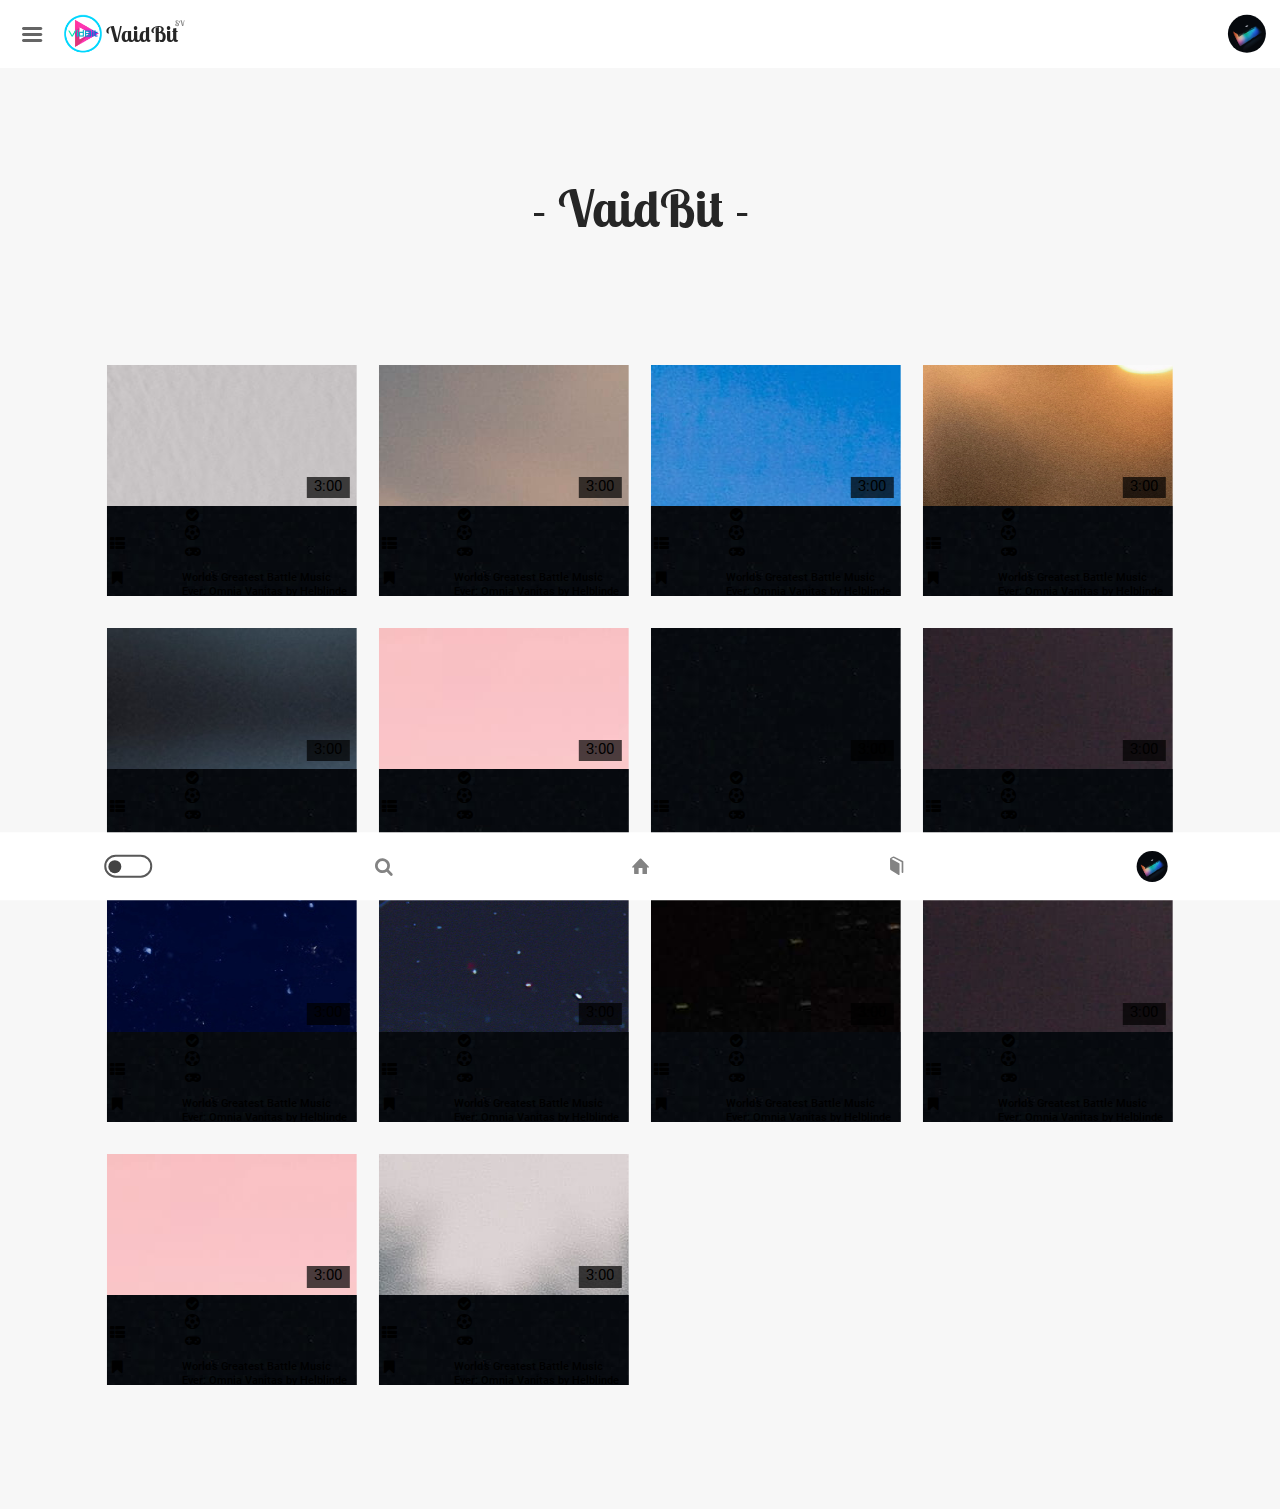
<file: index.html>
<!DOCTYPE html>
<html lang="">
<head>
    
    
    
    
    <title>VaidBit</title>
    
    
    
    
    <meta charset="UTF-8"> <!-- el navegador conocerá la codificación de caracteres utilizada antes de que comience a procesar nada. Por ejemplo, una página HTML5 -->
    <meta name="viewport" content="width=device-width, user-scalable=no, initial-scale=1.0, maximum-scale=1.0, minimum-scale=1.0"> <!--Es una de las etiquetas más representativas de la web móvil, que nos permite configurar cómo debe interpretar una página el navegador web para móviles. -->
	<meta name="description" content="">
    <meta http-equiv="refresh" content="1800"/>
    
    
    <link rel="stylesheet" href="styles/style.css">
    <link rel="stylesheet" href="styles/header.css">
    <link rel="stylesheet" href="styles/footer.css">
    <link rel="stylesheet" href="styles/targeta-videos.css">
    <link rel="stylesheet" href="styles/Fuentes-tipografia.css">
    <link rel="stylesheet" href="styles/Iconos/fontello-7c56770c/css/fontello.css">
    <link rel="stylesheet" href="styles/Iconos/fontello-03212fa1/css/fontello.css">
    <link rel="shortcut icon" href="">
    
    
    
    <script src="scripts/jquery.js"></script>
    
    
    
    
    
    
</head>
<body>
    
    
    
    <header>
        <div class="header">
        
            
            
        </div>
    </header>
    
    
    <div class="banner-anuncio">
        <div class="index-banner-fondo">
               
            <div class="banner-pantalla-text">
                <p>- VaidBit -</p>
            </div>
                
        </div>   
    </div>
    <div class="feed-principal">
        <div class="contenedor-principal-1">
            <div class="contenedor-global insert-targetas">


                <div class="ctvideo">

                            <div class="ctivideo">
                                <a href="usuarios/perfil-00/videos/Prueba-video-1.html">
                                    <div class="set-imagen">
                                        <img src="Imagenes/fondos/general/fondo-blanco-y-madera-con-vela.jpg">
                                    </div>
                                    <div class="set-tiempo">
                                        <p>3:00</p>
                                    </div>
                                </a>    
                            </div>
                            <div class="ctinfovideo">

                                <div class="logo-y-opciones">

                                    <div class="cexterno-logo">
                                        <a href="">
                                            <div class="cinterno-logo">
                                                <img src="Imagenes/Laptop%20mac%20con%20luces.jpg">
                                            </div>
                                        </a>    
                                    </div>
                                    <div class="cexterno-iconos">
                                        <div class="cinterno-iconos agrgar-a-lista">
                                            <label class="icon-th-list"></label>
                                        </div>
                                        <div class="cinterno-iconos agrgar-a-guardados">
                                            <label class="icon-bookmark"></label>
                                        </div>
                                    </div>

                                </div>
                                <div class="informacion">

                                    <div class="ct-vcategoria">
                                        <div class="ctint-vcategoria">

                                            <div class="video-icon-categ categ-certificado">
                                                <label class="icon-ok-circled"></label>
                                            </div>
                                            <div class="video-icon-categ categ-deporte">
                                                <label class="icon-soccer-ball"></label>
                                            </div>
                                            <div class="video-icon-categ categ-videojuegos">
                                                <label class="icon-gamepad"></label>
                                            </div>

                                        </div>
                                    </div>
                                    <div class="ct-vnombre">
                                        <a href="">
                                            <div class="ctint-vnombre">
                                                <p>World's Greatest Battle Music Ever: Omnia Vanitas by Helblinde</p>
                                            </div>
                                        </a>    
                                    </div>
                                    <div class="ct-nombre-usuario">
                                        <a href="">
                                            <div class="ctint-nombre-usuario user-name">
                                                <p>alanhenriquez</p>
                                            </div>
                                        </a>    
                                    </div>
                                    <div class="dec-border"></div>

                                </div>

                            </div>

</div>
                <div class="ctvideo">

                            <div class="ctivideo">
                                <a href="">
                                    <div class="set-imagen">
                                        <img src="Imagenes/fondos/general/bote-en-un-lago-con-una-cuerda-al-atardecer.jpg">
                                    </div>
                                    <div class="set-tiempo">
                                        <p>3:00</p>
                                    </div>
                                </a>    
                            </div>
                            <div class="ctinfovideo">

                                <div class="logo-y-opciones">

                                    <div class="cexterno-logo">
                                        <a href="">
                                            <div class="cinterno-logo">
                                                <img src="Imagenes/Laptop%20mac%20con%20luces.jpg">
                                            </div>
                                        </a>    
                                    </div>
                                    <div class="cexterno-iconos">
                                        <div class="cinterno-iconos agrgar-a-lista">
                                            <label class="icon-th-list"></label>
                                        </div>
                                        <div class="cinterno-iconos agrgar-a-guardados">
                                            <label class="icon-bookmark"></label>
                                        </div>
                                    </div>

                                </div>
                                <div class="informacion">

                                    <div class="ct-vcategoria">
                                        <div class="ctint-vcategoria">

                                            <div class="video-icon-categ categ-certificado">
                                                <label class="icon-ok-circled"></label>
                                            </div>
                                            <div class="video-icon-categ categ-deporte">
                                                <label class="icon-soccer-ball"></label>
                                            </div>
                                            <div class="video-icon-categ categ-videojuegos">
                                                <label class="icon-gamepad"></label>
                                            </div>

                                        </div>
                                    </div>
                                    <div class="ct-vnombre">
                                        <a href="">
                                            <div class="ctint-vnombre">
                                                <p>World's Greatest Battle Music Ever: Omnia Vanitas by Helblinde</p>
                                            </div>
                                        </a>    
                                    </div>
                                    <div class="ct-nombre-usuario">
                                        <a href="">
                                            <div class="ctint-nombre-usuario user-name">
                                                <p>alanhenriquez</p>
                                            </div>
                                        </a>    
                                    </div>
                                    <div class="dec-border"></div>

                                </div>

                            </div>

</div>
                <div class="ctvideo">

                            <div class="ctivideo">
                                <a href="">
                                    <div class="set-imagen">
                                        <img src="Imagenes/piqsels.com-id-sbgkd.jpg">
                                    </div>
                                    <div class="set-tiempo">
                                        <p>3:00</p>
                                    </div>
                                </a>    
                            </div>
                            <div class="ctinfovideo">

                                <div class="logo-y-opciones">

                                    <div class="cexterno-logo">
                                        <a href="">
                                            <div class="cinterno-logo">
                                                <img src="Imagenes/Laptop%20mac%20con%20luces.jpg">
                                            </div>
                                        </a>    
                                    </div>
                                    <div class="cexterno-iconos">
                                        <div class="cinterno-iconos agrgar-a-lista">
                                            <label class="icon-th-list"></label>
                                        </div>
                                        <div class="cinterno-iconos agrgar-a-guardados">
                                            <label class="icon-bookmark"></label>
                                        </div>
                                    </div>

                                </div>
                                <div class="informacion">

                                    <div class="ct-vcategoria">
                                        <div class="ctint-vcategoria">

                                            <div class="video-icon-categ categ-certificado">
                                                <label class="icon-ok-circled"></label>
                                            </div>
                                            <div class="video-icon-categ categ-deporte">
                                                <label class="icon-soccer-ball"></label>
                                            </div>
                                            <div class="video-icon-categ categ-videojuegos">
                                                <label class="icon-gamepad"></label>
                                            </div>

                                        </div>
                                    </div>                                
                                    <div class="ct-vnombre">
                                        <a href="">
                                            <div class="ctint-vnombre">
                                                <p>World's Greatest Battle Music Ever: Omnia Vanitas by Helblinde</p>
                                            </div>
                                        </a>    
                                    </div>
                                    <div class="ct-nombre-usuario">
                                        <a href="">
                                            <div class="ctint-nombre-usuario user-name">
                                                <p>alanhenriquez</p>
                                            </div>
                                        </a>    
                                    </div>
                                    <div class="dec-border"></div>

                                </div>

                            </div>

</div>
                <div class="ctvideo">

                            <div class="ctivideo">
                                <a href="">
                                    <div class="set-imagen">
                                        <img src="Imagenes/piqsels.com-id-jucxs.jpg">
                                    </div>
                                    <div class="set-tiempo">
                                        <p>3:00</p>
                                    </div>
                                </a>    
                            </div>
                            <div class="ctinfovideo">

                                <div class="logo-y-opciones">

                                    <div class="cexterno-logo">
                                        <a href="">
                                            <div class="cinterno-logo">
                                                <img src="Imagenes/Laptop%20mac%20con%20luces.jpg">
                                            </div>
                                        </a>    
                                    </div>
                                    <div class="cexterno-iconos">
                                        <div class="cinterno-iconos agrgar-a-lista">
                                            <label class="icon-th-list"></label>
                                        </div>
                                        <div class="cinterno-iconos agrgar-a-guardados">
                                            <label class="icon-bookmark"></label>
                                        </div>
                                    </div>

                                </div>
                                <div class="informacion">

                                    <div class="ct-vcategoria">
                                        <div class="ctint-vcategoria">

                                            <div class="video-icon-categ categ-certificado">
                                                <label class="icon-ok-circled"></label>
                                            </div>
                                            <div class="video-icon-categ categ-deporte">
                                                <label class="icon-soccer-ball"></label>
                                            </div>
                                            <div class="video-icon-categ categ-videojuegos">
                                                <label class="icon-gamepad"></label>
                                            </div>

                                        </div>
                                    </div> 
                                    <div class="ct-vnombre">
                                        <a href="">
                                            <div class="ctint-vnombre">
                                                <p>World's Greatest Battle Music Ever: Omnia Vanitas by Helblinde</p>
                                            </div>
                                        </a>    
                                    </div>
                                    <div class="ct-nombre-usuario">
                                        <a href="">
                                            <div class="ctint-nombre-usuario user-name">
                                                <p>alanhenriquez</p>
                                            </div>
                                        </a>    
                                    </div>
                                    <div class="dec-border"></div>

                                </div>

                            </div>

</div>
                <div class="ctvideo">

                            <div class="ctivideo">
                                <a href="">
                                    <div class="set-imagen">
                                        <img src="Imagenes/pexels-dennis-perreault-3628818.jpg">
                                    </div>
                                    <div class="set-tiempo">
                                        <p>3:00</p>
                                    </div>
                                </a>    
                            </div>
                            <div class="ctinfovideo">

                                <div class="logo-y-opciones">

                                    <div class="cexterno-logo">
                                        <a href="">
                                            <div class="cinterno-logo">
                                                <img src="Imagenes/Laptop%20mac%20con%20luces.jpg">
                                            </div>
                                        </a>    
                                    </div>
                                    <div class="cexterno-iconos">
                                        <div class="cinterno-iconos agrgar-a-lista">
                                            <label class="icon-th-list"></label>
                                        </div>
                                        <div class="cinterno-iconos agrgar-a-guardados">
                                            <label class="icon-bookmark"></label>
                                        </div>
                                    </div>

                                </div>
                                <div class="informacion">

                                    <div class="ct-vcategoria">
                                        <div class="ctint-vcategoria">

                                            <div class="video-icon-categ categ-certificado">
                                                <label class="icon-ok-circled"></label>
                                            </div>
                                            <div class="video-icon-categ categ-deporte">
                                                <label class="icon-soccer-ball"></label>
                                            </div>
                                            <div class="video-icon-categ categ-videojuegos">
                                                <label class="icon-gamepad"></label>
                                            </div>

                                        </div>
                                    </div> 
                                    <div class="ct-vnombre">
                                        <a href="">
                                            <div class="ctint-vnombre">
                                                <p>World's Greatest Battle Music Ever: Omnia Vanitas by Helblinde</p>
                                            </div>
                                        </a>    
                                    </div>
                                    <div class="ct-nombre-usuario">
                                        <a href="">
                                            <div class="ctint-nombre-usuario user-name">
                                                <p>alanhenriquez</p>
                                            </div>
                                        </a>    
                                    </div>
                                    <div class="dec-border"></div>

                                </div>

                            </div>

</div>
                <div class="ctvideo">

                            <div class="ctivideo">
                                <a href="">
                                    <div class="set-imagen">
                                        <img src="Imagenes/montanas-en-bosque-minimalista-flat_2560x1440_xtrafondos.com.jpg">
                                    </div>
                                    <div class="set-tiempo">
                                        <p>3:00</p>
                                    </div>
                                </a>    
                            </div>
                            <div class="ctinfovideo">

                                <div class="logo-y-opciones">

                                    <div class="cexterno-logo">
                                        <a href="">
                                            <div class="cinterno-logo">
                                                <img src="Imagenes/Laptop%20mac%20con%20luces.jpg">
                                            </div>
                                        </a>    
                                    </div>
                                    <div class="cexterno-iconos">
                                        <div class="cinterno-iconos agrgar-a-lista">
                                            <label class="icon-th-list"></label>
                                        </div>
                                        <div class="cinterno-iconos agrgar-a-guardados">
                                            <label class="icon-bookmark"></label>
                                        </div>
                                    </div>

                                </div>
                                <div class="informacion">

                                    <div class="ct-vcategoria">
                                        <div class="ctint-vcategoria">

                                            <div class="video-icon-categ categ-certificado">
                                                <label class="icon-ok-circled"></label>
                                            </div>
                                            <div class="video-icon-categ categ-deporte">
                                                <label class="icon-soccer-ball"></label>
                                            </div>
                                            <div class="video-icon-categ categ-videojuegos">
                                                <label class="icon-gamepad"></label>
                                            </div>

                                        </div>
                                    </div> 
                                    <div class="ct-vnombre">
                                        <a href="">
                                            <div class="ctint-vnombre">
                                                <p>World's Greatest Battle Music Ever: Omnia Vanitas by Helblinde</p>
                                            </div>
                                        </a>    
                                    </div>
                                    <div class="ct-nombre-usuario">
                                        <a href="">
                                            <div class="ctint-nombre-usuario user-name">
                                                <p>alanhenriquez</p>
                                            </div>
                                        </a>    
                                    </div>
                                    <div class="dec-border"></div>

                                </div>

                            </div>

</div>
                <div class="ctvideo">

                            <div class="ctivideo">
                                <a href="">
                                    <div class="set-imagen">
                                        <img src="Imagenes/Laptop%20mac%20con%20luces.jpg">
                                    </div>
                                    <div class="set-tiempo">
                                        <p>3:00</p>
                                    </div>
                                </a>    
                            </div>
                            <div class="ctinfovideo">

                                <div class="logo-y-opciones">

                                    <div class="cexterno-logo">
                                        <a href="">
                                            <div class="cinterno-logo">
                                                <img src="Imagenes/Laptop%20mac%20con%20luces.jpg">
                                            </div>
                                        </a>    
                                    </div>
                                    <div class="cexterno-iconos">
                                        <div class="cinterno-iconos agrgar-a-lista">
                                            <label class="icon-th-list"></label>
                                        </div>
                                        <div class="cinterno-iconos agrgar-a-guardados">
                                            <label class="icon-bookmark"></label>
                                        </div>
                                    </div>

                                </div>
                                <div class="informacion">

                                    <div class="ct-vcategoria">
                                        <div class="ctint-vcategoria">

                                            <div class="video-icon-categ categ-certificado">
                                                <label class="icon-ok-circled"></label>
                                            </div>
                                            <div class="video-icon-categ categ-deporte">
                                                <label class="icon-soccer-ball"></label>
                                            </div>
                                            <div class="video-icon-categ categ-videojuegos">
                                                <label class="icon-gamepad"></label>
                                            </div>

                                        </div>
                                    </div> 
                                    <div class="ct-vnombre">
                                        <a href="">
                                            <div class="ctint-vnombre">
                                                <p>World's Greatest Battle Music Ever: Omnia Vanitas by Helblinde</p>
                                            </div>
                                        </a>    
                                    </div>
                                    <div class="ct-nombre-usuario">
                                        <a href="">
                                            <div class="ctint-nombre-usuario user-name">
                                                <p>alanhenriquez</p>
                                            </div>
                                        </a>    
                                    </div>
                                    <div class="dec-border"></div>

                                </div>

                            </div>

</div>
                <div class="ctvideo">

                            <div class="ctivideo">
                                <a href="">
                                    <div class="set-imagen">
                                        <img src="Imagenes/Fondo%20de%20playa%20en%20el%20atardecer.jpg">
                                    </div>
                                    <div class="set-tiempo">
                                        <p>3:00</p>
                                    </div>
                                </a>    
                            </div>
                            <div class="ctinfovideo">

                                <div class="logo-y-opciones">

                                    <div class="cexterno-logo">
                                        <a href="">
                                            <div class="cinterno-logo">
                                                <img src="Imagenes/Laptop%20mac%20con%20luces.jpg">
                                            </div>
                                        </a>    
                                    </div>
                                    <div class="cexterno-iconos">
                                        <div class="cinterno-iconos agrgar-a-lista">
                                            <label class="icon-th-list"></label>
                                        </div>
                                        <div class="cinterno-iconos agrgar-a-guardados">
                                            <label class="icon-bookmark"></label>
                                        </div>
                                    </div>

                                </div>
                                <div class="informacion">

                                    <div class="ct-vcategoria">
                                        <div class="ctint-vcategoria">

                                            <div class="video-icon-categ categ-certificado">
                                                <label class="icon-ok-circled"></label>
                                            </div>
                                            <div class="video-icon-categ categ-deporte">
                                                <label class="icon-soccer-ball"></label>
                                            </div>
                                            <div class="video-icon-categ categ-videojuegos">
                                                <label class="icon-gamepad"></label>
                                            </div>

                                        </div>
                                    </div> 
                                    <div class="ct-vnombre">
                                        <a href="">
                                            <div class="ctint-vnombre">
                                                <p>World's Greatest Battle Music Ever: Omnia Vanitas by Helblinde</p>
                                            </div>
                                        </a>    
                                    </div>
                                    <div class="ct-nombre-usuario">
                                        <a href="">
                                            <div class="ctint-nombre-usuario user-name">
                                                <p>alanhenriquez</p>
                                            </div>
                                        </a>    
                                    </div>
                                    <div class="dec-border"></div>

                                </div>

                            </div>

</div>
                <div class="ctvideo">

                            <div class="ctivideo">
                                <a href="">
                                    <div class="set-imagen">
                                        <img src="Imagenes/anime-cometa-en-cielo-anocheciendo_3840x2160_xtrafondos.com.jpg">
                                    </div>
                                    <div class="set-tiempo">
                                        <p>3:00</p>
                                    </div>
                                </a>    
                            </div>
                            <div class="ctinfovideo">

                                <div class="logo-y-opciones">

                                    <div class="cexterno-logo">
                                        <a href="">
                                            <div class="cinterno-logo">
                                                <img src="Imagenes/Laptop%20mac%20con%20luces.jpg">
                                            </div>
                                        </a>    
                                    </div>
                                    <div class="cexterno-iconos">
                                        <div class="cinterno-iconos agrgar-a-lista">
                                            <label class="icon-th-list"></label>
                                        </div>
                                        <div class="cinterno-iconos agrgar-a-guardados">
                                            <label class="icon-bookmark"></label>
                                        </div>
                                    </div>

                                </div>
                                <div class="informacion">

                                    <div class="ct-vcategoria">
                                        <div class="ctint-vcategoria">

                                            <div class="video-icon-categ categ-certificado">
                                                <label class="icon-ok-circled"></label>
                                            </div>
                                            <div class="video-icon-categ categ-deporte">
                                                <label class="icon-soccer-ball"></label>
                                            </div>
                                            <div class="video-icon-categ categ-videojuegos">
                                                <label class="icon-gamepad"></label>
                                            </div>

                                        </div>
                                    </div> 
                                    <div class="ct-vnombre">
                                        <a href="">
                                            <div class="ctint-vnombre">
                                                <p>World's Greatest Battle Music Ever: Omnia Vanitas by Helblinde</p>
                                            </div>
                                        </a>    
                                    </div>
                                    <div class="ct-nombre-usuario">
                                        <a href="">
                                            <div class="ctint-nombre-usuario user-name">
                                                <p>alanhenriquez</p>
                                            </div>
                                        </a>    
                                    </div>
                                    <div class="dec-border"></div>

                                </div>

                            </div>

</div>
                <div class="ctvideo">

                            <div class="ctivideo">
                                <a href="">
                                    <div class="set-imagen">
                                        <img src="Imagenes/fondos/banner-index/chica-mirando-el-espacio_3840x2160_xtrafondos.com.jpg">
                                    </div>
                                    <div class="set-tiempo">
                                        <p>3:00</p>
                                    </div>
                                </a>    
                            </div>
                            <div class="ctinfovideo">

                                <div class="logo-y-opciones">

                                    <div class="cexterno-logo">
                                        <a href="">
                                            <div class="cinterno-logo">
                                                <img src="Imagenes/Laptop%20mac%20con%20luces.jpg">
                                            </div>
                                        </a>    
                                    </div>
                                    <div class="cexterno-iconos">
                                        <div class="cinterno-iconos agrgar-a-lista">
                                            <label class="icon-th-list"></label>
                                        </div>
                                        <div class="cinterno-iconos agrgar-a-guardados">
                                            <label class="icon-bookmark"></label>
                                        </div>
                                    </div>

                                </div>
                                <div class="informacion">

                                    <div class="ct-vcategoria">
                                        <div class="ctint-vcategoria">

                                            <div class="video-icon-categ categ-certificado">
                                                <label class="icon-ok-circled"></label>
                                            </div>
                                            <div class="video-icon-categ categ-deporte">
                                                <label class="icon-soccer-ball"></label>
                                            </div>
                                            <div class="video-icon-categ categ-videojuegos">
                                                <label class="icon-gamepad"></label>
                                            </div>

                                        </div>
                                    </div> 
                                    <div class="ct-vnombre">
                                        <a href="">
                                            <div class="ctint-vnombre">
                                                <p>World's Greatest Battle Music Ever: Omnia Vanitas by Helblinde</p>
                                            </div>
                                        </a>    
                                    </div>
                                    <div class="ct-nombre-usuario">
                                        <a href="">
                                            <div class="ctint-nombre-usuario user-name">
                                                <p>alanhenriquez</p>
                                            </div>
                                        </a>    
                                    </div>
                                    <div class="dec-border"></div>

                                </div>

                            </div>

</div>
                <div class="ctvideo">

                            <div class="ctivideo">
                                <a href="">
                                    <div class="set-imagen">
                                        <img src="Imagenes/fondos/banner-index/pexels-philippe-donn-1169754.jpg">
                                    </div>
                                    <div class="set-tiempo">
                                        <p>3:00</p>
                                    </div>
                                </a>    
                            </div>
                            <div class="ctinfovideo">

                                <div class="logo-y-opciones">

                                    <div class="cexterno-logo">
                                        <a href="">
                                            <div class="cinterno-logo">
                                                <img src="Imagenes/Laptop%20mac%20con%20luces.jpg">
                                            </div>
                                        </a>    
                                    </div>
                                    <div class="cexterno-iconos">
                                        <div class="cinterno-iconos agrgar-a-lista">
                                            <label class="icon-th-list"></label>
                                        </div>
                                        <div class="cinterno-iconos agrgar-a-guardados">
                                            <label class="icon-bookmark"></label>
                                        </div>
                                    </div>

                                </div>
                                <div class="informacion">

                                    <div class="ct-vcategoria">
                                        <div class="ctint-vcategoria">

                                            <div class="video-icon-categ categ-certificado">
                                                <label class="icon-ok-circled"></label>
                                            </div>
                                            <div class="video-icon-categ categ-deporte">
                                                <label class="icon-soccer-ball"></label>
                                            </div>
                                            <div class="video-icon-categ categ-videojuegos">
                                                <label class="icon-gamepad"></label>
                                            </div>

                                        </div>
                                    </div> 
                                    <div class="ct-vnombre">
                                        <a href="">
                                            <div class="ctint-vnombre">
                                                <p>World's Greatest Battle Music Ever: Omnia Vanitas by Helblinde</p>
                                            </div>
                                        </a>    
                                    </div>
                                    <div class="ct-nombre-usuario">
                                        <a href="">
                                            <div class="ctint-nombre-usuario user-name">
                                                <p>alanhenriquez</p>
                                            </div>
                                        </a>    
                                    </div>
                                    <div class="dec-border"></div>

                                </div>

                            </div>

</div>
                <div class="ctvideo">

                            <div class="ctivideo">
                                <a href="">
                                    <div class="set-imagen">
                                        <img src="Imagenes/Fondo%20de%20playa%20en%20el%20atardecer.jpg">
                                    </div>
                                    <div class="set-tiempo">
                                        <p>3:00</p>
                                    </div>
                                </a>    
                            </div>
                            <div class="ctinfovideo">

                                <div class="logo-y-opciones">

                                    <div class="cexterno-logo">
                                        <a href="">
                                            <div class="cinterno-logo">
                                                <img src="Imagenes/Laptop%20mac%20con%20luces.jpg">
                                            </div>
                                        </a>    
                                    </div>
                                    <div class="cexterno-iconos">
                                        <div class="cinterno-iconos agrgar-a-lista">
                                            <label class="icon-th-list"></label>
                                        </div>
                                        <div class="cinterno-iconos agrgar-a-guardados">
                                            <label class="icon-bookmark"></label>
                                        </div>
                                    </div>

                                </div>
                                <div class="informacion">

                                    <div class="ct-vcategoria">
                                        <div class="ctint-vcategoria">

                                            <div class="video-icon-categ categ-certificado">
                                                <label class="icon-ok-circled"></label>
                                            </div>
                                            <div class="video-icon-categ categ-deporte">
                                                <label class="icon-soccer-ball"></label>
                                            </div>
                                            <div class="video-icon-categ categ-videojuegos">
                                                <label class="icon-gamepad"></label>
                                            </div>

                                        </div>
                                    </div> 
                                    <div class="ct-vnombre">
                                        <a href="">
                                            <div class="ctint-vnombre">
                                                <p>World's Greatest Battle Music Ever: Omnia Vanitas by Helblinde</p>
                                            </div>
                                        </a>    
                                    </div>
                                    <div class="ct-nombre-usuario">
                                        <a href="">
                                            <div class="ctint-nombre-usuario user-name">
                                                <p>alanhenriquez</p>
                                            </div>
                                        </a>    
                                    </div>
                                    <div class="dec-border"></div>

                                </div>

                            </div>

</div>
                <div class="ctvideo">

                            <div class="ctivideo">
                                <a href="">
                                    <div class="set-imagen">
                                        <img src="Imagenes/montanas-en-bosque-minimalista-flat_2560x1440_xtrafondos.com.jpg">
                                    </div>
                                    <div class="set-tiempo">
                                        <p>3:00</p>
                                    </div>
                                </a>    
                            </div>
                            <div class="ctinfovideo">

                                <div class="logo-y-opciones">

                                    <div class="cexterno-logo">
                                        <a href="">
                                            <div class="cinterno-logo">
                                                <img src="Imagenes/Laptop%20mac%20con%20luces.jpg">
                                            </div>
                                        </a>    
                                    </div>
                                    <div class="cexterno-iconos">
                                        <div class="cinterno-iconos agrgar-a-lista">
                                            <label class="icon-th-list"></label>
                                        </div>
                                        <div class="cinterno-iconos agrgar-a-guardados">
                                            <label class="icon-bookmark"></label>
                                        </div>
                                    </div>

                                </div>
                                <div class="informacion">

                                    <div class="ct-vcategoria">
                                        <div class="ctint-vcategoria">

                                            <div class="video-icon-categ categ-certificado">
                                                <label class="icon-ok-circled"></label>
                                            </div>
                                            <div class="video-icon-categ categ-deporte">
                                                <label class="icon-soccer-ball"></label>
                                            </div>
                                            <div class="video-icon-categ categ-videojuegos">
                                                <label class="icon-gamepad"></label>
                                            </div>

                                        </div>
                                    </div> 
                                    <div class="ct-vnombre">
                                        <a href="">
                                            <div class="ctint-vnombre">
                                                <p>World's Greatest Battle Music Ever: Omnia Vanitas by Helblinde</p>
                                            </div>
                                        </a>    
                                    </div>
                                    <div class="ct-nombre-usuario">
                                        <a href="">
                                            <div class="ctint-nombre-usuario user-name">
                                                <p>alanhenriquez</p>
                                            </div>
                                        </a>    
                                    </div>
                                    <div class="dec-border"></div>

                                </div>

                            </div>

</div>
                <div class="ctvideo">

                            <div class="ctivideo">
                                <a href="">
                                    <div class="set-imagen">
                                        <img src="Imagenes/fondos/buscador/mujer-arrecostada-en-arbol.jpg">
                                    </div>
                                    <div class="set-tiempo">
                                        <p>3:00</p>
                                    </div>
                                </a>    
                            </div>
                            <div class="ctinfovideo">

                                <div class="logo-y-opciones">

                                    <div class="cexterno-logo">
                                        <a href="">
                                            <div class="cinterno-logo">
                                                <img src="Imagenes/Laptop%20mac%20con%20luces.jpg">
                                            </div>
                                        </a>    
                                    </div>
                                    <div class="cexterno-iconos">
                                        <div class="cinterno-iconos agrgar-a-lista">
                                            <label class="icon-th-list"></label>
                                        </div>
                                        <div class="cinterno-iconos agrgar-a-guardados">
                                            <label class="icon-bookmark"></label>
                                        </div>
                                    </div>

                                </div>
                                <div class="informacion">

                                    <div class="ct-vcategoria">
                                        <div class="ctint-vcategoria">

                                            <div class="video-icon-categ categ-certificado">
                                                <label class="icon-ok-circled"></label>
                                            </div>
                                            <div class="video-icon-categ categ-deporte">
                                                <label class="icon-soccer-ball"></label>
                                            </div>
                                            <div class="video-icon-categ categ-videojuegos">
                                                <label class="icon-gamepad"></label>
                                            </div>

                                        </div>
                                    </div> 
                                    <div class="ct-vnombre">
                                        <a href="">
                                            <div class="ctint-vnombre">
                                                <p>World's Greatest Battle Music Ever: Omnia Vanitas by Helblinde</p>
                                            </div>
                                        </a>    
                                    </div>
                                    <div class="ct-nombre-usuario">
                                        <a href="">
                                            <div class="ctint-nombre-usuario user-name">
                                                <p>alanhenriquez</p>
                                            </div>
                                        </a>    
                                    </div>
                                    <div class="dec-border"></div>

                                </div>

                            </div>

</div>


            </div>
        </div>    
    </div>
    
    
    <footer>
        
    </footer>
    
    
    
    
    
    
    
    
    
    
    
    
    <script src="scripts/modo-dia-y-noche.js"></script>
    <script src="scripts/header.js"></script>
    <script src="scripts/footer.js"></script>
    <script src="script.js"></script>
    <script src="scripts/lazy-loading-imagenes.js"></script>
    
    
    
</body>
</html>
</file>
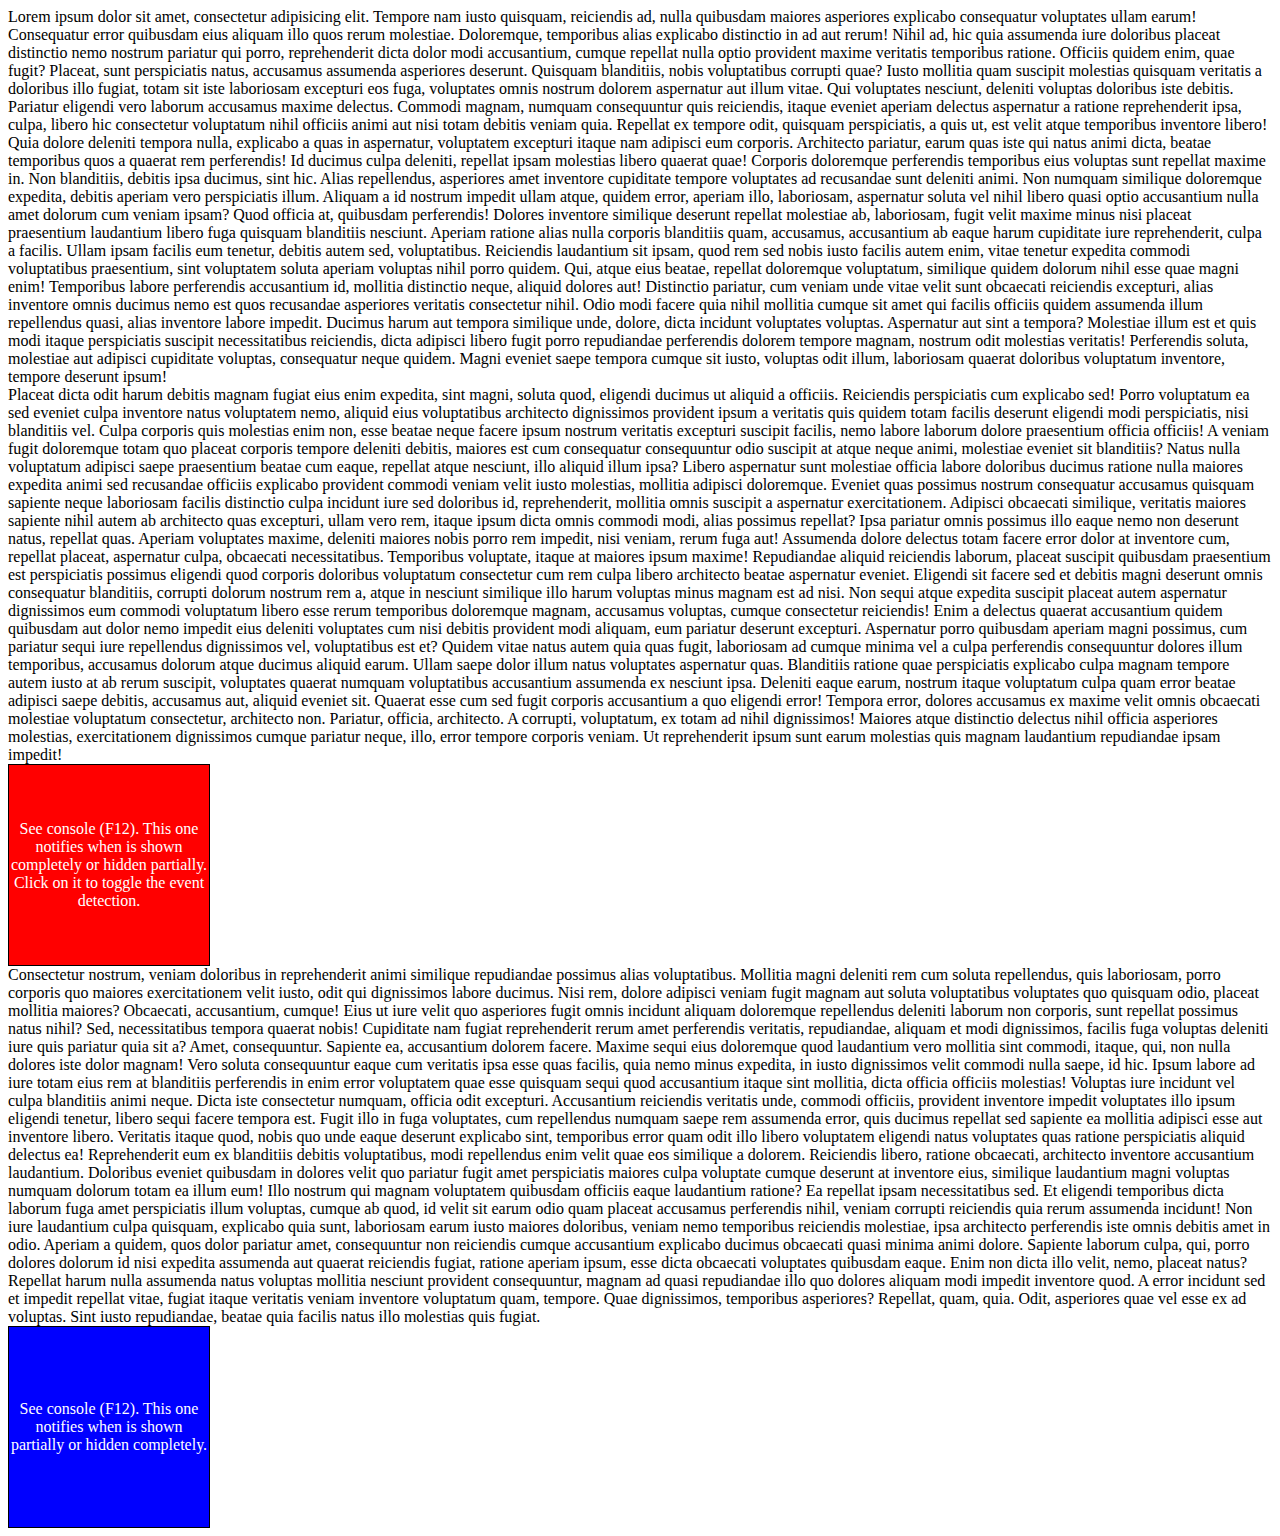
<file: analizar/visibilityEvents.js-master/test.html>
<!DOCTYPE html>
<html lang="en">
<head>
    <meta charset="UTF-8">
    <title>Element visibility detection test</title>
    <style type="text/css">
        .box {
            border: 1px solid black;
            width:200px;
            height:200px;
            display: table-cell;
            vertical-align: middle;
            text-align: center;
            color: white;
        }

        .red {
            background-color: red;
        }

        .blue {
            background-color: blue;
        }
    </style>
    <script src="visibilityEvents.js"></script>
</head>
<body>
    <div>Lorem ipsum dolor sit amet, consectetur adipisicing elit. Tempore nam iusto quisquam, reiciendis ad, nulla quibusdam maiores asperiores explicabo consequatur voluptates ullam earum! Consequatur error quibusdam eius aliquam illo quos rerum molestiae. Doloremque, temporibus alias explicabo distinctio in ad aut rerum! Nihil ad, hic quia assumenda iure doloribus placeat distinctio nemo nostrum pariatur qui porro, reprehenderit dicta dolor modi accusantium, cumque repellat nulla optio provident maxime veritatis temporibus ratione. Officiis quidem enim, quae fugit? Placeat, sunt perspiciatis natus, accusamus assumenda asperiores deserunt. Quisquam blanditiis, nobis voluptatibus corrupti quae? Iusto mollitia quam suscipit molestias quisquam veritatis a doloribus illo fugiat, totam sit iste laboriosam excepturi eos fuga, voluptates omnis nostrum dolorem aspernatur aut illum vitae. Qui voluptates nesciunt, deleniti voluptas doloribus iste debitis. Pariatur eligendi vero laborum accusamus maxime delectus. Commodi magnam, numquam consequuntur quis reiciendis, itaque eveniet aperiam delectus aspernatur a ratione reprehenderit ipsa, culpa, libero hic consectetur voluptatum nihil officiis animi aut nisi totam debitis veniam quia. Repellat ex tempore odit, quisquam perspiciatis, a quis ut, est velit atque temporibus inventore libero! Quia dolore deleniti tempora nulla, explicabo a quas in aspernatur, voluptatem excepturi itaque nam adipisci eum corporis. Architecto pariatur, earum quas iste qui natus animi dicta, beatae temporibus quos a quaerat rem perferendis! Id ducimus culpa deleniti, repellat ipsam molestias libero quaerat quae! Corporis doloremque perferendis temporibus eius voluptas sunt repellat maxime in. Non blanditiis, debitis ipsa ducimus, sint hic. Alias repellendus, asperiores amet inventore cupiditate tempore voluptates ad recusandae sunt deleniti animi. Non numquam similique doloremque expedita, debitis aperiam vero perspiciatis illum. Aliquam a id nostrum impedit ullam atque, quidem error, aperiam illo, laboriosam, aspernatur soluta vel nihil libero quasi optio accusantium nulla amet dolorum cum veniam ipsam? Quod officia at, quibusdam perferendis! Dolores inventore similique deserunt repellat molestiae ab, laboriosam, fugit velit maxime minus nisi placeat praesentium laudantium libero fuga quisquam blanditiis nesciunt. Aperiam ratione alias nulla corporis blanditiis quam, accusamus, accusantium ab eaque harum cupiditate iure reprehenderit, culpa a facilis. Ullam ipsam facilis eum tenetur, debitis autem sed, voluptatibus. Reiciendis laudantium sit ipsam, quod rem sed nobis iusto facilis autem enim, vitae tenetur expedita commodi voluptatibus praesentium, sint voluptatem soluta aperiam voluptas nihil porro quidem. Qui, atque eius beatae, repellat doloremque voluptatum, similique quidem dolorum nihil esse quae magni enim! Temporibus labore perferendis accusantium id, mollitia distinctio neque, aliquid dolores aut! Distinctio pariatur, cum veniam unde vitae velit sunt obcaecati reiciendis excepturi, alias inventore omnis ducimus nemo est quos recusandae asperiores veritatis consectetur nihil. Odio modi facere quia nihil mollitia cumque sit amet qui facilis officiis quidem assumenda illum repellendus quasi, alias inventore labore impedit. Ducimus harum aut tempora similique unde, dolore, dicta incidunt voluptates voluptas. Aspernatur aut sint a tempora? Molestiae illum est et quis modi itaque perspiciatis suscipit necessitatibus reiciendis, dicta adipisci libero fugit porro repudiandae perferendis dolorem tempore magnam, nostrum odit molestias veritatis! Perferendis soluta, molestiae aut adipisci cupiditate voluptas, consequatur neque quidem. Magni eveniet saepe tempora cumque sit iusto, voluptas odit illum, laboriosam quaerat doloribus voluptatum inventore, tempore deserunt ipsum!</div>
    <div>Placeat dicta odit harum debitis magnam fugiat eius enim expedita, sint magni, soluta quod, eligendi ducimus ut aliquid a officiis. Reiciendis perspiciatis cum explicabo sed! Porro voluptatum ea sed eveniet culpa inventore natus voluptatem nemo, aliquid eius voluptatibus architecto dignissimos provident ipsum a veritatis quis quidem totam facilis deserunt eligendi modi perspiciatis, nisi blanditiis vel. Culpa corporis quis molestias enim non, esse beatae neque facere ipsum nostrum veritatis excepturi suscipit facilis, nemo labore laborum dolore praesentium officia officiis! A veniam fugit doloremque totam quo placeat corporis tempore deleniti debitis, maiores est cum consequatur consequuntur odio suscipit at atque neque animi, molestiae eveniet sit blanditiis? Natus nulla voluptatum adipisci saepe praesentium beatae cum eaque, repellat atque nesciunt, illo aliquid illum ipsa? Libero aspernatur sunt molestiae officia labore doloribus ducimus ratione nulla maiores expedita animi sed recusandae officiis explicabo provident commodi veniam velit iusto molestias, mollitia adipisci doloremque. Eveniet quas possimus nostrum consequatur accusamus quisquam sapiente neque laboriosam facilis distinctio culpa incidunt iure sed doloribus id, reprehenderit, mollitia omnis suscipit a aspernatur exercitationem. Adipisci obcaecati similique, veritatis maiores sapiente nihil autem ab architecto quas excepturi, ullam vero rem, itaque ipsum dicta omnis commodi modi, alias possimus repellat? Ipsa pariatur omnis possimus illo eaque nemo non deserunt natus, repellat quas. Aperiam voluptates maxime, deleniti maiores nobis porro rem impedit, nisi veniam, rerum fuga aut! Assumenda dolore delectus totam facere error dolor at inventore cum, repellat placeat, aspernatur culpa, obcaecati necessitatibus. Temporibus voluptate, itaque at maiores ipsum maxime! Repudiandae aliquid reiciendis laborum, placeat suscipit quibusdam praesentium est perspiciatis possimus eligendi quod corporis doloribus voluptatum consectetur cum rem culpa libero architecto beatae aspernatur eveniet. Eligendi sit facere sed et debitis magni deserunt omnis consequatur blanditiis, corrupti dolorum nostrum rem a, atque in nesciunt similique illo harum voluptas minus magnam est ad nisi. Non sequi atque expedita suscipit placeat autem aspernatur dignissimos eum commodi voluptatum libero esse rerum temporibus doloremque magnam, accusamus voluptas, cumque consectetur reiciendis! Enim a delectus quaerat accusantium quidem quibusdam aut dolor nemo impedit eius deleniti voluptates cum nisi debitis provident modi aliquam, eum pariatur deserunt excepturi. Aspernatur porro quibusdam aperiam magni possimus, cum pariatur sequi iure repellendus dignissimos vel, voluptatibus est et? Quidem vitae natus autem quia quas fugit, laboriosam ad cumque minima vel a culpa perferendis consequuntur dolores illum temporibus, accusamus dolorum atque ducimus aliquid earum. Ullam saepe dolor illum natus voluptates aspernatur quas. Blanditiis ratione quae perspiciatis explicabo culpa magnam tempore autem iusto at ab rerum suscipit, voluptates quaerat numquam voluptatibus accusantium assumenda ex nesciunt ipsa. Deleniti eaque earum, nostrum itaque voluptatum culpa quam error beatae adipisci saepe debitis, accusamus aut, aliquid eveniet sit. Quaerat esse cum sed fugit corporis accusantium a quo eligendi error! Tempora error, dolores accusamus ex maxime velit omnis obcaecati molestiae voluptatum consectetur, architecto non. Pariatur, officia, architecto. A corrupti, voluptatum, ex totam ad nihil dignissimos! Maiores atque distinctio delectus nihil officia asperiores molestias, exercitationem dignissimos cumque pariatur neque, illo, error tempore corporis veniam. Ut reprehenderit ipsum sunt earum molestias quis magnam laudantium repudiandae ipsam impedit!</div>

    <div id="myBox" class="box red">See console (F12). This one notifies when is shown completely or hidden partially. Click on it to toggle the event detection.</div>

    <div>Consectetur nostrum, veniam doloribus in reprehenderit animi similique repudiandae possimus alias voluptatibus. Mollitia magni deleniti rem cum soluta repellendus, quis laboriosam, porro corporis quo maiores exercitationem velit iusto, odit qui dignissimos labore ducimus. Nisi rem, dolore adipisci veniam fugit magnam aut soluta voluptatibus voluptates quo quisquam odio, placeat mollitia maiores? Obcaecati, accusantium, cumque! Eius ut iure velit quo asperiores fugit omnis incidunt aliquam doloremque repellendus deleniti laborum non corporis, sunt repellat possimus natus nihil? Sed, necessitatibus tempora quaerat nobis! Cupiditate nam fugiat reprehenderit rerum amet perferendis veritatis, repudiandae, aliquam et modi dignissimos, facilis fuga voluptas deleniti iure quis pariatur quia sit a? Amet, consequuntur. Sapiente ea, accusantium dolorem facere. Maxime sequi eius doloremque quod laudantium vero mollitia sint commodi, itaque, qui, non nulla dolores iste dolor magnam! Vero soluta consequuntur eaque cum veritatis ipsa esse quas facilis, quia nemo minus expedita, in iusto dignissimos velit commodi nulla saepe, id hic. Ipsum labore ad iure totam eius rem at blanditiis perferendis in enim error voluptatem quae esse quisquam sequi quod accusantium itaque sint mollitia, dicta officia officiis molestias! Voluptas iure incidunt vel culpa blanditiis animi neque. Dicta iste consectetur numquam, officia odit excepturi. Accusantium reiciendis veritatis unde, commodi officiis, provident inventore impedit voluptates illo ipsum eligendi tenetur, libero sequi facere tempora est. Fugit illo in fuga voluptates, cum repellendus numquam saepe rem assumenda error, quis ducimus repellat sed sapiente ea mollitia adipisci esse aut inventore libero. Veritatis itaque quod, nobis quo unde eaque deserunt explicabo sint, temporibus error quam odit illo libero voluptatem eligendi natus voluptates quas ratione perspiciatis aliquid delectus ea! Reprehenderit eum ex blanditiis debitis voluptatibus, modi repellendus enim velit quae eos similique a dolorem. Reiciendis libero, ratione obcaecati, architecto inventore accusantium laudantium. Doloribus eveniet quibusdam in dolores velit quo pariatur fugit amet perspiciatis maiores culpa voluptate cumque deserunt at inventore eius, similique laudantium magni voluptas numquam dolorum totam ea illum eum! Illo nostrum qui magnam voluptatem quibusdam officiis eaque laudantium ratione? Ea repellat ipsam necessitatibus sed. Et eligendi temporibus dicta laborum fuga amet perspiciatis illum voluptas, cumque ab quod, id velit sit earum odio quam placeat accusamus perferendis nihil, veniam corrupti reiciendis quia rerum assumenda incidunt! Non iure laudantium culpa quisquam, explicabo quia sunt, laboriosam earum iusto maiores doloribus, veniam nemo temporibus reiciendis molestiae, ipsa architecto perferendis iste omnis debitis amet in odio. Aperiam a quidem, quos dolor pariatur amet, consequuntur non reiciendis cumque accusantium explicabo ducimus obcaecati quasi minima animi dolore. Sapiente laborum culpa, qui, porro dolores dolorum id nisi expedita assumenda aut quaerat reiciendis fugiat, ratione aperiam ipsum, esse dicta obcaecati voluptates quibusdam eaque. Enim non dicta illo velit, nemo, placeat natus? Repellat harum nulla assumenda natus voluptas mollitia nesciunt provident consequuntur, magnam ad quasi repudiandae illo quo dolores aliquam modi impedit inventore quod. A error incidunt sed et impedit repellat vitae, fugiat itaque veritatis veniam inventore voluptatum quam, tempore. Quae dignissimos, temporibus asperiores? Repellat, quam, quia. Odit, asperiores quae vel esse ex ad voluptas. Sint iusto repudiandae, beatae quia facilis natus illo molestias quis fugiat.</div>

    <div id="myOtherBox" class="box blue">See console (F12). This one notifies when is shown partially or hidden completely.</div>

<script>
    var myDiv = document.getElementById("myBox");
    var myOtherDiv = document.getElementById("myOtherBox");

    function logVisibilityInEvent(ev){
        console.log("Event: %s for %s. Visibility state: %s", ev.type, ev.target.id, ev.detail.visible);
    }

    function logVisibilityInEvent2(ev){
        console.log("#2 Event: %s for %s. Visibility state: %s", ev.type, ev.target.id, ev.detail.visible);
    }

    myDiv.addEventListener('show', logVisibilityInEvent);
    myDiv.addEventListener('show', logVisibilityInEvent2);
    myDiv.addEventListener('hidepart', logVisibilityInEvent);
    myOtherDiv.addEventListener('showpart', logVisibilityInEvent);
    myOtherDiv.addEventListener('hide', logVisibilityInEvent);

    var show1Enabled = true;
    myDiv.addEventListener('click', function() {
        if (show1Enabled)
            myDiv.removeEventListener('show', logVisibilityInEvent);
        else
            myDiv.addEventListener('show', logVisibilityInEvent);

        show1Enabled = !show1Enabled;
        console.log('log1 enabled:' + show1Enabled);
    });


</script>

</body>
</html>
</file>
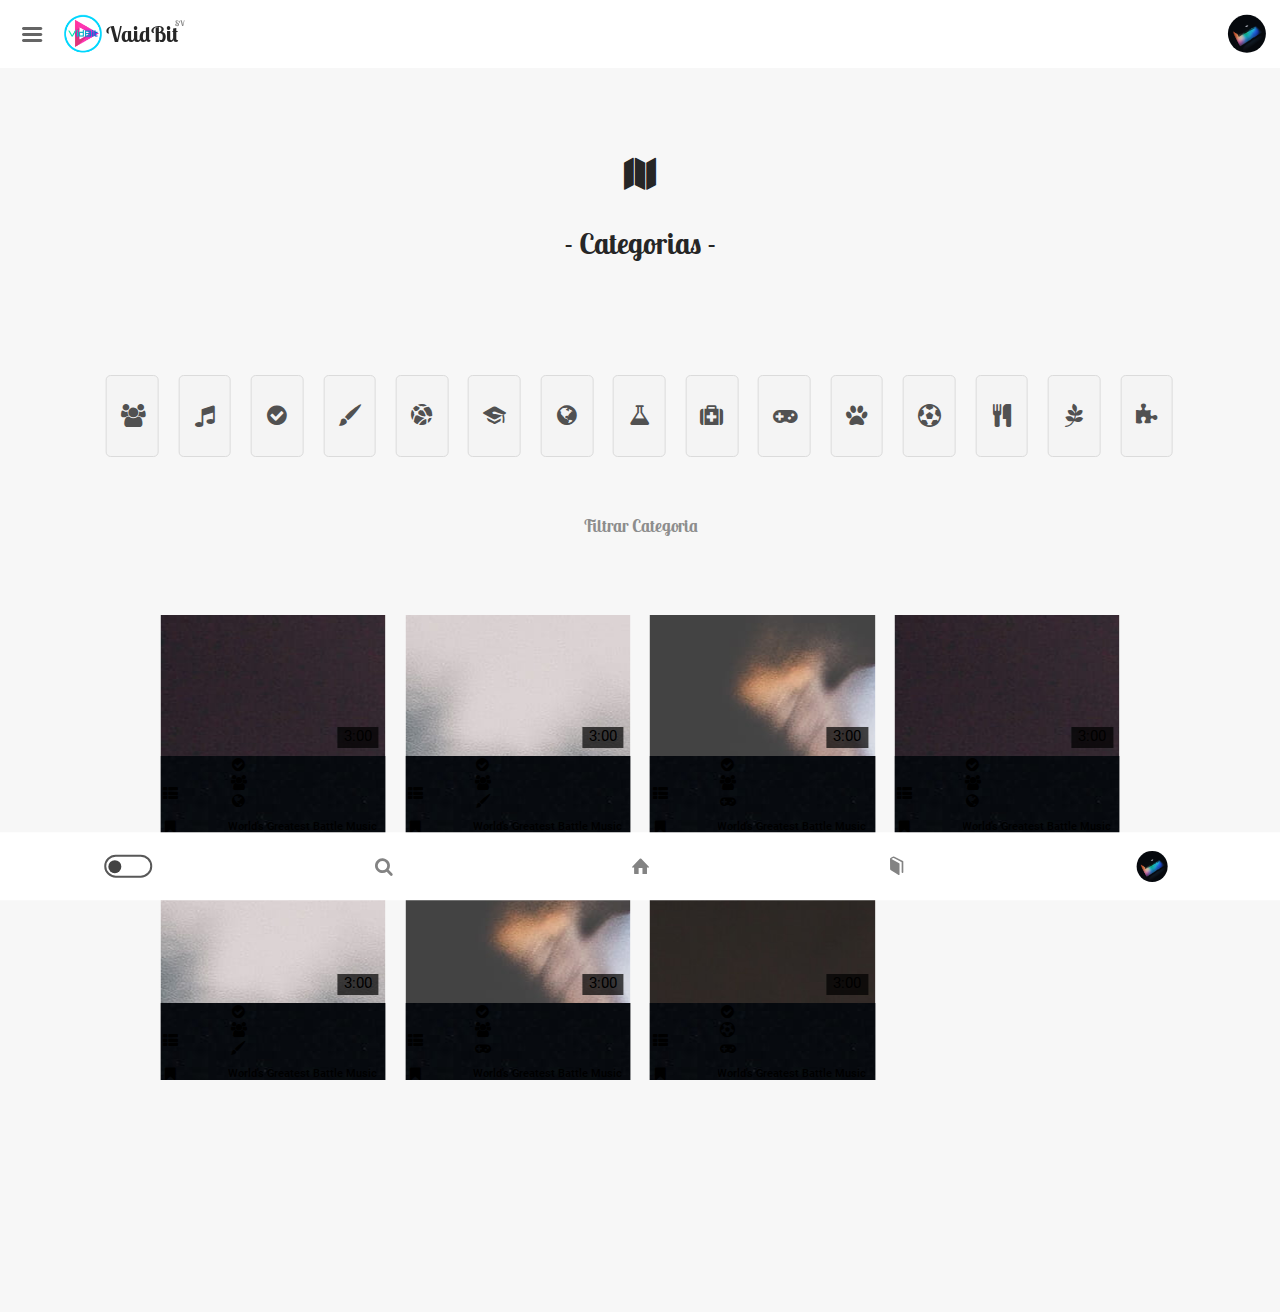
<file: servicios/categorias/categorias.html>
<!DOCTYPE html>
<html lang="">
<head>
    
    
    
    
    <title>VaidBit - Categorias</title>
    
    
    
    
    <meta charset="UTF-8"> <!-- el navegador conocerá la codificación de caracteres utilizada antes de que comience a procesar nada. Por ejemplo, una página HTML5 -->
    <meta name="viewport" content="width=device-width, user-scalable=no, initial-scale=1.0, maximum-scale=1.0, minimum-scale=1.0"> <!--Es una de las etiquetas más representativas de la web móvil, que nos permite configurar cómo debe interpretar una página el navegador web para móviles. -->
	<meta name="description" content="">
    
    
    <link rel="stylesheet" href="../../styles/categorias.css">
    <link rel="stylesheet" href="../../styles/header.css">
    <link rel="stylesheet" href="../../styles/footer.css">
    <link rel="stylesheet" href="../../styles/Fuentes-tipografia.css">
    <link rel="stylesheet" href="../../styles/Iconos/fontello-7c56770c/css/fontello.css">
    <link rel="stylesheet" href="../../styles/Iconos/fontello-03212fa1/css/fontello.css">
    <link rel="stylesheet" href="../../styles/targeta-videos.css">
    <link rel="shortcut icon" href="">
    
    
    
    <script src="../../scripts/jquery.js"></script>
    
    
    
    
    
    
</head>
<body>
    
    
    <header>
        <div class="header">
        
            
            
        </div>
    </header>
    <div class="contenedor-categorias">
        
        <div class="header-categorias">
            <div class="contenedor-icono">
                <div class="icono">
                    <label class="icon-map"></label>
                </div>
                <div class="texto">
                    <p>- Categorias -</p>
                </div>
            </div>
        </div>
        <div class="categ-body">
            <div class="categ-icons-espace">
				
				
				
				
				<div class="ajuste-space">
					<div class="categ-tageta categ-todo-publico">
						<div class="categ-icon">
							<label class="icon-users"></label>
						</div>
					</div>
					<div class="categ-indicador">
						<div class="categ-circulo">
							<div class="circulo"></div>
						</div>
					</div>
				</div>
				<div class="ajuste-space">
					<div class="categ-tageta categ-musica">
						<div class="categ-icon">
							<label class="icon-music"></label>
						</div>
					</div>
					<div class="categ-indicador">
						<div class="categ-circulo">
							<div class="circulo"></div>
						</div>
					</div>
				</div>
				<div class="ajuste-space">
					<div class="categ-tageta categ-certificado">
						<div class="categ-icon">
							<label class="icon-ok-circled"></label>
						</div>
					</div>
					<div class="categ-indicador">
						<div class="categ-circulo">
							<div class="circulo"></div>
						</div>
					</div>
				</div>
				<div class="ajuste-space">
					<div class="categ-tageta categ-arte">
						<div class="categ-icon">
							<label class="icon-brush-1"></label>
						</div>
					</div>
					<div class="categ-indicador">
						<div class="categ-circulo">
							<div class="circulo"></div>
						</div>
					</div>
				</div>
				<div class="ajuste-space">
					<div class="categ-tageta categ-informatica">
						<div class="categ-icon">
							<label class="icon-network"></label>
						</div>
					</div>
					<div class="categ-indicador">
						<div class="categ-circulo">
							<div class="circulo"></div>
						</div>
					</div>
				</div>
				<div class="ajuste-space">
					<div class="categ-tageta categ-educacion">
						<div class="categ-icon">
							<label class="icon-graduation-cap-1"></label>
						</div>
					</div>
					<div class="categ-indicador">
						<div class="categ-circulo">
							<div class="circulo"></div>
						</div>
					</div>
				</div>
				<div class="ajuste-space">
					<div class="categ-tageta categ-turismo">
						<div class="categ-icon">
							<label class="icon-globe"></label>
						</div>
					</div>
					<div class="categ-indicador">
						<div class="categ-circulo">
							<div class="circulo"></div>
						</div>
					</div>
				</div>
				<div class="ajuste-space">
					<div class="categ-tageta categ-ciencia">
						<div class="categ-icon">
							<label class="icon-beaker"></label>
						</div>
					</div>
					<div class="categ-indicador">
						<div class="categ-circulo">
							<div class="circulo"></div>
						</div>
					</div>
				</div>
				<div class="ajuste-space">
					<div class="categ-tageta categ-medicina">
						<div class="categ-icon">
							<label class="icon-medkit"></label>
						</div>
					</div>
					<div class="categ-indicador">
						<div class="categ-circulo">
							<div class="circulo"></div>
						</div>
					</div>
				</div>
				<div class="ajuste-space">
					<div class="categ-tageta categ-videojuegos">
						<div class="categ-icon">
							<label class="icon-gamepad"></label>
						</div>
					</div>
					<div class="categ-indicador">
						<div class="categ-circulo">
							<div class="circulo"></div>
						</div>
					</div>
				</div>
				<div class="ajuste-space">
					<div class="categ-tageta categ-mascotas">
						<div class="categ-icon">
							<label class="icon-paw"></label>
						</div>
					</div>
					<div class="categ-indicador">
						<div class="categ-circulo">
							<div class="circulo"></div>
						</div>
					</div>
				</div>
				<div class="ajuste-space">
					<div class="categ-tageta categ-deporte">
						<div class="categ-icon">
							<label class="icon-soccer-ball"></label>
						</div>
					</div>
					<div class="categ-indicador">
						<div class="categ-circulo">
							<div class="circulo"></div>
						</div>
					</div>
				</div>
				<div class="ajuste-space">
					<div class="categ-tageta categ-comida">
						<div class="categ-icon">
							<label class="icon-food"></label>
						</div>
					</div>
					<div class="categ-indicador">
						<div class="categ-circulo">
							<div class="circulo"></div>
						</div>
					</div>
				</div>
				<div class="ajuste-space">
					<div class="categ-tageta categ-naturaleza">
						<div class="categ-icon">
							<label class="icon-pagelines"></label>
						</div>
					</div>
					<div class="categ-indicador">
						<div class="categ-circulo">
							<div class="circulo"></div>
						</div>
					</div>
				</div>
				<div class="ajuste-space">
					<div class="categ-tageta categ-infantil">
						<div class="categ-icon">
							<label class="icon-puzzle"></label>
						</div>
					</div>
					<div class="categ-indicador">
						<div class="categ-circulo">
							<div class="circulo"></div>
						</div>
					</div>
				</div>
            
				
				
				
            </div>
			<div class="set-nombre-seleccion">
                
                
                
                <div class="ajustar-centro">
                    <p>Filtrar Categoria</p>
                </div>
                
                
                
            </div>
			
        </div>
        <div class="categ-body-principal">
			<div class="ccateg-b-prin-videos">
                <div class="contenedor-global insert-targetas">


                    <div class="ctvideo">

                        <div class="ctivideo">
                            <a href="">
                                <div class="set-imagen">
                                    <img class="lazy" data-original="../../Imagenes/Fondo%20de%20playa%20en%20el%20atardecer.jpg" src="../../Imagenes/Fondo%20de%20playa%20en%20el%20atardecer.jpg" alt="Imagen">
                                </div>
                                <div class="set-tiempo">
                                    <p>3:00</p>
                                </div>
                            </a>    
                        </div>
                        <div class="ctinfovideo">

                            <div class="logo-y-opciones">

                                <div class="cexterno-logo">
                                    <a href="">
                                        <div class="cinterno-logo">
                                            <img class="lazy" data-original="../../Imagenes/Laptop%20mac%20con%20luces.jpg" src="../../Imagenes/Laptop%20mac%20con%20luces.jpg" alt="logo">
                                        </div>
                                    </a>    
                                </div>
                                <div class="cexterno-iconos">
                                    <div class="cinterno-iconos agrgar-a-lista">
                                        <label class="icon-th-list"></label>
                                    </div>
                                    <div class="cinterno-iconos agrgar-a-guardados">
                                        <label class="icon-bookmark"></label>
                                    </div>
                                </div>

                            </div>
                            <div class="informacion">

                                <div class="ct-vcategoria">
                                    <div class="ctint-vcategoria">

                                        <div class="video-icon-categ categ-certificado">
                                            <label class="icon-ok-circled"></label>
                                        </div>
                                        <div class="video-icon-categ categ-todo-publico">
                                            <label class="icon-users"></label>
                                        </div>
                                        <div class="video-icon-categ categ-turismo">
                                            <label class="icon-globe"></label>
                                        </div>

                                    </div>
                                </div>
                                <div class="ct-vnombre">
                                    <a href="">
                                        <div class="ctint-vnombre">
                                            <p>World's Greatest Battle Music Ever: Omnia Vanitas by Helblinde</p>
                                        </div>
                                    </a>    
                                </div>
                                <div class="ct-nombre-usuario">
                                    <a href="">
                                        <div class="ctint-nombre-usuario user-name">
                                            <p>alanhenriquez</p>
                                        </div>
                                    </a>    
                                </div>
                                <div class="dec-border"></div>

                            </div>

                        </div>

</div>
                    <div class="ctvideo">

                        <div class="ctivideo">
                            <a href="">
                                <div class="set-imagen">
                                    <img class="lazy" data-original="../../Imagenes/fondos/buscador/mujer-arrecostada-en-arbol.jpg" src="../../Imagenes/fondos/buscador/mujer-arrecostada-en-arbol.jpg" alt="Imagen">
                                </div>
                                <div class="set-tiempo">
                                    <p>3:00</p>
                                </div>
                            </a>    
                        </div>
                        <div class="ctinfovideo">

                            <div class="logo-y-opciones">

                                <div class="cexterno-logo">
                                    <a href="">
                                        <div class="cinterno-logo">
                                            <img class="lazy" data-original="../../Imagenes/Laptop%20mac%20con%20luces.jpg" src="../../Imagenes/Laptop%20mac%20con%20luces.jpg" alt="">
                                        </div>
                                    </a>    
                                </div>
                                <div class="cexterno-iconos">
                                    <div class="cinterno-iconos agrgar-a-lista">
                                        <label class="icon-th-list"></label>
                                    </div>
                                    <div class="cinterno-iconos agrgar-a-guardados">
                                        <label class="icon-bookmark"></label>
                                    </div>
                                </div>

                            </div>
                            <div class="informacion">

                                <div class="ct-vcategoria">
                                    <div class="ctint-vcategoria">

                                        <div class="video-icon-categ categ-certificado">
                                            <label class="icon-ok-circled"></label>
                                        </div>
                                        <div class="video-icon-categ categ-todo-publico">
                                            <label class="icon-users"></label>
                                        </div>
                                        <div class="video-icon-categ categ-arte">
                                            <label class="icon-brush-1"></label>
                                        </div>

                                    </div>
                                </div>
                                <div class="ct-vnombre">
                                    <a href="">
                                        <div class="ctint-vnombre">
                                            <p>World's Greatest Battle Music Ever: Omnia Vanitas by Helblinde</p>
                                        </div>
                                    </a>    
                                </div>
                                <div class="ct-nombre-usuario">
                                    <a href="">
                                        <div class="ctint-nombre-usuario user-name">
                                            <p>alanhenriquez</p>
                                        </div>
                                    </a>    
                                </div>
                                <div class="dec-border"></div>

                            </div>

                        </div>

</div>
                    <div class="ctvideo">

                        <div class="ctivideo">
                            <a href="">
                                <div class="set-imagen">
                                    <img class="lazy" data-original="../../Imagenes/fondos/general/panel-de-control-de-vehiculo.jpg" src="../../Imagenes/fondos/general/panel-de-control-de-vehiculo.jpg" alt="Imagen">
                                </div>
                                <div class="set-tiempo">
                                    <p>3:00</p>
                                </div>
                            </a>    
                        </div>
                        <div class="ctinfovideo">

                            <div class="logo-y-opciones">

                                <div class="cexterno-logo">
                                    <a href="">
                                        <div class="cinterno-logo">
                                            <img class="lazy" data-original="../../Imagenes/Laptop%20mac%20con%20luces.jpg" src="../../Imagenes/Laptop%20mac%20con%20luces.jpg" alt="">
                                        </div>
                                    </a>    
                                </div>
                                <div class="cexterno-iconos">
                                    <div class="cinterno-iconos agrgar-a-lista">
                                        <label class="icon-th-list"></label>
                                    </div>
                                    <div class="cinterno-iconos agrgar-a-guardados">
                                        <label class="icon-bookmark"></label>
                                    </div>
                                </div>

                            </div>
                            <div class="informacion">

                                <div class="ct-vcategoria">
                                    <div class="ctint-vcategoria">

                                        <div class="video-icon-categ categ-certificado">
                                            <label class="icon-ok-circled"></label>
                                        </div>
                                        <div class="video-icon-categ categ-todo-publico">
                                            <label class="icon-users"></label>
                                        </div>
                                        <div class="video-icon-categ categ-videojuegos">
                                            <label class="icon-gamepad"></label>
                                        </div>

                                    </div>
                                </div>
                                <div class="ct-vnombre">
                                    <a href="">
                                        <div class="ctint-vnombre">
                                            <p>World's Greatest Battle Music Ever: Omnia Vanitas by Helblinde</p>
                                        </div>
                                    </a>    
                                </div>
                                <div class="ct-nombre-usuario">
                                    <a href="">
                                        <div class="ctint-nombre-usuario user-name">
                                            <p>alanhenriquez</p>
                                        </div>
                                    </a>    
                                </div>
                                <div class="dec-border"></div>

                            </div>

                        </div>

</div>
                    <div class="ctvideo">

                        <div class="ctivideo">
                            <a href="">
                                <div class="set-imagen">
                                    <img class="lazy" data-original="../../Imagenes/Fondo%20de%20playa%20en%20el%20atardecer.jpg" src="../../Imagenes/Fondo%20de%20playa%20en%20el%20atardecer.jpg" alt="Imagen">
                                </div>
                                <div class="set-tiempo">
                                    <p>3:00</p>
                                </div>
                            </a>    
                        </div>
                        <div class="ctinfovideo">

                            <div class="logo-y-opciones">

                                <div class="cexterno-logo">
                                    <a href="">
                                        <div class="cinterno-logo">
                                            <img class="lazy" data-original="../../Imagenes/Laptop%20mac%20con%20luces.jpg" src="../../Imagenes/Laptop%20mac%20con%20luces.jpg" alt="logo">
                                        </div>
                                    </a>    
                                </div>
                                <div class="cexterno-iconos">
                                    <div class="cinterno-iconos agrgar-a-lista">
                                        <label class="icon-th-list"></label>
                                    </div>
                                    <div class="cinterno-iconos agrgar-a-guardados">
                                        <label class="icon-bookmark"></label>
                                    </div>
                                </div>

                            </div>
                            <div class="informacion">

                                <div class="ct-vcategoria">
                                    <div class="ctint-vcategoria">

                                        <div class="video-icon-categ categ-certificado">
                                            <label class="icon-ok-circled"></label>
                                        </div>
                                        <div class="video-icon-categ categ-todo-publico">
                                            <label class="icon-users"></label>
                                        </div>
                                        <div class="video-icon-categ categ-turismo">
                                            <label class="icon-globe"></label>
                                        </div>

                                    </div>
                                </div>
                                <div class="ct-vnombre">
                                    <a href="">
                                        <div class="ctint-vnombre">
                                            <p>World's Greatest Battle Music Ever: Omnia Vanitas by Helblinde</p>
                                        </div>
                                    </a>    
                                </div>
                                <div class="ct-nombre-usuario">
                                    <a href="">
                                        <div class="ctint-nombre-usuario user-name">
                                            <p>alanhenriquez</p>
                                        </div>
                                    </a>    
                                </div>
                                <div class="dec-border"></div>

                            </div>

                        </div>

</div>
                    <div class="ctvideo">

                        <div class="ctivideo">
                            <a href="">
                                <div class="set-imagen">
                                    <img class="lazy" data-original="../../Imagenes/fondos/buscador/mujer-arrecostada-en-arbol.jpg" src="../../Imagenes/fondos/buscador/mujer-arrecostada-en-arbol.jpg" alt="Imagen">
                                </div>
                                <div class="set-tiempo">
                                    <p>3:00</p>
                                </div>
                            </a>    
                        </div>
                        <div class="ctinfovideo">

                            <div class="logo-y-opciones">

                                <div class="cexterno-logo">
                                    <a href="">
                                        <div class="cinterno-logo">
                                            <img class="lazy" data-original="../../Imagenes/Laptop%20mac%20con%20luces.jpg" src="../../Imagenes/Laptop%20mac%20con%20luces.jpg" alt="">
                                        </div>
                                    </a>    
                                </div>
                                <div class="cexterno-iconos">
                                    <div class="cinterno-iconos agrgar-a-lista">
                                        <label class="icon-th-list"></label>
                                    </div>
                                    <div class="cinterno-iconos agrgar-a-guardados">
                                        <label class="icon-bookmark"></label>
                                    </div>
                                </div>

                            </div>
                            <div class="informacion">

                                <div class="ct-vcategoria">
                                    <div class="ctint-vcategoria">

                                        <div class="video-icon-categ categ-certificado">
                                            <label class="icon-ok-circled"></label>
                                        </div>
                                        <div class="video-icon-categ categ-todo-publico">
                                            <label class="icon-users"></label>
                                        </div>
                                        <div class="video-icon-categ categ-arte">
                                            <label class="icon-brush-1"></label>
                                        </div>

                                    </div>
                                </div>
                                <div class="ct-vnombre">
                                    <a href="">
                                        <div class="ctint-vnombre">
                                            <p>World's Greatest Battle Music Ever: Omnia Vanitas by Helblinde</p>
                                        </div>
                                    </a>    
                                </div>
                                <div class="ct-nombre-usuario">
                                    <a href="">
                                        <div class="ctint-nombre-usuario user-name">
                                            <p>alanhenriquez</p>
                                        </div>
                                    </a>    
                                </div>
                                <div class="dec-border"></div>

                            </div>

                        </div>

</div>
                    <div class="ctvideo">

                        <div class="ctivideo">
                            <a href="">
                                <div class="set-imagen">
                                    <img class="lazy" data-original="../../Imagenes/fondos/general/panel-de-control-de-vehiculo.jpg" src="../../Imagenes/fondos/general/panel-de-control-de-vehiculo.jpg" alt="Imagen">
                                </div>
                                <div class="set-tiempo">
                                    <p>3:00</p>
                                </div>
                            </a>    
                        </div>
                        <div class="ctinfovideo">

                            <div class="logo-y-opciones">

                                <div class="cexterno-logo">
                                    <a href="">
                                        <div class="cinterno-logo">
                                            <img class="lazy" data-original="../../Imagenes/Laptop%20mac%20con%20luces.jpg" src="../../Imagenes/Laptop%20mac%20con%20luces.jpg" alt="">
                                        </div>
                                    </a>    
                                </div>
                                <div class="cexterno-iconos">
                                    <div class="cinterno-iconos agrgar-a-lista">
                                        <label class="icon-th-list"></label>
                                    </div>
                                    <div class="cinterno-iconos agrgar-a-guardados">
                                        <label class="icon-bookmark"></label>
                                    </div>
                                </div>

                            </div>
                            <div class="informacion">

                                <div class="ct-vcategoria">
                                    <div class="ctint-vcategoria">

                                        <div class="video-icon-categ categ-certificado">
                                            <label class="icon-ok-circled"></label>
                                        </div>
                                        <div class="video-icon-categ categ-todo-publico">
                                            <label class="icon-users"></label>
                                        </div>
                                        <div class="video-icon-categ categ-videojuegos">
                                            <label class="icon-gamepad"></label>
                                        </div>

                                    </div>
                                </div>
                                <div class="ct-vnombre">
                                    <a href="">
                                        <div class="ctint-vnombre">
                                            <p>World's Greatest Battle Music Ever: Omnia Vanitas by Helblinde</p>
                                        </div>
                                    </a>    
                                </div>
                                <div class="ct-nombre-usuario">
                                    <a href="">
                                        <div class="ctint-nombre-usuario user-name">
                                            <p>alanhenriquez</p>
                                        </div>
                                    </a>    
                                </div>
                                <div class="dec-border"></div>

                            </div>

                        </div>

</div>
                    <div class="ctvideo">

                        <div class="ctivideo">
                            <a href="">
                                <div class="set-imagen">
                                    <img class="lazy" data-original="../../Imagenes/fondos/general/hombre-en-campamento.jpg" src="../../Imagenes/fondos/general/hombre-en-campamento.jpg" alt="Imagen">
                                </div>
                                <div class="set-tiempo">
                                    <p>3:00</p>
                                </div>
                            </a>    
                        </div>
                        <div class="ctinfovideo">

                            <div class="logo-y-opciones">

                                <div class="cexterno-logo">
                                    <a href="">
                                        <div class="cinterno-logo">
                                            <img class="lazy" data-original="../../Imagenes/Laptop%20mac%20con%20luces.jpg" src="../../Imagenes/Laptop%20mac%20con%20luces.jpg" alt="">
                                        </div>
                                    </a>    
                                </div>
                                <div class="cexterno-iconos">
                                    <div class="cinterno-iconos agrgar-a-lista">
                                        <label class="icon-th-list"></label>
                                    </div>
                                    <div class="cinterno-iconos agrgar-a-guardados">
                                        <label class="icon-bookmark"></label>
                                    </div>
                                </div>

                            </div>
                            <div class="informacion">

                                <div class="ct-vcategoria">
                                    <div class="ctint-vcategoria">

                                        <div class="video-icon-categ categ-certificado">
                                            <label class="icon-ok-circled"></label>
                                        </div>
                                        <div class="video-icon-categ categ-deporte">
                                            <label class="icon-soccer-ball"></label>
                                        </div>
                                        <div class="video-icon-categ categ-videojuegos">
                                            <label class="icon-gamepad"></label>
                                        </div>

                                    </div>
                                </div>
                                <div class="ct-vnombre">
                                    <a href="">
                                        <div class="ctint-vnombre">
                                            <p>World's Greatest Battle Music Ever: Omnia Vanitas by Helblinde</p>
                                        </div>
                                    </a>    
                                </div>
                                <div class="ct-nombre-usuario">
                                    <a href="">
                                        <div class="ctint-nombre-usuario user-name">
                                            <p>alanhenriquez</p>
                                        </div>
                                    </a>    
                                </div>
                                <div class="dec-border"></div>

                            </div>

                        </div>

</div>
                    
                    
                </div>    
			</div>
        </div>
        
    </div>
    <footer>
        
    </footer>
    
    
    
    <script src="../../scripts/modo-dia-y-noche.js"></script>
    <script src="../../scripts/header.js"></script>
    <script src="../../scripts/footer.js"></script>
    <script src="../../scripts/categorias.js"></script>
	<script src="../../scripts/lazy-loading-imagenes.js"></script>
    
    
</body>
</html>
</file>
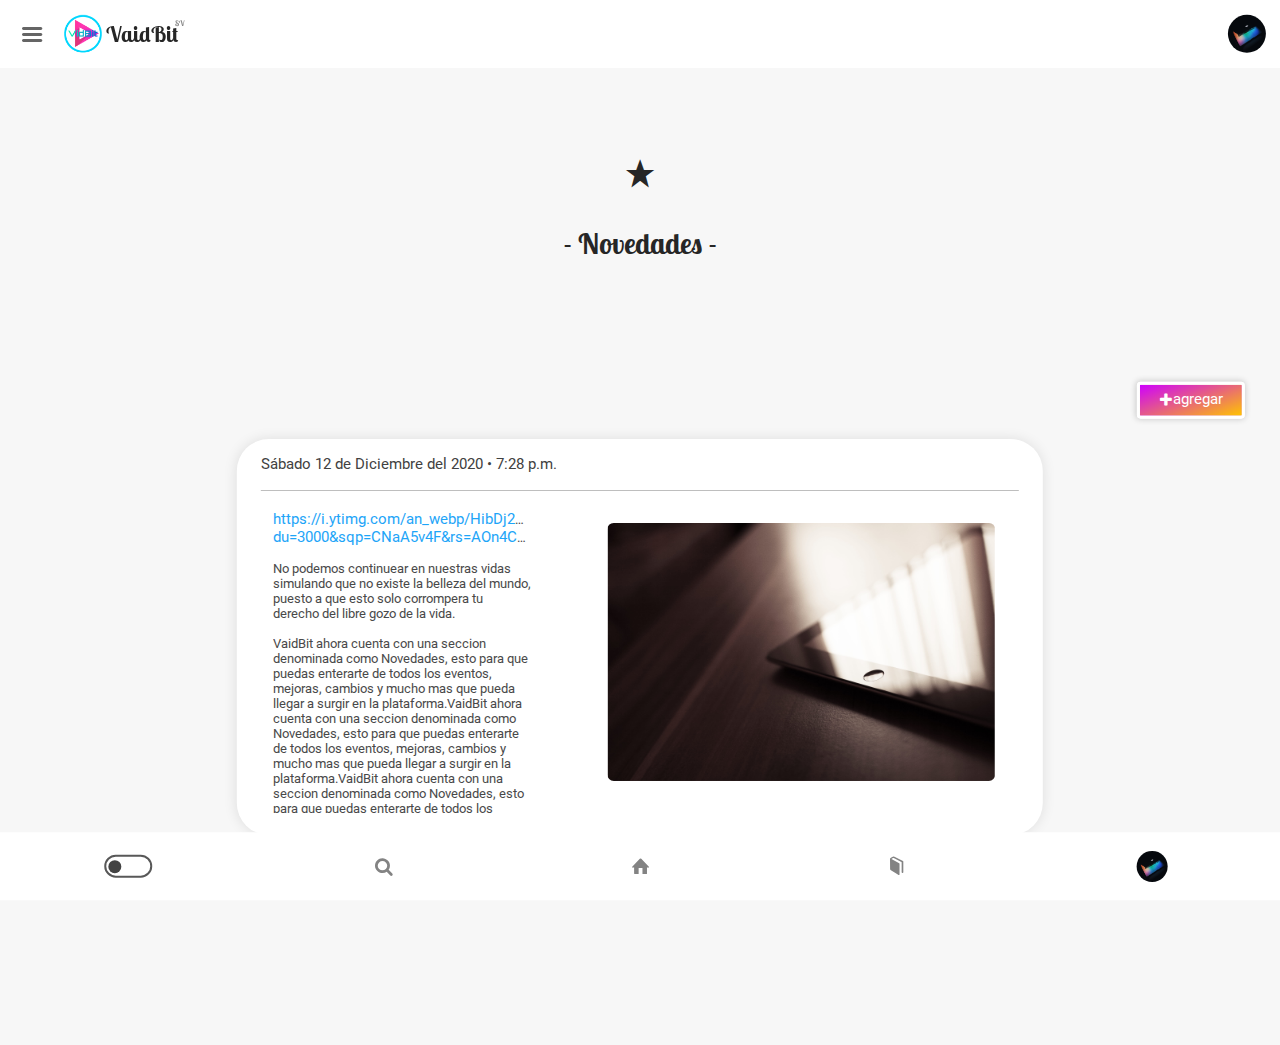
<file: servicios/novedades/novedades.html>
<!DOCTYPE html>
<html lang="">
<head>
    
    
    
    
    <title>VaidBit - Novedades</title>
    
    
    
    
    <meta charset="UTF-8"> <!-- el navegador conocerá la codificación de caracteres utilizada antes de que comience a procesar nada. Por ejemplo, una página HTML5 -->
    <meta name="viewport" content="width=device-width, user-scalable=no, initial-scale=1.0, maximum-scale=1.0, minimum-scale=1.0"> <!--Es una de las etiquetas más representativas de la web móvil, que nos permite configurar cómo debe interpretar una página el navegador web para móviles. -->
	<meta name="description" content="">
    
    
    <link rel="stylesheet" href="../../styles/novedades.css">
    <link rel="stylesheet" href="../../styles/header.css">
    <link rel="stylesheet" href="../../styles/footer.css">
    <link rel="stylesheet" href="../../styles/Fuentes-tipografia.css">
    <link rel="stylesheet" href="../../styles/Iconos/fontello-7c56770c/css/fontello.css">
    <link rel="stylesheet" href="../../styles/Iconos/fontello-03212fa1/css/fontello.css">
    <link rel="shortcut icon" href="">
    
    
    
    <script src="../../scripts/jquery.js"></script>
    
    
    
    
    
    
</head>
<body>
    
    
    <header>
        <div class="header">
        
            
            
        </div>
    </header>
    <div class="contenedor-novedades">
        
        
        <div class="header-novedades">
            <div class="contenedor-icono">
                <div class="icono">
                    <label class="icon-star-1"></label>
                </div>
                <div class="texto">
                    <p>- Novedades -</p>
                </div>
            </div>
        </div>
        <div class="boton-crear-novedad">
            <div class="bonton">
                <input id="crear-novedad" type="checkbox">
                <label for="crear-novedad">
                    <div class="c-elemtos">
                        <i class="icon-plus"></i>
                        <p>
                            agregar
                        </p>
                    </div>    
                </label>
            </div>
        </div>
        <div class="body-novedades">
            
            
            <div class="targeta-mensage-novedad">
                <div class="c-fecha-publicado">
                    <div class="cinterno-fecha-publicado">
                        <p>Sábado 12 de Diciembre del 2020 • 7:28 p.m.</p>
                    </div>
                </div>
                <div class="c-mensage-publicado">
                    <div class="cinterno-mensage-publicado">
                        <p>
                            https://i.ytimg.com/an_webp/HibDj27DHMI/mqdefault_6s.webp?du=3000&sqp=CNaA5v4F&rs=AOn4CLDQnyPRGTCYsBYplVcsdJ370dDfQg<br><br>No podemos continuear en nuestras vidas simulando que no existe la belleza del mundo, puesto a que esto solo corrompera tu derecho del libre gozo de la vida.<br><br>
                            
                            VaidBit ahora cuenta con una seccion denominada como Novedades, esto para que puedas enterarte de todos los eventos, mejoras, cambios y mucho mas que pueda llegar a surgir en la plataforma.VaidBit ahora cuenta con una seccion denominada como Novedades, esto para que puedas enterarte de todos los eventos, mejoras, cambios y mucho mas que pueda llegar a surgir en la plataforma.VaidBit ahora cuenta con una seccion denominada como Novedades, esto para que puedas enterarte de todos los eventos, mejoras, cambios y mucho mas que pueda llegar a surgir en la plataforma.VaidBit ahora cuenta con una seccion denominada como Novedades, esto para que puedas enterarte de todos los eventos, mejoras, cambios y mucho mas que pueda llegar a surgir en la plataforma.VaidBit ahora cuenta con una seccion denominada como Novedades, esto para que puedas enterarte de todos los eventos, mejoras, cambios y mucho mas que pueda llegar a surgir en la plataforma.VaidBit ahora cuenta con una seccion denominada como Novedades, esto para que puedas enterarte de todos los eventos, mejoras, cambios y mucho mas que pueda llegar a surgir en la plataforma.VaidBit ahora cuenta con una seccion denominada como Novedades, esto para que puedas enterarte de todos los eventos, mejoras, cambios y mucho mas que pueda llegar a surgir en la plataforma.</p>
                    </div>
                </div>
                <div class="c-multimedia-publicado">
                    <div class="cinterno-multimedia-publicado">
                        <div class="video-imagen">
                            <img src="../../Imagenes/fondos/general/tambleta-sobre-mesa-con-fondo-semi-oscuro-e-iluminado-mediante-la-luz-de-ventana.jpg">
                        </div>
                    </div>
                </div>
            </div>           
            
            
        </div>
        
        
    </div>
    <footer></footer>
    
    
    
    <script src="../../scripts/modo-dia-y-noche.js"></script>
    <script src="../../scripts/header.js"></script>
    <script src="../../scripts/footer.js"></script>
    <script src="../../scripts/novedades.js"></script>
    <script src="../../scripts/funciones-globales.js"></script>
    
    <!--

    <div class="editar">
        
        <div class="head-editar">
            <div class="cint-head-editar">
                <label class="icon-left-big dejar-de-editar"></label>
            </div>
        </div>
        <div class="body-editar">
            <div class="body-editar-slide">
                
                
                <div class="contenedor-slide-ajuste-imagen">
                    <div class="programacion-imagen">
                        
                        <div class="mostrar-imagen">
                            <img class="muestra" src="">
                        </div>
                        <div class="input-imagen">
                            <div class="contenedor-texto">
                                <input class="imagen-url" type="url" placeholder="Insertar imagen">
                            </div>    
                            <div class="contenedor-borrar-texto">
                                <label class="icon-cancel-circled"></label>
                            </div>
                            <div class="enviar-imagen">
                                <p>Ver</p>
                            </div>
                        </div>    
                        
                        <div class="realizar-publicacion">
                            <div class="boton">
                                <p>Publicar</p>
                            </div>
                        </div>

                    </div>   
                </div>
                <div class="contenedor-slide-ajuste-texto"></div>
                
                
            </div>    
        </div>
    
    </div> 

    -->
    
</body>
</html>
</file>
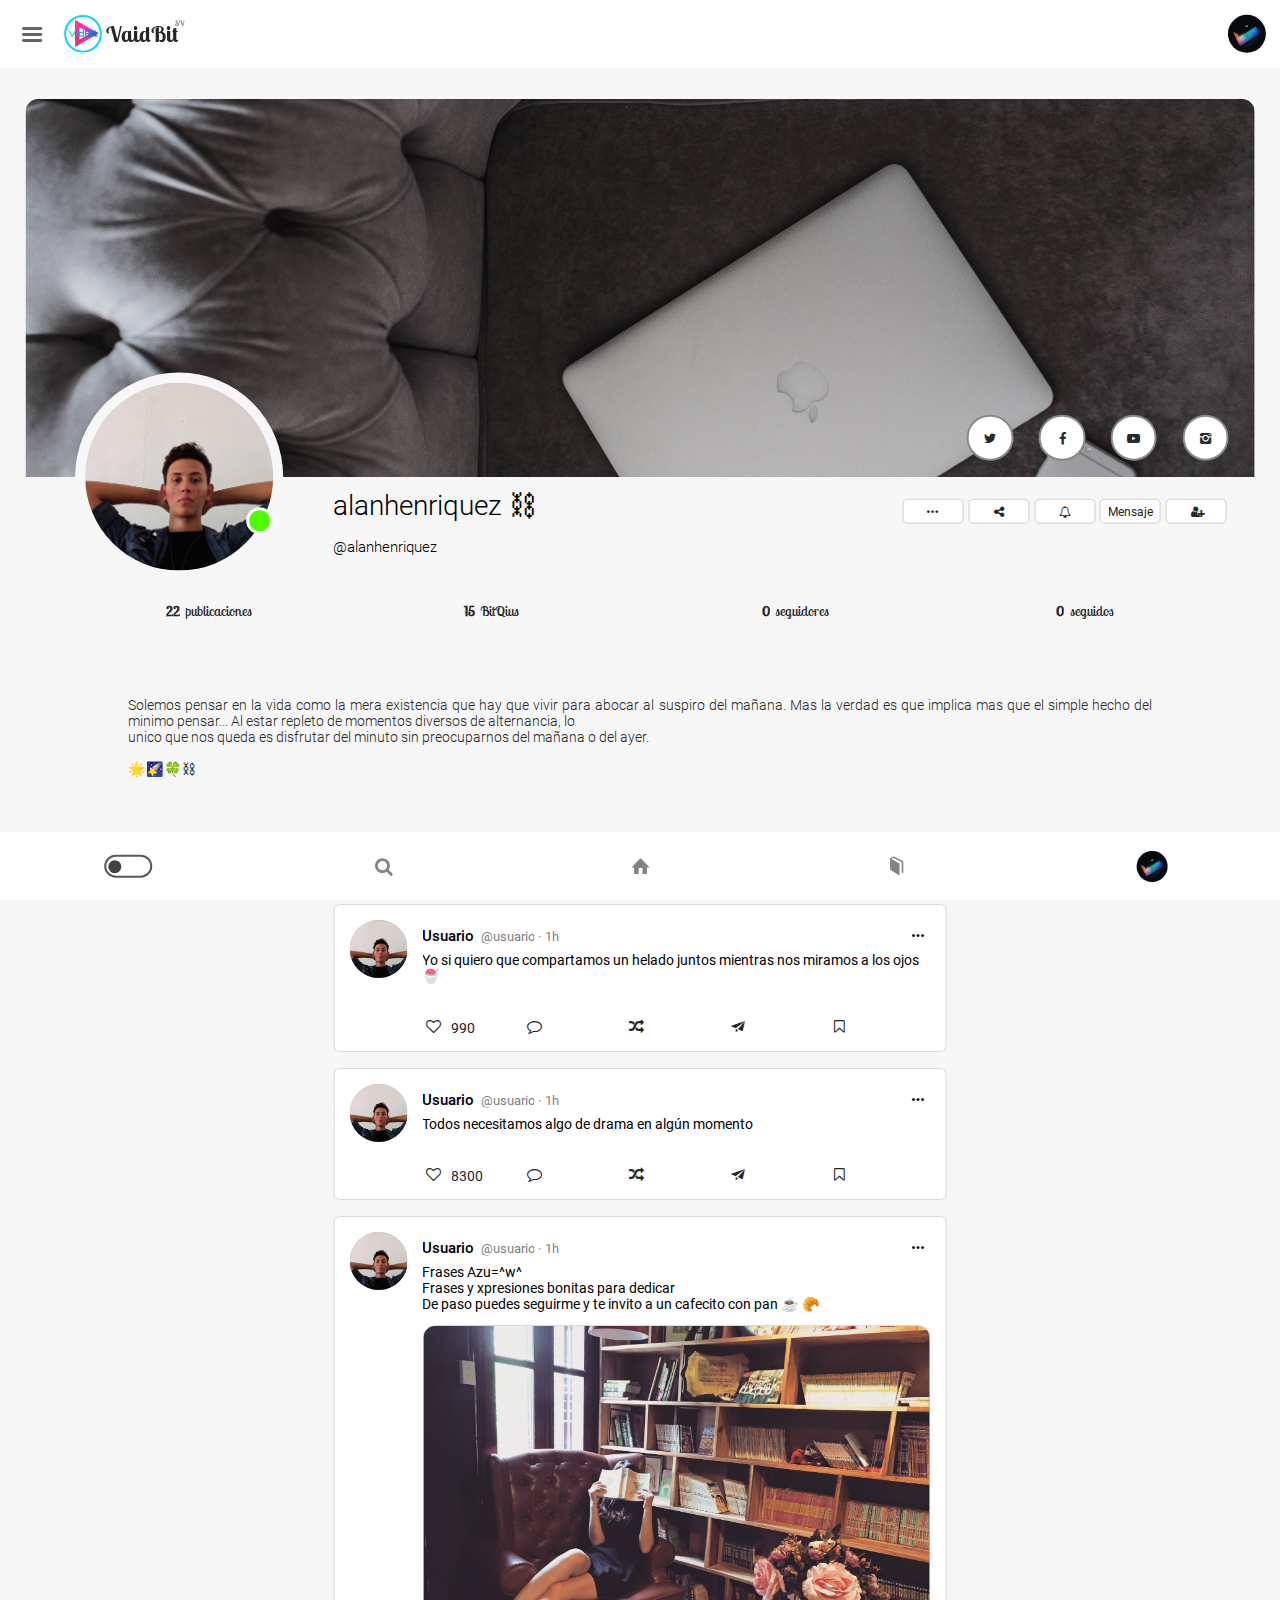
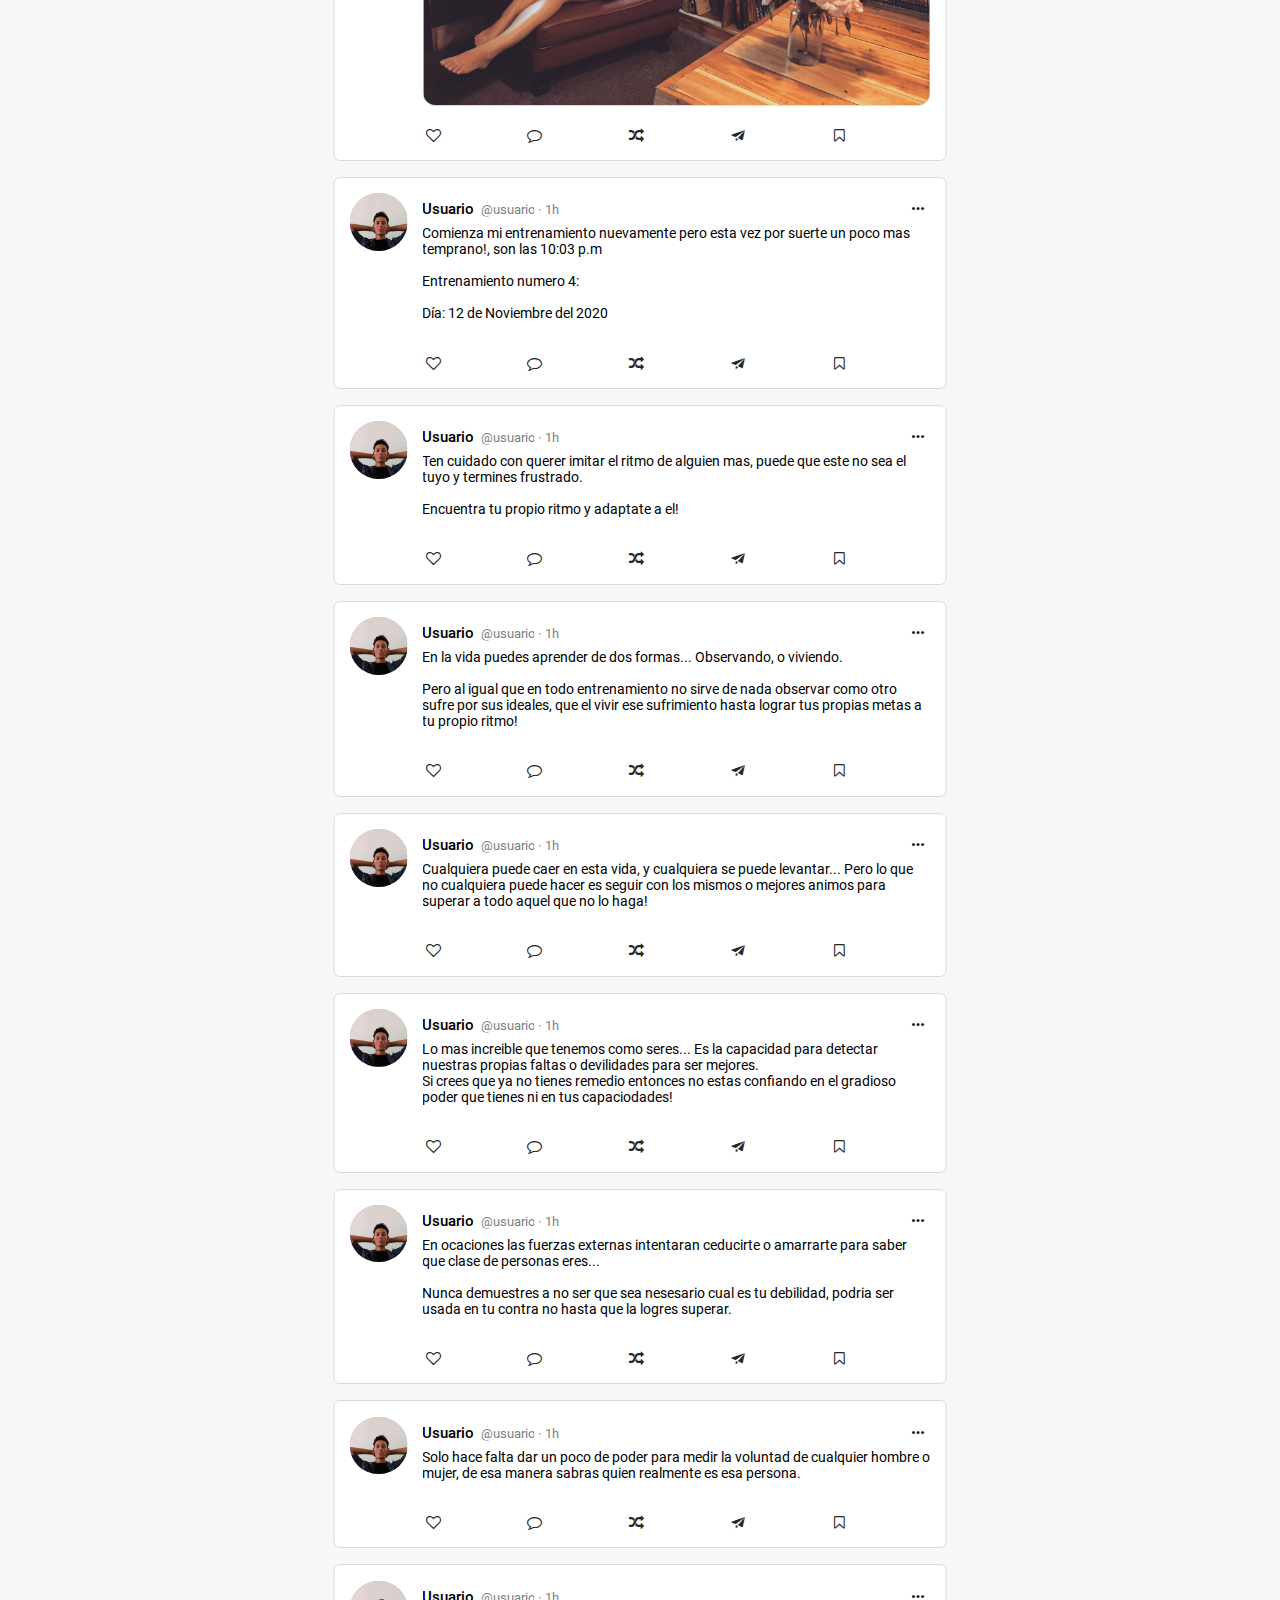
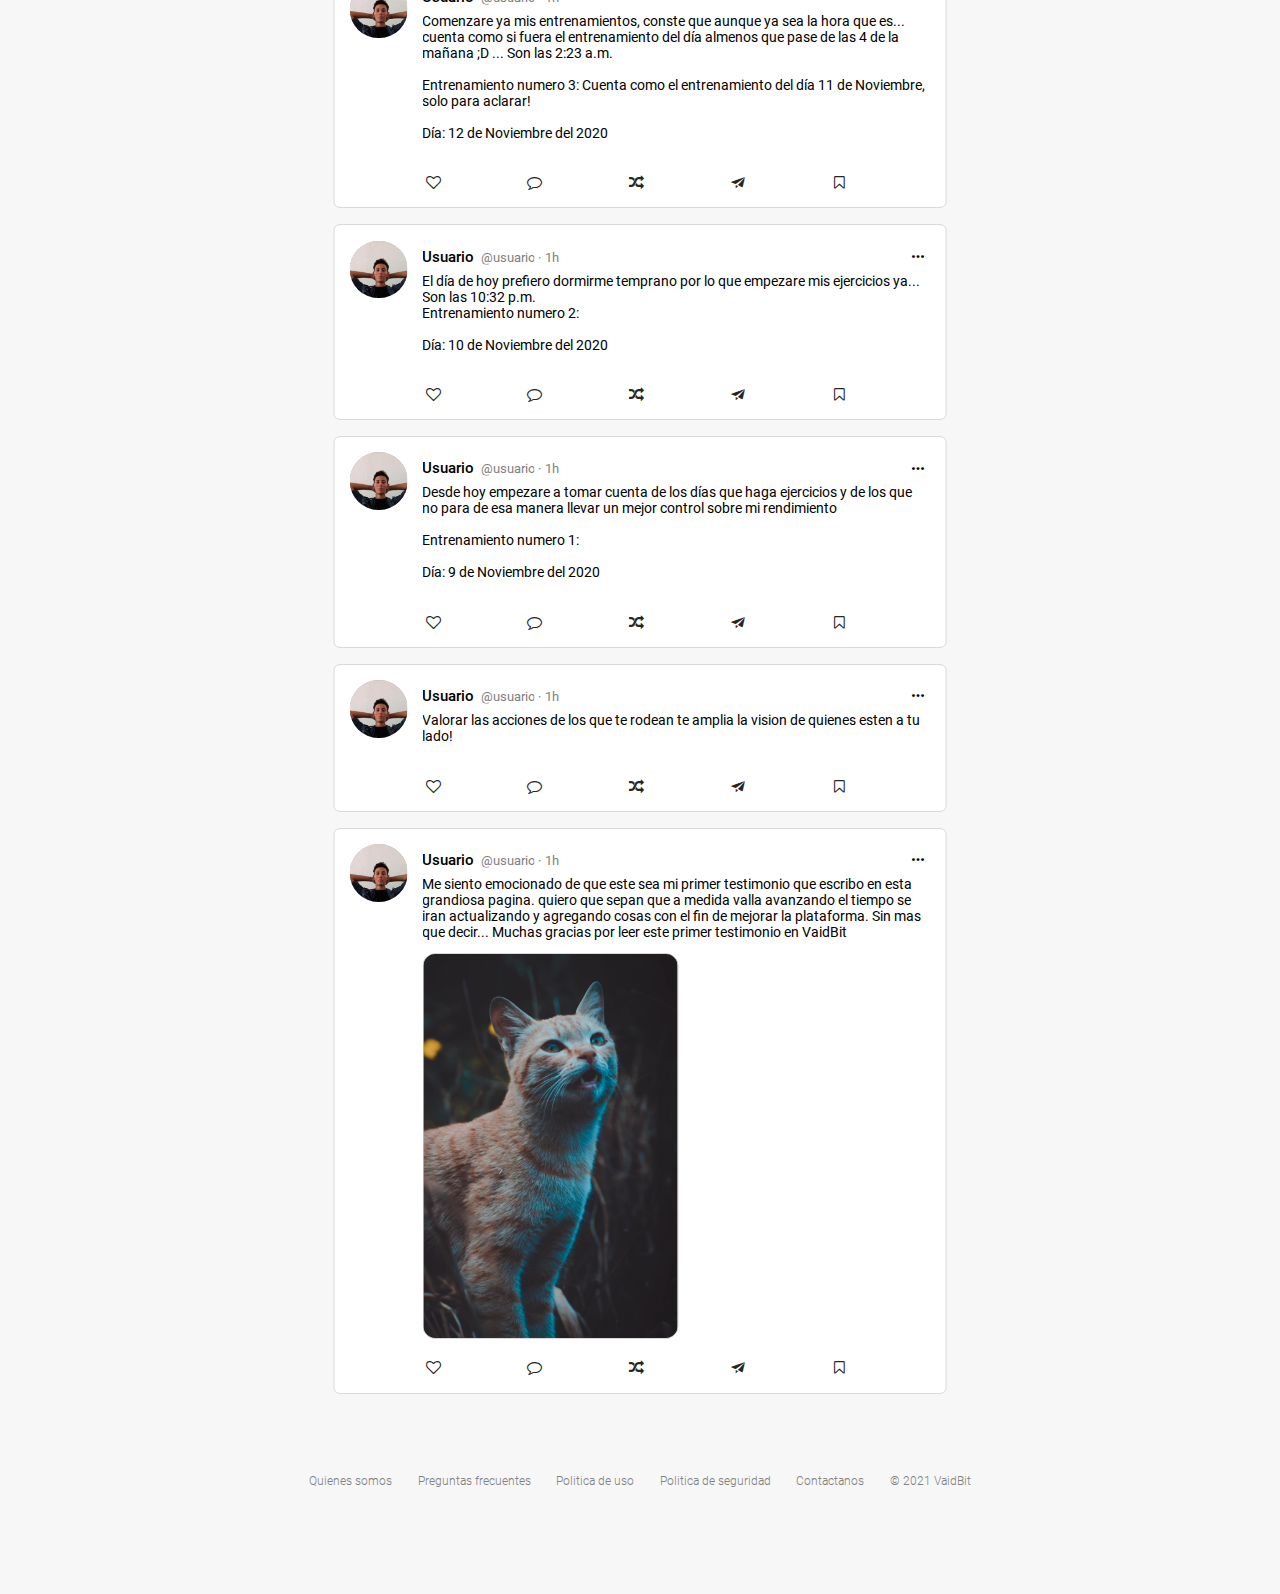
<file: usuarios/perfil-00/usuario-00.html>
<!DOCTYPE html>
<html lang="">
<head>
    
    
    
    
    <title></title>
    
    
    
    
    <meta charset="UTF-8"> <!-- el navegador conocerá la codificación de caracteres utilizada antes de que comience a procesar nada. Por ejemplo, una página HTML5 -->
    <meta name="viewport" content="width=device-width, user-scalable=no, initial-scale=1.0, maximum-scale=1.0, minimum-scale=1.0"> <!--Es una de las etiquetas más representativas de la web móvil, que nos permite configurar cómo debe interpretar una página el navegador web para móviles. -->
	<meta name="description" content="">
    <meta http-equiv="refresh" content="1800"/>
    
    
    <link rel="stylesheet" href="../../styles/estilo-perfiles.css">
    <link rel="stylesheet" href="../../styles/header.css">
    <link rel="stylesheet" href="../../styles/footer.css">
    <link rel="stylesheet" href="../../styles/Fuentes-tipografia.css">
    <link rel="stylesheet" href="../../styles/Iconos/fontello-7c56770c/css/fontello.css">
    <link rel="stylesheet" href="../../styles/Iconos/fontello-03212fa1/css/fontello.css">
    <link rel="stylesheet" href="../../styles/targeta-publicaciones.css">
    <link rel="stylesheet" href="../../styles/targeta-videos.css">
    <link rel="stylesheet" href="../../styles/targeta-listas.css">
    <link rel="stylesheet" href="../../styles/targeta-guardados.css">
    <link rel="stylesheet" href="../../styles/targeta-bitqius.css">
    <link rel="shortcut icon" href="">
    
    
    
    <script src="../../scripts/jquery.js"></script>
    
    
    
    
    
    
    
</head>
<body>
    
    
    
    <header>
        <div class="header">
        
            
        </div>
    </header>
    
    
    
    
    <div class="contenedor-principal-usuarios-1">
        
            
        <div class="banner-usuario">
            
            <div class="banner-imagen">
                
                <div class="contenedor-imagen banner-profile" id="banner-profile">
                    <div class="cint-imagen">
                        <img class="visualizar" src="../../Imagenes/fondos/general/computadora-mac-en-sillon-gris.jpg">
                    </div>
                    <div class="contenido-hover"></div>
                </div>
                <div class="medios-sociales">
                    
                    <a href="https://www.instagram.com/alanhenriquez/" target="_blank">
                    <div class="red-social instagram">
                        <label class="icon-instagram-1"></label>
                    </div>
                    </a>
                    <a href="https://www.youtube.com/channel/UC_X6dty6rKxxVmqtKFeqcrw" target="_blank">
                    <div class="red-social youtube">
                        <label class="icon-youtube-play"></label>
                    </div>
                    </a>
                    <a href="https://www.facebook.com/alan.henriquez.7505/" target="_blank">
                    <div class="red-social facebook">
                        <label class="icon-facebook"></label>
                    </div>
                    </a>
                    <a href="https://twitter.com/alanhenriquez_" target="_blank">
                    <div class="red-social twitter">
                        <label class="icon-twitter-1"></label>
                    </div>
                    </a>
                    
                    
                </div>
                
            </div>
            <div class="datos-usuario">
                
                <div class="contenedor-logo-usuario">
                    <div class="principal-clu">
                        <div class="contenedor-externo-logo-usuario">
                            <div class="contenedor-int-logo-usuario user-logo">
                                <img class="visualizar" src="../../usuarios/perfil-00/foto-perfil.jpg" id="user-logo">
                            </div>
                            <div class="detectar-actividad"></div>
                        </div>
                    </div>
                    <div class="principal-cdu">
                        <div class="cprincipal-nombre-usuario">
                            <div class="contenedor-name-nickname">
                                <div class="contenedor-apodo-usuario user-nickname" id="user-nickname" name="">
                                    <p>alanhenriquez ⛓</p>
                                </div>
                                <div class="contenedor-nombre-usuario user-name" id="user-name">
                                    <p>@alanhenriquez</p>
                                </div>
                            </div>
                        </div>
                    </div>  
                    <div class="descripcion-botones">
                                
                                
                        <div class="dsbt boton-seguir" id="user-follow" follower-state="no-following">
                            <label class="icon-user-plus"></label>
                            <div class="dsbt-decoracion"></div>
                        </div>
                        <div class="dsbt boton-mensaje">
                            <p>Mensaje</p>
                            <div class="dsbt-decoracion"></div>
                        </div>
                        <div class="dsbt boton-campana">
                            <label class="icon-bell"></label>
                            <div class="dsbt-decoracion"></div>
                        </div>
                        <div class="dsbt boton-enlace-canal">
                            <label class="icon-share"></label>
                            <div class="dsbt-decoracion"></div>
                        </div>
                        <div class="dsbt boton-configuracion-canal">
                            <label class="icon-dot-3"></label>
                            <div class="dsbt-decoracion"></div>
                        </div>
                                
                                
                    </div>
                </div>
                <div class="contenedor-datos-usuario">
                    <div class="cntu publicaciones-de-usuario" id="user-posts">
                        <p class="numero-post">1000</p>
                        <p class="texto-post">publicaciones</p>
                    </div>
                    <div class="cntu bitqius-de-usuario" id="user-BitQius">
                        <p class="numero-post">2000</p>
                        <p class="texto-post">BitQius</p>
                    </div>
                    <div class="cntu numero-de-suscriptores" id="user-nfollowers">
                        <p class="numero-post">0</p>
                        <p class="texto-post">seguidores</p>
                    </div>
                    <div class="cntu numero-de-seguidos">
                        <p class="numero-post">0</p>
                        <p class="texto-post">seguidos</p>
                    </div>
                </div>
                
            </div>
            
        </div>  
        <div class="informacion-usuario">
            
            <div class="descripcion-usuario">
                <div class="texto-de-descripcion">
                    <div class="contenido-descripcion">
                        <p>
                            Solemos pensar en la vida como la mera existencia que hay que vivir para abocar al suspiro del mañana. Mas la verdad es que implica mas que el simple hecho del minimo pensar... Al estar repleto de momentos diversos de alternancia, lo
                            unico que nos queda es disfrutar del minuto sin preocuparnos del mañana o del ayer.
                            
                            🌟🌠🍀⛓
                        </p>
                    </div>
                </div>
            </div>
            <div class="cbmopciones">
                <div class="deco-signal">
                    <div class="barra-signal"></div>
                </div>
                <div class="ajustecbmopciones">
                    
                    <div class="cbmseccion cbmsec-publicaciones">
                        <div class="cbm-iconos">
                            <label class="icon-th"></label>
                        </div>
                        <div class="cbm-nombre">
                            <p>
                                Publicaciones
                            </p>
                        </div>
                    </div>
                    <div class="cbmseccion cbmsec-bitqius">
                        <div class="cbm-iconos">
                            <label class="icon-feather"></label>
                        </div>
                        <div class="cbm-nombre">
                            <p>
                                BitQius
                            </p>
                        </div>
                    </div>
                    <div class="cbmseccion cbmsec-videos">
                        <div class="cbm-iconos">
                            <label class="icon-play"></label>
                        </div>
                        <div class="cbm-nombre">
                            <p>
                                Videos
                            </p>
                        </div>
                    </div>
                    <div class="cbmseccion cbmsec-listas">
                        <div class="cbm-iconos">
                            <label class="icon-th-list"></label>
                        </div>
                        <div class="cbm-nombre">
                            <p>
                                Listas
                            </p>
                        </div>
                    </div>
                    <div class="cbmseccion cbmsec-guardados">
                        <div class="cbm-iconos">
                            <label class="icon-bookmark"></label>
                        </div>
                        <div class="cbm-nombre">
                            <p>
                                Guardados
                            </p>
                        </div>
                    </div>
                    <div class="barra-signal"></div>
                    
                </div>
            </div>
            <div class="contenido-canal">
                <div class="contenido-slide-canal sb">
                    
                    <div class="espacioP cpublicaciones userhome-post">
                        <div class="int-publicaciones">

                            <div class="ctposts">
                                <div class="ctinfo-usuario">
                                    <div class="info-usuario">
                                        <div class="contenedor-imagen">
                                            <div class="circular-imagen">
                                                <div class="int-circular">
                                                    <img class="visualizar" src="../../usuarios/perfil-00/alan.jpg" id="user-logo">
                                                </div>
                                            </div>
                                        </div>
                                        <div class="nombre-usuario">
                                            <div class="cint-nombre">
                                                <p>alanhenriquez ⛓</p>
                                            </div>
                                        </div>
                                    </div>
                                    <div class="info-opciones">
                                        <div class="cint-opciones">
                                            <label class="icon-dot-3"></label>
                                        </div>
                                    </div>
                                </div>
                                <div class="ctipost visualizar">
                                    <div class="imagen-post">
                                        <img src="../../Imagenes/fondos/general/chica-reventado-estrellitas.jpg">
                                    </div>
                                    <div class="info-preview">
                                        <div class="info-reactions">
                                            <div class="reaction-icon">
                                                <label class="icon-heart"></label>
                                            </div>
                                            <div class="reaction-numero">
                                                <p>0</p>
                                            </div>
                                        </div>
                                        <div class="info-coments">
                                            <div class="coments-icon">
                                                <label class="icon-comment"></label>
                                            </div>
                                            <div class="coments-numero">
                                                <p>0</p>
                                            </div>
                                        </div>
                                    </div>
                                </div>
                                <div class="ctactionpost">
                                    
                                    <div class="cicons-post">
                                        <div class="action-post">
                                            
                                            <div class="cbaction action-likePost">
                                                <div class="cint-boton">
                                                    <label class="icon-heart-empty"></label>
                                                </div>
                                            </div>
                                            <div class="cbaction action-comentPost">
                                                <div class="cint-boton">
                                                    <label class="icon-comment-empty"></label>
                                                </div>
                                            </div>
                                            <div class="cbaction action-enviarPost">
                                                <div class="cint-boton">
                                                    <label class="icon-paper-plane-empty"></label>
                                                </div>
                                            </div>
                                            <div class="cbaction action-bitquearPost">
                                                <div class="cint-boton">
                                                    <label class="icon-feather"></label>
                                                </div>
                                            </div>
                                            
                                        </div>
                                        <div class="guardar-post">
                                        
                                        <div class="cbguardar guardar-Post">
                                            <div class="cint-guardar">
                                                <label class="icon-bookmark-empty"></label>
                                            </div>
                                        </div>
                                        
                                    </div>
                                    </div> 
                                    <div class="cdataicon-post">
                                        
                                        <div class="cdataboton megustaPost">
                                            <div class="cintdataboton">
                                                <p>0 me encanta</p>
                                            </div>
                                        </div>
                                        <div class="cdataboton comentariosPost">
                                            <div class="cintdataboton">
                                                <p>0 comentarios</p>
                                            </div>
                                        </div>
                                        <div class="cdataboton BitqueosPost">
                                            <div class="cintdataboton">
                                                <p>0 BitQueos</p>
                                            </div>
                                        </div>
                                        
                                    </div>
                                    
                                </div>
                                <div class="ctmessegepost"></div>
                            </div>
                            <div class="ctposts">
                                <div class="ctinfo-usuario">
                                    <div class="info-usuario">
                                        <div class="contenedor-imagen">
                                            <div class="circular-imagen">
                                                <div class="int-circular">
                                                    <img class="visualizar" src="../../usuarios/perfil-00/alan.jpg" id="user-logo">
                                                </div>
                                            </div>
                                        </div>
                                        <div class="nombre-usuario">
                                            <div class="cint-nombre">
                                                <p>alanhenriquez ⛓</p>
                                            </div>
                                        </div>
                                    </div>
                                    <div class="info-opciones">
                                        <div class="cint-opciones">
                                            <label class="icon-dot-3"></label>
                                        </div>
                                    </div>
                                </div>
                                <div class="ctipost visualizar">
                                    <div class="imagen-post">
                                        <img src="../../Imagenes/fondos/general/hombre-tocando-la-guitarra.jpg">
                                    </div>
                                    <div class="info-preview">
                                        <div class="info-reactions">
                                            <div class="reaction-icon">
                                                <label class="icon-heart"></label>
                                            </div>
                                            <div class="reaction-numero">
                                                <p>0</p>
                                            </div>
                                        </div>
                                        <div class="info-coments">
                                            <div class="coments-icon">
                                                <label class="icon-comment"></label>
                                            </div>
                                            <div class="coments-numero">
                                                <p>0</p>
                                            </div>
                                        </div>
                                    </div>
                                </div>
                                <div class="ctactionpost">
                                    
                                    <div class="cicons-post">
                                        <div class="action-post">
                                            
                                            <div class="cbaction action-likePost">
                                                <div class="cint-boton">
                                                    <label class="icon-heart-empty"></label>
                                                </div>
                                            </div>
                                            <div class="cbaction action-comentPost">
                                                <div class="cint-boton">
                                                    <label class="icon-comment-empty"></label>
                                                </div>
                                            </div>
                                            <div class="cbaction action-enviarPost">
                                                <div class="cint-boton">
                                                    <label class="icon-paper-plane-empty"></label>
                                                </div>
                                            </div>
                                            <div class="cbaction action-bitquearPost">
                                                <div class="cint-boton">
                                                    <label class="icon-feather"></label>
                                                </div>
                                            </div>
                                            
                                        </div>
                                        <div class="guardar-post">
                                        
                                        <div class="cbguardar guardar-Post">
                                            <div class="cint-guardar">
                                                <label class="icon-bookmark-empty"></label>
                                            </div>
                                        </div>
                                        
                                    </div>
                                    </div> 
                                    <div class="cdataicon-post">
                                        
                                        <div class="cdataboton megustaPost">
                                            <div class="cintdataboton">
                                                <p>0 me encanta</p>
                                            </div>
                                        </div>
                                        <div class="cdataboton comentariosPost">
                                            <div class="cintdataboton">
                                                <p>0 comentarios</p>
                                            </div>
                                        </div>
                                        <div class="cdataboton BitqueosPost">
                                            <div class="cintdataboton">
                                                <p>0 BitQueos</p>
                                            </div>
                                        </div>
                                        
                                    </div>
                                    
                                </div>
                                <div class="ctmessegepost"></div>
                            </div>
                            <div class="ctposts">
                                <div class="ctinfo-usuario">
                                    <div class="info-usuario">
                                        <div class="contenedor-imagen">
                                            <div class="circular-imagen">
                                                <div class="int-circular">
                                                    <img class="visualizar" src="../../usuarios/perfil-00/alan.jpg" id="user-logo">
                                                </div>
                                            </div>
                                        </div>
                                        <div class="nombre-usuario">
                                            <div class="cint-nombre">
                                                <p>alanhenriquez ⛓</p>
                                            </div>
                                        </div>
                                    </div>
                                    <div class="info-opciones">
                                        <div class="cint-opciones">
                                            <label class="icon-dot-3"></label>
                                        </div>
                                    </div>
                                </div>
                                <div class="ctipost visualizar">
                                    <div class="imagen-post">
                                        <img src="../../Imagenes/fondos/general/hombre-en-campamento.jpg">
                                    </div>
                                    <div class="info-preview">
                                        <div class="info-reactions">
                                            <div class="reaction-icon">
                                                <label class="icon-heart"></label>
                                            </div>
                                            <div class="reaction-numero">
                                                <p>0</p>
                                            </div>
                                        </div>
                                        <div class="info-coments">
                                            <div class="coments-icon">
                                                <label class="icon-comment"></label>
                                            </div>
                                            <div class="coments-numero">
                                                <p>0</p>
                                            </div>
                                        </div>
                                    </div>
                                </div>
                                <div class="ctactionpost">
                                    
                                    <div class="cicons-post">
                                        <div class="action-post">
                                            
                                            <div class="cbaction action-likePost">
                                                <div class="cint-boton">
                                                    <label class="icon-heart-empty"></label>
                                                </div>
                                            </div>
                                            <div class="cbaction action-comentPost">
                                                <div class="cint-boton">
                                                    <label class="icon-comment-empty"></label>
                                                </div>
                                            </div>
                                            <div class="cbaction action-enviarPost">
                                                <div class="cint-boton">
                                                    <label class="icon-paper-plane-empty"></label>
                                                </div>
                                            </div>
                                            <div class="cbaction action-bitquearPost">
                                                <div class="cint-boton">
                                                    <label class="icon-feather"></label>
                                                </div>
                                            </div>
                                            
                                        </div>
                                        <div class="guardar-post">
                                        
                                        <div class="cbguardar guardar-Post">
                                            <div class="cint-guardar">
                                                <label class="icon-bookmark-empty"></label>
                                            </div>
                                        </div>
                                        
                                    </div>
                                    </div> 
                                    <div class="cdataicon-post">
                                        
                                        <div class="cdataboton megustaPost">
                                            <div class="cintdataboton">
                                                <p>0 me encanta</p>
                                            </div>
                                        </div>
                                        <div class="cdataboton comentariosPost">
                                            <div class="cintdataboton">
                                                <p>0 comentarios</p>
                                            </div>
                                        </div>
                                        <div class="cdataboton BitqueosPost">
                                            <div class="cintdataboton">
                                                <p>0 BitQueos</p>
                                            </div>
                                        </div>
                                        
                                    </div>
                                    
                                </div>
                                <div class="ctmessegepost"></div>
                            </div>
                            <div class="ctposts">
                                <div class="ctinfo-usuario">
                                    <div class="info-usuario">
                                        <div class="contenedor-imagen">
                                            <div class="circular-imagen">
                                                <div class="int-circular">
                                                    <img class="visualizar" src="../../usuarios/perfil-00/alan.jpg" id="user-logo">
                                                </div>
                                            </div>
                                        </div>
                                        <div class="nombre-usuario">
                                            <div class="cint-nombre">
                                                <p>alanhenriquez ⛓</p>
                                            </div>
                                        </div>
                                    </div>
                                    <div class="info-opciones">
                                        <div class="cint-opciones">
                                            <label class="icon-dot-3"></label>
                                        </div>
                                    </div>
                                </div>
                                <div class="ctipost visualizar">
                                    <div class="imagen-post">
                                        <img src="../../Imagenes/fondos/general/bote-en-un-lago-con-una-cuerda-al-atardecer.jpg">
                                    </div>
                                    <div class="info-preview">
                                        <div class="info-reactions">
                                            <div class="reaction-icon">
                                                <label class="icon-heart"></label>
                                            </div>
                                            <div class="reaction-numero">
                                                <p>0</p>
                                            </div>
                                        </div>
                                        <div class="info-coments">
                                            <div class="coments-icon">
                                                <label class="icon-comment"></label>
                                            </div>
                                            <div class="coments-numero">
                                                <p>0</p>
                                            </div>
                                        </div>
                                    </div>
                                </div>
                                <div class="ctactionpost">
                                    
                                    <div class="cicons-post">
                                        <div class="action-post">
                                            
                                            <div class="cbaction action-likePost">
                                                <div class="cint-boton">
                                                    <label class="icon-heart-empty"></label>
                                                </div>
                                            </div>
                                            <div class="cbaction action-comentPost">
                                                <div class="cint-boton">
                                                    <label class="icon-comment-empty"></label>
                                                </div>
                                            </div>
                                            <div class="cbaction action-enviarPost">
                                                <div class="cint-boton">
                                                    <label class="icon-paper-plane-empty"></label>
                                                </div>
                                            </div>
                                            <div class="cbaction action-bitquearPost">
                                                <div class="cint-boton">
                                                    <label class="icon-feather"></label>
                                                </div>
                                            </div>
                                            
                                        </div>
                                        <div class="guardar-post">
                                        
                                        <div class="cbguardar guardar-Post">
                                            <div class="cint-guardar">
                                                <label class="icon-bookmark-empty"></label>
                                            </div>
                                        </div>
                                        
                                    </div>
                                    </div> 
                                    <div class="cdataicon-post">
                                        
                                        <div class="cdataboton megustaPost">
                                            <div class="cintdataboton">
                                                <p>0 me encanta</p>
                                            </div>
                                        </div>
                                        <div class="cdataboton comentariosPost">
                                            <div class="cintdataboton">
                                                <p>0 comentarios</p>
                                            </div>
                                        </div>
                                        <div class="cdataboton BitqueosPost">
                                            <div class="cintdataboton">
                                                <p>0 BitQueos</p>
                                            </div>
                                        </div>
                                        
                                    </div>
                                    
                                </div>
                                <div class="ctmessegepost"></div>
                            </div>
                            <div class="ctposts">
                                <div class="ctinfo-usuario">
                                    <div class="info-usuario">
                                        <div class="contenedor-imagen">
                                            <div class="circular-imagen">
                                                <div class="int-circular">
                                                    <img class="visualizar" src="../../usuarios/perfil-00/alan.jpg" id="user-logo">
                                                </div>
                                            </div>
                                        </div>
                                        <div class="nombre-usuario">
                                            <div class="cint-nombre">
                                                <p>alanhenriquez ⛓</p>
                                            </div>
                                        </div>
                                    </div>
                                    <div class="info-opciones">
                                        <div class="cint-opciones">
                                            <label class="icon-dot-3"></label>
                                        </div>
                                    </div>
                                </div>
                                <div class="ctipost visualizar">
                                    <div class="imagen-post">
                                        <img src="../../Imagenes/fondos/general/camara-fotografica-en-fondo-negro.jpg">
                                    </div>
                                    <div class="info-preview">
                                        <div class="info-reactions">
                                            <div class="reaction-icon">
                                                <label class="icon-heart"></label>
                                            </div>
                                            <div class="reaction-numero">
                                                <p>0</p>
                                            </div>
                                        </div>
                                        <div class="info-coments">
                                            <div class="coments-icon">
                                                <label class="icon-comment"></label>
                                            </div>
                                            <div class="coments-numero">
                                                <p>0</p>
                                            </div>
                                        </div>
                                    </div>
                                </div>
                                <div class="ctactionpost">
                                    
                                    <div class="cicons-post">
                                        <div class="action-post">
                                            
                                            <div class="cbaction action-likePost">
                                                <div class="cint-boton">
                                                    <label class="icon-heart-empty"></label>
                                                </div>
                                            </div>
                                            <div class="cbaction action-comentPost">
                                                <div class="cint-boton">
                                                    <label class="icon-comment-empty"></label>
                                                </div>
                                            </div>
                                            <div class="cbaction action-enviarPost">
                                                <div class="cint-boton">
                                                    <label class="icon-paper-plane-empty"></label>
                                                </div>
                                            </div>
                                            <div class="cbaction action-bitquearPost">
                                                <div class="cint-boton">
                                                    <label class="icon-feather"></label>
                                                </div>
                                            </div>
                                            
                                        </div>
                                        <div class="guardar-post">
                                        
                                        <div class="cbguardar guardar-Post">
                                            <div class="cint-guardar">
                                                <label class="icon-bookmark-empty"></label>
                                            </div>
                                        </div>
                                        
                                    </div>
                                    </div> 
                                    <div class="cdataicon-post">
                                        
                                        <div class="cdataboton megustaPost">
                                            <div class="cintdataboton">
                                                <p>0 me encanta</p>
                                            </div>
                                        </div>
                                        <div class="cdataboton comentariosPost">
                                            <div class="cintdataboton">
                                                <p>0 comentarios</p>
                                            </div>
                                        </div>
                                        <div class="cdataboton BitqueosPost">
                                            <div class="cintdataboton">
                                                <p>0 BitQueos</p>
                                            </div>
                                        </div>
                                        
                                    </div>
                                    
                                </div>
                                <div class="ctmessegepost"></div>
                            </div>
                            <div class="ctposts">
                                <div class="ctinfo-usuario">
                                    <div class="info-usuario">
                                        <div class="contenedor-imagen">
                                            <div class="circular-imagen">
                                                <div class="int-circular">
                                                    <img class="visualizar" src="../../usuarios/perfil-00/alan.jpg" id="user-logo">
                                                </div>
                                            </div>
                                        </div>
                                        <div class="nombre-usuario">
                                            <div class="cint-nombre">
                                                <p>alanhenriquez ⛓</p>
                                            </div>
                                        </div>
                                    </div>
                                    <div class="info-opciones">
                                        <div class="cint-opciones">
                                            <label class="icon-dot-3"></label>
                                        </div>
                                    </div>
                                </div>
                                <div class="ctipost visualizar">
                                    <div class="imagen-post">
                                        <img src="../../Imagenes/fondos/general/corbata-azul-y-reloj-en-una-mesa.jpg">
                                    </div>
                                    <div class="info-preview">
                                        <div class="info-reactions">
                                            <div class="reaction-icon">
                                                <label class="icon-heart"></label>
                                            </div>
                                            <div class="reaction-numero">
                                                <p>0</p>
                                            </div>
                                        </div>
                                        <div class="info-coments">
                                            <div class="coments-icon">
                                                <label class="icon-comment"></label>
                                            </div>
                                            <div class="coments-numero">
                                                <p>0</p>
                                            </div>
                                        </div>
                                    </div>
                                </div>
                                <div class="ctactionpost">
                                    
                                    <div class="cicons-post">
                                        <div class="action-post">
                                            
                                            <div class="cbaction action-likePost">
                                                <div class="cint-boton">
                                                    <label class="icon-heart-empty"></label>
                                                </div>
                                            </div>
                                            <div class="cbaction action-comentPost">
                                                <div class="cint-boton">
                                                    <label class="icon-comment-empty"></label>
                                                </div>
                                            </div>
                                            <div class="cbaction action-enviarPost">
                                                <div class="cint-boton">
                                                    <label class="icon-paper-plane-empty"></label>
                                                </div>
                                            </div>
                                            <div class="cbaction action-bitquearPost">
                                                <div class="cint-boton">
                                                    <label class="icon-feather"></label>
                                                </div>
                                            </div>
                                            
                                        </div>
                                        <div class="guardar-post">
                                        
                                        <div class="cbguardar guardar-Post">
                                            <div class="cint-guardar">
                                                <label class="icon-bookmark-empty"></label>
                                            </div>
                                        </div>
                                        
                                    </div>
                                    </div> 
                                    <div class="cdataicon-post">
                                        
                                        <div class="cdataboton megustaPost">
                                            <div class="cintdataboton">
                                                <p>0 me encanta</p>
                                            </div>
                                        </div>
                                        <div class="cdataboton comentariosPost">
                                            <div class="cintdataboton">
                                                <p>0 comentarios</p>
                                            </div>
                                        </div>
                                        <div class="cdataboton BitqueosPost">
                                            <div class="cintdataboton">
                                                <p>0 BitQueos</p>
                                            </div>
                                        </div>
                                        
                                    </div>
                                    
                                </div>
                                <div class="ctmessegepost"></div>
                            </div>  
                            <div class="ctposts">
                                <div class="ctinfo-usuario">
                                    <div class="info-usuario">
                                        <div class="contenedor-imagen">
                                            <div class="circular-imagen">
                                                <div class="int-circular">
                                                    <img class="visualizar" src="../../usuarios/perfil-00/alan.jpg" id="user-logo">
                                                </div>
                                            </div>
                                        </div>
                                        <div class="nombre-usuario">
                                            <div class="cint-nombre">
                                                <p>alanhenriquez ⛓</p>
                                            </div>
                                        </div>
                                    </div>
                                    <div class="info-opciones">
                                        <div class="cint-opciones">
                                            <label class="icon-dot-3"></label>
                                        </div>
                                    </div>
                                </div>
                                <div class="ctipost visualizar">
                                    <div class="imagen-post">
                                        <img src="../../Imagenes/fondos/general/filtro-de-cafe-con-cafe-sobre-una-cafetera.jpg">
                                    </div>
                                    <div class="info-preview">
                                        <div class="info-reactions">
                                            <div class="reaction-icon">
                                                <label class="icon-heart"></label>
                                            </div>
                                            <div class="reaction-numero">
                                                <p>0</p>
                                            </div>
                                        </div>
                                        <div class="info-coments">
                                            <div class="coments-icon">
                                                <label class="icon-comment"></label>
                                            </div>
                                            <div class="coments-numero">
                                                <p>0</p>
                                            </div>
                                        </div>
                                    </div>
                                </div>
                                <div class="ctactionpost">
                                    
                                    <div class="cicons-post">
                                        <div class="action-post">
                                            
                                            <div class="cbaction action-likePost">
                                                <div class="cint-boton">
                                                    <label class="icon-heart-empty"></label>
                                                </div>
                                            </div>
                                            <div class="cbaction action-comentPost">
                                                <div class="cint-boton">
                                                    <label class="icon-comment-empty"></label>
                                                </div>
                                            </div>
                                            <div class="cbaction action-enviarPost">
                                                <div class="cint-boton">
                                                    <label class="icon-paper-plane-empty"></label>
                                                </div>
                                            </div>
                                            <div class="cbaction action-bitquearPost">
                                                <div class="cint-boton">
                                                    <label class="icon-feather"></label>
                                                </div>
                                            </div>
                                            
                                        </div>
                                        <div class="guardar-post">
                                        
                                        <div class="cbguardar guardar-Post">
                                            <div class="cint-guardar">
                                                <label class="icon-bookmark-empty"></label>
                                            </div>
                                        </div>
                                        
                                    </div>
                                    </div> 
                                    <div class="cdataicon-post">
                                        
                                        <div class="cdataboton megustaPost">
                                            <div class="cintdataboton">
                                                <p>0 me encanta</p>
                                            </div>
                                        </div>
                                        <div class="cdataboton comentariosPost">
                                            <div class="cintdataboton">
                                                <p>0 comentarios</p>
                                            </div>
                                        </div>
                                        <div class="cdataboton BitqueosPost">
                                            <div class="cintdataboton">
                                                <p>0 BitQueos</p>
                                            </div>
                                        </div>
                                        
                                    </div>
                                    
                                </div>
                                <div class="ctmessegepost"></div>
                            </div>
                            <div class="ctposts">
                                <div class="ctinfo-usuario">
                                    <div class="info-usuario">
                                        <div class="contenedor-imagen">
                                            <div class="circular-imagen">
                                                <div class="int-circular">
                                                    <img class="visualizar" src="../../usuarios/perfil-00/alan.jpg" id="user-logo">
                                                </div>
                                            </div>
                                        </div>
                                        <div class="nombre-usuario">
                                            <div class="cint-nombre">
                                                <p>alanhenriquez ⛓</p>
                                            </div>
                                        </div>
                                    </div>
                                    <div class="info-opciones">
                                        <div class="cint-opciones">
                                            <label class="icon-dot-3"></label>
                                        </div>
                                    </div>
                                </div>
                                <div class="ctipost visualizar">
                                    <div class="imagen-post">
                                        <img src="../../Imagenes/fondos/general/gatito-maullando-despues-del-atardecer.jpg">
                                    </div>
                                    <div class="info-preview">
                                        <div class="info-reactions">
                                            <div class="reaction-icon">
                                                <label class="icon-heart"></label>
                                            </div>
                                            <div class="reaction-numero">
                                                <p>0</p>
                                            </div>
                                        </div>
                                        <div class="info-coments">
                                            <div class="coments-icon">
                                                <label class="icon-comment"></label>
                                            </div>
                                            <div class="coments-numero">
                                                <p>0</p>
                                            </div>
                                        </div>
                                    </div>
                                </div>
                                <div class="ctactionpost">
                                    
                                    <div class="cicons-post">
                                        <div class="action-post">
                                            
                                            <div class="cbaction action-likePost">
                                                <div class="cint-boton">
                                                    <label class="icon-heart-empty"></label>
                                                </div>
                                            </div>
                                            <div class="cbaction action-comentPost">
                                                <div class="cint-boton">
                                                    <label class="icon-comment-empty"></label>
                                                </div>
                                            </div>
                                            <div class="cbaction action-enviarPost">
                                                <div class="cint-boton">
                                                    <label class="icon-paper-plane-empty"></label>
                                                </div>
                                            </div>
                                            <div class="cbaction action-bitquearPost">
                                                <div class="cint-boton">
                                                    <label class="icon-feather"></label>
                                                </div>
                                            </div>
                                            
                                        </div>
                                        <div class="guardar-post">
                                        
                                        <div class="cbguardar guardar-Post">
                                            <div class="cint-guardar">
                                                <label class="icon-bookmark-empty"></label>
                                            </div>
                                        </div>
                                        
                                    </div>
                                    </div> 
                                    <div class="cdataicon-post">
                                        
                                        <div class="cdataboton megustaPost">
                                            <div class="cintdataboton">
                                                <p>0 me encanta</p>
                                            </div>
                                        </div>
                                        <div class="cdataboton comentariosPost">
                                            <div class="cintdataboton">
                                                <p>0 comentarios</p>
                                            </div>
                                        </div>
                                        <div class="cdataboton BitqueosPost">
                                            <div class="cintdataboton">
                                                <p>0 BitQueos</p>
                                            </div>
                                        </div>
                                        
                                    </div>
                                    
                                </div>
                                <div class="ctmessegepost"></div>
                            </div>
                            <div class="ctposts">
                                <div class="ctinfo-usuario">
                                    <div class="info-usuario">
                                        <div class="contenedor-imagen">
                                            <div class="circular-imagen">
                                                <div class="int-circular">
                                                    <img class="visualizar" src="../../usuarios/perfil-00/alan.jpg" id="user-logo">
                                                </div>
                                            </div>
                                        </div>
                                        <div class="nombre-usuario">
                                            <div class="cint-nombre">
                                                <p>alanhenriquez ⛓</p>
                                            </div>
                                        </div>
                                    </div>
                                    <div class="info-opciones">
                                        <div class="cint-opciones">
                                            <label class="icon-dot-3"></label>
                                        </div>
                                    </div>
                                </div>
                                <div class="ctipost visualizar">
                                    <div class="imagen-post">
                                        <img src="../../Imagenes/fondos/general/tambleta-sobre-mesa-con-fondo-semi-oscuro-e-iluminado-mediante-la-luz-de-ventana.jpg">
                                    </div>
                                    <div class="info-preview">
                                        <div class="info-reactions">
                                            <div class="reaction-icon">
                                                <label class="icon-heart"></label>
                                            </div>
                                            <div class="reaction-numero">
                                                <p>0</p>
                                            </div>
                                        </div>
                                        <div class="info-coments">
                                            <div class="coments-icon">
                                                <label class="icon-comment"></label>
                                            </div>
                                            <div class="coments-numero">
                                                <p>0</p>
                                            </div>
                                        </div>
                                    </div>
                                </div>
                                <div class="ctactionpost">
                                    
                                    <div class="cicons-post">
                                        <div class="action-post">
                                            
                                            <div class="cbaction action-likePost">
                                                <div class="cint-boton">
                                                    <label class="icon-heart-empty"></label>
                                                </div>
                                            </div>
                                            <div class="cbaction action-comentPost">
                                                <div class="cint-boton">
                                                    <label class="icon-comment-empty"></label>
                                                </div>
                                            </div>
                                            <div class="cbaction action-enviarPost">
                                                <div class="cint-boton">
                                                    <label class="icon-paper-plane-empty"></label>
                                                </div>
                                            </div>
                                            <div class="cbaction action-bitquearPost">
                                                <div class="cint-boton">
                                                    <label class="icon-feather"></label>
                                                </div>
                                            </div>
                                            
                                        </div>
                                        <div class="guardar-post">
                                        
                                        <div class="cbguardar guardar-Post">
                                            <div class="cint-guardar">
                                                <label class="icon-bookmark-empty"></label>
                                            </div>
                                        </div>
                                        
                                    </div>
                                    </div> 
                                    <div class="cdataicon-post">
                                        
                                        <div class="cdataboton megustaPost">
                                            <div class="cintdataboton">
                                                <p>0 me encanta</p>
                                            </div>
                                        </div>
                                        <div class="cdataboton comentariosPost">
                                            <div class="cintdataboton">
                                                <p>0 comentarios</p>
                                            </div>
                                        </div>
                                        <div class="cdataboton BitqueosPost">
                                            <div class="cintdataboton">
                                                <p>0 BitQueos</p>
                                            </div>
                                        </div>
                                        
                                    </div>
                                    
                                </div>
                                <div class="ctmessegepost"></div>
                            </div>
                            <div class="ctposts">
                                <div class="ctinfo-usuario">
                                    <div class="info-usuario">
                                        <div class="contenedor-imagen">
                                            <div class="circular-imagen">
                                                <div class="int-circular">
                                                    <img class="visualizar" src="../../usuarios/perfil-00/alan.jpg" id="user-logo">
                                                </div>
                                            </div>
                                        </div>
                                        <div class="nombre-usuario">
                                            <div class="cint-nombre">
                                                <p>alanhenriquez ⛓</p>
                                            </div>
                                        </div>
                                    </div>
                                    <div class="info-opciones">
                                        <div class="cint-opciones">
                                            <label class="icon-dot-3"></label>
                                        </div>
                                    </div>
                                </div>
                                <div class="ctipost visualizar">
                                    <div class="imagen-post">
                                        <img src="../../Imagenes/fondos/general/hombre-con-gafas-viendo-el-atardecer.jpg">
                                    </div>
                                    <div class="info-preview">
                                        <div class="info-reactions">
                                            <div class="reaction-icon">
                                                <label class="icon-heart"></label>
                                            </div>
                                            <div class="reaction-numero">
                                                <p>0</p>
                                            </div>
                                        </div>
                                        <div class="info-coments">
                                            <div class="coments-icon">
                                                <label class="icon-comment"></label>
                                            </div>
                                            <div class="coments-numero">
                                                <p>0</p>
                                            </div>
                                        </div>
                                    </div>
                                </div>
                                <div class="ctactionpost">
                                    
                                    <div class="cicons-post">
                                        <div class="action-post">
                                            
                                            <div class="cbaction action-likePost">
                                                <div class="cint-boton">
                                                    <label class="icon-heart-empty"></label>
                                                </div>
                                            </div>
                                            <div class="cbaction action-comentPost">
                                                <div class="cint-boton">
                                                    <label class="icon-comment-empty"></label>
                                                </div>
                                            </div>
                                            <div class="cbaction action-enviarPost">
                                                <div class="cint-boton">
                                                    <label class="icon-paper-plane-empty"></label>
                                                </div>
                                            </div>
                                            <div class="cbaction action-bitquearPost">
                                                <div class="cint-boton">
                                                    <label class="icon-feather"></label>
                                                </div>
                                            </div>
                                            
                                        </div>
                                        <div class="guardar-post">
                                        
                                        <div class="cbguardar guardar-Post">
                                            <div class="cint-guardar">
                                                <label class="icon-bookmark-empty"></label>
                                            </div>
                                        </div>
                                        
                                    </div>
                                    </div> 
                                    <div class="cdataicon-post">
                                        
                                        <div class="cdataboton megustaPost">
                                            <div class="cintdataboton">
                                                <p>0 me encanta</p>
                                            </div>
                                        </div>
                                        <div class="cdataboton comentariosPost">
                                            <div class="cintdataboton">
                                                <p>0 comentarios</p>
                                            </div>
                                        </div>
                                        <div class="cdataboton BitqueosPost">
                                            <div class="cintdataboton">
                                                <p>0 BitQueos</p>
                                            </div>
                                        </div>
                                        
                                    </div>
                                    
                                </div>
                                <div class="ctmessegepost"></div>
                            </div>
                            <div class="ctposts">
                                <div class="ctinfo-usuario">
                                    <div class="info-usuario">
                                        <div class="contenedor-imagen">
                                            <div class="circular-imagen">
                                                <div class="int-circular">
                                                    <img class="visualizar" src="../../usuarios/perfil-00/alan.jpg" id="user-logo">
                                                </div>
                                            </div>
                                        </div>
                                        <div class="nombre-usuario">
                                            <div class="cint-nombre">
                                                <p>alanhenriquez ⛓</p>
                                            </div>
                                        </div>
                                    </div>
                                    <div class="info-opciones">
                                        <div class="cint-opciones">
                                            <label class="icon-dot-3"></label>
                                        </div>
                                    </div>
                                </div>
                                <div class="ctipost visualizar">
                                    <div class="imagen-post">
                                        <img src="../../Imagenes/fondos/general/hombre-viendo-una-pantalla-en-la-obscuridad-en-blanco-y-negro.jpg">
                                    </div>
                                    <div class="info-preview">
                                        <div class="info-reactions">
                                            <div class="reaction-icon">
                                                <label class="icon-heart"></label>
                                            </div>
                                            <div class="reaction-numero">
                                                <p>0</p>
                                            </div>
                                        </div>
                                        <div class="info-coments">
                                            <div class="coments-icon">
                                                <label class="icon-comment"></label>
                                            </div>
                                            <div class="coments-numero">
                                                <p>0</p>
                                            </div>
                                        </div>
                                    </div>
                                </div>
                                <div class="ctactionpost">
                                    
                                    <div class="cicons-post">
                                        <div class="action-post">
                                            
                                            <div class="cbaction action-likePost">
                                                <div class="cint-boton">
                                                    <label class="icon-heart-empty"></label>
                                                </div>
                                            </div>
                                            <div class="cbaction action-comentPost">
                                                <div class="cint-boton">
                                                    <label class="icon-comment-empty"></label>
                                                </div>
                                            </div>
                                            <div class="cbaction action-enviarPost">
                                                <div class="cint-boton">
                                                    <label class="icon-paper-plane-empty"></label>
                                                </div>
                                            </div>
                                            <div class="cbaction action-bitquearPost">
                                                <div class="cint-boton">
                                                    <label class="icon-feather"></label>
                                                </div>
                                            </div>
                                            
                                        </div>
                                        <div class="guardar-post">
                                        
                                        <div class="cbguardar guardar-Post">
                                            <div class="cint-guardar">
                                                <label class="icon-bookmark-empty"></label>
                                            </div>
                                        </div>
                                        
                                    </div>
                                    </div> 
                                    <div class="cdataicon-post">
                                        
                                        <div class="cdataboton megustaPost">
                                            <div class="cintdataboton">
                                                <p>0 me encanta</p>
                                            </div>
                                        </div>
                                        <div class="cdataboton comentariosPost">
                                            <div class="cintdataboton">
                                                <p>0 comentarios</p>
                                            </div>
                                        </div>
                                        <div class="cdataboton BitqueosPost">
                                            <div class="cintdataboton">
                                                <p>0 BitQueos</p>
                                            </div>
                                        </div>
                                        
                                    </div>
                                    
                                </div>
                                <div class="ctmessegepost"></div>
                            </div>
                            <div class="ctposts">
                                <div class="ctinfo-usuario">
                                    <div class="info-usuario">
                                        <div class="contenedor-imagen">
                                            <div class="circular-imagen">
                                                <div class="int-circular">
                                                    <img class="visualizar" src="../../usuarios/perfil-00/alan.jpg" id="user-logo">
                                                </div>
                                            </div>
                                        </div>
                                        <div class="nombre-usuario">
                                            <div class="cint-nombre">
                                                <p>alanhenriquez ⛓</p>
                                            </div>
                                        </div>
                                    </div>
                                    <div class="info-opciones">
                                        <div class="cint-opciones">
                                            <label class="icon-dot-3"></label>
                                        </div>
                                    </div>
                                </div>
                                <div class="ctipost visualizar">
                                    <div class="imagen-post">
                                        <img src="../../Imagenes/fondos/general/honbre-con-camara-fotografica-en-sus-manos-con-un-drom.jpg">
                                    </div>
                                    <div class="info-preview">
                                        <div class="info-reactions">
                                            <div class="reaction-icon">
                                                <label class="icon-heart"></label>
                                            </div>
                                            <div class="reaction-numero">
                                                <p>0</p>
                                            </div>
                                        </div>
                                        <div class="info-coments">
                                            <div class="coments-icon">
                                                <label class="icon-comment"></label>
                                            </div>
                                            <div class="coments-numero">
                                                <p>0</p>
                                            </div>
                                        </div>
                                    </div>
                                </div>
                                <div class="ctactionpost">
                                    
                                    <div class="cicons-post">
                                        <div class="action-post">
                                            
                                            <div class="cbaction action-likePost">
                                                <div class="cint-boton">
                                                    <label class="icon-heart-empty"></label>
                                                </div>
                                            </div>
                                            <div class="cbaction action-comentPost">
                                                <div class="cint-boton">
                                                    <label class="icon-comment-empty"></label>
                                                </div>
                                            </div>
                                            <div class="cbaction action-enviarPost">
                                                <div class="cint-boton">
                                                    <label class="icon-paper-plane-empty"></label>
                                                </div>
                                            </div>
                                            <div class="cbaction action-bitquearPost">
                                                <div class="cint-boton">
                                                    <label class="icon-feather"></label>
                                                </div>
                                            </div>
                                            
                                        </div>
                                        <div class="guardar-post">
                                        
                                        <div class="cbguardar guardar-Post">
                                            <div class="cint-guardar">
                                                <label class="icon-bookmark-empty"></label>
                                            </div>
                                        </div>
                                        
                                    </div>
                                    </div> 
                                    <div class="cdataicon-post">
                                        
                                        <div class="cdataboton megustaPost">
                                            <div class="cintdataboton">
                                                <p>0 me encanta</p>
                                            </div>
                                        </div>
                                        <div class="cdataboton comentariosPost">
                                            <div class="cintdataboton">
                                                <p>0 comentarios</p>
                                            </div>
                                        </div>
                                        <div class="cdataboton BitqueosPost">
                                            <div class="cintdataboton">
                                                <p>0 BitQueos</p>
                                            </div>
                                        </div>
                                        
                                    </div>
                                    
                                </div>
                                <div class="ctmessegepost"></div>
                            </div>
                            <div class="ctposts">
                                <div class="ctinfo-usuario">
                                    <div class="info-usuario">
                                        <div class="contenedor-imagen">
                                            <div class="circular-imagen">
                                                <div class="int-circular">
                                                    <img class="visualizar" src="../../usuarios/perfil-00/alan.jpg" id="user-logo">
                                                </div>
                                            </div>
                                        </div>
                                        <div class="nombre-usuario">
                                            <div class="cint-nombre">
                                                <p>alanhenriquez ⛓</p>
                                            </div>
                                        </div>
                                    </div>
                                    <div class="info-opciones">
                                        <div class="cint-opciones">
                                            <label class="icon-dot-3"></label>
                                        </div>
                                    </div>
                                </div>
                                <div class="ctipost visualizar">
                                    <div class="imagen-post">
                                        <img src="../../Imagenes/fondos/general/computadora-mac-en-sillon-gris.jpg">
                                    </div>
                                    <div class="info-preview">
                                        <div class="info-reactions">
                                            <div class="reaction-icon">
                                                <label class="icon-heart"></label>
                                            </div>
                                            <div class="reaction-numero">
                                                <p>0</p>
                                            </div>
                                        </div>
                                        <div class="info-coments">
                                            <div class="coments-icon">
                                                <label class="icon-comment"></label>
                                            </div>
                                            <div class="coments-numero">
                                                <p>0</p>
                                            </div>
                                        </div>
                                    </div>
                                </div>
                                <div class="ctactionpost">
                                    
                                    <div class="cicons-post">
                                        <div class="action-post">
                                            
                                            <div class="cbaction action-likePost">
                                                <div class="cint-boton">
                                                    <label class="icon-heart-empty"></label>
                                                </div>
                                            </div>
                                            <div class="cbaction action-comentPost">
                                                <div class="cint-boton">
                                                    <label class="icon-comment-empty"></label>
                                                </div>
                                            </div>
                                            <div class="cbaction action-enviarPost">
                                                <div class="cint-boton">
                                                    <label class="icon-paper-plane-empty"></label>
                                                </div>
                                            </div>
                                            <div class="cbaction action-bitquearPost">
                                                <div class="cint-boton">
                                                    <label class="icon-feather"></label>
                                                </div>
                                            </div>
                                            
                                        </div>
                                        <div class="guardar-post">
                                        
                                        <div class="cbguardar guardar-Post">
                                            <div class="cint-guardar">
                                                <label class="icon-bookmark-empty"></label>
                                            </div>
                                        </div>
                                        
                                    </div>
                                    </div> 
                                    <div class="cdataicon-post">
                                        
                                        <div class="cdataboton megustaPost">
                                            <div class="cintdataboton">
                                                <p>0 me encanta</p>
                                            </div>
                                        </div>
                                        <div class="cdataboton comentariosPost">
                                            <div class="cintdataboton">
                                                <p>0 comentarios</p>
                                            </div>
                                        </div>
                                        <div class="cdataboton BitqueosPost">
                                            <div class="cintdataboton">
                                                <p>0 BitQueos</p>
                                            </div>
                                        </div>
                                        
                                    </div>
                                    
                                </div>
                                <div class="ctmessegepost"></div>
                            </div>
                            <div class="ctposts">
                                <div class="ctinfo-usuario">
                                    <div class="info-usuario">
                                        <div class="contenedor-imagen">
                                            <div class="circular-imagen">
                                                <div class="int-circular">
                                                    <img class="visualizar" src="../../usuarios/perfil-00/alan.jpg" id="user-logo">
                                                </div>
                                            </div>
                                        </div>
                                        <div class="nombre-usuario">
                                            <div class="cint-nombre">
                                                <p>alanhenriquez ⛓</p>
                                            </div>
                                        </div>
                                    </div>
                                    <div class="info-opciones">
                                        <div class="cint-opciones">
                                            <label class="icon-dot-3"></label>
                                        </div>
                                    </div>
                                </div>
                                <div class="ctipost visualizar">
                                    <div class="imagen-post">
                                        <img src="../../Imagenes/fondos/general/pajarito-en-alcoba.jpg">
                                    </div>
                                    <div class="info-preview">
                                        <div class="info-reactions">
                                            <div class="reaction-icon">
                                                <label class="icon-heart"></label>
                                            </div>
                                            <div class="reaction-numero">
                                                <p>0</p>
                                            </div>
                                        </div>
                                        <div class="info-coments">
                                            <div class="coments-icon">
                                                <label class="icon-comment"></label>
                                            </div>
                                            <div class="coments-numero">
                                                <p>0</p>
                                            </div>
                                        </div>
                                    </div>
                                </div>
                                <div class="ctactionpost">
                                    
                                    <div class="cicons-post">
                                        <div class="action-post">
                                            
                                            <div class="cbaction action-likePost">
                                                <div class="cint-boton">
                                                    <label class="icon-heart-empty"></label>
                                                </div>
                                            </div>
                                            <div class="cbaction action-comentPost">
                                                <div class="cint-boton">
                                                    <label class="icon-comment-empty"></label>
                                                </div>
                                            </div>
                                            <div class="cbaction action-enviarPost">
                                                <div class="cint-boton">
                                                    <label class="icon-paper-plane-empty"></label>
                                                </div>
                                            </div>
                                            <div class="cbaction action-bitquearPost">
                                                <div class="cint-boton">
                                                    <label class="icon-feather"></label>
                                                </div>
                                            </div>
                                            
                                        </div>
                                        <div class="guardar-post">
                                        
                                        <div class="cbguardar guardar-Post">
                                            <div class="cint-guardar">
                                                <label class="icon-bookmark-empty"></label>
                                            </div>
                                        </div>
                                        
                                    </div>
                                    </div> 
                                    <div class="cdataicon-post">
                                        
                                        <div class="cdataboton megustaPost">
                                            <div class="cintdataboton">
                                                <p>0 me encanta</p>
                                            </div>
                                        </div>
                                        <div class="cdataboton comentariosPost">
                                            <div class="cintdataboton">
                                                <p>0 comentarios</p>
                                            </div>
                                        </div>
                                        <div class="cdataboton BitqueosPost">
                                            <div class="cintdataboton">
                                                <p>0 BitQueos</p>
                                            </div>
                                        </div>
                                        
                                    </div>
                                    
                                </div>
                                <div class="ctmessegepost"></div>
                            </div>
                            <div class="ctposts">
                                <div class="ctinfo-usuario">
                                    <div class="info-usuario">
                                        <div class="contenedor-imagen">
                                            <div class="circular-imagen">
                                                <div class="int-circular">
                                                    <img class="visualizar" src="../../usuarios/perfil-00/alan.jpg" id="user-logo">
                                                </div>
                                            </div>
                                        </div>
                                        <div class="nombre-usuario">
                                            <div class="cint-nombre">
                                                <p>alanhenriquez ⛓</p>
                                            </div>
                                        </div>
                                    </div>
                                    <div class="info-opciones">
                                        <div class="cint-opciones">
                                            <label class="icon-dot-3"></label>
                                        </div>
                                    </div>
                                </div>
                                <div class="ctipost visualizar">
                                    <div class="imagen-post">
                                        <img src="../../Imagenes/fondos/general/hojas-de-menta-en-tonalidad-grisasea.jpg">
                                    </div>
                                    <div class="info-preview">
                                        <div class="info-reactions">
                                            <div class="reaction-icon">
                                                <label class="icon-heart"></label>
                                            </div>
                                            <div class="reaction-numero">
                                                <p>0</p>
                                            </div>
                                        </div>
                                        <div class="info-coments">
                                            <div class="coments-icon">
                                                <label class="icon-comment"></label>
                                            </div>
                                            <div class="coments-numero">
                                                <p>0</p>
                                            </div>
                                        </div>
                                    </div>
                                </div>
                                <div class="ctactionpost">
                                    
                                    <div class="cicons-post">
                                        <div class="action-post">
                                            
                                            <div class="cbaction action-likePost">
                                                <div class="cint-boton">
                                                    <label class="icon-heart-empty"></label>
                                                </div>
                                            </div>
                                            <div class="cbaction action-comentPost">
                                                <div class="cint-boton">
                                                    <label class="icon-comment-empty"></label>
                                                </div>
                                            </div>
                                            <div class="cbaction action-enviarPost">
                                                <div class="cint-boton">
                                                    <label class="icon-paper-plane-empty"></label>
                                                </div>
                                            </div>
                                            <div class="cbaction action-bitquearPost">
                                                <div class="cint-boton">
                                                    <label class="icon-feather"></label>
                                                </div>
                                            </div>
                                            
                                        </div>
                                        <div class="guardar-post">
                                        
                                        <div class="cbguardar guardar-Post">
                                            <div class="cint-guardar">
                                                <label class="icon-bookmark-empty"></label>
                                            </div>
                                        </div>
                                        
                                    </div>
                                    </div> 
                                    <div class="cdataicon-post">
                                        
                                        <div class="cdataboton megustaPost">
                                            <div class="cintdataboton">
                                                <p>0 me encanta</p>
                                            </div>
                                        </div>
                                        <div class="cdataboton comentariosPost">
                                            <div class="cintdataboton">
                                                <p>0 comentarios</p>
                                            </div>
                                        </div>
                                        <div class="cdataboton BitqueosPost">
                                            <div class="cintdataboton">
                                                <p>0 BitQueos</p>
                                            </div>
                                        </div>
                                        
                                    </div>
                                    
                                </div>
                                <div class="ctmessegepost"></div>
                            </div>
                        
                        </div>
                    </div>
                    <div class="espacioP cbitqius">
                        <div class="int-bitqius">
                            
                            <div class="ctbitqius">
                                <div class="cint-tbitqius">
                                    
                                    <div class="contenedor-toda-imagen">
                                        <div class="contenedor-imagen-usuario">
                                            <div class="cint-imagen-usuario">
                                                <div class="ccircle">
                                                    <div class="ajuste-imagen">
                                                        <img src="foto-perfil.jpg">
                                                    </div>
                                                </div>
                                            </div>
                                        </div>
                                    </div>
                                    <div class="contenedor-toda-info">
                                        
                                        <div class="contenedor-datos-usuario">
                                            <div class="cint-datos">
                                                
                                                <div class="cont-1">
                                                    <div class="cespacio-datos apodo-usuario">
                                                        <div class="ajuste-texto">
                                                            <p>Usuario</p>
                                                        </div>
                                                    </div>
                                                </div>
                                                <div class="cont-3">
                                                    <div class="cespacio-datos opciones-bitqiu">
                                                        <div class="ajuste-texto">
                                                            <label class="icon-dot-3"></label>
                                                        </div>
                                                    </div>
                                                </div>
                                                <div class="cont-2">
                                                    <div class="cespacio-datos nombre-usuario">
                                                        <div class="ajuste-texto">
                                                            <p>@usuario</p>
                                                        </div>
                                                    </div>
                                                    <div class="cespacio-datos punto-separador">
                                                        <div class="ajuste-texto">
                                                            <p>·</p>
                                                        </div>
                                                    </div>
                                                    <div class="cespacio-datos fecha-published">
                                                        <div class="ajuste-texto">
                                                            <p>1h</p>
                                                        </div>
                                                    </div>
                                                </div> 
                                                

                                            </div>
                                        </div>
                                        <div class="contenedor-contenido">
                                            <div class="cint-contenido">

                                                <div class="contenedor-texto">
                                                    <div class="cint-texto">
                                                        <div class="ajuste-texto">
                                                            <p>Yo si quiero que compartamos un helado juntos mientras nos miramos a los ojos 🍧
                                                            </p>
                                                        </div>    
                                                    </div>
                                                </div>
                                                <div class="contenedor-imagen">
                                                    <div class="cint-imagen">

                                                        

                                                    </div>
                                                </div>

                                            </div>
                                        </div>
                                        <div class="contenedor-iconos">
                                            <div class="cint-iconos">

                                                <div class="cboton-icono">
                                                    <div class="cint-cboton">
                                                        <div class="ajuste-icon">
                                                            <label class="icon-heart-empty"></label>
                                                        </div>
                                                        <div class="ajuste-numero">
                                                            <p>990</p>
                                                        </div>
                                                    </div>
                                                </div>
                                                <div class="cboton-icono">
                                                    <div class="cint-cboton">
                                                        <div class="ajuste-icon">
                                                            <label class="icon-comment-empty"></label>
                                                        </div>
                                                    </div>
                                                </div>
                                                <div class="cboton-icono">
                                                    <div class="cint-cboton">
                                                        <div class="ajuste-icon">
                                                            <label class="icon-shuffle"></label>
                                                        </div>
                                                    </div>
                                                </div>
                                                <div class="cboton-icono">
                                                    <div class="cint-cboton">
                                                        <div class="ajuste-icon">
                                                            <label class="icon-paper-plane-1"></label>
                                                        </div>
                                                    </div>
                                                </div>
                                                <div class="cboton-icono">
                                                    <div class="cint-cboton">
                                                        <div class="ajuste-icon">
                                                            <label class="icon-bookmark-empty"></label>
                                                        </div>
                                                    </div>
                                                </div>

                                            </div>
                                        </div>
                                        
                                    </div>    
                                    
                                </div>
                            </div>
                            <div class="ctbitqius">
                                <div class="cint-tbitqius">
                                    
                                    <div class="contenedor-toda-imagen">
                                        <div class="contenedor-imagen-usuario">
                                            <div class="cint-imagen-usuario">
                                                <div class="ccircle">
                                                    <div class="ajuste-imagen">
                                                        <img src="foto-perfil.jpg">
                                                    </div>
                                                </div>
                                            </div>
                                        </div>
                                    </div>
                                    <div class="contenedor-toda-info">
                                        
                                        <div class="contenedor-datos-usuario">
                                            <div class="cint-datos">
                                                
                                                <div class="cont-1">
                                                    <div class="cespacio-datos apodo-usuario">
                                                        <div class="ajuste-texto">
                                                            <p>Usuario</p>
                                                        </div>
                                                    </div>
                                                </div>
                                                <div class="cont-3">
                                                    <div class="cespacio-datos opciones-bitqiu">
                                                        <div class="ajuste-texto">
                                                            <label class="icon-dot-3"></label>
                                                        </div>
                                                    </div>
                                                </div>
                                                <div class="cont-2">
                                                    <div class="cespacio-datos nombre-usuario">
                                                        <div class="ajuste-texto">
                                                            <p>@usuario</p>
                                                        </div>
                                                    </div>
                                                    <div class="cespacio-datos punto-separador">
                                                        <div class="ajuste-texto">
                                                            <p>·</p>
                                                        </div>
                                                    </div>
                                                    <div class="cespacio-datos fecha-published">
                                                        <div class="ajuste-texto">
                                                            <p>1h</p>
                                                        </div>
                                                    </div>
                                                </div> 
                                                

                                            </div>
                                        </div>
                                        <div class="contenedor-contenido">
                                            <div class="cint-contenido">

                                                <div class="contenedor-texto">
                                                    <div class="cint-texto">
                                                        <div class="ajuste-texto">
                                                            <p> Todos necesitamos algo de drama en algún momento
                                                            </p>
                                                        </div>    
                                                    </div>
                                                </div>
                                                <div class="contenedor-imagen">
                                                    <div class="cint-imagen">

                                                        

                                                    </div>
                                                </div>

                                            </div>
                                        </div>
                                        <div class="contenedor-iconos">
                                            <div class="cint-iconos">

                                                <div class="cboton-icono">
                                                    <div class="cint-cboton">
                                                        <div class="ajuste-icon">
                                                            <label class="icon-heart-empty"></label>
                                                        </div>
                                                        <div class="ajuste-numero">
                                                            <p>8300</p>
                                                        </div>
                                                    </div>
                                                </div>
                                                <div class="cboton-icono">
                                                    <div class="cint-cboton">
                                                        <div class="ajuste-icon">
                                                            <label class="icon-comment-empty"></label>
                                                        </div>
                                                    </div>
                                                </div>
                                                <div class="cboton-icono">
                                                    <div class="cint-cboton">
                                                        <div class="ajuste-icon">
                                                            <label class="icon-shuffle"></label>
                                                        </div>
                                                    </div>
                                                </div>
                                                <div class="cboton-icono">
                                                    <div class="cint-cboton">
                                                        <div class="ajuste-icon">
                                                            <label class="icon-paper-plane-1"></label>
                                                        </div>
                                                    </div>
                                                </div>
                                                <div class="cboton-icono">
                                                    <div class="cint-cboton">
                                                        <div class="ajuste-icon">
                                                            <label class="icon-bookmark-empty"></label>
                                                        </div>
                                                    </div>
                                                </div>

                                            </div>
                                        </div>
                                        
                                    </div>    
                                    
                                </div>
                            </div>
                            <div class="ctbitqius">
                                <div class="cint-tbitqius">
                                    
                                    <div class="contenedor-toda-imagen">
                                        <div class="contenedor-imagen-usuario">
                                            <div class="cint-imagen-usuario">
                                                <div class="ccircle">
                                                    <div class="ajuste-imagen">
                                                        <img src="foto-perfil.jpg">
                                                    </div>
                                                </div>
                                            </div>
                                        </div>
                                    </div>
                                    <div class="contenedor-toda-info">
                                        
                                        <div class="contenedor-datos-usuario">
                                            <div class="cint-datos">
                                                
                                                <div class="cont-1">
                                                    <div class="cespacio-datos apodo-usuario">
                                                        <div class="ajuste-texto">
                                                            <p>Usuario</p>
                                                        </div>
                                                    </div>
                                                </div>
                                                <div class="cont-3">
                                                    <div class="cespacio-datos opciones-bitqiu">
                                                        <div class="ajuste-texto">
                                                            <label class="icon-dot-3"></label>
                                                        </div>
                                                    </div>
                                                </div>
                                                <div class="cont-2">
                                                    <div class="cespacio-datos nombre-usuario">
                                                        <div class="ajuste-texto">
                                                            <p>@usuario</p>
                                                        </div>
                                                    </div>
                                                    <div class="cespacio-datos punto-separador">
                                                        <div class="ajuste-texto">
                                                            <p>·</p>
                                                        </div>
                                                    </div>
                                                    <div class="cespacio-datos fecha-published">
                                                        <div class="ajuste-texto">
                                                            <p>1h</p>
                                                        </div>
                                                    </div>
                                                </div> 
                                                

                                            </div>
                                        </div>
                                        <div class="contenedor-contenido">
                                            <div class="cint-contenido">

                                                <div class="contenedor-texto">
                                                    <div class="cint-texto">
                                                        <div class="ajuste-texto">
                                                            <p> Frases Azu=^w^
                                                                Frases y xpresiones bonitas para dedicar
                                                                De paso puedes seguirme y te invito a un cafecito con pan ☕ 🥐
                                                            </p>
                                                        </div>    
                                                    </div>
                                                </div>
                                                <div class="contenedor-imagen">
                                                    <div class="cint-imagen">

                                                        <div class="publicacion-imagen">
                                                            <div class="ajuste-imagen">
                                                                <img src="../../Imagenes/fondos/general/Chica-tapandose-la-cara-con-un-libro-en-una-biblioteca.jpg">
                                                            </div>  
                                                        </div>

                                                    </div>
                                                </div>

                                            </div>
                                        </div>
                                        <div class="contenedor-iconos">
                                            <div class="cint-iconos">

                                                <div class="cboton-icono">
                                                    <div class="cint-cboton">
                                                        <div class="ajuste-icon">
                                                            <label class="icon-heart-empty"></label>
                                                        </div>
                                                    </div>
                                                </div>
                                                <div class="cboton-icono">
                                                    <div class="cint-cboton">
                                                        <div class="ajuste-icon">
                                                            <label class="icon-comment-empty"></label>
                                                        </div>
                                                    </div>
                                                </div>
                                                <div class="cboton-icono">
                                                    <div class="cint-cboton">
                                                        <div class="ajuste-icon">
                                                            <label class="icon-shuffle"></label>
                                                        </div>
                                                    </div>
                                                </div>
                                                <div class="cboton-icono">
                                                    <div class="cint-cboton">
                                                        <div class="ajuste-icon">
                                                            <label class="icon-paper-plane-1"></label>
                                                        </div>
                                                    </div>
                                                </div>
                                                <div class="cboton-icono">
                                                    <div class="cint-cboton">
                                                        <div class="ajuste-icon">
                                                            <label class="icon-bookmark-empty"></label>
                                                        </div>
                                                    </div>
                                                </div>

                                            </div>
                                        </div>
                                        
                                    </div>    
                                    
                                    
                                </div>
                            </div>
                            <div class="ctbitqius">
                                <div class="cint-tbitqius">
                                    
                                    <div class="contenedor-toda-imagen">
                                        <div class="contenedor-imagen-usuario">
                                            <div class="cint-imagen-usuario">
                                                <div class="ccircle">
                                                    <div class="ajuste-imagen">
                                                        <img src="foto-perfil.jpg">
                                                    </div>
                                                </div>
                                            </div>
                                        </div>
                                    </div>
                                    <div class="contenedor-toda-info">
                                        
                                        <div class="contenedor-datos-usuario">
                                            <div class="cint-datos">
                                                
                                                <div class="cont-1">
                                                    <div class="cespacio-datos apodo-usuario">
                                                        <div class="ajuste-texto">
                                                            <p>Usuario</p>
                                                        </div>
                                                    </div>
                                                </div>
                                                <div class="cont-3">
                                                    <div class="cespacio-datos opciones-bitqiu">
                                                        <div class="ajuste-texto">
                                                            <label class="icon-dot-3"></label>
                                                        </div>
                                                    </div>
                                                </div>
                                                <div class="cont-2">
                                                    <div class="cespacio-datos nombre-usuario">
                                                        <div class="ajuste-texto">
                                                            <p>@usuario</p>
                                                        </div>
                                                    </div>
                                                    <div class="cespacio-datos punto-separador">
                                                        <div class="ajuste-texto">
                                                            <p>·</p>
                                                        </div>
                                                    </div>
                                                    <div class="cespacio-datos fecha-published">
                                                        <div class="ajuste-texto">
                                                            <p>1h</p>
                                                        </div>
                                                    </div>
                                                </div> 
                                                

                                            </div>
                                        </div>
                                        <div class="contenedor-contenido">
                                            <div class="cint-contenido">

                                                <div class="contenedor-texto">
                                                    <div class="cint-texto">
                                                        <div class="ajuste-texto">
                                                            <p> Comienza mi entrenamiento nuevamente pero esta vez por suerte un poco mas temprano!, son las 10:03 p.m
                                                                
                                                                Entrenamiento numero 4:
                                                                
                                                                Día: 12 de Noviembre del 2020
                                                            </p>
                                                        </div>    
                                                    </div>
                                                </div>
                                                <div class="contenedor-imagen">
                                                    <div class="cint-imagen">

                                                        

                                                    </div>
                                                </div>

                                            </div>
                                        </div>
                                        <div class="contenedor-iconos">
                                            <div class="cint-iconos">

                                                <div class="cboton-icono">
                                                    <div class="cint-cboton">
                                                        <div class="ajuste-icon">
                                                            <label class="icon-heart-empty"></label>
                                                        </div>
                                                    </div>
                                                </div>
                                                <div class="cboton-icono">
                                                    <div class="cint-cboton">
                                                        <div class="ajuste-icon">
                                                            <label class="icon-comment-empty"></label>
                                                        </div>
                                                    </div>
                                                </div>
                                                <div class="cboton-icono">
                                                    <div class="cint-cboton">
                                                        <div class="ajuste-icon">
                                                            <label class="icon-shuffle"></label>
                                                        </div>
                                                    </div>
                                                </div>
                                                <div class="cboton-icono">
                                                    <div class="cint-cboton">
                                                        <div class="ajuste-icon">
                                                            <label class="icon-paper-plane-1"></label>
                                                        </div>
                                                    </div>
                                                </div>
                                                <div class="cboton-icono">
                                                    <div class="cint-cboton">
                                                        <div class="ajuste-icon">
                                                            <label class="icon-bookmark-empty"></label>
                                                        </div>
                                                    </div>
                                                </div>

                                            </div>
                                        </div>
                                        
                                    </div>    
                                    
                                </div>
                            </div>
                            <div class="ctbitqius">
                                <div class="cint-tbitqius">
                                    
                                    <div class="contenedor-toda-imagen">
                                        <div class="contenedor-imagen-usuario">
                                            <div class="cint-imagen-usuario">
                                                <div class="ccircle">
                                                    <div class="ajuste-imagen">
                                                        <img src="foto-perfil.jpg">
                                                    </div>
                                                </div>
                                            </div>
                                        </div>
                                    </div>
                                    <div class="contenedor-toda-info">
                                        
                                        <div class="contenedor-datos-usuario">
                                            <div class="cint-datos">
                                                
                                                <div class="cont-1">
                                                    <div class="cespacio-datos apodo-usuario">
                                                        <div class="ajuste-texto">
                                                            <p>Usuario</p>
                                                        </div>
                                                    </div>
                                                </div>
                                                <div class="cont-3">
                                                    <div class="cespacio-datos opciones-bitqiu">
                                                        <div class="ajuste-texto">
                                                            <label class="icon-dot-3"></label>
                                                        </div>
                                                    </div>
                                                </div>
                                                <div class="cont-2">
                                                    <div class="cespacio-datos nombre-usuario">
                                                        <div class="ajuste-texto">
                                                            <p>@usuario</p>
                                                        </div>
                                                    </div>
                                                    <div class="cespacio-datos punto-separador">
                                                        <div class="ajuste-texto">
                                                            <p>·</p>
                                                        </div>
                                                    </div>
                                                    <div class="cespacio-datos fecha-published">
                                                        <div class="ajuste-texto">
                                                            <p>1h</p>
                                                        </div>
                                                    </div>
                                                </div> 
                                                

                                            </div>
                                        </div>
                                        <div class="contenedor-contenido">
                                            <div class="cint-contenido">

                                                <div class="contenedor-texto">
                                                    <div class="cint-texto">
                                                        <div class="ajuste-texto">
                                                            <p>Ten cuidado con querer imitar el ritmo de alguien mas, puede que este no sea el tuyo y termines frustrado.
                                                                
                                                                Encuentra tu propio ritmo y adaptate a el!
                                                            </p>
                                                        </div>    
                                                    </div>
                                                </div>
                                                <div class="contenedor-imagen">
                                                    <div class="cint-imagen">

                                                        

                                                    </div>
                                                </div>

                                            </div>
                                        </div>
                                        <div class="contenedor-iconos">
                                            <div class="cint-iconos">

                                                <div class="cboton-icono">
                                                    <div class="cint-cboton">
                                                        <div class="ajuste-icon">
                                                            <label class="icon-heart-empty"></label>
                                                        </div>
                                                    </div>
                                                </div>
                                                <div class="cboton-icono">
                                                    <div class="cint-cboton">
                                                        <div class="ajuste-icon">
                                                            <label class="icon-comment-empty"></label>
                                                        </div>
                                                    </div>
                                                </div>
                                                <div class="cboton-icono">
                                                    <div class="cint-cboton">
                                                        <div class="ajuste-icon">
                                                            <label class="icon-shuffle"></label>
                                                        </div>
                                                    </div>
                                                </div>
                                                <div class="cboton-icono">
                                                    <div class="cint-cboton">
                                                        <div class="ajuste-icon">
                                                            <label class="icon-paper-plane-1"></label>
                                                        </div>
                                                    </div>
                                                </div>
                                                <div class="cboton-icono">
                                                    <div class="cint-cboton">
                                                        <div class="ajuste-icon">
                                                            <label class="icon-bookmark-empty"></label>
                                                        </div>
                                                    </div>
                                                </div>

                                            </div>
                                        </div>
                                        
                                    </div>    
                                    
                                </div>
                            </div>
                            <div class="ctbitqius">
                                <div class="cint-tbitqius">
                                    
                                    <div class="contenedor-toda-imagen">
                                        <div class="contenedor-imagen-usuario">
                                            <div class="cint-imagen-usuario">
                                                <div class="ccircle">
                                                    <div class="ajuste-imagen">
                                                        <img src="foto-perfil.jpg">
                                                    </div>
                                                </div>
                                            </div>
                                        </div>
                                    </div>
                                    <div class="contenedor-toda-info">
                                        
                                        <div class="contenedor-datos-usuario">
                                            <div class="cint-datos">
                                                
                                                <div class="cont-1">
                                                    <div class="cespacio-datos apodo-usuario">
                                                        <div class="ajuste-texto">
                                                            <p>Usuario</p>
                                                        </div>
                                                    </div>
                                                </div>
                                                <div class="cont-3">
                                                    <div class="cespacio-datos opciones-bitqiu">
                                                        <div class="ajuste-texto">
                                                            <label class="icon-dot-3"></label>
                                                        </div>
                                                    </div>
                                                </div>
                                                <div class="cont-2">
                                                    <div class="cespacio-datos nombre-usuario">
                                                        <div class="ajuste-texto">
                                                            <p>@usuario</p>
                                                        </div>
                                                    </div>
                                                    <div class="cespacio-datos punto-separador">
                                                        <div class="ajuste-texto">
                                                            <p>·</p>
                                                        </div>
                                                    </div>
                                                    <div class="cespacio-datos fecha-published">
                                                        <div class="ajuste-texto">
                                                            <p>1h</p>
                                                        </div>
                                                    </div>
                                                </div> 
                                                

                                            </div>
                                        </div>
                                        <div class="contenedor-contenido">
                                            <div class="cint-contenido">

                                                <div class="contenedor-texto">
                                                    <div class="cint-texto">
                                                        <div class="ajuste-texto">
                                                            <p>En la vida puedes aprender de dos formas... Observando, o viviendo.
                                                                
                                                                Pero al igual que en todo entrenamiento no sirve de nada observar como otro sufre por sus ideales, que el vivir ese sufrimiento hasta lograr tus propias metas a tu propio ritmo!
                                                            </p>
                                                        </div>    
                                                    </div>
                                                </div>
                                                <div class="contenedor-imagen">
                                                    <div class="cint-imagen">

                                                        

                                                    </div>
                                                </div>

                                            </div>
                                        </div>
                                        <div class="contenedor-iconos">
                                            <div class="cint-iconos">

                                                <div class="cboton-icono">
                                                    <div class="cint-cboton">
                                                        <div class="ajuste-icon">
                                                            <label class="icon-heart-empty"></label>
                                                        </div>
                                                    </div>
                                                </div>
                                                <div class="cboton-icono">
                                                    <div class="cint-cboton">
                                                        <div class="ajuste-icon">
                                                            <label class="icon-comment-empty"></label>
                                                        </div>
                                                    </div>
                                                </div>
                                                <div class="cboton-icono">
                                                    <div class="cint-cboton">
                                                        <div class="ajuste-icon">
                                                            <label class="icon-shuffle"></label>
                                                        </div>
                                                    </div>
                                                </div>
                                                <div class="cboton-icono">
                                                    <div class="cint-cboton">
                                                        <div class="ajuste-icon">
                                                            <label class="icon-paper-plane-1"></label>
                                                        </div>
                                                    </div>
                                                </div>
                                                <div class="cboton-icono">
                                                    <div class="cint-cboton">
                                                        <div class="ajuste-icon">
                                                            <label class="icon-bookmark-empty"></label>
                                                        </div>
                                                    </div>
                                                </div>

                                            </div>
                                        </div>
                                        
                                    </div>    
                                    
                                </div>
                            </div>
                            <div class="ctbitqius">
                                <div class="cint-tbitqius">
                                    
                                    <div class="contenedor-toda-imagen">
                                        <div class="contenedor-imagen-usuario">
                                            <div class="cint-imagen-usuario">
                                                <div class="ccircle">
                                                    <div class="ajuste-imagen">
                                                        <img src="foto-perfil.jpg">
                                                    </div>
                                                </div>
                                            </div>
                                        </div>
                                    </div>
                                    <div class="contenedor-toda-info">
                                        
                                        <div class="contenedor-datos-usuario">
                                            <div class="cint-datos">
                                                
                                                <div class="cont-1">
                                                    <div class="cespacio-datos apodo-usuario">
                                                        <div class="ajuste-texto">
                                                            <p>Usuario</p>
                                                        </div>
                                                    </div>
                                                </div>
                                                <div class="cont-3">
                                                    <div class="cespacio-datos opciones-bitqiu">
                                                        <div class="ajuste-texto">
                                                            <label class="icon-dot-3"></label>
                                                        </div>
                                                    </div>
                                                </div>
                                                <div class="cont-2">
                                                    <div class="cespacio-datos nombre-usuario">
                                                        <div class="ajuste-texto">
                                                            <p>@usuario</p>
                                                        </div>
                                                    </div>
                                                    <div class="cespacio-datos punto-separador">
                                                        <div class="ajuste-texto">
                                                            <p>·</p>
                                                        </div>
                                                    </div>
                                                    <div class="cespacio-datos fecha-published">
                                                        <div class="ajuste-texto">
                                                            <p>1h</p>
                                                        </div>
                                                    </div>
                                                </div> 
                                                

                                            </div>
                                        </div>
                                        <div class="contenedor-contenido">
                                            <div class="cint-contenido">

                                                <div class="contenedor-texto">
                                                    <div class="cint-texto">
                                                        <div class="ajuste-texto">
                                                            <p>Cualquiera puede caer en esta vida, y cualquiera se puede levantar... Pero lo que no cualquiera puede hacer es seguir con los mismos o mejores animos para superar a todo aquel que no lo haga!
                                                            </p>
                                                        </div>    
                                                    </div>
                                                </div>
                                                <div class="contenedor-imagen">
                                                    <div class="cint-imagen">

                                                        

                                                    </div>
                                                </div>

                                            </div>
                                        </div>
                                        <div class="contenedor-iconos">
                                            <div class="cint-iconos">

                                                <div class="cboton-icono">
                                                    <div class="cint-cboton">
                                                        <div class="ajuste-icon">
                                                            <label class="icon-heart-empty"></label>
                                                        </div>
                                                    </div>
                                                </div>
                                                <div class="cboton-icono">
                                                    <div class="cint-cboton">
                                                        <div class="ajuste-icon">
                                                            <label class="icon-comment-empty"></label>
                                                        </div>
                                                    </div>
                                                </div>
                                                <div class="cboton-icono">
                                                    <div class="cint-cboton">
                                                        <div class="ajuste-icon">
                                                            <label class="icon-shuffle"></label>
                                                        </div>
                                                    </div>
                                                </div>
                                                <div class="cboton-icono">
                                                    <div class="cint-cboton">
                                                        <div class="ajuste-icon">
                                                            <label class="icon-paper-plane-1"></label>
                                                        </div>
                                                    </div>
                                                </div>
                                                <div class="cboton-icono">
                                                    <div class="cint-cboton">
                                                        <div class="ajuste-icon">
                                                            <label class="icon-bookmark-empty"></label>
                                                        </div>
                                                    </div>
                                                </div>

                                            </div>
                                        </div>
                                        
                                    </div>    
                                    
                                </div>
                            </div>
                            <div class="ctbitqius">
                                <div class="cint-tbitqius">
                                    
                                    <div class="contenedor-toda-imagen">
                                        <div class="contenedor-imagen-usuario">
                                            <div class="cint-imagen-usuario">
                                                <div class="ccircle">
                                                    <div class="ajuste-imagen">
                                                        <img src="foto-perfil.jpg">
                                                    </div>
                                                </div>
                                            </div>
                                        </div>
                                    </div>
                                    <div class="contenedor-toda-info">
                                        
                                        <div class="contenedor-datos-usuario">
                                            <div class="cint-datos">
                                                
                                                <div class="cont-1">
                                                    <div class="cespacio-datos apodo-usuario">
                                                        <div class="ajuste-texto">
                                                            <p>Usuario</p>
                                                        </div>
                                                    </div>
                                                </div>
                                                <div class="cont-3">
                                                    <div class="cespacio-datos opciones-bitqiu">
                                                        <div class="ajuste-texto">
                                                            <label class="icon-dot-3"></label>
                                                        </div>
                                                    </div>
                                                </div>
                                                <div class="cont-2">
                                                    <div class="cespacio-datos nombre-usuario">
                                                        <div class="ajuste-texto">
                                                            <p>@usuario</p>
                                                        </div>
                                                    </div>
                                                    <div class="cespacio-datos punto-separador">
                                                        <div class="ajuste-texto">
                                                            <p>·</p>
                                                        </div>
                                                    </div>
                                                    <div class="cespacio-datos fecha-published">
                                                        <div class="ajuste-texto">
                                                            <p>1h</p>
                                                        </div>
                                                    </div>
                                                </div> 
                                                

                                            </div>
                                        </div>
                                        <div class="contenedor-contenido">
                                            <div class="cint-contenido">

                                                <div class="contenedor-texto">
                                                    <div class="cint-texto">
                                                        <div class="ajuste-texto">
                                                            <p>Lo mas increible que tenemos como seres... Es la capacidad para detectar nuestras propias faltas o devilidades para ser mejores.
                                                                Si crees que ya no tienes remedio entonces no estas confiando en el gradioso poder que tienes ni en tus capaciodades!
                                                            </p>
                                                        </div>    
                                                    </div>
                                                </div>
                                                <div class="contenedor-imagen">
                                                    <div class="cint-imagen">

                                                        

                                                    </div>
                                                </div>

                                            </div>
                                        </div>
                                        <div class="contenedor-iconos">
                                            <div class="cint-iconos">

                                                <div class="cboton-icono">
                                                    <div class="cint-cboton">
                                                        <div class="ajuste-icon">
                                                            <label class="icon-heart-empty"></label>
                                                        </div>
                                                    </div>
                                                </div>
                                                <div class="cboton-icono">
                                                    <div class="cint-cboton">
                                                        <div class="ajuste-icon">
                                                            <label class="icon-comment-empty"></label>
                                                        </div>
                                                    </div>
                                                </div>
                                                <div class="cboton-icono">
                                                    <div class="cint-cboton">
                                                        <div class="ajuste-icon">
                                                            <label class="icon-shuffle"></label>
                                                        </div>
                                                    </div>
                                                </div>
                                                <div class="cboton-icono">
                                                    <div class="cint-cboton">
                                                        <div class="ajuste-icon">
                                                            <label class="icon-paper-plane-1"></label>
                                                        </div>
                                                    </div>
                                                </div>
                                                <div class="cboton-icono">
                                                    <div class="cint-cboton">
                                                        <div class="ajuste-icon">
                                                            <label class="icon-bookmark-empty"></label>
                                                        </div>
                                                    </div>
                                                </div>

                                            </div>
                                        </div>
                                        
                                    </div>    
                                    
                                </div>
                            </div>
                            <div class="ctbitqius">
                                <div class="cint-tbitqius">
                                    
                                    <div class="contenedor-toda-imagen">
                                        <div class="contenedor-imagen-usuario">
                                            <div class="cint-imagen-usuario">
                                                <div class="ccircle">
                                                    <div class="ajuste-imagen">
                                                        <img src="foto-perfil.jpg">
                                                    </div>
                                                </div>
                                            </div>
                                        </div>
                                    </div>
                                    <div class="contenedor-toda-info">
                                        
                                        <div class="contenedor-datos-usuario">
                                            <div class="cint-datos">
                                                
                                                <div class="cont-1">
                                                    <div class="cespacio-datos apodo-usuario">
                                                        <div class="ajuste-texto">
                                                            <p>Usuario</p>
                                                        </div>
                                                    </div>
                                                </div>
                                                <div class="cont-3">
                                                    <div class="cespacio-datos opciones-bitqiu">
                                                        <div class="ajuste-texto">
                                                            <label class="icon-dot-3"></label>
                                                        </div>
                                                    </div>
                                                </div>
                                                <div class="cont-2">
                                                    <div class="cespacio-datos nombre-usuario">
                                                        <div class="ajuste-texto">
                                                            <p>@usuario</p>
                                                        </div>
                                                    </div>
                                                    <div class="cespacio-datos punto-separador">
                                                        <div class="ajuste-texto">
                                                            <p>·</p>
                                                        </div>
                                                    </div>
                                                    <div class="cespacio-datos fecha-published">
                                                        <div class="ajuste-texto">
                                                            <p>1h</p>
                                                        </div>
                                                    </div>
                                                </div> 
                                                

                                            </div>
                                        </div>
                                        <div class="contenedor-contenido">
                                            <div class="cint-contenido">

                                                <div class="contenedor-texto">
                                                    <div class="cint-texto">
                                                        <div class="ajuste-texto">
                                                            <p>En ocaciones las fuerzas externas intentaran ceducirte o amarrarte para saber que clase de personas eres...
                                                                
                                                                Nunca demuestres a no ser que sea nesesario cual es tu debilidad, podria ser usada en tu contra no hasta que la logres superar.
                                                            </p>
                                                        </div>    
                                                    </div>
                                                </div>
                                                <div class="contenedor-imagen">
                                                    <div class="cint-imagen">

                                                        

                                                    </div>
                                                </div>

                                            </div>
                                        </div>
                                        <div class="contenedor-iconos">
                                            <div class="cint-iconos">

                                                <div class="cboton-icono">
                                                    <div class="cint-cboton">
                                                        <div class="ajuste-icon">
                                                            <label class="icon-heart-empty"></label>
                                                        </div>
                                                    </div>
                                                </div>
                                                <div class="cboton-icono">
                                                    <div class="cint-cboton">
                                                        <div class="ajuste-icon">
                                                            <label class="icon-comment-empty"></label>
                                                        </div>
                                                    </div>
                                                </div>
                                                <div class="cboton-icono">
                                                    <div class="cint-cboton">
                                                        <div class="ajuste-icon">
                                                            <label class="icon-shuffle"></label>
                                                        </div>
                                                    </div>
                                                </div>
                                                <div class="cboton-icono">
                                                    <div class="cint-cboton">
                                                        <div class="ajuste-icon">
                                                            <label class="icon-paper-plane-1"></label>
                                                        </div>
                                                    </div>
                                                </div>
                                                <div class="cboton-icono">
                                                    <div class="cint-cboton">
                                                        <div class="ajuste-icon">
                                                            <label class="icon-bookmark-empty"></label>
                                                        </div>
                                                    </div>
                                                </div>

                                            </div>
                                        </div>
                                        
                                    </div>    
                                    
                                </div>
                            </div>
                            <div class="ctbitqius">
                                <div class="cint-tbitqius">
                                    
                                    <div class="contenedor-toda-imagen">
                                        <div class="contenedor-imagen-usuario">
                                            <div class="cint-imagen-usuario">
                                                <div class="ccircle">
                                                    <div class="ajuste-imagen">
                                                        <img src="foto-perfil.jpg">
                                                    </div>
                                                </div>
                                            </div>
                                        </div>
                                    </div>
                                    <div class="contenedor-toda-info">
                                        
                                        <div class="contenedor-datos-usuario">
                                            <div class="cint-datos">
                                                
                                                <div class="cont-1">
                                                    <div class="cespacio-datos apodo-usuario">
                                                        <div class="ajuste-texto">
                                                            <p>Usuario</p>
                                                        </div>
                                                    </div>
                                                </div>
                                                <div class="cont-3">
                                                    <div class="cespacio-datos opciones-bitqiu">
                                                        <div class="ajuste-texto">
                                                            <label class="icon-dot-3"></label>
                                                        </div>
                                                    </div>
                                                </div>
                                                <div class="cont-2">
                                                    <div class="cespacio-datos nombre-usuario">
                                                        <div class="ajuste-texto">
                                                            <p>@usuario</p>
                                                        </div>
                                                    </div>
                                                    <div class="cespacio-datos punto-separador">
                                                        <div class="ajuste-texto">
                                                            <p>·</p>
                                                        </div>
                                                    </div>
                                                    <div class="cespacio-datos fecha-published">
                                                        <div class="ajuste-texto">
                                                            <p>1h</p>
                                                        </div>
                                                    </div>
                                                </div> 
                                                

                                            </div>
                                        </div>
                                        <div class="contenedor-contenido">
                                            <div class="cint-contenido">

                                                <div class="contenedor-texto">
                                                    <div class="cint-texto">
                                                        <div class="ajuste-texto">
                                                            <p>Solo hace falta dar un poco de poder para medir la voluntad de cualquier hombre o mujer, de esa manera sabras quien realmente es esa persona.
                                                            </p>
                                                        </div>    
                                                    </div>
                                                </div>
                                                <div class="contenedor-imagen">
                                                    <div class="cint-imagen">

                                                        

                                                    </div>
                                                </div>

                                            </div>
                                        </div>
                                        <div class="contenedor-iconos">
                                            <div class="cint-iconos">

                                                <div class="cboton-icono">
                                                    <div class="cint-cboton">
                                                        <div class="ajuste-icon">
                                                            <label class="icon-heart-empty"></label>
                                                        </div>
                                                    </div>
                                                </div>
                                                <div class="cboton-icono">
                                                    <div class="cint-cboton">
                                                        <div class="ajuste-icon">
                                                            <label class="icon-comment-empty"></label>
                                                        </div>
                                                    </div>
                                                </div>
                                                <div class="cboton-icono">
                                                    <div class="cint-cboton">
                                                        <div class="ajuste-icon">
                                                            <label class="icon-shuffle"></label>
                                                        </div>
                                                    </div>
                                                </div>
                                                <div class="cboton-icono">
                                                    <div class="cint-cboton">
                                                        <div class="ajuste-icon">
                                                            <label class="icon-paper-plane-1"></label>
                                                        </div>
                                                    </div>
                                                </div>
                                                <div class="cboton-icono">
                                                    <div class="cint-cboton">
                                                        <div class="ajuste-icon">
                                                            <label class="icon-bookmark-empty"></label>
                                                        </div>
                                                    </div>
                                                </div>

                                            </div>
                                        </div>
                                        
                                    </div>    
                                    
                                </div>
                            </div>
                            <div class="ctbitqius">
                                <div class="cint-tbitqius">
                                    
                                    <div class="contenedor-toda-imagen">
                                        <div class="contenedor-imagen-usuario">
                                            <div class="cint-imagen-usuario">
                                                <div class="ccircle">
                                                    <div class="ajuste-imagen">
                                                        <img src="foto-perfil.jpg">
                                                    </div>
                                                </div>
                                            </div>
                                        </div>
                                    </div>
                                    <div class="contenedor-toda-info">
                                        
                                        <div class="contenedor-datos-usuario">
                                            <div class="cint-datos">
                                                
                                                <div class="cont-1">
                                                    <div class="cespacio-datos apodo-usuario">
                                                        <div class="ajuste-texto">
                                                            <p>Usuario</p>
                                                        </div>
                                                    </div>
                                                </div>
                                                <div class="cont-3">
                                                    <div class="cespacio-datos opciones-bitqiu">
                                                        <div class="ajuste-texto">
                                                            <label class="icon-dot-3"></label>
                                                        </div>
                                                    </div>
                                                </div>
                                                <div class="cont-2">
                                                    <div class="cespacio-datos nombre-usuario">
                                                        <div class="ajuste-texto">
                                                            <p>@usuario</p>
                                                        </div>
                                                    </div>
                                                    <div class="cespacio-datos punto-separador">
                                                        <div class="ajuste-texto">
                                                            <p>·</p>
                                                        </div>
                                                    </div>
                                                    <div class="cespacio-datos fecha-published">
                                                        <div class="ajuste-texto">
                                                            <p>1h</p>
                                                        </div>
                                                    </div>
                                                </div> 
                                                

                                            </div>
                                        </div>
                                        <div class="contenedor-contenido">
                                            <div class="cint-contenido">

                                                <div class="contenedor-texto">
                                                    <div class="cint-texto">
                                                        <div class="ajuste-texto">
                                                            <p>Comenzare ya mis entrenamientos, conste que aunque ya sea la hora que es... cuenta como si fuera el entrenamiento del día almenos que pase de las 4 de la mañana ;D ... Son las 2:23 a.m.
                                                                
                                                                Entrenamiento numero 3: Cuenta como el entrenamiento del día 11 de Noviembre, solo para aclarar!
                                                                
                                                                Día: 12 de Noviembre del 2020
                                                            </p>
                                                        </div>    
                                                    </div>
                                                </div>
                                                <div class="contenedor-imagen">
                                                    <div class="cint-imagen">

                                                        

                                                    </div>
                                                </div>

                                            </div>
                                        </div>
                                        <div class="contenedor-iconos">
                                            <div class="cint-iconos">

                                                <div class="cboton-icono">
                                                    <div class="cint-cboton">
                                                        <div class="ajuste-icon">
                                                            <label class="icon-heart-empty"></label>
                                                        </div>
                                                    </div>
                                                </div>
                                                <div class="cboton-icono">
                                                    <div class="cint-cboton">
                                                        <div class="ajuste-icon">
                                                            <label class="icon-comment-empty"></label>
                                                        </div>
                                                    </div>
                                                </div>
                                                <div class="cboton-icono">
                                                    <div class="cint-cboton">
                                                        <div class="ajuste-icon">
                                                            <label class="icon-shuffle"></label>
                                                        </div>
                                                    </div>
                                                </div>
                                                <div class="cboton-icono">
                                                    <div class="cint-cboton">
                                                        <div class="ajuste-icon">
                                                            <label class="icon-paper-plane-1"></label>
                                                        </div>
                                                    </div>
                                                </div>
                                                <div class="cboton-icono">
                                                    <div class="cint-cboton">
                                                        <div class="ajuste-icon">
                                                            <label class="icon-bookmark-empty"></label>
                                                        </div>
                                                    </div>
                                                </div>

                                            </div>
                                        </div>
                                        
                                    </div>    
                                    
                                </div>
                            </div>
                            <div class="ctbitqius">
                                <div class="cint-tbitqius">
                                    
                                    <div class="contenedor-toda-imagen">
                                        <div class="contenedor-imagen-usuario">
                                            <div class="cint-imagen-usuario">
                                                <div class="ccircle">
                                                    <div class="ajuste-imagen">
                                                        <img src="foto-perfil.jpg">
                                                    </div>
                                                </div>
                                            </div>
                                        </div>
                                    </div>
                                    <div class="contenedor-toda-info">
                                        
                                        <div class="contenedor-datos-usuario">
                                            <div class="cint-datos">
                                                
                                                <div class="cont-1">
                                                    <div class="cespacio-datos apodo-usuario">
                                                        <div class="ajuste-texto">
                                                            <p>Usuario</p>
                                                        </div>
                                                    </div>
                                                </div>
                                                <div class="cont-3">
                                                    <div class="cespacio-datos opciones-bitqiu">
                                                        <div class="ajuste-texto">
                                                            <label class="icon-dot-3"></label>
                                                        </div>
                                                    </div>
                                                </div>
                                                <div class="cont-2">
                                                    <div class="cespacio-datos nombre-usuario">
                                                        <div class="ajuste-texto">
                                                            <p>@usuario</p>
                                                        </div>
                                                    </div>
                                                    <div class="cespacio-datos punto-separador">
                                                        <div class="ajuste-texto">
                                                            <p>·</p>
                                                        </div>
                                                    </div>
                                                    <div class="cespacio-datos fecha-published">
                                                        <div class="ajuste-texto">
                                                            <p>1h</p>
                                                        </div>
                                                    </div>
                                                </div> 
                                                

                                            </div>
                                        </div>
                                        <div class="contenedor-contenido">
                                            <div class="cint-contenido">

                                                <div class="contenedor-texto">
                                                    <div class="cint-texto">
                                                        <div class="ajuste-texto">
                                                            <p>El día de hoy prefiero dormirme temprano por lo que empezare mis ejercicios ya... Son las 10:32 p.m.
                                                                Entrenamiento numero 2:
                                                                
                                                                Día: 10 de Noviembre del 2020
                                                            </p>
                                                        </div>    
                                                    </div>
                                                </div>
                                                <div class="contenedor-imagen">
                                                    <div class="cint-imagen">

                                                        

                                                    </div>
                                                </div>

                                            </div>
                                        </div>
                                        <div class="contenedor-iconos">
                                            <div class="cint-iconos">

                                                <div class="cboton-icono">
                                                    <div class="cint-cboton">
                                                        <div class="ajuste-icon">
                                                            <label class="icon-heart-empty"></label>
                                                        </div>
                                                    </div>
                                                </div>
                                                <div class="cboton-icono">
                                                    <div class="cint-cboton">
                                                        <div class="ajuste-icon">
                                                            <label class="icon-comment-empty"></label>
                                                        </div>
                                                    </div>
                                                </div>
                                                <div class="cboton-icono">
                                                    <div class="cint-cboton">
                                                        <div class="ajuste-icon">
                                                            <label class="icon-shuffle"></label>
                                                        </div>
                                                    </div>
                                                </div>
                                                <div class="cboton-icono">
                                                    <div class="cint-cboton">
                                                        <div class="ajuste-icon">
                                                            <label class="icon-paper-plane-1"></label>
                                                        </div>
                                                    </div>
                                                </div>
                                                <div class="cboton-icono">
                                                    <div class="cint-cboton">
                                                        <div class="ajuste-icon">
                                                            <label class="icon-bookmark-empty"></label>
                                                        </div>
                                                    </div>
                                                </div>

                                            </div>
                                        </div>
                                        
                                    </div>    
                                    
                                </div>
                            </div>
                            <div class="ctbitqius">
                                <div class="cint-tbitqius">
                                    
                                    <div class="contenedor-toda-imagen">
                                        <div class="contenedor-imagen-usuario">
                                            <div class="cint-imagen-usuario">
                                                <div class="ccircle">
                                                    <div class="ajuste-imagen">
                                                        <img src="foto-perfil.jpg">
                                                    </div>
                                                </div>
                                            </div>
                                        </div>
                                    </div>
                                    <div class="contenedor-toda-info">
                                        
                                        <div class="contenedor-datos-usuario">
                                            <div class="cint-datos">
                                                
                                                <div class="cont-1">
                                                    <div class="cespacio-datos apodo-usuario">
                                                        <div class="ajuste-texto">
                                                            <p>Usuario</p>
                                                        </div>
                                                    </div>
                                                </div>
                                                <div class="cont-3">
                                                    <div class="cespacio-datos opciones-bitqiu">
                                                        <div class="ajuste-texto">
                                                            <label class="icon-dot-3"></label>
                                                        </div>
                                                    </div>
                                                </div>
                                                <div class="cont-2">
                                                    <div class="cespacio-datos nombre-usuario">
                                                        <div class="ajuste-texto">
                                                            <p>@usuario</p>
                                                        </div>
                                                    </div>
                                                    <div class="cespacio-datos punto-separador">
                                                        <div class="ajuste-texto">
                                                            <p>·</p>
                                                        </div>
                                                    </div>
                                                    <div class="cespacio-datos fecha-published">
                                                        <div class="ajuste-texto">
                                                            <p>1h</p>
                                                        </div>
                                                    </div>
                                                </div> 
                                                

                                            </div>
                                        </div>
                                        <div class="contenedor-contenido">
                                            <div class="cint-contenido">

                                                <div class="contenedor-texto">
                                                    <div class="cint-texto">
                                                        <div class="ajuste-texto">
                                                            <p>Desde hoy empezare a tomar cuenta de los días que haga ejercicios y de los que no para de esa manera llevar un mejor control sobre mi rendimiento
                                                                
                                                                Entrenamiento numero 1:
                                                                
                                                                Día: 9 de Noviembre del 2020
                                                            </p>
                                                        </div>    
                                                    </div>
                                                </div>
                                                <div class="contenedor-imagen">
                                                    <div class="cint-imagen">

                                                        

                                                    </div>
                                                </div>

                                            </div>
                                        </div>
                                        <div class="contenedor-iconos">
                                            <div class="cint-iconos">

                                                <div class="cboton-icono">
                                                    <div class="cint-cboton">
                                                        <div class="ajuste-icon">
                                                            <label class="icon-heart-empty"></label>
                                                        </div>
                                                    </div>
                                                </div>
                                                <div class="cboton-icono">
                                                    <div class="cint-cboton">
                                                        <div class="ajuste-icon">
                                                            <label class="icon-comment-empty"></label>
                                                        </div>
                                                    </div>
                                                </div>
                                                <div class="cboton-icono">
                                                    <div class="cint-cboton">
                                                        <div class="ajuste-icon">
                                                            <label class="icon-shuffle"></label>
                                                        </div>
                                                    </div>
                                                </div>
                                                <div class="cboton-icono">
                                                    <div class="cint-cboton">
                                                        <div class="ajuste-icon">
                                                            <label class="icon-paper-plane-1"></label>
                                                        </div>
                                                    </div>
                                                </div>
                                                <div class="cboton-icono">
                                                    <div class="cint-cboton">
                                                        <div class="ajuste-icon">
                                                            <label class="icon-bookmark-empty"></label>
                                                        </div>
                                                    </div>
                                                </div>

                                            </div>
                                        </div>
                                        
                                    </div>    
                                    
                                </div>
                            </div>
                            <div class="ctbitqius">
                                <div class="cint-tbitqius">
                                    
                                    <div class="contenedor-toda-imagen">
                                        <div class="contenedor-imagen-usuario">
                                            <div class="cint-imagen-usuario">
                                                <div class="ccircle">
                                                    <div class="ajuste-imagen">
                                                        <img src="foto-perfil.jpg">
                                                    </div>
                                                </div>
                                            </div>
                                        </div>
                                    </div>
                                    <div class="contenedor-toda-info">
                                        
                                        <div class="contenedor-datos-usuario">
                                            <div class="cint-datos">
                                                
                                                <div class="cont-1">
                                                    <div class="cespacio-datos apodo-usuario">
                                                        <div class="ajuste-texto">
                                                            <p>Usuario</p>
                                                        </div>
                                                    </div>
                                                </div>
                                                <div class="cont-3">
                                                    <div class="cespacio-datos opciones-bitqiu">
                                                        <div class="ajuste-texto">
                                                            <label class="icon-dot-3"></label>
                                                        </div>
                                                    </div>
                                                </div>
                                                <div class="cont-2">
                                                    <div class="cespacio-datos nombre-usuario">
                                                        <div class="ajuste-texto">
                                                            <p>@usuario</p>
                                                        </div>
                                                    </div>
                                                    <div class="cespacio-datos punto-separador">
                                                        <div class="ajuste-texto">
                                                            <p>·</p>
                                                        </div>
                                                    </div>
                                                    <div class="cespacio-datos fecha-published">
                                                        <div class="ajuste-texto">
                                                            <p>1h</p>
                                                        </div>
                                                    </div>
                                                </div> 
                                                

                                            </div>
                                        </div>
                                        <div class="contenedor-contenido">
                                            <div class="cint-contenido">

                                                <div class="contenedor-texto">
                                                    <div class="cint-texto">
                                                        <div class="ajuste-texto">
                                                            <p>Valorar las acciones de los que te rodean te amplia la vision de quienes esten a tu lado!
                                                            </p>
                                                        </div>    
                                                    </div>
                                                </div>
                                                <div class="contenedor-imagen">
                                                    <div class="cint-imagen">

                                                        

                                                    </div>
                                                </div>

                                            </div>
                                        </div>
                                        <div class="contenedor-iconos">
                                            <div class="cint-iconos">

                                                <div class="cboton-icono">
                                                    <div class="cint-cboton">
                                                        <div class="ajuste-icon">
                                                            <label class="icon-heart-empty"></label>
                                                        </div>
                                                    </div>
                                                </div>
                                                <div class="cboton-icono">
                                                    <div class="cint-cboton">
                                                        <div class="ajuste-icon">
                                                            <label class="icon-comment-empty"></label>
                                                        </div>
                                                    </div>
                                                </div>
                                                <div class="cboton-icono">
                                                    <div class="cint-cboton">
                                                        <div class="ajuste-icon">
                                                            <label class="icon-shuffle"></label>
                                                        </div>
                                                    </div>
                                                </div>
                                                <div class="cboton-icono">
                                                    <div class="cint-cboton">
                                                        <div class="ajuste-icon">
                                                            <label class="icon-paper-plane-1"></label>
                                                        </div>
                                                    </div>
                                                </div>
                                                <div class="cboton-icono">
                                                    <div class="cint-cboton">
                                                        <div class="ajuste-icon">
                                                            <label class="icon-bookmark-empty"></label>
                                                        </div>
                                                    </div>
                                                </div>

                                            </div>
                                        </div>
                                        
                                    </div>    
                                    
                                </div>
                            </div>
                            <div class="ctbitqius">
                                <div class="cint-tbitqius">
                                    
                                    <div class="contenedor-toda-imagen">
                                        <div class="contenedor-imagen-usuario">
                                            <div class="cint-imagen-usuario">
                                                <div class="ccircle">
                                                    <div class="ajuste-imagen">
                                                        <img src="foto-perfil.jpg">
                                                    </div>
                                                </div>
                                            </div>
                                        </div>
                                    </div>
                                    <div class="contenedor-toda-info">
                                        
                                        <div class="contenedor-datos-usuario">
                                            <div class="cint-datos">
                                                
                                                <div class="cont-1">
                                                    <div class="cespacio-datos apodo-usuario">
                                                        <div class="ajuste-texto">
                                                            <p>Usuario</p>
                                                        </div>
                                                    </div>
                                                </div>
                                                <div class="cont-3">
                                                    <div class="cespacio-datos opciones-bitqiu">
                                                        <div class="ajuste-texto">
                                                            <label class="icon-dot-3"></label>
                                                        </div>
                                                    </div>
                                                </div>
                                                <div class="cont-2">
                                                    <div class="cespacio-datos nombre-usuario">
                                                        <div class="ajuste-texto">
                                                            <p>@usuario</p>
                                                        </div>
                                                    </div>
                                                    <div class="cespacio-datos punto-separador">
                                                        <div class="ajuste-texto">
                                                            <p>·</p>
                                                        </div>
                                                    </div>
                                                    <div class="cespacio-datos fecha-published">
                                                        <div class="ajuste-texto">
                                                            <p>1h</p>
                                                        </div>
                                                    </div>
                                                </div> 
                                                

                                            </div>
                                        </div>
                                        <div class="contenedor-contenido">
                                            <div class="cint-contenido">

                                                <div class="contenedor-texto">
                                                    <div class="cint-texto">
                                                        <div class="ajuste-texto">
                                                            <p>Me siento emocionado de que este sea mi primer testimonio que escribo en esta grandiosa pagina. quiero que sepan que a medida valla avanzando el tiempo se iran actualizando y agregando cosas con el fin de mejorar la plataforma. Sin mas que decir... Muchas gracias por leer este primer testimonio en VaidBit
                                                            </p>
                                                        </div>    
                                                    </div>
                                                </div>
                                                <div class="contenedor-imagen">
                                                    <div class="cint-imagen">

                                                        <div class="publicacion-imagen">
                                                            <div class="ajuste-imagen">
                                                                <img src="../../Imagenes/fondos/general/gatito-maullando-despues-del-atardecer.jpg">
                                                            </div>  
                                                        </div>

                                                    </div>
                                                </div>

                                            </div>
                                        </div>
                                        <div class="contenedor-iconos">
                                            <div class="cint-iconos">

                                                <div class="cboton-icono">
                                                    <div class="cint-cboton">
                                                        <div class="ajuste-icon">
                                                            <label class="icon-heart-empty"></label>
                                                        </div>
                                                    </div>
                                                </div>
                                                <div class="cboton-icono">
                                                    <div class="cint-cboton">
                                                        <div class="ajuste-icon">
                                                            <label class="icon-comment-empty"></label>
                                                        </div>
                                                    </div>
                                                </div>
                                                <div class="cboton-icono">
                                                    <div class="cint-cboton">
                                                        <div class="ajuste-icon">
                                                            <label class="icon-shuffle"></label>
                                                        </div>
                                                    </div>
                                                </div>
                                                <div class="cboton-icono">
                                                    <div class="cint-cboton">
                                                        <div class="ajuste-icon">
                                                            <label class="icon-paper-plane-1"></label>
                                                        </div>
                                                    </div>
                                                </div>
                                                <div class="cboton-icono">
                                                    <div class="cint-cboton">
                                                        <div class="ajuste-icon">
                                                            <label class="icon-bookmark-empty"></label>
                                                        </div>
                                                    </div>
                                                </div>

                                            </div>
                                        </div>
                                        
                                    </div>    
                                    
                                </div>
                            </div>

                        </div>
                    </div>
                    <div class="espacioP cvsubidos">
                        <div class="int-videos">
                        
                            <div class="ctvideo">

                                <div class="ctivideo">
                                    <a href="">
                                        <div class="set-imagen">
                                            <div class="cseti-ajuste">
                                                <img src="../../Imagenes/fondos/general/tambleta-sobre-mesa-con-fondo-semi-oscuro-e-iluminado-mediante-la-luz-de-ventana.jpg">
                                            </div>    
                                        </div>
                                        <div class="set-tiempo">
                                            <div class="csett-ajuste">
                                                <p>3:00</p>
                                            </div>    
                                        </div>
                                    </a>    
                                </div>
                                <div class="ctinfovideo">
                                    
                                    <div class="logo-y-opciones">

                                        <div class="cexterno-logo">
                                            <div class="circular-logo">
                                                <div class="cinterno-logo">
                                                    <div class="cl-ajuste">
                                                        <a href="">
                                                            <img src="">
                                                        </a>    
                                                    </div>   
                                                </div>
                                            </div>    
                                        </div>
                                        <div class="cexterno-iconos">
                                            
                                            <div class="cinterno-iconos agregar-a-lista">
                                                <div class="cajuste-iconos">
                                                    <label class="icon-th-list"></label>
                                                </div>    
                                            </div>
                                            <div class="cinterno-iconos agrgar-a-guardados">
                                                <div class="cajuste-iconos">
                                                    <label class="icon-bookmark-empty"></label>
                                                </div>    
                                            </div>
                                            
                                        </div>

                                    </div>
                                    <div class="informacion">

                                        <div class="ct-vnombre">
                                            <a href="">
                                                <div class="ctint-vnombre">
                                                    <p>Tableta sobre mesa con fondo semi oscuro e iluminado mediante la luz de ventana</p>
                                                </div>
                                            </a>    
                                        </div>
                                        <div class="ct-nombre-usuario">
                                            <a href="">
                                                <div class="ctint-nombre-usuario">
                                                    <p>Usuario</p>
                                                </div>
                                            </a>    
                                        </div>

                                    </div>
                                    
                                </div>

                            </div>
                            <div class="ctvideo">

                                <div class="ctivideo">
                                    <a href="">
                                        <div class="set-imagen">
                                            <div class="cseti-ajuste">
                                                <img src="../../Imagenes/fondos/general/pesebre-de-navidad-con-fondo-oscuro.jpg">
                                            </div>    
                                        </div>
                                        <div class="set-tiempo">
                                            <div class="csett-ajuste">
                                                <p>3:00</p>
                                            </div>    
                                        </div>
                                    </a>    
                                </div>
                                <div class="ctinfovideo">
                                    
                                    <div class="logo-y-opciones">

                                        <div class="cexterno-logo">
                                            <div class="circular-logo">
                                                <div class="cinterno-logo">
                                                    <div class="cl-ajuste">
                                                        <a href="">
                                                            <img src="">
                                                        </a>    
                                                    </div>   
                                                </div>
                                            </div>    
                                        </div>
                                        <div class="cexterno-iconos">
                                            
                                            <div class="cinterno-iconos agregar-a-lista">
                                                <div class="cajuste-iconos">
                                                    <label class="icon-th-list"></label>
                                                </div>    
                                            </div>
                                            <div class="cinterno-iconos agrgar-a-guardados">
                                                <div class="cajuste-iconos">
                                                    <label class="icon-bookmark-empty"></label>
                                                </div>    
                                            </div>
                                            
                                        </div>

                                    </div>
                                    <div class="informacion">

                                        <div class="ct-vnombre">
                                            <a href="">
                                                <div class="ctint-vnombre">
                                                    <p>Pesebre de navidad con fondo oscuro</p>
                                                </div>
                                            </a>    
                                        </div>
                                        <div class="ct-nombre-usuario">
                                            <a href="">
                                                <div class="ctint-nombre-usuario">
                                                    <p>Usuario</p>
                                                </div>
                                            </a>    
                                        </div>

                                    </div>
                                    
                                </div>

                            </div>
                            <div class="ctvideo">

                                <div class="ctivideo">
                                    <a href="">
                                        <div class="set-imagen">
                                            <div class="cseti-ajuste">
                                                <img src="../../Imagenes/fondos/general/personas-en-un-avion-viendo-las-pantallas-del-mismo.jpg">
                                            </div>    
                                        </div>
                                        <div class="set-tiempo">
                                            <div class="csett-ajuste">
                                                <p>3:00</p>
                                            </div>    
                                        </div>
                                    </a>    
                                </div>
                                <div class="ctinfovideo">
                                    
                                    <div class="logo-y-opciones">

                                        <div class="cexterno-logo">
                                            <div class="circular-logo">
                                                <div class="cinterno-logo">
                                                    <div class="cl-ajuste">
                                                        <a href="">
                                                            <img src="">
                                                        </a>    
                                                    </div>   
                                                </div>
                                            </div>    
                                        </div>
                                        <div class="cexterno-iconos">
                                            
                                            <div class="cinterno-iconos agregar-a-lista">
                                                <div class="cajuste-iconos">
                                                    <label class="icon-th-list"></label>
                                                </div>    
                                            </div>
                                            <div class="cinterno-iconos agrgar-a-guardados">
                                                <div class="cajuste-iconos">
                                                    <label class="icon-bookmark-empty"></label>
                                                </div>    
                                            </div>
                                            
                                        </div>

                                    </div>
                                    <div class="informacion">

                                        <div class="ct-vnombre">
                                            <a href="">
                                                <div class="ctint-vnombre">
                                                    <p>Personas en un avion viendo las pantallas del mismo</p>
                                                </div>
                                            </a>    
                                        </div>
                                        <div class="ct-nombre-usuario">
                                            <a href="">
                                                <div class="ctint-nombre-usuario">
                                                    <p>Usuario</p>
                                                </div>
                                            </a>    
                                        </div>

                                    </div>
                                    
                                </div>

                            </div>
                            <div class="ctvideo">

                                <div class="ctivideo">
                                    <a href="">
                                        <div class="set-imagen">
                                            <div class="cseti-ajuste">
                                                <img src="../../Imagenes/fondos/general/mesa-de-madera-con-tablas-de-diferentes-materiales.jpg">
                                            </div>    
                                        </div>
                                        <div class="set-tiempo">
                                            <div class="csett-ajuste">
                                                <p>3:00</p>
                                            </div>    
                                        </div>
                                    </a>    
                                </div>
                                <div class="ctinfovideo">
                                    
                                    <div class="logo-y-opciones">

                                        <div class="cexterno-logo">
                                            <div class="circular-logo">
                                                <div class="cinterno-logo">
                                                    <div class="cl-ajuste">
                                                        <a href="">
                                                            <img src="">
                                                        </a>    
                                                    </div>   
                                                </div>
                                            </div>    
                                        </div>
                                        <div class="cexterno-iconos">
                                            
                                            <div class="cinterno-iconos agregar-a-lista">
                                                <div class="cajuste-iconos">
                                                    <label class="icon-th-list"></label>
                                                </div>    
                                            </div>
                                            <div class="cinterno-iconos agrgar-a-guardados">
                                                <div class="cajuste-iconos">
                                                    <label class="icon-bookmark-empty"></label>
                                                </div>    
                                            </div>
                                            
                                        </div>

                                    </div>
                                    <div class="informacion">

                                        <div class="ct-vnombre">
                                            <a href="">
                                                <div class="ctint-vnombre">
                                                    <p>Perrito viendo al oeste</p>
                                                </div>
                                            </a>    
                                        </div>
                                        <div class="ct-nombre-usuario">
                                            <a href="">
                                                <div class="ctint-nombre-usuario">
                                                    <p>Usuario</p>
                                                </div>
                                            </a>    
                                        </div>

                                    </div>
                                    
                                </div>

                            </div>
                            <div class="ctvideo">

                                <div class="ctivideo">
                                    <a href="">
                                        <div class="set-imagen">
                                            <div class="cseti-ajuste">
                                                <img src="../../Imagenes/fondos/general/pareja-comiendo-unos-helados-juntos.jpg">
                                            </div>    
                                        </div>
                                        <div class="set-tiempo">
                                            <div class="csett-ajuste">
                                                <p>3:00</p>
                                            </div>    
                                        </div>
                                    </a>    
                                </div>
                                <div class="ctinfovideo">
                                    
                                    <div class="logo-y-opciones">

                                        <div class="cexterno-logo">
                                            <div class="circular-logo">
                                                <div class="cinterno-logo">
                                                    <div class="cl-ajuste">
                                                        <a href="">
                                                            <img src="">
                                                        </a>    
                                                    </div>   
                                                </div>
                                            </div>    
                                        </div>
                                        <div class="cexterno-iconos">
                                            
                                            <div class="cinterno-iconos agregar-a-lista">
                                                <div class="cajuste-iconos">
                                                    <label class="icon-th-list"></label>
                                                </div>    
                                            </div>
                                            <div class="cinterno-iconos agrgar-a-guardados">
                                                <div class="cajuste-iconos">
                                                    <label class="icon-bookmark-empty"></label>
                                                </div>    
                                            </div>
                                            
                                        </div>

                                    </div>
                                    <div class="informacion">

                                        <div class="ct-vnombre">
                                            <a href="">
                                                <div class="ctint-vnombre">
                                                    <p>Pareja comiendo unos helados juntos</p>
                                                </div>
                                            </a>    
                                        </div>
                                        <div class="ct-nombre-usuario">
                                            <a href="">
                                                <div class="ctint-nombre-usuario">
                                                    <p>Usuario</p>
                                                </div>
                                            </a>    
                                        </div>

                                    </div>
                                    
                                </div>

                            </div>
                            <div class="ctvideo">

                                <div class="ctivideo">
                                    <a href="">
                                        <div class="set-imagen">
                                            <div class="cseti-ajuste">
                                                <img src="../../Imagenes/fondos/general/panel-de-control-de-vehiculo.jpg">
                                            </div>    
                                        </div>
                                        <div class="set-tiempo">
                                            <div class="csett-ajuste">
                                                <p>3:00</p>
                                            </div>    
                                        </div>
                                    </a>    
                                </div>
                                <div class="ctinfovideo">
                                    
                                    <div class="logo-y-opciones">

                                        <div class="cexterno-logo">
                                            <div class="circular-logo">
                                                <div class="cinterno-logo">
                                                    <div class="cl-ajuste">
                                                        <a href="">
                                                            <img src="">
                                                        </a>    
                                                    </div>   
                                                </div>
                                            </div>    
                                        </div>
                                        <div class="cexterno-iconos">
                                            
                                            <div class="cinterno-iconos agregar-a-lista">
                                                <div class="cajuste-iconos">
                                                    <label class="icon-th-list"></label>
                                                </div>    
                                            </div>
                                            <div class="cinterno-iconos agrgar-a-guardados">
                                                <div class="cajuste-iconos">
                                                    <label class="icon-bookmark-empty"></label>
                                                </div>    
                                            </div>
                                            
                                        </div>

                                    </div>
                                    <div class="informacion">

                                        <div class="ct-vnombre">
                                            <a href="">
                                                <div class="ctint-vnombre">
                                                    <p>Panel de control de vehiculo</p>
                                                </div>
                                            </a>    
                                        </div>
                                        <div class="ct-nombre-usuario">
                                            <a href="">
                                                <div class="ctint-nombre-usuario">
                                                    <p>Usuario</p>
                                                </div>
                                            </a>    
                                        </div>

                                    </div>
                                    
                                </div>

                            </div>
                            <div class="ctvideo">

                                <div class="ctivideo">
                                    <a href="">
                                        <div class="set-imagen">
                                            <div class="cseti-ajuste">
                                                <img src="../../Imagenes/fondos/general/Perrita-con-peinado-en-una-cama-de-color-blanco.jpg">
                                            </div>    
                                        </div>
                                        <div class="set-tiempo">
                                            <div class="csett-ajuste">
                                                <p>3:00</p>
                                            </div>    
                                        </div>
                                    </a>    
                                </div>
                                <div class="ctinfovideo">
                                    
                                    <div class="logo-y-opciones">

                                        <div class="cexterno-logo">
                                            <div class="circular-logo">
                                                <div class="cinterno-logo">
                                                    <div class="cl-ajuste">
                                                        <a href="">
                                                            <img src="">
                                                        </a>    
                                                    </div>   
                                                </div>
                                            </div>    
                                        </div>
                                        <div class="cexterno-iconos">
                                            
                                            <div class="cinterno-iconos agregar-a-lista">
                                                <div class="cajuste-iconos">
                                                    <label class="icon-th-list"></label>
                                                </div>    
                                            </div>
                                            <div class="cinterno-iconos agrgar-a-guardados">
                                                <div class="cajuste-iconos">
                                                    <label class="icon-bookmark-empty"></label>
                                                </div>    
                                            </div>
                                            
                                        </div>

                                    </div>
                                    <div class="informacion">

                                        <div class="ct-vnombre">
                                            <a href="">
                                                <div class="ctint-vnombre">
                                                    <p>Pareja disfrutando de la vista en una duna de arena en el desierto</p>
                                                </div>
                                            </a>    
                                        </div>
                                        <div class="ct-nombre-usuario">
                                            <a href="">
                                                <div class="ctint-nombre-usuario">
                                                    <p>Usuario</p>
                                                </div>
                                            </a>    
                                        </div>

                                    </div>
                                    
                                </div>

                            </div>
                            
                        </div>    
                    </div>
                    <div class="espacioP clcreadas">
                        <div class="int-listas">
                        
                            
                            <div class="ctlistas">
                                <div class="contenedor-imagen-lista">
                                    <div class="cint-imagen-lista">
                                        <div class="ajuste-imagen">
                                            <img src="../../Imagenes/fondos/general/Chica-con-sombrero-en-los-canales-de-venecia.jpg">
                                        </div>
                                    </div>
                                </div>
                                <div class="contenedor-informacion-lista">
                                    <div class="cint-informacion-lista">
                                        
                                        <div class="contenedor-informacion">
                                            
                                            <div class="cnombre-usuario">
                                                <div class="cintnombre-usuario">
                                                    <p>Usuario</p>
                                                </div>
                                            </div>
                                            <div class="cnombre-lista">
                                                <div class="cintnombre-lista">
                                                    <p>Me gusta</p>
                                                </div>
                                            </div>
                                            <div class="cseparador">
                                                <div class="cintseparador">
                                                    <label class="icon-dot"></label>
                                                </div>
                                            </div>
                                            <div class="cvistas-lista">
                                                <div class="cintvistas-lista">
                                                    <p>0</p>
                                                </div>
                                            </div>
                                            
                                        </div>
                                        <div class="contenedor-botones">
                                            
                                            <div class="cboton guardarlista">
                                                <div class="cintboton-guardarlista">
                                                    <div class="ajuste-boton">
                                                        <label class="icon-bookmark-empty"></label>
                                                    </div>
                                                </div>    
                                            </div>
                                            <div class="cboton playlista">
                                                <div class="cintboton-playlista">
                                                    <div class="ajuste-boton">
                                                        <label class="icon-play"></label>
                                                    </div>
                                                    <div class="fondo-circular"></div>
                                                </div>    
                                            </div>
                                            <div class="cboton compartirlista">
                                                <div class="cintboton-compartirlista">
                                                    <div class="ajuste-boton">
                                                        <label class="icon-share"></label>
                                                    </div>
                                                </div>    
                                            </div>
                                            
                                        </div>
                                        
                                    </div>
                                </div>
                                <div class="contenedor-opciones-lista">
                                    <div class="cint-opciones-lista">
                                        <label class="icon-dot-3"></label>
                                    </div>
                                </div>
                            </div>
                            <div class="ctlistas">
                                <div class="contenedor-imagen-lista">
                                    <div class="cint-imagen-lista">
                                        <div class="ajuste-imagen">
                                            <img src="../../Imagenes/fondos/general/hombre-con-gafas-viendo-el-atardecer.jpg">
                                        </div>
                                    </div>
                                </div>
                                <div class="contenedor-informacion-lista">
                                    <div class="cint-informacion-lista">
                                        
                                        <div class="contenedor-informacion">
                                            
                                            <div class="cnombre-usuario">
                                                <div class="cintnombre-usuario">
                                                    <p>Usuario</p>
                                                </div>
                                            </div>
                                            <div class="cnombre-lista">
                                                <div class="cintnombre-lista">
                                                    <p>Comentados</p>
                                                </div>
                                            </div>
                                            <div class="cseparador">
                                                <div class="cintseparador">
                                                    <label class="icon-dot"></label>
                                                </div>
                                            </div>
                                            <div class="cvistas-lista">
                                                <div class="cintvistas-lista">
                                                    <p>0</p>
                                                </div>
                                            </div>
                                            
                                        </div>
                                        <div class="contenedor-botones">
                                            
                                            <div class="cboton guardarlista">
                                                <div class="cintboton-guardarlista">
                                                    <div class="ajuste-boton">
                                                        <label class="icon-bookmark-empty"></label>
                                                    </div>
                                                </div>    
                                            </div>
                                            <div class="cboton playlista">
                                                <div class="cintboton-playlista">
                                                    <div class="ajuste-boton">
                                                        <label class="icon-play"></label>
                                                    </div>
                                                    <div class="fondo-circular"></div>
                                                </div>    
                                            </div>
                                            <div class="cboton compartirlista">
                                                <div class="cintboton-compartirlista">
                                                    <div class="ajuste-boton">
                                                        <label class="icon-share"></label>
                                                    </div>
                                                </div>    
                                            </div>
                                            
                                        </div>
                                        
                                    </div>
                                </div>
                                <div class="contenedor-opciones-lista">
                                    <div class="cint-opciones-lista">
                                        <label class="icon-dot-3"></label>
                                    </div>
                                </div>
                            </div>
                            <div class="ctlistas">
                                <div class="contenedor-imagen-lista">
                                    <div class="cint-imagen-lista">
                                        <div class="ajuste-imagen">
                                            <img src="../../Imagenes/fondos/general/chico-sentado-en-estacionamiento-con-reflejo-de-agua-viendo-por-una-ventana.jpg">
                                        </div>
                                    </div>
                                </div>
                                <div class="contenedor-informacion-lista">
                                    <div class="cint-informacion-lista">
                                        
                                        <div class="contenedor-informacion">
                                            
                                            <div class="cnombre-usuario">
                                                <div class="cintnombre-usuario">
                                                    <p>Usuario</p>
                                                </div>
                                            </div>
                                            <div class="cnombre-lista">
                                                <div class="cintnombre-lista">
                                                    <p>Violin Music</p>
                                                </div>
                                            </div>
                                            <div class="cseparador">
                                                <div class="cintseparador">
                                                    <label class="icon-dot"></label>
                                                </div>
                                            </div>
                                            <div class="cvistas-lista">
                                                <div class="cintvistas-lista">
                                                    <p>0</p>
                                                </div>
                                            </div>
                                            
                                        </div>
                                        <div class="contenedor-botones">
                                            
                                            <div class="cboton guardarlista">
                                                <div class="cintboton-guardarlista">
                                                    <div class="ajuste-boton">
                                                        <label class="icon-bookmark-empty"></label>
                                                    </div>
                                                </div>    
                                            </div>
                                            <div class="cboton playlista">
                                                <div class="cintboton-playlista">
                                                    <div class="ajuste-boton">
                                                        <label class="icon-play"></label>
                                                    </div>
                                                    <div class="fondo-circular"></div>
                                                </div>    
                                            </div>
                                            <div class="cboton compartirlista">
                                                <div class="cintboton-compartirlista">
                                                    <div class="ajuste-boton">
                                                        <label class="icon-share"></label>
                                                    </div>
                                                </div>    
                                            </div>
                                            
                                        </div>
                                        
                                    </div>
                                </div>
                                <div class="contenedor-opciones-lista">
                                    <div class="cint-opciones-lista">
                                        <label class="icon-dot-3"></label>
                                    </div>
                                </div>
                            </div>
                            <div class="ctlistas">
                                <div class="contenedor-imagen-lista">
                                    <div class="cint-imagen-lista">
                                        <div class="ajuste-imagen">
                                            <img src="../../Imagenes/fondos/general/Chica-en-montana-con-las-nuves-y-el-sol-de-fondo.jpg">
                                        </div>
                                    </div>
                                </div>
                                <div class="contenedor-informacion-lista">
                                    <div class="cint-informacion-lista">
                                        
                                        <div class="contenedor-informacion">
                                            
                                            <div class="cnombre-usuario">
                                                <div class="cintnombre-usuario">
                                                    <p>Usuario</p>
                                                </div>
                                            </div>
                                            <div class="cnombre-lista">
                                                <div class="cintnombre-lista">
                                                    <p>Lugares por visitar</p>
                                                </div>
                                            </div>
                                            <div class="cseparador">
                                                <div class="cintseparador">
                                                    <label class="icon-dot"></label>
                                                </div>
                                            </div>
                                            <div class="cvistas-lista">
                                                <div class="cintvistas-lista">
                                                    <p>0</p>
                                                </div>
                                            </div>
                                            
                                        </div>
                                        <div class="contenedor-botones">
                                            
                                            <div class="cboton guardarlista">
                                                <div class="cintboton-guardarlista">
                                                    <div class="ajuste-boton">
                                                        <label class="icon-bookmark-empty"></label>
                                                    </div>
                                                </div>    
                                            </div>
                                            <div class="cboton playlista">
                                                <div class="cintboton-playlista">
                                                    <div class="ajuste-boton">
                                                        <label class="icon-play"></label>
                                                    </div>
                                                    <div class="fondo-circular"></div>
                                                </div>    
                                            </div>
                                            <div class="cboton compartirlista">
                                                <div class="cintboton-compartirlista">
                                                    <div class="ajuste-boton">
                                                        <label class="icon-share"></label>
                                                    </div>
                                                </div>    
                                            </div>
                                            
                                        </div>
                                        
                                    </div>
                                </div>
                                <div class="contenedor-opciones-lista">
                                    <div class="cint-opciones-lista">
                                        <label class="icon-dot-3"></label>
                                    </div>
                                </div>
                            </div>                   
                            <div class="ctlistas">
                                <div class="contenedor-imagen-lista">
                                    <div class="cint-imagen-lista">
                                        <div class="ajuste-imagen">
                                            <img src="../../Imagenes/fondos/general/Vista-desde-edificio-rascacielos-con-piscina.jpg">
                                        </div>
                                    </div>
                                </div>
                                <div class="contenedor-informacion-lista">
                                    <div class="cint-informacion-lista">
                                        
                                        <div class="contenedor-informacion">
                                            
                                            <div class="cnombre-usuario">
                                                <div class="cintnombre-usuario">
                                                    <p>Usuario</p>
                                                </div>
                                            </div>
                                            <div class="cnombre-lista">
                                                <div class="cintnombre-lista">
                                                    <p>Ciudades y cultura</p>
                                                </div>
                                            </div>
                                            <div class="cseparador">
                                                <div class="cintseparador">
                                                    <label class="icon-dot"></label>
                                                </div>
                                            </div>
                                            <div class="cvistas-lista">
                                                <div class="cintvistas-lista">
                                                    <p>0</p>
                                                </div>
                                            </div>
                                            
                                        </div>
                                        <div class="contenedor-botones">
                                            
                                            <div class="cboton guardarlista">
                                                <div class="cintboton-guardarlista">
                                                    <div class="ajuste-boton">
                                                        <label class="icon-bookmark-empty"></label>
                                                    </div>
                                                </div>    
                                            </div>
                                            <div class="cboton playlista">
                                                <div class="cintboton-playlista">
                                                    <div class="ajuste-boton">
                                                        <label class="icon-play"></label>
                                                    </div>
                                                    <div class="fondo-circular"></div>
                                                </div>    
                                            </div>
                                            <div class="cboton compartirlista">
                                                <div class="cintboton-compartirlista">
                                                    <div class="ajuste-boton">
                                                        <label class="icon-share"></label>
                                                    </div>
                                                </div>    
                                            </div>
                                            
                                        </div>
                                        
                                    </div>
                                </div>
                                <div class="contenedor-opciones-lista">
                                    <div class="cint-opciones-lista">
                                        <label class="icon-dot-3"></label>
                                    </div>
                                </div>
                            </div>
                            
                            
                        </div>    
                    </div>
                    <div class="espacioP ceguardados">
                        <div class="int-guardados">
                            
                            <div class="contenedor-allsaved">
                                
                                <div class="cnombre">
                                    <div class="cint-cnombre">
                                        <p>Todos tus elementos guardados</p>
                                    </div>
                                </div>
                                <div class="ccontenido">
                                    
                                    <div class="ctsaved">
                                
                                        <div class="contenedor-fondo">

                                            <div class="cint-fondo">

                                                <div class="mini-tageta">
                                                    <div class="imagen-elemsaved">
                                                        <div class="cint-imagen">
                                                            <img src="../../Imagenes/fondos/general/hojas-de-menta-en-tonalidad-grisasea.jpg">
                                                        </div>
                                                    </div>
                                                </div>
                                                <div class="mini-tageta">
                                                    <div class="imagen-elemsaved">
                                                        <div class="cint-imagen">
                                                            <img src="../../Imagenes/fondos/general/Atardecer-en-la-playa-con-nuves-de-color-azul-naranja.jpg">
                                                        </div>
                                                    </div>
                                                </div>
                                                <div class="mini-tageta">
                                                    <div class="imagen-elemsaved">
                                                        <div class="cint-imagen">
                                                            <img src="../../Imagenes/fondos/general/bote-en-un-lago-con-una-cuerda-al-atardecer.jpg">
                                                        </div>
                                                    </div>
                                                </div>
                                                <div class="mini-tageta">
                                                    <div class="imagen-elemsaved">
                                                        <div class="cint-imagen">
                                                            <img src="../../Imagenes/fondos/general/camara-fotografica-en-fondo-negro.jpg">
                                                        </div>
                                                    </div>
                                                </div>

                                            </div>
                                            <div class="icono-typesaved">
                                                <div class="cint-typesaved">
                                                    <div class="ajuste-icon">
                                                        <label class="icon-th"></label>
                                                    </div>    
                                                </div>
                                            </div>

                                        </div>
                                        <div class="contenedor-datos">
                                            <div class="cint-datos">
                                                <div class="nombre-guardado">
                                                    <div class="cint-nombre-guardado">
                                                        <p>Todas las publicaciones</p>
                                                    </div>
                                                </div>
                                            </div>
                                        </div>

                                    </div>
                                    <div class="ctsaved">

                                        <div class="contenedor-fondo">

                                            <div class="cint-fondo">

                                                <div class="mini-tageta">
                                                    <div class="imagen-elemsaved">
                                                        <div class="cint-imagen">
                                                            <img src="../../Imagenes/fondos/general/pesebre-de-navidad-con-fondo-oscuro.jpg">
                                                        </div>
                                                    </div>
                                                </div>
                                                <div class="mini-tageta">
                                                    <div class="imagen-elemsaved">
                                                        <div class="cint-imagen">
                                                            <img src="../../Imagenes/fondos/general/pareja-comiendo-unos-helados-juntos.jpg">
                                                        </div>
                                                    </div>
                                                </div>
                                                <div class="mini-tageta">
                                                    <div class="imagen-elemsaved">
                                                        <div class="cint-imagen">
                                                            <img src="../../Imagenes/fondos/general/Perrita-con-peinado-en-una-cama-de-color-blanco.jpg">
                                                        </div>
                                                    </div>
                                                </div>
                                                <div class="mini-tageta">
                                                    <div class="imagen-elemsaved">
                                                        <div class="cint-imagen">
                                                            <img src="../../Imagenes/fondos/general/mesa-de-madera-con-tablas-de-diferentes-materiales.jpg">
                                                        </div>
                                                    </div>
                                                </div>

                                            </div>
                                            <div class="icono-typesaved">
                                                <div class="cint-typesaved">
                                                    <div class="ajuste-icon">
                                                        <label class="icon-play"></label>
                                                    </div>    
                                                </div>
                                            </div>

                                        </div>
                                        <div class="contenedor-datos">
                                            <div class="cint-datos">
                                                <div class="nombre-guardado">
                                                    <div class="cint-nombre-guardado">
                                                        <p>Todos los videos</p>
                                                    </div>
                                                </div>
                                            </div>
                                        </div>

                                    </div>
                                    <div class="ctsaved">

                                        <div class="contenedor-fondo">

                                            <div class="cint-fondo">

                                                <div class="mini-tageta">
                                                    <div class="imagen-elemsaved">
                                                        <div class="cint-imagen">
                                                            <img src="../../Imagenes/fondos/general/Chica-en-montana-con-las-nuves-y-el-sol-de-fondo.jpg">
                                                        </div>
                                                    </div>
                                                </div>
                                                <div class="mini-tageta">
                                                    <div class="imagen-elemsaved">
                                                        <div class="cint-imagen">
                                                            <img src="../../Imagenes/fondos/general/Chica-con-sombrero-en-los-canales-de-venecia.jpg">
                                                        </div>
                                                    </div>
                                                </div>
                                                <div class="mini-tageta">
                                                    <div class="imagen-elemsaved">
                                                        <div class="cint-imagen">
                                                            <img src="../../Imagenes/fondos/general/Vista-desde-edificio-rascacielos-con-piscina.jpg">
                                                        </div>
                                                    </div>
                                                </div>
                                                <div class="mini-tageta">
                                                    <div class="imagen-elemsaved">
                                                        <div class="cint-imagen">
                                                            <img src="../../Imagenes/fondos/general/hombre-con-gafas-viendo-el-atardecer.jpg">
                                                        </div>
                                                    </div>
                                                </div>

                                            </div>
                                            <div class="icono-typesaved">
                                                <div class="cint-typesaved">
                                                    <div class="ajuste-icon">
                                                        <label class="icon-th-list"></label>
                                                    </div>    
                                                </div>
                                            </div>

                                        </div>
                                        <div class="contenedor-datos">
                                            <div class="cint-datos">
                                                <div class="nombre-guardado">
                                                    <div class="cint-nombre-guardado">
                                                        <p>Todas las listas</p>
                                                    </div>
                                                </div>
                                            </div>
                                        </div>

                                    </div>
                                    
                                </div>
                                
                            </div>
                            <div class="contenedor-allcolection">
                                
                                <div class="cnombre">
                                    <div class="cint-cnombre">
                                        <p>Todas tus colecciones</p>
                                    </div>
                                </div>
                                <div class="ccontenido">
                                    
                                    <div class="ctsaved">

                                        <div class="contenedor-fondo">

                                            <div class="cint-fondo">

                                                <div class="mini-tageta">
                                                    <div class="imagen-elemsaved">
                                                        <div class="cint-imagen">
                                                            <img src="../../Imagenes/fondos/general/Calle-y-ciudad-de-praga-en-la-noche.jpg">
                                                        </div>
                                                    </div>
                                                </div>
                                                <div class="mini-tageta">
                                                    <div class="imagen-elemsaved">
                                                        <div class="cint-imagen">
                                                            <img src="../../Imagenes/fondos/general/fondo-blanco-y-madera-con-vela.jpg">
                                                        </div>
                                                    </div>
                                                </div>
                                                <div class="mini-tageta">
                                                    <div class="imagen-elemsaved">
                                                        <div class="cint-imagen">
                                                            <img src="../../Imagenes/fondos/general/Vista-desde-edificio-rascacielos-con-piscina.jpg">
                                                        </div>
                                                    </div>
                                                </div>
                                                <div class="mini-tageta">
                                                    <div class="imagen-elemsaved">
                                                        <div class="cint-imagen">
                                                            <img src="../../Imagenes/fondos/general/hombre-con-gafas-viendo-el-atardecer.jpg">
                                                        </div>
                                                    </div>
                                                </div>

                                            </div>
                                            <div class="icono-typesaved">
                                                <div class="cint-typesaved">
                                                    <div class="ajuste-icon">
                                                        <label class="icon-th"></label>
                                                    </div>    
                                                </div>
                                            </div>

                                        </div>
                                        <div class="contenedor-datos">
                                            <div class="cint-datos">
                                                <div class="nombre-guardado">
                                                    <div class="cint-nombre-guardado">
                                                        <p>Ideas</p>
                                                    </div>
                                                </div>
                                            </div>
                                        </div>

                                    </div>
                                    
                                </div>
                                
                            </div>
                            
                        </div>
                    </div>
                    
                    
                </div>
            </div>
            
        </div>
        <div class="menu-sections-split">
            <div class="cint-mssplit">
                
                <div class="sections">
                    <div class="cint-sections">
                        <a href="#">
                            <p>Quienes somos</p>
                        </a>    
                    </div>
                </div>
                <div class="sections">
                    <div class="cint-sections">
                        <a href="#">
                            <p>Preguntas frecuentes</p>
                        </a>    
                    </div>
                </div>
                <div class="sections">
                    <div class="cint-sections">
                        <a href="#">
                            <p>Politica de uso</p>
                        </a>    
                    </div>
                </div>
                <div class="sections">
                    <div class="cint-sections">
                        <a href="">
                            <p>Politica de seguridad</p>
                        </a>    
                    </div>
                </div>
                <div class="sections">
                    <div class="cint-sections">
                        <a href="#">
                            <p>Contactanos</p>
                        </a>    
                    </div>
                </div>
                <div class="sections">
                    <div class="cint-sections">
                        <a href="#">
                            <p>© 2021 VaidBit</p>
                        </a>    
                    </div>
                </div>
                
                
            </div>
        </div>
         
    </div>
    <div class="sample-components" state-component="no-active">
        <div class="csample">
            <div class="contenedor-close"></div>
            <div class="mostrador">
                
                <div class="ctposts ctplooking">
                            <div class="ctipost">
                                <div class="imagen-post">
                                    <img src="../../Imagenes/fondos/general/chica-reventado-estrellitas.jpg">
                                </div>
                                <div class="info-preview">
                                    <div class="info-reactions">
                                        <div class="reaction-icon">
                                            <label class="icon-heart"></label>
                                        </div>
                                        <div class="reaction-numero">
                                            <p>0</p>
                                        </div>
                                    </div>
                                    <div class="info-coments">
                                        <div class="coments-icon">
                                            <label class="icon-comment"></label>
                                        </div>
                                        <div class="coments-numero">
                                            <p>0</p>
                                        </div>
                                    </div>
                                </div>
                            </div>
                            <div class="ctinfopost">
                                <div class="info-usuario"></div>
                                <div class="info-post"></div>
                            </div>
                            <div class="ctmessegepost">
                                
                            </div>
                        </div>
                <div class="ctposts ctplooking">
                            <div class="ctipost visualizar">
                                <div class="imagen-post">
                                    <img src="../../Imagenes/fondos/general/hombre-tocando-la-guitarra.jpg">
                                </div>
                                <div class="info-preview">
                                    <div class="info-reactions">
                                        <div class="reaction-icon">
                                            <label class="icon-heart"></label>
                                        </div>
                                        <div class="reaction-numero">
                                            <p>0</p>
                                        </div>
                                    </div>
                                    <div class="info-coments">
                                        <div class="coments-icon">
                                            <label class="icon-comment"></label>
                                        </div>
                                        <div class="coments-numero">
                                            <p>0</p>
                                        </div>
                                    </div>
                                </div>
                            </div>
                            <div class="ctinfopost">
                                <div class="info-usuario"></div>
                                <div class="info-post"></div>
                            </div>
                            <div class="ctmessegepost"></div>
                        </div>
                <div class="ctposts ctplooking">
                            <div class="ctipost">
                                <div class="imagen-post">
                                    <img src="../../Imagenes/fondos/general/chica-reventado-estrellitas.jpg">
                                </div>
                                <div class="info-preview">
                                    <div class="info-reactions">
                                        <div class="reaction-icon">
                                            <label class="icon-heart"></label>
                                        </div>
                                        <div class="reaction-numero">
                                            <p>0</p>
                                        </div>
                                    </div>
                                    <div class="info-coments">
                                        <div class="coments-icon">
                                            <label class="icon-comment"></label>
                                        </div>
                                        <div class="coments-numero">
                                            <p>0</p>
                                        </div>
                                    </div>
                                </div>
                            </div>
                            <div class="ctinfopost">
                                <div class="info-usuario"></div>
                                <div class="info-post"></div>
                            </div>
                            <div class="ctmessegepost"></div>
                        </div>
                <div class="ctposts ctplooking">
                            <div class="ctipost visualizar">
                                <div class="imagen-post">
                                    <img src="../../Imagenes/fondos/general/hombre-tocando-la-guitarra.jpg">
                                </div>
                                <div class="info-preview">
                                    <div class="info-reactions">
                                        <div class="reaction-icon">
                                            <label class="icon-heart"></label>
                                        </div>
                                        <div class="reaction-numero">
                                            <p>0</p>
                                        </div>
                                    </div>
                                    <div class="info-coments">
                                        <div class="coments-icon">
                                            <label class="icon-comment"></label>
                                        </div>
                                        <div class="coments-numero">
                                            <p>0</p>
                                        </div>
                                    </div>
                                </div>
                            </div>
                            <div class="ctinfopost">
                                <div class="info-usuario"></div>
                                <div class="info-post"></div>
                            </div>
                            <div class="ctmessegepost"></div>
                        </div>
                
            </div>
        </div>
    </div>
        
    
    
    <footer>
        
    </footer>
    
    
    
    
    
    
    
    
    
    
    <script src="../../scripts/modo-dia-y-noche.js"></script>
    <script src="../../scripts/header.js"></script>
    <script src="../../scripts/footer.js"></script>
    <script src="../../scripts/js-perfiles.js"></script>
    <script src="../../scripts/lazy-loading-imagenes.js"></script>
    <script src="../../scripts/targetas.js"></script>
    
    
    
    
    
    
</body>
</html>
</file>
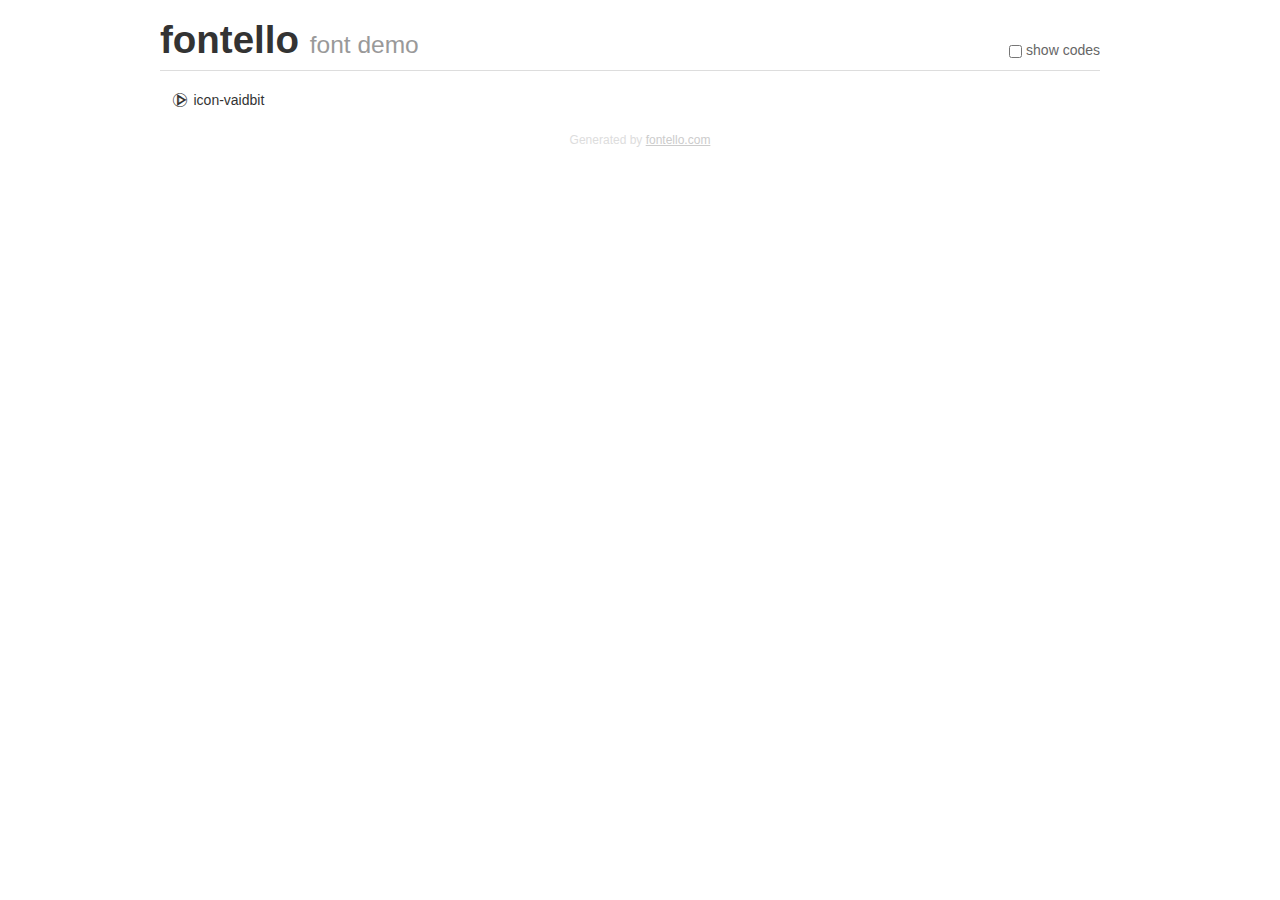
<file: styles/Iconos/fontello-03212fa1/demo.html>
<!DOCTYPE html>
<html>
  <head>
  <!--[if lt IE 9]><script language="javascript" type="text/javascript" src="//html5shim.googlecode.com/svn/trunk/html5.js"></script><![endif]-->
  <meta charset="UTF-8">
  <style>
    html {
      font-size: 100%;
      -webkit-text-size-adjust: 100%;
      -ms-text-size-adjust: 100%;
    }
    a:focus {
      outline: thin dotted #333;
      outline: 5px auto -webkit-focus-ring-color;
      outline-offset: -2px;
    }
    a:hover,
    a:active {
      outline: 0;
    }
    input {
      margin: 0;
      font-size: 100%;
      vertical-align: middle;
      *overflow: visible;
      line-height: normal;
    }
    input::-moz-focus-inner {
      padding: 0;
      border: 0;
    }
    body {
      margin: 0;
      font-family: "Helvetica Neue", Helvetica, Arial, sans-serif;
      font-size: 14px;
      line-height: 20px;
      color: #333;
      background-color: #fff;
    }
    a {
      color: #08c;
      text-decoration: none;
    }
    a:hover {
      color: #005580;
      text-decoration: underline;
    }
    .row {
      margin-left: -20px;
      *zoom: 1;
    }
    .row:before,
    .row:after {
      display: table;
      content: "";
      line-height: 0;
    }
    .row:after {
      clear: both;
    }
    .span3 {
      float: left;
      min-height: 1px;
      margin-left: 20px;
      width: 220px;
    }
    .container {
      width: 940px;
      margin-right: auto;
      margin-left: auto;
      *zoom: 1;
    }
    .container:before,
    .container:after {
      display: table;
      content: "";
      line-height: 0;
    }
    .container:after {
      clear: both;
    }
    small {
      font-size: 85%;
    }
    h1 {
      margin: 10px 0;
      font-family: inherit;
      font-weight: bold;
      line-height: 20px;
      color: inherit;
      text-rendering: optimizelegibility;
      line-height: 40px;
      font-size: 38.5px;
    }
    h1 small {
      font-weight: normal;
      line-height: 1;
      color: #999;
      font-size: 24.5px;
    }

    body {
      margin-top: 90px;
    }
    .header {
      position: fixed;
      top: 0;
      left: 50%;
      margin-left: -480px;
      background-color: #fff;
      border-bottom: 1px solid #ddd;
      padding-top: 10px;
      z-index: 10;
    }
    .footer {
      color: #ddd;
      font-size: 12px;
      text-align: center;
      margin-top: 20px;
    }
    .footer a {
      color: #ccc;
      text-decoration: underline;
    }
    .the-icons {
      font-size: 14px;
      line-height: 24px;
    }
    .switch {
      position: absolute;
      right: 0;
      bottom: 10px;
      color: #666;
    }
    .switch input {
      margin-right: 0.3em;
    }
    .codesOn .i-name {
      display: none;
    }
    .codesOn .i-code {
      display: inline;
    }
    .i-code {
      display: none;
    }
    @font-face {
      font-family: 'fontello';
      src: url('./font/fontello.eot?25433730');
      src: url('./font/fontello.eot?25433730#iefix') format('embedded-opentype'),
           url('./font/fontello.woff?25433730') format('woff'),
           url('./font/fontello.ttf?25433730') format('truetype'),
           url('./font/fontello.svg?25433730#fontello') format('svg');
      font-weight: normal;
      font-style: normal;
    }
    .demo-icon {
      font-family: "fontello";
      font-style: normal;
      font-weight: normal;
      speak: never;
     
      display: inline-block;
      text-decoration: inherit;
      width: 1em;
      margin-right: .2em;
      text-align: center;
      /* opacity: .8; */
     
      /* For safety - reset parent styles, that can break glyph codes*/
      font-variant: normal;
      text-transform: none;
     
      /* fix buttons height, for twitter bootstrap */
      line-height: 1em;
     
      /* Animation center compensation - margins should be symmetric */
      /* remove if not needed */
      margin-left: .2em;
     
      /* You can be more comfortable with increased icons size */
      /* font-size: 120%; */
     
      /* Font smoothing. That was taken from TWBS */
      -webkit-font-smoothing: antialiased;
      -moz-osx-font-smoothing: grayscale;
     
      /* Uncomment for 3D effect */
      /* text-shadow: 1px 1px 1px rgba(127, 127, 127, 0.3); */
    }
    </style>
    <link rel="stylesheet" href="css/animation.css"><!--[if IE 7]><link rel="stylesheet" href="css/" + font.fontname + "-ie7.css"><![endif]-->
    <script>
      function toggleCodes(on) {
        var obj = document.getElementById('icons');
      
        if (on) {
          obj.className += ' codesOn';
        } else {
          obj.className = obj.className.replace(' codesOn', '');
        }
      }
    </script>
  </head>
  <body>
    <div class="container header">
      <h1>fontello <small>font demo</small></h1>
      <label class="switch">
        <input type="checkbox" onclick="toggleCodes(this.checked)">show codes
      </label>
    </div>
    <div class="container" id="icons">
      <div class="row">
        <div class="span3" title="Code: 0xe799">
          <i class="demo-icon icon-vaidbit">&#xe799;</i> <span class="i-name">icon-vaidbit</span><span class="i-code">0xe799</span>
        </div>
      </div>
    <div class="container footer">Generated by <a href="https://fontello.com">fontello.com</a></div>
  </body>
</html>
</file>
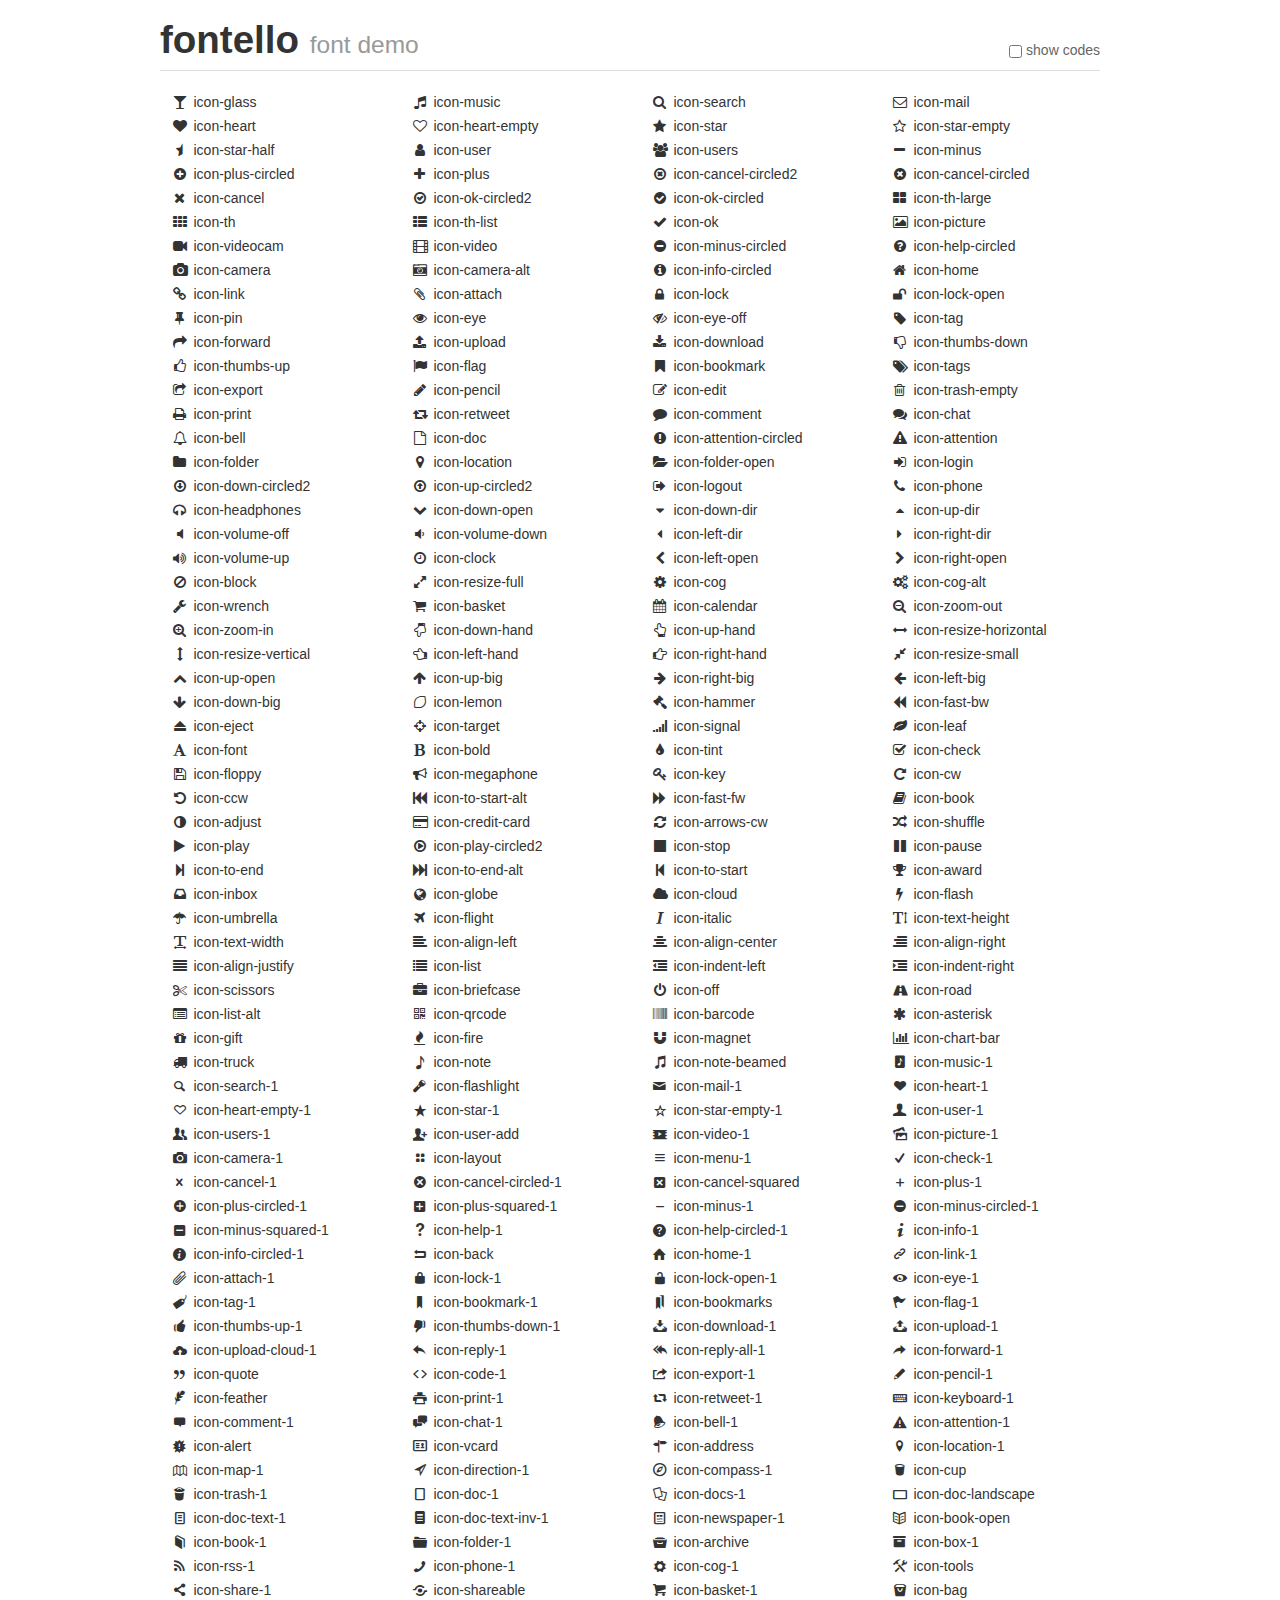
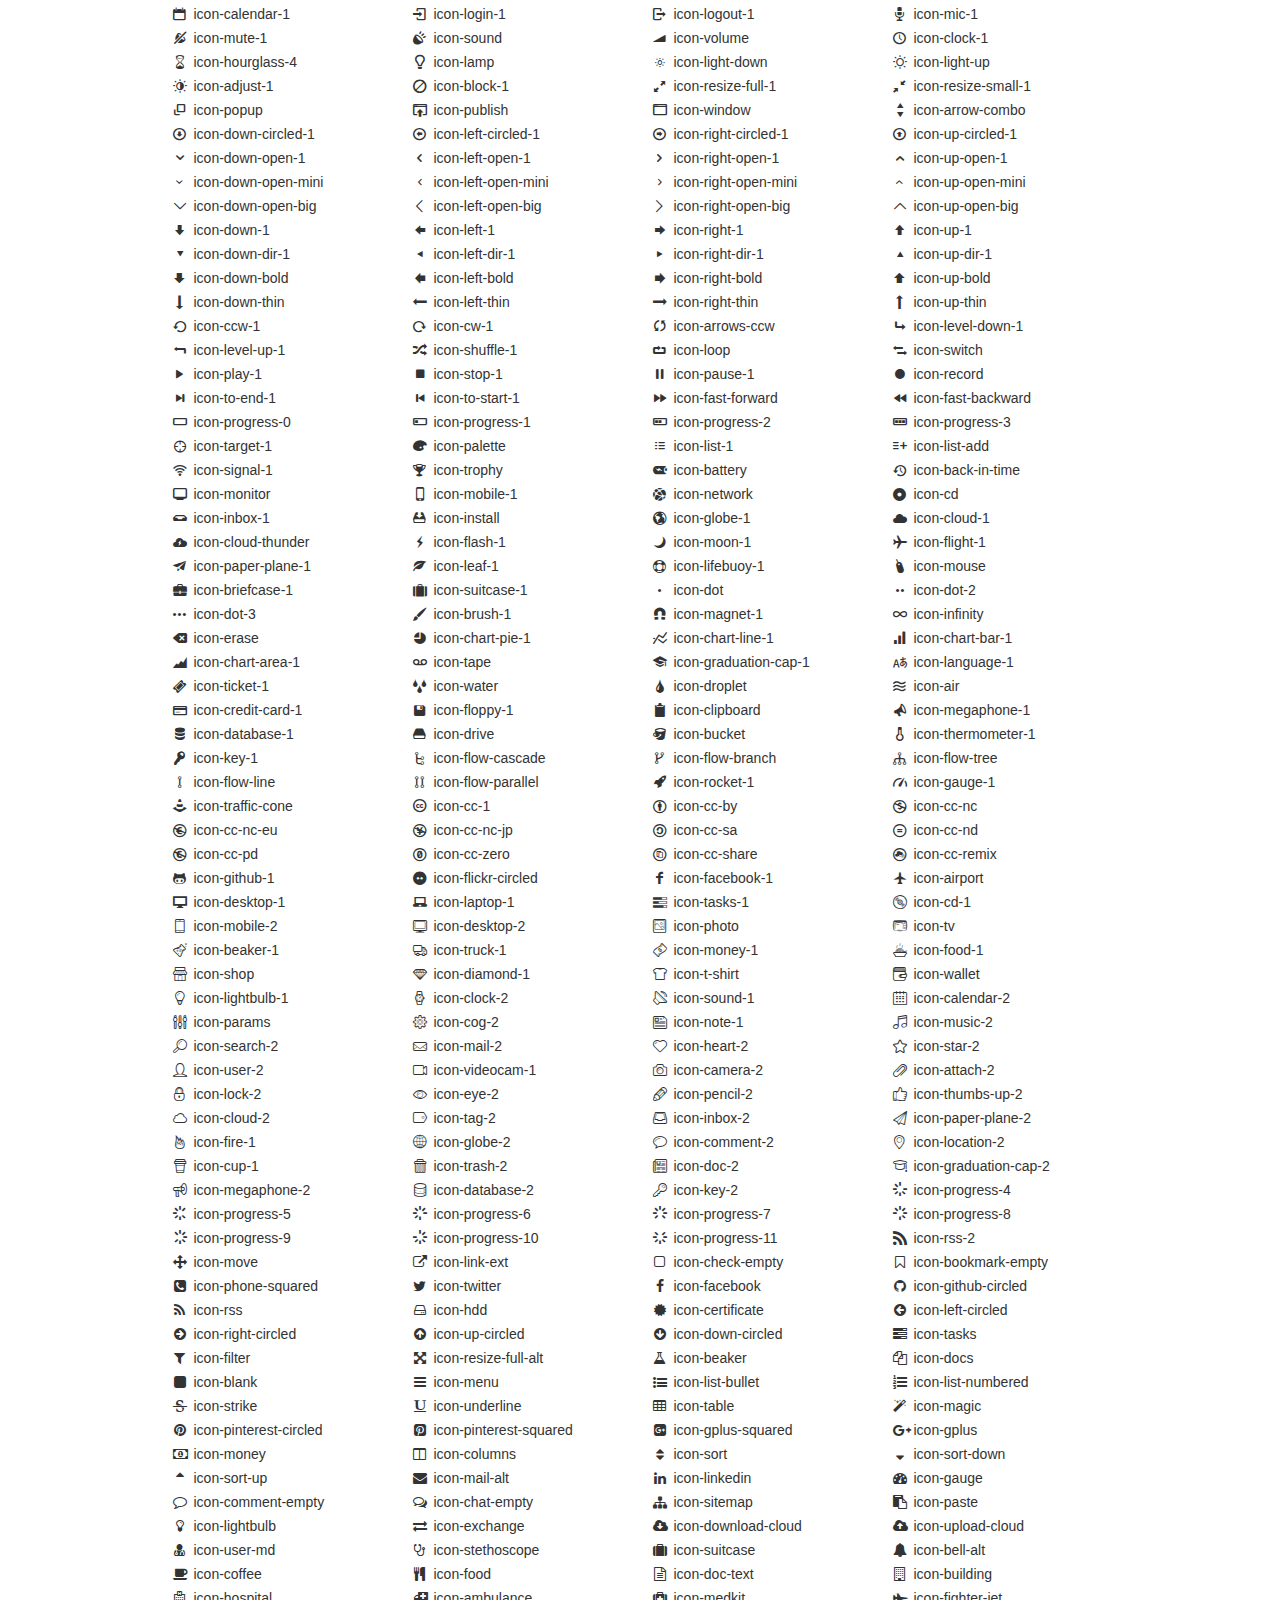
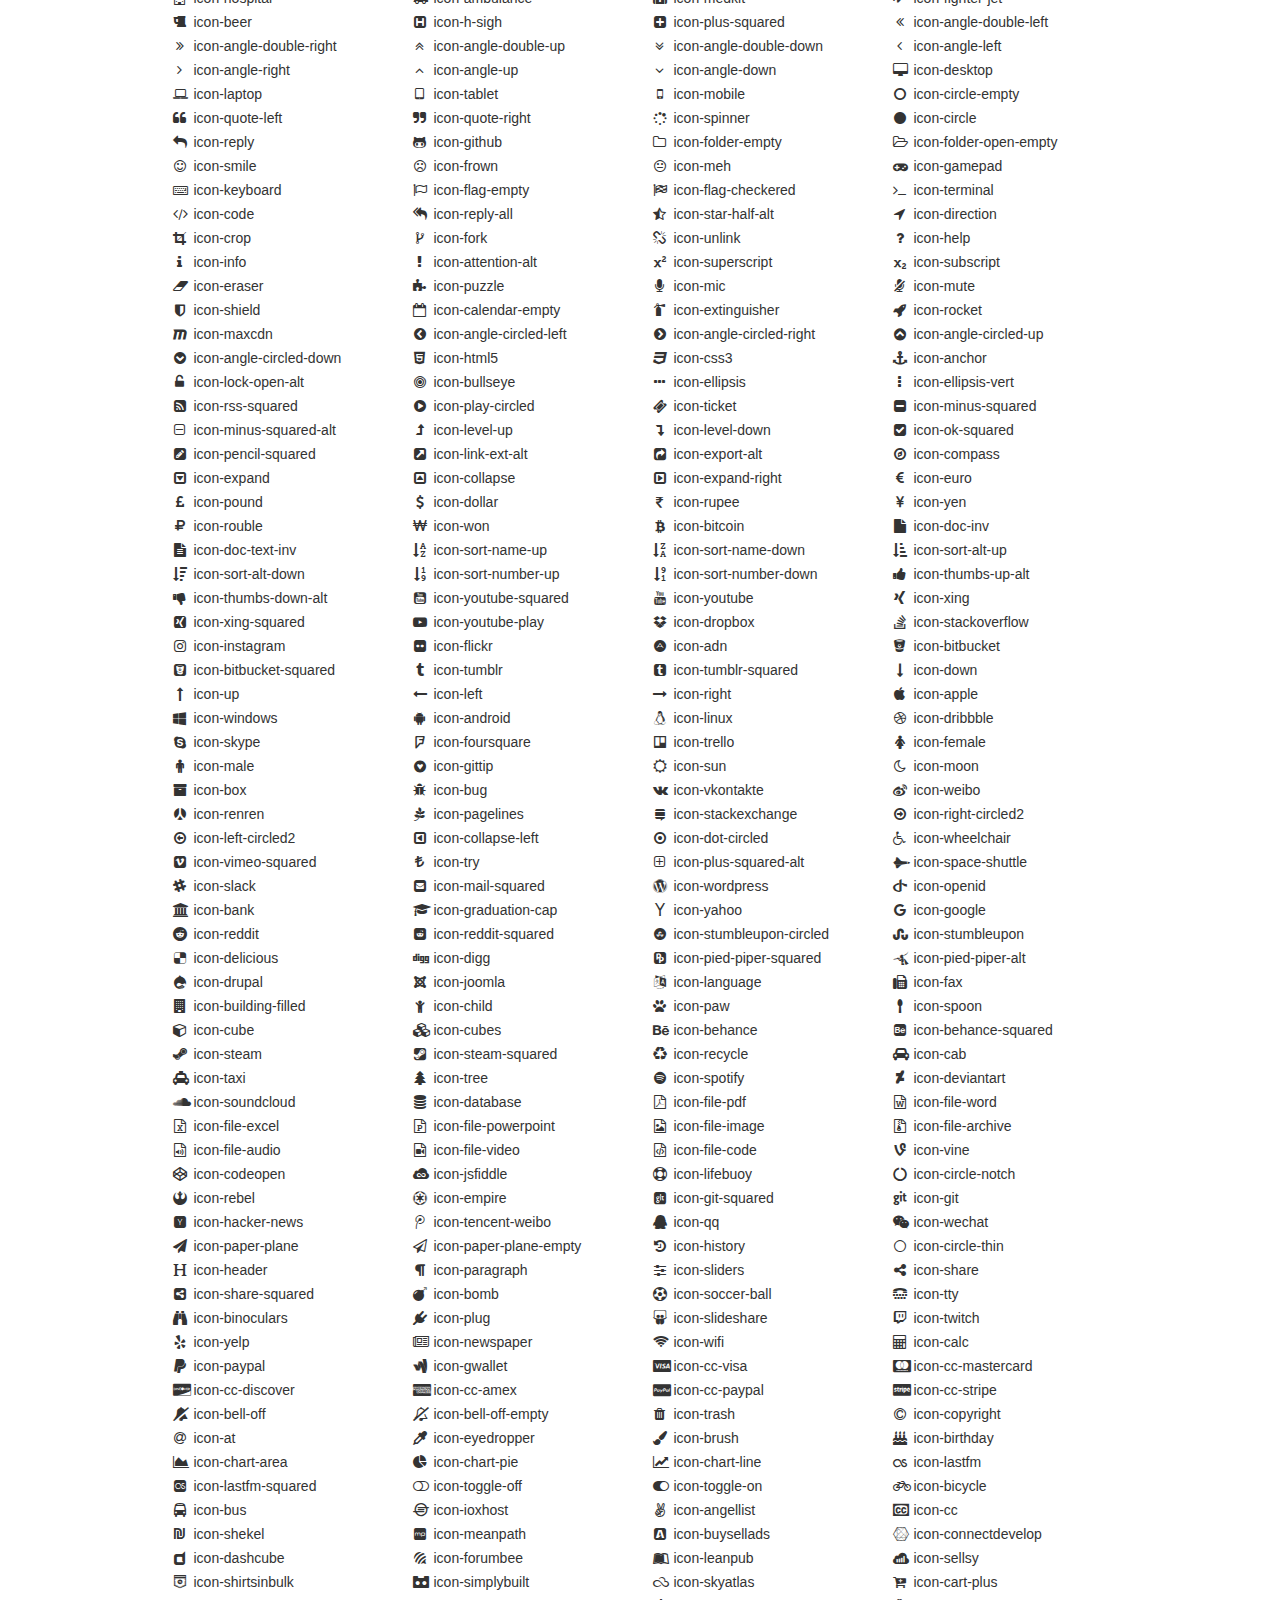
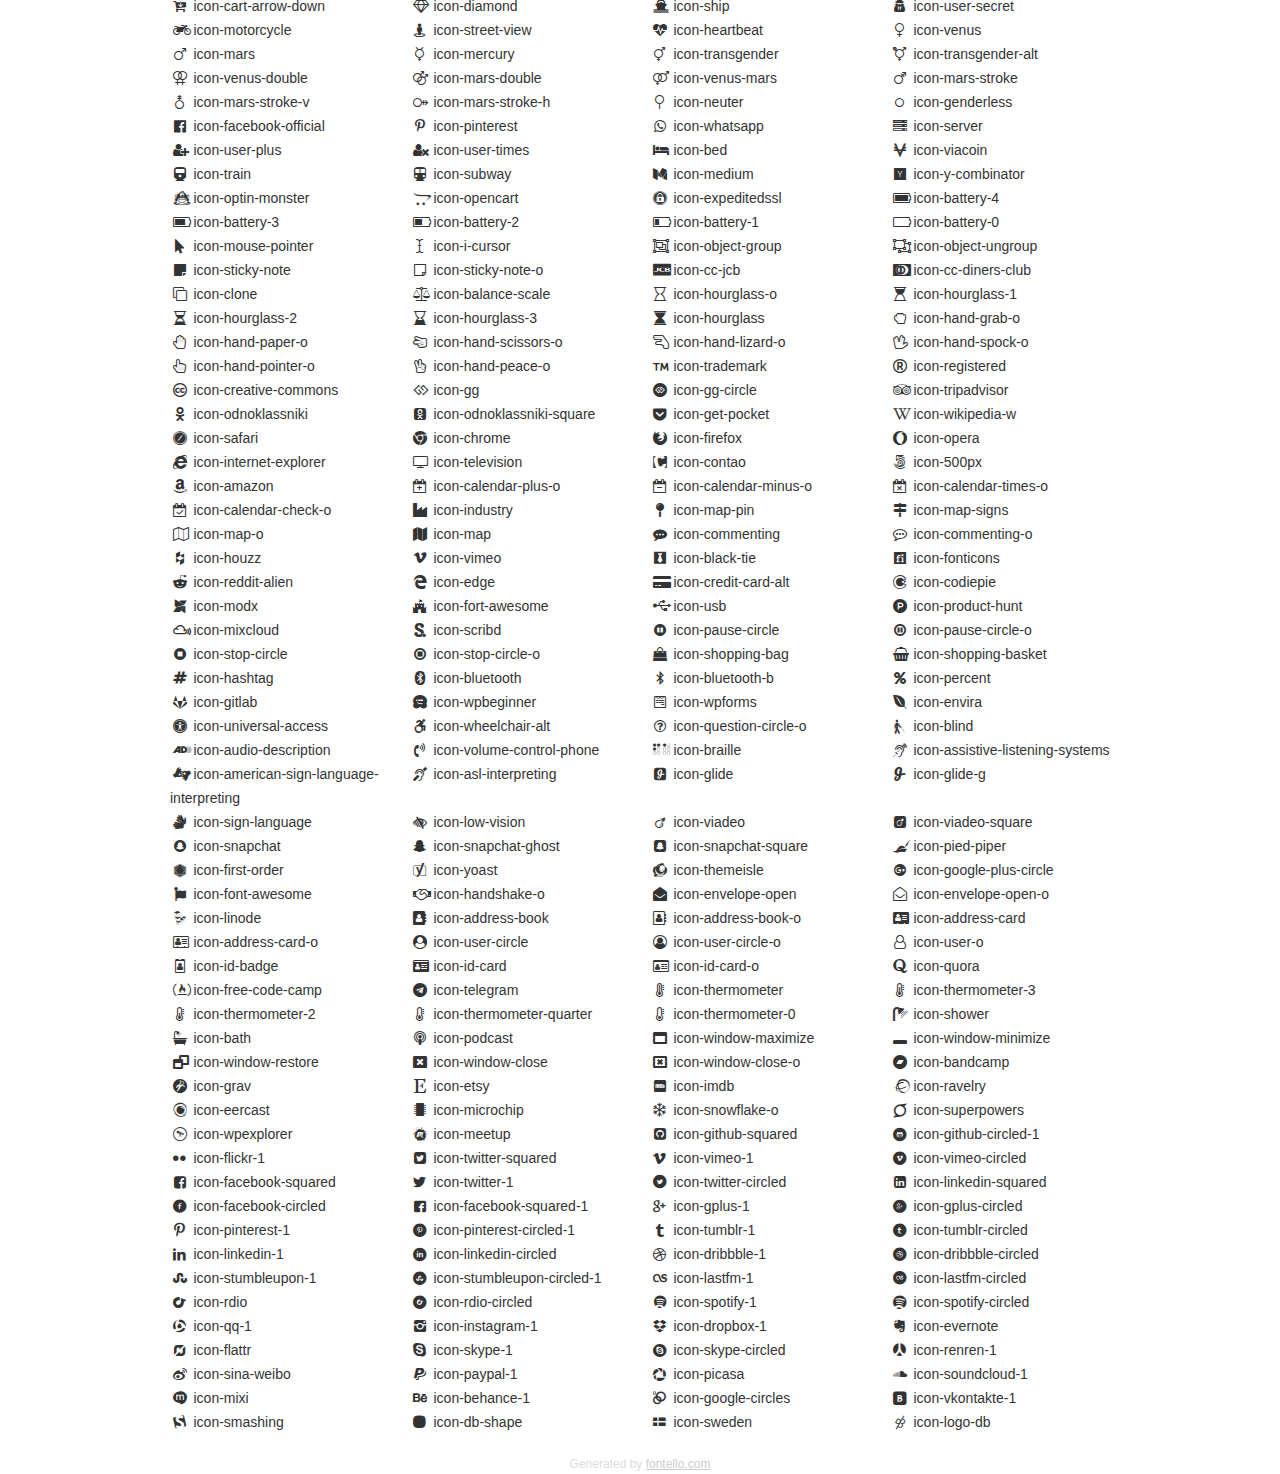
<file: styles/Iconos/fontello-7c56770c/demo.html>
<!DOCTYPE html>
<html>
  <head><!--[if lt IE 9]><script language="javascript" type="text/javascript" src="//html5shim.googlecode.com/svn/trunk/html5.js"></script><![endif]-->
    <meta charset="UTF-8"><style>/*
 * Bootstrap v2.2.1
 *
 * Copyright 2012 Twitter, Inc
 * Licensed under the Apache License v2.0
 * http://www.apache.org/licenses/LICENSE-2.0
 *
 * Designed and built with all the love in the world @twitter by @mdo and @fat.
 */
.clearfix {
  *zoom: 1;
}
.clearfix:before,
.clearfix:after {
  display: table;
  content: "";
  line-height: 0;
}
.clearfix:after {
  clear: both;
}
html {
  font-size: 100%;
  -webkit-text-size-adjust: 100%;
  -ms-text-size-adjust: 100%;
}
a:focus {
  outline: thin dotted #333;
  outline: 5px auto -webkit-focus-ring-color;
  outline-offset: -2px;
}
a:hover,
a:active {
  outline: 0;
}
button,
input,
select,
textarea {
  margin: 0;
  font-size: 100%;
  vertical-align: middle;
}
button,
input {
  *overflow: visible;
  line-height: normal;
}
button::-moz-focus-inner,
input::-moz-focus-inner {
  padding: 0;
  border: 0;
}
body {
  margin: 0;
  font-family: "Helvetica Neue", Helvetica, Arial, sans-serif;
  font-size: 14px;
  line-height: 20px;
  color: #333;
  background-color: #fff;
}
a {
  color: #08c;
  text-decoration: none;
}
a:hover {
  color: #005580;
  text-decoration: underline;
}
.row {
  margin-left: -20px;
  *zoom: 1;
}
.row:before,
.row:after {
  display: table;
  content: "";
  line-height: 0;
}
.row:after {
  clear: both;
}
[class*="span"] {
  float: left;
  min-height: 1px;
  margin-left: 20px;
}
.container,
.navbar-static-top .container,
.navbar-fixed-top .container,
.navbar-fixed-bottom .container {
  width: 940px;
}
.span12 {
  width: 940px;
}
.span11 {
  width: 860px;
}
.span10 {
  width: 780px;
}
.span9 {
  width: 700px;
}
.span8 {
  width: 620px;
}
.span7 {
  width: 540px;
}
.span6 {
  width: 460px;
}
.span5 {
  width: 380px;
}
.span4 {
  width: 300px;
}
.span3 {
  width: 220px;
}
.span2 {
  width: 140px;
}
.span1 {
  width: 60px;
}
[class*="span"].pull-right,
.row-fluid [class*="span"].pull-right {
  float: right;
}
.container {
  margin-right: auto;
  margin-left: auto;
  *zoom: 1;
}
.container:before,
.container:after {
  display: table;
  content: "";
  line-height: 0;
}
.container:after {
  clear: both;
}
p {
  margin: 0 0 10px;
}
.lead {
  margin-bottom: 20px;
  font-size: 21px;
  font-weight: 200;
  line-height: 30px;
}
small {
  font-size: 85%;
}
h1 {
  margin: 10px 0;
  font-family: inherit;
  font-weight: bold;
  line-height: 20px;
  color: inherit;
  text-rendering: optimizelegibility;
}
h1 small {
  font-weight: normal;
  line-height: 1;
  color: #999;
}
h1 {
  line-height: 40px;
}
h1 {
  font-size: 38.5px;
}
h1 small {
  font-size: 24.5px;
}
body {
  margin-top: 90px;
}
.header {
  position: fixed;
  top: 0;
  left: 50%;
  margin-left: -480px;
  background-color: #fff;
  border-bottom: 1px solid #ddd;
  padding-top: 10px;
  z-index: 10;
}
.footer {
  color: #ddd;
  font-size: 12px;
  text-align: center;
  margin-top: 20px;
}
.footer a {
  color: #ccc;
  text-decoration: underline;
}
.the-icons {
  font-size: 14px;
  line-height: 24px;
}
.switch {
  position: absolute;
  right: 0;
  bottom: 10px;
  color: #666;
}
.switch input {
  margin-right: 0.3em;
}
.codesOn .i-name {
  display: none;
}
.codesOn .i-code {
  display: inline;
}
.i-code {
  display: none;
}
@font-face {
      font-family: 'fontello';
      src: url('./font/fontello.eot?8229233');
      src: url('./font/fontello.eot?8229233#iefix') format('embedded-opentype'),
           url('./font/fontello.woff?8229233') format('woff'),
           url('./font/fontello.ttf?8229233') format('truetype'),
           url('./font/fontello.svg?8229233#fontello') format('svg');
      font-weight: normal;
      font-style: normal;
    }
     
     
    .demo-icon
    {
      font-family: "fontello";
      font-style: normal;
      font-weight: normal;
      speak: none;
     
      display: inline-block;
      text-decoration: inherit;
      width: 1em;
      margin-right: .2em;
      text-align: center;
      /* opacity: .8; */
     
      /* For safety - reset parent styles, that can break glyph codes*/
      font-variant: normal;
      text-transform: none;
     
      /* fix buttons height, for twitter bootstrap */
      line-height: 1em;
     
      /* Animation center compensation - margins should be symmetric */
      /* remove if not needed */
      margin-left: .2em;
     
      /* You can be more comfortable with increased icons size */
      /* font-size: 120%; */
     
      /* Font smoothing. That was taken from TWBS */
      -webkit-font-smoothing: antialiased;
      -moz-osx-font-smoothing: grayscale;
     
      /* Uncomment for 3D effect */
      /* text-shadow: 1px 1px 1px rgba(127, 127, 127, 0.3); */
    }
     </style>
    <link rel="stylesheet" href="css/animation.css"><!--[if IE 7]><link rel="stylesheet" href="css/" + font.fontname + "-ie7.css"><![endif]-->
    <script>
      function toggleCodes(on) {
        var obj = document.getElementById('icons');
      
        if (on) {
          obj.className += ' codesOn';
        } else {
          obj.className = obj.className.replace(' codesOn', '');
        }
      }
      
    </script>
  </head>
  <body>
    <div class="container header">
      <h1>fontello <small>font demo</small></h1>
      <label class="switch">
        <input type="checkbox" onclick="toggleCodes(this.checked)">show codes
      </label>
    </div>
    <div class="container" id="icons">
      <div class="row">
        <div class="the-icons span3" title="Code: 0xe800"><i class="demo-icon icon-glass">&#xe800;</i> <span class="i-name">icon-glass</span><span class="i-code">0xe800</span></div>
        <div class="the-icons span3" title="Code: 0xe801"><i class="demo-icon icon-music">&#xe801;</i> <span class="i-name">icon-music</span><span class="i-code">0xe801</span></div>
        <div class="the-icons span3" title="Code: 0xe802"><i class="demo-icon icon-search">&#xe802;</i> <span class="i-name">icon-search</span><span class="i-code">0xe802</span></div>
        <div class="the-icons span3" title="Code: 0xe803"><i class="demo-icon icon-mail">&#xe803;</i> <span class="i-name">icon-mail</span><span class="i-code">0xe803</span></div>
      </div>
      <div class="row">
        <div class="the-icons span3" title="Code: 0xe804"><i class="demo-icon icon-heart">&#xe804;</i> <span class="i-name">icon-heart</span><span class="i-code">0xe804</span></div>
        <div class="the-icons span3" title="Code: 0xe805"><i class="demo-icon icon-heart-empty">&#xe805;</i> <span class="i-name">icon-heart-empty</span><span class="i-code">0xe805</span></div>
        <div class="the-icons span3" title="Code: 0xe806"><i class="demo-icon icon-star">&#xe806;</i> <span class="i-name">icon-star</span><span class="i-code">0xe806</span></div>
        <div class="the-icons span3" title="Code: 0xe807"><i class="demo-icon icon-star-empty">&#xe807;</i> <span class="i-name">icon-star-empty</span><span class="i-code">0xe807</span></div>
      </div>
      <div class="row">
        <div class="the-icons span3" title="Code: 0xe808"><i class="demo-icon icon-star-half">&#xe808;</i> <span class="i-name">icon-star-half</span><span class="i-code">0xe808</span></div>
        <div class="the-icons span3" title="Code: 0xe809"><i class="demo-icon icon-user">&#xe809;</i> <span class="i-name">icon-user</span><span class="i-code">0xe809</span></div>
        <div class="the-icons span3" title="Code: 0xe80a"><i class="demo-icon icon-users">&#xe80a;</i> <span class="i-name">icon-users</span><span class="i-code">0xe80a</span></div>
        <div class="the-icons span3" title="Code: 0xe80b"><i class="demo-icon icon-minus">&#xe80b;</i> <span class="i-name">icon-minus</span><span class="i-code">0xe80b</span></div>
      </div>
      <div class="row">
        <div class="the-icons span3" title="Code: 0xe80c"><i class="demo-icon icon-plus-circled">&#xe80c;</i> <span class="i-name">icon-plus-circled</span><span class="i-code">0xe80c</span></div>
        <div class="the-icons span3" title="Code: 0xe80d"><i class="demo-icon icon-plus">&#xe80d;</i> <span class="i-name">icon-plus</span><span class="i-code">0xe80d</span></div>
        <div class="the-icons span3" title="Code: 0xe80e"><i class="demo-icon icon-cancel-circled2">&#xe80e;</i> <span class="i-name">icon-cancel-circled2</span><span class="i-code">0xe80e</span></div>
        <div class="the-icons span3" title="Code: 0xe80f"><i class="demo-icon icon-cancel-circled">&#xe80f;</i> <span class="i-name">icon-cancel-circled</span><span class="i-code">0xe80f</span></div>
      </div>
      <div class="row">
        <div class="the-icons span3" title="Code: 0xe810"><i class="demo-icon icon-cancel">&#xe810;</i> <span class="i-name">icon-cancel</span><span class="i-code">0xe810</span></div>
        <div class="the-icons span3" title="Code: 0xe811"><i class="demo-icon icon-ok-circled2">&#xe811;</i> <span class="i-name">icon-ok-circled2</span><span class="i-code">0xe811</span></div>
        <div class="the-icons span3" title="Code: 0xe812"><i class="demo-icon icon-ok-circled">&#xe812;</i> <span class="i-name">icon-ok-circled</span><span class="i-code">0xe812</span></div>
        <div class="the-icons span3" title="Code: 0xe813"><i class="demo-icon icon-th-large">&#xe813;</i> <span class="i-name">icon-th-large</span><span class="i-code">0xe813</span></div>
      </div>
      <div class="row">
        <div class="the-icons span3" title="Code: 0xe814"><i class="demo-icon icon-th">&#xe814;</i> <span class="i-name">icon-th</span><span class="i-code">0xe814</span></div>
        <div class="the-icons span3" title="Code: 0xe815"><i class="demo-icon icon-th-list">&#xe815;</i> <span class="i-name">icon-th-list</span><span class="i-code">0xe815</span></div>
        <div class="the-icons span3" title="Code: 0xe816"><i class="demo-icon icon-ok">&#xe816;</i> <span class="i-name">icon-ok</span><span class="i-code">0xe816</span></div>
        <div class="the-icons span3" title="Code: 0xe817"><i class="demo-icon icon-picture">&#xe817;</i> <span class="i-name">icon-picture</span><span class="i-code">0xe817</span></div>
      </div>
      <div class="row">
        <div class="the-icons span3" title="Code: 0xe818"><i class="demo-icon icon-videocam">&#xe818;</i> <span class="i-name">icon-videocam</span><span class="i-code">0xe818</span></div>
        <div class="the-icons span3" title="Code: 0xe819"><i class="demo-icon icon-video">&#xe819;</i> <span class="i-name">icon-video</span><span class="i-code">0xe819</span></div>
        <div class="the-icons span3" title="Code: 0xe81a"><i class="demo-icon icon-minus-circled">&#xe81a;</i> <span class="i-name">icon-minus-circled</span><span class="i-code">0xe81a</span></div>
        <div class="the-icons span3" title="Code: 0xe81b"><i class="demo-icon icon-help-circled">&#xe81b;</i> <span class="i-name">icon-help-circled</span><span class="i-code">0xe81b</span></div>
      </div>
      <div class="row">
        <div class="the-icons span3" title="Code: 0xe81c"><i class="demo-icon icon-camera">&#xe81c;</i> <span class="i-name">icon-camera</span><span class="i-code">0xe81c</span></div>
        <div class="the-icons span3" title="Code: 0xe81d"><i class="demo-icon icon-camera-alt">&#xe81d;</i> <span class="i-name">icon-camera-alt</span><span class="i-code">0xe81d</span></div>
        <div class="the-icons span3" title="Code: 0xe81e"><i class="demo-icon icon-info-circled">&#xe81e;</i> <span class="i-name">icon-info-circled</span><span class="i-code">0xe81e</span></div>
        <div class="the-icons span3" title="Code: 0xe81f"><i class="demo-icon icon-home">&#xe81f;</i> <span class="i-name">icon-home</span><span class="i-code">0xe81f</span></div>
      </div>
      <div class="row">
        <div class="the-icons span3" title="Code: 0xe820"><i class="demo-icon icon-link">&#xe820;</i> <span class="i-name">icon-link</span><span class="i-code">0xe820</span></div>
        <div class="the-icons span3" title="Code: 0xe821"><i class="demo-icon icon-attach">&#xe821;</i> <span class="i-name">icon-attach</span><span class="i-code">0xe821</span></div>
        <div class="the-icons span3" title="Code: 0xe822"><i class="demo-icon icon-lock">&#xe822;</i> <span class="i-name">icon-lock</span><span class="i-code">0xe822</span></div>
        <div class="the-icons span3" title="Code: 0xe823"><i class="demo-icon icon-lock-open">&#xe823;</i> <span class="i-name">icon-lock-open</span><span class="i-code">0xe823</span></div>
      </div>
      <div class="row">
        <div class="the-icons span3" title="Code: 0xe824"><i class="demo-icon icon-pin">&#xe824;</i> <span class="i-name">icon-pin</span><span class="i-code">0xe824</span></div>
        <div class="the-icons span3" title="Code: 0xe825"><i class="demo-icon icon-eye">&#xe825;</i> <span class="i-name">icon-eye</span><span class="i-code">0xe825</span></div>
        <div class="the-icons span3" title="Code: 0xe826"><i class="demo-icon icon-eye-off">&#xe826;</i> <span class="i-name">icon-eye-off</span><span class="i-code">0xe826</span></div>
        <div class="the-icons span3" title="Code: 0xe827"><i class="demo-icon icon-tag">&#xe827;</i> <span class="i-name">icon-tag</span><span class="i-code">0xe827</span></div>
      </div>
      <div class="row">
        <div class="the-icons span3" title="Code: 0xe828"><i class="demo-icon icon-forward">&#xe828;</i> <span class="i-name">icon-forward</span><span class="i-code">0xe828</span></div>
        <div class="the-icons span3" title="Code: 0xe829"><i class="demo-icon icon-upload">&#xe829;</i> <span class="i-name">icon-upload</span><span class="i-code">0xe829</span></div>
        <div class="the-icons span3" title="Code: 0xe82a"><i class="demo-icon icon-download">&#xe82a;</i> <span class="i-name">icon-download</span><span class="i-code">0xe82a</span></div>
        <div class="the-icons span3" title="Code: 0xe82b"><i class="demo-icon icon-thumbs-down">&#xe82b;</i> <span class="i-name">icon-thumbs-down</span><span class="i-code">0xe82b</span></div>
      </div>
      <div class="row">
        <div class="the-icons span3" title="Code: 0xe82c"><i class="demo-icon icon-thumbs-up">&#xe82c;</i> <span class="i-name">icon-thumbs-up</span><span class="i-code">0xe82c</span></div>
        <div class="the-icons span3" title="Code: 0xe82d"><i class="demo-icon icon-flag">&#xe82d;</i> <span class="i-name">icon-flag</span><span class="i-code">0xe82d</span></div>
        <div class="the-icons span3" title="Code: 0xe82e"><i class="demo-icon icon-bookmark">&#xe82e;</i> <span class="i-name">icon-bookmark</span><span class="i-code">0xe82e</span></div>
        <div class="the-icons span3" title="Code: 0xe82f"><i class="demo-icon icon-tags">&#xe82f;</i> <span class="i-name">icon-tags</span><span class="i-code">0xe82f</span></div>
      </div>
      <div class="row">
        <div class="the-icons span3" title="Code: 0xe830"><i class="demo-icon icon-export">&#xe830;</i> <span class="i-name">icon-export</span><span class="i-code">0xe830</span></div>
        <div class="the-icons span3" title="Code: 0xe831"><i class="demo-icon icon-pencil">&#xe831;</i> <span class="i-name">icon-pencil</span><span class="i-code">0xe831</span></div>
        <div class="the-icons span3" title="Code: 0xe832"><i class="demo-icon icon-edit">&#xe832;</i> <span class="i-name">icon-edit</span><span class="i-code">0xe832</span></div>
        <div class="the-icons span3" title="Code: 0xe833"><i class="demo-icon icon-trash-empty">&#xe833;</i> <span class="i-name">icon-trash-empty</span><span class="i-code">0xe833</span></div>
      </div>
      <div class="row">
        <div class="the-icons span3" title="Code: 0xe834"><i class="demo-icon icon-print">&#xe834;</i> <span class="i-name">icon-print</span><span class="i-code">0xe834</span></div>
        <div class="the-icons span3" title="Code: 0xe835"><i class="demo-icon icon-retweet">&#xe835;</i> <span class="i-name">icon-retweet</span><span class="i-code">0xe835</span></div>
        <div class="the-icons span3" title="Code: 0xe836"><i class="demo-icon icon-comment">&#xe836;</i> <span class="i-name">icon-comment</span><span class="i-code">0xe836</span></div>
        <div class="the-icons span3" title="Code: 0xe837"><i class="demo-icon icon-chat">&#xe837;</i> <span class="i-name">icon-chat</span><span class="i-code">0xe837</span></div>
      </div>
      <div class="row">
        <div class="the-icons span3" title="Code: 0xe838"><i class="demo-icon icon-bell">&#xe838;</i> <span class="i-name">icon-bell</span><span class="i-code">0xe838</span></div>
        <div class="the-icons span3" title="Code: 0xe839"><i class="demo-icon icon-doc">&#xe839;</i> <span class="i-name">icon-doc</span><span class="i-code">0xe839</span></div>
        <div class="the-icons span3" title="Code: 0xe83a"><i class="demo-icon icon-attention-circled">&#xe83a;</i> <span class="i-name">icon-attention-circled</span><span class="i-code">0xe83a</span></div>
        <div class="the-icons span3" title="Code: 0xe83b"><i class="demo-icon icon-attention">&#xe83b;</i> <span class="i-name">icon-attention</span><span class="i-code">0xe83b</span></div>
      </div>
      <div class="row">
        <div class="the-icons span3" title="Code: 0xe83c"><i class="demo-icon icon-folder">&#xe83c;</i> <span class="i-name">icon-folder</span><span class="i-code">0xe83c</span></div>
        <div class="the-icons span3" title="Code: 0xe83d"><i class="demo-icon icon-location">&#xe83d;</i> <span class="i-name">icon-location</span><span class="i-code">0xe83d</span></div>
        <div class="the-icons span3" title="Code: 0xe83e"><i class="demo-icon icon-folder-open">&#xe83e;</i> <span class="i-name">icon-folder-open</span><span class="i-code">0xe83e</span></div>
        <div class="the-icons span3" title="Code: 0xe83f"><i class="demo-icon icon-login">&#xe83f;</i> <span class="i-name">icon-login</span><span class="i-code">0xe83f</span></div>
      </div>
      <div class="row">
        <div class="the-icons span3" title="Code: 0xe840"><i class="demo-icon icon-down-circled2">&#xe840;</i> <span class="i-name">icon-down-circled2</span><span class="i-code">0xe840</span></div>
        <div class="the-icons span3" title="Code: 0xe841"><i class="demo-icon icon-up-circled2">&#xe841;</i> <span class="i-name">icon-up-circled2</span><span class="i-code">0xe841</span></div>
        <div class="the-icons span3" title="Code: 0xe842"><i class="demo-icon icon-logout">&#xe842;</i> <span class="i-name">icon-logout</span><span class="i-code">0xe842</span></div>
        <div class="the-icons span3" title="Code: 0xe843"><i class="demo-icon icon-phone">&#xe843;</i> <span class="i-name">icon-phone</span><span class="i-code">0xe843</span></div>
      </div>
      <div class="row">
        <div class="the-icons span3" title="Code: 0xe844"><i class="demo-icon icon-headphones">&#xe844;</i> <span class="i-name">icon-headphones</span><span class="i-code">0xe844</span></div>
        <div class="the-icons span3" title="Code: 0xe845"><i class="demo-icon icon-down-open">&#xe845;</i> <span class="i-name">icon-down-open</span><span class="i-code">0xe845</span></div>
        <div class="the-icons span3" title="Code: 0xe846"><i class="demo-icon icon-down-dir">&#xe846;</i> <span class="i-name">icon-down-dir</span><span class="i-code">0xe846</span></div>
        <div class="the-icons span3" title="Code: 0xe847"><i class="demo-icon icon-up-dir">&#xe847;</i> <span class="i-name">icon-up-dir</span><span class="i-code">0xe847</span></div>
      </div>
      <div class="row">
        <div class="the-icons span3" title="Code: 0xe848"><i class="demo-icon icon-volume-off">&#xe848;</i> <span class="i-name">icon-volume-off</span><span class="i-code">0xe848</span></div>
        <div class="the-icons span3" title="Code: 0xe849"><i class="demo-icon icon-volume-down">&#xe849;</i> <span class="i-name">icon-volume-down</span><span class="i-code">0xe849</span></div>
        <div class="the-icons span3" title="Code: 0xe84a"><i class="demo-icon icon-left-dir">&#xe84a;</i> <span class="i-name">icon-left-dir</span><span class="i-code">0xe84a</span></div>
        <div class="the-icons span3" title="Code: 0xe84b"><i class="demo-icon icon-right-dir">&#xe84b;</i> <span class="i-name">icon-right-dir</span><span class="i-code">0xe84b</span></div>
      </div>
      <div class="row">
        <div class="the-icons span3" title="Code: 0xe84c"><i class="demo-icon icon-volume-up">&#xe84c;</i> <span class="i-name">icon-volume-up</span><span class="i-code">0xe84c</span></div>
        <div class="the-icons span3" title="Code: 0xe84d"><i class="demo-icon icon-clock">&#xe84d;</i> <span class="i-name">icon-clock</span><span class="i-code">0xe84d</span></div>
        <div class="the-icons span3" title="Code: 0xe84e"><i class="demo-icon icon-left-open">&#xe84e;</i> <span class="i-name">icon-left-open</span><span class="i-code">0xe84e</span></div>
        <div class="the-icons span3" title="Code: 0xe84f"><i class="demo-icon icon-right-open">&#xe84f;</i> <span class="i-name">icon-right-open</span><span class="i-code">0xe84f</span></div>
      </div>
      <div class="row">
        <div class="the-icons span3" title="Code: 0xe850"><i class="demo-icon icon-block">&#xe850;</i> <span class="i-name">icon-block</span><span class="i-code">0xe850</span></div>
        <div class="the-icons span3" title="Code: 0xe851"><i class="demo-icon icon-resize-full">&#xe851;</i> <span class="i-name">icon-resize-full</span><span class="i-code">0xe851</span></div>
        <div class="the-icons span3" title="Code: 0xe852"><i class="demo-icon icon-cog">&#xe852;</i> <span class="i-name">icon-cog</span><span class="i-code">0xe852</span></div>
        <div class="the-icons span3" title="Code: 0xe853"><i class="demo-icon icon-cog-alt">&#xe853;</i> <span class="i-name">icon-cog-alt</span><span class="i-code">0xe853</span></div>
      </div>
      <div class="row">
        <div class="the-icons span3" title="Code: 0xe854"><i class="demo-icon icon-wrench">&#xe854;</i> <span class="i-name">icon-wrench</span><span class="i-code">0xe854</span></div>
        <div class="the-icons span3" title="Code: 0xe855"><i class="demo-icon icon-basket">&#xe855;</i> <span class="i-name">icon-basket</span><span class="i-code">0xe855</span></div>
        <div class="the-icons span3" title="Code: 0xe856"><i class="demo-icon icon-calendar">&#xe856;</i> <span class="i-name">icon-calendar</span><span class="i-code">0xe856</span></div>
        <div class="the-icons span3" title="Code: 0xe857"><i class="demo-icon icon-zoom-out">&#xe857;</i> <span class="i-name">icon-zoom-out</span><span class="i-code">0xe857</span></div>
      </div>
      <div class="row">
        <div class="the-icons span3" title="Code: 0xe858"><i class="demo-icon icon-zoom-in">&#xe858;</i> <span class="i-name">icon-zoom-in</span><span class="i-code">0xe858</span></div>
        <div class="the-icons span3" title="Code: 0xe859"><i class="demo-icon icon-down-hand">&#xe859;</i> <span class="i-name">icon-down-hand</span><span class="i-code">0xe859</span></div>
        <div class="the-icons span3" title="Code: 0xe85a"><i class="demo-icon icon-up-hand">&#xe85a;</i> <span class="i-name">icon-up-hand</span><span class="i-code">0xe85a</span></div>
        <div class="the-icons span3" title="Code: 0xe85b"><i class="demo-icon icon-resize-horizontal">&#xe85b;</i> <span class="i-name">icon-resize-horizontal</span><span class="i-code">0xe85b</span></div>
      </div>
      <div class="row">
        <div class="the-icons span3" title="Code: 0xe85c"><i class="demo-icon icon-resize-vertical">&#xe85c;</i> <span class="i-name">icon-resize-vertical</span><span class="i-code">0xe85c</span></div>
        <div class="the-icons span3" title="Code: 0xe85d"><i class="demo-icon icon-left-hand">&#xe85d;</i> <span class="i-name">icon-left-hand</span><span class="i-code">0xe85d</span></div>
        <div class="the-icons span3" title="Code: 0xe85e"><i class="demo-icon icon-right-hand">&#xe85e;</i> <span class="i-name">icon-right-hand</span><span class="i-code">0xe85e</span></div>
        <div class="the-icons span3" title="Code: 0xe85f"><i class="demo-icon icon-resize-small">&#xe85f;</i> <span class="i-name">icon-resize-small</span><span class="i-code">0xe85f</span></div>
      </div>
      <div class="row">
        <div class="the-icons span3" title="Code: 0xe860"><i class="demo-icon icon-up-open">&#xe860;</i> <span class="i-name">icon-up-open</span><span class="i-code">0xe860</span></div>
        <div class="the-icons span3" title="Code: 0xe861"><i class="demo-icon icon-up-big">&#xe861;</i> <span class="i-name">icon-up-big</span><span class="i-code">0xe861</span></div>
        <div class="the-icons span3" title="Code: 0xe862"><i class="demo-icon icon-right-big">&#xe862;</i> <span class="i-name">icon-right-big</span><span class="i-code">0xe862</span></div>
        <div class="the-icons span3" title="Code: 0xe863"><i class="demo-icon icon-left-big">&#xe863;</i> <span class="i-name">icon-left-big</span><span class="i-code">0xe863</span></div>
      </div>
      <div class="row">
        <div class="the-icons span3" title="Code: 0xe864"><i class="demo-icon icon-down-big">&#xe864;</i> <span class="i-name">icon-down-big</span><span class="i-code">0xe864</span></div>
        <div class="the-icons span3" title="Code: 0xe865"><i class="demo-icon icon-lemon">&#xe865;</i> <span class="i-name">icon-lemon</span><span class="i-code">0xe865</span></div>
        <div class="the-icons span3" title="Code: 0xe866"><i class="demo-icon icon-hammer">&#xe866;</i> <span class="i-name">icon-hammer</span><span class="i-code">0xe866</span></div>
        <div class="the-icons span3" title="Code: 0xe867"><i class="demo-icon icon-fast-bw">&#xe867;</i> <span class="i-name">icon-fast-bw</span><span class="i-code">0xe867</span></div>
      </div>
      <div class="row">
        <div class="the-icons span3" title="Code: 0xe868"><i class="demo-icon icon-eject">&#xe868;</i> <span class="i-name">icon-eject</span><span class="i-code">0xe868</span></div>
        <div class="the-icons span3" title="Code: 0xe869"><i class="demo-icon icon-target">&#xe869;</i> <span class="i-name">icon-target</span><span class="i-code">0xe869</span></div>
        <div class="the-icons span3" title="Code: 0xe86a"><i class="demo-icon icon-signal">&#xe86a;</i> <span class="i-name">icon-signal</span><span class="i-code">0xe86a</span></div>
        <div class="the-icons span3" title="Code: 0xe86b"><i class="demo-icon icon-leaf">&#xe86b;</i> <span class="i-name">icon-leaf</span><span class="i-code">0xe86b</span></div>
      </div>
      <div class="row">
        <div class="the-icons span3" title="Code: 0xe86c"><i class="demo-icon icon-font">&#xe86c;</i> <span class="i-name">icon-font</span><span class="i-code">0xe86c</span></div>
        <div class="the-icons span3" title="Code: 0xe86d"><i class="demo-icon icon-bold">&#xe86d;</i> <span class="i-name">icon-bold</span><span class="i-code">0xe86d</span></div>
        <div class="the-icons span3" title="Code: 0xe86e"><i class="demo-icon icon-tint">&#xe86e;</i> <span class="i-name">icon-tint</span><span class="i-code">0xe86e</span></div>
        <div class="the-icons span3" title="Code: 0xe86f"><i class="demo-icon icon-check">&#xe86f;</i> <span class="i-name">icon-check</span><span class="i-code">0xe86f</span></div>
      </div>
      <div class="row">
        <div class="the-icons span3" title="Code: 0xe870"><i class="demo-icon icon-floppy">&#xe870;</i> <span class="i-name">icon-floppy</span><span class="i-code">0xe870</span></div>
        <div class="the-icons span3" title="Code: 0xe871"><i class="demo-icon icon-megaphone">&#xe871;</i> <span class="i-name">icon-megaphone</span><span class="i-code">0xe871</span></div>
        <div class="the-icons span3" title="Code: 0xe872"><i class="demo-icon icon-key">&#xe872;</i> <span class="i-name">icon-key</span><span class="i-code">0xe872</span></div>
        <div class="the-icons span3" title="Code: 0xe873"><i class="demo-icon icon-cw">&#xe873;</i> <span class="i-name">icon-cw</span><span class="i-code">0xe873</span></div>
      </div>
      <div class="row">
        <div class="the-icons span3" title="Code: 0xe874"><i class="demo-icon icon-ccw">&#xe874;</i> <span class="i-name">icon-ccw</span><span class="i-code">0xe874</span></div>
        <div class="the-icons span3" title="Code: 0xe875"><i class="demo-icon icon-to-start-alt">&#xe875;</i> <span class="i-name">icon-to-start-alt</span><span class="i-code">0xe875</span></div>
        <div class="the-icons span3" title="Code: 0xe876"><i class="demo-icon icon-fast-fw">&#xe876;</i> <span class="i-name">icon-fast-fw</span><span class="i-code">0xe876</span></div>
        <div class="the-icons span3" title="Code: 0xe877"><i class="demo-icon icon-book">&#xe877;</i> <span class="i-name">icon-book</span><span class="i-code">0xe877</span></div>
      </div>
      <div class="row">
        <div class="the-icons span3" title="Code: 0xe878"><i class="demo-icon icon-adjust">&#xe878;</i> <span class="i-name">icon-adjust</span><span class="i-code">0xe878</span></div>
        <div class="the-icons span3" title="Code: 0xe879"><i class="demo-icon icon-credit-card">&#xe879;</i> <span class="i-name">icon-credit-card</span><span class="i-code">0xe879</span></div>
        <div class="the-icons span3" title="Code: 0xe87a"><i class="demo-icon icon-arrows-cw">&#xe87a;</i> <span class="i-name">icon-arrows-cw</span><span class="i-code">0xe87a</span></div>
        <div class="the-icons span3" title="Code: 0xe87b"><i class="demo-icon icon-shuffle">&#xe87b;</i> <span class="i-name">icon-shuffle</span><span class="i-code">0xe87b</span></div>
      </div>
      <div class="row">
        <div class="the-icons span3" title="Code: 0xe87c"><i class="demo-icon icon-play">&#xe87c;</i> <span class="i-name">icon-play</span><span class="i-code">0xe87c</span></div>
        <div class="the-icons span3" title="Code: 0xe87d"><i class="demo-icon icon-play-circled2">&#xe87d;</i> <span class="i-name">icon-play-circled2</span><span class="i-code">0xe87d</span></div>
        <div class="the-icons span3" title="Code: 0xe87e"><i class="demo-icon icon-stop">&#xe87e;</i> <span class="i-name">icon-stop</span><span class="i-code">0xe87e</span></div>
        <div class="the-icons span3" title="Code: 0xe87f"><i class="demo-icon icon-pause">&#xe87f;</i> <span class="i-name">icon-pause</span><span class="i-code">0xe87f</span></div>
      </div>
      <div class="row">
        <div class="the-icons span3" title="Code: 0xe880"><i class="demo-icon icon-to-end">&#xe880;</i> <span class="i-name">icon-to-end</span><span class="i-code">0xe880</span></div>
        <div class="the-icons span3" title="Code: 0xe881"><i class="demo-icon icon-to-end-alt">&#xe881;</i> <span class="i-name">icon-to-end-alt</span><span class="i-code">0xe881</span></div>
        <div class="the-icons span3" title="Code: 0xe882"><i class="demo-icon icon-to-start">&#xe882;</i> <span class="i-name">icon-to-start</span><span class="i-code">0xe882</span></div>
        <div class="the-icons span3" title="Code: 0xe883"><i class="demo-icon icon-award">&#xe883;</i> <span class="i-name">icon-award</span><span class="i-code">0xe883</span></div>
      </div>
      <div class="row">
        <div class="the-icons span3" title="Code: 0xe884"><i class="demo-icon icon-inbox">&#xe884;</i> <span class="i-name">icon-inbox</span><span class="i-code">0xe884</span></div>
        <div class="the-icons span3" title="Code: 0xe885"><i class="demo-icon icon-globe">&#xe885;</i> <span class="i-name">icon-globe</span><span class="i-code">0xe885</span></div>
        <div class="the-icons span3" title="Code: 0xe886"><i class="demo-icon icon-cloud">&#xe886;</i> <span class="i-name">icon-cloud</span><span class="i-code">0xe886</span></div>
        <div class="the-icons span3" title="Code: 0xe887"><i class="demo-icon icon-flash">&#xe887;</i> <span class="i-name">icon-flash</span><span class="i-code">0xe887</span></div>
      </div>
      <div class="row">
        <div class="the-icons span3" title="Code: 0xe888"><i class="demo-icon icon-umbrella">&#xe888;</i> <span class="i-name">icon-umbrella</span><span class="i-code">0xe888</span></div>
        <div class="the-icons span3" title="Code: 0xe889"><i class="demo-icon icon-flight">&#xe889;</i> <span class="i-name">icon-flight</span><span class="i-code">0xe889</span></div>
        <div class="the-icons span3" title="Code: 0xe88a"><i class="demo-icon icon-italic">&#xe88a;</i> <span class="i-name">icon-italic</span><span class="i-code">0xe88a</span></div>
        <div class="the-icons span3" title="Code: 0xe88b"><i class="demo-icon icon-text-height">&#xe88b;</i> <span class="i-name">icon-text-height</span><span class="i-code">0xe88b</span></div>
      </div>
      <div class="row">
        <div class="the-icons span3" title="Code: 0xe88c"><i class="demo-icon icon-text-width">&#xe88c;</i> <span class="i-name">icon-text-width</span><span class="i-code">0xe88c</span></div>
        <div class="the-icons span3" title="Code: 0xe88d"><i class="demo-icon icon-align-left">&#xe88d;</i> <span class="i-name">icon-align-left</span><span class="i-code">0xe88d</span></div>
        <div class="the-icons span3" title="Code: 0xe88e"><i class="demo-icon icon-align-center">&#xe88e;</i> <span class="i-name">icon-align-center</span><span class="i-code">0xe88e</span></div>
        <div class="the-icons span3" title="Code: 0xe88f"><i class="demo-icon icon-align-right">&#xe88f;</i> <span class="i-name">icon-align-right</span><span class="i-code">0xe88f</span></div>
      </div>
      <div class="row">
        <div class="the-icons span3" title="Code: 0xe890"><i class="demo-icon icon-align-justify">&#xe890;</i> <span class="i-name">icon-align-justify</span><span class="i-code">0xe890</span></div>
        <div class="the-icons span3" title="Code: 0xe891"><i class="demo-icon icon-list">&#xe891;</i> <span class="i-name">icon-list</span><span class="i-code">0xe891</span></div>
        <div class="the-icons span3" title="Code: 0xe892"><i class="demo-icon icon-indent-left">&#xe892;</i> <span class="i-name">icon-indent-left</span><span class="i-code">0xe892</span></div>
        <div class="the-icons span3" title="Code: 0xe893"><i class="demo-icon icon-indent-right">&#xe893;</i> <span class="i-name">icon-indent-right</span><span class="i-code">0xe893</span></div>
      </div>
      <div class="row">
        <div class="the-icons span3" title="Code: 0xe894"><i class="demo-icon icon-scissors">&#xe894;</i> <span class="i-name">icon-scissors</span><span class="i-code">0xe894</span></div>
        <div class="the-icons span3" title="Code: 0xe895"><i class="demo-icon icon-briefcase">&#xe895;</i> <span class="i-name">icon-briefcase</span><span class="i-code">0xe895</span></div>
        <div class="the-icons span3" title="Code: 0xe896"><i class="demo-icon icon-off">&#xe896;</i> <span class="i-name">icon-off</span><span class="i-code">0xe896</span></div>
        <div class="the-icons span3" title="Code: 0xe897"><i class="demo-icon icon-road">&#xe897;</i> <span class="i-name">icon-road</span><span class="i-code">0xe897</span></div>
      </div>
      <div class="row">
        <div class="the-icons span3" title="Code: 0xe898"><i class="demo-icon icon-list-alt">&#xe898;</i> <span class="i-name">icon-list-alt</span><span class="i-code">0xe898</span></div>
        <div class="the-icons span3" title="Code: 0xe899"><i class="demo-icon icon-qrcode">&#xe899;</i> <span class="i-name">icon-qrcode</span><span class="i-code">0xe899</span></div>
        <div class="the-icons span3" title="Code: 0xe89a"><i class="demo-icon icon-barcode">&#xe89a;</i> <span class="i-name">icon-barcode</span><span class="i-code">0xe89a</span></div>
        <div class="the-icons span3" title="Code: 0xe89b"><i class="demo-icon icon-asterisk">&#xe89b;</i> <span class="i-name">icon-asterisk</span><span class="i-code">0xe89b</span></div>
      </div>
      <div class="row">
        <div class="the-icons span3" title="Code: 0xe89c"><i class="demo-icon icon-gift">&#xe89c;</i> <span class="i-name">icon-gift</span><span class="i-code">0xe89c</span></div>
        <div class="the-icons span3" title="Code: 0xe89d"><i class="demo-icon icon-fire">&#xe89d;</i> <span class="i-name">icon-fire</span><span class="i-code">0xe89d</span></div>
        <div class="the-icons span3" title="Code: 0xe89e"><i class="demo-icon icon-magnet">&#xe89e;</i> <span class="i-name">icon-magnet</span><span class="i-code">0xe89e</span></div>
        <div class="the-icons span3" title="Code: 0xe89f"><i class="demo-icon icon-chart-bar">&#xe89f;</i> <span class="i-name">icon-chart-bar</span><span class="i-code">0xe89f</span></div>
      </div>
      <div class="row">
        <div class="the-icons span3" title="Code: 0xe8a0"><i class="demo-icon icon-truck">&#xe8a0;</i> <span class="i-name">icon-truck</span><span class="i-code">0xe8a0</span></div>
        <div class="the-icons span3" title="Code: 0xe8a1"><i class="demo-icon icon-note">&#xe8a1;</i> <span class="i-name">icon-note</span><span class="i-code">0xe8a1</span></div>
        <div class="the-icons span3" title="Code: 0xe8a2"><i class="demo-icon icon-note-beamed">&#xe8a2;</i> <span class="i-name">icon-note-beamed</span><span class="i-code">0xe8a2</span></div>
        <div class="the-icons span3" title="Code: 0xe8a3"><i class="demo-icon icon-music-1">&#xe8a3;</i> <span class="i-name">icon-music-1</span><span class="i-code">0xe8a3</span></div>
      </div>
      <div class="row">
        <div class="the-icons span3" title="Code: 0xe8a4"><i class="demo-icon icon-search-1">&#xe8a4;</i> <span class="i-name">icon-search-1</span><span class="i-code">0xe8a4</span></div>
        <div class="the-icons span3" title="Code: 0xe8a5"><i class="demo-icon icon-flashlight">&#xe8a5;</i> <span class="i-name">icon-flashlight</span><span class="i-code">0xe8a5</span></div>
        <div class="the-icons span3" title="Code: 0xe8a6"><i class="demo-icon icon-mail-1">&#xe8a6;</i> <span class="i-name">icon-mail-1</span><span class="i-code">0xe8a6</span></div>
        <div class="the-icons span3" title="Code: 0xe8a7"><i class="demo-icon icon-heart-1">&#xe8a7;</i> <span class="i-name">icon-heart-1</span><span class="i-code">0xe8a7</span></div>
      </div>
      <div class="row">
        <div class="the-icons span3" title="Code: 0xe8a8"><i class="demo-icon icon-heart-empty-1">&#xe8a8;</i> <span class="i-name">icon-heart-empty-1</span><span class="i-code">0xe8a8</span></div>
        <div class="the-icons span3" title="Code: 0xe8a9"><i class="demo-icon icon-star-1">&#xe8a9;</i> <span class="i-name">icon-star-1</span><span class="i-code">0xe8a9</span></div>
        <div class="the-icons span3" title="Code: 0xe8aa"><i class="demo-icon icon-star-empty-1">&#xe8aa;</i> <span class="i-name">icon-star-empty-1</span><span class="i-code">0xe8aa</span></div>
        <div class="the-icons span3" title="Code: 0xe8ab"><i class="demo-icon icon-user-1">&#xe8ab;</i> <span class="i-name">icon-user-1</span><span class="i-code">0xe8ab</span></div>
      </div>
      <div class="row">
        <div class="the-icons span3" title="Code: 0xe8ac"><i class="demo-icon icon-users-1">&#xe8ac;</i> <span class="i-name">icon-users-1</span><span class="i-code">0xe8ac</span></div>
        <div class="the-icons span3" title="Code: 0xe8ad"><i class="demo-icon icon-user-add">&#xe8ad;</i> <span class="i-name">icon-user-add</span><span class="i-code">0xe8ad</span></div>
        <div class="the-icons span3" title="Code: 0xe8ae"><i class="demo-icon icon-video-1">&#xe8ae;</i> <span class="i-name">icon-video-1</span><span class="i-code">0xe8ae</span></div>
        <div class="the-icons span3" title="Code: 0xe8af"><i class="demo-icon icon-picture-1">&#xe8af;</i> <span class="i-name">icon-picture-1</span><span class="i-code">0xe8af</span></div>
      </div>
      <div class="row">
        <div class="the-icons span3" title="Code: 0xe8b0"><i class="demo-icon icon-camera-1">&#xe8b0;</i> <span class="i-name">icon-camera-1</span><span class="i-code">0xe8b0</span></div>
        <div class="the-icons span3" title="Code: 0xe8b1"><i class="demo-icon icon-layout">&#xe8b1;</i> <span class="i-name">icon-layout</span><span class="i-code">0xe8b1</span></div>
        <div class="the-icons span3" title="Code: 0xe8b2"><i class="demo-icon icon-menu-1">&#xe8b2;</i> <span class="i-name">icon-menu-1</span><span class="i-code">0xe8b2</span></div>
        <div class="the-icons span3" title="Code: 0xe8b3"><i class="demo-icon icon-check-1">&#xe8b3;</i> <span class="i-name">icon-check-1</span><span class="i-code">0xe8b3</span></div>
      </div>
      <div class="row">
        <div class="the-icons span3" title="Code: 0xe8b4"><i class="demo-icon icon-cancel-1">&#xe8b4;</i> <span class="i-name">icon-cancel-1</span><span class="i-code">0xe8b4</span></div>
        <div class="the-icons span3" title="Code: 0xe8b5"><i class="demo-icon icon-cancel-circled-1">&#xe8b5;</i> <span class="i-name">icon-cancel-circled-1</span><span class="i-code">0xe8b5</span></div>
        <div class="the-icons span3" title="Code: 0xe8b6"><i class="demo-icon icon-cancel-squared">&#xe8b6;</i> <span class="i-name">icon-cancel-squared</span><span class="i-code">0xe8b6</span></div>
        <div class="the-icons span3" title="Code: 0xe8b7"><i class="demo-icon icon-plus-1">&#xe8b7;</i> <span class="i-name">icon-plus-1</span><span class="i-code">0xe8b7</span></div>
      </div>
      <div class="row">
        <div class="the-icons span3" title="Code: 0xe8b8"><i class="demo-icon icon-plus-circled-1">&#xe8b8;</i> <span class="i-name">icon-plus-circled-1</span><span class="i-code">0xe8b8</span></div>
        <div class="the-icons span3" title="Code: 0xe8b9"><i class="demo-icon icon-plus-squared-1">&#xe8b9;</i> <span class="i-name">icon-plus-squared-1</span><span class="i-code">0xe8b9</span></div>
        <div class="the-icons span3" title="Code: 0xe8ba"><i class="demo-icon icon-minus-1">&#xe8ba;</i> <span class="i-name">icon-minus-1</span><span class="i-code">0xe8ba</span></div>
        <div class="the-icons span3" title="Code: 0xe8bb"><i class="demo-icon icon-minus-circled-1">&#xe8bb;</i> <span class="i-name">icon-minus-circled-1</span><span class="i-code">0xe8bb</span></div>
      </div>
      <div class="row">
        <div class="the-icons span3" title="Code: 0xe8bc"><i class="demo-icon icon-minus-squared-1">&#xe8bc;</i> <span class="i-name">icon-minus-squared-1</span><span class="i-code">0xe8bc</span></div>
        <div class="the-icons span3" title="Code: 0xe8bd"><i class="demo-icon icon-help-1">&#xe8bd;</i> <span class="i-name">icon-help-1</span><span class="i-code">0xe8bd</span></div>
        <div class="the-icons span3" title="Code: 0xe8be"><i class="demo-icon icon-help-circled-1">&#xe8be;</i> <span class="i-name">icon-help-circled-1</span><span class="i-code">0xe8be</span></div>
        <div class="the-icons span3" title="Code: 0xe8bf"><i class="demo-icon icon-info-1">&#xe8bf;</i> <span class="i-name">icon-info-1</span><span class="i-code">0xe8bf</span></div>
      </div>
      <div class="row">
        <div class="the-icons span3" title="Code: 0xe8c0"><i class="demo-icon icon-info-circled-1">&#xe8c0;</i> <span class="i-name">icon-info-circled-1</span><span class="i-code">0xe8c0</span></div>
        <div class="the-icons span3" title="Code: 0xe8c1"><i class="demo-icon icon-back">&#xe8c1;</i> <span class="i-name">icon-back</span><span class="i-code">0xe8c1</span></div>
        <div class="the-icons span3" title="Code: 0xe8c2"><i class="demo-icon icon-home-1">&#xe8c2;</i> <span class="i-name">icon-home-1</span><span class="i-code">0xe8c2</span></div>
        <div class="the-icons span3" title="Code: 0xe8c3"><i class="demo-icon icon-link-1">&#xe8c3;</i> <span class="i-name">icon-link-1</span><span class="i-code">0xe8c3</span></div>
      </div>
      <div class="row">
        <div class="the-icons span3" title="Code: 0xe8c4"><i class="demo-icon icon-attach-1">&#xe8c4;</i> <span class="i-name">icon-attach-1</span><span class="i-code">0xe8c4</span></div>
        <div class="the-icons span3" title="Code: 0xe8c5"><i class="demo-icon icon-lock-1">&#xe8c5;</i> <span class="i-name">icon-lock-1</span><span class="i-code">0xe8c5</span></div>
        <div class="the-icons span3" title="Code: 0xe8c6"><i class="demo-icon icon-lock-open-1">&#xe8c6;</i> <span class="i-name">icon-lock-open-1</span><span class="i-code">0xe8c6</span></div>
        <div class="the-icons span3" title="Code: 0xe8c7"><i class="demo-icon icon-eye-1">&#xe8c7;</i> <span class="i-name">icon-eye-1</span><span class="i-code">0xe8c7</span></div>
      </div>
      <div class="row">
        <div class="the-icons span3" title="Code: 0xe8c8"><i class="demo-icon icon-tag-1">&#xe8c8;</i> <span class="i-name">icon-tag-1</span><span class="i-code">0xe8c8</span></div>
        <div class="the-icons span3" title="Code: 0xe8c9"><i class="demo-icon icon-bookmark-1">&#xe8c9;</i> <span class="i-name">icon-bookmark-1</span><span class="i-code">0xe8c9</span></div>
        <div class="the-icons span3" title="Code: 0xe8ca"><i class="demo-icon icon-bookmarks">&#xe8ca;</i> <span class="i-name">icon-bookmarks</span><span class="i-code">0xe8ca</span></div>
        <div class="the-icons span3" title="Code: 0xe8cb"><i class="demo-icon icon-flag-1">&#xe8cb;</i> <span class="i-name">icon-flag-1</span><span class="i-code">0xe8cb</span></div>
      </div>
      <div class="row">
        <div class="the-icons span3" title="Code: 0xe8cc"><i class="demo-icon icon-thumbs-up-1">&#xe8cc;</i> <span class="i-name">icon-thumbs-up-1</span><span class="i-code">0xe8cc</span></div>
        <div class="the-icons span3" title="Code: 0xe8cd"><i class="demo-icon icon-thumbs-down-1">&#xe8cd;</i> <span class="i-name">icon-thumbs-down-1</span><span class="i-code">0xe8cd</span></div>
        <div class="the-icons span3" title="Code: 0xe8ce"><i class="demo-icon icon-download-1">&#xe8ce;</i> <span class="i-name">icon-download-1</span><span class="i-code">0xe8ce</span></div>
        <div class="the-icons span3" title="Code: 0xe8cf"><i class="demo-icon icon-upload-1">&#xe8cf;</i> <span class="i-name">icon-upload-1</span><span class="i-code">0xe8cf</span></div>
      </div>
      <div class="row">
        <div class="the-icons span3" title="Code: 0xe8d0"><i class="demo-icon icon-upload-cloud-1">&#xe8d0;</i> <span class="i-name">icon-upload-cloud-1</span><span class="i-code">0xe8d0</span></div>
        <div class="the-icons span3" title="Code: 0xe8d1"><i class="demo-icon icon-reply-1">&#xe8d1;</i> <span class="i-name">icon-reply-1</span><span class="i-code">0xe8d1</span></div>
        <div class="the-icons span3" title="Code: 0xe8d2"><i class="demo-icon icon-reply-all-1">&#xe8d2;</i> <span class="i-name">icon-reply-all-1</span><span class="i-code">0xe8d2</span></div>
        <div class="the-icons span3" title="Code: 0xe8d3"><i class="demo-icon icon-forward-1">&#xe8d3;</i> <span class="i-name">icon-forward-1</span><span class="i-code">0xe8d3</span></div>
      </div>
      <div class="row">
        <div class="the-icons span3" title="Code: 0xe8d4"><i class="demo-icon icon-quote">&#xe8d4;</i> <span class="i-name">icon-quote</span><span class="i-code">0xe8d4</span></div>
        <div class="the-icons span3" title="Code: 0xe8d5"><i class="demo-icon icon-code-1">&#xe8d5;</i> <span class="i-name">icon-code-1</span><span class="i-code">0xe8d5</span></div>
        <div class="the-icons span3" title="Code: 0xe8d6"><i class="demo-icon icon-export-1">&#xe8d6;</i> <span class="i-name">icon-export-1</span><span class="i-code">0xe8d6</span></div>
        <div class="the-icons span3" title="Code: 0xe8d7"><i class="demo-icon icon-pencil-1">&#xe8d7;</i> <span class="i-name">icon-pencil-1</span><span class="i-code">0xe8d7</span></div>
      </div>
      <div class="row">
        <div class="the-icons span3" title="Code: 0xe8d8"><i class="demo-icon icon-feather">&#xe8d8;</i> <span class="i-name">icon-feather</span><span class="i-code">0xe8d8</span></div>
        <div class="the-icons span3" title="Code: 0xe8d9"><i class="demo-icon icon-print-1">&#xe8d9;</i> <span class="i-name">icon-print-1</span><span class="i-code">0xe8d9</span></div>
        <div class="the-icons span3" title="Code: 0xe8da"><i class="demo-icon icon-retweet-1">&#xe8da;</i> <span class="i-name">icon-retweet-1</span><span class="i-code">0xe8da</span></div>
        <div class="the-icons span3" title="Code: 0xe8db"><i class="demo-icon icon-keyboard-1">&#xe8db;</i> <span class="i-name">icon-keyboard-1</span><span class="i-code">0xe8db</span></div>
      </div>
      <div class="row">
        <div class="the-icons span3" title="Code: 0xe8dc"><i class="demo-icon icon-comment-1">&#xe8dc;</i> <span class="i-name">icon-comment-1</span><span class="i-code">0xe8dc</span></div>
        <div class="the-icons span3" title="Code: 0xe8dd"><i class="demo-icon icon-chat-1">&#xe8dd;</i> <span class="i-name">icon-chat-1</span><span class="i-code">0xe8dd</span></div>
        <div class="the-icons span3" title="Code: 0xe8de"><i class="demo-icon icon-bell-1">&#xe8de;</i> <span class="i-name">icon-bell-1</span><span class="i-code">0xe8de</span></div>
        <div class="the-icons span3" title="Code: 0xe8df"><i class="demo-icon icon-attention-1">&#xe8df;</i> <span class="i-name">icon-attention-1</span><span class="i-code">0xe8df</span></div>
      </div>
      <div class="row">
        <div class="the-icons span3" title="Code: 0xe8e0"><i class="demo-icon icon-alert">&#xe8e0;</i> <span class="i-name">icon-alert</span><span class="i-code">0xe8e0</span></div>
        <div class="the-icons span3" title="Code: 0xe8e1"><i class="demo-icon icon-vcard">&#xe8e1;</i> <span class="i-name">icon-vcard</span><span class="i-code">0xe8e1</span></div>
        <div class="the-icons span3" title="Code: 0xe8e2"><i class="demo-icon icon-address">&#xe8e2;</i> <span class="i-name">icon-address</span><span class="i-code">0xe8e2</span></div>
        <div class="the-icons span3" title="Code: 0xe8e3"><i class="demo-icon icon-location-1">&#xe8e3;</i> <span class="i-name">icon-location-1</span><span class="i-code">0xe8e3</span></div>
      </div>
      <div class="row">
        <div class="the-icons span3" title="Code: 0xe8e4"><i class="demo-icon icon-map-1">&#xe8e4;</i> <span class="i-name">icon-map-1</span><span class="i-code">0xe8e4</span></div>
        <div class="the-icons span3" title="Code: 0xe8e5"><i class="demo-icon icon-direction-1">&#xe8e5;</i> <span class="i-name">icon-direction-1</span><span class="i-code">0xe8e5</span></div>
        <div class="the-icons span3" title="Code: 0xe8e6"><i class="demo-icon icon-compass-1">&#xe8e6;</i> <span class="i-name">icon-compass-1</span><span class="i-code">0xe8e6</span></div>
        <div class="the-icons span3" title="Code: 0xe8e7"><i class="demo-icon icon-cup">&#xe8e7;</i> <span class="i-name">icon-cup</span><span class="i-code">0xe8e7</span></div>
      </div>
      <div class="row">
        <div class="the-icons span3" title="Code: 0xe8e8"><i class="demo-icon icon-trash-1">&#xe8e8;</i> <span class="i-name">icon-trash-1</span><span class="i-code">0xe8e8</span></div>
        <div class="the-icons span3" title="Code: 0xe8e9"><i class="demo-icon icon-doc-1">&#xe8e9;</i> <span class="i-name">icon-doc-1</span><span class="i-code">0xe8e9</span></div>
        <div class="the-icons span3" title="Code: 0xe8ea"><i class="demo-icon icon-docs-1">&#xe8ea;</i> <span class="i-name">icon-docs-1</span><span class="i-code">0xe8ea</span></div>
        <div class="the-icons span3" title="Code: 0xe8eb"><i class="demo-icon icon-doc-landscape">&#xe8eb;</i> <span class="i-name">icon-doc-landscape</span><span class="i-code">0xe8eb</span></div>
      </div>
      <div class="row">
        <div class="the-icons span3" title="Code: 0xe8ec"><i class="demo-icon icon-doc-text-1">&#xe8ec;</i> <span class="i-name">icon-doc-text-1</span><span class="i-code">0xe8ec</span></div>
        <div class="the-icons span3" title="Code: 0xe8ed"><i class="demo-icon icon-doc-text-inv-1">&#xe8ed;</i> <span class="i-name">icon-doc-text-inv-1</span><span class="i-code">0xe8ed</span></div>
        <div class="the-icons span3" title="Code: 0xe8ee"><i class="demo-icon icon-newspaper-1">&#xe8ee;</i> <span class="i-name">icon-newspaper-1</span><span class="i-code">0xe8ee</span></div>
        <div class="the-icons span3" title="Code: 0xe8ef"><i class="demo-icon icon-book-open">&#xe8ef;</i> <span class="i-name">icon-book-open</span><span class="i-code">0xe8ef</span></div>
      </div>
      <div class="row">
        <div class="the-icons span3" title="Code: 0xe8f0"><i class="demo-icon icon-book-1">&#xe8f0;</i> <span class="i-name">icon-book-1</span><span class="i-code">0xe8f0</span></div>
        <div class="the-icons span3" title="Code: 0xe8f1"><i class="demo-icon icon-folder-1">&#xe8f1;</i> <span class="i-name">icon-folder-1</span><span class="i-code">0xe8f1</span></div>
        <div class="the-icons span3" title="Code: 0xe8f2"><i class="demo-icon icon-archive">&#xe8f2;</i> <span class="i-name">icon-archive</span><span class="i-code">0xe8f2</span></div>
        <div class="the-icons span3" title="Code: 0xe8f3"><i class="demo-icon icon-box-1">&#xe8f3;</i> <span class="i-name">icon-box-1</span><span class="i-code">0xe8f3</span></div>
      </div>
      <div class="row">
        <div class="the-icons span3" title="Code: 0xe8f4"><i class="demo-icon icon-rss-1">&#xe8f4;</i> <span class="i-name">icon-rss-1</span><span class="i-code">0xe8f4</span></div>
        <div class="the-icons span3" title="Code: 0xe8f5"><i class="demo-icon icon-phone-1">&#xe8f5;</i> <span class="i-name">icon-phone-1</span><span class="i-code">0xe8f5</span></div>
        <div class="the-icons span3" title="Code: 0xe8f6"><i class="demo-icon icon-cog-1">&#xe8f6;</i> <span class="i-name">icon-cog-1</span><span class="i-code">0xe8f6</span></div>
        <div class="the-icons span3" title="Code: 0xe8f7"><i class="demo-icon icon-tools">&#xe8f7;</i> <span class="i-name">icon-tools</span><span class="i-code">0xe8f7</span></div>
      </div>
      <div class="row">
        <div class="the-icons span3" title="Code: 0xe8f8"><i class="demo-icon icon-share-1">&#xe8f8;</i> <span class="i-name">icon-share-1</span><span class="i-code">0xe8f8</span></div>
        <div class="the-icons span3" title="Code: 0xe8f9"><i class="demo-icon icon-shareable">&#xe8f9;</i> <span class="i-name">icon-shareable</span><span class="i-code">0xe8f9</span></div>
        <div class="the-icons span3" title="Code: 0xe8fa"><i class="demo-icon icon-basket-1">&#xe8fa;</i> <span class="i-name">icon-basket-1</span><span class="i-code">0xe8fa</span></div>
        <div class="the-icons span3" title="Code: 0xe8fb"><i class="demo-icon icon-bag">&#xe8fb;</i> <span class="i-name">icon-bag</span><span class="i-code">0xe8fb</span></div>
      </div>
      <div class="row">
        <div class="the-icons span3" title="Code: 0xe8fc"><i class="demo-icon icon-calendar-1">&#xe8fc;</i> <span class="i-name">icon-calendar-1</span><span class="i-code">0xe8fc</span></div>
        <div class="the-icons span3" title="Code: 0xe8fd"><i class="demo-icon icon-login-1">&#xe8fd;</i> <span class="i-name">icon-login-1</span><span class="i-code">0xe8fd</span></div>
        <div class="the-icons span3" title="Code: 0xe8fe"><i class="demo-icon icon-logout-1">&#xe8fe;</i> <span class="i-name">icon-logout-1</span><span class="i-code">0xe8fe</span></div>
        <div class="the-icons span3" title="Code: 0xe8ff"><i class="demo-icon icon-mic-1">&#xe8ff;</i> <span class="i-name">icon-mic-1</span><span class="i-code">0xe8ff</span></div>
      </div>
      <div class="row">
        <div class="the-icons span3" title="Code: 0xe900"><i class="demo-icon icon-mute-1">&#xe900;</i> <span class="i-name">icon-mute-1</span><span class="i-code">0xe900</span></div>
        <div class="the-icons span3" title="Code: 0xe901"><i class="demo-icon icon-sound">&#xe901;</i> <span class="i-name">icon-sound</span><span class="i-code">0xe901</span></div>
        <div class="the-icons span3" title="Code: 0xe902"><i class="demo-icon icon-volume">&#xe902;</i> <span class="i-name">icon-volume</span><span class="i-code">0xe902</span></div>
        <div class="the-icons span3" title="Code: 0xe903"><i class="demo-icon icon-clock-1">&#xe903;</i> <span class="i-name">icon-clock-1</span><span class="i-code">0xe903</span></div>
      </div>
      <div class="row">
        <div class="the-icons span3" title="Code: 0xe904"><i class="demo-icon icon-hourglass-4">&#xe904;</i> <span class="i-name">icon-hourglass-4</span><span class="i-code">0xe904</span></div>
        <div class="the-icons span3" title="Code: 0xe905"><i class="demo-icon icon-lamp">&#xe905;</i> <span class="i-name">icon-lamp</span><span class="i-code">0xe905</span></div>
        <div class="the-icons span3" title="Code: 0xe906"><i class="demo-icon icon-light-down">&#xe906;</i> <span class="i-name">icon-light-down</span><span class="i-code">0xe906</span></div>
        <div class="the-icons span3" title="Code: 0xe907"><i class="demo-icon icon-light-up">&#xe907;</i> <span class="i-name">icon-light-up</span><span class="i-code">0xe907</span></div>
      </div>
      <div class="row">
        <div class="the-icons span3" title="Code: 0xe908"><i class="demo-icon icon-adjust-1">&#xe908;</i> <span class="i-name">icon-adjust-1</span><span class="i-code">0xe908</span></div>
        <div class="the-icons span3" title="Code: 0xe909"><i class="demo-icon icon-block-1">&#xe909;</i> <span class="i-name">icon-block-1</span><span class="i-code">0xe909</span></div>
        <div class="the-icons span3" title="Code: 0xe90a"><i class="demo-icon icon-resize-full-1">&#xe90a;</i> <span class="i-name">icon-resize-full-1</span><span class="i-code">0xe90a</span></div>
        <div class="the-icons span3" title="Code: 0xe90b"><i class="demo-icon icon-resize-small-1">&#xe90b;</i> <span class="i-name">icon-resize-small-1</span><span class="i-code">0xe90b</span></div>
      </div>
      <div class="row">
        <div class="the-icons span3" title="Code: 0xe90c"><i class="demo-icon icon-popup">&#xe90c;</i> <span class="i-name">icon-popup</span><span class="i-code">0xe90c</span></div>
        <div class="the-icons span3" title="Code: 0xe90d"><i class="demo-icon icon-publish">&#xe90d;</i> <span class="i-name">icon-publish</span><span class="i-code">0xe90d</span></div>
        <div class="the-icons span3" title="Code: 0xe90e"><i class="demo-icon icon-window">&#xe90e;</i> <span class="i-name">icon-window</span><span class="i-code">0xe90e</span></div>
        <div class="the-icons span3" title="Code: 0xe90f"><i class="demo-icon icon-arrow-combo">&#xe90f;</i> <span class="i-name">icon-arrow-combo</span><span class="i-code">0xe90f</span></div>
      </div>
      <div class="row">
        <div class="the-icons span3" title="Code: 0xe910"><i class="demo-icon icon-down-circled-1">&#xe910;</i> <span class="i-name">icon-down-circled-1</span><span class="i-code">0xe910</span></div>
        <div class="the-icons span3" title="Code: 0xe911"><i class="demo-icon icon-left-circled-1">&#xe911;</i> <span class="i-name">icon-left-circled-1</span><span class="i-code">0xe911</span></div>
        <div class="the-icons span3" title="Code: 0xe912"><i class="demo-icon icon-right-circled-1">&#xe912;</i> <span class="i-name">icon-right-circled-1</span><span class="i-code">0xe912</span></div>
        <div class="the-icons span3" title="Code: 0xe913"><i class="demo-icon icon-up-circled-1">&#xe913;</i> <span class="i-name">icon-up-circled-1</span><span class="i-code">0xe913</span></div>
      </div>
      <div class="row">
        <div class="the-icons span3" title="Code: 0xe914"><i class="demo-icon icon-down-open-1">&#xe914;</i> <span class="i-name">icon-down-open-1</span><span class="i-code">0xe914</span></div>
        <div class="the-icons span3" title="Code: 0xe915"><i class="demo-icon icon-left-open-1">&#xe915;</i> <span class="i-name">icon-left-open-1</span><span class="i-code">0xe915</span></div>
        <div class="the-icons span3" title="Code: 0xe916"><i class="demo-icon icon-right-open-1">&#xe916;</i> <span class="i-name">icon-right-open-1</span><span class="i-code">0xe916</span></div>
        <div class="the-icons span3" title="Code: 0xe917"><i class="demo-icon icon-up-open-1">&#xe917;</i> <span class="i-name">icon-up-open-1</span><span class="i-code">0xe917</span></div>
      </div>
      <div class="row">
        <div class="the-icons span3" title="Code: 0xe918"><i class="demo-icon icon-down-open-mini">&#xe918;</i> <span class="i-name">icon-down-open-mini</span><span class="i-code">0xe918</span></div>
        <div class="the-icons span3" title="Code: 0xe919"><i class="demo-icon icon-left-open-mini">&#xe919;</i> <span class="i-name">icon-left-open-mini</span><span class="i-code">0xe919</span></div>
        <div class="the-icons span3" title="Code: 0xe91a"><i class="demo-icon icon-right-open-mini">&#xe91a;</i> <span class="i-name">icon-right-open-mini</span><span class="i-code">0xe91a</span></div>
        <div class="the-icons span3" title="Code: 0xe91b"><i class="demo-icon icon-up-open-mini">&#xe91b;</i> <span class="i-name">icon-up-open-mini</span><span class="i-code">0xe91b</span></div>
      </div>
      <div class="row">
        <div class="the-icons span3" title="Code: 0xe91c"><i class="demo-icon icon-down-open-big">&#xe91c;</i> <span class="i-name">icon-down-open-big</span><span class="i-code">0xe91c</span></div>
        <div class="the-icons span3" title="Code: 0xe91d"><i class="demo-icon icon-left-open-big">&#xe91d;</i> <span class="i-name">icon-left-open-big</span><span class="i-code">0xe91d</span></div>
        <div class="the-icons span3" title="Code: 0xe91e"><i class="demo-icon icon-right-open-big">&#xe91e;</i> <span class="i-name">icon-right-open-big</span><span class="i-code">0xe91e</span></div>
        <div class="the-icons span3" title="Code: 0xe91f"><i class="demo-icon icon-up-open-big">&#xe91f;</i> <span class="i-name">icon-up-open-big</span><span class="i-code">0xe91f</span></div>
      </div>
      <div class="row">
        <div class="the-icons span3" title="Code: 0xe920"><i class="demo-icon icon-down-1">&#xe920;</i> <span class="i-name">icon-down-1</span><span class="i-code">0xe920</span></div>
        <div class="the-icons span3" title="Code: 0xe921"><i class="demo-icon icon-left-1">&#xe921;</i> <span class="i-name">icon-left-1</span><span class="i-code">0xe921</span></div>
        <div class="the-icons span3" title="Code: 0xe922"><i class="demo-icon icon-right-1">&#xe922;</i> <span class="i-name">icon-right-1</span><span class="i-code">0xe922</span></div>
        <div class="the-icons span3" title="Code: 0xe923"><i class="demo-icon icon-up-1">&#xe923;</i> <span class="i-name">icon-up-1</span><span class="i-code">0xe923</span></div>
      </div>
      <div class="row">
        <div class="the-icons span3" title="Code: 0xe924"><i class="demo-icon icon-down-dir-1">&#xe924;</i> <span class="i-name">icon-down-dir-1</span><span class="i-code">0xe924</span></div>
        <div class="the-icons span3" title="Code: 0xe925"><i class="demo-icon icon-left-dir-1">&#xe925;</i> <span class="i-name">icon-left-dir-1</span><span class="i-code">0xe925</span></div>
        <div class="the-icons span3" title="Code: 0xe926"><i class="demo-icon icon-right-dir-1">&#xe926;</i> <span class="i-name">icon-right-dir-1</span><span class="i-code">0xe926</span></div>
        <div class="the-icons span3" title="Code: 0xe927"><i class="demo-icon icon-up-dir-1">&#xe927;</i> <span class="i-name">icon-up-dir-1</span><span class="i-code">0xe927</span></div>
      </div>
      <div class="row">
        <div class="the-icons span3" title="Code: 0xe928"><i class="demo-icon icon-down-bold">&#xe928;</i> <span class="i-name">icon-down-bold</span><span class="i-code">0xe928</span></div>
        <div class="the-icons span3" title="Code: 0xe929"><i class="demo-icon icon-left-bold">&#xe929;</i> <span class="i-name">icon-left-bold</span><span class="i-code">0xe929</span></div>
        <div class="the-icons span3" title="Code: 0xe92a"><i class="demo-icon icon-right-bold">&#xe92a;</i> <span class="i-name">icon-right-bold</span><span class="i-code">0xe92a</span></div>
        <div class="the-icons span3" title="Code: 0xe92b"><i class="demo-icon icon-up-bold">&#xe92b;</i> <span class="i-name">icon-up-bold</span><span class="i-code">0xe92b</span></div>
      </div>
      <div class="row">
        <div class="the-icons span3" title="Code: 0xe92c"><i class="demo-icon icon-down-thin">&#xe92c;</i> <span class="i-name">icon-down-thin</span><span class="i-code">0xe92c</span></div>
        <div class="the-icons span3" title="Code: 0xe92d"><i class="demo-icon icon-left-thin">&#xe92d;</i> <span class="i-name">icon-left-thin</span><span class="i-code">0xe92d</span></div>
        <div class="the-icons span3" title="Code: 0xe92e"><i class="demo-icon icon-right-thin">&#xe92e;</i> <span class="i-name">icon-right-thin</span><span class="i-code">0xe92e</span></div>
        <div class="the-icons span3" title="Code: 0xe92f"><i class="demo-icon icon-up-thin">&#xe92f;</i> <span class="i-name">icon-up-thin</span><span class="i-code">0xe92f</span></div>
      </div>
      <div class="row">
        <div class="the-icons span3" title="Code: 0xe930"><i class="demo-icon icon-ccw-1">&#xe930;</i> <span class="i-name">icon-ccw-1</span><span class="i-code">0xe930</span></div>
        <div class="the-icons span3" title="Code: 0xe931"><i class="demo-icon icon-cw-1">&#xe931;</i> <span class="i-name">icon-cw-1</span><span class="i-code">0xe931</span></div>
        <div class="the-icons span3" title="Code: 0xe932"><i class="demo-icon icon-arrows-ccw">&#xe932;</i> <span class="i-name">icon-arrows-ccw</span><span class="i-code">0xe932</span></div>
        <div class="the-icons span3" title="Code: 0xe933"><i class="demo-icon icon-level-down-1">&#xe933;</i> <span class="i-name">icon-level-down-1</span><span class="i-code">0xe933</span></div>
      </div>
      <div class="row">
        <div class="the-icons span3" title="Code: 0xe934"><i class="demo-icon icon-level-up-1">&#xe934;</i> <span class="i-name">icon-level-up-1</span><span class="i-code">0xe934</span></div>
        <div class="the-icons span3" title="Code: 0xe935"><i class="demo-icon icon-shuffle-1">&#xe935;</i> <span class="i-name">icon-shuffle-1</span><span class="i-code">0xe935</span></div>
        <div class="the-icons span3" title="Code: 0xe936"><i class="demo-icon icon-loop">&#xe936;</i> <span class="i-name">icon-loop</span><span class="i-code">0xe936</span></div>
        <div class="the-icons span3" title="Code: 0xe937"><i class="demo-icon icon-switch">&#xe937;</i> <span class="i-name">icon-switch</span><span class="i-code">0xe937</span></div>
      </div>
      <div class="row">
        <div class="the-icons span3" title="Code: 0xe938"><i class="demo-icon icon-play-1">&#xe938;</i> <span class="i-name">icon-play-1</span><span class="i-code">0xe938</span></div>
        <div class="the-icons span3" title="Code: 0xe939"><i class="demo-icon icon-stop-1">&#xe939;</i> <span class="i-name">icon-stop-1</span><span class="i-code">0xe939</span></div>
        <div class="the-icons span3" title="Code: 0xe93a"><i class="demo-icon icon-pause-1">&#xe93a;</i> <span class="i-name">icon-pause-1</span><span class="i-code">0xe93a</span></div>
        <div class="the-icons span3" title="Code: 0xe93b"><i class="demo-icon icon-record">&#xe93b;</i> <span class="i-name">icon-record</span><span class="i-code">0xe93b</span></div>
      </div>
      <div class="row">
        <div class="the-icons span3" title="Code: 0xe93c"><i class="demo-icon icon-to-end-1">&#xe93c;</i> <span class="i-name">icon-to-end-1</span><span class="i-code">0xe93c</span></div>
        <div class="the-icons span3" title="Code: 0xe93d"><i class="demo-icon icon-to-start-1">&#xe93d;</i> <span class="i-name">icon-to-start-1</span><span class="i-code">0xe93d</span></div>
        <div class="the-icons span3" title="Code: 0xe93e"><i class="demo-icon icon-fast-forward">&#xe93e;</i> <span class="i-name">icon-fast-forward</span><span class="i-code">0xe93e</span></div>
        <div class="the-icons span3" title="Code: 0xe93f"><i class="demo-icon icon-fast-backward">&#xe93f;</i> <span class="i-name">icon-fast-backward</span><span class="i-code">0xe93f</span></div>
      </div>
      <div class="row">
        <div class="the-icons span3" title="Code: 0xe940"><i class="demo-icon icon-progress-0">&#xe940;</i> <span class="i-name">icon-progress-0</span><span class="i-code">0xe940</span></div>
        <div class="the-icons span3" title="Code: 0xe941"><i class="demo-icon icon-progress-1">&#xe941;</i> <span class="i-name">icon-progress-1</span><span class="i-code">0xe941</span></div>
        <div class="the-icons span3" title="Code: 0xe942"><i class="demo-icon icon-progress-2">&#xe942;</i> <span class="i-name">icon-progress-2</span><span class="i-code">0xe942</span></div>
        <div class="the-icons span3" title="Code: 0xe943"><i class="demo-icon icon-progress-3">&#xe943;</i> <span class="i-name">icon-progress-3</span><span class="i-code">0xe943</span></div>
      </div>
      <div class="row">
        <div class="the-icons span3" title="Code: 0xe944"><i class="demo-icon icon-target-1">&#xe944;</i> <span class="i-name">icon-target-1</span><span class="i-code">0xe944</span></div>
        <div class="the-icons span3" title="Code: 0xe945"><i class="demo-icon icon-palette">&#xe945;</i> <span class="i-name">icon-palette</span><span class="i-code">0xe945</span></div>
        <div class="the-icons span3" title="Code: 0xe946"><i class="demo-icon icon-list-1">&#xe946;</i> <span class="i-name">icon-list-1</span><span class="i-code">0xe946</span></div>
        <div class="the-icons span3" title="Code: 0xe947"><i class="demo-icon icon-list-add">&#xe947;</i> <span class="i-name">icon-list-add</span><span class="i-code">0xe947</span></div>
      </div>
      <div class="row">
        <div class="the-icons span3" title="Code: 0xe948"><i class="demo-icon icon-signal-1">&#xe948;</i> <span class="i-name">icon-signal-1</span><span class="i-code">0xe948</span></div>
        <div class="the-icons span3" title="Code: 0xe949"><i class="demo-icon icon-trophy">&#xe949;</i> <span class="i-name">icon-trophy</span><span class="i-code">0xe949</span></div>
        <div class="the-icons span3" title="Code: 0xe94a"><i class="demo-icon icon-battery">&#xe94a;</i> <span class="i-name">icon-battery</span><span class="i-code">0xe94a</span></div>
        <div class="the-icons span3" title="Code: 0xe94b"><i class="demo-icon icon-back-in-time">&#xe94b;</i> <span class="i-name">icon-back-in-time</span><span class="i-code">0xe94b</span></div>
      </div>
      <div class="row">
        <div class="the-icons span3" title="Code: 0xe94c"><i class="demo-icon icon-monitor">&#xe94c;</i> <span class="i-name">icon-monitor</span><span class="i-code">0xe94c</span></div>
        <div class="the-icons span3" title="Code: 0xe94d"><i class="demo-icon icon-mobile-1">&#xe94d;</i> <span class="i-name">icon-mobile-1</span><span class="i-code">0xe94d</span></div>
        <div class="the-icons span3" title="Code: 0xe94e"><i class="demo-icon icon-network">&#xe94e;</i> <span class="i-name">icon-network</span><span class="i-code">0xe94e</span></div>
        <div class="the-icons span3" title="Code: 0xe94f"><i class="demo-icon icon-cd">&#xe94f;</i> <span class="i-name">icon-cd</span><span class="i-code">0xe94f</span></div>
      </div>
      <div class="row">
        <div class="the-icons span3" title="Code: 0xe950"><i class="demo-icon icon-inbox-1">&#xe950;</i> <span class="i-name">icon-inbox-1</span><span class="i-code">0xe950</span></div>
        <div class="the-icons span3" title="Code: 0xe951"><i class="demo-icon icon-install">&#xe951;</i> <span class="i-name">icon-install</span><span class="i-code">0xe951</span></div>
        <div class="the-icons span3" title="Code: 0xe952"><i class="demo-icon icon-globe-1">&#xe952;</i> <span class="i-name">icon-globe-1</span><span class="i-code">0xe952</span></div>
        <div class="the-icons span3" title="Code: 0xe953"><i class="demo-icon icon-cloud-1">&#xe953;</i> <span class="i-name">icon-cloud-1</span><span class="i-code">0xe953</span></div>
      </div>
      <div class="row">
        <div class="the-icons span3" title="Code: 0xe954"><i class="demo-icon icon-cloud-thunder">&#xe954;</i> <span class="i-name">icon-cloud-thunder</span><span class="i-code">0xe954</span></div>
        <div class="the-icons span3" title="Code: 0xe955"><i class="demo-icon icon-flash-1">&#xe955;</i> <span class="i-name">icon-flash-1</span><span class="i-code">0xe955</span></div>
        <div class="the-icons span3" title="Code: 0xe956"><i class="demo-icon icon-moon-1">&#xe956;</i> <span class="i-name">icon-moon-1</span><span class="i-code">0xe956</span></div>
        <div class="the-icons span3" title="Code: 0xe957"><i class="demo-icon icon-flight-1">&#xe957;</i> <span class="i-name">icon-flight-1</span><span class="i-code">0xe957</span></div>
      </div>
      <div class="row">
        <div class="the-icons span3" title="Code: 0xe958"><i class="demo-icon icon-paper-plane-1">&#xe958;</i> <span class="i-name">icon-paper-plane-1</span><span class="i-code">0xe958</span></div>
        <div class="the-icons span3" title="Code: 0xe959"><i class="demo-icon icon-leaf-1">&#xe959;</i> <span class="i-name">icon-leaf-1</span><span class="i-code">0xe959</span></div>
        <div class="the-icons span3" title="Code: 0xe95a"><i class="demo-icon icon-lifebuoy-1">&#xe95a;</i> <span class="i-name">icon-lifebuoy-1</span><span class="i-code">0xe95a</span></div>
        <div class="the-icons span3" title="Code: 0xe95b"><i class="demo-icon icon-mouse">&#xe95b;</i> <span class="i-name">icon-mouse</span><span class="i-code">0xe95b</span></div>
      </div>
      <div class="row">
        <div class="the-icons span3" title="Code: 0xe95c"><i class="demo-icon icon-briefcase-1">&#xe95c;</i> <span class="i-name">icon-briefcase-1</span><span class="i-code">0xe95c</span></div>
        <div class="the-icons span3" title="Code: 0xe95d"><i class="demo-icon icon-suitcase-1">&#xe95d;</i> <span class="i-name">icon-suitcase-1</span><span class="i-code">0xe95d</span></div>
        <div class="the-icons span3" title="Code: 0xe95e"><i class="demo-icon icon-dot">&#xe95e;</i> <span class="i-name">icon-dot</span><span class="i-code">0xe95e</span></div>
        <div class="the-icons span3" title="Code: 0xe95f"><i class="demo-icon icon-dot-2">&#xe95f;</i> <span class="i-name">icon-dot-2</span><span class="i-code">0xe95f</span></div>
      </div>
      <div class="row">
        <div class="the-icons span3" title="Code: 0xe960"><i class="demo-icon icon-dot-3">&#xe960;</i> <span class="i-name">icon-dot-3</span><span class="i-code">0xe960</span></div>
        <div class="the-icons span3" title="Code: 0xe961"><i class="demo-icon icon-brush-1">&#xe961;</i> <span class="i-name">icon-brush-1</span><span class="i-code">0xe961</span></div>
        <div class="the-icons span3" title="Code: 0xe962"><i class="demo-icon icon-magnet-1">&#xe962;</i> <span class="i-name">icon-magnet-1</span><span class="i-code">0xe962</span></div>
        <div class="the-icons span3" title="Code: 0xe963"><i class="demo-icon icon-infinity">&#xe963;</i> <span class="i-name">icon-infinity</span><span class="i-code">0xe963</span></div>
      </div>
      <div class="row">
        <div class="the-icons span3" title="Code: 0xe964"><i class="demo-icon icon-erase">&#xe964;</i> <span class="i-name">icon-erase</span><span class="i-code">0xe964</span></div>
        <div class="the-icons span3" title="Code: 0xe965"><i class="demo-icon icon-chart-pie-1">&#xe965;</i> <span class="i-name">icon-chart-pie-1</span><span class="i-code">0xe965</span></div>
        <div class="the-icons span3" title="Code: 0xe966"><i class="demo-icon icon-chart-line-1">&#xe966;</i> <span class="i-name">icon-chart-line-1</span><span class="i-code">0xe966</span></div>
        <div class="the-icons span3" title="Code: 0xe967"><i class="demo-icon icon-chart-bar-1">&#xe967;</i> <span class="i-name">icon-chart-bar-1</span><span class="i-code">0xe967</span></div>
      </div>
      <div class="row">
        <div class="the-icons span3" title="Code: 0xe968"><i class="demo-icon icon-chart-area-1">&#xe968;</i> <span class="i-name">icon-chart-area-1</span><span class="i-code">0xe968</span></div>
        <div class="the-icons span3" title="Code: 0xe969"><i class="demo-icon icon-tape">&#xe969;</i> <span class="i-name">icon-tape</span><span class="i-code">0xe969</span></div>
        <div class="the-icons span3" title="Code: 0xe96a"><i class="demo-icon icon-graduation-cap-1">&#xe96a;</i> <span class="i-name">icon-graduation-cap-1</span><span class="i-code">0xe96a</span></div>
        <div class="the-icons span3" title="Code: 0xe96b"><i class="demo-icon icon-language-1">&#xe96b;</i> <span class="i-name">icon-language-1</span><span class="i-code">0xe96b</span></div>
      </div>
      <div class="row">
        <div class="the-icons span3" title="Code: 0xe96c"><i class="demo-icon icon-ticket-1">&#xe96c;</i> <span class="i-name">icon-ticket-1</span><span class="i-code">0xe96c</span></div>
        <div class="the-icons span3" title="Code: 0xe96d"><i class="demo-icon icon-water">&#xe96d;</i> <span class="i-name">icon-water</span><span class="i-code">0xe96d</span></div>
        <div class="the-icons span3" title="Code: 0xe96e"><i class="demo-icon icon-droplet">&#xe96e;</i> <span class="i-name">icon-droplet</span><span class="i-code">0xe96e</span></div>
        <div class="the-icons span3" title="Code: 0xe96f"><i class="demo-icon icon-air">&#xe96f;</i> <span class="i-name">icon-air</span><span class="i-code">0xe96f</span></div>
      </div>
      <div class="row">
        <div class="the-icons span3" title="Code: 0xe970"><i class="demo-icon icon-credit-card-1">&#xe970;</i> <span class="i-name">icon-credit-card-1</span><span class="i-code">0xe970</span></div>
        <div class="the-icons span3" title="Code: 0xe971"><i class="demo-icon icon-floppy-1">&#xe971;</i> <span class="i-name">icon-floppy-1</span><span class="i-code">0xe971</span></div>
        <div class="the-icons span3" title="Code: 0xe972"><i class="demo-icon icon-clipboard">&#xe972;</i> <span class="i-name">icon-clipboard</span><span class="i-code">0xe972</span></div>
        <div class="the-icons span3" title="Code: 0xe973"><i class="demo-icon icon-megaphone-1">&#xe973;</i> <span class="i-name">icon-megaphone-1</span><span class="i-code">0xe973</span></div>
      </div>
      <div class="row">
        <div class="the-icons span3" title="Code: 0xe974"><i class="demo-icon icon-database-1">&#xe974;</i> <span class="i-name">icon-database-1</span><span class="i-code">0xe974</span></div>
        <div class="the-icons span3" title="Code: 0xe975"><i class="demo-icon icon-drive">&#xe975;</i> <span class="i-name">icon-drive</span><span class="i-code">0xe975</span></div>
        <div class="the-icons span3" title="Code: 0xe976"><i class="demo-icon icon-bucket">&#xe976;</i> <span class="i-name">icon-bucket</span><span class="i-code">0xe976</span></div>
        <div class="the-icons span3" title="Code: 0xe977"><i class="demo-icon icon-thermometer-1">&#xe977;</i> <span class="i-name">icon-thermometer-1</span><span class="i-code">0xe977</span></div>
      </div>
      <div class="row">
        <div class="the-icons span3" title="Code: 0xe978"><i class="demo-icon icon-key-1">&#xe978;</i> <span class="i-name">icon-key-1</span><span class="i-code">0xe978</span></div>
        <div class="the-icons span3" title="Code: 0xe979"><i class="demo-icon icon-flow-cascade">&#xe979;</i> <span class="i-name">icon-flow-cascade</span><span class="i-code">0xe979</span></div>
        <div class="the-icons span3" title="Code: 0xe97a"><i class="demo-icon icon-flow-branch">&#xe97a;</i> <span class="i-name">icon-flow-branch</span><span class="i-code">0xe97a</span></div>
        <div class="the-icons span3" title="Code: 0xe97b"><i class="demo-icon icon-flow-tree">&#xe97b;</i> <span class="i-name">icon-flow-tree</span><span class="i-code">0xe97b</span></div>
      </div>
      <div class="row">
        <div class="the-icons span3" title="Code: 0xe97c"><i class="demo-icon icon-flow-line">&#xe97c;</i> <span class="i-name">icon-flow-line</span><span class="i-code">0xe97c</span></div>
        <div class="the-icons span3" title="Code: 0xe97d"><i class="demo-icon icon-flow-parallel">&#xe97d;</i> <span class="i-name">icon-flow-parallel</span><span class="i-code">0xe97d</span></div>
        <div class="the-icons span3" title="Code: 0xe97e"><i class="demo-icon icon-rocket-1">&#xe97e;</i> <span class="i-name">icon-rocket-1</span><span class="i-code">0xe97e</span></div>
        <div class="the-icons span3" title="Code: 0xe97f"><i class="demo-icon icon-gauge-1">&#xe97f;</i> <span class="i-name">icon-gauge-1</span><span class="i-code">0xe97f</span></div>
      </div>
      <div class="row">
        <div class="the-icons span3" title="Code: 0xe980"><i class="demo-icon icon-traffic-cone">&#xe980;</i> <span class="i-name">icon-traffic-cone</span><span class="i-code">0xe980</span></div>
        <div class="the-icons span3" title="Code: 0xe981"><i class="demo-icon icon-cc-1">&#xe981;</i> <span class="i-name">icon-cc-1</span><span class="i-code">0xe981</span></div>
        <div class="the-icons span3" title="Code: 0xe982"><i class="demo-icon icon-cc-by">&#xe982;</i> <span class="i-name">icon-cc-by</span><span class="i-code">0xe982</span></div>
        <div class="the-icons span3" title="Code: 0xe983"><i class="demo-icon icon-cc-nc">&#xe983;</i> <span class="i-name">icon-cc-nc</span><span class="i-code">0xe983</span></div>
      </div>
      <div class="row">
        <div class="the-icons span3" title="Code: 0xe984"><i class="demo-icon icon-cc-nc-eu">&#xe984;</i> <span class="i-name">icon-cc-nc-eu</span><span class="i-code">0xe984</span></div>
        <div class="the-icons span3" title="Code: 0xe985"><i class="demo-icon icon-cc-nc-jp">&#xe985;</i> <span class="i-name">icon-cc-nc-jp</span><span class="i-code">0xe985</span></div>
        <div class="the-icons span3" title="Code: 0xe986"><i class="demo-icon icon-cc-sa">&#xe986;</i> <span class="i-name">icon-cc-sa</span><span class="i-code">0xe986</span></div>
        <div class="the-icons span3" title="Code: 0xe987"><i class="demo-icon icon-cc-nd">&#xe987;</i> <span class="i-name">icon-cc-nd</span><span class="i-code">0xe987</span></div>
      </div>
      <div class="row">
        <div class="the-icons span3" title="Code: 0xe988"><i class="demo-icon icon-cc-pd">&#xe988;</i> <span class="i-name">icon-cc-pd</span><span class="i-code">0xe988</span></div>
        <div class="the-icons span3" title="Code: 0xe989"><i class="demo-icon icon-cc-zero">&#xe989;</i> <span class="i-name">icon-cc-zero</span><span class="i-code">0xe989</span></div>
        <div class="the-icons span3" title="Code: 0xe98a"><i class="demo-icon icon-cc-share">&#xe98a;</i> <span class="i-name">icon-cc-share</span><span class="i-code">0xe98a</span></div>
        <div class="the-icons span3" title="Code: 0xe98b"><i class="demo-icon icon-cc-remix">&#xe98b;</i> <span class="i-name">icon-cc-remix</span><span class="i-code">0xe98b</span></div>
      </div>
      <div class="row">
        <div class="the-icons span3" title="Code: 0xe98c"><i class="demo-icon icon-github-1">&#xe98c;</i> <span class="i-name">icon-github-1</span><span class="i-code">0xe98c</span></div>
        <div class="the-icons span3" title="Code: 0xe98d"><i class="demo-icon icon-flickr-circled">&#xe98d;</i> <span class="i-name">icon-flickr-circled</span><span class="i-code">0xe98d</span></div>
        <div class="the-icons span3" title="Code: 0xe98e"><i class="demo-icon icon-facebook-1">&#xe98e;</i> <span class="i-name">icon-facebook-1</span><span class="i-code">0xe98e</span></div>
        <div class="the-icons span3" title="Code: 0xe98f"><i class="demo-icon icon-airport">&#xe98f;</i> <span class="i-name">icon-airport</span><span class="i-code">0xe98f</span></div>
      </div>
      <div class="row">
        <div class="the-icons span3" title="Code: 0xe990"><i class="demo-icon icon-desktop-1">&#xe990;</i> <span class="i-name">icon-desktop-1</span><span class="i-code">0xe990</span></div>
        <div class="the-icons span3" title="Code: 0xe991"><i class="demo-icon icon-laptop-1">&#xe991;</i> <span class="i-name">icon-laptop-1</span><span class="i-code">0xe991</span></div>
        <div class="the-icons span3" title="Code: 0xe992"><i class="demo-icon icon-tasks-1">&#xe992;</i> <span class="i-name">icon-tasks-1</span><span class="i-code">0xe992</span></div>
        <div class="the-icons span3" title="Code: 0xe993"><i class="demo-icon icon-cd-1">&#xe993;</i> <span class="i-name">icon-cd-1</span><span class="i-code">0xe993</span></div>
      </div>
      <div class="row">
        <div class="the-icons span3" title="Code: 0xe994"><i class="demo-icon icon-mobile-2">&#xe994;</i> <span class="i-name">icon-mobile-2</span><span class="i-code">0xe994</span></div>
        <div class="the-icons span3" title="Code: 0xe995"><i class="demo-icon icon-desktop-2">&#xe995;</i> <span class="i-name">icon-desktop-2</span><span class="i-code">0xe995</span></div>
        <div class="the-icons span3" title="Code: 0xe996"><i class="demo-icon icon-photo">&#xe996;</i> <span class="i-name">icon-photo</span><span class="i-code">0xe996</span></div>
        <div class="the-icons span3" title="Code: 0xe997"><i class="demo-icon icon-tv">&#xe997;</i> <span class="i-name">icon-tv</span><span class="i-code">0xe997</span></div>
      </div>
      <div class="row">
        <div class="the-icons span3" title="Code: 0xe998"><i class="demo-icon icon-beaker-1">&#xe998;</i> <span class="i-name">icon-beaker-1</span><span class="i-code">0xe998</span></div>
        <div class="the-icons span3" title="Code: 0xe999"><i class="demo-icon icon-truck-1">&#xe999;</i> <span class="i-name">icon-truck-1</span><span class="i-code">0xe999</span></div>
        <div class="the-icons span3" title="Code: 0xe99a"><i class="demo-icon icon-money-1">&#xe99a;</i> <span class="i-name">icon-money-1</span><span class="i-code">0xe99a</span></div>
        <div class="the-icons span3" title="Code: 0xe99b"><i class="demo-icon icon-food-1">&#xe99b;</i> <span class="i-name">icon-food-1</span><span class="i-code">0xe99b</span></div>
      </div>
      <div class="row">
        <div class="the-icons span3" title="Code: 0xe99c"><i class="demo-icon icon-shop">&#xe99c;</i> <span class="i-name">icon-shop</span><span class="i-code">0xe99c</span></div>
        <div class="the-icons span3" title="Code: 0xe99d"><i class="demo-icon icon-diamond-1">&#xe99d;</i> <span class="i-name">icon-diamond-1</span><span class="i-code">0xe99d</span></div>
        <div class="the-icons span3" title="Code: 0xe99e"><i class="demo-icon icon-t-shirt">&#xe99e;</i> <span class="i-name">icon-t-shirt</span><span class="i-code">0xe99e</span></div>
        <div class="the-icons span3" title="Code: 0xe99f"><i class="demo-icon icon-wallet">&#xe99f;</i> <span class="i-name">icon-wallet</span><span class="i-code">0xe99f</span></div>
      </div>
      <div class="row">
        <div class="the-icons span3" title="Code: 0xe9a0"><i class="demo-icon icon-lightbulb-1">&#xe9a0;</i> <span class="i-name">icon-lightbulb-1</span><span class="i-code">0xe9a0</span></div>
        <div class="the-icons span3" title="Code: 0xe9a1"><i class="demo-icon icon-clock-2">&#xe9a1;</i> <span class="i-name">icon-clock-2</span><span class="i-code">0xe9a1</span></div>
        <div class="the-icons span3" title="Code: 0xe9a2"><i class="demo-icon icon-sound-1">&#xe9a2;</i> <span class="i-name">icon-sound-1</span><span class="i-code">0xe9a2</span></div>
        <div class="the-icons span3" title="Code: 0xe9a3"><i class="demo-icon icon-calendar-2">&#xe9a3;</i> <span class="i-name">icon-calendar-2</span><span class="i-code">0xe9a3</span></div>
      </div>
      <div class="row">
        <div class="the-icons span3" title="Code: 0xe9a4"><i class="demo-icon icon-params">&#xe9a4;</i> <span class="i-name">icon-params</span><span class="i-code">0xe9a4</span></div>
        <div class="the-icons span3" title="Code: 0xe9a5"><i class="demo-icon icon-cog-2">&#xe9a5;</i> <span class="i-name">icon-cog-2</span><span class="i-code">0xe9a5</span></div>
        <div class="the-icons span3" title="Code: 0xe9a6"><i class="demo-icon icon-note-1">&#xe9a6;</i> <span class="i-name">icon-note-1</span><span class="i-code">0xe9a6</span></div>
        <div class="the-icons span3" title="Code: 0xe9a7"><i class="demo-icon icon-music-2">&#xe9a7;</i> <span class="i-name">icon-music-2</span><span class="i-code">0xe9a7</span></div>
      </div>
      <div class="row">
        <div class="the-icons span3" title="Code: 0xe9a8"><i class="demo-icon icon-search-2">&#xe9a8;</i> <span class="i-name">icon-search-2</span><span class="i-code">0xe9a8</span></div>
        <div class="the-icons span3" title="Code: 0xe9a9"><i class="demo-icon icon-mail-2">&#xe9a9;</i> <span class="i-name">icon-mail-2</span><span class="i-code">0xe9a9</span></div>
        <div class="the-icons span3" title="Code: 0xe9aa"><i class="demo-icon icon-heart-2">&#xe9aa;</i> <span class="i-name">icon-heart-2</span><span class="i-code">0xe9aa</span></div>
        <div class="the-icons span3" title="Code: 0xe9ab"><i class="demo-icon icon-star-2">&#xe9ab;</i> <span class="i-name">icon-star-2</span><span class="i-code">0xe9ab</span></div>
      </div>
      <div class="row">
        <div class="the-icons span3" title="Code: 0xe9ac"><i class="demo-icon icon-user-2">&#xe9ac;</i> <span class="i-name">icon-user-2</span><span class="i-code">0xe9ac</span></div>
        <div class="the-icons span3" title="Code: 0xe9ad"><i class="demo-icon icon-videocam-1">&#xe9ad;</i> <span class="i-name">icon-videocam-1</span><span class="i-code">0xe9ad</span></div>
        <div class="the-icons span3" title="Code: 0xe9ae"><i class="demo-icon icon-camera-2">&#xe9ae;</i> <span class="i-name">icon-camera-2</span><span class="i-code">0xe9ae</span></div>
        <div class="the-icons span3" title="Code: 0xe9af"><i class="demo-icon icon-attach-2">&#xe9af;</i> <span class="i-name">icon-attach-2</span><span class="i-code">0xe9af</span></div>
      </div>
      <div class="row">
        <div class="the-icons span3" title="Code: 0xe9b0"><i class="demo-icon icon-lock-2">&#xe9b0;</i> <span class="i-name">icon-lock-2</span><span class="i-code">0xe9b0</span></div>
        <div class="the-icons span3" title="Code: 0xe9b1"><i class="demo-icon icon-eye-2">&#xe9b1;</i> <span class="i-name">icon-eye-2</span><span class="i-code">0xe9b1</span></div>
        <div class="the-icons span3" title="Code: 0xe9b2"><i class="demo-icon icon-pencil-2">&#xe9b2;</i> <span class="i-name">icon-pencil-2</span><span class="i-code">0xe9b2</span></div>
        <div class="the-icons span3" title="Code: 0xe9b3"><i class="demo-icon icon-thumbs-up-2">&#xe9b3;</i> <span class="i-name">icon-thumbs-up-2</span><span class="i-code">0xe9b3</span></div>
      </div>
      <div class="row">
        <div class="the-icons span3" title="Code: 0xe9b4"><i class="demo-icon icon-cloud-2">&#xe9b4;</i> <span class="i-name">icon-cloud-2</span><span class="i-code">0xe9b4</span></div>
        <div class="the-icons span3" title="Code: 0xe9b5"><i class="demo-icon icon-tag-2">&#xe9b5;</i> <span class="i-name">icon-tag-2</span><span class="i-code">0xe9b5</span></div>
        <div class="the-icons span3" title="Code: 0xe9b6"><i class="demo-icon icon-inbox-2">&#xe9b6;</i> <span class="i-name">icon-inbox-2</span><span class="i-code">0xe9b6</span></div>
        <div class="the-icons span3" title="Code: 0xe9b7"><i class="demo-icon icon-paper-plane-2">&#xe9b7;</i> <span class="i-name">icon-paper-plane-2</span><span class="i-code">0xe9b7</span></div>
      </div>
      <div class="row">
        <div class="the-icons span3" title="Code: 0xe9b8"><i class="demo-icon icon-fire-1">&#xe9b8;</i> <span class="i-name">icon-fire-1</span><span class="i-code">0xe9b8</span></div>
        <div class="the-icons span3" title="Code: 0xe9b9"><i class="demo-icon icon-globe-2">&#xe9b9;</i> <span class="i-name">icon-globe-2</span><span class="i-code">0xe9b9</span></div>
        <div class="the-icons span3" title="Code: 0xe9ba"><i class="demo-icon icon-comment-2">&#xe9ba;</i> <span class="i-name">icon-comment-2</span><span class="i-code">0xe9ba</span></div>
        <div class="the-icons span3" title="Code: 0xe9bb"><i class="demo-icon icon-location-2">&#xe9bb;</i> <span class="i-name">icon-location-2</span><span class="i-code">0xe9bb</span></div>
      </div>
      <div class="row">
        <div class="the-icons span3" title="Code: 0xe9bc"><i class="demo-icon icon-cup-1">&#xe9bc;</i> <span class="i-name">icon-cup-1</span><span class="i-code">0xe9bc</span></div>
        <div class="the-icons span3" title="Code: 0xe9bd"><i class="demo-icon icon-trash-2">&#xe9bd;</i> <span class="i-name">icon-trash-2</span><span class="i-code">0xe9bd</span></div>
        <div class="the-icons span3" title="Code: 0xe9be"><i class="demo-icon icon-doc-2">&#xe9be;</i> <span class="i-name">icon-doc-2</span><span class="i-code">0xe9be</span></div>
        <div class="the-icons span3" title="Code: 0xe9bf"><i class="demo-icon icon-graduation-cap-2">&#xe9bf;</i> <span class="i-name">icon-graduation-cap-2</span><span class="i-code">0xe9bf</span></div>
      </div>
      <div class="row">
        <div class="the-icons span3" title="Code: 0xe9c0"><i class="demo-icon icon-megaphone-2">&#xe9c0;</i> <span class="i-name">icon-megaphone-2</span><span class="i-code">0xe9c0</span></div>
        <div class="the-icons span3" title="Code: 0xe9c1"><i class="demo-icon icon-database-2">&#xe9c1;</i> <span class="i-name">icon-database-2</span><span class="i-code">0xe9c1</span></div>
        <div class="the-icons span3" title="Code: 0xe9c2"><i class="demo-icon icon-key-2">&#xe9c2;</i> <span class="i-name">icon-key-2</span><span class="i-code">0xe9c2</span></div>
        <div class="the-icons span3" title="Code: 0xe9c3"><i class="demo-icon icon-progress-4">&#xe9c3;</i> <span class="i-name">icon-progress-4</span><span class="i-code">0xe9c3</span></div>
      </div>
      <div class="row">
        <div class="the-icons span3" title="Code: 0xe9c4"><i class="demo-icon icon-progress-5">&#xe9c4;</i> <span class="i-name">icon-progress-5</span><span class="i-code">0xe9c4</span></div>
        <div class="the-icons span3" title="Code: 0xe9c5"><i class="demo-icon icon-progress-6">&#xe9c5;</i> <span class="i-name">icon-progress-6</span><span class="i-code">0xe9c5</span></div>
        <div class="the-icons span3" title="Code: 0xe9c6"><i class="demo-icon icon-progress-7">&#xe9c6;</i> <span class="i-name">icon-progress-7</span><span class="i-code">0xe9c6</span></div>
        <div class="the-icons span3" title="Code: 0xe9c7"><i class="demo-icon icon-progress-8">&#xe9c7;</i> <span class="i-name">icon-progress-8</span><span class="i-code">0xe9c7</span></div>
      </div>
      <div class="row">
        <div class="the-icons span3" title="Code: 0xe9c8"><i class="demo-icon icon-progress-9">&#xe9c8;</i> <span class="i-name">icon-progress-9</span><span class="i-code">0xe9c8</span></div>
        <div class="the-icons span3" title="Code: 0xe9c9"><i class="demo-icon icon-progress-10">&#xe9c9;</i> <span class="i-name">icon-progress-10</span><span class="i-code">0xe9c9</span></div>
        <div class="the-icons span3" title="Code: 0xe9ca"><i class="demo-icon icon-progress-11">&#xe9ca;</i> <span class="i-name">icon-progress-11</span><span class="i-code">0xe9ca</span></div>
        <div class="the-icons span3" title="Code: 0xe9cb"><i class="demo-icon icon-rss-2">&#xe9cb;</i> <span class="i-name">icon-rss-2</span><span class="i-code">0xe9cb</span></div>
      </div>
      <div class="row">
        <div class="the-icons span3" title="Code: 0xf047"><i class="demo-icon icon-move">&#xf047;</i> <span class="i-name">icon-move</span><span class="i-code">0xf047</span></div>
        <div class="the-icons span3" title="Code: 0xf08e"><i class="demo-icon icon-link-ext">&#xf08e;</i> <span class="i-name">icon-link-ext</span><span class="i-code">0xf08e</span></div>
        <div class="the-icons span3" title="Code: 0xf096"><i class="demo-icon icon-check-empty">&#xf096;</i> <span class="i-name">icon-check-empty</span><span class="i-code">0xf096</span></div>
        <div class="the-icons span3" title="Code: 0xf097"><i class="demo-icon icon-bookmark-empty">&#xf097;</i> <span class="i-name">icon-bookmark-empty</span><span class="i-code">0xf097</span></div>
      </div>
      <div class="row">
        <div class="the-icons span3" title="Code: 0xf098"><i class="demo-icon icon-phone-squared">&#xf098;</i> <span class="i-name">icon-phone-squared</span><span class="i-code">0xf098</span></div>
        <div class="the-icons span3" title="Code: 0xf099"><i class="demo-icon icon-twitter">&#xf099;</i> <span class="i-name">icon-twitter</span><span class="i-code">0xf099</span></div>
        <div class="the-icons span3" title="Code: 0xf09a"><i class="demo-icon icon-facebook">&#xf09a;</i> <span class="i-name">icon-facebook</span><span class="i-code">0xf09a</span></div>
        <div class="the-icons span3" title="Code: 0xf09b"><i class="demo-icon icon-github-circled">&#xf09b;</i> <span class="i-name">icon-github-circled</span><span class="i-code">0xf09b</span></div>
      </div>
      <div class="row">
        <div class="the-icons span3" title="Code: 0xf09e"><i class="demo-icon icon-rss">&#xf09e;</i> <span class="i-name">icon-rss</span><span class="i-code">0xf09e</span></div>
        <div class="the-icons span3" title="Code: 0xf0a0"><i class="demo-icon icon-hdd">&#xf0a0;</i> <span class="i-name">icon-hdd</span><span class="i-code">0xf0a0</span></div>
        <div class="the-icons span3" title="Code: 0xf0a3"><i class="demo-icon icon-certificate">&#xf0a3;</i> <span class="i-name">icon-certificate</span><span class="i-code">0xf0a3</span></div>
        <div class="the-icons span3" title="Code: 0xf0a8"><i class="demo-icon icon-left-circled">&#xf0a8;</i> <span class="i-name">icon-left-circled</span><span class="i-code">0xf0a8</span></div>
      </div>
      <div class="row">
        <div class="the-icons span3" title="Code: 0xf0a9"><i class="demo-icon icon-right-circled">&#xf0a9;</i> <span class="i-name">icon-right-circled</span><span class="i-code">0xf0a9</span></div>
        <div class="the-icons span3" title="Code: 0xf0aa"><i class="demo-icon icon-up-circled">&#xf0aa;</i> <span class="i-name">icon-up-circled</span><span class="i-code">0xf0aa</span></div>
        <div class="the-icons span3" title="Code: 0xf0ab"><i class="demo-icon icon-down-circled">&#xf0ab;</i> <span class="i-name">icon-down-circled</span><span class="i-code">0xf0ab</span></div>
        <div class="the-icons span3" title="Code: 0xf0ae"><i class="demo-icon icon-tasks">&#xf0ae;</i> <span class="i-name">icon-tasks</span><span class="i-code">0xf0ae</span></div>
      </div>
      <div class="row">
        <div class="the-icons span3" title="Code: 0xf0b0"><i class="demo-icon icon-filter">&#xf0b0;</i> <span class="i-name">icon-filter</span><span class="i-code">0xf0b0</span></div>
        <div class="the-icons span3" title="Code: 0xf0b2"><i class="demo-icon icon-resize-full-alt">&#xf0b2;</i> <span class="i-name">icon-resize-full-alt</span><span class="i-code">0xf0b2</span></div>
        <div class="the-icons span3" title="Code: 0xf0c3"><i class="demo-icon icon-beaker">&#xf0c3;</i> <span class="i-name">icon-beaker</span><span class="i-code">0xf0c3</span></div>
        <div class="the-icons span3" title="Code: 0xf0c5"><i class="demo-icon icon-docs">&#xf0c5;</i> <span class="i-name">icon-docs</span><span class="i-code">0xf0c5</span></div>
      </div>
      <div class="row">
        <div class="the-icons span3" title="Code: 0xf0c8"><i class="demo-icon icon-blank">&#xf0c8;</i> <span class="i-name">icon-blank</span><span class="i-code">0xf0c8</span></div>
        <div class="the-icons span3" title="Code: 0xf0c9"><i class="demo-icon icon-menu">&#xf0c9;</i> <span class="i-name">icon-menu</span><span class="i-code">0xf0c9</span></div>
        <div class="the-icons span3" title="Code: 0xf0ca"><i class="demo-icon icon-list-bullet">&#xf0ca;</i> <span class="i-name">icon-list-bullet</span><span class="i-code">0xf0ca</span></div>
        <div class="the-icons span3" title="Code: 0xf0cb"><i class="demo-icon icon-list-numbered">&#xf0cb;</i> <span class="i-name">icon-list-numbered</span><span class="i-code">0xf0cb</span></div>
      </div>
      <div class="row">
        <div class="the-icons span3" title="Code: 0xf0cc"><i class="demo-icon icon-strike">&#xf0cc;</i> <span class="i-name">icon-strike</span><span class="i-code">0xf0cc</span></div>
        <div class="the-icons span3" title="Code: 0xf0cd"><i class="demo-icon icon-underline">&#xf0cd;</i> <span class="i-name">icon-underline</span><span class="i-code">0xf0cd</span></div>
        <div class="the-icons span3" title="Code: 0xf0ce"><i class="demo-icon icon-table">&#xf0ce;</i> <span class="i-name">icon-table</span><span class="i-code">0xf0ce</span></div>
        <div class="the-icons span3" title="Code: 0xf0d0"><i class="demo-icon icon-magic">&#xf0d0;</i> <span class="i-name">icon-magic</span><span class="i-code">0xf0d0</span></div>
      </div>
      <div class="row">
        <div class="the-icons span3" title="Code: 0xf0d2"><i class="demo-icon icon-pinterest-circled">&#xf0d2;</i> <span class="i-name">icon-pinterest-circled</span><span class="i-code">0xf0d2</span></div>
        <div class="the-icons span3" title="Code: 0xf0d3"><i class="demo-icon icon-pinterest-squared">&#xf0d3;</i> <span class="i-name">icon-pinterest-squared</span><span class="i-code">0xf0d3</span></div>
        <div class="the-icons span3" title="Code: 0xf0d4"><i class="demo-icon icon-gplus-squared">&#xf0d4;</i> <span class="i-name">icon-gplus-squared</span><span class="i-code">0xf0d4</span></div>
        <div class="the-icons span3" title="Code: 0xf0d5"><i class="demo-icon icon-gplus">&#xf0d5;</i> <span class="i-name">icon-gplus</span><span class="i-code">0xf0d5</span></div>
      </div>
      <div class="row">
        <div class="the-icons span3" title="Code: 0xf0d6"><i class="demo-icon icon-money">&#xf0d6;</i> <span class="i-name">icon-money</span><span class="i-code">0xf0d6</span></div>
        <div class="the-icons span3" title="Code: 0xf0db"><i class="demo-icon icon-columns">&#xf0db;</i> <span class="i-name">icon-columns</span><span class="i-code">0xf0db</span></div>
        <div class="the-icons span3" title="Code: 0xf0dc"><i class="demo-icon icon-sort">&#xf0dc;</i> <span class="i-name">icon-sort</span><span class="i-code">0xf0dc</span></div>
        <div class="the-icons span3" title="Code: 0xf0dd"><i class="demo-icon icon-sort-down">&#xf0dd;</i> <span class="i-name">icon-sort-down</span><span class="i-code">0xf0dd</span></div>
      </div>
      <div class="row">
        <div class="the-icons span3" title="Code: 0xf0de"><i class="demo-icon icon-sort-up">&#xf0de;</i> <span class="i-name">icon-sort-up</span><span class="i-code">0xf0de</span></div>
        <div class="the-icons span3" title="Code: 0xf0e0"><i class="demo-icon icon-mail-alt">&#xf0e0;</i> <span class="i-name">icon-mail-alt</span><span class="i-code">0xf0e0</span></div>
        <div class="the-icons span3" title="Code: 0xf0e1"><i class="demo-icon icon-linkedin">&#xf0e1;</i> <span class="i-name">icon-linkedin</span><span class="i-code">0xf0e1</span></div>
        <div class="the-icons span3" title="Code: 0xf0e4"><i class="demo-icon icon-gauge">&#xf0e4;</i> <span class="i-name">icon-gauge</span><span class="i-code">0xf0e4</span></div>
      </div>
      <div class="row">
        <div class="the-icons span3" title="Code: 0xf0e5"><i class="demo-icon icon-comment-empty">&#xf0e5;</i> <span class="i-name">icon-comment-empty</span><span class="i-code">0xf0e5</span></div>
        <div class="the-icons span3" title="Code: 0xf0e6"><i class="demo-icon icon-chat-empty">&#xf0e6;</i> <span class="i-name">icon-chat-empty</span><span class="i-code">0xf0e6</span></div>
        <div class="the-icons span3" title="Code: 0xf0e8"><i class="demo-icon icon-sitemap">&#xf0e8;</i> <span class="i-name">icon-sitemap</span><span class="i-code">0xf0e8</span></div>
        <div class="the-icons span3" title="Code: 0xf0ea"><i class="demo-icon icon-paste">&#xf0ea;</i> <span class="i-name">icon-paste</span><span class="i-code">0xf0ea</span></div>
      </div>
      <div class="row">
        <div class="the-icons span3" title="Code: 0xf0eb"><i class="demo-icon icon-lightbulb">&#xf0eb;</i> <span class="i-name">icon-lightbulb</span><span class="i-code">0xf0eb</span></div>
        <div class="the-icons span3" title="Code: 0xf0ec"><i class="demo-icon icon-exchange">&#xf0ec;</i> <span class="i-name">icon-exchange</span><span class="i-code">0xf0ec</span></div>
        <div class="the-icons span3" title="Code: 0xf0ed"><i class="demo-icon icon-download-cloud">&#xf0ed;</i> <span class="i-name">icon-download-cloud</span><span class="i-code">0xf0ed</span></div>
        <div class="the-icons span3" title="Code: 0xf0ee"><i class="demo-icon icon-upload-cloud">&#xf0ee;</i> <span class="i-name">icon-upload-cloud</span><span class="i-code">0xf0ee</span></div>
      </div>
      <div class="row">
        <div class="the-icons span3" title="Code: 0xf0f0"><i class="demo-icon icon-user-md">&#xf0f0;</i> <span class="i-name">icon-user-md</span><span class="i-code">0xf0f0</span></div>
        <div class="the-icons span3" title="Code: 0xf0f1"><i class="demo-icon icon-stethoscope">&#xf0f1;</i> <span class="i-name">icon-stethoscope</span><span class="i-code">0xf0f1</span></div>
        <div class="the-icons span3" title="Code: 0xf0f2"><i class="demo-icon icon-suitcase">&#xf0f2;</i> <span class="i-name">icon-suitcase</span><span class="i-code">0xf0f2</span></div>
        <div class="the-icons span3" title="Code: 0xf0f3"><i class="demo-icon icon-bell-alt">&#xf0f3;</i> <span class="i-name">icon-bell-alt</span><span class="i-code">0xf0f3</span></div>
      </div>
      <div class="row">
        <div class="the-icons span3" title="Code: 0xf0f4"><i class="demo-icon icon-coffee">&#xf0f4;</i> <span class="i-name">icon-coffee</span><span class="i-code">0xf0f4</span></div>
        <div class="the-icons span3" title="Code: 0xf0f5"><i class="demo-icon icon-food">&#xf0f5;</i> <span class="i-name">icon-food</span><span class="i-code">0xf0f5</span></div>
        <div class="the-icons span3" title="Code: 0xf0f6"><i class="demo-icon icon-doc-text">&#xf0f6;</i> <span class="i-name">icon-doc-text</span><span class="i-code">0xf0f6</span></div>
        <div class="the-icons span3" title="Code: 0xf0f7"><i class="demo-icon icon-building">&#xf0f7;</i> <span class="i-name">icon-building</span><span class="i-code">0xf0f7</span></div>
      </div>
      <div class="row">
        <div class="the-icons span3" title="Code: 0xf0f8"><i class="demo-icon icon-hospital">&#xf0f8;</i> <span class="i-name">icon-hospital</span><span class="i-code">0xf0f8</span></div>
        <div class="the-icons span3" title="Code: 0xf0f9"><i class="demo-icon icon-ambulance">&#xf0f9;</i> <span class="i-name">icon-ambulance</span><span class="i-code">0xf0f9</span></div>
        <div class="the-icons span3" title="Code: 0xf0fa"><i class="demo-icon icon-medkit">&#xf0fa;</i> <span class="i-name">icon-medkit</span><span class="i-code">0xf0fa</span></div>
        <div class="the-icons span3" title="Code: 0xf0fb"><i class="demo-icon icon-fighter-jet">&#xf0fb;</i> <span class="i-name">icon-fighter-jet</span><span class="i-code">0xf0fb</span></div>
      </div>
      <div class="row">
        <div class="the-icons span3" title="Code: 0xf0fc"><i class="demo-icon icon-beer">&#xf0fc;</i> <span class="i-name">icon-beer</span><span class="i-code">0xf0fc</span></div>
        <div class="the-icons span3" title="Code: 0xf0fd"><i class="demo-icon icon-h-sigh">&#xf0fd;</i> <span class="i-name">icon-h-sigh</span><span class="i-code">0xf0fd</span></div>
        <div class="the-icons span3" title="Code: 0xf0fe"><i class="demo-icon icon-plus-squared">&#xf0fe;</i> <span class="i-name">icon-plus-squared</span><span class="i-code">0xf0fe</span></div>
        <div class="the-icons span3" title="Code: 0xf100"><i class="demo-icon icon-angle-double-left">&#xf100;</i> <span class="i-name">icon-angle-double-left</span><span class="i-code">0xf100</span></div>
      </div>
      <div class="row">
        <div class="the-icons span3" title="Code: 0xf101"><i class="demo-icon icon-angle-double-right">&#xf101;</i> <span class="i-name">icon-angle-double-right</span><span class="i-code">0xf101</span></div>
        <div class="the-icons span3" title="Code: 0xf102"><i class="demo-icon icon-angle-double-up">&#xf102;</i> <span class="i-name">icon-angle-double-up</span><span class="i-code">0xf102</span></div>
        <div class="the-icons span3" title="Code: 0xf103"><i class="demo-icon icon-angle-double-down">&#xf103;</i> <span class="i-name">icon-angle-double-down</span><span class="i-code">0xf103</span></div>
        <div class="the-icons span3" title="Code: 0xf104"><i class="demo-icon icon-angle-left">&#xf104;</i> <span class="i-name">icon-angle-left</span><span class="i-code">0xf104</span></div>
      </div>
      <div class="row">
        <div class="the-icons span3" title="Code: 0xf105"><i class="demo-icon icon-angle-right">&#xf105;</i> <span class="i-name">icon-angle-right</span><span class="i-code">0xf105</span></div>
        <div class="the-icons span3" title="Code: 0xf106"><i class="demo-icon icon-angle-up">&#xf106;</i> <span class="i-name">icon-angle-up</span><span class="i-code">0xf106</span></div>
        <div class="the-icons span3" title="Code: 0xf107"><i class="demo-icon icon-angle-down">&#xf107;</i> <span class="i-name">icon-angle-down</span><span class="i-code">0xf107</span></div>
        <div class="the-icons span3" title="Code: 0xf108"><i class="demo-icon icon-desktop">&#xf108;</i> <span class="i-name">icon-desktop</span><span class="i-code">0xf108</span></div>
      </div>
      <div class="row">
        <div class="the-icons span3" title="Code: 0xf109"><i class="demo-icon icon-laptop">&#xf109;</i> <span class="i-name">icon-laptop</span><span class="i-code">0xf109</span></div>
        <div class="the-icons span3" title="Code: 0xf10a"><i class="demo-icon icon-tablet">&#xf10a;</i> <span class="i-name">icon-tablet</span><span class="i-code">0xf10a</span></div>
        <div class="the-icons span3" title="Code: 0xf10b"><i class="demo-icon icon-mobile">&#xf10b;</i> <span class="i-name">icon-mobile</span><span class="i-code">0xf10b</span></div>
        <div class="the-icons span3" title="Code: 0xf10c"><i class="demo-icon icon-circle-empty">&#xf10c;</i> <span class="i-name">icon-circle-empty</span><span class="i-code">0xf10c</span></div>
      </div>
      <div class="row">
        <div class="the-icons span3" title="Code: 0xf10d"><i class="demo-icon icon-quote-left">&#xf10d;</i> <span class="i-name">icon-quote-left</span><span class="i-code">0xf10d</span></div>
        <div class="the-icons span3" title="Code: 0xf10e"><i class="demo-icon icon-quote-right">&#xf10e;</i> <span class="i-name">icon-quote-right</span><span class="i-code">0xf10e</span></div>
        <div class="the-icons span3" title="Code: 0xf110"><i class="demo-icon icon-spinner">&#xf110;</i> <span class="i-name">icon-spinner</span><span class="i-code">0xf110</span></div>
        <div class="the-icons span3" title="Code: 0xf111"><i class="demo-icon icon-circle">&#xf111;</i> <span class="i-name">icon-circle</span><span class="i-code">0xf111</span></div>
      </div>
      <div class="row">
        <div class="the-icons span3" title="Code: 0xf112"><i class="demo-icon icon-reply">&#xf112;</i> <span class="i-name">icon-reply</span><span class="i-code">0xf112</span></div>
        <div class="the-icons span3" title="Code: 0xf113"><i class="demo-icon icon-github">&#xf113;</i> <span class="i-name">icon-github</span><span class="i-code">0xf113</span></div>
        <div class="the-icons span3" title="Code: 0xf114"><i class="demo-icon icon-folder-empty">&#xf114;</i> <span class="i-name">icon-folder-empty</span><span class="i-code">0xf114</span></div>
        <div class="the-icons span3" title="Code: 0xf115"><i class="demo-icon icon-folder-open-empty">&#xf115;</i> <span class="i-name">icon-folder-open-empty</span><span class="i-code">0xf115</span></div>
      </div>
      <div class="row">
        <div class="the-icons span3" title="Code: 0xf118"><i class="demo-icon icon-smile">&#xf118;</i> <span class="i-name">icon-smile</span><span class="i-code">0xf118</span></div>
        <div class="the-icons span3" title="Code: 0xf119"><i class="demo-icon icon-frown">&#xf119;</i> <span class="i-name">icon-frown</span><span class="i-code">0xf119</span></div>
        <div class="the-icons span3" title="Code: 0xf11a"><i class="demo-icon icon-meh">&#xf11a;</i> <span class="i-name">icon-meh</span><span class="i-code">0xf11a</span></div>
        <div class="the-icons span3" title="Code: 0xf11b"><i class="demo-icon icon-gamepad">&#xf11b;</i> <span class="i-name">icon-gamepad</span><span class="i-code">0xf11b</span></div>
      </div>
      <div class="row">
        <div class="the-icons span3" title="Code: 0xf11c"><i class="demo-icon icon-keyboard">&#xf11c;</i> <span class="i-name">icon-keyboard</span><span class="i-code">0xf11c</span></div>
        <div class="the-icons span3" title="Code: 0xf11d"><i class="demo-icon icon-flag-empty">&#xf11d;</i> <span class="i-name">icon-flag-empty</span><span class="i-code">0xf11d</span></div>
        <div class="the-icons span3" title="Code: 0xf11e"><i class="demo-icon icon-flag-checkered">&#xf11e;</i> <span class="i-name">icon-flag-checkered</span><span class="i-code">0xf11e</span></div>
        <div class="the-icons span3" title="Code: 0xf120"><i class="demo-icon icon-terminal">&#xf120;</i> <span class="i-name">icon-terminal</span><span class="i-code">0xf120</span></div>
      </div>
      <div class="row">
        <div class="the-icons span3" title="Code: 0xf121"><i class="demo-icon icon-code">&#xf121;</i> <span class="i-name">icon-code</span><span class="i-code">0xf121</span></div>
        <div class="the-icons span3" title="Code: 0xf122"><i class="demo-icon icon-reply-all">&#xf122;</i> <span class="i-name">icon-reply-all</span><span class="i-code">0xf122</span></div>
        <div class="the-icons span3" title="Code: 0xf123"><i class="demo-icon icon-star-half-alt">&#xf123;</i> <span class="i-name">icon-star-half-alt</span><span class="i-code">0xf123</span></div>
        <div class="the-icons span3" title="Code: 0xf124"><i class="demo-icon icon-direction">&#xf124;</i> <span class="i-name">icon-direction</span><span class="i-code">0xf124</span></div>
      </div>
      <div class="row">
        <div class="the-icons span3" title="Code: 0xf125"><i class="demo-icon icon-crop">&#xf125;</i> <span class="i-name">icon-crop</span><span class="i-code">0xf125</span></div>
        <div class="the-icons span3" title="Code: 0xf126"><i class="demo-icon icon-fork">&#xf126;</i> <span class="i-name">icon-fork</span><span class="i-code">0xf126</span></div>
        <div class="the-icons span3" title="Code: 0xf127"><i class="demo-icon icon-unlink">&#xf127;</i> <span class="i-name">icon-unlink</span><span class="i-code">0xf127</span></div>
        <div class="the-icons span3" title="Code: 0xf128"><i class="demo-icon icon-help">&#xf128;</i> <span class="i-name">icon-help</span><span class="i-code">0xf128</span></div>
      </div>
      <div class="row">
        <div class="the-icons span3" title="Code: 0xf129"><i class="demo-icon icon-info">&#xf129;</i> <span class="i-name">icon-info</span><span class="i-code">0xf129</span></div>
        <div class="the-icons span3" title="Code: 0xf12a"><i class="demo-icon icon-attention-alt">&#xf12a;</i> <span class="i-name">icon-attention-alt</span><span class="i-code">0xf12a</span></div>
        <div class="the-icons span3" title="Code: 0xf12b"><i class="demo-icon icon-superscript">&#xf12b;</i> <span class="i-name">icon-superscript</span><span class="i-code">0xf12b</span></div>
        <div class="the-icons span3" title="Code: 0xf12c"><i class="demo-icon icon-subscript">&#xf12c;</i> <span class="i-name">icon-subscript</span><span class="i-code">0xf12c</span></div>
      </div>
      <div class="row">
        <div class="the-icons span3" title="Code: 0xf12d"><i class="demo-icon icon-eraser">&#xf12d;</i> <span class="i-name">icon-eraser</span><span class="i-code">0xf12d</span></div>
        <div class="the-icons span3" title="Code: 0xf12e"><i class="demo-icon icon-puzzle">&#xf12e;</i> <span class="i-name">icon-puzzle</span><span class="i-code">0xf12e</span></div>
        <div class="the-icons span3" title="Code: 0xf130"><i class="demo-icon icon-mic">&#xf130;</i> <span class="i-name">icon-mic</span><span class="i-code">0xf130</span></div>
        <div class="the-icons span3" title="Code: 0xf131"><i class="demo-icon icon-mute">&#xf131;</i> <span class="i-name">icon-mute</span><span class="i-code">0xf131</span></div>
      </div>
      <div class="row">
        <div class="the-icons span3" title="Code: 0xf132"><i class="demo-icon icon-shield">&#xf132;</i> <span class="i-name">icon-shield</span><span class="i-code">0xf132</span></div>
        <div class="the-icons span3" title="Code: 0xf133"><i class="demo-icon icon-calendar-empty">&#xf133;</i> <span class="i-name">icon-calendar-empty</span><span class="i-code">0xf133</span></div>
        <div class="the-icons span3" title="Code: 0xf134"><i class="demo-icon icon-extinguisher">&#xf134;</i> <span class="i-name">icon-extinguisher</span><span class="i-code">0xf134</span></div>
        <div class="the-icons span3" title="Code: 0xf135"><i class="demo-icon icon-rocket">&#xf135;</i> <span class="i-name">icon-rocket</span><span class="i-code">0xf135</span></div>
      </div>
      <div class="row">
        <div class="the-icons span3" title="Code: 0xf136"><i class="demo-icon icon-maxcdn">&#xf136;</i> <span class="i-name">icon-maxcdn</span><span class="i-code">0xf136</span></div>
        <div class="the-icons span3" title="Code: 0xf137"><i class="demo-icon icon-angle-circled-left">&#xf137;</i> <span class="i-name">icon-angle-circled-left</span><span class="i-code">0xf137</span></div>
        <div class="the-icons span3" title="Code: 0xf138"><i class="demo-icon icon-angle-circled-right">&#xf138;</i> <span class="i-name">icon-angle-circled-right</span><span class="i-code">0xf138</span></div>
        <div class="the-icons span3" title="Code: 0xf139"><i class="demo-icon icon-angle-circled-up">&#xf139;</i> <span class="i-name">icon-angle-circled-up</span><span class="i-code">0xf139</span></div>
      </div>
      <div class="row">
        <div class="the-icons span3" title="Code: 0xf13a"><i class="demo-icon icon-angle-circled-down">&#xf13a;</i> <span class="i-name">icon-angle-circled-down</span><span class="i-code">0xf13a</span></div>
        <div class="the-icons span3" title="Code: 0xf13b"><i class="demo-icon icon-html5">&#xf13b;</i> <span class="i-name">icon-html5</span><span class="i-code">0xf13b</span></div>
        <div class="the-icons span3" title="Code: 0xf13c"><i class="demo-icon icon-css3">&#xf13c;</i> <span class="i-name">icon-css3</span><span class="i-code">0xf13c</span></div>
        <div class="the-icons span3" title="Code: 0xf13d"><i class="demo-icon icon-anchor">&#xf13d;</i> <span class="i-name">icon-anchor</span><span class="i-code">0xf13d</span></div>
      </div>
      <div class="row">
        <div class="the-icons span3" title="Code: 0xf13e"><i class="demo-icon icon-lock-open-alt">&#xf13e;</i> <span class="i-name">icon-lock-open-alt</span><span class="i-code">0xf13e</span></div>
        <div class="the-icons span3" title="Code: 0xf140"><i class="demo-icon icon-bullseye">&#xf140;</i> <span class="i-name">icon-bullseye</span><span class="i-code">0xf140</span></div>
        <div class="the-icons span3" title="Code: 0xf141"><i class="demo-icon icon-ellipsis">&#xf141;</i> <span class="i-name">icon-ellipsis</span><span class="i-code">0xf141</span></div>
        <div class="the-icons span3" title="Code: 0xf142"><i class="demo-icon icon-ellipsis-vert">&#xf142;</i> <span class="i-name">icon-ellipsis-vert</span><span class="i-code">0xf142</span></div>
      </div>
      <div class="row">
        <div class="the-icons span3" title="Code: 0xf143"><i class="demo-icon icon-rss-squared">&#xf143;</i> <span class="i-name">icon-rss-squared</span><span class="i-code">0xf143</span></div>
        <div class="the-icons span3" title="Code: 0xf144"><i class="demo-icon icon-play-circled">&#xf144;</i> <span class="i-name">icon-play-circled</span><span class="i-code">0xf144</span></div>
        <div class="the-icons span3" title="Code: 0xf145"><i class="demo-icon icon-ticket">&#xf145;</i> <span class="i-name">icon-ticket</span><span class="i-code">0xf145</span></div>
        <div class="the-icons span3" title="Code: 0xf146"><i class="demo-icon icon-minus-squared">&#xf146;</i> <span class="i-name">icon-minus-squared</span><span class="i-code">0xf146</span></div>
      </div>
      <div class="row">
        <div class="the-icons span3" title="Code: 0xf147"><i class="demo-icon icon-minus-squared-alt">&#xf147;</i> <span class="i-name">icon-minus-squared-alt</span><span class="i-code">0xf147</span></div>
        <div class="the-icons span3" title="Code: 0xf148"><i class="demo-icon icon-level-up">&#xf148;</i> <span class="i-name">icon-level-up</span><span class="i-code">0xf148</span></div>
        <div class="the-icons span3" title="Code: 0xf149"><i class="demo-icon icon-level-down">&#xf149;</i> <span class="i-name">icon-level-down</span><span class="i-code">0xf149</span></div>
        <div class="the-icons span3" title="Code: 0xf14a"><i class="demo-icon icon-ok-squared">&#xf14a;</i> <span class="i-name">icon-ok-squared</span><span class="i-code">0xf14a</span></div>
      </div>
      <div class="row">
        <div class="the-icons span3" title="Code: 0xf14b"><i class="demo-icon icon-pencil-squared">&#xf14b;</i> <span class="i-name">icon-pencil-squared</span><span class="i-code">0xf14b</span></div>
        <div class="the-icons span3" title="Code: 0xf14c"><i class="demo-icon icon-link-ext-alt">&#xf14c;</i> <span class="i-name">icon-link-ext-alt</span><span class="i-code">0xf14c</span></div>
        <div class="the-icons span3" title="Code: 0xf14d"><i class="demo-icon icon-export-alt">&#xf14d;</i> <span class="i-name">icon-export-alt</span><span class="i-code">0xf14d</span></div>
        <div class="the-icons span3" title="Code: 0xf14e"><i class="demo-icon icon-compass">&#xf14e;</i> <span class="i-name">icon-compass</span><span class="i-code">0xf14e</span></div>
      </div>
      <div class="row">
        <div class="the-icons span3" title="Code: 0xf150"><i class="demo-icon icon-expand">&#xf150;</i> <span class="i-name">icon-expand</span><span class="i-code">0xf150</span></div>
        <div class="the-icons span3" title="Code: 0xf151"><i class="demo-icon icon-collapse">&#xf151;</i> <span class="i-name">icon-collapse</span><span class="i-code">0xf151</span></div>
        <div class="the-icons span3" title="Code: 0xf152"><i class="demo-icon icon-expand-right">&#xf152;</i> <span class="i-name">icon-expand-right</span><span class="i-code">0xf152</span></div>
        <div class="the-icons span3" title="Code: 0xf153"><i class="demo-icon icon-euro">&#xf153;</i> <span class="i-name">icon-euro</span><span class="i-code">0xf153</span></div>
      </div>
      <div class="row">
        <div class="the-icons span3" title="Code: 0xf154"><i class="demo-icon icon-pound">&#xf154;</i> <span class="i-name">icon-pound</span><span class="i-code">0xf154</span></div>
        <div class="the-icons span3" title="Code: 0xf155"><i class="demo-icon icon-dollar">&#xf155;</i> <span class="i-name">icon-dollar</span><span class="i-code">0xf155</span></div>
        <div class="the-icons span3" title="Code: 0xf156"><i class="demo-icon icon-rupee">&#xf156;</i> <span class="i-name">icon-rupee</span><span class="i-code">0xf156</span></div>
        <div class="the-icons span3" title="Code: 0xf157"><i class="demo-icon icon-yen">&#xf157;</i> <span class="i-name">icon-yen</span><span class="i-code">0xf157</span></div>
      </div>
      <div class="row">
        <div class="the-icons span3" title="Code: 0xf158"><i class="demo-icon icon-rouble">&#xf158;</i> <span class="i-name">icon-rouble</span><span class="i-code">0xf158</span></div>
        <div class="the-icons span3" title="Code: 0xf159"><i class="demo-icon icon-won">&#xf159;</i> <span class="i-name">icon-won</span><span class="i-code">0xf159</span></div>
        <div class="the-icons span3" title="Code: 0xf15a"><i class="demo-icon icon-bitcoin">&#xf15a;</i> <span class="i-name">icon-bitcoin</span><span class="i-code">0xf15a</span></div>
        <div class="the-icons span3" title="Code: 0xf15b"><i class="demo-icon icon-doc-inv">&#xf15b;</i> <span class="i-name">icon-doc-inv</span><span class="i-code">0xf15b</span></div>
      </div>
      <div class="row">
        <div class="the-icons span3" title="Code: 0xf15c"><i class="demo-icon icon-doc-text-inv">&#xf15c;</i> <span class="i-name">icon-doc-text-inv</span><span class="i-code">0xf15c</span></div>
        <div class="the-icons span3" title="Code: 0xf15d"><i class="demo-icon icon-sort-name-up">&#xf15d;</i> <span class="i-name">icon-sort-name-up</span><span class="i-code">0xf15d</span></div>
        <div class="the-icons span3" title="Code: 0xf15e"><i class="demo-icon icon-sort-name-down">&#xf15e;</i> <span class="i-name">icon-sort-name-down</span><span class="i-code">0xf15e</span></div>
        <div class="the-icons span3" title="Code: 0xf160"><i class="demo-icon icon-sort-alt-up">&#xf160;</i> <span class="i-name">icon-sort-alt-up</span><span class="i-code">0xf160</span></div>
      </div>
      <div class="row">
        <div class="the-icons span3" title="Code: 0xf161"><i class="demo-icon icon-sort-alt-down">&#xf161;</i> <span class="i-name">icon-sort-alt-down</span><span class="i-code">0xf161</span></div>
        <div class="the-icons span3" title="Code: 0xf162"><i class="demo-icon icon-sort-number-up">&#xf162;</i> <span class="i-name">icon-sort-number-up</span><span class="i-code">0xf162</span></div>
        <div class="the-icons span3" title="Code: 0xf163"><i class="demo-icon icon-sort-number-down">&#xf163;</i> <span class="i-name">icon-sort-number-down</span><span class="i-code">0xf163</span></div>
        <div class="the-icons span3" title="Code: 0xf164"><i class="demo-icon icon-thumbs-up-alt">&#xf164;</i> <span class="i-name">icon-thumbs-up-alt</span><span class="i-code">0xf164</span></div>
      </div>
      <div class="row">
        <div class="the-icons span3" title="Code: 0xf165"><i class="demo-icon icon-thumbs-down-alt">&#xf165;</i> <span class="i-name">icon-thumbs-down-alt</span><span class="i-code">0xf165</span></div>
        <div class="the-icons span3" title="Code: 0xf166"><i class="demo-icon icon-youtube-squared">&#xf166;</i> <span class="i-name">icon-youtube-squared</span><span class="i-code">0xf166</span></div>
        <div class="the-icons span3" title="Code: 0xf167"><i class="demo-icon icon-youtube">&#xf167;</i> <span class="i-name">icon-youtube</span><span class="i-code">0xf167</span></div>
        <div class="the-icons span3" title="Code: 0xf168"><i class="demo-icon icon-xing">&#xf168;</i> <span class="i-name">icon-xing</span><span class="i-code">0xf168</span></div>
      </div>
      <div class="row">
        <div class="the-icons span3" title="Code: 0xf169"><i class="demo-icon icon-xing-squared">&#xf169;</i> <span class="i-name">icon-xing-squared</span><span class="i-code">0xf169</span></div>
        <div class="the-icons span3" title="Code: 0xf16a"><i class="demo-icon icon-youtube-play">&#xf16a;</i> <span class="i-name">icon-youtube-play</span><span class="i-code">0xf16a</span></div>
        <div class="the-icons span3" title="Code: 0xf16b"><i class="demo-icon icon-dropbox">&#xf16b;</i> <span class="i-name">icon-dropbox</span><span class="i-code">0xf16b</span></div>
        <div class="the-icons span3" title="Code: 0xf16c"><i class="demo-icon icon-stackoverflow">&#xf16c;</i> <span class="i-name">icon-stackoverflow</span><span class="i-code">0xf16c</span></div>
      </div>
      <div class="row">
        <div class="the-icons span3" title="Code: 0xf16d"><i class="demo-icon icon-instagram">&#xf16d;</i> <span class="i-name">icon-instagram</span><span class="i-code">0xf16d</span></div>
        <div class="the-icons span3" title="Code: 0xf16e"><i class="demo-icon icon-flickr">&#xf16e;</i> <span class="i-name">icon-flickr</span><span class="i-code">0xf16e</span></div>
        <div class="the-icons span3" title="Code: 0xf170"><i class="demo-icon icon-adn">&#xf170;</i> <span class="i-name">icon-adn</span><span class="i-code">0xf170</span></div>
        <div class="the-icons span3" title="Code: 0xf171"><i class="demo-icon icon-bitbucket">&#xf171;</i> <span class="i-name">icon-bitbucket</span><span class="i-code">0xf171</span></div>
      </div>
      <div class="row">
        <div class="the-icons span3" title="Code: 0xf172"><i class="demo-icon icon-bitbucket-squared">&#xf172;</i> <span class="i-name">icon-bitbucket-squared</span><span class="i-code">0xf172</span></div>
        <div class="the-icons span3" title="Code: 0xf173"><i class="demo-icon icon-tumblr">&#xf173;</i> <span class="i-name">icon-tumblr</span><span class="i-code">0xf173</span></div>
        <div class="the-icons span3" title="Code: 0xf174"><i class="demo-icon icon-tumblr-squared">&#xf174;</i> <span class="i-name">icon-tumblr-squared</span><span class="i-code">0xf174</span></div>
        <div class="the-icons span3" title="Code: 0xf175"><i class="demo-icon icon-down">&#xf175;</i> <span class="i-name">icon-down</span><span class="i-code">0xf175</span></div>
      </div>
      <div class="row">
        <div class="the-icons span3" title="Code: 0xf176"><i class="demo-icon icon-up">&#xf176;</i> <span class="i-name">icon-up</span><span class="i-code">0xf176</span></div>
        <div class="the-icons span3" title="Code: 0xf177"><i class="demo-icon icon-left">&#xf177;</i> <span class="i-name">icon-left</span><span class="i-code">0xf177</span></div>
        <div class="the-icons span3" title="Code: 0xf178"><i class="demo-icon icon-right">&#xf178;</i> <span class="i-name">icon-right</span><span class="i-code">0xf178</span></div>
        <div class="the-icons span3" title="Code: 0xf179"><i class="demo-icon icon-apple">&#xf179;</i> <span class="i-name">icon-apple</span><span class="i-code">0xf179</span></div>
      </div>
      <div class="row">
        <div class="the-icons span3" title="Code: 0xf17a"><i class="demo-icon icon-windows">&#xf17a;</i> <span class="i-name">icon-windows</span><span class="i-code">0xf17a</span></div>
        <div class="the-icons span3" title="Code: 0xf17b"><i class="demo-icon icon-android">&#xf17b;</i> <span class="i-name">icon-android</span><span class="i-code">0xf17b</span></div>
        <div class="the-icons span3" title="Code: 0xf17c"><i class="demo-icon icon-linux">&#xf17c;</i> <span class="i-name">icon-linux</span><span class="i-code">0xf17c</span></div>
        <div class="the-icons span3" title="Code: 0xf17d"><i class="demo-icon icon-dribbble">&#xf17d;</i> <span class="i-name">icon-dribbble</span><span class="i-code">0xf17d</span></div>
      </div>
      <div class="row">
        <div class="the-icons span3" title="Code: 0xf17e"><i class="demo-icon icon-skype">&#xf17e;</i> <span class="i-name">icon-skype</span><span class="i-code">0xf17e</span></div>
        <div class="the-icons span3" title="Code: 0xf180"><i class="demo-icon icon-foursquare">&#xf180;</i> <span class="i-name">icon-foursquare</span><span class="i-code">0xf180</span></div>
        <div class="the-icons span3" title="Code: 0xf181"><i class="demo-icon icon-trello">&#xf181;</i> <span class="i-name">icon-trello</span><span class="i-code">0xf181</span></div>
        <div class="the-icons span3" title="Code: 0xf182"><i class="demo-icon icon-female">&#xf182;</i> <span class="i-name">icon-female</span><span class="i-code">0xf182</span></div>
      </div>
      <div class="row">
        <div class="the-icons span3" title="Code: 0xf183"><i class="demo-icon icon-male">&#xf183;</i> <span class="i-name">icon-male</span><span class="i-code">0xf183</span></div>
        <div class="the-icons span3" title="Code: 0xf184"><i class="demo-icon icon-gittip">&#xf184;</i> <span class="i-name">icon-gittip</span><span class="i-code">0xf184</span></div>
        <div class="the-icons span3" title="Code: 0xf185"><i class="demo-icon icon-sun">&#xf185;</i> <span class="i-name">icon-sun</span><span class="i-code">0xf185</span></div>
        <div class="the-icons span3" title="Code: 0xf186"><i class="demo-icon icon-moon">&#xf186;</i> <span class="i-name">icon-moon</span><span class="i-code">0xf186</span></div>
      </div>
      <div class="row">
        <div class="the-icons span3" title="Code: 0xf187"><i class="demo-icon icon-box">&#xf187;</i> <span class="i-name">icon-box</span><span class="i-code">0xf187</span></div>
        <div class="the-icons span3" title="Code: 0xf188"><i class="demo-icon icon-bug">&#xf188;</i> <span class="i-name">icon-bug</span><span class="i-code">0xf188</span></div>
        <div class="the-icons span3" title="Code: 0xf189"><i class="demo-icon icon-vkontakte">&#xf189;</i> <span class="i-name">icon-vkontakte</span><span class="i-code">0xf189</span></div>
        <div class="the-icons span3" title="Code: 0xf18a"><i class="demo-icon icon-weibo">&#xf18a;</i> <span class="i-name">icon-weibo</span><span class="i-code">0xf18a</span></div>
      </div>
      <div class="row">
        <div class="the-icons span3" title="Code: 0xf18b"><i class="demo-icon icon-renren">&#xf18b;</i> <span class="i-name">icon-renren</span><span class="i-code">0xf18b</span></div>
        <div class="the-icons span3" title="Code: 0xf18c"><i class="demo-icon icon-pagelines">&#xf18c;</i> <span class="i-name">icon-pagelines</span><span class="i-code">0xf18c</span></div>
        <div class="the-icons span3" title="Code: 0xf18d"><i class="demo-icon icon-stackexchange">&#xf18d;</i> <span class="i-name">icon-stackexchange</span><span class="i-code">0xf18d</span></div>
        <div class="the-icons span3" title="Code: 0xf18e"><i class="demo-icon icon-right-circled2">&#xf18e;</i> <span class="i-name">icon-right-circled2</span><span class="i-code">0xf18e</span></div>
      </div>
      <div class="row">
        <div class="the-icons span3" title="Code: 0xf190"><i class="demo-icon icon-left-circled2">&#xf190;</i> <span class="i-name">icon-left-circled2</span><span class="i-code">0xf190</span></div>
        <div class="the-icons span3" title="Code: 0xf191"><i class="demo-icon icon-collapse-left">&#xf191;</i> <span class="i-name">icon-collapse-left</span><span class="i-code">0xf191</span></div>
        <div class="the-icons span3" title="Code: 0xf192"><i class="demo-icon icon-dot-circled">&#xf192;</i> <span class="i-name">icon-dot-circled</span><span class="i-code">0xf192</span></div>
        <div class="the-icons span3" title="Code: 0xf193"><i class="demo-icon icon-wheelchair">&#xf193;</i> <span class="i-name">icon-wheelchair</span><span class="i-code">0xf193</span></div>
      </div>
      <div class="row">
        <div class="the-icons span3" title="Code: 0xf194"><i class="demo-icon icon-vimeo-squared">&#xf194;</i> <span class="i-name">icon-vimeo-squared</span><span class="i-code">0xf194</span></div>
        <div class="the-icons span3" title="Code: 0xf195"><i class="demo-icon icon-try">&#xf195;</i> <span class="i-name">icon-try</span><span class="i-code">0xf195</span></div>
        <div class="the-icons span3" title="Code: 0xf196"><i class="demo-icon icon-plus-squared-alt">&#xf196;</i> <span class="i-name">icon-plus-squared-alt</span><span class="i-code">0xf196</span></div>
        <div class="the-icons span3" title="Code: 0xf197"><i class="demo-icon icon-space-shuttle">&#xf197;</i> <span class="i-name">icon-space-shuttle</span><span class="i-code">0xf197</span></div>
      </div>
      <div class="row">
        <div class="the-icons span3" title="Code: 0xf198"><i class="demo-icon icon-slack">&#xf198;</i> <span class="i-name">icon-slack</span><span class="i-code">0xf198</span></div>
        <div class="the-icons span3" title="Code: 0xf199"><i class="demo-icon icon-mail-squared">&#xf199;</i> <span class="i-name">icon-mail-squared</span><span class="i-code">0xf199</span></div>
        <div class="the-icons span3" title="Code: 0xf19a"><i class="demo-icon icon-wordpress">&#xf19a;</i> <span class="i-name">icon-wordpress</span><span class="i-code">0xf19a</span></div>
        <div class="the-icons span3" title="Code: 0xf19b"><i class="demo-icon icon-openid">&#xf19b;</i> <span class="i-name">icon-openid</span><span class="i-code">0xf19b</span></div>
      </div>
      <div class="row">
        <div class="the-icons span3" title="Code: 0xf19c"><i class="demo-icon icon-bank">&#xf19c;</i> <span class="i-name">icon-bank</span><span class="i-code">0xf19c</span></div>
        <div class="the-icons span3" title="Code: 0xf19d"><i class="demo-icon icon-graduation-cap">&#xf19d;</i> <span class="i-name">icon-graduation-cap</span><span class="i-code">0xf19d</span></div>
        <div class="the-icons span3" title="Code: 0xf19e"><i class="demo-icon icon-yahoo">&#xf19e;</i> <span class="i-name">icon-yahoo</span><span class="i-code">0xf19e</span></div>
        <div class="the-icons span3" title="Code: 0xf1a0"><i class="demo-icon icon-google">&#xf1a0;</i> <span class="i-name">icon-google</span><span class="i-code">0xf1a0</span></div>
      </div>
      <div class="row">
        <div class="the-icons span3" title="Code: 0xf1a1"><i class="demo-icon icon-reddit">&#xf1a1;</i> <span class="i-name">icon-reddit</span><span class="i-code">0xf1a1</span></div>
        <div class="the-icons span3" title="Code: 0xf1a2"><i class="demo-icon icon-reddit-squared">&#xf1a2;</i> <span class="i-name">icon-reddit-squared</span><span class="i-code">0xf1a2</span></div>
        <div class="the-icons span3" title="Code: 0xf1a3"><i class="demo-icon icon-stumbleupon-circled">&#xf1a3;</i> <span class="i-name">icon-stumbleupon-circled</span><span class="i-code">0xf1a3</span></div>
        <div class="the-icons span3" title="Code: 0xf1a4"><i class="demo-icon icon-stumbleupon">&#xf1a4;</i> <span class="i-name">icon-stumbleupon</span><span class="i-code">0xf1a4</span></div>
      </div>
      <div class="row">
        <div class="the-icons span3" title="Code: 0xf1a5"><i class="demo-icon icon-delicious">&#xf1a5;</i> <span class="i-name">icon-delicious</span><span class="i-code">0xf1a5</span></div>
        <div class="the-icons span3" title="Code: 0xf1a6"><i class="demo-icon icon-digg">&#xf1a6;</i> <span class="i-name">icon-digg</span><span class="i-code">0xf1a6</span></div>
        <div class="the-icons span3" title="Code: 0xf1a7"><i class="demo-icon icon-pied-piper-squared">&#xf1a7;</i> <span class="i-name">icon-pied-piper-squared</span><span class="i-code">0xf1a7</span></div>
        <div class="the-icons span3" title="Code: 0xf1a8"><i class="demo-icon icon-pied-piper-alt">&#xf1a8;</i> <span class="i-name">icon-pied-piper-alt</span><span class="i-code">0xf1a8</span></div>
      </div>
      <div class="row">
        <div class="the-icons span3" title="Code: 0xf1a9"><i class="demo-icon icon-drupal">&#xf1a9;</i> <span class="i-name">icon-drupal</span><span class="i-code">0xf1a9</span></div>
        <div class="the-icons span3" title="Code: 0xf1aa"><i class="demo-icon icon-joomla">&#xf1aa;</i> <span class="i-name">icon-joomla</span><span class="i-code">0xf1aa</span></div>
        <div class="the-icons span3" title="Code: 0xf1ab"><i class="demo-icon icon-language">&#xf1ab;</i> <span class="i-name">icon-language</span><span class="i-code">0xf1ab</span></div>
        <div class="the-icons span3" title="Code: 0xf1ac"><i class="demo-icon icon-fax">&#xf1ac;</i> <span class="i-name">icon-fax</span><span class="i-code">0xf1ac</span></div>
      </div>
      <div class="row">
        <div class="the-icons span3" title="Code: 0xf1ad"><i class="demo-icon icon-building-filled">&#xf1ad;</i> <span class="i-name">icon-building-filled</span><span class="i-code">0xf1ad</span></div>
        <div class="the-icons span3" title="Code: 0xf1ae"><i class="demo-icon icon-child">&#xf1ae;</i> <span class="i-name">icon-child</span><span class="i-code">0xf1ae</span></div>
        <div class="the-icons span3" title="Code: 0xf1b0"><i class="demo-icon icon-paw">&#xf1b0;</i> <span class="i-name">icon-paw</span><span class="i-code">0xf1b0</span></div>
        <div class="the-icons span3" title="Code: 0xf1b1"><i class="demo-icon icon-spoon">&#xf1b1;</i> <span class="i-name">icon-spoon</span><span class="i-code">0xf1b1</span></div>
      </div>
      <div class="row">
        <div class="the-icons span3" title="Code: 0xf1b2"><i class="demo-icon icon-cube">&#xf1b2;</i> <span class="i-name">icon-cube</span><span class="i-code">0xf1b2</span></div>
        <div class="the-icons span3" title="Code: 0xf1b3"><i class="demo-icon icon-cubes">&#xf1b3;</i> <span class="i-name">icon-cubes</span><span class="i-code">0xf1b3</span></div>
        <div class="the-icons span3" title="Code: 0xf1b4"><i class="demo-icon icon-behance">&#xf1b4;</i> <span class="i-name">icon-behance</span><span class="i-code">0xf1b4</span></div>
        <div class="the-icons span3" title="Code: 0xf1b5"><i class="demo-icon icon-behance-squared">&#xf1b5;</i> <span class="i-name">icon-behance-squared</span><span class="i-code">0xf1b5</span></div>
      </div>
      <div class="row">
        <div class="the-icons span3" title="Code: 0xf1b6"><i class="demo-icon icon-steam">&#xf1b6;</i> <span class="i-name">icon-steam</span><span class="i-code">0xf1b6</span></div>
        <div class="the-icons span3" title="Code: 0xf1b7"><i class="demo-icon icon-steam-squared">&#xf1b7;</i> <span class="i-name">icon-steam-squared</span><span class="i-code">0xf1b7</span></div>
        <div class="the-icons span3" title="Code: 0xf1b8"><i class="demo-icon icon-recycle">&#xf1b8;</i> <span class="i-name">icon-recycle</span><span class="i-code">0xf1b8</span></div>
        <div class="the-icons span3" title="Code: 0xf1b9"><i class="demo-icon icon-cab">&#xf1b9;</i> <span class="i-name">icon-cab</span><span class="i-code">0xf1b9</span></div>
      </div>
      <div class="row">
        <div class="the-icons span3" title="Code: 0xf1ba"><i class="demo-icon icon-taxi">&#xf1ba;</i> <span class="i-name">icon-taxi</span><span class="i-code">0xf1ba</span></div>
        <div class="the-icons span3" title="Code: 0xf1bb"><i class="demo-icon icon-tree">&#xf1bb;</i> <span class="i-name">icon-tree</span><span class="i-code">0xf1bb</span></div>
        <div class="the-icons span3" title="Code: 0xf1bc"><i class="demo-icon icon-spotify">&#xf1bc;</i> <span class="i-name">icon-spotify</span><span class="i-code">0xf1bc</span></div>
        <div class="the-icons span3" title="Code: 0xf1bd"><i class="demo-icon icon-deviantart">&#xf1bd;</i> <span class="i-name">icon-deviantart</span><span class="i-code">0xf1bd</span></div>
      </div>
      <div class="row">
        <div class="the-icons span3" title="Code: 0xf1be"><i class="demo-icon icon-soundcloud">&#xf1be;</i> <span class="i-name">icon-soundcloud</span><span class="i-code">0xf1be</span></div>
        <div class="the-icons span3" title="Code: 0xf1c0"><i class="demo-icon icon-database">&#xf1c0;</i> <span class="i-name">icon-database</span><span class="i-code">0xf1c0</span></div>
        <div class="the-icons span3" title="Code: 0xf1c1"><i class="demo-icon icon-file-pdf">&#xf1c1;</i> <span class="i-name">icon-file-pdf</span><span class="i-code">0xf1c1</span></div>
        <div class="the-icons span3" title="Code: 0xf1c2"><i class="demo-icon icon-file-word">&#xf1c2;</i> <span class="i-name">icon-file-word</span><span class="i-code">0xf1c2</span></div>
      </div>
      <div class="row">
        <div class="the-icons span3" title="Code: 0xf1c3"><i class="demo-icon icon-file-excel">&#xf1c3;</i> <span class="i-name">icon-file-excel</span><span class="i-code">0xf1c3</span></div>
        <div class="the-icons span3" title="Code: 0xf1c4"><i class="demo-icon icon-file-powerpoint">&#xf1c4;</i> <span class="i-name">icon-file-powerpoint</span><span class="i-code">0xf1c4</span></div>
        <div class="the-icons span3" title="Code: 0xf1c5"><i class="demo-icon icon-file-image">&#xf1c5;</i> <span class="i-name">icon-file-image</span><span class="i-code">0xf1c5</span></div>
        <div class="the-icons span3" title="Code: 0xf1c6"><i class="demo-icon icon-file-archive">&#xf1c6;</i> <span class="i-name">icon-file-archive</span><span class="i-code">0xf1c6</span></div>
      </div>
      <div class="row">
        <div class="the-icons span3" title="Code: 0xf1c7"><i class="demo-icon icon-file-audio">&#xf1c7;</i> <span class="i-name">icon-file-audio</span><span class="i-code">0xf1c7</span></div>
        <div class="the-icons span3" title="Code: 0xf1c8"><i class="demo-icon icon-file-video">&#xf1c8;</i> <span class="i-name">icon-file-video</span><span class="i-code">0xf1c8</span></div>
        <div class="the-icons span3" title="Code: 0xf1c9"><i class="demo-icon icon-file-code">&#xf1c9;</i> <span class="i-name">icon-file-code</span><span class="i-code">0xf1c9</span></div>
        <div class="the-icons span3" title="Code: 0xf1ca"><i class="demo-icon icon-vine">&#xf1ca;</i> <span class="i-name">icon-vine</span><span class="i-code">0xf1ca</span></div>
      </div>
      <div class="row">
        <div class="the-icons span3" title="Code: 0xf1cb"><i class="demo-icon icon-codeopen">&#xf1cb;</i> <span class="i-name">icon-codeopen</span><span class="i-code">0xf1cb</span></div>
        <div class="the-icons span3" title="Code: 0xf1cc"><i class="demo-icon icon-jsfiddle">&#xf1cc;</i> <span class="i-name">icon-jsfiddle</span><span class="i-code">0xf1cc</span></div>
        <div class="the-icons span3" title="Code: 0xf1cd"><i class="demo-icon icon-lifebuoy">&#xf1cd;</i> <span class="i-name">icon-lifebuoy</span><span class="i-code">0xf1cd</span></div>
        <div class="the-icons span3" title="Code: 0xf1ce"><i class="demo-icon icon-circle-notch">&#xf1ce;</i> <span class="i-name">icon-circle-notch</span><span class="i-code">0xf1ce</span></div>
      </div>
      <div class="row">
        <div class="the-icons span3" title="Code: 0xf1d0"><i class="demo-icon icon-rebel">&#xf1d0;</i> <span class="i-name">icon-rebel</span><span class="i-code">0xf1d0</span></div>
        <div class="the-icons span3" title="Code: 0xf1d1"><i class="demo-icon icon-empire">&#xf1d1;</i> <span class="i-name">icon-empire</span><span class="i-code">0xf1d1</span></div>
        <div class="the-icons span3" title="Code: 0xf1d2"><i class="demo-icon icon-git-squared">&#xf1d2;</i> <span class="i-name">icon-git-squared</span><span class="i-code">0xf1d2</span></div>
        <div class="the-icons span3" title="Code: 0xf1d3"><i class="demo-icon icon-git">&#xf1d3;</i> <span class="i-name">icon-git</span><span class="i-code">0xf1d3</span></div>
      </div>
      <div class="row">
        <div class="the-icons span3" title="Code: 0xf1d4"><i class="demo-icon icon-hacker-news">&#xf1d4;</i> <span class="i-name">icon-hacker-news</span><span class="i-code">0xf1d4</span></div>
        <div class="the-icons span3" title="Code: 0xf1d5"><i class="demo-icon icon-tencent-weibo">&#xf1d5;</i> <span class="i-name">icon-tencent-weibo</span><span class="i-code">0xf1d5</span></div>
        <div class="the-icons span3" title="Code: 0xf1d6"><i class="demo-icon icon-qq">&#xf1d6;</i> <span class="i-name">icon-qq</span><span class="i-code">0xf1d6</span></div>
        <div class="the-icons span3" title="Code: 0xf1d7"><i class="demo-icon icon-wechat">&#xf1d7;</i> <span class="i-name">icon-wechat</span><span class="i-code">0xf1d7</span></div>
      </div>
      <div class="row">
        <div class="the-icons span3" title="Code: 0xf1d8"><i class="demo-icon icon-paper-plane">&#xf1d8;</i> <span class="i-name">icon-paper-plane</span><span class="i-code">0xf1d8</span></div>
        <div class="the-icons span3" title="Code: 0xf1d9"><i class="demo-icon icon-paper-plane-empty">&#xf1d9;</i> <span class="i-name">icon-paper-plane-empty</span><span class="i-code">0xf1d9</span></div>
        <div class="the-icons span3" title="Code: 0xf1da"><i class="demo-icon icon-history">&#xf1da;</i> <span class="i-name">icon-history</span><span class="i-code">0xf1da</span></div>
        <div class="the-icons span3" title="Code: 0xf1db"><i class="demo-icon icon-circle-thin">&#xf1db;</i> <span class="i-name">icon-circle-thin</span><span class="i-code">0xf1db</span></div>
      </div>
      <div class="row">
        <div class="the-icons span3" title="Code: 0xf1dc"><i class="demo-icon icon-header">&#xf1dc;</i> <span class="i-name">icon-header</span><span class="i-code">0xf1dc</span></div>
        <div class="the-icons span3" title="Code: 0xf1dd"><i class="demo-icon icon-paragraph">&#xf1dd;</i> <span class="i-name">icon-paragraph</span><span class="i-code">0xf1dd</span></div>
        <div class="the-icons span3" title="Code: 0xf1de"><i class="demo-icon icon-sliders">&#xf1de;</i> <span class="i-name">icon-sliders</span><span class="i-code">0xf1de</span></div>
        <div class="the-icons span3" title="Code: 0xf1e0"><i class="demo-icon icon-share">&#xf1e0;</i> <span class="i-name">icon-share</span><span class="i-code">0xf1e0</span></div>
      </div>
      <div class="row">
        <div class="the-icons span3" title="Code: 0xf1e1"><i class="demo-icon icon-share-squared">&#xf1e1;</i> <span class="i-name">icon-share-squared</span><span class="i-code">0xf1e1</span></div>
        <div class="the-icons span3" title="Code: 0xf1e2"><i class="demo-icon icon-bomb">&#xf1e2;</i> <span class="i-name">icon-bomb</span><span class="i-code">0xf1e2</span></div>
        <div class="the-icons span3" title="Code: 0xf1e3"><i class="demo-icon icon-soccer-ball">&#xf1e3;</i> <span class="i-name">icon-soccer-ball</span><span class="i-code">0xf1e3</span></div>
        <div class="the-icons span3" title="Code: 0xf1e4"><i class="demo-icon icon-tty">&#xf1e4;</i> <span class="i-name">icon-tty</span><span class="i-code">0xf1e4</span></div>
      </div>
      <div class="row">
        <div class="the-icons span3" title="Code: 0xf1e5"><i class="demo-icon icon-binoculars">&#xf1e5;</i> <span class="i-name">icon-binoculars</span><span class="i-code">0xf1e5</span></div>
        <div class="the-icons span3" title="Code: 0xf1e6"><i class="demo-icon icon-plug">&#xf1e6;</i> <span class="i-name">icon-plug</span><span class="i-code">0xf1e6</span></div>
        <div class="the-icons span3" title="Code: 0xf1e7"><i class="demo-icon icon-slideshare">&#xf1e7;</i> <span class="i-name">icon-slideshare</span><span class="i-code">0xf1e7</span></div>
        <div class="the-icons span3" title="Code: 0xf1e8"><i class="demo-icon icon-twitch">&#xf1e8;</i> <span class="i-name">icon-twitch</span><span class="i-code">0xf1e8</span></div>
      </div>
      <div class="row">
        <div class="the-icons span3" title="Code: 0xf1e9"><i class="demo-icon icon-yelp">&#xf1e9;</i> <span class="i-name">icon-yelp</span><span class="i-code">0xf1e9</span></div>
        <div class="the-icons span3" title="Code: 0xf1ea"><i class="demo-icon icon-newspaper">&#xf1ea;</i> <span class="i-name">icon-newspaper</span><span class="i-code">0xf1ea</span></div>
        <div class="the-icons span3" title="Code: 0xf1eb"><i class="demo-icon icon-wifi">&#xf1eb;</i> <span class="i-name">icon-wifi</span><span class="i-code">0xf1eb</span></div>
        <div class="the-icons span3" title="Code: 0xf1ec"><i class="demo-icon icon-calc">&#xf1ec;</i> <span class="i-name">icon-calc</span><span class="i-code">0xf1ec</span></div>
      </div>
      <div class="row">
        <div class="the-icons span3" title="Code: 0xf1ed"><i class="demo-icon icon-paypal">&#xf1ed;</i> <span class="i-name">icon-paypal</span><span class="i-code">0xf1ed</span></div>
        <div class="the-icons span3" title="Code: 0xf1ee"><i class="demo-icon icon-gwallet">&#xf1ee;</i> <span class="i-name">icon-gwallet</span><span class="i-code">0xf1ee</span></div>
        <div class="the-icons span3" title="Code: 0xf1f0"><i class="demo-icon icon-cc-visa">&#xf1f0;</i> <span class="i-name">icon-cc-visa</span><span class="i-code">0xf1f0</span></div>
        <div class="the-icons span3" title="Code: 0xf1f1"><i class="demo-icon icon-cc-mastercard">&#xf1f1;</i> <span class="i-name">icon-cc-mastercard</span><span class="i-code">0xf1f1</span></div>
      </div>
      <div class="row">
        <div class="the-icons span3" title="Code: 0xf1f2"><i class="demo-icon icon-cc-discover">&#xf1f2;</i> <span class="i-name">icon-cc-discover</span><span class="i-code">0xf1f2</span></div>
        <div class="the-icons span3" title="Code: 0xf1f3"><i class="demo-icon icon-cc-amex">&#xf1f3;</i> <span class="i-name">icon-cc-amex</span><span class="i-code">0xf1f3</span></div>
        <div class="the-icons span3" title="Code: 0xf1f4"><i class="demo-icon icon-cc-paypal">&#xf1f4;</i> <span class="i-name">icon-cc-paypal</span><span class="i-code">0xf1f4</span></div>
        <div class="the-icons span3" title="Code: 0xf1f5"><i class="demo-icon icon-cc-stripe">&#xf1f5;</i> <span class="i-name">icon-cc-stripe</span><span class="i-code">0xf1f5</span></div>
      </div>
      <div class="row">
        <div class="the-icons span3" title="Code: 0xf1f6"><i class="demo-icon icon-bell-off">&#xf1f6;</i> <span class="i-name">icon-bell-off</span><span class="i-code">0xf1f6</span></div>
        <div class="the-icons span3" title="Code: 0xf1f7"><i class="demo-icon icon-bell-off-empty">&#xf1f7;</i> <span class="i-name">icon-bell-off-empty</span><span class="i-code">0xf1f7</span></div>
        <div class="the-icons span3" title="Code: 0xf1f8"><i class="demo-icon icon-trash">&#xf1f8;</i> <span class="i-name">icon-trash</span><span class="i-code">0xf1f8</span></div>
        <div class="the-icons span3" title="Code: 0xf1f9"><i class="demo-icon icon-copyright">&#xf1f9;</i> <span class="i-name">icon-copyright</span><span class="i-code">0xf1f9</span></div>
      </div>
      <div class="row">
        <div class="the-icons span3" title="Code: 0xf1fa"><i class="demo-icon icon-at">&#xf1fa;</i> <span class="i-name">icon-at</span><span class="i-code">0xf1fa</span></div>
        <div class="the-icons span3" title="Code: 0xf1fb"><i class="demo-icon icon-eyedropper">&#xf1fb;</i> <span class="i-name">icon-eyedropper</span><span class="i-code">0xf1fb</span></div>
        <div class="the-icons span3" title="Code: 0xf1fc"><i class="demo-icon icon-brush">&#xf1fc;</i> <span class="i-name">icon-brush</span><span class="i-code">0xf1fc</span></div>
        <div class="the-icons span3" title="Code: 0xf1fd"><i class="demo-icon icon-birthday">&#xf1fd;</i> <span class="i-name">icon-birthday</span><span class="i-code">0xf1fd</span></div>
      </div>
      <div class="row">
        <div class="the-icons span3" title="Code: 0xf1fe"><i class="demo-icon icon-chart-area">&#xf1fe;</i> <span class="i-name">icon-chart-area</span><span class="i-code">0xf1fe</span></div>
        <div class="the-icons span3" title="Code: 0xf200"><i class="demo-icon icon-chart-pie">&#xf200;</i> <span class="i-name">icon-chart-pie</span><span class="i-code">0xf200</span></div>
        <div class="the-icons span3" title="Code: 0xf201"><i class="demo-icon icon-chart-line">&#xf201;</i> <span class="i-name">icon-chart-line</span><span class="i-code">0xf201</span></div>
        <div class="the-icons span3" title="Code: 0xf202"><i class="demo-icon icon-lastfm">&#xf202;</i> <span class="i-name">icon-lastfm</span><span class="i-code">0xf202</span></div>
      </div>
      <div class="row">
        <div class="the-icons span3" title="Code: 0xf203"><i class="demo-icon icon-lastfm-squared">&#xf203;</i> <span class="i-name">icon-lastfm-squared</span><span class="i-code">0xf203</span></div>
        <div class="the-icons span3" title="Code: 0xf204"><i class="demo-icon icon-toggle-off">&#xf204;</i> <span class="i-name">icon-toggle-off</span><span class="i-code">0xf204</span></div>
        <div class="the-icons span3" title="Code: 0xf205"><i class="demo-icon icon-toggle-on">&#xf205;</i> <span class="i-name">icon-toggle-on</span><span class="i-code">0xf205</span></div>
        <div class="the-icons span3" title="Code: 0xf206"><i class="demo-icon icon-bicycle">&#xf206;</i> <span class="i-name">icon-bicycle</span><span class="i-code">0xf206</span></div>
      </div>
      <div class="row">
        <div class="the-icons span3" title="Code: 0xf207"><i class="demo-icon icon-bus">&#xf207;</i> <span class="i-name">icon-bus</span><span class="i-code">0xf207</span></div>
        <div class="the-icons span3" title="Code: 0xf208"><i class="demo-icon icon-ioxhost">&#xf208;</i> <span class="i-name">icon-ioxhost</span><span class="i-code">0xf208</span></div>
        <div class="the-icons span3" title="Code: 0xf209"><i class="demo-icon icon-angellist">&#xf209;</i> <span class="i-name">icon-angellist</span><span class="i-code">0xf209</span></div>
        <div class="the-icons span3" title="Code: 0xf20a"><i class="demo-icon icon-cc">&#xf20a;</i> <span class="i-name">icon-cc</span><span class="i-code">0xf20a</span></div>
      </div>
      <div class="row">
        <div class="the-icons span3" title="Code: 0xf20b"><i class="demo-icon icon-shekel">&#xf20b;</i> <span class="i-name">icon-shekel</span><span class="i-code">0xf20b</span></div>
        <div class="the-icons span3" title="Code: 0xf20c"><i class="demo-icon icon-meanpath">&#xf20c;</i> <span class="i-name">icon-meanpath</span><span class="i-code">0xf20c</span></div>
        <div class="the-icons span3" title="Code: 0xf20d"><i class="demo-icon icon-buysellads">&#xf20d;</i> <span class="i-name">icon-buysellads</span><span class="i-code">0xf20d</span></div>
        <div class="the-icons span3" title="Code: 0xf20e"><i class="demo-icon icon-connectdevelop">&#xf20e;</i> <span class="i-name">icon-connectdevelop</span><span class="i-code">0xf20e</span></div>
      </div>
      <div class="row">
        <div class="the-icons span3" title="Code: 0xf210"><i class="demo-icon icon-dashcube">&#xf210;</i> <span class="i-name">icon-dashcube</span><span class="i-code">0xf210</span></div>
        <div class="the-icons span3" title="Code: 0xf211"><i class="demo-icon icon-forumbee">&#xf211;</i> <span class="i-name">icon-forumbee</span><span class="i-code">0xf211</span></div>
        <div class="the-icons span3" title="Code: 0xf212"><i class="demo-icon icon-leanpub">&#xf212;</i> <span class="i-name">icon-leanpub</span><span class="i-code">0xf212</span></div>
        <div class="the-icons span3" title="Code: 0xf213"><i class="demo-icon icon-sellsy">&#xf213;</i> <span class="i-name">icon-sellsy</span><span class="i-code">0xf213</span></div>
      </div>
      <div class="row">
        <div class="the-icons span3" title="Code: 0xf214"><i class="demo-icon icon-shirtsinbulk">&#xf214;</i> <span class="i-name">icon-shirtsinbulk</span><span class="i-code">0xf214</span></div>
        <div class="the-icons span3" title="Code: 0xf215"><i class="demo-icon icon-simplybuilt">&#xf215;</i> <span class="i-name">icon-simplybuilt</span><span class="i-code">0xf215</span></div>
        <div class="the-icons span3" title="Code: 0xf216"><i class="demo-icon icon-skyatlas">&#xf216;</i> <span class="i-name">icon-skyatlas</span><span class="i-code">0xf216</span></div>
        <div class="the-icons span3" title="Code: 0xf217"><i class="demo-icon icon-cart-plus">&#xf217;</i> <span class="i-name">icon-cart-plus</span><span class="i-code">0xf217</span></div>
      </div>
      <div class="row">
        <div class="the-icons span3" title="Code: 0xf218"><i class="demo-icon icon-cart-arrow-down">&#xf218;</i> <span class="i-name">icon-cart-arrow-down</span><span class="i-code">0xf218</span></div>
        <div class="the-icons span3" title="Code: 0xf219"><i class="demo-icon icon-diamond">&#xf219;</i> <span class="i-name">icon-diamond</span><span class="i-code">0xf219</span></div>
        <div class="the-icons span3" title="Code: 0xf21a"><i class="demo-icon icon-ship">&#xf21a;</i> <span class="i-name">icon-ship</span><span class="i-code">0xf21a</span></div>
        <div class="the-icons span3" title="Code: 0xf21b"><i class="demo-icon icon-user-secret">&#xf21b;</i> <span class="i-name">icon-user-secret</span><span class="i-code">0xf21b</span></div>
      </div>
      <div class="row">
        <div class="the-icons span3" title="Code: 0xf21c"><i class="demo-icon icon-motorcycle">&#xf21c;</i> <span class="i-name">icon-motorcycle</span><span class="i-code">0xf21c</span></div>
        <div class="the-icons span3" title="Code: 0xf21d"><i class="demo-icon icon-street-view">&#xf21d;</i> <span class="i-name">icon-street-view</span><span class="i-code">0xf21d</span></div>
        <div class="the-icons span3" title="Code: 0xf21e"><i class="demo-icon icon-heartbeat">&#xf21e;</i> <span class="i-name">icon-heartbeat</span><span class="i-code">0xf21e</span></div>
        <div class="the-icons span3" title="Code: 0xf221"><i class="demo-icon icon-venus">&#xf221;</i> <span class="i-name">icon-venus</span><span class="i-code">0xf221</span></div>
      </div>
      <div class="row">
        <div class="the-icons span3" title="Code: 0xf222"><i class="demo-icon icon-mars">&#xf222;</i> <span class="i-name">icon-mars</span><span class="i-code">0xf222</span></div>
        <div class="the-icons span3" title="Code: 0xf223"><i class="demo-icon icon-mercury">&#xf223;</i> <span class="i-name">icon-mercury</span><span class="i-code">0xf223</span></div>
        <div class="the-icons span3" title="Code: 0xf224"><i class="demo-icon icon-transgender">&#xf224;</i> <span class="i-name">icon-transgender</span><span class="i-code">0xf224</span></div>
        <div class="the-icons span3" title="Code: 0xf225"><i class="demo-icon icon-transgender-alt">&#xf225;</i> <span class="i-name">icon-transgender-alt</span><span class="i-code">0xf225</span></div>
      </div>
      <div class="row">
        <div class="the-icons span3" title="Code: 0xf226"><i class="demo-icon icon-venus-double">&#xf226;</i> <span class="i-name">icon-venus-double</span><span class="i-code">0xf226</span></div>
        <div class="the-icons span3" title="Code: 0xf227"><i class="demo-icon icon-mars-double">&#xf227;</i> <span class="i-name">icon-mars-double</span><span class="i-code">0xf227</span></div>
        <div class="the-icons span3" title="Code: 0xf228"><i class="demo-icon icon-venus-mars">&#xf228;</i> <span class="i-name">icon-venus-mars</span><span class="i-code">0xf228</span></div>
        <div class="the-icons span3" title="Code: 0xf229"><i class="demo-icon icon-mars-stroke">&#xf229;</i> <span class="i-name">icon-mars-stroke</span><span class="i-code">0xf229</span></div>
      </div>
      <div class="row">
        <div class="the-icons span3" title="Code: 0xf22a"><i class="demo-icon icon-mars-stroke-v">&#xf22a;</i> <span class="i-name">icon-mars-stroke-v</span><span class="i-code">0xf22a</span></div>
        <div class="the-icons span3" title="Code: 0xf22b"><i class="demo-icon icon-mars-stroke-h">&#xf22b;</i> <span class="i-name">icon-mars-stroke-h</span><span class="i-code">0xf22b</span></div>
        <div class="the-icons span3" title="Code: 0xf22c"><i class="demo-icon icon-neuter">&#xf22c;</i> <span class="i-name">icon-neuter</span><span class="i-code">0xf22c</span></div>
        <div class="the-icons span3" title="Code: 0xf22d"><i class="demo-icon icon-genderless">&#xf22d;</i> <span class="i-name">icon-genderless</span><span class="i-code">0xf22d</span></div>
      </div>
      <div class="row">
        <div class="the-icons span3" title="Code: 0xf230"><i class="demo-icon icon-facebook-official">&#xf230;</i> <span class="i-name">icon-facebook-official</span><span class="i-code">0xf230</span></div>
        <div class="the-icons span3" title="Code: 0xf231"><i class="demo-icon icon-pinterest">&#xf231;</i> <span class="i-name">icon-pinterest</span><span class="i-code">0xf231</span></div>
        <div class="the-icons span3" title="Code: 0xf232"><i class="demo-icon icon-whatsapp">&#xf232;</i> <span class="i-name">icon-whatsapp</span><span class="i-code">0xf232</span></div>
        <div class="the-icons span3" title="Code: 0xf233"><i class="demo-icon icon-server">&#xf233;</i> <span class="i-name">icon-server</span><span class="i-code">0xf233</span></div>
      </div>
      <div class="row">
        <div class="the-icons span3" title="Code: 0xf234"><i class="demo-icon icon-user-plus">&#xf234;</i> <span class="i-name">icon-user-plus</span><span class="i-code">0xf234</span></div>
        <div class="the-icons span3" title="Code: 0xf235"><i class="demo-icon icon-user-times">&#xf235;</i> <span class="i-name">icon-user-times</span><span class="i-code">0xf235</span></div>
        <div class="the-icons span3" title="Code: 0xf236"><i class="demo-icon icon-bed">&#xf236;</i> <span class="i-name">icon-bed</span><span class="i-code">0xf236</span></div>
        <div class="the-icons span3" title="Code: 0xf237"><i class="demo-icon icon-viacoin">&#xf237;</i> <span class="i-name">icon-viacoin</span><span class="i-code">0xf237</span></div>
      </div>
      <div class="row">
        <div class="the-icons span3" title="Code: 0xf238"><i class="demo-icon icon-train">&#xf238;</i> <span class="i-name">icon-train</span><span class="i-code">0xf238</span></div>
        <div class="the-icons span3" title="Code: 0xf239"><i class="demo-icon icon-subway">&#xf239;</i> <span class="i-name">icon-subway</span><span class="i-code">0xf239</span></div>
        <div class="the-icons span3" title="Code: 0xf23a"><i class="demo-icon icon-medium">&#xf23a;</i> <span class="i-name">icon-medium</span><span class="i-code">0xf23a</span></div>
        <div class="the-icons span3" title="Code: 0xf23b"><i class="demo-icon icon-y-combinator">&#xf23b;</i> <span class="i-name">icon-y-combinator</span><span class="i-code">0xf23b</span></div>
      </div>
      <div class="row">
        <div class="the-icons span3" title="Code: 0xf23c"><i class="demo-icon icon-optin-monster">&#xf23c;</i> <span class="i-name">icon-optin-monster</span><span class="i-code">0xf23c</span></div>
        <div class="the-icons span3" title="Code: 0xf23d"><i class="demo-icon icon-opencart">&#xf23d;</i> <span class="i-name">icon-opencart</span><span class="i-code">0xf23d</span></div>
        <div class="the-icons span3" title="Code: 0xf23e"><i class="demo-icon icon-expeditedssl">&#xf23e;</i> <span class="i-name">icon-expeditedssl</span><span class="i-code">0xf23e</span></div>
        <div class="the-icons span3" title="Code: 0xf240"><i class="demo-icon icon-battery-4">&#xf240;</i> <span class="i-name">icon-battery-4</span><span class="i-code">0xf240</span></div>
      </div>
      <div class="row">
        <div class="the-icons span3" title="Code: 0xf241"><i class="demo-icon icon-battery-3">&#xf241;</i> <span class="i-name">icon-battery-3</span><span class="i-code">0xf241</span></div>
        <div class="the-icons span3" title="Code: 0xf242"><i class="demo-icon icon-battery-2">&#xf242;</i> <span class="i-name">icon-battery-2</span><span class="i-code">0xf242</span></div>
        <div class="the-icons span3" title="Code: 0xf243"><i class="demo-icon icon-battery-1">&#xf243;</i> <span class="i-name">icon-battery-1</span><span class="i-code">0xf243</span></div>
        <div class="the-icons span3" title="Code: 0xf244"><i class="demo-icon icon-battery-0">&#xf244;</i> <span class="i-name">icon-battery-0</span><span class="i-code">0xf244</span></div>
      </div>
      <div class="row">
        <div class="the-icons span3" title="Code: 0xf245"><i class="demo-icon icon-mouse-pointer">&#xf245;</i> <span class="i-name">icon-mouse-pointer</span><span class="i-code">0xf245</span></div>
        <div class="the-icons span3" title="Code: 0xf246"><i class="demo-icon icon-i-cursor">&#xf246;</i> <span class="i-name">icon-i-cursor</span><span class="i-code">0xf246</span></div>
        <div class="the-icons span3" title="Code: 0xf247"><i class="demo-icon icon-object-group">&#xf247;</i> <span class="i-name">icon-object-group</span><span class="i-code">0xf247</span></div>
        <div class="the-icons span3" title="Code: 0xf248"><i class="demo-icon icon-object-ungroup">&#xf248;</i> <span class="i-name">icon-object-ungroup</span><span class="i-code">0xf248</span></div>
      </div>
      <div class="row">
        <div class="the-icons span3" title="Code: 0xf249"><i class="demo-icon icon-sticky-note">&#xf249;</i> <span class="i-name">icon-sticky-note</span><span class="i-code">0xf249</span></div>
        <div class="the-icons span3" title="Code: 0xf24a"><i class="demo-icon icon-sticky-note-o">&#xf24a;</i> <span class="i-name">icon-sticky-note-o</span><span class="i-code">0xf24a</span></div>
        <div class="the-icons span3" title="Code: 0xf24b"><i class="demo-icon icon-cc-jcb">&#xf24b;</i> <span class="i-name">icon-cc-jcb</span><span class="i-code">0xf24b</span></div>
        <div class="the-icons span3" title="Code: 0xf24c"><i class="demo-icon icon-cc-diners-club">&#xf24c;</i> <span class="i-name">icon-cc-diners-club</span><span class="i-code">0xf24c</span></div>
      </div>
      <div class="row">
        <div class="the-icons span3" title="Code: 0xf24d"><i class="demo-icon icon-clone">&#xf24d;</i> <span class="i-name">icon-clone</span><span class="i-code">0xf24d</span></div>
        <div class="the-icons span3" title="Code: 0xf24e"><i class="demo-icon icon-balance-scale">&#xf24e;</i> <span class="i-name">icon-balance-scale</span><span class="i-code">0xf24e</span></div>
        <div class="the-icons span3" title="Code: 0xf250"><i class="demo-icon icon-hourglass-o">&#xf250;</i> <span class="i-name">icon-hourglass-o</span><span class="i-code">0xf250</span></div>
        <div class="the-icons span3" title="Code: 0xf251"><i class="demo-icon icon-hourglass-1">&#xf251;</i> <span class="i-name">icon-hourglass-1</span><span class="i-code">0xf251</span></div>
      </div>
      <div class="row">
        <div class="the-icons span3" title="Code: 0xf252"><i class="demo-icon icon-hourglass-2">&#xf252;</i> <span class="i-name">icon-hourglass-2</span><span class="i-code">0xf252</span></div>
        <div class="the-icons span3" title="Code: 0xf253"><i class="demo-icon icon-hourglass-3">&#xf253;</i> <span class="i-name">icon-hourglass-3</span><span class="i-code">0xf253</span></div>
        <div class="the-icons span3" title="Code: 0xf254"><i class="demo-icon icon-hourglass">&#xf254;</i> <span class="i-name">icon-hourglass</span><span class="i-code">0xf254</span></div>
        <div class="the-icons span3" title="Code: 0xf255"><i class="demo-icon icon-hand-grab-o">&#xf255;</i> <span class="i-name">icon-hand-grab-o</span><span class="i-code">0xf255</span></div>
      </div>
      <div class="row">
        <div class="the-icons span3" title="Code: 0xf256"><i class="demo-icon icon-hand-paper-o">&#xf256;</i> <span class="i-name">icon-hand-paper-o</span><span class="i-code">0xf256</span></div>
        <div class="the-icons span3" title="Code: 0xf257"><i class="demo-icon icon-hand-scissors-o">&#xf257;</i> <span class="i-name">icon-hand-scissors-o</span><span class="i-code">0xf257</span></div>
        <div class="the-icons span3" title="Code: 0xf258"><i class="demo-icon icon-hand-lizard-o">&#xf258;</i> <span class="i-name">icon-hand-lizard-o</span><span class="i-code">0xf258</span></div>
        <div class="the-icons span3" title="Code: 0xf259"><i class="demo-icon icon-hand-spock-o">&#xf259;</i> <span class="i-name">icon-hand-spock-o</span><span class="i-code">0xf259</span></div>
      </div>
      <div class="row">
        <div class="the-icons span3" title="Code: 0xf25a"><i class="demo-icon icon-hand-pointer-o">&#xf25a;</i> <span class="i-name">icon-hand-pointer-o</span><span class="i-code">0xf25a</span></div>
        <div class="the-icons span3" title="Code: 0xf25b"><i class="demo-icon icon-hand-peace-o">&#xf25b;</i> <span class="i-name">icon-hand-peace-o</span><span class="i-code">0xf25b</span></div>
        <div class="the-icons span3" title="Code: 0xf25c"><i class="demo-icon icon-trademark">&#xf25c;</i> <span class="i-name">icon-trademark</span><span class="i-code">0xf25c</span></div>
        <div class="the-icons span3" title="Code: 0xf25d"><i class="demo-icon icon-registered">&#xf25d;</i> <span class="i-name">icon-registered</span><span class="i-code">0xf25d</span></div>
      </div>
      <div class="row">
        <div class="the-icons span3" title="Code: 0xf25e"><i class="demo-icon icon-creative-commons">&#xf25e;</i> <span class="i-name">icon-creative-commons</span><span class="i-code">0xf25e</span></div>
        <div class="the-icons span3" title="Code: 0xf260"><i class="demo-icon icon-gg">&#xf260;</i> <span class="i-name">icon-gg</span><span class="i-code">0xf260</span></div>
        <div class="the-icons span3" title="Code: 0xf261"><i class="demo-icon icon-gg-circle">&#xf261;</i> <span class="i-name">icon-gg-circle</span><span class="i-code">0xf261</span></div>
        <div class="the-icons span3" title="Code: 0xf262"><i class="demo-icon icon-tripadvisor">&#xf262;</i> <span class="i-name">icon-tripadvisor</span><span class="i-code">0xf262</span></div>
      </div>
      <div class="row">
        <div class="the-icons span3" title="Code: 0xf263"><i class="demo-icon icon-odnoklassniki">&#xf263;</i> <span class="i-name">icon-odnoklassniki</span><span class="i-code">0xf263</span></div>
        <div class="the-icons span3" title="Code: 0xf264"><i class="demo-icon icon-odnoklassniki-square">&#xf264;</i> <span class="i-name">icon-odnoklassniki-square</span><span class="i-code">0xf264</span></div>
        <div class="the-icons span3" title="Code: 0xf265"><i class="demo-icon icon-get-pocket">&#xf265;</i> <span class="i-name">icon-get-pocket</span><span class="i-code">0xf265</span></div>
        <div class="the-icons span3" title="Code: 0xf266"><i class="demo-icon icon-wikipedia-w">&#xf266;</i> <span class="i-name">icon-wikipedia-w</span><span class="i-code">0xf266</span></div>
      </div>
      <div class="row">
        <div class="the-icons span3" title="Code: 0xf267"><i class="demo-icon icon-safari">&#xf267;</i> <span class="i-name">icon-safari</span><span class="i-code">0xf267</span></div>
        <div class="the-icons span3" title="Code: 0xf268"><i class="demo-icon icon-chrome">&#xf268;</i> <span class="i-name">icon-chrome</span><span class="i-code">0xf268</span></div>
        <div class="the-icons span3" title="Code: 0xf269"><i class="demo-icon icon-firefox">&#xf269;</i> <span class="i-name">icon-firefox</span><span class="i-code">0xf269</span></div>
        <div class="the-icons span3" title="Code: 0xf26a"><i class="demo-icon icon-opera">&#xf26a;</i> <span class="i-name">icon-opera</span><span class="i-code">0xf26a</span></div>
      </div>
      <div class="row">
        <div class="the-icons span3" title="Code: 0xf26b"><i class="demo-icon icon-internet-explorer">&#xf26b;</i> <span class="i-name">icon-internet-explorer</span><span class="i-code">0xf26b</span></div>
        <div class="the-icons span3" title="Code: 0xf26c"><i class="demo-icon icon-television">&#xf26c;</i> <span class="i-name">icon-television</span><span class="i-code">0xf26c</span></div>
        <div class="the-icons span3" title="Code: 0xf26d"><i class="demo-icon icon-contao">&#xf26d;</i> <span class="i-name">icon-contao</span><span class="i-code">0xf26d</span></div>
        <div class="the-icons span3" title="Code: 0xf26e"><i class="demo-icon icon-500px">&#xf26e;</i> <span class="i-name">icon-500px</span><span class="i-code">0xf26e</span></div>
      </div>
      <div class="row">
        <div class="the-icons span3" title="Code: 0xf270"><i class="demo-icon icon-amazon">&#xf270;</i> <span class="i-name">icon-amazon</span><span class="i-code">0xf270</span></div>
        <div class="the-icons span3" title="Code: 0xf271"><i class="demo-icon icon-calendar-plus-o">&#xf271;</i> <span class="i-name">icon-calendar-plus-o</span><span class="i-code">0xf271</span></div>
        <div class="the-icons span3" title="Code: 0xf272"><i class="demo-icon icon-calendar-minus-o">&#xf272;</i> <span class="i-name">icon-calendar-minus-o</span><span class="i-code">0xf272</span></div>
        <div class="the-icons span3" title="Code: 0xf273"><i class="demo-icon icon-calendar-times-o">&#xf273;</i> <span class="i-name">icon-calendar-times-o</span><span class="i-code">0xf273</span></div>
      </div>
      <div class="row">
        <div class="the-icons span3" title="Code: 0xf274"><i class="demo-icon icon-calendar-check-o">&#xf274;</i> <span class="i-name">icon-calendar-check-o</span><span class="i-code">0xf274</span></div>
        <div class="the-icons span3" title="Code: 0xf275"><i class="demo-icon icon-industry">&#xf275;</i> <span class="i-name">icon-industry</span><span class="i-code">0xf275</span></div>
        <div class="the-icons span3" title="Code: 0xf276"><i class="demo-icon icon-map-pin">&#xf276;</i> <span class="i-name">icon-map-pin</span><span class="i-code">0xf276</span></div>
        <div class="the-icons span3" title="Code: 0xf277"><i class="demo-icon icon-map-signs">&#xf277;</i> <span class="i-name">icon-map-signs</span><span class="i-code">0xf277</span></div>
      </div>
      <div class="row">
        <div class="the-icons span3" title="Code: 0xf278"><i class="demo-icon icon-map-o">&#xf278;</i> <span class="i-name">icon-map-o</span><span class="i-code">0xf278</span></div>
        <div class="the-icons span3" title="Code: 0xf279"><i class="demo-icon icon-map">&#xf279;</i> <span class="i-name">icon-map</span><span class="i-code">0xf279</span></div>
        <div class="the-icons span3" title="Code: 0xf27a"><i class="demo-icon icon-commenting">&#xf27a;</i> <span class="i-name">icon-commenting</span><span class="i-code">0xf27a</span></div>
        <div class="the-icons span3" title="Code: 0xf27b"><i class="demo-icon icon-commenting-o">&#xf27b;</i> <span class="i-name">icon-commenting-o</span><span class="i-code">0xf27b</span></div>
      </div>
      <div class="row">
        <div class="the-icons span3" title="Code: 0xf27c"><i class="demo-icon icon-houzz">&#xf27c;</i> <span class="i-name">icon-houzz</span><span class="i-code">0xf27c</span></div>
        <div class="the-icons span3" title="Code: 0xf27d"><i class="demo-icon icon-vimeo">&#xf27d;</i> <span class="i-name">icon-vimeo</span><span class="i-code">0xf27d</span></div>
        <div class="the-icons span3" title="Code: 0xf27e"><i class="demo-icon icon-black-tie">&#xf27e;</i> <span class="i-name">icon-black-tie</span><span class="i-code">0xf27e</span></div>
        <div class="the-icons span3" title="Code: 0xf280"><i class="demo-icon icon-fonticons">&#xf280;</i> <span class="i-name">icon-fonticons</span><span class="i-code">0xf280</span></div>
      </div>
      <div class="row">
        <div class="the-icons span3" title="Code: 0xf281"><i class="demo-icon icon-reddit-alien">&#xf281;</i> <span class="i-name">icon-reddit-alien</span><span class="i-code">0xf281</span></div>
        <div class="the-icons span3" title="Code: 0xf282"><i class="demo-icon icon-edge">&#xf282;</i> <span class="i-name">icon-edge</span><span class="i-code">0xf282</span></div>
        <div class="the-icons span3" title="Code: 0xf283"><i class="demo-icon icon-credit-card-alt">&#xf283;</i> <span class="i-name">icon-credit-card-alt</span><span class="i-code">0xf283</span></div>
        <div class="the-icons span3" title="Code: 0xf284"><i class="demo-icon icon-codiepie">&#xf284;</i> <span class="i-name">icon-codiepie</span><span class="i-code">0xf284</span></div>
      </div>
      <div class="row">
        <div class="the-icons span3" title="Code: 0xf285"><i class="demo-icon icon-modx">&#xf285;</i> <span class="i-name">icon-modx</span><span class="i-code">0xf285</span></div>
        <div class="the-icons span3" title="Code: 0xf286"><i class="demo-icon icon-fort-awesome">&#xf286;</i> <span class="i-name">icon-fort-awesome</span><span class="i-code">0xf286</span></div>
        <div class="the-icons span3" title="Code: 0xf287"><i class="demo-icon icon-usb">&#xf287;</i> <span class="i-name">icon-usb</span><span class="i-code">0xf287</span></div>
        <div class="the-icons span3" title="Code: 0xf288"><i class="demo-icon icon-product-hunt">&#xf288;</i> <span class="i-name">icon-product-hunt</span><span class="i-code">0xf288</span></div>
      </div>
      <div class="row">
        <div class="the-icons span3" title="Code: 0xf289"><i class="demo-icon icon-mixcloud">&#xf289;</i> <span class="i-name">icon-mixcloud</span><span class="i-code">0xf289</span></div>
        <div class="the-icons span3" title="Code: 0xf28a"><i class="demo-icon icon-scribd">&#xf28a;</i> <span class="i-name">icon-scribd</span><span class="i-code">0xf28a</span></div>
        <div class="the-icons span3" title="Code: 0xf28b"><i class="demo-icon icon-pause-circle">&#xf28b;</i> <span class="i-name">icon-pause-circle</span><span class="i-code">0xf28b</span></div>
        <div class="the-icons span3" title="Code: 0xf28c"><i class="demo-icon icon-pause-circle-o">&#xf28c;</i> <span class="i-name">icon-pause-circle-o</span><span class="i-code">0xf28c</span></div>
      </div>
      <div class="row">
        <div class="the-icons span3" title="Code: 0xf28d"><i class="demo-icon icon-stop-circle">&#xf28d;</i> <span class="i-name">icon-stop-circle</span><span class="i-code">0xf28d</span></div>
        <div class="the-icons span3" title="Code: 0xf28e"><i class="demo-icon icon-stop-circle-o">&#xf28e;</i> <span class="i-name">icon-stop-circle-o</span><span class="i-code">0xf28e</span></div>
        <div class="the-icons span3" title="Code: 0xf290"><i class="demo-icon icon-shopping-bag">&#xf290;</i> <span class="i-name">icon-shopping-bag</span><span class="i-code">0xf290</span></div>
        <div class="the-icons span3" title="Code: 0xf291"><i class="demo-icon icon-shopping-basket">&#xf291;</i> <span class="i-name">icon-shopping-basket</span><span class="i-code">0xf291</span></div>
      </div>
      <div class="row">
        <div class="the-icons span3" title="Code: 0xf292"><i class="demo-icon icon-hashtag">&#xf292;</i> <span class="i-name">icon-hashtag</span><span class="i-code">0xf292</span></div>
        <div class="the-icons span3" title="Code: 0xf293"><i class="demo-icon icon-bluetooth">&#xf293;</i> <span class="i-name">icon-bluetooth</span><span class="i-code">0xf293</span></div>
        <div class="the-icons span3" title="Code: 0xf294"><i class="demo-icon icon-bluetooth-b">&#xf294;</i> <span class="i-name">icon-bluetooth-b</span><span class="i-code">0xf294</span></div>
        <div class="the-icons span3" title="Code: 0xf295"><i class="demo-icon icon-percent">&#xf295;</i> <span class="i-name">icon-percent</span><span class="i-code">0xf295</span></div>
      </div>
      <div class="row">
        <div class="the-icons span3" title="Code: 0xf296"><i class="demo-icon icon-gitlab">&#xf296;</i> <span class="i-name">icon-gitlab</span><span class="i-code">0xf296</span></div>
        <div class="the-icons span3" title="Code: 0xf297"><i class="demo-icon icon-wpbeginner">&#xf297;</i> <span class="i-name">icon-wpbeginner</span><span class="i-code">0xf297</span></div>
        <div class="the-icons span3" title="Code: 0xf298"><i class="demo-icon icon-wpforms">&#xf298;</i> <span class="i-name">icon-wpforms</span><span class="i-code">0xf298</span></div>
        <div class="the-icons span3" title="Code: 0xf299"><i class="demo-icon icon-envira">&#xf299;</i> <span class="i-name">icon-envira</span><span class="i-code">0xf299</span></div>
      </div>
      <div class="row">
        <div class="the-icons span3" title="Code: 0xf29a"><i class="demo-icon icon-universal-access">&#xf29a;</i> <span class="i-name">icon-universal-access</span><span class="i-code">0xf29a</span></div>
        <div class="the-icons span3" title="Code: 0xf29b"><i class="demo-icon icon-wheelchair-alt">&#xf29b;</i> <span class="i-name">icon-wheelchair-alt</span><span class="i-code">0xf29b</span></div>
        <div class="the-icons span3" title="Code: 0xf29c"><i class="demo-icon icon-question-circle-o">&#xf29c;</i> <span class="i-name">icon-question-circle-o</span><span class="i-code">0xf29c</span></div>
        <div class="the-icons span3" title="Code: 0xf29d"><i class="demo-icon icon-blind">&#xf29d;</i> <span class="i-name">icon-blind</span><span class="i-code">0xf29d</span></div>
      </div>
      <div class="row">
        <div class="the-icons span3" title="Code: 0xf29e"><i class="demo-icon icon-audio-description">&#xf29e;</i> <span class="i-name">icon-audio-description</span><span class="i-code">0xf29e</span></div>
        <div class="the-icons span3" title="Code: 0xf2a0"><i class="demo-icon icon-volume-control-phone">&#xf2a0;</i> <span class="i-name">icon-volume-control-phone</span><span class="i-code">0xf2a0</span></div>
        <div class="the-icons span3" title="Code: 0xf2a1"><i class="demo-icon icon-braille">&#xf2a1;</i> <span class="i-name">icon-braille</span><span class="i-code">0xf2a1</span></div>
        <div class="the-icons span3" title="Code: 0xf2a2"><i class="demo-icon icon-assistive-listening-systems">&#xf2a2;</i> <span class="i-name">icon-assistive-listening-systems</span><span class="i-code">0xf2a2</span></div>
      </div>
      <div class="row">
        <div class="the-icons span3" title="Code: 0xf2a3"><i class="demo-icon icon-american-sign-language-interpreting">&#xf2a3;</i> <span class="i-name">icon-american-sign-language-interpreting</span><span class="i-code">0xf2a3</span></div>
        <div class="the-icons span3" title="Code: 0xf2a4"><i class="demo-icon icon-asl-interpreting">&#xf2a4;</i> <span class="i-name">icon-asl-interpreting</span><span class="i-code">0xf2a4</span></div>
        <div class="the-icons span3" title="Code: 0xf2a5"><i class="demo-icon icon-glide">&#xf2a5;</i> <span class="i-name">icon-glide</span><span class="i-code">0xf2a5</span></div>
        <div class="the-icons span3" title="Code: 0xf2a6"><i class="demo-icon icon-glide-g">&#xf2a6;</i> <span class="i-name">icon-glide-g</span><span class="i-code">0xf2a6</span></div>
      </div>
      <div class="row">
        <div class="the-icons span3" title="Code: 0xf2a7"><i class="demo-icon icon-sign-language">&#xf2a7;</i> <span class="i-name">icon-sign-language</span><span class="i-code">0xf2a7</span></div>
        <div class="the-icons span3" title="Code: 0xf2a8"><i class="demo-icon icon-low-vision">&#xf2a8;</i> <span class="i-name">icon-low-vision</span><span class="i-code">0xf2a8</span></div>
        <div class="the-icons span3" title="Code: 0xf2a9"><i class="demo-icon icon-viadeo">&#xf2a9;</i> <span class="i-name">icon-viadeo</span><span class="i-code">0xf2a9</span></div>
        <div class="the-icons span3" title="Code: 0xf2aa"><i class="demo-icon icon-viadeo-square">&#xf2aa;</i> <span class="i-name">icon-viadeo-square</span><span class="i-code">0xf2aa</span></div>
      </div>
      <div class="row">
        <div class="the-icons span3" title="Code: 0xf2ab"><i class="demo-icon icon-snapchat">&#xf2ab;</i> <span class="i-name">icon-snapchat</span><span class="i-code">0xf2ab</span></div>
        <div class="the-icons span3" title="Code: 0xf2ac"><i class="demo-icon icon-snapchat-ghost">&#xf2ac;</i> <span class="i-name">icon-snapchat-ghost</span><span class="i-code">0xf2ac</span></div>
        <div class="the-icons span3" title="Code: 0xf2ad"><i class="demo-icon icon-snapchat-square">&#xf2ad;</i> <span class="i-name">icon-snapchat-square</span><span class="i-code">0xf2ad</span></div>
        <div class="the-icons span3" title="Code: 0xf2ae"><i class="demo-icon icon-pied-piper">&#xf2ae;</i> <span class="i-name">icon-pied-piper</span><span class="i-code">0xf2ae</span></div>
      </div>
      <div class="row">
        <div class="the-icons span3" title="Code: 0xf2b0"><i class="demo-icon icon-first-order">&#xf2b0;</i> <span class="i-name">icon-first-order</span><span class="i-code">0xf2b0</span></div>
        <div class="the-icons span3" title="Code: 0xf2b1"><i class="demo-icon icon-yoast">&#xf2b1;</i> <span class="i-name">icon-yoast</span><span class="i-code">0xf2b1</span></div>
        <div class="the-icons span3" title="Code: 0xf2b2"><i class="demo-icon icon-themeisle">&#xf2b2;</i> <span class="i-name">icon-themeisle</span><span class="i-code">0xf2b2</span></div>
        <div class="the-icons span3" title="Code: 0xf2b3"><i class="demo-icon icon-google-plus-circle">&#xf2b3;</i> <span class="i-name">icon-google-plus-circle</span><span class="i-code">0xf2b3</span></div>
      </div>
      <div class="row">
        <div class="the-icons span3" title="Code: 0xf2b4"><i class="demo-icon icon-font-awesome">&#xf2b4;</i> <span class="i-name">icon-font-awesome</span><span class="i-code">0xf2b4</span></div>
        <div class="the-icons span3" title="Code: 0xf2b5"><i class="demo-icon icon-handshake-o">&#xf2b5;</i> <span class="i-name">icon-handshake-o</span><span class="i-code">0xf2b5</span></div>
        <div class="the-icons span3" title="Code: 0xf2b6"><i class="demo-icon icon-envelope-open">&#xf2b6;</i> <span class="i-name">icon-envelope-open</span><span class="i-code">0xf2b6</span></div>
        <div class="the-icons span3" title="Code: 0xf2b7"><i class="demo-icon icon-envelope-open-o">&#xf2b7;</i> <span class="i-name">icon-envelope-open-o</span><span class="i-code">0xf2b7</span></div>
      </div>
      <div class="row">
        <div class="the-icons span3" title="Code: 0xf2b8"><i class="demo-icon icon-linode">&#xf2b8;</i> <span class="i-name">icon-linode</span><span class="i-code">0xf2b8</span></div>
        <div class="the-icons span3" title="Code: 0xf2b9"><i class="demo-icon icon-address-book">&#xf2b9;</i> <span class="i-name">icon-address-book</span><span class="i-code">0xf2b9</span></div>
        <div class="the-icons span3" title="Code: 0xf2ba"><i class="demo-icon icon-address-book-o">&#xf2ba;</i> <span class="i-name">icon-address-book-o</span><span class="i-code">0xf2ba</span></div>
        <div class="the-icons span3" title="Code: 0xf2bb"><i class="demo-icon icon-address-card">&#xf2bb;</i> <span class="i-name">icon-address-card</span><span class="i-code">0xf2bb</span></div>
      </div>
      <div class="row">
        <div class="the-icons span3" title="Code: 0xf2bc"><i class="demo-icon icon-address-card-o">&#xf2bc;</i> <span class="i-name">icon-address-card-o</span><span class="i-code">0xf2bc</span></div>
        <div class="the-icons span3" title="Code: 0xf2bd"><i class="demo-icon icon-user-circle">&#xf2bd;</i> <span class="i-name">icon-user-circle</span><span class="i-code">0xf2bd</span></div>
        <div class="the-icons span3" title="Code: 0xf2be"><i class="demo-icon icon-user-circle-o">&#xf2be;</i> <span class="i-name">icon-user-circle-o</span><span class="i-code">0xf2be</span></div>
        <div class="the-icons span3" title="Code: 0xf2c0"><i class="demo-icon icon-user-o">&#xf2c0;</i> <span class="i-name">icon-user-o</span><span class="i-code">0xf2c0</span></div>
      </div>
      <div class="row">
        <div class="the-icons span3" title="Code: 0xf2c1"><i class="demo-icon icon-id-badge">&#xf2c1;</i> <span class="i-name">icon-id-badge</span><span class="i-code">0xf2c1</span></div>
        <div class="the-icons span3" title="Code: 0xf2c2"><i class="demo-icon icon-id-card">&#xf2c2;</i> <span class="i-name">icon-id-card</span><span class="i-code">0xf2c2</span></div>
        <div class="the-icons span3" title="Code: 0xf2c3"><i class="demo-icon icon-id-card-o">&#xf2c3;</i> <span class="i-name">icon-id-card-o</span><span class="i-code">0xf2c3</span></div>
        <div class="the-icons span3" title="Code: 0xf2c4"><i class="demo-icon icon-quora">&#xf2c4;</i> <span class="i-name">icon-quora</span><span class="i-code">0xf2c4</span></div>
      </div>
      <div class="row">
        <div class="the-icons span3" title="Code: 0xf2c5"><i class="demo-icon icon-free-code-camp">&#xf2c5;</i> <span class="i-name">icon-free-code-camp</span><span class="i-code">0xf2c5</span></div>
        <div class="the-icons span3" title="Code: 0xf2c6"><i class="demo-icon icon-telegram">&#xf2c6;</i> <span class="i-name">icon-telegram</span><span class="i-code">0xf2c6</span></div>
        <div class="the-icons span3" title="Code: 0xf2c7"><i class="demo-icon icon-thermometer">&#xf2c7;</i> <span class="i-name">icon-thermometer</span><span class="i-code">0xf2c7</span></div>
        <div class="the-icons span3" title="Code: 0xf2c8"><i class="demo-icon icon-thermometer-3">&#xf2c8;</i> <span class="i-name">icon-thermometer-3</span><span class="i-code">0xf2c8</span></div>
      </div>
      <div class="row">
        <div class="the-icons span3" title="Code: 0xf2c9"><i class="demo-icon icon-thermometer-2">&#xf2c9;</i> <span class="i-name">icon-thermometer-2</span><span class="i-code">0xf2c9</span></div>
        <div class="the-icons span3" title="Code: 0xf2ca"><i class="demo-icon icon-thermometer-quarter">&#xf2ca;</i> <span class="i-name">icon-thermometer-quarter</span><span class="i-code">0xf2ca</span></div>
        <div class="the-icons span3" title="Code: 0xf2cb"><i class="demo-icon icon-thermometer-0">&#xf2cb;</i> <span class="i-name">icon-thermometer-0</span><span class="i-code">0xf2cb</span></div>
        <div class="the-icons span3" title="Code: 0xf2cc"><i class="demo-icon icon-shower">&#xf2cc;</i> <span class="i-name">icon-shower</span><span class="i-code">0xf2cc</span></div>
      </div>
      <div class="row">
        <div class="the-icons span3" title="Code: 0xf2cd"><i class="demo-icon icon-bath">&#xf2cd;</i> <span class="i-name">icon-bath</span><span class="i-code">0xf2cd</span></div>
        <div class="the-icons span3" title="Code: 0xf2ce"><i class="demo-icon icon-podcast">&#xf2ce;</i> <span class="i-name">icon-podcast</span><span class="i-code">0xf2ce</span></div>
        <div class="the-icons span3" title="Code: 0xf2d0"><i class="demo-icon icon-window-maximize">&#xf2d0;</i> <span class="i-name">icon-window-maximize</span><span class="i-code">0xf2d0</span></div>
        <div class="the-icons span3" title="Code: 0xf2d1"><i class="demo-icon icon-window-minimize">&#xf2d1;</i> <span class="i-name">icon-window-minimize</span><span class="i-code">0xf2d1</span></div>
      </div>
      <div class="row">
        <div class="the-icons span3" title="Code: 0xf2d2"><i class="demo-icon icon-window-restore">&#xf2d2;</i> <span class="i-name">icon-window-restore</span><span class="i-code">0xf2d2</span></div>
        <div class="the-icons span3" title="Code: 0xf2d3"><i class="demo-icon icon-window-close">&#xf2d3;</i> <span class="i-name">icon-window-close</span><span class="i-code">0xf2d3</span></div>
        <div class="the-icons span3" title="Code: 0xf2d4"><i class="demo-icon icon-window-close-o">&#xf2d4;</i> <span class="i-name">icon-window-close-o</span><span class="i-code">0xf2d4</span></div>
        <div class="the-icons span3" title="Code: 0xf2d5"><i class="demo-icon icon-bandcamp">&#xf2d5;</i> <span class="i-name">icon-bandcamp</span><span class="i-code">0xf2d5</span></div>
      </div>
      <div class="row">
        <div class="the-icons span3" title="Code: 0xf2d6"><i class="demo-icon icon-grav">&#xf2d6;</i> <span class="i-name">icon-grav</span><span class="i-code">0xf2d6</span></div>
        <div class="the-icons span3" title="Code: 0xf2d7"><i class="demo-icon icon-etsy">&#xf2d7;</i> <span class="i-name">icon-etsy</span><span class="i-code">0xf2d7</span></div>
        <div class="the-icons span3" title="Code: 0xf2d8"><i class="demo-icon icon-imdb">&#xf2d8;</i> <span class="i-name">icon-imdb</span><span class="i-code">0xf2d8</span></div>
        <div class="the-icons span3" title="Code: 0xf2d9"><i class="demo-icon icon-ravelry">&#xf2d9;</i> <span class="i-name">icon-ravelry</span><span class="i-code">0xf2d9</span></div>
      </div>
      <div class="row">
        <div class="the-icons span3" title="Code: 0xf2da"><i class="demo-icon icon-eercast">&#xf2da;</i> <span class="i-name">icon-eercast</span><span class="i-code">0xf2da</span></div>
        <div class="the-icons span3" title="Code: 0xf2db"><i class="demo-icon icon-microchip">&#xf2db;</i> <span class="i-name">icon-microchip</span><span class="i-code">0xf2db</span></div>
        <div class="the-icons span3" title="Code: 0xf2dc"><i class="demo-icon icon-snowflake-o">&#xf2dc;</i> <span class="i-name">icon-snowflake-o</span><span class="i-code">0xf2dc</span></div>
        <div class="the-icons span3" title="Code: 0xf2dd"><i class="demo-icon icon-superpowers">&#xf2dd;</i> <span class="i-name">icon-superpowers</span><span class="i-code">0xf2dd</span></div>
      </div>
      <div class="row">
        <div class="the-icons span3" title="Code: 0xf2de"><i class="demo-icon icon-wpexplorer">&#xf2de;</i> <span class="i-name">icon-wpexplorer</span><span class="i-code">0xf2de</span></div>
        <div class="the-icons span3" title="Code: 0xf2e0"><i class="demo-icon icon-meetup">&#xf2e0;</i> <span class="i-name">icon-meetup</span><span class="i-code">0xf2e0</span></div>
        <div class="the-icons span3" title="Code: 0xf300"><i class="demo-icon icon-github-squared">&#xf300;</i> <span class="i-name">icon-github-squared</span><span class="i-code">0xf300</span></div>
        <div class="the-icons span3" title="Code: 0xf301"><i class="demo-icon icon-github-circled-1">&#xf301;</i> <span class="i-name">icon-github-circled-1</span><span class="i-code">0xf301</span></div>
      </div>
      <div class="row">
        <div class="the-icons span3" title="Code: 0xf303"><i class="demo-icon icon-flickr-1">&#xf303;</i> <span class="i-name">icon-flickr-1</span><span class="i-code">0xf303</span></div>
        <div class="the-icons span3" title="Code: 0xf304"><i class="demo-icon icon-twitter-squared">&#xf304;</i> <span class="i-name">icon-twitter-squared</span><span class="i-code">0xf304</span></div>
        <div class="the-icons span3" title="Code: 0xf306"><i class="demo-icon icon-vimeo-1">&#xf306;</i> <span class="i-name">icon-vimeo-1</span><span class="i-code">0xf306</span></div>
        <div class="the-icons span3" title="Code: 0xf307"><i class="demo-icon icon-vimeo-circled">&#xf307;</i> <span class="i-name">icon-vimeo-circled</span><span class="i-code">0xf307</span></div>
      </div>
      <div class="row">
        <div class="the-icons span3" title="Code: 0xf308"><i class="demo-icon icon-facebook-squared">&#xf308;</i> <span class="i-name">icon-facebook-squared</span><span class="i-code">0xf308</span></div>
        <div class="the-icons span3" title="Code: 0xf309"><i class="demo-icon icon-twitter-1">&#xf309;</i> <span class="i-name">icon-twitter-1</span><span class="i-code">0xf309</span></div>
        <div class="the-icons span3" title="Code: 0xf30a"><i class="demo-icon icon-twitter-circled">&#xf30a;</i> <span class="i-name">icon-twitter-circled</span><span class="i-code">0xf30a</span></div>
        <div class="the-icons span3" title="Code: 0xf30c"><i class="demo-icon icon-linkedin-squared">&#xf30c;</i> <span class="i-name">icon-linkedin-squared</span><span class="i-code">0xf30c</span></div>
      </div>
      <div class="row">
        <div class="the-icons span3" title="Code: 0xf30d"><i class="demo-icon icon-facebook-circled">&#xf30d;</i> <span class="i-name">icon-facebook-circled</span><span class="i-code">0xf30d</span></div>
        <div class="the-icons span3" title="Code: 0xf30e"><i class="demo-icon icon-facebook-squared-1">&#xf30e;</i> <span class="i-name">icon-facebook-squared-1</span><span class="i-code">0xf30e</span></div>
        <div class="the-icons span3" title="Code: 0xf30f"><i class="demo-icon icon-gplus-1">&#xf30f;</i> <span class="i-name">icon-gplus-1</span><span class="i-code">0xf30f</span></div>
        <div class="the-icons span3" title="Code: 0xf310"><i class="demo-icon icon-gplus-circled">&#xf310;</i> <span class="i-name">icon-gplus-circled</span><span class="i-code">0xf310</span></div>
      </div>
      <div class="row">
        <div class="the-icons span3" title="Code: 0xf312"><i class="demo-icon icon-pinterest-1">&#xf312;</i> <span class="i-name">icon-pinterest-1</span><span class="i-code">0xf312</span></div>
        <div class="the-icons span3" title="Code: 0xf313"><i class="demo-icon icon-pinterest-circled-1">&#xf313;</i> <span class="i-name">icon-pinterest-circled-1</span><span class="i-code">0xf313</span></div>
        <div class="the-icons span3" title="Code: 0xf315"><i class="demo-icon icon-tumblr-1">&#xf315;</i> <span class="i-name">icon-tumblr-1</span><span class="i-code">0xf315</span></div>
        <div class="the-icons span3" title="Code: 0xf316"><i class="demo-icon icon-tumblr-circled">&#xf316;</i> <span class="i-name">icon-tumblr-circled</span><span class="i-code">0xf316</span></div>
      </div>
      <div class="row">
        <div class="the-icons span3" title="Code: 0xf318"><i class="demo-icon icon-linkedin-1">&#xf318;</i> <span class="i-name">icon-linkedin-1</span><span class="i-code">0xf318</span></div>
        <div class="the-icons span3" title="Code: 0xf319"><i class="demo-icon icon-linkedin-circled">&#xf319;</i> <span class="i-name">icon-linkedin-circled</span><span class="i-code">0xf319</span></div>
        <div class="the-icons span3" title="Code: 0xf31b"><i class="demo-icon icon-dribbble-1">&#xf31b;</i> <span class="i-name">icon-dribbble-1</span><span class="i-code">0xf31b</span></div>
        <div class="the-icons span3" title="Code: 0xf31c"><i class="demo-icon icon-dribbble-circled">&#xf31c;</i> <span class="i-name">icon-dribbble-circled</span><span class="i-code">0xf31c</span></div>
      </div>
      <div class="row">
        <div class="the-icons span3" title="Code: 0xf31e"><i class="demo-icon icon-stumbleupon-1">&#xf31e;</i> <span class="i-name">icon-stumbleupon-1</span><span class="i-code">0xf31e</span></div>
        <div class="the-icons span3" title="Code: 0xf31f"><i class="demo-icon icon-stumbleupon-circled-1">&#xf31f;</i> <span class="i-name">icon-stumbleupon-circled-1</span><span class="i-code">0xf31f</span></div>
        <div class="the-icons span3" title="Code: 0xf321"><i class="demo-icon icon-lastfm-1">&#xf321;</i> <span class="i-name">icon-lastfm-1</span><span class="i-code">0xf321</span></div>
        <div class="the-icons span3" title="Code: 0xf322"><i class="demo-icon icon-lastfm-circled">&#xf322;</i> <span class="i-name">icon-lastfm-circled</span><span class="i-code">0xf322</span></div>
      </div>
      <div class="row">
        <div class="the-icons span3" title="Code: 0xf324"><i class="demo-icon icon-rdio">&#xf324;</i> <span class="i-name">icon-rdio</span><span class="i-code">0xf324</span></div>
        <div class="the-icons span3" title="Code: 0xf325"><i class="demo-icon icon-rdio-circled">&#xf325;</i> <span class="i-name">icon-rdio-circled</span><span class="i-code">0xf325</span></div>
        <div class="the-icons span3" title="Code: 0xf327"><i class="demo-icon icon-spotify-1">&#xf327;</i> <span class="i-name">icon-spotify-1</span><span class="i-code">0xf327</span></div>
        <div class="the-icons span3" title="Code: 0xf328"><i class="demo-icon icon-spotify-circled">&#xf328;</i> <span class="i-name">icon-spotify-circled</span><span class="i-code">0xf328</span></div>
      </div>
      <div class="row">
        <div class="the-icons span3" title="Code: 0xf32a"><i class="demo-icon icon-qq-1">&#xf32a;</i> <span class="i-name">icon-qq-1</span><span class="i-code">0xf32a</span></div>
        <div class="the-icons span3" title="Code: 0xf32d"><i class="demo-icon icon-instagram-1">&#xf32d;</i> <span class="i-name">icon-instagram-1</span><span class="i-code">0xf32d</span></div>
        <div class="the-icons span3" title="Code: 0xf330"><i class="demo-icon icon-dropbox-1">&#xf330;</i> <span class="i-name">icon-dropbox-1</span><span class="i-code">0xf330</span></div>
        <div class="the-icons span3" title="Code: 0xf333"><i class="demo-icon icon-evernote">&#xf333;</i> <span class="i-name">icon-evernote</span><span class="i-code">0xf333</span></div>
      </div>
      <div class="row">
        <div class="the-icons span3" title="Code: 0xf336"><i class="demo-icon icon-flattr">&#xf336;</i> <span class="i-name">icon-flattr</span><span class="i-code">0xf336</span></div>
        <div class="the-icons span3" title="Code: 0xf339"><i class="demo-icon icon-skype-1">&#xf339;</i> <span class="i-name">icon-skype-1</span><span class="i-code">0xf339</span></div>
        <div class="the-icons span3" title="Code: 0xf33a"><i class="demo-icon icon-skype-circled">&#xf33a;</i> <span class="i-name">icon-skype-circled</span><span class="i-code">0xf33a</span></div>
        <div class="the-icons span3" title="Code: 0xf33c"><i class="demo-icon icon-renren-1">&#xf33c;</i> <span class="i-name">icon-renren-1</span><span class="i-code">0xf33c</span></div>
      </div>
      <div class="row">
        <div class="the-icons span3" title="Code: 0xf33f"><i class="demo-icon icon-sina-weibo">&#xf33f;</i> <span class="i-name">icon-sina-weibo</span><span class="i-code">0xf33f</span></div>
        <div class="the-icons span3" title="Code: 0xf342"><i class="demo-icon icon-paypal-1">&#xf342;</i> <span class="i-name">icon-paypal-1</span><span class="i-code">0xf342</span></div>
        <div class="the-icons span3" title="Code: 0xf345"><i class="demo-icon icon-picasa">&#xf345;</i> <span class="i-name">icon-picasa</span><span class="i-code">0xf345</span></div>
        <div class="the-icons span3" title="Code: 0xf348"><i class="demo-icon icon-soundcloud-1">&#xf348;</i> <span class="i-name">icon-soundcloud-1</span><span class="i-code">0xf348</span></div>
      </div>
      <div class="row">
        <div class="the-icons span3" title="Code: 0xf34b"><i class="demo-icon icon-mixi">&#xf34b;</i> <span class="i-name">icon-mixi</span><span class="i-code">0xf34b</span></div>
        <div class="the-icons span3" title="Code: 0xf34e"><i class="demo-icon icon-behance-1">&#xf34e;</i> <span class="i-name">icon-behance-1</span><span class="i-code">0xf34e</span></div>
        <div class="the-icons span3" title="Code: 0xf351"><i class="demo-icon icon-google-circles">&#xf351;</i> <span class="i-name">icon-google-circles</span><span class="i-code">0xf351</span></div>
        <div class="the-icons span3" title="Code: 0xf354"><i class="demo-icon icon-vkontakte-1">&#xf354;</i> <span class="i-name">icon-vkontakte-1</span><span class="i-code">0xf354</span></div>
      </div>
      <div class="row">
        <div class="the-icons span3" title="Code: 0xf357"><i class="demo-icon icon-smashing">&#xf357;</i> <span class="i-name">icon-smashing</span><span class="i-code">0xf357</span></div>
        <div class="the-icons span3" title="Code: 0xf600"><i class="demo-icon icon-db-shape">&#xf600;</i> <span class="i-name">icon-db-shape</span><span class="i-code">0xf600</span></div>
        <div class="the-icons span3" title="Code: 0xf601"><i class="demo-icon icon-sweden">&#xf601;</i> <span class="i-name">icon-sweden</span><span class="i-code">0xf601</span></div>
        <div class="the-icons span3" title="Code: 0xf603"><i class="demo-icon icon-logo-db">&#xf603;</i> <span class="i-name">icon-logo-db</span><span class="i-code">0xf603</span></div>
      </div>
    </div>
    <div class="container footer">Generated by <a href="http://fontello.com">fontello.com</a></div>
  </body>
</html>
</file>
<file: styles/style.css>
/*CODIGO DEL BANER, POR FAVOR NO MODIFICAR PARA UNA MEJOR EXPERIENCIA ATRAVEZ DE LA PLATAFORMA*/

.banner-anuncio{
    width: 100%;
    height: 22vw;
    top: 0;
    left: 50%;
    float: left;
    position: relative;
    display: inline-block;
    transform: translate(-50%,0%);
    background: rgba(96,96,96,0.00);
    margin-top: 7.5vh;
    margin-bottom: 0vw;
}






.banner-anuncio .index-banner-fondo{
    width: 100%;
    height: 100%;
    top: 50%;
    left: 50%;
    float: left;
    overflow: hidden;
    position: relative;
    display: inline-block;
    transform: translate(-50%,-50%);
    background: linear-gradient(-20deg,rgba(255, 0, 235, 0),rgba(0, 137, 255, 0));
    border-bottom-left-radius: 0%;
    border-bottom-right-radius: 0%;
}

.banner-anuncio .index-banner-fondo .banner-pantalla-text{
    width: auto;
    height: 100%;
    top: 50%;
    left: 50%;
    float: left;
    overflow: hidden;
	position: relative;
    display: inline-block;
    transform: translate(-50%,-50%);
    background:rgba(255, 170, 170, 0);
    border-radius: 0px;
}

.banner-anuncio .index-banner-fondo .banner-pantalla-text p{
    width: auto;
    height: auto;
    top: 50%;
    left: 50%;
    float: left;
    position: relative;
    display: inline-block;
    transform: translate(-50%,-50%);
    background: rgba(255, 255, 255, 0);
    color: #262626;
    font-size: 4vw;
    text-align: center;
    /*mix-blend-mode: screen;*/
    font-family: lobster1,sans-serif;
}


body.night .banner-anuncio .index-banner-fondo .banner-pantalla-text p{
    color: #ffffff;
}

















/*TERMINA CODIGO DEL BANER*/




.contenedor-principal-1{
    width: 85%;
    height: auto;
    top: 0;
    left: 50%;
    float: left;
    overflow: hidden;
	position: relative;
    display: inline-block;
    transform: translate(-50%,0%);
    background:rgba(232, 232, 232, 0);
    margin-top: 0vh;
    margin-left: 0%;
    margin-bottom: 10vh;
    padding-left: 6.5%;
    padding-right: 6.5%;
}
</file>
<file: styles/header.css>
*{
    margin: 0;
    padding: 0;
    color: #000;
    font-size: 1.15vw;
    font-weight: 500;
    font-family: Roboto10,sans-serif;
}


p{
    margin: 0;
    padding: 0;
    color: #000;
    font-size: 1.15vw;
    font-weight: 500;
    font-family: Roboto10,sans-serif;
}




body{
    width: 100%;
    max-width: 100%;
    top: 0;
    left: 0;
    float: left;
    position: relative;
    display: inline-block;
    background: #f7f7f7;
}

body.night{
    background:#262626; 
}





header{
    width: 100%;
    height: 7.5vh;
    top: 0;
    left: 0;
    float: left;
    position: fixed;
    display: inline-block;
    background: rgba(255, 255, 255, 0.989);
    z-index: 10000;
}

body.night header{
    background:rgb(56, 56, 56); 
}

header .header {
    width: 100%;
    height: 100%;
    top: 0px;
    left: 0px;
    float: left;
    overflow: hidden;
	position: relative;
    display: inline-block;
    background: rgba(255, 255, 255, 0);
    z-index: 10000000;
}














header .contenedor-icono-y-el-menu{
    width: 5%;
    height: 100%;
    float: left;
    overflow: hidden;
    position: relative;
    display: inline-block;
    background: rgba(39, 156, 255, 0);
}

header .contenedor-icono-y-el-menu input{
    display: none;
    float: left;
}

header .contenedor-icono-y-el-menu .icon-menu-1{
    width: auto;
    height: auto;
    top: 50%;
    left: 50%;
    float: left;
    position: absolute;
    display: inline-block;
    transform: translate(-50%,-50%);
    background: rgba(199, 199, 199, 0);
    color: rgb(101, 101, 101);
    cursor: pointer;
    font-size: 2.3vw;
    padding-top: 5%;
}

body.night header .contenedor-icono-y-el-menu .icon-menu-1, body.p-teatro-video header .contenedor-icono-y-el-menu .icon-menu-1, body.p-cine-video header .contenedor-icono-y-el-menu .icon-menu-1{
    color: rgb(255, 255, 255);
}







.container-menu{
    width: 20%;
    height: 86.5%;
	top: 7.5%;
    left: 0px;
    float: left;
    z-index: 10000000;
    padding-top: 0px;
    padding-left: 0px;
    padding-right: 0px;
    padding-bottom: 0px;
    position: fixed;
    overflow: hidden;
    transition: 0.2s;
    transform: translateX(-100%);
    background: rgb(255, 255, 255);
    box-shadow: 5px 4px 5px rgba(0, 0, 0, 0); 
    border-top: 1px solid rgba(111, 111, 111, 0.2);
}

.toggle-check:checked ~ .container-menu{
    transform: translateX(0px);
    
}

.toggle-check:checked ~ .container-menu-cerrar{
    display: inline-block;
}

body.night .container-menu, body.p-teatro-video .container-menu, body.p-cine-video .container-menu{
    background: #333333;
    
}








.container-menu .menu{
    width: 100%;
    height: 100%;
	top: 0;
	left: 0;
	float: left;
    position: relative;
    display: inline-block;
    transform: translate(-0%,-0%);
    background: rgba(255, 255, 255, 0);
}

body.night .menu, body.p-teatro-video .menu, body.p-cine-video .menu{
    background: rgba(116, 116, 116, 0);
}





.menu-logo{
    width: 100%;
    height: 12%;
    top: 0;
    left: 0;
    float: left;
    overflow: hidden;
    position: relative;
    display: inline-block;
    transform: translate(0%,0%);
    background: rgba(116, 116, 116, 0);
    margin-bottom: 0px;
}

.menu-logo .menu-logo-imagen{
    width: 0px;
    height: 0px;
    left: 50%;
    top: 50%;
    cursor: pointer;
    position: absolute;
    display: inline-block;
    transform: translate(-50%,-50%);
    background: rgba(247, 247, 247, 0);
    border-radius: 50%;
    padding: 11.8%;
}

body.night .menu-logo .menu-logo-imagen{
    background: rgba(34, 34, 34, 0);
}

.menu-logo .menu-logo-imagen .logo{
    width: 80%;
    height: 80%;
    top: 50%;
    left: 50%;
    float: left;
    overflow: hidden;
    position: absolute;
    display: inline-block;
    transform: translate(-50%,-50%);
    background: rgb(195, 195, 195);
    border-radius: 50%;  
}

body.night .menu-logo .menu-logo-imagen .logo{
    background: rgba(195, 195, 195, 0);
}

.menu-logo .menu-logo-imagen .logo img{
    width: 105%;
    height: 105%;
    top: 50%;
    left: 50%;
    float: left;
    position: absolute;
    display: inline-block;
    transform: translate(-50%,-50%);
    font-size: 1vw;
    color: #376dff;
}


.menu-logo .dec-punto-menu{
    width: 20%;
    height: 20%;
    top: 0;
    left: 0;
    float: left;
    overflow: hidden;
    position: absolute;
    display: inline-block;
    background: linear-gradient(20deg,#959595,#959595);
    border-radius: 50%;
    box-shadow: 3px 5px 7px rgba(0, 0, 0, 0); 
}


body.night .menu-logo .dec-punto-menu{
    background: linear-gradient(20deg,#959595,#959595);
}


.menu-logo .menu-logo-dec-1{
    width: 0px;
    height: 0px;
    top: 50%;
    left: 5%;
    transform: translate(-5%,-50%);
    padding: 3%;
}

.menu-logo .menu-logo-dec-2{
    width: 0px;
    height: 0px;
    top: 50%;
    left: 25%;
    transform: translate(-25%,-50%);
    padding: 1.5%;
}

.menu-logo .menu-logo-dec-3{
    width: 0px;
    height: 0px;
    top: 50%;
    left: 75%;
    transform: translate(-75%,-50%);
    padding: 1.5%;
}

.menu-logo .menu-logo-dec-4{
    width: 0px;
    height: 0px;
    top: 50%;
    left: 95%;
    transform: translate(-95%,-50%);
    padding: 3%;
}













.menu-secciones-contenedor-scroll{
    width: 100%;
    height: 86.1%;
	top: 0;
	left: 0;
	float: left;
    overflow-y: scroll;
    position: relative;
    display: inline-block;
    background: rgba(255, 255, 255, 0);
    border-top: 1px solid rgba(111, 111, 111, 0.2);
}

body.night .menu-secciones-contenedor-scroll{
    scrollbar-color: rgb(124, 42, 255) rgb(52, 52, 52);
}


body.night .menu-secciones-contenedor-scroll, body.p-teatro-video .menu-secciones-contenedor-scroll, body.p-cine-video .menu-secciones-contenedor-scroll{
    border-top: 1px solid rgba(255, 255, 255, 0.2);
}




































header .menu-secciones-global{
    width: 100%;
    height: auto;
    float: left;
    overflow: hidden;
    position: relative;
    display: inline-block;
    background: rgba(232, 215, 17, 0);
    border-bottom: 1px solid rgba(111, 111, 111, 0.2);
}

header .menu-secciones-global a{
    width: auto;
    height: auto;
}

body.night header .menu-secciones-global, body.p-teatro-video header .menu-secciones-global, body.p-cine-video header .menu-secciones-global{
    border-bottom: 1px solid rgba(255, 255, 255, 0.2);
}

header .menu-secciones-global .menu-secciones-contenedor{
    width: 100%;
    height: 2.5vw;
    float: left;
    cursor: pointer;
    padding-top: 10px;
    padding-bottom: 10px;
    position: relative;
    display: inline-block;
    background: rgba(29, 196, 235, 0);
}

header .menu-secciones-global .menu-secciones-contenedor:hover{
    background: #e1e1e1;
}

body.night header .menu-secciones-global .menu-secciones-contenedor:hover, body.p-teatro-video header .menu-secciones-global .menu-secciones-contenedor:hover, body.p-cine-video header .menu-secciones-global .menu-secciones-contenedor:hover{
    background: #444444;
}


header .menu-secciones-global .menu-secciones-contenedor .menu-secciones-icono{
    width: 20%;
    height: 100%;
    float: left;
    overflow: hidden;
    position: relative;
    display: inline-block;
    background: rgba(68, 68, 68, 0);
}

header .menu-secciones-global .menu-secciones-contenedor .menu-secciones-icono label{
    width: auto;
    height: auto;
    float: left;
    top: 50%;
    left: 50%;
    color: #868686;
    font-size: 1.45vw;
    overflow: hidden;
    position: absolute;
    display: inline-block;
    transform: translate(-50%,-50%);
}


body.night header .menu-secciones-global .menu-secciones-contenedor .menu-secciones-icono label, body.p-teatro-video header .menu-secciones-global .menu-secciones-contenedor .menu-secciones-icono label, body.p-cine-video header .menu-secciones-global .menu-secciones-contenedor .menu-secciones-icono label{
    color: #898989;
}

header .menu-secciones-global .menu-secciones-contenedor .menu-secciones-palabra{
    width: 80%;
    height: 100%;
    float: left;
    overflow: hidden;
    position: relative;
    display: inline-block;
    background:rgba(255, 121, 121, 0);
}

header .menu-secciones-global .menu-secciones-contenedor .menu-secciones-palabra p{
    width: 100%;
    height: auto;
    float: left;
    top: 50%;
    left: 0%;
    color: #000000;
    overflow: hidden;
    white-space: nowrap;
    text-overflow: ellipsis;
    position: absolute;
    display: inline-block;
    transform: translate(-0%,-50%);
    font-size: 1.05vw;
}

body.night header .menu-secciones-global .menu-secciones-contenedor .menu-secciones-palabra p, body.p-teatro-video header .menu-secciones-global .menu-secciones-contenedor .menu-secciones-palabra p, body.p-cine-video header .menu-secciones-global .menu-secciones-contenedor .menu-secciones-palabra p{
    color: #ffffff;
}


/*SECCION 5 DEL MENU DE LA IZQUIERDA*/


header .menu-secciones-contenedor-info-extra .menu-secciones-global{
    padding-top: 5%;
    padding-bottom: 5%;
}


header .menu-secciones-contenedor-info-extra .menu-secciones-global .menu-secciones-contenedor{
    width: 100%;
    height: 2.5vw;
    float: left;
    padding-top: 0px;
    padding-bottom: 0px;
    position: relative;
    display: inline-block;
    background: rgba(29, 196, 235, 0);
}



header .menu-secciones-contenedor-info-extra .menu-secciones-global .menu-secciones-contenedor .menu-secciones-palabra{
    width: 100%;
    height: 100%;
    float: left;
    overflow: hidden;
    position: relative;
    display: inline-block;
    background:rgba(95, 95, 95, 0);
}

header .menu-secciones-contenedor-info-extra .menu-secciones-global .menu-secciones-contenedor .menu-secciones-palabra p{
    width: 90%;
    height: auto;
    top: 50%;
    left: 0%;
    float: left;
    overflow: hidden;
    white-space: nowrap;
    text-overflow: ellipsis;
    position: absolute;
    display: inline-block;
    transform: translate(-0%,-50%);
    background:rgba(168, 168, 168, 0);
    color: rgb(134, 134, 134);
    font-size: 0.85vw;
    text-align: left;
    cursor: pointer;
    padding-left: 10%;
    
}

body.night header .menu-secciones-contenedor-info-extra .menu-secciones-global .menu-secciones-contenedor .menu-secciones-palabra p, body.p-teatro-video header .menu-secciones-contenedor-info-extra .menu-secciones-global .menu-secciones-contenedor .menu-secciones-palabra p, body.p-cine-video header .menu-secciones-contenedor-info-extra .menu-secciones-global .menu-secciones-contenedor .menu-secciones-palabra p{
    color: #009dff;
}



/*TERMINA INFO-EXTRA DEL MENU DE LA IZQUIERDA*/


.menu .menu-secciones-contenedor-scroll .menu-secciones-contenedor-footer .menu-secciones-global{
    border-bottom: 0px solid rgba(111, 111, 111, 0.2);
}


.menu .menu-secciones-contenedor-scroll .menu-secciones-contenedor-footer .menu-secciones-global .menu-secciones-contenedor{
    background: rgba(236, 236, 236, 0);
    cursor: auto;
}


.menu .menu-secciones-contenedor-scroll .menu-secciones-contenedor-footer .menu-secciones-global .menu-secciones-contenedor:hover{
    background: rgba(0, 0, 0, 0);
}

.menu .menu-secciones-contenedor-scroll .menu-secciones-contenedor-footer .menu-secciones-global .menu-secciones-contenedor .menu-secciones-palabra{
    float: right;
}

.menu .menu-secciones-contenedor-scroll .menu-secciones-contenedor-footer .menu-secciones-global .menu-secciones-contenedor .menu-secciones-palabra p{
    width: auto;
    right: 10%;
    float: right;
    text-align: right;
    font-size: 0.75vw;
    color: #8d8d8d;
    cursor: pointer;
}










.menu .menu-secciones-contenedor-scroll .menu-secciones-contenedor-1{
    width: 100%;
    height: auto;
    top: 0;
    left: 0;
    float: left;
    position: relative;
    display: inline-block;
    transform: translate(0%,0%);
}

.menu .menu-secciones-contenedor-scroll .menu-secciones-contenedor-2{
    width: 100%;
    height: auto;
    top: 0;
    left: 0;
    float: left;
    position: relative;
    display: inline-block;
    transform: translate(0%,0%);
}

.menu .menu-secciones-contenedor-scroll .menu-secciones-contenedor-3{
    width: 100%;
    height: auto;
    top: 0;
    left: 0;
    float: left;
    position: relative;
    display: inline-block;
    transform: translate(0%,0%);
}

.menu .menu-secciones-contenedor-scroll .menu-secciones-contenedor-4{
    width: 100%;
    height: auto;
    top: 0;
    left: 0;
    float: left;
    position: relative;
    display: inline-block;
    transform: translate(0%,0%);
}

.menu .menu-secciones-contenedor-scroll .menu-secciones-contenedor-info-extra{
    width: 100%;
    height: auto;
    top: 0;
    left: 0;
    float: left;
    position: relative;
    display: inline-block;
    transform: translate(0%,0%);
}

.menu .menu-secciones-contenedor-scroll .menu-secciones-contenedor-footer{
    width: 100%;
    height: auto;
    left: 0;
    bottom: 0;
    float: left;
    position: relative;
    display: inline-block;
    transform: translate(0%,0%);
    margin-top: 10%;
}


.container-menu-cerrar{
    width: 102%;
    height: 102%;
    top: 50%;
    left: 50%;
    float: left;
    position: fixed;
    display: none;
    transform: translate(-50%,-50%);
    background: rgba(0, 0, 0, 0);
    z-index 1;
}






















header .logo-header{
    width: auto;
    height: 100%;
    top: 0%;
    left: 0%;
    float: left;
    position: relative;
    display: inline-block;
    transform: translate(-0%,-0%);
    background: rgba(255, 209, 121, 0);
}

header .logo-header .Logo-vidbit{
    width: 3vw;
    height: 3vw;
    top: 50%;
    left: 0%;
    float: left;
    cursor: pointer;
    position: relative;
    display: inline-block;
    transform: translate(0%,-50%);
    background: rgba(158, 210, 255, 0);
}

header .logo-header .Logo-vidbit img{
    width: 100%;
    height: 100%;
    font-size: 0.85vw;
    color: #376dff;
}

header .logo-header .nombre-vidbit{
    width: auto;
    height: auto;
    top: 50%;
    left: 10%;
    float: left;
    cursor: pointer;
    position: relative;
    display: inline-block;
    transform: translate(-10%,-50%);
    background: rgba(118, 118, 118, 0);
}

header .logo-header .nombre-vidbit p{
    width: auto;
    height: auto;
    position: relative;
    display: inline-block;
    background: rgba(118, 118, 118, 0);
    font-size: 1.7vw;
    color: #262626;
    cursor: pointer;
    font-family: lobster1,sans-serif;
}


body.night header .logo-header .nombre-vidbit p, body.p-teatro-video header .logo-header .nombre-vidbit p, body.p-cine-video header .logo-header .nombre-vidbit p{
    color: #ffffff;
}

header .logo-header .letras-region p{
    width: auto;
    height: auto;
    top: 0%;
    right: -8%;
    float: left;
    color: #868686;
    cursor: pointer;
    position: absolute;
    display: inline-block;
    text-transform: uppercase;
    transform: translate(0%,-20%);
    font-size: 0.6vw;
    font-family: lobster1,sans-serif;
}














header .header-top{
    width: 48%;
    height: 100%;
    top: 0;
    left: 22.5%;
    z-index: 1;
    float: left;
    position: relative;
    display: inline-block;
    transform: translate(-23%,0%);
    background: rgba(39, 156, 255, 0);
    
}

header .navegacion{
	width: 100%;
    height: 100%;
    top: 50%;
	float: left;
    position: absolute;
    display: inline-block;
    transform: translate(0%,-50%);
}

header .navegacion input[type="search"]{
    width: 90%;
    height: 55%;
    top: 50%;
    float: left;
    overflow: hidden;
    position: absolute;
    display: inline-block;
    transform: translate(0%,-50%);
    background: rgba(255, 255, 255, 0);
    border: 0.1px solid rgba(0, 0, 0, 0.2);
    border-top-left-radius: 4px;
    border-bottom-left-radius: 4px;
    padding-left: 12px;
    padding-right: 12px;
    font-size: 15px;
    
}

body.night header .navegacion input[type="search"]{
	color: #ffffff;
    background: #313131;
}

body.p-cine-video header .navegacion input[type="search"]{
	color: #ffffff;
    background: #222222;
}

body.p-teatro-video header .navegacion input[type="search"]{
	color: #ffffff;
    background: #222222;
}

header .navegacion input[type="search"]:hover{
    background: linear-gradient(rgba(0, 0, 0, 0.05),rgb(251, 251, 251),rgb(251, 251, 251),rgb(251, 251, 251),rgb(251, 251, 251),rgb(251, 251, 251),rgb(251, 251, 251),rgb(251, 251, 251),rgb(251, 251, 251),rgba(0, 0, 0, 0.05));
}

header .navegacion input[type="search"]:focus{
	border: 2px solid rgb(94, 182, 255);
    background: linear-gradient(rgba(0, 0, 0, 0.05),rgb(251, 251, 251),rgb(251, 251, 251),rgb(251, 251, 251),rgb(251, 251, 251),rgb(251, 251, 251),rgb(251, 251, 251),rgb(251, 251, 251),rgb(251, 251, 251),rgba(0, 0, 0, 0.05));
}










header .navegacion .boton-buscar{
    width: 10%;
    height: 52%;
    top: 50%;
    right: 0;
    float: left;
    overflow: hidden;
    position: absolute;
    display: inline-block;
    transform: translate(0%,-50%);
    background: rgba(0, 0, 0, 0);
    border-bottom: 0.1px solid rgba(0, 0, 0, 0.2);
    border-top: 0.1px solid rgba(0, 0, 0, 0.2);
    border-right: 0.1px solid rgba(0, 0, 0, 0.2);
    border-top-right-radius: 4px;
    border-bottom-right-radius: 4px;
}


body.night header .navegacion .boton-buscar, body.p-teatro-video header .navegacion .boton-buscar, body.p-cine-video header .navegacion .boton-buscar{
    background: rgb(111, 111, 111);
}


header .navegacion .boton-buscar label{
    width: auto;
    height: auto;
    top: 50%;
    left: 50%;
    float: left;
    position: absolute;
    display: inline-block;
    transform: translate(-50%,-50%);
    color: rgba(0, 0, 0, 0.5);
    font-size: 14px;
}


body.night header .navegacion .boton-buscar label{
    color: #ffffff;
}











header .search{
    width: 50%;
    height: auto;
    max-height: 0vh;
    top: 7.5vh;
    left: 50%;
    float: left;
    overflow: hidden;
    position: absolute;
    display: inline-block;
    transform: translate(-50%,0%);
    background: rgb(244, 244, 244);
}


body.hb-mostrar header .search{
    height: auto;
    max-height: 60vh;
    display: inline-block;
    border-bottom: 1px solid rgba(111, 111, 111, 0.2);
}



body.night header .search, body.p-teatro-video header .search, body.p-cine-video header .search{
    background:#262626; 
}



header .search ul{
    width: 100%;
    height: 100%;
    top: 0%;
    float: left;
    overflow: hidden;
    position: relative;
    display: inline-block;
    background: rgba(255, 255, 255, 0);
    list-style: none;
}


header .search ul a{
    width: auto;
    height: auto;
    color: #000000;
}


header .search ul li{
    width: 100%;
    height: 7.5vh;
    top: 0%;
    left: 0%;
    float: left;
    position: relative;
    display: inline-block;
    transform: translate(0%,0%);
    background: rgba(255, 255, 255, 0);
    list-style: none;
}

header .search ul li p{
    width: 90%;
    height: auto;
    top: 50%;
    left: 5%;
    float: left;
    position: relative;
    display: inline-block;
    transform: translate(0%,-50%);
    color: #4d4d4d;
    font-size: 14px;
    font-family: Roboto8;
    overflow: hidden;
    white-space: nowrap;
    text-overflow: ellipsis;
    transition: 0.5s;
}


body.night header .search ul li p, body.p-teatro-video header .search ul li p, body.p-cine-video header .search ul li p{
    color: #ffffff;
}



















































header .header .head-menu-cuenta {
    width: 26%;
    height: 100%;
    float: right;
    top: 0;
    right: 0;
    overflow: hidden;
    position: absolute;
    display: inline-block;
    background: rgba(39, 156, 255, 0);
    
}

body.night .header .head-menu-cuenta, body.p-teatro-video .header .head-menu-cuenta, body.p-cine-video .header .head-menu-cuenta{
    background: rgba(143, 143, 143, 0); 
    transition: 0.7s;  
    border-bottom-left-radius: 0px;
    border-bottom-right-radius: 0px;  
}

header .header .head-menu-cuenta .head-menu-usuario{
    width: 20%;
    height: 100%;
    top: 0;
    right: 0;
    float: right;
    position: relative;
    display: inline-block;
    background: rgba(234, 112, 112, 0);
    margin-right: 0%;
}

header .header .head-menu-cuenta .head-menu-usuario input {
    display: none;
}

header .header .head-menu-cuenta .head-menu-usuario .icono-usuario-imagen{
    width: 100%;
    height: 100%;
    padding-left: 0px;
    padding-right: 0px;
    position: relative;
    display: inline-block;
    background: rgba(195, 149, 149, 0);
}




header .header .head-menu-cuenta .head-menu-usuario .icono-usuario-imagen .usuario-imagen{
   width: auto;
    height: auto;
    top: 50%;
    left: 50%;
    float: left;
    overflow: hidden;
    position: absolute;
    display: inline-block;
    transform: translate(-50%,-50%);
    background: rgba(88, 88, 88, 0);
    border-radius: 50%;
    padding: 1.5vw;
    z-index: 10;
}

header .header .head-menu-cuenta .head-menu-usuario .icono-usuario-imagen .usuario-imagen img{
    width: 108%;
    height: 108%;
    top: 50%;
    left: 50%;
    float: left;
    overflow: hidden;
    position: absolute;
    display: inline-block;
    transform: translate(-50%,-50%);
    color: #000000;
    font-size: 1vw;
}









header .header .head-menu-cuenta .head-menu-usuario .icono-usuario-imagen label{
    width: auto;
    height: auto;
    top: 50%;
    left: 50%;
    float: left;
    cursor: pointer;
    position: absolute;
    display: inline-block;
    color: rgb(82, 82, 82);
    transform: translate(-50%,-50%);
    font-size: 2vw;
    z-index: 0;
}

header .header .head-menu-cuenta .head-menu-usuario .icono-usuario-imagen label:hover{
    color: #000000;
}

body.night header .header .head-menu-cuenta .head-menu-usuario .icono-usuario-imagen label, body.p-teatro-video header .header .head-menu-cuenta .head-menu-usuario .icono-usuario-imagen label, body.p-cine-video header .header .head-menu-cuenta .head-menu-usuario .icono-usuario-imagen label{
    color: #ffffff;
}

body.night header .header .head-menu-cuenta .head-menu-usuario .icono-usuario-imagen label:hover, body.p-teatro-video header .header .head-menu-cuenta .head-menu-usuario .icono-usuario-imagen label:hover, body.p-cine-video header .header .head-menu-cuenta .head-menu-usuario .icono-usuario-imagen label:hover{
    color: #333333;
}

.head-menu-cuenta .icono-usuario-contenedor-exterior-cerrar{
    width: 100%;
    height: 100%;
    top: 0;
    left: 0;
    position: fixed;
    display: none;
    background: rgba(0, 0, 0, 0);
    z-index: 100;
}














header .header .head-menu-cuenta .head-menu-usuario .icono-usuario-contenedor-exterior{
    width: 20%;
    height: 82.5%;
    position: fixed;
    overflow: hidden;
    display: inline-block;
    background: #ffffff;
    transform: translate(200%,0%);
    border: 1px solid rgba(163, 163, 163, 0.7);
    transition: 0.3s;
    z-index: 1000;
    cursor: auto;
}


body.night header .header .head-menu-cuenta .head-menu-usuario .icono-usuario-contenedor-exterior, body.p-teatro-video header .header .head-menu-cuenta .head-menu-usuario .icono-usuario-contenedor-exterior, body.p-cine-video header .header .head-menu-cuenta .head-menu-usuario .icono-usuario-contenedor-exterior{
    background: #333333;
    border: 1px solid rgba(163, 163, 163, 0.7);
}













/* CODIGO DE LOS MENUS LATERALES DERECHOS */ 


header .header .head-menu-cuenta .head-menu-usuario-1 .icono-usuario-contenedor-exterior{
    top: 8.5%;
    right: 5%;
}

header .header .head-menu-cuenta .head-menu-usuario #toogle-menu-usuario:checked ~ .icono-usuario-contenedor-exterior-cerrar{
    display: inline-block;
}

header .header .head-menu-cuenta .head-menu-usuario #toogle-menu-usuario:checked ~ .icono-usuario-contenedor-exterior{
    transition: 0.2s;
    transform: translate(0%,0%);
    display: inline-block;
}

header .header .head-menu-cuenta .head-menu-usuario #toogle-menu-usuario:checked ~ .icono-usuario-imagen .usuario-head{
    color: #000000;
}

body.night header .header .head-menu-cuenta .head-menu-usuario #toogle-menu-usuario:checked ~ .icono-usuario-imagen .usuario-head{
    color: #333333;
}




header .header .head-menu-cuenta .head-menu-usuario-2 .icono-usuario-contenedor-exterior{
    top: 9%;
    right: 10%;
}



/* TERMINA CODIGO DE LOS MENUS LATERALES DERECHOS */

























.icono-usuario-contenedor-exterior .contenedor-head-menu-cuenta{
    width: 100%;
    height: 25%;
    top: 0;
    left: 0;
    float: left;
    overflow: hidden;
    position: relative;
    display: inline-block;
}


.icono-usuario-contenedor-exterior .contenedor-head-menu-cuenta .contenedor-imagen-banner{
    width: 102%;
    height: 102%;
    top: -1%;
    left: -1%;
    float: left;
    position: relative;
    display: inline-block;
    z-index: 0;
}


.icono-usuario-contenedor-exterior .contenedor-head-menu-cuenta .contenedor-imagen-banner img{
    width: 100%;
    height: 100%;
    top: 0;
    left: 0;
    float: left;
    position: relative;
    display: inline-block;
    object-fit: cover;
    z-index: 0;
}


.contenedor-head-menu-cuenta .contenedor-imagen-banner .contenedor-imagen-banner-mensaje{
    width: 100%;
    height: 30%;
    top: 50%;
    left: 50%;
    float: left;
    overflow: hidden;
    position: absolute;
    display: inline-block;
    border: 1px solid rgba(255, 255, 255, 0);
    transform: translate(-50%,-50%);
    background: rgba(255, 255, 255, 0);
    padding-left: 0%;
    padding-right: 0%;
}



.contenedor-head-menu-cuenta .contenedor-imagen-banner .contenedor-imagen-banner-mensaje p{
    width: auto;
    height: auto;
    top: 50%;
    left: 50%;
    float: left;
    position: relative;
    display: inline-block;
    transform: translate(-50%,-40%);
    font-family: sans-serif;
    text-align: center;
    font-size: 1.7vw/*1.1vw*/;
    font-weight: 600;
    color: #ffffff;
}







.head-menu-cuenta .menu-secciones-contenedor-scroll{
    width: 100%;
    height: 75%;
	top: 0;
	left: 0;
	float: left;
    overflow-y: scroll;
    position: relative;
    display: inline-block;
    background: rgba(255, 255, 255, 0);
}








































.pantalla-cover-search{
    width: 100%;
    height: 100%;
    top: 0;
    left: 0;
    float: left;
    z-index: 1000;
    position: fixed;
    display: none;
}

body.hb-mostrar .pantalla-cover-search{
    display: inline-block;
    background: rgba(78, 78, 78, 0);
}































































/* ----------------------------------------------------*/
/*
|
|
|
|
|
|
|
|
|
|
*/
/* ----------------------------------------------------*/
/* TODO LO DE LOS PERFILES EN GENERAL EN VidBit Y SUS DERIVADOS*/

/* ---------------- CORRESPONDE AL MENU DE LOS PERFILES ---------------- */

#suscribirse{
    
}

#notificar{
    
}

.boton-suscribirse p::before{
    content: 'Suscribirse';
    display: inline-block;
}

.boton-suscribirse p::after{
    content: 'Suscrito';
    display: none;
}

.nombre-canal-testimonio p::before{
    content: 'Testimónio';
}

.caja-inicio p::before{
    content: 'Inicio'
}

.caja-videos p::before{
    content: 'Videos'
}

.caja-videos-realizados p::before{
    content: 'Todos los Videos'
}

.caja-canales p::before{
    content: 'Canales'
}

.caja-canales-siguiendo p::before{
    content: 'Todos los Canales en VidBit'
}

.caja-testimonios p::before{
    content: 'Testimónios'
}

.caja-testimonios-Todos p::before{
    content: 'Testimónios de'
}

.caja-listas p::before{
    content: 'Listas'
}

.caja-listas-todas p::before{
    content: 'Todas las Listas de Reproducción'
}

.caja-descripcion p::before{
    content: 'Descripción'
}

.caja-descripcion-palabra p::before{
    content: 'Descripción del Canal'
}





/* ---------------- CORRESPONDE A LAS LISTAS DE LOS PERFILES ---------------- */





.panel-lista-targeta .icon-dot-3:hover::after{
    content: 'Opciones';
}

.panel-lista-targeta .icon-user-circle-o:hover::after{
    content: 'ID Lista';
}

.panel-lista-targeta .icon-forward-1:hover::after{
    content: 'Compartir';
}

.panel-lista-targeta .icon-play:hover::after{
    content: 'Reproducir';
}










.opciones-targeta-lista-perfil .palabra-opciones p::before{
    content: 'Opciones'
}
.contenedor-iconos-opciones .palabra-opcion-1 p::before{
    content: 'Cambiar nombre';
}

.contenedor-iconos-opciones .palabra-opcion-2 p::before{
    content: 'Cambiar imagen';
}

.contenedor-iconos-opciones .palabra-opcion-3 p::before{
    content: 'Eliminar lista'
}
.id-targeta-lista-perfil .palabra-id-de-lista p::before{
    content: 'ID de tu Lista'
}

.url-lista-palabra p::before{
    content: 'Copia tu url y Comparte tu lista VidBit !!'
}

.cont-compartir-targeta-lista-perfil .aviso-recargar-lista p::before{
    content: 'Recargar si no funciona!';
}

.icons-redes .slide-iconos .swiper-wrapper .icon-twitter-1:hover::after{
    content: 'Twitter';
}

.icons-redes .slide-iconos .swiper-wrapper .icon-facebook-circled:hover::after{
    content: 'Facebook';
}

.icons-redes .slide-iconos .swiper-wrapper .icon-pinterest-1:hover::after{
    content: 'Pinterest';
}

.icons-redes .slide-iconos .swiper-wrapper .icon-reddit:hover::after{
    content: 'Reddit';
}

.icons-redes .slide-iconos .swiper-wrapper .icon-linkedin-1:hover::after{
    content: 'Linkedin';
}

.icons-redes .slide-iconos .swiper-wrapper .icon-mail:hover::after{
    content: 'G-mail';
}

.icons-redes .slide-iconos .swiper-wrapper .icon-vkontakte:hover::after{
    content: 'VKontakte';
}

.icons-redes .slide-iconos .swiper-wrapper .icon-weibo:hover::after{
    content: 'Weibo';
}

.icons-redes .slide-iconos .swiper-wrapper .icon-tumblr:hover::after{
    content: 'Tumblr';
}

#L1 .palabra-opcion-id p::before{
    content: 'L1';
}

#L2 .palabra-opcion-id p::before{
    content: 'L2';
}

#L3 .palabra-opcion-id p::before{
    content: 'L3';
}

#L4 .palabra-opcion-id p::before{
    content: 'L4';
}

#L5 .palabra-opcion-id p::before{
    content: 'L5';
}

#L6 .palabra-opcion-id p::before{
    content: 'L6';
}

#L7 .palabra-opcion-id p::before{
    content: 'L7';
}

#L8 .palabra-opcion-id p::before{
    content: 'L8';
}

#L9 .palabra-opcion-id p::before{
    content: 'L9';
}

#L10 .palabra-opcion-id p::before{
    content: 'L10';
}

#L11 .palabra-opcion-id p::before{
    content: 'L11';
}

#L12 .palabra-opcion-id p::before{
    content: 'L12';
}

#L13 .palabra-opcion-id p::before{
    content: 'L13';
}

#L14 .palabra-opcion-id p::before{
    content: 'L14';
}

#L15 .palabra-opcion-id p::before{
    content: 'L15';
}

#L16 .palabra-opcion-id p::before{
    content: 'L16';
}

#L17 .palabra-opcion-id p::before{
    content: 'L17';
}

#L18 .palabra-opcion-id p::before{
    content: 'L18';
}

#L19 .palabra-opcion-id p::before{
    content: 'L19';
}

#L20 .palabra-opcion-id p::before{
    content: 'L20';
}






/* ---------------- CORRESPONDE A LA DESCRIPCION DE LOS PERFILE ---------------- */





.Palabra-Descripcion p::before{
    content: 'Descripcion';
}
.Palabra-Enlaces p::before{
    content: 'Enlaces';
}
.Palabra-Vistas-tema p::before{
    content: 'Vistas totales de tus videos';
}
.numero-contenido-vistas-caja-6 p::before{
    content: '0000000';
}
.Palabra-Vistas p::before{
    content: 'Vistas';
}
.Palabra-Numero-de-Videos p::before{
    content: 'Numero-de-Videos';
}

#perfil-00 .numero-de-videos p::before{
    content: '35';
}

.Palabra-videos p::before{
    content: 'Videos';
}

.Palabra-ID-de-tu-cuenta p::before{
    content: 'ID de tu cuenta';
}









/* PERTENECE A LA PARTE DE LOS VIDEOS */





/* ---------------- CORRESPONDE A LOS ICONOS DE LOS VIDEOS ---------------- */



.iconos-videos .icon-bookmark::after{
    
}

.iconos-videos .icon-forward-1::after{
    
}

.iconos-videos .icon-thumbs-down-alt::after{
    
}

.iconos-videos .icon-thumbs-up-alt::after{
    
}

.iconos-videos .icon-dot-3:hover::after{
    
}



/* ---------------- CORRESPONDE A LOS BOTONES ---------------- */




.p-descripcion .p-descripcion-a p::before{
    content: ' Mostrar Descripción ';
}

body.dsc .p-descripcion .p-descripcion-a p::before{
    content: ' Ocultar';
}

.video-botones-contenedor-3 .boton-ocultar-y-mostrar-videos p::after{
    content: 'Mostrar videos extras';
}

body.vid .video-botones-contenedor-3 .boton-ocultar-y-mostrar-videos p::after{
    content: 'Ocultar';
}




/* ---------------- CORRESPONDE A LOS ANUNCIOS DE LOS VIDEOS ---------------- */




.icon-help-circled-1:hover::after{
    content: '¿Por que esto?';
}

.aviso-anuncio p::before{
    content: 'Anunciate yá';
}

.Informacion-de-anunciarse p::before{
    content: 'Atraves de este medio podras publicitar tu negocio de una manera facil y rapida.';
}

.derechos-reservados p::after{
    content: '©copyright 2020.';
}

.boton-redireccion-anuncio p::before{
    display: inline-block;
    content: 'visitar';
}

.palabra-para-video p::before{
    content: 'Recomendado para tí';
}




/* -------------- CORRESPONDE A LA AYUDA SOBRE LA SECCION DE LOS VIDEOS RELACIONADOS -------------- */



.ayuda-videos-explicacion p::before{
    content: 'Sea Bienvenido a esta sección de los videos. Aquí podras encontrar los videos directamente relacionados con el video que estas viendo y su canal correspondiente. ';
}


/* ---------------- CORRESPONDE A LA PALABRA ENCIMA DE LOS VIDEOS ---------------- */


.sec-2-contenedor-palabra p::before{
    content: 'Recomendación';
}


/* ---------------- CORRESPONDE A LAS PALABRA EN EL HEADER PERO EL DE LA DERECHA ---------------- */

/*
#head-menu-usuario-1 .contenedor-head-menu-cuenta .contenedor-imagen-banner .contenedor-imagen-banner-mensaje p::before{
    content: 'Disfruta de VaidBit';
    
}
*/

#head-menu-usuario-2 .contenedor-head-menu-cuenta .contenedor-imagen-banner .contenedor-imagen-banner-mensaje p::before{
    content: 'Secciones de AHENTER';
    
}

/* ---------------- CORRESPONDE A LAS PALABRA EN EL HEADER PERO EL DE LA IZQUIERDA ---------------- */

/*
.letras-region p::before{
    content: 'sv';
}
*/

.nombre-seccion-ahenter p::before{
    content: 'AHENTER';
}

.nombre-seccion-musica p::before{
    content: 'SounD';
}

.nombre-seccion-documentos p::before{
    content: 'DoQSit';
}

/*
.nombre-vidbit p::before{
    content: 'VaidBit';
}
*/

/*
.nombre-seccion-Home p::before{
    content: 'Home';
}
*/

/*
.nombre-seccion-seciones p::before{
    content: 'Categorias';
}
*/

/*
.nombre-seccion-configuracion p::before{
    content: 'Configuración';
}
*/

/*
.nombre-seccion-manual p::before{
    content: 'Manual VidBit';
}
*/

/*
.nombre-seccion-contactanos p::before{
    content: 'Contactanos';
}
*/

/*
.nombre-seccion-novedades p::before{
    content: 'Novedades';
}
*/

/*
.nombre-seccion-futuros-proyectos p::before{
    content: 'Futuros Proyectos';
}
*/

/*
.nombre-seccion-publicitate p::before{
    content: 'Publicítate ahora';
}
*/

/*
.quienes-somos p::before{
    content: 'Quienes Somos?';
}
*/

/*
.preguntas-frecuentes p::before{
    content: 'Preguntas Frecuentes';
}
*/

/*
.derechos-de-autor p::before{
    content: 'Derechos de Autor';
}
*/

/*
.politica-de-uso p::before{
    content: 'Politica de Uso';
}
*/

/*
.politica-de-seguridad p::before{
    content: 'Politica de Seguridad';
}
*/

/*
.derecho-reservado p::before{
    content: '©VaidBit 2020.';
}
*/

/*
.nombre-seccion-tu-canal p::before{
    content: 'Tu Canal';
}
*/

/*
.nombre-seccion-manual-usuario p::before{
    content: 'Manual de Usuario';
}
*/

/*
.nombre-seccion-tus-testimonios p::before{
    content: 'Tus Testimonios';
}
*/

/*
.nombre-seccion-ubicacion p::before{
    content: 'Región de Plataforma';
}
*/

/*
.nombre-seccion-idiomas p::before{
    content: 'Idiomas';
}
*/

/*
.nombre-seccion-tipo-de-letra p::before{
    content: 'Tipo de Letra';
}
*/

/*
.nombre-seccion-cambiar-tema-color p::before{
    content: 'Cambiar color';
}
*/


    


/* ----------------------------------------------------*/
/*
|
|
|
|
|
|
|
|
|
|
*/



















































/* 
|----------------------------------------------
|
|
|
|
|
| INICIA CODIGO DEL BOTON DE SUSCRIPCION  
|
|
|
|
|
|----------------------------------------------
*/
.contenedor-boton-suscribir-en-perfil{
    width: 140px;
    display: inline-block;
    background: rgba(255, 255, 255, 0);
    float: right;
    margin-top: 15px;
    margin-right: 2%;
}


.boton-suscribirse{
    background: #c72424;
    color: #fff;
    font-size: 15px;
    padding: 9px 19px;
    cursor: pointer;
    display: inline-block;
    float: right;
    border-radius: 3px;
    box-shadow: 0px 3px 3px rgba(0, 0, 0, 0.5);
}

.contenedor-boton-suscribir-en-perfil input[type="checkbox"]{
    display: none;
}

/*CUANDO ESTE EN CHECKED CAMBIARA DE COLOR EL BOTON desaparecera la palabra "Suscribete" {before} y aparecera la palabra "Suscrito" {after}*/

.click-en-suscripcion:checked ~ .boton-suscribirse{
    color: #626262;
    background: linear-gradient(to right bottom, rgba(255, 255, 255, 0), rgb(121, 121, 121));
    animation: brillo-boton 0.15s linear;
    text-shadow: 0px 0px 4px #ffffff;
}

body.night .click-en-suscripcion:checked ~ .boton-suscribirse{
    color: #ffffff;
    text-shadow: 0px 0px 4px #0089ff;
}

@keyframes brillo-boton{
    10%{background: linear-gradient(to right bottom, rgba(255, 255, 255, 0), rgb(134, 134, 134))}
    50%{background: linear-gradient(to right bottom, rgb(173, 173, 173), rgba(255, 255, 255, 0), rgb(134, 134, 134))}
    100%{background: linear-gradient(to right bottom, rgb(173, 173, 173), rgba(255, 255, 255, 0))}
}


.click-en-suscripcion:checked ~ .boton-suscribirse p::before{
    display: none;
}

.click-en-suscripcion:checked ~ .boton-suscribirse p::after{
    display: block;
}

/*CUANDO ESTE EN CHECKED APARECERA EL ICONO Y TE AVISARA QUE LO ACTIVES */

.click-en-suscripcion:checked ~ .icon-bell{
    color: #585858;
    cursor: pointer;
    display: inline-block;
    animation: pendiente-activar 1s infinite  linear alternate;
    
}

body.night .click-en-suscripcion:checked ~ .icon-bell{
    color: #ffffff;
}

@keyframes pendiente-activar{
    from{transform: rotate(30deg)}
    to{transform: rotate(-30deg)}
}

/*CODIGO DEL ICONO */

.contenedor-boton-suscribir-en-perfil .icon-bell{
    float: right;
    margin-top: 0px;
    margin-right: 8px;
    font-size: 18px;
    display: none;
    background: rgba(255, 255, 255, 0);
    padding-top: 6px;
    padding-bottom: 9px;
    padding-left: 4.5px;
    padding-right: 5.5px;
    border-radius: 100%;
    
}

/*CUANDO ESTE EN CHECKED EL ICONO DETENDRA LA ANIMACION Y CAMBIARA SU COLOR*/

.campanita-click-en-suscripcion:checked ~ .icon-bell{
    color: #ffffff;
    background: #bfbfbf;
    padding-top: 6px;
    padding-bottom: 9px;
    padding-left: 4.5px;
    padding-right: 5.5px;
    border-radius: 100%;
    animation: none;
    box-shadow: 0px 3px 3px rgba(0, 0, 0, 0.5);
    background: linear-gradient(to right bottom, rgba(255, 255, 255, 0), rgb(134, 134, 134));
    animation: brillo-boton 0.15s linear;
    
}

body.night .campanita-click-en-suscripcion:checked ~ .icon-bell{
    
}

/* 
|----------------------------------------------
|
|
|
|
|
| TERMINA CODIGO DEL BOTON DE SUSCRIPCION  
|
|
|
|
|
|----------------------------------------------
*/
/* 
|----------------------------------------------
|
|
|
|
|
| CODIGO DE LA ANIMACION DE TODOS LOS LADOS  
|
|
|
|
|
|----------------------------------------------
*/

@keyframes drop-down-to-up{
    0%{
        transform: translate(0%,-100%);
        opacity: 0;
    }
    50%{
        transform: translate(0%,0%)
    }
    90%{
        transform: translate(0%,-8%)
    }
    100%{
        transform: translate(0%,0%);
        opacity: 1;
    }
}

@keyframes drop-down-to-down{
    0%{
        transform: translate(0%,100%);
        opacity: 0;
    }
    50%{
        transform: translate(0%,0%)
    }
    90%{
        transform: translate(0%,8%)
    }
    100%{
        transform: translate(0%,0%);
        opacity: 1;
    }
}

@keyframes drop-down-to-left{
    0%{
        transform: translate(-100%,0%);
        opacity: 0;
    }
    50%{
        transform: translate(0%,0%)
    }
    90%{
        transform: translate(-8%,0%)
    }
    100%{
        transform: translate(0%,0%);
        opacity: 1;
    }
}

@keyframes drop-down-to-right{
    0%{
        transform: translate(100%,0%);
        opacity: 0;
    }
    50%{
        transform: translate(0%,0%)
    }
    90%{
        transform: translate(8%,0%)
    }
    100%{
        transform: translate(0%,0%);
        opacity: 1;
    }
}















@keyframes drop-down-to-up-scale{
    0%{
        transform: translate(0%,-100%) scale(0.5);
        opacity: 0;
    }
    50%{
        transform: translate(0%,0%) scale(0.7);
    }
    90%{
        transform: translate(0%,-8%) scale(0.85);
    }
    100%{
        transform: translate(0%,0%) scale(1);
        opacity: 1;
    }
}

@keyframes drop-down-to-down-scale{
    0%{
        transform: translate(0%,100%) scale(0.5);
        opacity: 0;
    }
    50%{
        transform: translate(0%,0%) scale(0.7)
    }
    90%{
        transform: translate(0%,8%) scale(0.85)
    }
    100%{
        transform: translate(0%,0%) scale(1);
        opacity: 1;
    }
}


@keyframes drop-down-to-left-scale{
    0%{
        transform: translate(-100%,0%) scale(0.5);
    }
    50%{
        transform: translate(-50%,0%) scale(0.7);
    }
    90%{
        transform: translate(-10%,0%) scale(0.85);
    }
    100%{
        transform: translate(0%,0%) scale(1);
        opacity: 1;
    }
}


@keyframes drop-down-to-right-scale{
    0%{
        transform: translate(100%,0%) scale(0.5);
    }
    50%{
        transform: translate(0%,0%) scale(0.7);
    }
    90%{
        transform: translate(8%,0%) scale(0.85);
    }
    100%{
        transform: translate(0%,0%) scale(1);
        opacity: 1;
    }
}

/* 
|----------------------------------------------
|
|
|
|
|
| TERMINA CODIGO DE LA ANIMACION DE TODOS LOS LADOS  
|
|
|
|
|
|----------------------------------------------
*/
/* 
|----------------------------------------------
|
|
|
|
|
| CODIGO DE BOTON DE ELIMINACION DE INPUTS VISIBLES EN LOS CONTROLES
|
|
|
|
|
|----------------------------------------------
*/

.video-botones-contenedor-2-interno input{
    display: none;
}

/* 
|----------------------------------------------
|
|
|
|
|
| TERMINA CODIGO DE BOTON DE ELIMINACION DE INPUTS VISIBLES EN LOS CONTROLES
|
|
|
|
|
|----------------------------------------------
*/
/* 
|----------------------------------------------
|
|
|
|
|
| CODIGO DEL BOTON PARA AYUDA SOBRE SECCION VIDEOS RELACIONADOS
|
|
|
|
|
|----------------------------------------------
*/

.CONTENEDOR-SLIDE-VIDEOS #ayuda-videos-extra:checked ~ .ayuda-videos-explicacion{
    display: inline-block;
    opacity: 1;
    transform: translateX(0%);
    height: auto;
    border: 1px solid rgba(255, 255, 255, 0.2);
}

/* 
|----------------------------------------------
|
|
|
|
|
| TERMINA CODIGO DEL BOTON PARA AYUDA SOBRE SECCION VIDEOS RELACIONADOS
|
|
|
|
|
|----------------------------------------------
*/
/* 
|----------------------------------------------
|
|
|
|
|
| CODIGO DE LA DECORACION CON FORMA DE CUADROS 
|
|
|
|
|
|----------------------------------------------
*/

.decoracion-global-cuadros{
    width: auto;
    float: right;
    color: #ffffff;
    display: inline-block;
    background: rgba(48, 175, 255, 0);
}

.decoracion-cuadros{
    width: auto;
    float: right;
    color: #ffffff;
    margin-top: 0px;
    margin-left: 3px;
    padding-top: 10px;
    padding-left: 10px;
    padding-right: 10px;
    padding-bottom: 10px;
    border-radius: 0%;
    display: inline-block;
    background: rgb(48, 175, 255);
}

.decoracion-cuadros:nth-child(1){
    color: #ffffff;
    margin-top: 0px;
    margin-left: 3px;
    padding-top: 5px;
    padding-left: 5px;
    padding-right: 5px;
    padding-bottom: 5px;
    border-radius: 0%;
    display: inline-block;
    background: rgb(9, 159, 255);
}

.decoracion-cuadros:nth-child(2){
    color: #ffffff;
    margin-top: 0px;
    margin-left: 3px;
    padding-top: 10px;
    padding-left: 10px;
    padding-right: 10px;
    padding-bottom: 10px;
    border-radius: 0%;
    display: inline-block;
    background: rgb(51, 175, 255);
}

.decoracion-cuadros:nth-child(3){
    color: #ffffff;
    margin-top: 0px;
    margin-left: 3px;
    padding-top: 5px;
    padding-left: 5px;
    padding-right: 5px;
    padding-bottom: 5px;
    border-radius: 0%;
    display: inline-block;
    background: rgb(63, 179, 255);
}

.decoracion-cuadros:nth-child(4){
    color: #ffffff;
    margin-top: 0px;
    margin-left: 3px;
    padding-top: 10px;
    padding-left: 10px;
    padding-right: 10px;
    padding-bottom: 10px;
    border-radius: 0%;
    display: inline-block;
    background: rgb(93, 191, 255);
}

.decoracion-cuadros:nth-child(5){
    color: #ffffff;
    margin-top: 0px;
    margin-left: 3px;
    padding-top: 10px;
    padding-left: 10px;
    padding-right: 10px;
    padding-bottom: 10px;
    border-radius: 0%;
    display: inline-block;
    background: rgb(143, 211, 255);
}

.decoracion-cuadros:nth-child(6){
    color: #ffffff;
    margin-top: 0px;
    margin-left: 3px;
    padding-top: 5px;
    padding-left: 5px;
    padding-right: 5px;
    padding-bottom: 5px;
    border-radius: 0%;
    display: inline-block;
    background: rgb(189, 229, 255);
}

/* 
|----------------------------------------------
|
|
|
|
|
| TERMINA CODIGO DE LA DECORACION CON FORMA DE CUADROS 
|
|
|
|
|
|----------------------------------------------
*/
/* 
|----------------------------------------------
|
|
|
|
|
| CODIGO DE EL MENU DEL HEADER 
|
|
|
|
|
|----------------------------------------------
*/





/* 
|----------------------------------------------
|
|
|
|
|
| TERMINA CODIGO DE EL MENU DEL HEADER 
|
|
|
|
|
|----------------------------------------------
*/

















@media screen and (max-width: 700px){
    
    .boton-suscribirse{
    font-size: 13px;
    padding: 8px 8px;
    border-radius: 3px;
}
.contenedor-boton-suscribir-en-perfil .icon-bell{
    margin-top: 0px;
    margin-right: 8px;
    font-size: 15px;
    padding-top: 6px;
    padding-bottom: 9px;
    padding-left: 5px;
    padding-right: 6px;
}
}

/* 
|----------------------------------------------
|
|
|
|
|
| TERMINA CODIGO DEL BOTON PARA AYUDA SOBRE SECCION VIDEOS RELACIONADOS
|
|
|
|
|
|----------------------------------------------
*/






/* 
|----------------------------------------------
|
|
|
|
|
| CODIGO GLOBAL PARA OCULTAR O MOSTRAR
|
|
|
|
|
|----------------------------------------------
*/









/* 
|----------------------------------------------
|
|
|
|
|
| CODIGO GLOBAL PARA OCULTAR O MOSTRAR
|
|
|
|
|
|----------------------------------------------
*/







.nada{
    width: auto;
    height: auto;
    top: 0%;
    left: 0%;
    float: left;
    overflow: hidden;
    position: relative;
    display: inline-block;
    transform: translate(0%,0%);
    background: rgba(168, 168, 168, 0);
}

.nada p{
    width: auto;
    height: auto;
    top: 0%;
    left: 1%;
    float: left;
    overflow: hidden;
    position: relative;
    display: inline-block;
    transform: translate(-1%,0%);
    background: rgba(239, 239, 239, 0);
    margin-right: 5%;
    font-size: 15px;
    color: rgba(255, 255, 255, 0);
}






    
    






/*TAMAÑOS DE LETRA DE << px >> - A - << vw >> 

1px = 0.1vw
2px = 0.2vw
3px = 0.3vw
4px = 0.4vw
5px = 0.5vw
6px = 
7px = 
8px = 0.6vw
9px = 
10px = 
11px = 
12px = 0.95vw
13px = 1vw
14px = 1.09vw
15px = 1.15vw
16px = 1.20vw
17px = 1.25vw
18px = 
19px = 
20px = 1.5vw
21px = 1.6vw
22px = 
23px = 
24px = 
25px = 
26px = 
27px = 
28px = 
29px = 
30px = 
31px = 
32px = 
33px = 
34px = 
35px = 
36px = 
37px = 
38px = 
39px = 
40px = 
41px = 
42px = 3.2vw
43px = 
44px = 
45px = 3.4vw
46px = 
47px = 
48px = 







*/
</file>
<file: styles/footer.css>
/* ----------------------------------------------------*/




footer{
    width: 100%;
    height: 7.5vh;
    left: 0;
    bottom: 0;
    float: left;
    position: fixed;
    display: inline-block;
    background: rgba(255, 255, 255, 0.989);
    box-shadow: 0 0 10px rgba(0, 0, 0, 0/*0.03*/);
    z-index: 1000000;
}

body.night footer{
    background:rgba(67, 67, 67, 0);
}

footer .contenedor-pie-de-pagina-fijo{
    width: 100%;
    height: 100%;
    top: 50%;
    left: 50%;
    float: left;
    overflow: hidden;
    position: relative;
    display: inline-block;
    transform: translate(-50%,-50%);
    background: rgba(255, 255, 255, 0.989);
    z-index: 1;
}

body.night footer .contenedor-pie-de-pagina-fijo{
    background:rgb(56, 56, 56); 
}

footer .contenedor-pie-de-pagina-fijo .contenedor-iconos-pie-de-pagina-fijo{
    width: 20%;
    height: 100%;
    float: left;
    position: relative;
    display: inline-block;
    background: rgba(188, 90, 90, 0);
}


footer .contenedor-pie-de-pagina-fijo .contenedor-iconos-pie-de-pagina-fijo a{
    width: auto;
    height: auto;
    text-decoration: none;
    color: rgba(255, 255, 255, 0);
}

footer .contenedor-pie-de-pagina-fijo .contenedor-iconos-pie-de-pagina-fijo a .cficon-usuario{
    width: auto;
    height: auto;
    top: 50%;
    left: 50%;
    float: left;
    position: absolute;
    display: inline-block;
    transform: translate(-50%,-50%);
    z-index: 0;
}

footer .contenedor-pie-de-pagina-fijo .contenedor-iconos-pie-de-pagina-fijo a .usuario-imagen{
    width: auto;
    height: auto;
    top: 50%;
    left: 50%;
    float: left;
    overflow: hidden;
    position: absolute;
    display: inline-block;
    transform: translate(-50%,-50%);
    background: rgba(88, 88, 88, 0);
    border: 0.3vw solid rgba(244, 244, 244, 0);
    border-radius: 50%;
    padding: 1.2vw;
    z-index: 1;
}

 body.night footer .contenedor-pie-de-pagina-fijo .contenedor-iconos-pie-de-pagina-fijo a .usuario-imagen{
    border: 0.3vw solid rgba(131, 131, 131, 0);
}

footer .contenedor-pie-de-pagina-fijo .contenedor-iconos-pie-de-pagina-fijo a .usuario-imagen img{
    width: 108%;
    height: 108%;
    top: 50%;
    left: 50%;
    float: left;
    overflow: hidden;
    position: absolute;
    display: inline-block;
    transform: translate(-50%,-50%);
    color: #000000;
    font-size: 1vw;
}


footer .contenedor-iconos-pie-de-pagina-fijo label{
    width: auto;
    height: auto;
    float: left;
    top: 50%;
    left: 50%;
    position: absolute;
    display: inline-block;
    transform: translate(-50%,-50%);
    font-size: 1.5vw;
    cursor: pointer;
    color: #838383;
}

footer .contenedor-iconos-pie-de-pagina-fijo label:hover{
    color: #4d4d4d;
}

body.night footer .contenedor-iconos-pie-de-pagina-fijo label{
    color: #a8a8a8;
    
}

body.night footer .contenedor-iconos-pie-de-pagina-fijo label:hover{
    color: #ffffff;
    
}









footer .contenedor-iconos-pie-de-pagina-fijo label.footer-busqueda{
    transition: 0.2s;
}

body.mostrar footer .contenedor-iconos-pie-de-pagina-fijo label.footer-busqueda{
    color: #000000;
    transition: 0.2s;
    transform: translate(-50%,-50%) scale(1) rotate(90deg);
}

body.mostrar.night footer .contenedor-iconos-pie-de-pagina-fijo label.footer-busqueda{
    color: #ffffff;
}










.toggle{
    width: 3.4vw;
    height: 1.5vw;
    top: 50%;
    left: 50%;
    position: absolute;
    display: inline-block;
    transform: translate(-50%,-50%);
    background: rgba(255, 255, 255, 1);
    border: 0.2vw solid rgb(88, 88, 88);
    border-radius:20px;
    transition: 0.3s;
    cursor: pointer;
}

.toggle:before{
    content: '';
    width: 0px;
    height: 0px;
    top: 50%;
    left: 7%;
    float: left;
    position: absolute;
    display: inline-block;
    transform: translate(-7%,-50%);
    border: 0px solid rgba(36, 36, 36, 0);
    background: #434343;
    border-radius: 50%;
    transition: 0.2s;
    padding: 15%;
}
    
.toggle.active{
    background: #2e2e2e;
}
    
.toggle.active:before{
    left: 87%;
    float: right;
    background: rgb(8, 189, 255);
    transform: translate(-85%,-50%);
}









/* ----------------------------------------------------*/









.pantalla-display-buscador{
    width: 100%;
    height: 0%;
    bottom: 0%;
    left: 0;
    float: left;
    overflow: hidden;
    position: fixed;
    display: inline-block;
    background: #fbfbfb;
    z-index: 0;
    border-bottom: 1px solid rgb(111, 111, 111, 0.2);
    transition: 0.5s;
}

body.night .pantalla-display-buscador{
    background:#262626; 
}

body.mostrar .pantalla-display-buscador{
    width: 100%;
    height: 92.5vh;
    bottom: 7.5vh;
}

.pantalla-display-buscador .display-buscador-header{
    width: 100%;
    height: 7.5vh;
    top: 0;
    left: 0;
    float: left;
    overflow: hidden;
    position: relative;
    display: inline-block;
    background: rgb(255, 255, 255);
    box-shadow: 0 0 7px rgba(111, 111, 111, 0);
    border-bottom: 0px solid rgb(111, 111, 111, 0.2);
}

body.night .pantalla-display-buscador .display-buscador-header{
    background:rgb(56, 56, 56); ;
}


.pantalla-display-buscador .display-buscador-header .icono-quitar-buscador{
    width: 5%;
    height: 100%;
    top: 0;
    left: 0;
    float: left;
    overflow: hidden;
    position: relative;
    display: inline-block;
    background: rgba(255, 157, 0, 0);
    cursor: pointer;
}



.pantalla-display-buscador .display-buscador-header .icono-quitar-buscador label{
    width: auto;
    height: auto;
    top: 50%;
    left: 50%;
    float: left;
    position: relative;
    display: inline-block;
    transform: translate(-50%,-50%);
    background: rgba(255, 157, 0, 0);
    padding-top: 3%;
    color: #6a6a6a;
    font-size: 1.5vw;
    cursor: pointer;
}

.salir-icon{
    animation: salir 1.1s infinite linear;
}

@keyframes salir{
    0%{
        top: 50%;
        left: 50%;
        transform: translate(-50%,-50%);
    }
    45%{
        top: 50%;
        left: 50%;
        transform: translate(-50%,-50%);
    }
    50%{
        top: 50%;
        left: 80%;
        transform: translate(-80%,-50%);
    }
    60%{
        top: 50%;
        left: 50%;
        transform: translate(-50%,-50%);
    }
    70%{
        top: 50%;
        left: 80%;
        transform: translate(-80%,-50%);
    }
    80%{
        top: 50%;
        left: 50%;
        transform: translate(-50%,-50%);
    }
    100%{
        top: 50%;
        left: 50%;
        transform: translate(-50%,-50%);
    }
}

body.night .pantalla-display-buscador .display-buscador-header .icono-quitar-buscador label{
    color: rgb(0, 196, 255);
}






























.pantalla-display-buscador .display-buscador-header .contenedor-buscador-footer{
    width: 55%;
    height: 100%;
    top: 50%;
    left: 50%;
    float: left;
    overflow: hidden;
    position: absolute;
    display: inline-block;
    transform: translate(-50%,-50%);
    background: rgba(255, 213, 147, 0);
}

.pantalla-display-buscador .header-top{
    width: 95%;
    height: 100%;
    top: 50%;
    left: 50%;
    z-index: 1;
    float: left;
    position: relative;
    display: inline-block;
    transform: translate(-50%,-50%);
    background: rgba(188, 188, 188, 0);
}

.pantalla-display-buscador .navegacion{
	width: 100%;
    height: 100%;
    top: 50%;
	float: left;
    position: absolute;
    display: inline-block;
    transform: translate(0%,-50%);
    background: rgba(255, 255, 255, 0);
}

.pantalla-display-buscador .navegacion input[type="search"]{
    width: 87%;
    height: 2.1vw;
    top: 50%;
    left: 0;
    float: left;
    overflow: hidden;
    position: relative;
    display: inline-block;
    transform: translate(0%,-50%);
    background: rgba(255, 255, 255, 0);
    border: 0.1vw solid rgba(111, 111, 111, 0.3);
    box-shadow: 0 0 0.5px rgba(144, 144, 144, 0);
    border-radius: 0.4vw;
    padding-top: 0px;
    padding-left: 5%;
    padding-right: 5%;
    font-size: 1.08vw;
    
}

body.night .pantalla-display-buscador .navegacion input[type="search"]{
	color: #ffffff;
    background: #2d2d2d;
    border: 1px solid #2d2d2d;
}

.pantalla-display-buscador .navegacion input[type="search"]:hover{
    background: linear-gradient(rgba(0, 0, 0, 0.05),rgb(251, 251, 251),rgb(251, 251, 251),rgb(251, 251, 251),rgb(251, 251, 251),rgb(251, 251, 251),rgb(251, 251, 251),rgb(251, 251, 251),rgb(251, 251, 251),rgba(0, 0, 0, 0.05));
}

.pantalla-display-buscador .navegacion input[type="search"]:focus{
    /*QUITAR BORDE AUTOMATICO DEL INPUT*/
    outline:none !important;
    outline-width: 0 !important;
    box-shadow: none;
    -moz-box-shadow: none;
    -webkit-box-shadow: none;
    /*BORDE PERSONALIZADO DEL INPUT*/
	border: 0.2vw solid rgb(59, 166, 255);
    background: linear-gradient(rgba(0, 0, 0, 0.05),rgb(251, 251, 251),rgb(251, 251, 251),rgb(251, 251, 251),rgb(251, 251, 251),rgb(251, 251, 251),rgb(251, 251, 251),rgb(251, 251, 251),rgb(251, 251, 251),rgba(0, 0, 0, 0.05));
}

body.night .pantalla-display-buscador .navegacion input[type="search"]:focus{
    /*QUITAR BORDE AUTOMATICO DEL INPUT*/
    outline:none !important;
    outline-width: 0 !important;
    box-shadow: none;
    -moz-box-shadow: none;
    -webkit-box-shadow: none;
    /*BORDE PERSONALIZADO DEL INPUT*/
	border: 0.2vw solid rgb(59, 166, 255);
}







.pantalla-display-buscador .navegacion .boton-buscar{
    width: 10%;
    height: 2.1vw;
    top: 50%;
    left: 0px;
    float: right;
    overflow: hidden;
    position: relative;
    display: inline-block;
    transform: translate(0%,-50%);
    background: linear-gradient(to right,#ffa700,#ff0089);
    border-radius: 0.4vw;
}


body.night .pantalla-display-buscador .navegacion .boton-buscar{
    
}


.pantalla-display-buscador .navegacion .boton-buscar label{
    width: auto;
    height: auto;
    top: 55%;
    left: 50%;
    float: left;
    position: absolute;
    display: inline-block;
    transform: translate(-50%,-55%);
    color: #ffffff;
    font-size: 1.08vw;
    padding-top: 0px;
}


body.night .pantalla-display-buscador .navegacion .boton-buscar label{
    color: #ffffff;
}











.pantalla-display-buscador .display-buscador-body{
    width: 100%;
    height: 85vh;
    float: left;
    overflow-y: scroll;
    position: relative;
    display: inline-block;
    background: rgba(182, 182, 182, 0);
}

body.night .pantalla-display-buscador .display-buscador-body{
    scrollbar-color: rgb(124, 42, 255) rgb(52, 52, 52);
}


.pantalla-display-buscador .display-buscador-body ul{
    width: 100%;
    height: auto;
    float: left;
    position: relative;
    display: inline-block;
    background: rgba(217, 217, 217, 0);
    list-style: none;
    padding-top: 5%;
    padding-bottom: 5%;
}


.pantalla-display-buscador .display-buscador-body ul .listadoB{
    width: 90%;
    height: 4vw;
    top: 0%;
    left: 50%;
    float: left;
    position: relative;
    display: inline-block;
    transform: translate(-50%,0%);
    background: rgb(246, 246, 246);
    margin-bottom: 1%;
    list-style: none;
}

body.night .pantalla-display-buscador .display-buscador-body ul .listadoB{
    background: rgba(246, 246, 246, 0.05);
}


.pantalla-display-buscador .display-buscador-body ul a{
    width: auto;
    height: auto;
    color: #000000;
}


.pantalla-display-buscador .display-buscador-body ul li{
    width: 95%;
    height: 100%;
    top: 0%;
    left: 0%;
    float: left;
    overflow: hidden;
    position: relative;
    display: inline-block;
    transform: translate(0%,0%);
    background: rgba(188, 188, 188, 0);
    margin-bottom: 0%;
    margin-left: 2.5%;
    list-style: none;
}

.pantalla-display-buscador .display-buscador-body ul .resultado-nulo-busqueda{
    width: 97.5%;
    height: 7.5vw;
    top: 50%;
    left: 0%;
    float: left;
    position: relative;
    display: inline-block;
    transform: translate(0%,-50%);
    background: rgba(0, 0, 0, 0.3);
    margin-bottom: 0%;
    margin-left: 0%;
    padding-left: 2.5%;
    list-style: none;
    z-index: 1;
}

.pantalla-display-buscador .display-buscador-body ul .resultado-nulo-busqueda p{
    width: auto;
    height: auto;
    top: 50%;
    left: 50%;
    float: left;
    position: relative;
    display: inline-block;
    transform: translate(-50%,-50%);
    color: #ffffff;
    text-align: center;
    font-family: Roboto8;
    font-size: 1.15vw;
}

.pantalla-display-buscador .display-buscador-body ul li p{
    width: auto;
    height: auto;
    top: 50%;
    left: 0%;
    float: left;
    position: relative;
    display: inline-block;
    transform: translate(0%,-50%);
    color: #4d4d4d;
    font-family: Roboto8;
    font-size: 1.15vw;
}


body.night .pantalla-display-buscador .display-buscador-body ul li p, body.p-teatro-video .pantalla-display-buscador .display-buscador-body ul li p, body.p-cine-video .pantalla-display-buscador .display-buscador-body ul li p{
    color: #ffffff;
}















.pantalla-display-buscador .display-buscador-body ul .resultado-no-encontrado{
    width: 70%;
    height: 70%;
    top: 50%;
    left: 50%;
    float: left;
    position: absolute;
    display: inline-block;
    transform: translate(-50%,-50%);
    background: rgb(145, 145, 145);
}

.pantalla-display-buscador .display-buscador-body ul .resultado-no-encontrado img{
    width: 100%;
    height: 100%;
    top: 50%;
    left: 50%;
    float: left;
    position: absolute;
    display: inline-block;
    transform: translate(-50%,-50%);
    background: rgb(229, 229, 229);
    object-fit: cover;
}
</file>
<file: styles/targeta-videos.css>
.ctvideo{
    width: 24%;
    height: auto;
    top: 0%;
    left: 0%;
    float: left;
    overflow: hidden;
    position: relative;
    display: inline-block;
    transform: translate(-0%,-0%);
    background: rgba(60, 60, 60, 0);
    margin-top: 0vw;
    margin-left: 0%;
    margin-right: 0%;
    margin-bottom: 1.8vw;
    border-radius: 0px;
    box-shadow: 5px 5px 7px rgba(38, 38, 38, 0/*0.3*/);
}

.ctvideo:nth-child(4n + 2){
    margin-left: 1.35%;
    margin-right: 0.65%;
}

.ctvideo:nth-child(4n + 3){
    margin-left: 0.65%;
    margin-right: 1.35%;
}


body.night .ctvideo{
    background: rgba(60, 60, 60, 0);
    box-shadow: 5px 5px 7px rgba(38, 38, 38, 0);
}




/*CODIGO DEL CONTENEDOR DE LA IMAGEN DE LA TARGETA DEL VIDEO*/

.ctvideo .ctivideo{
    width: 100%;
    height: 11vw;
    top: 0%;
    left: 0%;
    float: left;
    position: relative;
    display: inline-block;
    transform: translate(-0%,-0%);
    background: rgba(70, 70, 70, 0);
}

.ctvideo .ctivideo .set-imagen{
    width: 100%;
    height: 100%;
    top: 0%;
    left: 0%;
    float: left;
    overflow: hidden;
    position: relative;
    display: inline-block;
    transform: translate(-0%,-0%);
    background: rgba(70, 70, 70, 0);
}

.ctvideo .ctivideo .set-imagen .cseti-ajuste{
    width: 100%;
    height: 100%;
    top: 0%;
    left: 0%;
    float: left;
    overflow: hidden;
    position: relative;
    display: inline-block;
    transform: translate(-0%,-0%);
    background: rgba(70, 70, 70, 0);
    border-radius: 0.2vw;
}

.ctvideo .ctivideo .set-imagen .cseti-ajuste img{
    width: 100%;
    height: 100%;
    left: 0;
    bottom: 0;
    float: left;
    position: absolute;
    display: inline-block;
    transform: translate(0%,0%);
    background: #e2e2e2;
    object-fit: cover;
}



.ctvideo .ctivideo .set-tiempo{
    width: auto;
    height: 15%;
    right: 3%;
    bottom: 5.5%;
    float: left;
    overflow: hidden;
    position: absolute;
    display: inline-block;
    background: rgba(0, 0, 0, 0.7);
    padding-left: 3%;
    padding-right: 3%;
    z-index: 1;
}

.ctvideo .ctivideo .set-tiempo .csett-ajuste{
    width: 100%;
    height: 100%;
    top: 0%;
    left: 0%;
    float: left;
    overflow: hidden;
    position: relative;
    display: inline-block;
    transform: translate(-0%,-0%);
    background: rgba(255, 255, 255, 0);
}

.ctvideo .ctivideo .set-tiempo .csett-ajuste p{
    width: auto;
    height: auto;
    top: 50%;
    left: 0%;
    float: left;
    overflow: hidden;
    white-space: pre-line;
    text-overflow: ellipsis;
    position: relative;
    display: inline-block;
    transform: translate(-0%,-50%);
    background: rgba(255, 255, 255, 0);
    color: #ffffff;
    font-size: 0.89vw;
    text-align: center;
}

/*TERMINA CODIGO DEL CONTENEDOR DE LA IMAGEN DE LA TARGETA DEL VIDEO*/





/*CODIGO DEL CONTENEDOR DE LA INFORMACION DE LA TARGETA DEL VIDEO*/

.ctvideo .ctinfovideo{
    width: 100%;
    height: 7.5vw;
    top: 0%;
    left: 0%;
    float: left;
    position: relative;
    display: inline-block;
    transform: translate(-0%,-0%);
    background: rgba(55, 55, 55, 0);
}

.ctvideo .ctinfovideo .logo-y-opciones{
    width: 30%;
    height: 100%;
    top: 0%;
    left: 0%;
    float: left;
    position: relative;
    display: inline-block;
    transform: translate(-0%,-0%);
    background: rgba(74, 74, 74, 0);
}

.ctvideo .ctinfovideo .logo-y-opciones .cexterno-logo{
    width: 100%;
    height: 30%;
    top: 0%;
    left: 0%;
    float: left;
    position: relative;
    display: inline-block;
    transform: translate(-0%,-0%);
    background: rgba(211, 211, 211, 0);
}

.ctvideo .ctinfovideo .logo-y-opciones .cexterno-logo .circular-logo{
    width: 4.6vw;
    height: 4.6vw;
    top: 0%;
    left: 50%;
    float: left;
    overflow: hidden;
    position: relative;
    display: inline-block;
    transform: translate(-50%,-50%);
    background: #f7f7f7;
    border-radius: 50%;
}

body.night .ctvideo .ctinfovideo .logo-y-opciones .cexterno-logo .circular-logo{
    background: #262626;
}

.ctvideo .ctinfovideo .logo-y-opciones .cexterno-logo .circular-logo .cinterno-logo{
    width: 80%;
    height: 80%;
    top: 50%;
    left: 50%;
    float: left;
    overflow: hidden;
    position: relative;
    display: inline-block;
    transform: translate(-50%,-50%);
    background: rgba(186, 186, 186, 0);
    border-radius: 50%;
    cursor: pointer;
}

.ctvideo .ctinfovideo .logo-y-opciones .cexterno-logo .circular-logo .cinterno-logo .cl-ajuste{
    width: 110%;
    height: 110%;
    top: 50%;
    left: 50%;
    float: left;
    overflow: hidden;
    position: relative;
    display: inline-block;
    transform: translate(-50%,-50%);
    background: rgba(186, 186, 186, 0);
}

.ctvideo .ctinfovideo .logo-y-opciones .cexterno-logo .circular-logo .cinterno-logo .cl-ajuste img{
    width: 100%;
    height: 100%;
    top: 50%;
    left: 50%;
    float: left;
    overflow: hidden;
    position: relative;
    display: inline-block;
    transform: translate(-50%,-50%);
    background: rgba(177, 177, 177, 0);
    object-fit: cover;
}










.ctvideo .ctinfovideo .logo-y-opciones .cexterno-iconos{
    width: 100%;
    height: 70%;
    left: 0%;
    top: 0%;
    float: left;
    overflow: hidden;
    position: relative;
    display: inline-block;
    transform: translate(-0%,-0%);
    background: rgba(255, 255, 255, 0);
}

.ctvideo .ctinfovideo .logo-y-opciones .cexterno-iconos .cinterno-iconos{
    width: 100%;
    height: 50%;
    top: 0%;
    left: 0%;
    float: left;
    overflow: hidden;
    position: relative;
    display: inline-block;
    transform: translate(-0%,-0%);
    background: rgba(177, 177, 177, 0);
}

.ctvideo .ctinfovideo .logo-y-opciones .cexterno-iconos .cinterno-iconos .cajuste-iconos{
    width: 100%;
    height: 100%;
    top: 0%;
    left: 0%;
    float: left;
    overflow: hidden;
    position: relative;
    display: inline-block;
    transform: translate(-0%,-0%);
    background: rgba(177, 177, 177, 0);
}

.ctvideo .ctinfovideo .logo-y-opciones .cexterno-iconos .cinterno-iconos .cajuste-iconos label{
    width: auto;
    height: auto;
    top: 50%;
    left: 50%;
    float: left;
    overflow: hidden;
    position: relative;
    display: inline-block;
    transform: translate(-50%,-50%);
    background: rgba(235, 235, 235, 0);
    color: #717171;
    font-size: 1.21vw;
    cursor: pointer;
}

.ctvideo .ctinfovideo .logo-y-opciones .cexterno-iconos .cinterno-iconos label:active{
    transform: translate(-50%,-50%) scale(1.1);
}

body.night .ctvideo .ctinfovideo .logo-y-opciones .cexterno-iconos .cinterno-iconos label{
    color: #ffffff;
}










.ctvideo .ctinfovideo .informacion{
    width: 70%;
    height: 100%;
    top: 0%;
    left: 0%;
    float: left;
    position: relative;
    display: inline-block;
    background: rgba(93, 93, 93, 0);
}

.ctvideo .ctinfovideo .informacion .ct-vnombre{
    width: 100%;
    height: auto;
    max-height: 70%;
    top: 0%;
    left: 0%;
    float: left;
    overflow: hidden;
    position: relative;
    display: inline-block;
    transform: translate(-0%,-0%);
    background: rgba(121, 121, 121, 0);
}

.ctvideo .ctinfovideo .informacion .ct-vnombre .ctint-vnombre{
    width: 100%;
    height: 100%;
    top: 0%;
    left: 0%;
    float: left;
    overflow: hidden;
    position: relative;
    display: inline-block;
    transform: translate(-0%,-0%);
    background: rgba(106, 106, 106, 0);
    padding-left: 0%;
    padding-top: 0%;
}

.ctvideo .ctinfovideo .informacion .ct-vnombre .ctint-vnombre p{
    width: 98%;
    height: auto;
    top: 0%;
    left: 0%;
    float: left;
    overflow:hidden;
    white-space: pre-line;
    text-overflow: ellipsis;
    position: relative;
    display: inline-block;
    transform: translate(-0%,-0%);
    background: rgba(255, 196, 196, 0);
    font-size: 0.89vw;
    text-align: left;
    padding-top: 0.75vw;
    font-family: Roboto8;
}

body.night .ctvideo .ctinfovideo .informacion .ct-vnombre .ctint-vnombre p{
    color: #fff;
}



















.ctvideo .ctinfovideo .informacion .ct-nombre-usuario{
    width: 100%;
    height: 30%;
    top: 0%;
    left: 0%;
    float: left;
    position: relative;
    display: inline-block;
    transform: translate(-0%,-0%);
    background: rgba(121, 121, 121, 0);
}

.ctvideo .ctinfovideo .informacion .ct-nombre-usuario .ctint-nombre-usuario{
    width: 100%;
    height: 100%;
    top: 0%;
    left: 0%;
    float: left;
    position: relative;
    display: inline-block;
    transform: translate(-0%,-0%);
    background: rgba(203, 203, 203, 0);
}

.ctvideo .ctinfovideo .informacion .ct-nombre-usuario .ctint-nombre-usuario p{
    width: 98%;
    height: auto;
    top: 50%;
    left: 0%;
    float: left;
    overflow:hidden;
    white-space: pre-line;
    text-overflow: ellipsis;
    position: relative;
    display: inline-block;
    transform: translate(-0%,-50%);
    background: rgba(203, 203, 203, 0);
    font-size: 0.86vw;
    text-align: left;
    font-family: Roboto10;
    color: #919191;
}

/*CODIGO DEL CONTENEDOR DE LA INFORMACION DE LA TARGETA DEL VIDEO*/













/*CODIGO PARA EL FEED*/


.feed-principal .contenedor-principal-1 .contenedor-global .ctvideo{
    width: 23%;
    height: 18vw;
    top: 0%;
    left: 0%;
    float: left;
    overflow: hidden;
    position: relative;
    display: inline-block;
    transform: translate(-0%,-0%);
    background: rgba(60, 60, 60, 0);
    margin-top: 1.5%;
    margin-left: 1%;
    margin-right: 1%;
    margin-bottom: 1.5%;
    border-radius: 0px;
    box-shadow: 5px 5px 7px rgba(38, 38, 38, 0/*0.3*/);
}


/*TERMINA CODIGO PARA EL FEED ========== */





/*CODIGO PARA LAS CATEGORIAS*/


.categ-body-principal .ccateg-b-prin-videos .contenedor-global .ctvideo{
    width: 23%;
    height: 17vw;
    top: 0%;
    left: 0%;
    float: left;
    overflow: hidden;
    position: relative;
    display: inline-block;
    transform: translate(-0%,-0%);
    background: rgba(60, 60, 60, 0);
    margin-top: 1.5%;
    margin-left: 1%;
    margin-right: 1%;
    margin-bottom: 1.5%;
    border-radius: 0px;
    box-shadow: 5px 5px 7px rgba(38, 38, 38, 0/*0.3*/);
}

.categ-body-principal .ccateg-b-prin-videos .contenedor-global .ctvideo.hide{
    display: none;
}

.ctvideo .ctinfovideo .informacion .ct-vcategoria .ctint-vcategoria .video-icon-categ.hide{
    display: none;
}


/*TERMINA CODIGO PARA LAS CATEGORIAS ========== */
























@media only screen and (orientation:portrait){
    
    
    .feed-principal .contenedor-principal-1{
        width: 100%;
        height: auto;
        top: 0;
        left: 50%;
        float: left;
        overflow: hidden;
        position: relative;
        display: inline-block;
        transform: translate(-50%,0%);
        background:rgba(232, 232, 232, 0);
        margin-top: 0vh;
        margin-left: 0%;
        margin-bottom: 10vh;
        padding-left: 0%;
        padding-right: 0%;
    }
    
    
    .feed-principal .contenedor-principal-1 .contenedor-global .ctvideo{
        width: 100%;
        height: 75vw;
        top: 0%;
        left: 0%;
        float: left;
        overflow: hidden;
        position: relative;
        display: inline-block;
        transform: translate(-0%,-0%);
        background: rgba(60, 60, 60, 0);
        margin-top: 2.5%;
        margin-left: 0%;
        margin-right: 0%;
        margin-bottom: 2.5%;
        border-radius: 0px;
        box-shadow: 5px 5px 7px rgba(38, 38, 38, 0);
    }
    
    
    
    
    
    
    
    
    
    
    
    
    
    
    .ctivideo .set-tiempo p{
        width: auto;
        height: auto;
        top: 50%;
        left: 50%;
        overflow: hidden;
        position: absolute;
        display: inline-block;
        transform: translate(-50%,-50%);
        padding-bottom: 0%;
        color: #ffffff;
        font-size: 2.9vw;
    }
    
    
    .ctvideo .ctinfovideo .logo-y-opciones .cexterno-logo{
        width: 0px;
        height: 0px;
        top: 0%;
        left: 50%;
        float: left;
        overflow: hidden;
        position: absolute;
        display: inline-block;
        transform: translate(-50%,-50%);
        background: #fbfbfb;
        border-radius: 100%;
        border-width: 2.6vw;
        border-style: solid;
        border-color: #fbfbfb;
        padding: 24%;
        z-index: 10;
    }
    
    
    
    
    .ctvideo .ctinfovideo .logo-y-opciones .cexterno-iconos .cinterno-iconos label{
        width: auto;
        height: auto;
        left: 50%;
        top: 50%;
        float: left;
        overflow: hidden;
        position: relative;
        display: inline-block;
        transform: translate(-50%,-50%);
        background: rgba(235, 235, 235, 0);
        color: #717171;
        font-size: 3vw;
        cursor: pointer;
    }

    
    
    .ctvideo .ctinfovideo .informacion .ct-vcategoria .ctint-vcategoria .video-icon-categ label{
        width: auto;
        height: auto;
        top: 50%;
        left: 50%;
        float: left;
        position: relative;
        display: inline-block;
        transform: translate(-50%,-50%);
        background: rgba(183,159,139,0);
        font-size: 2.8vw;
        color: rgba(106,106,106,1.00);
    }
    
    
    
    
    .ctvideo .ctinfovideo .informacion .ct-vnombre .ctint-vnombre p{
        width: 93%;
        max-height: 100%;
        top: 50%;
        left: 0%;
        float: left;
        overflow: hidden;
        text-overflow: ellipsis;
        position: relative;
        display: inline-block;
        transform: translate(-0%,-50%);
        background: rgba(203, 203, 203, 0);
        font-size: 3vw;
    }
    
    .ctvideo .ctinfovideo .informacion .ct-nombre-usuario .ctint-nombre-usuario p{
        width: 93%;
        height: 90%;
        top: 50%;
        left: 0%;
        float: left;
        overflow: hidden;
        text-overflow: ellipsis;
        position: relative;
        display: inline-block;
        transform: translate(-0%,-50%);
        background: rgba(203, 203, 203, 0);
        font-size: 2.8vw;
        color: #919191;
    }
    
    
    
}










/*


.ctvideo .ctinfovideo .informacion .dec-border{
    width: 2%;
    height: 70%;
    top: 50%;
    left: 100%;
    float: left;
    position: absolute;
    display: inline-block;
    transform: translate(-100%,-50%) rotate(0deg);
    background: rgb(1, 160, 230);
    border-top-left-radius: 5px;
    border-bottom-left-radius: 5px;
    z-index: -1;
}
*/
</file>
<file: styles/Fuentes-tipografia.css>
/*---------------Roboto---------------*/

@font-face{
    src: url(tipos-de-letra/Roboto/Roboto-Black.ttf);
    font-family: Roboto1;
}

@font-face{
    src: url(tipos-de-letra/Roboto/Roboto-BlackItalic.ttf);
    font-family: Roboto2;
}

@font-face{
    src: url(tipos-de-letra/Roboto/Roboto-Bold.ttf);
    font-family: Roboto3;
}

@font-face{
    src: url(tipos-de-letra/Roboto/Roboto-BoldItalic.ttf);
    font-family: Roboto4;
}

@font-face{
    src: url(tipos-de-letra/Roboto/Roboto-Italic.ttf);
    font-family: Roboto5;
}

@font-face{
    src: url(tipos-de-letra/Roboto/Roboto-Light.ttf);
    font-family: Roboto6;
}

@font-face{
    src: url(tipos-de-letra/Roboto/Roboto-LightItalic.ttf);
    font-family: Roboto7;
}

@font-face{
    src: url(tipos-de-letra/Roboto/Roboto-Medium.ttf);
    font-family: Roboto8;
}

@font-face{
    src: url(tipos-de-letra/Roboto/Roboto-MuediumItalic.ttf);
    font-family: Roboto9;
}

@font-face{
    src: url(tipos-de-letra/Roboto/Roboto-Regular.ttf);
    font-family: Roboto10;
}

@font-face{
    src: url(tipos-de-letra/Roboto/Roboto-Thin.ttf);
    font-family: Roboto11;
}

@font-face{
    src: url(tipos-de-letra/Roboto/Roboto-ThinItalic.ttf);
    font-family: Roboto12;
}



/*---------------Kalam---------------*/


@font-face{
    src: url(tipos-de-letra/Kalam/Kalam-Bold.ttf);
    font-family: Kalam1;
}

@font-face{
    src: url(tipos-de-letra/Kalam/Kalam-Light.ttf);
    font-family: Kalam2;
}

@font-face{
    src: url(tipos-de-letra/Kalam/Kalam-Regular.ttf);
    font-family: Kalam3;
}



/*---------------Lobster---------------*/


@font-face{
    src: url(tipos-de-letra/Lobster_Two/LobsterTwo-Bold.ttf);
    font-family: lobster1;
}

@font-face{
    src: url(tipos-de-letra/Lobster_Two/LobsterTwo-BoldItalic.ttf);
    font-family: lobster2;
}

@font-face{
    src: url(tipos-de-letra/Lobster_Two/LobsterTwo-Italic.ttf);
    font-family: lobster3;
}

@font-face{
    src: url(tipos-de-letra/Lobster_Two/LobsterTwo-Regular.ttf);
    font-family: lobster4;
}


/*---------------BEBAS---------------*/


@font-face{
    src: url(tipos-de-letra/Bebas_Neue/BebasNeue-Regular.ttf);
    font-family: bebas1;
}


/*---------------NotoSans---------------*/


@font-face{
    src: url(tipos-de-letra/Noto_Sans/NotoSansDisplay-Italic-VariableFont_wdth,wght.ttf);
    font-family: NotoSans1;
}

@font-face{
    src: url(tipos-de-letra/Noto_Sans/NotoSansDisplay-VariableFont_wdth,wght.ttf);
    font-family: NotoSans2;
}
</file>
<file: styles/Iconos/fontello-7c56770c/css/fontello.css>
@font-face {
  font-family: 'fontello';
  src: url('../font/fontello.eot?52347228');
  src: url('../font/fontello.eot?52347228#iefix') format('embedded-opentype'),
       url('../font/fontello.woff2?52347228') format('woff2'),
       url('../font/fontello.woff?52347228') format('woff'),
       url('../font/fontello.ttf?52347228') format('truetype'),
       url('../font/fontello.svg?52347228#fontello') format('svg');
  font-weight: normal;
  font-style: normal;
}
/* Chrome hack: SVG is rendered more smooth in Windozze. 100% magic, uncomment if you need it. */
/* Note, that will break hinting! In other OS-es font will be not as sharp as it could be */
/*
@media screen and (-webkit-min-device-pixel-ratio:0) {
  @font-face {
    font-family: 'fontello';
    src: url('../font/fontello.svg?52347228#fontello') format('svg');
  }
}
*/
 
 [class^="icon-"]:before, [class*=" icon-"]:before {
  font-family: "fontello";
  font-style: normal;
  font-weight: normal;
  speak: none;
 
  display: inline-block;
  text-decoration: inherit;
  width: 1em;
  margin-right: .2em;
  text-align: center;
  /* opacity: .8; */
 
  /* For safety - reset parent styles, that can break glyph codes*/
  font-variant: normal;
  text-transform: none;
 
  /* fix buttons height, for twitter bootstrap */
  line-height: 1em;
 
  /* Animation center compensation - margins should be symmetric */
  /* remove if not needed */
  margin-left: .2em;
 
  /* you can be more comfortable with increased icons size */
  /* font-size: 120%; */
 
  /* Font smoothing. That was taken from TWBS */
  -webkit-font-smoothing: antialiased;
  -moz-osx-font-smoothing: grayscale;
 
  /* Uncomment for 3D effect */
  /* text-shadow: 1px 1px 1px rgba(127, 127, 127, 0.3); */
}
 
.icon-glass:before {
    content: '\e800'; 
} /* '' */

.icon-music:before { 
    content: '\e801'; 
} /* '' */

.icon-search:before { 
    content: '\e802'; 
} /* '' */

.icon-mail:before { content: '\e803'; } /* '' */
.icon-heart:before { content: '\e804'; } /* '' */
.icon-heart-empty:before { content: '\e805'; } /* '' */
.icon-star:before { content: '\e806'; } /* '' */
.icon-star-empty:before { content: '\e807'; } /* '' */
.icon-star-half:before { content: '\e808'; } /* '' */
.icon-user:before { content: '\e809'; } /* '' */
.icon-users:before { content: '\e80a'; } /* '' */
.icon-minus:before { content: '\e80b'; } /* '' */
.icon-plus-circled:before { content: '\e80c'; } /* '' */
.icon-plus:before { content: '\e80d'; } /* '' */
.icon-cancel-circled2:before { content: '\e80e'; } /* '' */
.icon-cancel-circled:before { content: '\e80f'; } /* '' */
.icon-cancel:before { content: '\e810'; } /* '' */
.icon-ok-circled2:before { content: '\e811'; } /* '' */
.icon-ok-circled:before { content: '\e812'; } /* '' */
.icon-th-large:before { content: '\e813'; } /* '' */
.icon-th:before { content: '\e814'; } /* '' */
.icon-th-list:before { content: '\e815'; } /* '' */
.icon-ok:before { content: '\e816'; } /* '' */
.icon-picture:before { content: '\e817'; } /* '' */
.icon-videocam:before { content: '\e818'; } /* '' */
.icon-video:before { content: '\e819'; } /* '' */
.icon-minus-circled:before { content: '\e81a'; } /* '' */
.icon-help-circled:before { content: '\e81b'; } /* '' */
.icon-camera:before { content: '\e81c'; } /* '' */
.icon-camera-alt:before { content: '\e81d'; } /* '' */
.icon-info-circled:before { content: '\e81e'; } /* '' */
.icon-home:before { content: '\e81f'; } /* '' */
.icon-link:before { content: '\e820'; } /* '' */
.icon-attach:before { content: '\e821'; } /* '' */
.icon-lock:before { content: '\e822'; } /* '' */
.icon-lock-open:before { content: '\e823'; } /* '' */
.icon-pin:before { content: '\e824'; } /* '' */
.icon-eye:before { content: '\e825'; } /* '' */
.icon-eye-off:before { content: '\e826'; } /* '' */
.icon-tag:before { content: '\e827'; } /* '' */
.icon-forward:before { content: '\e828'; } /* '' */
.icon-upload:before { content: '\e829'; } /* '' */
.icon-download:before { content: '\e82a'; } /* '' */
.icon-thumbs-down:before { content: '\e82b'; } /* '' */
.icon-thumbs-up:before { content: '\e82c'; } /* '' */
.icon-flag:before { content: '\e82d'; } /* '' */
.icon-bookmark:before { content: '\e82e'; } /* '' */
.icon-tags:before { content: '\e82f'; } /* '' */
.icon-export:before { content: '\e830'; } /* '' */
.icon-pencil:before { content: '\e831'; } /* '' */
.icon-edit:before { content: '\e832'; } /* '' */
.icon-trash-empty:before { content: '\e833'; } /* '' */
.icon-print:before { content: '\e834'; } /* '' */
.icon-retweet:before { content: '\e835'; } /* '' */
.icon-comment:before { content: '\e836'; } /* '' */
.icon-chat:before { content: '\e837'; } /* '' */
.icon-bell:before { content: '\e838'; } /* '' */
.icon-doc:before { content: '\e839'; } /* '' */
.icon-attention-circled:before { content: '\e83a'; } /* '' */
.icon-attention:before { content: '\e83b'; } /* '' */
.icon-folder:before { content: '\e83c'; } /* '' */
.icon-location:before { content: '\e83d'; } /* '' */
.icon-folder-open:before { content: '\e83e'; } /* '' */
.icon-login:before { content: '\e83f'; } /* '' */
.icon-down-circled2:before { content: '\e840'; } /* '' */
.icon-up-circled2:before { content: '\e841'; } /* '' */
.icon-logout:before { content: '\e842'; } /* '' */
.icon-phone:before { content: '\e843'; } /* '' */
.icon-headphones:before { content: '\e844'; } /* '' */
.icon-down-open:before { content: '\e845'; } /* '' */
.icon-down-dir:before { content: '\e846'; } /* '' */
.icon-up-dir:before { content: '\e847'; } /* '' */
.icon-volume-off:before { content: '\e848'; } /* '' */
.icon-volume-down:before { content: '\e849'; } /* '' */
.icon-left-dir:before { content: '\e84a'; } /* '' */
.icon-right-dir:before { content: '\e84b'; } /* '' */
.icon-volume-up:before { content: '\e84c'; } /* '' */
.icon-clock:before { content: '\e84d'; } /* '' */
.icon-left-open:before { content: '\e84e'; } /* '' */
.icon-right-open:before { content: '\e84f'; } /* '' */
.icon-block:before { content: '\e850'; } /* '' */
.icon-resize-full:before { content: '\e851'; } /* '' */
.icon-cog:before { content: '\e852'; } /* '' */
.icon-cog-alt:before { content: '\e853'; } /* '' */
.icon-wrench:before { content: '\e854'; } /* '' */
.icon-basket:before { content: '\e855'; } /* '' */
.icon-calendar:before { content: '\e856'; } /* '' */
.icon-zoom-out:before { content: '\e857'; } /* '' */
.icon-zoom-in:before { content: '\e858'; } /* '' */
.icon-down-hand:before { content: '\e859'; } /* '' */
.icon-up-hand:before { content: '\e85a'; } /* '' */
.icon-resize-horizontal:before { content: '\e85b'; } /* '' */
.icon-resize-vertical:before { content: '\e85c'; } /* '' */
.icon-left-hand:before { content: '\e85d'; } /* '' */
.icon-right-hand:before { content: '\e85e'; } /* '' */
.icon-resize-small:before { content: '\e85f'; } /* '' */
.icon-up-open:before { content: '\e860'; } /* '' */
.icon-up-big:before { content: '\e861'; } /* '' */
.icon-right-big:before { content: '\e862'; } /* '' */
.icon-left-big:before { content: '\e863'; } /* '' */
.icon-down-big:before { content: '\e864'; } /* '' */
.icon-lemon:before { content: '\e865'; } /* '' */
.icon-hammer:before { content: '\e866'; } /* '' */
.icon-fast-bw:before { content: '\e867'; } /* '' */
.icon-eject:before { content: '\e868'; } /* '' */
.icon-target:before { content: '\e869'; } /* '' */
.icon-signal:before { content: '\e86a'; } /* '' */
.icon-leaf:before { content: '\e86b'; } /* '' */
.icon-font:before { content: '\e86c'; } /* '' */
.icon-bold:before { content: '\e86d'; } /* '' */
.icon-tint:before { content: '\e86e'; } /* '' */
.icon-check:before { content: '\e86f'; } /* '' */
.icon-floppy:before { content: '\e870'; } /* '' */
.icon-megaphone:before { content: '\e871'; } /* '' */
.icon-key:before { content: '\e872'; } /* '' */
.icon-cw:before { content: '\e873'; } /* '' */
.icon-ccw:before { content: '\e874'; } /* '' */
.icon-to-start-alt:before { content: '\e875'; } /* '' */
.icon-fast-fw:before { content: '\e876'; } /* '' */
.icon-book:before { content: '\e877'; } /* '' */
.icon-adjust:before { content: '\e878'; } /* '' */
.icon-credit-card:before { content: '\e879'; } /* '' */
.icon-arrows-cw:before { content: '\e87a'; } /* '' */
.icon-shuffle:before { content: '\e87b'; } /* '' */
.icon-play:before { content: '\e87c'; } /* '' */
.icon-play-circled2:before { content: '\e87d'; } /* '' */
.icon-stop:before { content: '\e87e'; } /* '' */
.icon-pause:before { content: '\e87f'; } /* '' */
.icon-to-end:before { content: '\e880'; } /* '' */
.icon-to-end-alt:before { content: '\e881'; } /* '' */
.icon-to-start:before { content: '\e882'; } /* '' */
.icon-award:before { content: '\e883'; } /* '' */
.icon-inbox:before { content: '\e884'; } /* '' */
.icon-globe:before { content: '\e885'; } /* '' */
.icon-cloud:before { content: '\e886'; } /* '' */
.icon-flash:before { content: '\e887'; } /* '' */
.icon-umbrella:before { content: '\e888'; } /* '' */
.icon-flight:before { content: '\e889'; } /* '' */
.icon-italic:before { content: '\e88a'; } /* '' */
.icon-text-height:before { content: '\e88b'; } /* '' */
.icon-text-width:before { content: '\e88c'; } /* '' */
.icon-align-left:before { content: '\e88d'; } /* '' */
.icon-align-center:before { content: '\e88e'; } /* '' */
.icon-align-right:before { content: '\e88f'; } /* '' */
.icon-align-justify:before { content: '\e890'; } /* '' */
.icon-list:before { content: '\e891'; } /* '' */
.icon-indent-left:before { content: '\e892'; } /* '' */
.icon-indent-right:before { content: '\e893'; } /* '' */
.icon-scissors:before { content: '\e894'; } /* '' */
.icon-briefcase:before { content: '\e895'; } /* '' */
.icon-off:before { content: '\e896'; } /* '' */
.icon-road:before { content: '\e897'; } /* '' */
.icon-list-alt:before { content: '\e898'; } /* '' */
.icon-qrcode:before { content: '\e899'; } /* '' */
.icon-barcode:before { content: '\e89a'; } /* '' */
.icon-asterisk:before { content: '\e89b'; } /* '' */
.icon-gift:before { content: '\e89c'; } /* '' */
.icon-fire:before { content: '\e89d'; } /* '' */
.icon-magnet:before { content: '\e89e'; } /* '' */
.icon-chart-bar:before { content: '\e89f'; } /* '' */
.icon-truck:before { content: '\e8a0'; } /* '' */
.icon-note:before { content: '\e8a1'; } /* '' */
.icon-note-beamed:before { content: '\e8a2'; } /* '' */
.icon-music-1:before { content: '\e8a3'; } /* '' */
.icon-search-1:before { content: '\e8a4'; } /* '' */
.icon-flashlight:before { content: '\e8a5'; } /* '' */
.icon-mail-1:before { content: '\e8a6'; } /* '' */
.icon-heart-1:before { content: '\e8a7'; } /* '' */
.icon-heart-empty-1:before { content: '\e8a8'; } /* '' */
.icon-star-1:before { content: '\e8a9'; } /* '' */
.icon-star-empty-1:before { content: '\e8aa'; } /* '' */
.icon-user-1:before { content: '\e8ab'; } /* '' */
.icon-users-1:before { content: '\e8ac'; } /* '' */
.icon-user-add:before { content: '\e8ad'; } /* '' */
.icon-video-1:before { content: '\e8ae'; } /* '' */
.icon-picture-1:before { content: '\e8af'; } /* '' */
.icon-camera-1:before { content: '\e8b0'; } /* '' */
.icon-layout:before { content: '\e8b1'; } /* '' */
.icon-menu-1:before { content: '\e8b2'; } /* '' */
.icon-check-1:before { content: '\e8b3'; } /* '' */
.icon-cancel-1:before { content: '\e8b4'; } /* '' */
.icon-cancel-circled-1:before { content: '\e8b5'; } /* '' */
.icon-cancel-squared:before { content: '\e8b6'; } /* '' */
.icon-plus-1:before { content: '\e8b7'; } /* '' */
.icon-plus-circled-1:before { content: '\e8b8'; } /* '' */
.icon-plus-squared-1:before { content: '\e8b9'; } /* '' */
.icon-minus-1:before { content: '\e8ba'; } /* '' */
.icon-minus-circled-1:before { content: '\e8bb'; } /* '' */
.icon-minus-squared-1:before { content: '\e8bc'; } /* '' */
.icon-help-1:before { content: '\e8bd'; } /* '' */
.icon-help-circled-1:before { content: '\e8be'; } /* '' */
.icon-info-1:before { content: '\e8bf'; } /* '' */
.icon-info-circled-1:before { content: '\e8c0'; } /* '' */
.icon-back:before { content: '\e8c1'; } /* '' */
.icon-home-1:before { content: '\e8c2'; } /* '' */
.icon-link-1:before { content: '\e8c3'; } /* '' */
.icon-attach-1:before { content: '\e8c4'; } /* '' */
.icon-lock-1:before { content: '\e8c5'; } /* '' */
.icon-lock-open-1:before { content: '\e8c6'; } /* '' */
.icon-eye-1:before { content: '\e8c7'; } /* '' */
.icon-tag-1:before { content: '\e8c8'; } /* '' */
.icon-bookmark-1:before { content: '\e8c9'; } /* '' */
.icon-bookmarks:before { content: '\e8ca'; } /* '' */
.icon-flag-1:before { content: '\e8cb'; } /* '' */
.icon-thumbs-up-1:before { content: '\e8cc'; } /* '' */
.icon-thumbs-down-1:before { content: '\e8cd'; } /* '' */
.icon-download-1:before { content: '\e8ce'; } /* '' */
.icon-upload-1:before { content: '\e8cf'; } /* '' */
.icon-upload-cloud-1:before { content: '\e8d0'; } /* '' */
.icon-reply-1:before { content: '\e8d1'; } /* '' */
.icon-reply-all-1:before { content: '\e8d2'; } /* '' */
.icon-forward-1:before { content: '\e8d3'; } /* '' */
.icon-quote:before { content: '\e8d4'; } /* '' */
.icon-code-1:before { content: '\e8d5'; } /* '' */
.icon-export-1:before { content: '\e8d6'; } /* '' */
.icon-pencil-1:before { content: '\e8d7'; } /* '' */
.icon-feather:before { content: '\e8d8'; } /* '' */
.icon-print-1:before { content: '\e8d9'; } /* '' */
.icon-retweet-1:before { content: '\e8da'; } /* '' */
.icon-keyboard-1:before { content: '\e8db'; } /* '' */
.icon-comment-1:before { content: '\e8dc'; } /* '' */
.icon-chat-1:before { content: '\e8dd'; } /* '' */
.icon-bell-1:before { content: '\e8de'; } /* '' */
.icon-attention-1:before { content: '\e8df'; } /* '' */
.icon-alert:before { content: '\e8e0'; } /* '' */
.icon-vcard:before { content: '\e8e1'; } /* '' */
.icon-address:before { content: '\e8e2'; } /* '' */
.icon-location-1:before { content: '\e8e3'; } /* '' */
.icon-map-1:before { content: '\e8e4'; } /* '' */
.icon-direction-1:before { content: '\e8e5'; } /* '' */
.icon-compass-1:before { content: '\e8e6'; } /* '' */
.icon-cup:before { content: '\e8e7'; } /* '' */
.icon-trash-1:before { content: '\e8e8'; } /* '' */
.icon-doc-1:before { content: '\e8e9'; } /* '' */
.icon-docs-1:before { content: '\e8ea'; } /* '' */
.icon-doc-landscape:before { content: '\e8eb'; } /* '' */
.icon-doc-text-1:before { content: '\e8ec'; } /* '' */
.icon-doc-text-inv-1:before { content: '\e8ed'; } /* '' */
.icon-newspaper-1:before { content: '\e8ee'; } /* '' */
.icon-book-open:before { content: '\e8ef'; } /* '' */
.icon-book-1:before { content: '\e8f0'; } /* '' */
.icon-folder-1:before { content: '\e8f1'; } /* '' */
.icon-archive:before { content: '\e8f2'; } /* '' */
.icon-box-1:before { content: '\e8f3'; } /* '' */
.icon-rss-1:before { content: '\e8f4'; } /* '' */
.icon-phone-1:before { content: '\e8f5'; } /* '' */
.icon-cog-1:before { content: '\e8f6'; } /* '' */
.icon-tools:before { content: '\e8f7'; } /* '' */
.icon-share-1:before { content: '\e8f8'; } /* '' */
.icon-shareable:before { content: '\e8f9'; } /* '' */
.icon-basket-1:before { content: '\e8fa'; } /* '' */
.icon-bag:before { content: '\e8fb'; } /* '' */
.icon-calendar-1:before { content: '\e8fc'; } /* '' */
.icon-login-1:before { content: '\e8fd'; } /* '' */
.icon-logout-1:before { content: '\e8fe'; } /* '' */
.icon-mic-1:before { content: '\e8ff'; } /* '' */
.icon-mute-1:before { content: '\e900'; } /* '' */
.icon-sound:before { content: '\e901'; } /* '' */
.icon-volume:before { content: '\e902'; } /* '' */
.icon-clock-1:before { content: '\e903'; } /* '' */
.icon-hourglass-4:before { content: '\e904'; } /* '' */
.icon-lamp:before { content: '\e905'; } /* '' */
.icon-light-down:before { content: '\e906'; } /* '' */
.icon-light-up:before { content: '\e907'; } /* '' */
.icon-adjust-1:before { content: '\e908'; } /* '' */
.icon-block-1:before { content: '\e909'; } /* '' */
.icon-resize-full-1:before { content: '\e90a'; } /* '' */
.icon-resize-small-1:before { content: '\e90b'; } /* '' */
.icon-popup:before { content: '\e90c'; } /* '' */
.icon-publish:before { content: '\e90d'; } /* '' */
.icon-window:before { content: '\e90e'; } /* '' */
.icon-arrow-combo:before { content: '\e90f'; } /* '' */
.icon-down-circled-1:before { content: '\e910'; } /* '' */
.icon-left-circled-1:before { content: '\e911'; } /* '' */
.icon-right-circled-1:before { content: '\e912'; } /* '' */
.icon-up-circled-1:before { content: '\e913'; } /* '' */
.icon-down-open-1:before { content: '\e914'; } /* '' */
.icon-left-open-1:before { content: '\e915'; } /* '' */
.icon-right-open-1:before { content: '\e916'; } /* '' */
.icon-up-open-1:before { content: '\e917'; } /* '' */
.icon-down-open-mini:before { content: '\e918'; } /* '' */
.icon-left-open-mini:before { content: '\e919'; } /* '' */
.icon-right-open-mini:before { content: '\e91a'; } /* '' */
.icon-up-open-mini:before { content: '\e91b'; } /* '' */
.icon-down-open-big:before { content: '\e91c'; } /* '' */
.icon-left-open-big:before { content: '\e91d'; } /* '' */
.icon-right-open-big:before { content: '\e91e'; } /* '' */
.icon-up-open-big:before { content: '\e91f'; } /* '' */
.icon-down-1:before { content: '\e920'; } /* '' */
.icon-left-1:before { content: '\e921'; } /* '' */
.icon-right-1:before { content: '\e922'; } /* '' */
.icon-up-1:before { content: '\e923'; } /* '' */
.icon-down-dir-1:before { content: '\e924'; } /* '' */
.icon-left-dir-1:before { content: '\e925'; } /* '' */
.icon-right-dir-1:before { content: '\e926'; } /* '' */
.icon-up-dir-1:before { content: '\e927'; } /* '' */
.icon-down-bold:before { content: '\e928'; } /* '' */
.icon-left-bold:before { content: '\e929'; } /* '' */
.icon-right-bold:before { content: '\e92a'; } /* '' */
.icon-up-bold:before { content: '\e92b'; } /* '' */
.icon-down-thin:before { content: '\e92c'; } /* '' */
.icon-left-thin:before { content: '\e92d'; } /* '' */
.icon-right-thin:before { content: '\e92e'; } /* '' */
.icon-up-thin:before { content: '\e92f'; } /* '' */
.icon-ccw-1:before { content: '\e930'; } /* '' */
.icon-cw-1:before { content: '\e931'; } /* '' */
.icon-arrows-ccw:before { content: '\e932'; } /* '' */
.icon-level-down-1:before { content: '\e933'; } /* '' */
.icon-level-up-1:before { content: '\e934'; } /* '' */
.icon-shuffle-1:before { content: '\e935'; } /* '' */
.icon-loop:before { content: '\e936'; } /* '' */
.icon-switch:before { content: '\e937'; } /* '' */
.icon-play-1:before { content: '\e938'; } /* '' */
.icon-stop-1:before { content: '\e939'; } /* '' */
.icon-pause-1:before { content: '\e93a'; } /* '' */
.icon-record:before { content: '\e93b'; } /* '' */
.icon-to-end-1:before { content: '\e93c'; } /* '' */
.icon-to-start-1:before { content: '\e93d'; } /* '' */
.icon-fast-forward:before { content: '\e93e'; } /* '' */
.icon-fast-backward:before { content: '\e93f'; } /* '' */
.icon-progress-0:before { content: '\e940'; } /* '' */
.icon-progress-1:before { content: '\e941'; } /* '' */
.icon-progress-2:before { content: '\e942'; } /* '' */
.icon-progress-3:before { content: '\e943'; } /* '' */
.icon-target-1:before { content: '\e944'; } /* '' */
.icon-palette:before { content: '\e945'; } /* '' */
.icon-list-1:before { content: '\e946'; } /* '' */
.icon-list-add:before { content: '\e947'; } /* '' */
.icon-signal-1:before { content: '\e948'; } /* '' */
.icon-trophy:before { content: '\e949'; } /* '' */
.icon-battery:before { content: '\e94a'; } /* '' */
.icon-back-in-time:before { content: '\e94b'; } /* '' */
.icon-monitor:before { content: '\e94c'; } /* '' */
.icon-mobile-1:before { content: '\e94d'; } /* '' */
.icon-network:before { content: '\e94e'; } /* '' */
.icon-cd:before { content: '\e94f'; } /* '' */
.icon-inbox-1:before { content: '\e950'; } /* '' */
.icon-install:before { content: '\e951'; } /* '' */
.icon-globe-1:before { content: '\e952'; } /* '' */
.icon-cloud-1:before { content: '\e953'; } /* '' */
.icon-cloud-thunder:before { content: '\e954'; } /* '' */
.icon-flash-1:before { content: '\e955'; } /* '' */
.icon-moon-1:before { content: '\e956'; } /* '' */
.icon-flight-1:before { content: '\e957'; } /* '' */
.icon-paper-plane-1:before { content: '\e958'; } /* '' */
.icon-leaf-1:before { content: '\e959'; } /* '' */
.icon-lifebuoy-1:before { content: '\e95a'; } /* '' */
.icon-mouse:before { content: '\e95b'; } /* '' */
.icon-briefcase-1:before { content: '\e95c'; } /* '' */
.icon-suitcase-1:before { content: '\e95d'; } /* '' */
.icon-dot:before { content: '\e95e'; } /* '' */
.icon-dot-2:before { content: '\e95f'; } /* '' */
.icon-dot-3:before { content: '\e960'; } /* '' */
.icon-brush-1:before { content: '\e961'; } /* '' */
.icon-magnet-1:before { content: '\e962'; } /* '' */
.icon-infinity:before { content: '\e963'; } /* '' */
.icon-erase:before { content: '\e964'; } /* '' */
.icon-chart-pie-1:before { content: '\e965'; } /* '' */
.icon-chart-line-1:before { content: '\e966'; } /* '' */
.icon-chart-bar-1:before { content: '\e967'; } /* '' */
.icon-chart-area-1:before { content: '\e968'; } /* '' */
.icon-tape:before { content: '\e969'; } /* '' */
.icon-graduation-cap-1:before { content: '\e96a'; } /* '' */
.icon-language-1:before { content: '\e96b'; } /* '' */
.icon-ticket-1:before { content: '\e96c'; } /* '' */
.icon-water:before { content: '\e96d'; } /* '' */
.icon-droplet:before { content: '\e96e'; } /* '' */
.icon-air:before { content: '\e96f'; } /* '' */
.icon-credit-card-1:before { content: '\e970'; } /* '' */
.icon-floppy-1:before { content: '\e971'; } /* '' */
.icon-clipboard:before { content: '\e972'; } /* '' */
.icon-megaphone-1:before { content: '\e973'; } /* '' */
.icon-database-1:before { content: '\e974'; } /* '' */
.icon-drive:before { content: '\e975'; } /* '' */
.icon-bucket:before { content: '\e976'; } /* '' */
.icon-thermometer-1:before { content: '\e977'; } /* '' */
.icon-key-1:before { content: '\e978'; } /* '' */
.icon-flow-cascade:before { content: '\e979'; } /* '' */
.icon-flow-branch:before { content: '\e97a'; } /* '' */
.icon-flow-tree:before { content: '\e97b'; } /* '' */
.icon-flow-line:before { content: '\e97c'; } /* '' */
.icon-flow-parallel:before { content: '\e97d'; } /* '' */
.icon-rocket-1:before { content: '\e97e'; } /* '' */
.icon-gauge-1:before { content: '\e97f'; } /* '' */
.icon-traffic-cone:before { content: '\e980'; } /* '' */
.icon-cc-1:before { content: '\e981'; } /* '' */
.icon-cc-by:before { content: '\e982'; } /* '' */
.icon-cc-nc:before { content: '\e983'; } /* '' */
.icon-cc-nc-eu:before { content: '\e984'; } /* '' */
.icon-cc-nc-jp:before { content: '\e985'; } /* '' */
.icon-cc-sa:before { content: '\e986'; } /* '' */
.icon-cc-nd:before { content: '\e987'; } /* '' */
.icon-cc-pd:before { content: '\e988'; } /* '' */
.icon-cc-zero:before { content: '\e989'; } /* '' */
.icon-cc-share:before { content: '\e98a'; } /* '' */
.icon-cc-remix:before { content: '\e98b'; } /* '' */
.icon-github-1:before { content: '\e98c'; } /* '' */
.icon-flickr-circled:before { content: '\e98d'; } /* '' */
.icon-facebook-1:before { content: '\e98e'; } /* '' */
.icon-airport:before { content: '\e98f'; } /* '' */
.icon-desktop-1:before { content: '\e990'; } /* '' */
.icon-laptop-1:before { content: '\e991'; } /* '' */
.icon-tasks-1:before { content: '\e992'; } /* '' */
.icon-cd-1:before { content: '\e993'; } /* '' */
.icon-mobile-2:before { content: '\e994'; } /* '' */
.icon-desktop-2:before { content: '\e995'; } /* '' */
.icon-photo:before { content: '\e996'; } /* '' */
.icon-tv:before { content: '\e997'; } /* '' */
.icon-beaker-1:before { content: '\e998'; } /* '' */
.icon-truck-1:before { content: '\e999'; } /* '' */
.icon-money-1:before { content: '\e99a'; } /* '' */
.icon-food-1:before { content: '\e99b'; } /* '' */
.icon-shop:before { content: '\e99c'; } /* '' */
.icon-diamond-1:before { content: '\e99d'; } /* '' */
.icon-t-shirt:before { content: '\e99e'; } /* '' */
.icon-wallet:before { content: '\e99f'; } /* '' */
.icon-lightbulb-1:before { content: '\e9a0'; } /* '' */
.icon-clock-2:before { content: '\e9a1'; } /* '' */
.icon-sound-1:before { content: '\e9a2'; } /* '' */
.icon-calendar-2:before { content: '\e9a3'; } /* '' */
.icon-params:before { content: '\e9a4'; } /* '' */
.icon-cog-2:before { content: '\e9a5'; } /* '' */
.icon-note-1:before { content: '\e9a6'; } /* '' */
.icon-music-2:before { content: '\e9a7'; } /* '' */
.icon-search-2:before { content: '\e9a8'; } /* '' */
.icon-mail-2:before { content: '\e9a9'; } /* '' */
.icon-heart-2:before { content: '\e9aa'; } /* '' */
.icon-star-2:before { content: '\e9ab'; } /* '' */
.icon-user-2:before { content: '\e9ac'; } /* '' */
.icon-videocam-1:before { content: '\e9ad'; } /* '' */
.icon-camera-2:before { content: '\e9ae'; } /* '' */
.icon-attach-2:before { content: '\e9af'; } /* '' */
.icon-lock-2:before { content: '\e9b0'; } /* '' */
.icon-eye-2:before { content: '\e9b1'; } /* '' */
.icon-pencil-2:before { content: '\e9b2'; } /* '' */
.icon-thumbs-up-2:before { content: '\e9b3'; } /* '' */
.icon-cloud-2:before { content: '\e9b4'; } /* '' */
.icon-tag-2:before { content: '\e9b5'; } /* '' */
.icon-inbox-2:before { content: '\e9b6'; } /* '' */
.icon-paper-plane-2:before { content: '\e9b7'; } /* '' */
.icon-fire-1:before { content: '\e9b8'; } /* '' */
.icon-globe-2:before { content: '\e9b9'; } /* '' */
.icon-comment-2:before { content: '\e9ba'; } /* '' */
.icon-location-2:before { content: '\e9bb'; } /* '' */
.icon-cup-1:before { content: '\e9bc'; } /* '' */
.icon-trash-2:before { content: '\e9bd'; } /* '' */
.icon-doc-2:before { content: '\e9be'; } /* '' */
.icon-graduation-cap-2:before { content: '\e9bf'; } /* '' */
.icon-megaphone-2:before { content: '\e9c0'; } /* '' */
.icon-database-2:before { content: '\e9c1'; } /* '' */
.icon-key-2:before { content: '\e9c2'; } /* '' */
.icon-progress-4:before { content: '\e9c3'; } /* '' */
.icon-progress-5:before { content: '\e9c4'; } /* '' */
.icon-progress-6:before { content: '\e9c5'; } /* '' */
.icon-progress-7:before { content: '\e9c6'; } /* '' */
.icon-progress-8:before { content: '\e9c7'; } /* '' */
.icon-progress-9:before { content: '\e9c8'; } /* '' */
.icon-progress-10:before { content: '\e9c9'; } /* '' */
.icon-progress-11:before { content: '\e9ca'; } /* '' */
.icon-rss-2:before { content: '\e9cb'; } /* '' */
.icon-move:before { content: '\f047'; } /* '' */
.icon-link-ext:before { content: '\f08e'; } /* '' */
.icon-check-empty:before { content: '\f096'; } /* '' */
.icon-bookmark-empty:before { content: '\f097'; } /* '' */
.icon-phone-squared:before { content: '\f098'; } /* '' */
.icon-twitter:before { content: '\f099'; } /* '' */
.icon-facebook:before { content: '\f09a'; } /* '' */
.icon-github-circled:before { content: '\f09b'; } /* '' */
.icon-rss:before { content: '\f09e'; } /* '' */
.icon-hdd:before { content: '\f0a0'; } /* '' */
.icon-certificate:before { content: '\f0a3'; } /* '' */
.icon-left-circled:before { content: '\f0a8'; } /* '' */
.icon-right-circled:before { content: '\f0a9'; } /* '' */
.icon-up-circled:before { content: '\f0aa'; } /* '' */
.icon-down-circled:before { content: '\f0ab'; } /* '' */
.icon-tasks:before { content: '\f0ae'; } /* '' */
.icon-filter:before { content: '\f0b0'; } /* '' */
.icon-resize-full-alt:before { content: '\f0b2'; } /* '' */
.icon-beaker:before { content: '\f0c3'; } /* '' */
.icon-docs:before { content: '\f0c5'; } /* '' */
.icon-blank:before { content: '\f0c8'; } /* '' */
.icon-menu:before { content: '\f0c9'; } /* '' */
.icon-list-bullet:before { content: '\f0ca'; } /* '' */
.icon-list-numbered:before { content: '\f0cb'; } /* '' */
.icon-strike:before { content: '\f0cc'; } /* '' */
.icon-underline:before { content: '\f0cd'; } /* '' */
.icon-table:before { content: '\f0ce'; } /* '' */
.icon-magic:before { content: '\f0d0'; } /* '' */
.icon-pinterest-circled:before { content: '\f0d2'; } /* '' */
.icon-pinterest-squared:before { content: '\f0d3'; } /* '' */
.icon-gplus-squared:before { content: '\f0d4'; } /* '' */
.icon-gplus:before { content: '\f0d5'; } /* '' */
.icon-money:before { content: '\f0d6'; } /* '' */
.icon-columns:before { content: '\f0db'; } /* '' */
.icon-sort:before { content: '\f0dc'; } /* '' */
.icon-sort-down:before { content: '\f0dd'; } /* '' */
.icon-sort-up:before { content: '\f0de'; } /* '' */
.icon-mail-alt:before { content: '\f0e0'; } /* '' */
.icon-linkedin:before { content: '\f0e1'; } /* '' */
.icon-gauge:before { content: '\f0e4'; } /* '' */
.icon-comment-empty:before { content: '\f0e5'; } /* '' */
.icon-chat-empty:before { content: '\f0e6'; } /* '' */
.icon-sitemap:before { content: '\f0e8'; } /* '' */
.icon-paste:before { content: '\f0ea'; } /* '' */
.icon-lightbulb:before { content: '\f0eb'; } /* '' */
.icon-exchange:before { content: '\f0ec'; } /* '' */
.icon-download-cloud:before { content: '\f0ed'; } /* '' */
.icon-upload-cloud:before { content: '\f0ee'; } /* '' */
.icon-user-md:before { content: '\f0f0'; } /* '' */
.icon-stethoscope:before { content: '\f0f1'; } /* '' */
.icon-suitcase:before { content: '\f0f2'; } /* '' */
.icon-bell-alt:before { content: '\f0f3'; } /* '' */
.icon-coffee:before { content: '\f0f4'; } /* '' */
.icon-food:before { content: '\f0f5'; } /* '' */
.icon-doc-text:before { content: '\f0f6'; } /* '' */
.icon-building:before { content: '\f0f7'; } /* '' */
.icon-hospital:before { content: '\f0f8'; } /* '' */
.icon-ambulance:before { content: '\f0f9'; } /* '' */
.icon-medkit:before { content: '\f0fa'; } /* '' */
.icon-fighter-jet:before { content: '\f0fb'; } /* '' */
.icon-beer:before { content: '\f0fc'; } /* '' */
.icon-h-sigh:before { content: '\f0fd'; } /* '' */
.icon-plus-squared:before { content: '\f0fe'; } /* '' */
.icon-angle-double-left:before { content: '\f100'; } /* '' */
.icon-angle-double-right:before { content: '\f101'; } /* '' */
.icon-angle-double-up:before { content: '\f102'; } /* '' */
.icon-angle-double-down:before { content: '\f103'; } /* '' */
.icon-angle-left:before { content: '\f104'; } /* '' */
.icon-angle-right:before { content: '\f105'; } /* '' */
.icon-angle-up:before { content: '\f106'; } /* '' */
.icon-angle-down:before { content: '\f107'; } /* '' */
.icon-desktop:before { content: '\f108'; } /* '' */
.icon-laptop:before { content: '\f109'; } /* '' */
.icon-tablet:before { content: '\f10a'; } /* '' */
.icon-mobile:before { content: '\f10b'; } /* '' */
.icon-circle-empty:before { content: '\f10c'; } /* '' */
.icon-quote-left:before { content: '\f10d'; } /* '' */
.icon-quote-right:before { content: '\f10e'; } /* '' */
.icon-spinner:before { content: '\f110'; } /* '' */
.icon-circle:before { content: '\f111'; } /* '' */
.icon-reply:before { content: '\f112'; } /* '' */
.icon-github:before { content: '\f113'; } /* '' */
.icon-folder-empty:before { content: '\f114'; } /* '' */
.icon-folder-open-empty:before { content: '\f115'; } /* '' */
.icon-smile:before { content: '\f118'; } /* '' */
.icon-frown:before { content: '\f119'; } /* '' */
.icon-meh:before { content: '\f11a'; } /* '' */
.icon-gamepad:before { content: '\f11b'; } /* '' */
.icon-keyboard:before { content: '\f11c'; } /* '' */
.icon-flag-empty:before { content: '\f11d'; } /* '' */
.icon-flag-checkered:before { content: '\f11e'; } /* '' */
.icon-terminal:before { content: '\f120'; } /* '' */
.icon-code:before { content: '\f121'; } /* '' */
.icon-reply-all:before { content: '\f122'; } /* '' */
.icon-star-half-alt:before { content: '\f123'; } /* '' */
.icon-direction:before { content: '\f124'; } /* '' */
.icon-crop:before { content: '\f125'; } /* '' */
.icon-fork:before { content: '\f126'; } /* '' */
.icon-unlink:before { content: '\f127'; } /* '' */
.icon-help:before { content: '\f128'; } /* '' */
.icon-info:before { content: '\f129'; } /* '' */
.icon-attention-alt:before { content: '\f12a'; } /* '' */
.icon-superscript:before { content: '\f12b'; } /* '' */
.icon-subscript:before { content: '\f12c'; } /* '' */
.icon-eraser:before { content: '\f12d'; } /* '' */
.icon-puzzle:before { content: '\f12e'; } /* '' */
.icon-mic:before { content: '\f130'; } /* '' */
.icon-mute:before { content: '\f131'; } /* '' */
.icon-shield:before { content: '\f132'; } /* '' */
.icon-calendar-empty:before { content: '\f133'; } /* '' */
.icon-extinguisher:before { content: '\f134'; } /* '' */
.icon-rocket:before { content: '\f135'; } /* '' */
.icon-maxcdn:before { content: '\f136'; } /* '' */
.icon-angle-circled-left:before { content: '\f137'; } /* '' */
.icon-angle-circled-right:before { content: '\f138'; } /* '' */
.icon-angle-circled-up:before { content: '\f139'; } /* '' */
.icon-angle-circled-down:before { content: '\f13a'; } /* '' */
.icon-html5:before { content: '\f13b'; } /* '' */
.icon-css3:before { content: '\f13c'; } /* '' */
.icon-anchor:before { content: '\f13d'; } /* '' */
.icon-lock-open-alt:before { content: '\f13e'; } /* '' */
.icon-bullseye:before { content: '\f140'; } /* '' */
.icon-ellipsis:before { content: '\f141'; } /* '' */
.icon-ellipsis-vert:before { content: '\f142'; } /* '' */
.icon-rss-squared:before { content: '\f143'; } /* '' */
.icon-play-circled:before { content: '\f144'; } /* '' */
.icon-ticket:before { content: '\f145'; } /* '' */
.icon-minus-squared:before { content: '\f146'; } /* '' */
.icon-minus-squared-alt:before { content: '\f147'; } /* '' */
.icon-level-up:before { content: '\f148'; } /* '' */
.icon-level-down:before { content: '\f149'; } /* '' */
.icon-ok-squared:before { content: '\f14a'; } /* '' */
.icon-pencil-squared:before { content: '\f14b'; } /* '' */
.icon-link-ext-alt:before { content: '\f14c'; } /* '' */
.icon-export-alt:before { content: '\f14d'; } /* '' */
.icon-compass:before { content: '\f14e'; } /* '' */
.icon-expand:before { content: '\f150'; } /* '' */
.icon-collapse:before { content: '\f151'; } /* '' */
.icon-expand-right:before { content: '\f152'; } /* '' */
.icon-euro:before { content: '\f153'; } /* '' */
.icon-pound:before { content: '\f154'; } /* '' */
.icon-dollar:before { content: '\f155'; } /* '' */
.icon-rupee:before { content: '\f156'; } /* '' */
.icon-yen:before { content: '\f157'; } /* '' */
.icon-rouble:before { content: '\f158'; } /* '' */
.icon-won:before { content: '\f159'; } /* '' */
.icon-bitcoin:before { content: '\f15a'; } /* '' */
.icon-doc-inv:before { content: '\f15b'; } /* '' */
.icon-doc-text-inv:before { content: '\f15c'; } /* '' */
.icon-sort-name-up:before { content: '\f15d'; } /* '' */
.icon-sort-name-down:before { content: '\f15e'; } /* '' */
.icon-sort-alt-up:before { content: '\f160'; } /* '' */
.icon-sort-alt-down:before { content: '\f161'; } /* '' */
.icon-sort-number-up:before { content: '\f162'; } /* '' */
.icon-sort-number-down:before { content: '\f163'; } /* '' */
.icon-thumbs-up-alt:before { content: '\f164'; } /* '' */
.icon-thumbs-down-alt:before { content: '\f165'; } /* '' */
.icon-youtube-squared:before { content: '\f166'; } /* '' */
.icon-youtube:before { content: '\f167'; } /* '' */
.icon-xing:before { content: '\f168'; } /* '' */
.icon-xing-squared:before { content: '\f169'; } /* '' */
.icon-youtube-play:before { content: '\f16a'; } /* '' */
.icon-dropbox:before { content: '\f16b'; } /* '' */
.icon-stackoverflow:before { content: '\f16c'; } /* '' */
.icon-instagram:before { content: '\f16d'; } /* '' */
.icon-flickr:before { content: '\f16e'; } /* '' */
.icon-adn:before { content: '\f170'; } /* '' */
.icon-bitbucket:before { content: '\f171'; } /* '' */
.icon-bitbucket-squared:before { content: '\f172'; } /* '' */
.icon-tumblr:before { content: '\f173'; } /* '' */
.icon-tumblr-squared:before { content: '\f174'; } /* '' */
.icon-down:before { content: '\f175'; } /* '' */
.icon-up:before { content: '\f176'; } /* '' */
.icon-left:before { content: '\f177'; } /* '' */
.icon-right:before { content: '\f178'; } /* '' */
.icon-apple:before { content: '\f179'; } /* '' */
.icon-windows:before { content: '\f17a'; } /* '' */
.icon-android:before { content: '\f17b'; } /* '' */
.icon-linux:before { content: '\f17c'; } /* '' */
.icon-dribbble:before { content: '\f17d'; } /* '' */
.icon-skype:before { content: '\f17e'; } /* '' */
.icon-foursquare:before { content: '\f180'; } /* '' */
.icon-trello:before { content: '\f181'; } /* '' */
.icon-female:before { content: '\f182'; } /* '' */
.icon-male:before { content: '\f183'; } /* '' */
.icon-gittip:before { content: '\f184'; } /* '' */
.icon-sun:before { content: '\f185'; } /* '' */
.icon-moon:before { content: '\f186'; } /* '' */
.icon-box:before { content: '\f187'; } /* '' */
.icon-bug:before { content: '\f188'; } /* '' */
.icon-vkontakte:before { content: '\f189'; } /* '' */
.icon-weibo:before { content: '\f18a'; } /* '' */
.icon-renren:before { content: '\f18b'; } /* '' */
.icon-pagelines:before { content: '\f18c'; } /* '' */
.icon-stackexchange:before { content: '\f18d'; } /* '' */
.icon-right-circled2:before { content: '\f18e'; } /* '' */
.icon-left-circled2:before { content: '\f190'; } /* '' */
.icon-collapse-left:before { content: '\f191'; } /* '' */
.icon-dot-circled:before { content: '\f192'; } /* '' */
.icon-wheelchair:before { content: '\f193'; } /* '' */
.icon-vimeo-squared:before { content: '\f194'; } /* '' */
.icon-try:before { content: '\f195'; } /* '' */
.icon-plus-squared-alt:before { content: '\f196'; } /* '' */
.icon-space-shuttle:before { content: '\f197'; } /* '' */
.icon-slack:before { content: '\f198'; } /* '' */
.icon-mail-squared:before { content: '\f199'; } /* '' */
.icon-wordpress:before { content: '\f19a'; } /* '' */
.icon-openid:before { content: '\f19b'; } /* '' */
.icon-bank:before { content: '\f19c'; } /* '' */
.icon-graduation-cap:before { content: '\f19d'; } /* '' */
.icon-yahoo:before { content: '\f19e'; } /* '' */
.icon-google:before { content: '\f1a0'; } /* '' */
.icon-reddit:before { content: '\f1a1'; } /* '' */
.icon-reddit-squared:before { content: '\f1a2'; } /* '' */
.icon-stumbleupon-circled:before { content: '\f1a3'; } /* '' */
.icon-stumbleupon:before { content: '\f1a4'; } /* '' */
.icon-delicious:before { content: '\f1a5'; } /* '' */
.icon-digg:before { content: '\f1a6'; } /* '' */
.icon-pied-piper-squared:before { content: '\f1a7'; } /* '' */
.icon-pied-piper-alt:before { content: '\f1a8'; } /* '' */
.icon-drupal:before { content: '\f1a9'; } /* '' */
.icon-joomla:before { content: '\f1aa'; } /* '' */
.icon-language:before { content: '\f1ab'; } /* '' */
.icon-fax:before { content: '\f1ac'; } /* '' */
.icon-building-filled:before { content: '\f1ad'; } /* '' */
.icon-child:before { content: '\f1ae'; } /* '' */
.icon-paw:before { content: '\f1b0'; } /* '' */
.icon-spoon:before { content: '\f1b1'; } /* '' */
.icon-cube:before { content: '\f1b2'; } /* '' */
.icon-cubes:before { content: '\f1b3'; } /* '' */
.icon-behance:before { content: '\f1b4'; } /* '' */
.icon-behance-squared:before { content: '\f1b5'; } /* '' */
.icon-steam:before { content: '\f1b6'; } /* '' */
.icon-steam-squared:before { content: '\f1b7'; } /* '' */
.icon-recycle:before { content: '\f1b8'; } /* '' */
.icon-cab:before { content: '\f1b9'; } /* '' */
.icon-taxi:before { content: '\f1ba'; } /* '' */
.icon-tree:before { content: '\f1bb'; } /* '' */
.icon-spotify:before { content: '\f1bc'; } /* '' */
.icon-deviantart:before { content: '\f1bd'; } /* '' */
.icon-soundcloud:before { content: '\f1be'; } /* '' */
.icon-database:before { content: '\f1c0'; } /* '' */
.icon-file-pdf:before { content: '\f1c1'; } /* '' */
.icon-file-word:before { content: '\f1c2'; } /* '' */
.icon-file-excel:before { content: '\f1c3'; } /* '' */
.icon-file-powerpoint:before { content: '\f1c4'; } /* '' */
.icon-file-image:before { content: '\f1c5'; } /* '' */
.icon-file-archive:before { content: '\f1c6'; } /* '' */
.icon-file-audio:before { content: '\f1c7'; } /* '' */
.icon-file-video:before { content: '\f1c8'; } /* '' */
.icon-file-code:before { content: '\f1c9'; } /* '' */
.icon-vine:before { content: '\f1ca'; } /* '' */
.icon-codeopen:before { content: '\f1cb'; } /* '' */
.icon-jsfiddle:before { content: '\f1cc'; } /* '' */
.icon-lifebuoy:before { content: '\f1cd'; } /* '' */
.icon-circle-notch:before { content: '\f1ce'; } /* '' */
.icon-rebel:before { content: '\f1d0'; } /* '' */
.icon-empire:before { content: '\f1d1'; } /* '' */
.icon-git-squared:before { content: '\f1d2'; } /* '' */
.icon-git:before { content: '\f1d3'; } /* '' */
.icon-hacker-news:before { content: '\f1d4'; } /* '' */
.icon-tencent-weibo:before { content: '\f1d5'; } /* '' */
.icon-qq:before { content: '\f1d6'; } /* '' */
.icon-wechat:before { content: '\f1d7'; } /* '' */
.icon-paper-plane:before { content: '\f1d8'; } /* '' */
.icon-paper-plane-empty:before { content: '\f1d9'; } /* '' */
.icon-history:before { content: '\f1da'; } /* '' */
.icon-circle-thin:before { content: '\f1db'; } /* '' */
.icon-header:before { content: '\f1dc'; } /* '' */
.icon-paragraph:before { content: '\f1dd'; } /* '' */
.icon-sliders:before { content: '\f1de'; } /* '' */
.icon-share:before { content: '\f1e0'; } /* '' */
.icon-share-squared:before { content: '\f1e1'; } /* '' */
.icon-bomb:before { content: '\f1e2'; } /* '' */
.icon-soccer-ball:before { content: '\f1e3'; } /* '' */
.icon-tty:before { content: '\f1e4'; } /* '' */
.icon-binoculars:before { content: '\f1e5'; } /* '' */
.icon-plug:before { content: '\f1e6'; } /* '' */
.icon-slideshare:before { content: '\f1e7'; } /* '' */
.icon-twitch:before { content: '\f1e8'; } /* '' */
.icon-yelp:before { content: '\f1e9'; } /* '' */
.icon-newspaper:before { content: '\f1ea'; } /* '' */
.icon-wifi:before { content: '\f1eb'; } /* '' */
.icon-calc:before { content: '\f1ec'; } /* '' */
.icon-paypal:before { content: '\f1ed'; } /* '' */
.icon-gwallet:before { content: '\f1ee'; } /* '' */
.icon-cc-visa:before { content: '\f1f0'; } /* '' */
.icon-cc-mastercard:before { content: '\f1f1'; } /* '' */
.icon-cc-discover:before { content: '\f1f2'; } /* '' */
.icon-cc-amex:before { content: '\f1f3'; } /* '' */
.icon-cc-paypal:before { content: '\f1f4'; } /* '' */
.icon-cc-stripe:before { content: '\f1f5'; } /* '' */
.icon-bell-off:before { content: '\f1f6'; } /* '' */
.icon-bell-off-empty:before { content: '\f1f7'; } /* '' */
.icon-trash:before { content: '\f1f8'; } /* '' */
.icon-copyright:before { content: '\f1f9'; } /* '' */
.icon-at:before { content: '\f1fa'; } /* '' */
.icon-eyedropper:before { content: '\f1fb'; } /* '' */
.icon-brush:before { content: '\f1fc'; } /* '' */
.icon-birthday:before { content: '\f1fd'; } /* '' */
.icon-chart-area:before { content: '\f1fe'; } /* '' */
.icon-chart-pie:before { content: '\f200'; } /* '' */
.icon-chart-line:before { content: '\f201'; } /* '' */
.icon-lastfm:before { content: '\f202'; } /* '' */
.icon-lastfm-squared:before { content: '\f203'; } /* '' */
.icon-toggle-off:before { content: '\f204'; } /* '' */
.icon-toggle-on:before { content: '\f205'; } /* '' */
.icon-bicycle:before { content: '\f206'; } /* '' */
.icon-bus:before { content: '\f207'; } /* '' */
.icon-ioxhost:before { content: '\f208'; } /* '' */
.icon-angellist:before { content: '\f209'; } /* '' */
.icon-cc:before { content: '\f20a'; } /* '' */
.icon-shekel:before { content: '\f20b'; } /* '' */
.icon-meanpath:before { content: '\f20c'; } /* '' */
.icon-buysellads:before { content: '\f20d'; } /* '' */
.icon-connectdevelop:before { content: '\f20e'; } /* '' */
.icon-dashcube:before { content: '\f210'; } /* '' */
.icon-forumbee:before { content: '\f211'; } /* '' */
.icon-leanpub:before { content: '\f212'; } /* '' */
.icon-sellsy:before { content: '\f213'; } /* '' */
.icon-shirtsinbulk:before { content: '\f214'; } /* '' */
.icon-simplybuilt:before { content: '\f215'; } /* '' */
.icon-skyatlas:before { content: '\f216'; } /* '' */
.icon-cart-plus:before { content: '\f217'; } /* '' */
.icon-cart-arrow-down:before { content: '\f218'; } /* '' */
.icon-diamond:before { content: '\f219'; } /* '' */
.icon-ship:before { content: '\f21a'; } /* '' */
.icon-user-secret:before { content: '\f21b'; } /* '' */
.icon-motorcycle:before { content: '\f21c'; } /* '' */
.icon-street-view:before { content: '\f21d'; } /* '' */
.icon-heartbeat:before { content: '\f21e'; } /* '' */
.icon-venus:before { content: '\f221'; } /* '' */
.icon-mars:before { content: '\f222'; } /* '' */
.icon-mercury:before { content: '\f223'; } /* '' */
.icon-transgender:before { content: '\f224'; } /* '' */
.icon-transgender-alt:before { content: '\f225'; } /* '' */
.icon-venus-double:before { content: '\f226'; } /* '' */
.icon-mars-double:before { content: '\f227'; } /* '' */
.icon-venus-mars:before { content: '\f228'; } /* '' */
.icon-mars-stroke:before { content: '\f229'; } /* '' */
.icon-mars-stroke-v:before { content: '\f22a'; } /* '' */
.icon-mars-stroke-h:before { content: '\f22b'; } /* '' */
.icon-neuter:before { content: '\f22c'; } /* '' */
.icon-genderless:before { content: '\f22d'; } /* '' */
.icon-facebook-official:before { content: '\f230'; } /* '' */
.icon-pinterest:before { content: '\f231'; } /* '' */
.icon-whatsapp:before { content: '\f232'; } /* '' */
.icon-server:before { content: '\f233'; } /* '' */
.icon-user-plus:before { content: '\f234'; } /* '' */
.icon-user-times:before { content: '\f235'; } /* '' */
.icon-bed:before { content: '\f236'; } /* '' */
.icon-viacoin:before { content: '\f237'; } /* '' */
.icon-train:before { content: '\f238'; } /* '' */
.icon-subway:before { content: '\f239'; } /* '' */
.icon-medium:before { content: '\f23a'; } /* '' */
.icon-y-combinator:before { content: '\f23b'; } /* '' */
.icon-optin-monster:before { content: '\f23c'; } /* '' */
.icon-opencart:before { content: '\f23d'; } /* '' */
.icon-expeditedssl:before { content: '\f23e'; } /* '' */
.icon-battery-4:before { content: '\f240'; } /* '' */
.icon-battery-3:before { content: '\f241'; } /* '' */
.icon-battery-2:before { content: '\f242'; } /* '' */
.icon-battery-1:before { content: '\f243'; } /* '' */
.icon-battery-0:before { content: '\f244'; } /* '' */
.icon-mouse-pointer:before { content: '\f245'; } /* '' */
.icon-i-cursor:before { content: '\f246'; } /* '' */
.icon-object-group:before { content: '\f247'; } /* '' */
.icon-object-ungroup:before { content: '\f248'; } /* '' */
.icon-sticky-note:before { content: '\f249'; } /* '' */
.icon-sticky-note-o:before { content: '\f24a'; } /* '' */
.icon-cc-jcb:before { content: '\f24b'; } /* '' */
.icon-cc-diners-club:before { content: '\f24c'; } /* '' */
.icon-clone:before { content: '\f24d'; } /* '' */
.icon-balance-scale:before { content: '\f24e'; } /* '' */
.icon-hourglass-o:before { content: '\f250'; } /* '' */
.icon-hourglass-1:before { content: '\f251'; } /* '' */
.icon-hourglass-2:before { content: '\f252'; } /* '' */
.icon-hourglass-3:before { content: '\f253'; } /* '' */
.icon-hourglass:before { content: '\f254'; } /* '' */
.icon-hand-grab-o:before { content: '\f255'; } /* '' */
.icon-hand-paper-o:before { content: '\f256'; } /* '' */
.icon-hand-scissors-o:before { content: '\f257'; } /* '' */
.icon-hand-lizard-o:before { content: '\f258'; } /* '' */
.icon-hand-spock-o:before { content: '\f259'; } /* '' */
.icon-hand-pointer-o:before { content: '\f25a'; } /* '' */
.icon-hand-peace-o:before { content: '\f25b'; } /* '' */
.icon-trademark:before { content: '\f25c'; } /* '' */
.icon-registered:before { content: '\f25d'; } /* '' */
.icon-creative-commons:before { content: '\f25e'; } /* '' */
.icon-gg:before { content: '\f260'; } /* '' */
.icon-gg-circle:before { content: '\f261'; } /* '' */
.icon-tripadvisor:before { content: '\f262'; } /* '' */
.icon-odnoklassniki:before { content: '\f263'; } /* '' */
.icon-odnoklassniki-square:before { content: '\f264'; } /* '' */
.icon-get-pocket:before { content: '\f265'; } /* '' */
.icon-wikipedia-w:before { content: '\f266'; } /* '' */
.icon-safari:before { content: '\f267'; } /* '' */
.icon-chrome:before { content: '\f268'; } /* '' */
.icon-firefox:before { content: '\f269'; } /* '' */
.icon-opera:before { content: '\f26a'; } /* '' */
.icon-internet-explorer:before { content: '\f26b'; } /* '' */
.icon-television:before { content: '\f26c'; } /* '' */
.icon-contao:before { content: '\f26d'; } /* '' */
.icon-500px:before { content: '\f26e'; } /* '' */
.icon-amazon:before { content: '\f270'; } /* '' */
.icon-calendar-plus-o:before { content: '\f271'; } /* '' */
.icon-calendar-minus-o:before { content: '\f272'; } /* '' */
.icon-calendar-times-o:before { content: '\f273'; } /* '' */
.icon-calendar-check-o:before { content: '\f274'; } /* '' */
.icon-industry:before { content: '\f275'; } /* '' */
.icon-map-pin:before { content: '\f276'; } /* '' */
.icon-map-signs:before { content: '\f277'; } /* '' */
.icon-map-o:before { content: '\f278'; } /* '' */
.icon-map:before { content: '\f279'; } /* '' */
.icon-commenting:before { content: '\f27a'; } /* '' */
.icon-commenting-o:before { content: '\f27b'; } /* '' */
.icon-houzz:before { content: '\f27c'; } /* '' */
.icon-vimeo:before { content: '\f27d'; } /* '' */
.icon-black-tie:before { content: '\f27e'; } /* '' */
.icon-fonticons:before { content: '\f280'; } /* '' */
.icon-reddit-alien:before { content: '\f281'; } /* '' */
.icon-edge:before { content: '\f282'; } /* '' */
.icon-credit-card-alt:before { content: '\f283'; } /* '' */
.icon-codiepie:before { content: '\f284'; } /* '' */
.icon-modx:before { content: '\f285'; } /* '' */
.icon-fort-awesome:before { content: '\f286'; } /* '' */
.icon-usb:before { content: '\f287'; } /* '' */
.icon-product-hunt:before { content: '\f288'; } /* '' */
.icon-mixcloud:before { content: '\f289'; } /* '' */
.icon-scribd:before { content: '\f28a'; } /* '' */
.icon-pause-circle:before { content: '\f28b'; } /* '' */
.icon-pause-circle-o:before { content: '\f28c'; } /* '' */
.icon-stop-circle:before { content: '\f28d'; } /* '' */
.icon-stop-circle-o:before { content: '\f28e'; } /* '' */
.icon-shopping-bag:before { content: '\f290'; } /* '' */
.icon-shopping-basket:before { content: '\f291'; } /* '' */
.icon-hashtag:before { content: '\f292'; } /* '' */
.icon-bluetooth:before { content: '\f293'; } /* '' */
.icon-bluetooth-b:before { content: '\f294'; } /* '' */
.icon-percent:before { content: '\f295'; } /* '' */
.icon-gitlab:before { content: '\f296'; } /* '' */
.icon-wpbeginner:before { content: '\f297'; } /* '' */
.icon-wpforms:before { content: '\f298'; } /* '' */
.icon-envira:before { content: '\f299'; } /* '' */
.icon-universal-access:before { content: '\f29a'; } /* '' */
.icon-wheelchair-alt:before { content: '\f29b'; } /* '' */
.icon-question-circle-o:before { content: '\f29c'; } /* '' */
.icon-blind:before { content: '\f29d'; } /* '' */
.icon-audio-description:before { content: '\f29e'; } /* '' */
.icon-volume-control-phone:before { content: '\f2a0'; } /* '' */
.icon-braille:before { content: '\f2a1'; } /* '' */
.icon-assistive-listening-systems:before { content: '\f2a2'; } /* '' */
.icon-american-sign-language-interpreting:before { content: '\f2a3'; } /* '' */
.icon-asl-interpreting:before { content: '\f2a4'; } /* '' */
.icon-glide:before { content: '\f2a5'; } /* '' */
.icon-glide-g:before { content: '\f2a6'; } /* '' */
.icon-sign-language:before { content: '\f2a7'; } /* '' */
.icon-low-vision:before { content: '\f2a8'; } /* '' */
.icon-viadeo:before { content: '\f2a9'; } /* '' */
.icon-viadeo-square:before { content: '\f2aa'; } /* '' */
.icon-snapchat:before { content: '\f2ab'; } /* '' */
.icon-snapchat-ghost:before { content: '\f2ac'; } /* '' */
.icon-snapchat-square:before { content: '\f2ad'; } /* '' */
.icon-pied-piper:before { content: '\f2ae'; } /* '' */
.icon-first-order:before { content: '\f2b0'; } /* '' */
.icon-yoast:before { content: '\f2b1'; } /* '' */
.icon-themeisle:before { content: '\f2b2'; } /* '' */
.icon-google-plus-circle:before { content: '\f2b3'; } /* '' */
.icon-font-awesome:before { content: '\f2b4'; } /* '' */
.icon-handshake-o:before { content: '\f2b5'; } /* '' */
.icon-envelope-open:before { content: '\f2b6'; } /* '' */
.icon-envelope-open-o:before { content: '\f2b7'; } /* '' */
.icon-linode:before { content: '\f2b8'; } /* '' */
.icon-address-book:before { content: '\f2b9'; } /* '' */
.icon-address-book-o:before { content: '\f2ba'; } /* '' */
.icon-address-card:before { content: '\f2bb'; } /* '' */
.icon-address-card-o:before { content: '\f2bc'; } /* '' */
.icon-user-circle:before { content: '\f2bd'; } /* '' */
.icon-user-circle-o:before { content: '\f2be'; } /* '' */
.icon-user-o:before { content: '\f2c0'; } /* '' */
.icon-id-badge:before { content: '\f2c1'; } /* '' */
.icon-id-card:before { content: '\f2c2'; } /* '' */
.icon-id-card-o:before { content: '\f2c3'; } /* '' */
.icon-quora:before { content: '\f2c4'; } /* '' */
.icon-free-code-camp:before { content: '\f2c5'; } /* '' */
.icon-telegram:before { content: '\f2c6'; } /* '' */
.icon-thermometer:before { content: '\f2c7'; } /* '' */
.icon-thermometer-3:before { content: '\f2c8'; } /* '' */
.icon-thermometer-2:before { content: '\f2c9'; } /* '' */
.icon-thermometer-quarter:before { content: '\f2ca'; } /* '' */
.icon-thermometer-0:before { content: '\f2cb'; } /* '' */
.icon-shower:before { content: '\f2cc'; } /* '' */
.icon-bath:before { content: '\f2cd'; } /* '' */
.icon-podcast:before { content: '\f2ce'; } /* '' */
.icon-window-maximize:before { content: '\f2d0'; } /* '' */
.icon-window-minimize:before { content: '\f2d1'; } /* '' */
.icon-window-restore:before { content: '\f2d2'; } /* '' */
.icon-window-close:before { content: '\f2d3'; } /* '' */
.icon-window-close-o:before { content: '\f2d4'; } /* '' */
.icon-bandcamp:before { content: '\f2d5'; } /* '' */
.icon-grav:before { content: '\f2d6'; } /* '' */
.icon-etsy:before { content: '\f2d7'; } /* '' */
.icon-imdb:before { content: '\f2d8'; } /* '' */
.icon-ravelry:before { content: '\f2d9'; } /* '' */
.icon-eercast:before { content: '\f2da'; } /* '' */
.icon-microchip:before { content: '\f2db'; } /* '' */
.icon-snowflake-o:before { content: '\f2dc'; } /* '' */
.icon-superpowers:before { content: '\f2dd'; } /* '' */
.icon-wpexplorer:before { content: '\f2de'; } /* '' */
.icon-meetup:before { content: '\f2e0'; } /* '' */
.icon-github-squared:before { content: '\f300'; } /* '' */
.icon-github-circled-1:before { content: '\f301'; } /* '' */
.icon-flickr-1:before { content: '\f303'; } /* '' */
.icon-twitter-squared:before { content: '\f304'; } /* '' */
.icon-vimeo-1:before { content: '\f306'; } /* '' */
.icon-vimeo-circled:before { content: '\f307'; } /* '' */
.icon-facebook-squared:before { content: '\f308'; } /* '' */
.icon-twitter-1:before { content: '\f309'; } /* '' */
.icon-twitter-circled:before { content: '\f30a'; } /* '' */
.icon-linkedin-squared:before { content: '\f30c'; } /* '' */
.icon-facebook-circled:before { content: '\f30d'; } /* '' */
.icon-facebook-squared-1:before { content: '\f30e'; } /* '' */
.icon-gplus-1:before { content: '\f30f'; } /* '' */
.icon-gplus-circled:before { content: '\f310'; } /* '' */
.icon-pinterest-1:before { content: '\f312'; } /* '' */
.icon-pinterest-circled-1:before { content: '\f313'; } /* '' */
.icon-tumblr-1:before { content: '\f315'; } /* '' */
.icon-tumblr-circled:before { content: '\f316'; } /* '' */
.icon-linkedin-1:before { content: '\f318'; } /* '' */
.icon-linkedin-circled:before { content: '\f319'; } /* '' */
.icon-dribbble-1:before { content: '\f31b'; } /* '' */
.icon-dribbble-circled:before { content: '\f31c'; } /* '' */
.icon-stumbleupon-1:before { content: '\f31e'; } /* '' */
.icon-stumbleupon-circled-1:before { content: '\f31f'; } /* '' */
.icon-lastfm-1:before { content: '\f321'; } /* '' */
.icon-lastfm-circled:before { content: '\f322'; } /* '' */
.icon-rdio:before { content: '\f324'; } /* '' */
.icon-rdio-circled:before { content: '\f325'; } /* '' */
.icon-spotify-1:before { content: '\f327'; } /* '' */
.icon-spotify-circled:before { content: '\f328'; } /* '' */
.icon-qq-1:before { content: '\f32a'; } /* '' */
.icon-instagram-1:before { content: '\f32d'; } /* '' */
.icon-dropbox-1:before { content: '\f330'; } /* '' */
.icon-evernote:before { content: '\f333'; } /* '' */
.icon-flattr:before { content: '\f336'; } /* '' */
.icon-skype-1:before { content: '\f339'; } /* '' */
.icon-skype-circled:before { content: '\f33a'; } /* '' */
.icon-renren-1:before { content: '\f33c'; } /* '' */
.icon-sina-weibo:before { content: '\f33f'; } /* '' */
.icon-paypal-1:before { content: '\f342'; } /* '' */
.icon-picasa:before { content: '\f345'; } /* '' */
.icon-soundcloud-1:before { content: '\f348'; } /* '' */
.icon-mixi:before { content: '\f34b'; } /* '' */
.icon-behance-1:before { content: '\f34e'; } /* '' */
.icon-google-circles:before { content: '\f351'; } /* '' */
.icon-vkontakte-1:before { content: '\f354'; } /* '' */
.icon-smashing:before { content: '\f357'; } /* '' */
.icon-db-shape:before { content: '\f600'; } /* '' */
.icon-sweden:before { content: '\f601'; } /* '' */
.icon-logo-db:before { content: '\f603'; } /* '' */
</file>
<file: styles/Iconos/fontello-03212fa1/css/fontello.css>
@font-face {
  font-family: 'fontello';
  src: url('../font/fontello.eot?7246256');
  src: url('../font/fontello.eot?7246256#iefix') format('embedded-opentype'),
       url('../font/fontello.woff2?7246256') format('woff2'),
       url('../font/fontello.woff?7246256') format('woff'),
       url('../font/fontello.ttf?7246256') format('truetype'),
       url('../font/fontello.svg?7246256#fontello') format('svg');
  font-weight: normal;
  font-style: normal;
}
/* Chrome hack: SVG is rendered more smooth in Windozze. 100% magic, uncomment if you need it. */
/* Note, that will break hinting! In other OS-es font will be not as sharp as it could be */
/*
@media screen and (-webkit-min-device-pixel-ratio:0) {
  @font-face {
    font-family: 'fontello';
    src: url('../font/fontello.svg?7246256#fontello') format('svg');
  }
}
*/
[class^="icon-"]:before, [class*=" icon-"]:before {
  font-family: "fontello";
  font-style: normal;
  font-weight: normal;
  speak: never;

  display: inline-block;
  text-decoration: inherit;
  width: 1em;
  margin-right: .2em;
  text-align: center;
  /* opacity: .8; */

  /* For safety - reset parent styles, that can break glyph codes*/
  font-variant: normal;
  text-transform: none;

  /* fix buttons height, for twitter bootstrap */
  line-height: 1em;

  /* Animation center compensation - margins should be symmetric */
  /* remove if not needed */
  margin-left: .2em;

  /* you can be more comfortable with increased icons size */
  /* font-size: 120%; */

  /* Font smoothing. That was taken from TWBS */
  -webkit-font-smoothing: antialiased;
  -moz-osx-font-smoothing: grayscale;

  /* Uncomment for 3D effect */
  /* text-shadow: 1px 1px 1px rgba(127, 127, 127, 0.3); */
}

.icon-vaidbit:before { content: '\e799'; } /* '' */
</file>
<file: styles/categorias.css>
.contenedor-categorias{
    width: 85%;
    height: auto;
    top: 0;
    left: 50%;
    float: left;
    position: relative;
    display: inline-block;
    transform: translate(-50%,0%);
    background: rgba(96,96,96,0.00);
    margin-top: 7.5vh;
    margin-bottom: 10vw;
    padding-top: 5vw;
}


.contenedor-categorias .header-categorias{
    width: 100%;
    height: 15vw;
    top: 0%;
    left: 0%;
    float: left;
    overflow: hidden;
    position: relative;
    display: inline-block;
    transform: translate(-0%,-0%);
    background: linear-gradient(-20deg,rgba(255, 0, 235, 0),rgba(0, 137, 255, 0));
    border-bottom-left-radius: 0%;
    border-bottom-right-radius: 0%;
    margin-bottom: 3vw;
}

.contenedor-categorias .header-categorias .contenedor-icono{
    width: 70%;
    height: 80%;
    top: 50%;
    left: 50%;
    float: left;
    position: relative;
    display: inline-block;
    transform: translate(-50%,-50%);
    background: rgba(255, 255, 255, 0);
}

.contenedor-categorias .header-categorias .contenedor-icono .icono{
    width: 100%;
    height: 30%;
    top: 0%;
    left: 0%;
    float: left;
    position: relative;
    display: inline-block;
    transform: translate(-0%,-0%);
}

.contenedor-categorias .header-categorias .contenedor-icono .icono label{
    width: auto;
    height: auto;
    top: 50%;
    left: 50%;
    float: left;
    position: relative;
    display: inline-block;
    transform: translate(-50%,-50%);
    font-size: 2.5vw;
    color: #262626;
}

body.night .contenedor-categorias .header-categorias .contenedor-icono .icono label{
    color: rgb(255, 255, 255);
}

.contenedor-categorias .header-categorias .contenedor-icono .texto{
    width: 100%;
    height: 70%;
    top: 0%;
    left: 0%;
    float: left;
    position: relative;
    display: inline-block;
    transform: translate(-0%,-0%);
}


.contenedor-categorias .header-categorias .contenedor-icono .texto p{
    width: auto;
    height: auto;
    top: 40%;
    left: 50%;
    float: left;
    position: relative;
    display: inline-block;
    transform: translate(-50%,-40%);
    font-size: 2.3vw;
    font-family: lobster1,sans-serif;
    color: #262626;
}

body.night .contenedor-categorias .header-categorias .contenedor-icono .texto p{
    color: rgb(255, 255, 255);
}
























.categ-body{
    width: 100%;
    height: auto;
    top: 0;
    left: 0;
    float: left;
    overflow: hidden;
    position: relative;
    display: inline-block;
    transform: translate(0%,0%);
    background: rgba(226,123,125,0);
    margin-top: 0vh;
    margin-bottom: 3vw;
    border-bottom: 0px solid #d9d9d9;
}

.categ-body .categ-icons-espace{
	width: 100%;
	height: 9vw;
	padding-top: 1vw;
}

.categ-icons-espace .ajuste-space{
    width: 6.66%;
    height: 100%;
    top: 0;
    left: 0;
    float: left;
    position: relative;
    display: inline-block;
    transform: translate(0%,0%);
    background: rgba(178,39,41,0);
    margin-bottom: 0vh;
}

.categ-icons-espace .ajuste-space .categ-tageta{
    width: 70%;
    height: 70%;
    top: 0%;
    left: 50%;
    float: left;
    overflow: hidden;
    position: relative;
    display: inline-block;
    transform: translate(-50%,-0%);
    background: rgb(244, 244, 244);
    border: 1px solid #dbdbdb;
    margin-left: 0%;
    margin-right: 0%;
    border-radius: 5px;
    transition: 0.2s;
    cursor: pointer;
}

body.night .categ-icons-espace .ajuste-space .categ-tageta{
    background: #222222;
    border: 1px solid #a7a7a7;
}

/*EFECTO BRILLO EN CONTENEDOR*/

.categ-icons-espace .ajuste-space .categ-tageta::after{
    content: '';
    width: 100%;
    height: 202%;
    top: 50%;
    left: 0%;
    float: left;
    overflow: hidden;
    position: absolute;
    display: inline-block;
    transform: translate(200%,-50%);
    background: linear-gradient(120deg,rgba(255, 255, 255, 0),rgb(255, 255, 255),rgba(255, 206, 0, 0)) ;
    border: 0px solid rgba(193, 16, 16, 0);
    margin-left: 0%;
    margin-right: 0%;
    border-radius: 5px;
    transition: 0.8s;
	filter: blur(1vw);
    z-index: -1;
}

body.night .categ-icons-espace .ajuste-space .categ-tageta::after{
    background: linear-gradient(120deg,rgba(255, 255, 255, 0),rgba(255, 255, 255, 0),rgb(255, 255, 255),rgba(255, 255, 255, 0),rgba(255, 206, 0, 0)) ;
}

.categ-icons-espace .ajuste-space .categ-tageta::before{
    content: '';
    width: 100%;
    height: 102%;
    top: 50%;
    left: 0%;
    float: left;
    overflow: hidden;
    position: absolute;
    display: inline-block;
    transform: translate(-200%,-50%);
    background: linear-gradient(120deg,rgba(255, 255, 255, 0),rgb(255, 255, 255),rgba(255, 206, 0, 0)) ;
    border: 0px solid rgba(193, 132, 16, 0);
    margin-left: 0%;
    margin-right: 0%;
    border-radius: 5px;
    transition: 0.6s;
	filter: blur(1vw);
    z-index: -1;
}

body.night .categ-icons-espace .ajuste-space .categ-tageta::before{
    background: linear-gradient(120deg,rgba(255, 255, 255, 0),rgba(255, 255, 255, 0),rgb(255, 255, 255),rgba(255, 255, 255, 0),rgba(255, 206, 0, 0)) ;
}

.categ-icons-espace .ajuste-space .categ-tageta:hover::after, .categ-body .ajuste-space .categ-tageta:active::after{
    transform: translate(-200%,-50%);
}

.categ-icons-espace .ajuste-space .categ-tageta:hover::before, .categ-body .ajuste-space .categ-tageta:active::before{
    transform: translate(200%,-50%);
}

/*TERMINA EFECTO BRILLO EN CONTENEDOR*/

.categ-icons-espace .ajuste-space .categ-tageta:hover{
    transform: translate(-50%,-0%) scale(1.05);
    box-shadow: 0px 5px 5px rgba(0, 0, 0, 0.2);
}

.categ-icons-espace .ajuste-space .categ-tageta:active{
    transform: translate(-50%,-0%) scale(1.03);
    box-shadow: 0px 5px 5px rgba(0, 0, 0, 0.2);
}

.categ-icons-espace .ajuste-space .categ-tageta .categ-icon{
    width: 102%;
    height: 100%;
    top: 50%;
    left: 51%;
    float: left;
    overflow: hidden;
    position: absolute;
    display: inline-block;
    transform: translate(-51%,-50%);
    background: rgba(232, 13, 13, 0);
	
}

.categ-icons-espace .ajuste-space .categ-tageta .categ-icon label{
    width: auto;
    height: auto;
    top: 50%;
    left: 50%;
    float: left;
    overflow: hidden;
    position: relative;
    display: inline-block;
    transform: translate(-50%,-50%);
    background: rgba(152, 152, 152, 0);
    color: #515151;
    font-size: 1.8vw;
    cursor: pointer;
	z-index: -10;
}

body.night .categ-icons-espace .ajuste-space .categ-tageta .categ-icon label{
    color: #d4d4d4;
}






.categ-icons-espace .ajuste-space .categ-indicador{
    width: 70%;
    height: 30%;
    top: 0%;
    left: 50%;
    float: left;
    overflow: hidden;
    position: relative;
    display: inline-block;
    transform: translate(-50%,-0%);
    background: rgba(255,255,255,0.00);
}

.categ-indicador .categ-circulo{
    width: 100%;
    height: 100%;
    top: 0%;
    left: 0%;
    float: left;
    position: relative;
    display: inline-block;
    transform: translate(-0%,-0%);
}

.categ-indicador .categ-circulo .circulo{
    display: none;
}

.categ-indicador .categ-circulo .circulo.active{
    width: 0.6vw;
    height: 0.6vw;
    top: 50%;
    left: 50%;
    float: left;
    position: relative;
    display: inline-block;
    transform: translate(-50%,-50%);
	background: #009AFF;
	border-radius: 50%;
}

.categ-indicador .categ-circulo .circulo.active1{
    width: 0.6vw;
    height: 0.6vw;
    top: 50%;
    left: 50%;
    float: left;
    position: relative;
    display: inline-block;
    transform: translate(-50%,-50%);
	background: #EF00FF;
	border-radius: 50%;
}

.categ-indicador .categ-circulo .circulo.active::after{
	content: '';
    width: 0.3vw;
    height: 0.3vw;
    top: 50%;
    left: 50%;
    float: left;
    position: absolute;
    display: inline-block;
    transform: translate(-50%,-50%) scale(1);
	background: radial-gradient(#009AFF,rgba(0,154,255,0));
    border: 0px solid rgba(193, 132, 16, 0);
	border-radius: 50%;
	animation: aumentar-reducir 2s ease-in-out infinite alternate;
	z-index: 1;
}

@keyframes aumentar-reducir{
	
	0%{
		transform: translate(-50%,-50%) scale(1);
	}
	100%{
		transform: translate(-50%,-50%) scale(3.5);
	}
}




















.categ-body .set-nombre-seleccion{
    width: 100%;
    height: 8vh;
    top: 0;
    left: 0;
    float: left;
    overflow: hidden;
    position: relative;
    display: inline-block;
    transform: translate(0%,0%);
    background: rgba(165, 165, 165, 0);
    margin-top: 0vh;
    margin-bottom: 0vh;
}

.set-nombre-seleccion .ajustar-centro{
    width: 70%;
    height: 100%;
    top: 0;
    left: 50%;
    float: left;
    overflow: hidden;
    position: relative;
    display: inline-block;
    transform: translate(-50%,0%);
    background: rgba(136, 136, 136, 0);
    margin-top: 0vh;
    margin-bottom: 0vh;
}


.set-nombre-seleccion .ajustar-centro p{
    width: 100%;
    height: auto;
    top: 50%;
    left: 50%;
    float: left;
    overflow: hidden;
    white-space: nowrap;
    text-overflow: ellipsis;
    position: relative;
    display: inline-block;
    transform: translate(-50%,-50%);
    background: rgba(136, 136, 136, 0);
    font-family: lobster1,sans-serif;
    color: #8d8d8d;
    text-align: center;
    font-size: 1.3vw;
}

body.night .set-nombre-seleccion .ajustar-centro p{
    color: #acacac;
}














.categ-body-principal{
    width: 100%;
    height: auto;
    min-height: 50vh;
    top: 0;
    left: 0;
    float: left;
    overflow: hidden;
    position: relative;
    display: inline-block;
    transform: translate(0%,0%);
    background: rgba(78, 78, 78, 0);
    margin-top: 0vh;
    margin-bottom: 10vh;
}


.categ-body-principal .ccateg-b-prin-videos{
	width: 90%;
    height: auto;
    top: 0;
    left: 50%;
    float: left;
    overflow: hidden;
    position: relative;
    display: inline-block;
    transform: translate(-50%,0%);
    background: rgba(157,119,120,0);
}
</file>
<file: styles/novedades.css>
.contenedor-novedades{
    width: 100%;
    height: auto;
    top: 0%;
    left: 50%;
    float: left;
    position: relative;
    display: inline-block;
    transform: translate(-50%,0%);
    background: rgba(154, 154, 154, 0);
    margin-top: 7.5vh;
    margin-bottom: 10vw;
    padding-top: 5vw;
}




/*----------------- ICONO -----------------*/




.contenedor-novedades .header-novedades{
    width: 100%;
    height: 15vw;
    top: 0%;
    left: 0%;
    float: left;
    overflow: hidden;
    position: relative;
    display: inline-block;
    transform: translate(-0%,-0%);
    background: linear-gradient(-20deg,rgba(255, 0, 235, 0),rgba(0, 137, 255, 0));
    border-bottom-left-radius: 0%;
    border-bottom-right-radius: 0%;
    margin-bottom: 3vw;
}

.contenedor-novedades .header-novedades .contenedor-icono{
    width: 70%;
    height: 80%;
    top: 50%;
    left: 50%;
    float: left;
    position: relative;
    display: inline-block;
    transform: translate(-50%,-50%);
    background: rgba(255, 255, 255, 0);
}

.contenedor-novedades .header-novedades .contenedor-icono .icono{
    width: 100%;
    height: 30%;
    top: 0%;
    left: 0%;
    float: left;
    position: relative;
    display: inline-block;
    transform: translate(-0%,-0%);
}

.contenedor-novedades .header-novedades .contenedor-icono .icono label{
    width: auto;
    height: auto;
    top: 50%;
    left: 50%;
    float: left;
    position: relative;
    display: inline-block;
    transform: translate(-50%,-50%);
    font-size: 2.5vw;
    color: #262626;
}

body.night .contenedor-novedades .header-novedades .contenedor-icono .icono label{
    color: rgb(255, 255, 255);
}




/*----------------- TEXTO -----------------*/




.contenedor-novedades .header-novedades .contenedor-icono .texto{
    width: 100%;
    height: 70%;
    top: 0%;
    left: 0%;
    float: left;
    position: relative;
    display: inline-block;
    transform: translate(-0%,-0%);
}

.contenedor-novedades .header-novedades .contenedor-icono .texto p{
    width: auto;
    height: auto;
    top: 40%;
    left: 50%;
    float: left;
    position: relative;
    display: inline-block;
    transform: translate(-50%,-40%);
    font-size: 2.3vw;
    font-family: lobster1,sans-serif;
    color: #262626;
}

body.night .contenedor-novedades .header-novedades .contenedor-icono .texto p{
    color: rgb(255, 255, 255);
}


























/*----------------- BOTON CREAR -----------------*/




.contenedor-novedades  .boton-crear-novedad{
    width: 100%;
    height: 6vw;
    top: 0%;
    left: 50%;
    float: left;
    position: relative;
    display: inline-block;
    transform: translate(-50%,-0%);
    background: rgba(217, 217, 217, 0);
}

.contenedor-novedades  .boton-crear-novedad .bonton{
    width: 8%;
    height: 40%;
    top: 50%;
    left: 97%;
    float: left;
    position: relative;
    display: inline-block;
    transform: translate(-97%,-50%);
    background: linear-gradient(-20deg,#ffc400,#ce00ff) ;
    border: 0.3vw solid #fff;
    box-shadow: 0 0 0.5vw rgba(0, 0, 0, 0.2);
    transition: 0.1s;
    cursor: pointer;
    border-radius: 0.3vw;
}

.contenedor-novedades  .boton-crear-novedad .bonton:active{
    transform: translate(-97%,-50%) scale(0.95);
    box-shadow: 0 0 0vw rgba(0, 0, 0, 0);
}

.contenedor-novedades  .boton-crear-novedad .bonton input{
    display: none;
    position: absolute;
}


.contenedor-novedades  .boton-crear-novedad .bonton label{
    width: 100%;
    height: 100%;
    top: 50%;
    left: 50%;
    float: left;
    position: relative;
    display: inline-block;
    transform: translate(-50%,-50%);
    background: rgba(195, 195, 195, 0);
    color: #ffffff;
    cursor: pointer;
}

.contenedor-novedades  .boton-crear-novedad .bonton label .c-elemtos{
    width: auto;
    height: auto;
    top: 50%;
    left: 50%;
    float: left;
    position: relative;
    display: inline-block;
    transform: translate(-50%,-50%);
    background: rgba(195, 195, 195, 0);
    cursor: pointer;
}

.contenedor-novedades  .boton-crear-novedad .bonton label .c-elemtos i{
    width: auto;
    height: auto;
    top: 0%;
    left: 0%;
    float: left;
    position: relative;
    display: inline-block;
    transform: translate(-0%,-0%);
    background: rgba(195, 195, 195, 0);
    color: #ffffff;
    cursor: pointer;
    margin-left: 0%;
}

.contenedor-novedades  .boton-crear-novedad .bonton label .c-elemtos p{
    width: auto;
    height: auto;
    top: 0%;
    left: 0%;
    float: left;
    position: relative;
    display: inline-block;
    transform: translate(-5%,-5%);
    background: rgba(195, 195, 195, 0);
    color: #ffffff;
    cursor: pointer;
}




/*----------------- CUERPO DE LA PAGINA -----------------*/




.contenedor-novedades .body-novedades{
    width: 70%;
    height: auto;
    top: 0%;
    left: 50%;
    float: left;
    position: relative;
    display: inline-block;
    transform: translate(-50%,-0%);
    background: rgba(255, 255, 255, 0);
}




/*----------------- TARGETAS -----------------*/




.contenedor-novedades .body-novedades .targeta-mensage-novedad{
    width: 90%;
    height: 28vw;
    top: 0%;
    left: 50%;
    float: left;
    overflow: hidden;
    position: relative;
    display: inline-block;
    transform: translate(-50%,-0%);
    background: rgb(255, 255, 255);
    box-shadow: 0 0 1vw rgba(0, 0, 0, 0.1);
    margin-bottom: 5vw;
    padding-bottom: 3vw;
    border-radius: 2.5vw;
}

body.night .contenedor-novedades .body-novedades .targeta-mensage-novedad{
    background: #323232;
}


/*----------------- EMPIEZA TARGETA EN EDICION -----------------*/




.contenedor-novedades .body-novedades .targeta-mensage-novedad.edicion{
    width: 90%;
    height: 28vw;
    top: 0%;
    left: 50%;
    float: left;
    overflow: hidden;
    position: fixed;
    display: inline-block;
    transform: translate(-50%,-0%);
    background: rgb(255, 255, 255);
    box-shadow: 0 0 0vw rgba(0, 0, 0, 0.1);
    margin-bottom: 0vw;
    padding-bottom: 3vw;
    border-radius: 2.5vw;
    z-index: 1;
}




/*----------------- TERMINA TARGETA EN EDICION -----------------*/




/*----------------- EMPIEZA TIEMPO DE LA TARGETA -----------------*/




.contenedor-novedades .body-novedades .targeta-mensage-novedad .c-fecha-publicado{
    width: 94%;
    height: 4vw;
    top: 0%;
    left: 50%;
    float: left;
    overflow: hidden;
    position: relative;
    display: inline-block;
    transform: translate(-50%,-0%);
    background: rgba(255, 255, 255, 0);
    border-bottom: 0.1vw solid #bebebe;
}




/*----------------- EMPIEZA CONTENEDOR TIEMPO DE LA TARGETA -----------------*/




.contenedor-novedades .body-novedades .targeta-mensage-novedad .c-fecha-publicado .cinterno-fecha-publicado{
    width: 96%;
    height: 100%;
    top: 0%;
    left: 0%;
    float: left;
    overflow: hidden;
    position: relative;
    display: inline-block;
    transform: translate(-0%,-0%);
    background: rgba(183, 183, 183, 0);
}

.contenedor-novedades .body-novedades .targeta-mensage-novedad .c-fecha-publicado .cinterno-fecha-publicado p{
    width: auto;
    height: auto;
    top: 50%;
    left: 0%;
    float: left;
    overflow: hidden;
    position: relative;
    display: inline-block;
    transform: translate(-0%,-50%);
    background: rgba(255, 255, 255, 0);
    color: #414141;
    font-size: 1.20vw;
}

body.night .contenedor-novedades .body-novedades .targeta-mensage-novedad .c-fecha-publicado .cinterno-fecha-publicado p{
    color: #ffffff;
}




/*----------------- TERMINA CONTENEDOR TIEMPO DE LA TARGETA -----------------*/




/*----------------- EMPIEZA CONTENEDOR ELIMINAR TARGETA EN EDICION -----------------*/




.contenedor-novedades .body-novedades .targeta-mensage-novedad .c-fecha-publicado .eliminar-targeta{
    width: 4%;
    height: 100%;
    top: 0%;
    left: 0%;
    float: left;
    overflow: hidden;
    position: relative;
    display: inline-block;
    transform: translate(-0%,-0%);
    background: rgba(149, 149, 149, 0);
}

.contenedor-novedades .body-novedades .targeta-mensage-novedad .c-fecha-publicado .eliminar-targeta label{
    width: auto;
    height: auto;
    top: 50%;
    left: 50%;
    float: left;
    overflow: hidden;
    position: relative;
    display: inline-block;
    transform: translate(-50%,-50%);
    background: rgba(149, 149, 149, 0);
    color: #7f7f7f;
    cursor: pointer;
}

body.night .contenedor-novedades .body-novedades .targeta-mensage-novedad .c-fecha-publicado .eliminar-targeta label{
    color: #e8e8e8;
}




/*----------------- TERMINA CONTENEDOR ELIMINAR TARGETA EN EDICION -----------------*/
/*----------------- TERMINA TIEMPO DE LA TARGETA -----------------*/




/*----------------- EMPIEZA MENSAGE DE LA TARGETA -----------------*/




.contenedor-novedades .body-novedades .targeta-mensage-novedad .c-mensage-publicado{
    width: 40%;
    height: 90%;
    top: 0%;
    left: 0%;
    float: left;
    overflow: hidden;
    position: relative;
    display: inline-block;
    transform: translate(-0%,-0%);
    background: rgba(255, 255, 255, 0);
    padding-top: 0vw;
    padding-bottom: 0vw;
}

/*-- PUBLICACION SIN IMAGEN --*/

.contenedor-novedades .body-novedades .targeta-mensage-novedad.publicacion-solo-texto .c-mensage-publicado{
    width: 100%;
    height: 85%;
    top: 0%;
    left: 0%;
    float: left;
    overflow: hidden;
    position: relative;
    display: inline-block;
    transform: translate(-0%,-0%);
    background: rgba(255, 255, 255, 0);
    padding-top: 0vw;
    padding-bottom: 0vw;
}

.contenedor-novedades .body-novedades .targeta-mensage-novedad.publicacion-solo-texto .c-mensage-publicado .cinterno-mensage-publicado p{
    width: 80%;
    height: auto;
    top: 0%;
    left: 50%;
    float: left;
    text-overflow: ellipsis;
    overflow: hidden;
    position: relative;
    display: inline-block;
    transform: translate(-50%,-0%);
}

/*-- TERMINA PUBLICACION SIN IMAGEN --*/

.contenedor-novedades .body-novedades .targeta-mensage-novedad .c-mensage-publicado .cinterno-mensage-publicado{
    width: 100%;
    height: 100%;
    top: 0%;
    left: 50%;
    float: left;
    overflow-y: scroll;
    position: relative;
    display: inline-block;
    transform: translate(-50%,-0%);
    background: rgba(255, 255, 255, 0);
}

body.night .contenedor-novedades .body-novedades .targeta-mensage-novedad .c-mensage-publicado .cinterno-mensage-publicado{
    scrollbar-color: rgb(124, 42, 255) rgb(52, 52, 52);
}

.contenedor-novedades .body-novedades .targeta-mensage-novedad .c-mensage-publicado .cinterno-mensage-publicado p{
    width: 80%;
    height: auto;
    top: 0%;
    left: 55%;
    float: left;
    text-overflow: ellipsis;
    overflow: hidden;
    position: relative;
    display: inline-block;
    transform: translate(-55%,-0%);
    background: rgba(255, 255, 255, 0);
    color: #494949;
    font-size: 1.05vw;
    text-align: left;
    padding-top: 1.5vw;
    padding-bottom: 2.5vw;
}

.contenedor-novedades .body-novedades .targeta-mensage-novedad .c-mensage-publicado .cinterno-mensage-publicado a{
    width: auto;
    height: auto;
    text-decoration: none;
    color: #1ea5f8;
}

body.night .contenedor-novedades .body-novedades .targeta-mensage-novedad .c-mensage-publicado .cinterno-mensage-publicado p{
    color: #cdcdcd;
}




/*----------------- EMPIEZA MENSAGE DE LA TARGETA EN EDICION -----------------*/




.contenedor-novedades .body-novedades .targeta-mensage-novedad .c-mensage-publicado .cinterno-mensage-publicado .relleno-de-campos{
    width: 100%;
    height: 100%;
    top: 50%;
    left: 50%;
    float: left;
    overflow: hidden;
    position: relative;
    display: inline-block;
    transform: translate(-50%,-50%);
    background: rgba(255, 255, 255, 0);
}

.contenedor-novedades .body-novedades .targeta-mensage-novedad .c-mensage-publicado .cinterno-mensage-publicado .relleno-de-campos textarea{
    max-width: 80%;
    min-width: 80%;
    width: 80%;
    max-height: 93%;
    min-height: 93%;
    height: 93%;
    top: 0%;
    left: 55%;
    float: left;
    overflow-y: scroll transparent;
    position: relative;
    display: inline-block;
    transform: translate(-55%,-0%);
    background: rgba(255, 255, 255, 0);
    color: #494949;
    font-size: 1.09vw;
    text-align: justify;
    padding-top: 1vw;
    padding-left: 10%;
    padding-right: 10%;
    padding-bottom: 1vw;
    color: #494949;
    font-size: 1.05vw;
    text-align: justify;
    /*QUITAR BORDE AUTOMATICO DEL INPUT*/
    outline:none !important;
    outline-width: 0 !important;
    box-shadow: none;
    -moz-box-shadow: none;
    -webkit-box-shadow: none;
    /*BORDE PERSONALIZADO DEL INPUT*/
	border: 0vw solid rgb(59, 166, 255);
}

body.night .contenedor-novedades .body-novedades .targeta-mensage-novedad .c-mensage-publicado .cinterno-mensage-publicado .relleno-de-campos textarea{
    color: #ffffff;
}



.contenedor-novedades .body-novedades .targeta-mensage-novedad .c-mensage-publicado .cinterno-mensage-publicado .relleno-de-campos .contador-letras{
    width: 3.5vw;
    height: 3.5vw;
    top: 90%;
    left: 90%;
    float: left;
    overflow: hidden;
    position: absolute;
    display: inline-block;
    transform: translate(-90%,-90%);
    background: #494949; /*linear-gradient(-20deg,#ffa6fc,#aaffff)*/;
    border: 0.2vw solid #fff;
    border-radius: 50%;
    padding: 0%;
}

.contenedor-novedades .body-novedades .targeta-mensage-novedad .c-mensage-publicado .cinterno-mensage-publicado .relleno-de-campos .contador-letras .cint-contador-letras{
    width: 50%;
    height: 50%;
    top: 50%;
    left: 50%;
    float: left;
    position: absolute;
    display: inline-block;
    transform: translate(-50%,-50%);
    background: rgba(255, 255, 255, 0);
    padding-top: 35%;
    padding-bottom: 0%;
}

.contenedor-novedades .body-novedades .targeta-mensage-novedad .c-mensage-publicado .cinterno-mensage-publicado .relleno-de-campos .contador-letras .cint-contador-letras p{
    width: auto;
    height: auto;
    top: 50%;
    left: 50%;
    float: left;
    overflow: hidden;
    position: relative;
    display: inline-block;
    transform: translate(-50%,-50%);
    background: rgba(201, 201, 201, 0);
    text-align: center;
    color: #ffffff;
    font-size: 1.09vw;
}




/*----------------- TERMINA MENSAGE DE LA TARGETA EN EDICION -----------------*/
/*----------------- TERMINA MENSAGE DE LA TARGETA -----------------*/




/*----------------- EMPIEZA MULTIMEDIA DE LA TARGETA -----------------*/




.contenedor-novedades .body-novedades .targeta-mensage-novedad .c-multimedia-publicado{
    width: 60%;
    height: 90%;
    top: 0%;
    left: 0%;
    float: left;
    overflow: hidden;
    position: relative;
    display: inline-block;
    transform: translate(-0%,-0%);
    background: rgba(206, 206, 206, 0);
}



.contenedor-novedades .body-novedades .targeta-mensage-novedad .c-multimedia-publicado .cinterno-multimedia-publicado{
    width: 100%;
    height: 100%;
    top: 0%;
    left: 0%;
    float: left;
    overflow: hidden;
    position: relative;
    display: inline-block;
    transform: translate(-0%,-0%);
    background: rgba(255, 255, 255, 0);
}

.contenedor-novedades .body-novedades .targeta-mensage-novedad .c-multimedia-publicado .cinterno-multimedia-publicado .video-imagen{
    width: 80%;
    height: 80%;
    top: 50%;
    left: 50%;
    float: left;
    overflow: hidden;
    position: relative;
    display: inline-block;
    transform: translate(-50%,-50%);
    background: rgba(195, 195, 195, 0);
    border-radius: 0.5vw;
}

.contenedor-novedades .body-novedades .targeta-mensage-novedad .c-multimedia-publicado .cinterno-multimedia-publicado .video-imagen img{
    width: 100%;
    height: 100%;
    top: 50%;
    left: 50%;
    float: left;
    overflow: hidden;
    position: relative;
    display: inline-block;
    transform: translate(-50%,-50%);
    background: rgba(255, 255, 255, 0);
    object-fit: cover;
}




/*-- PUBLICACION SIN TEXTO --*/




.contenedor-novedades .body-novedades .targeta-mensage-novedad.publicacion-solo-imagen .c-multimedia-publicado{
    width: 100%;
    height: 90%;
    top: 0%;
    left: 0%;
    float: left;
    overflow: hidden;
    position: relative;
    display: inline-block;
    transform: translate(-0%,-0%);
    background: rgba(206, 206, 206, 0);
}

.contenedor-novedades .body-novedades .targeta-mensage-novedad.publicacion-solo-imagen .c-multimedia-publicado .cinterno-multimedia-publicado{
    width: 70%;
    height: 100%;
    top: 0%;
    left: 50%;
    float: left;
    overflow: hidden;
    position: relative;
    display: inline-block;
    transform: translate(-50%,-0%);
    background: rgba(255, 255, 255, 0);
}




/*-- TERMINA PUBLICACION SIN TEXTO --*/
/*----------------- EMPIEZA MULTIMEDIA DE LA TARGETA EN EDICION -----------------*/




.contenedor-novedades .body-novedades .targeta-mensage-novedad .c-multimedia-publicado .cinterno-multimedia-publicado .relleno-de-campos{
    width: 100%;
    height: 100%;
    top: 50%;
    left: 50%;
    float: left;
    overflow: hidden;
    position: relative;
    display: inline-block;
    transform: translate(-50%,-50%);
    background: rgba(255, 255, 255, 0);
}




/*----------------- EMPIEZA CONTENEDOR PARA LA URL -----------------*/




.contenedor-novedades .body-novedades .targeta-mensage-novedad .c-multimedia-publicado .cinterno-multimedia-publicado .relleno-de-campos .set-imagen-url{
    width: 70%;
    height: 22.5%;
    top: 0%;
    left: 50%;
    float: left;
    overflow: hidden;
    position: relative;
    display: inline-block;
    transform: translate(-50%,-0%);
    background: rgba(255, 220, 220, 0);
    padding-top: 0%;
}

.contenedor-novedades .body-novedades .targeta-mensage-novedad .c-multimedia-publicado .cinterno-multimedia-publicado .relleno-de-campos .set-imagen-url .input-imagen{
    width: 70%;
    height: 40%;
    top: 50%;
    left: 0%;
    float: left;
    overflow: hidden;
    position: relative;
    display: inline-block;
    transform: translate(-0%,-50%);
    background: rgb(240, 240, 240);
}

body.night .contenedor-novedades .body-novedades .targeta-mensage-novedad .c-multimedia-publicado .cinterno-multimedia-publicado .relleno-de-campos .set-imagen-url .input-imagen{
    background: #262626;
}



.contenedor-novedades .body-novedades .targeta-mensage-novedad .c-multimedia-publicado .cinterno-multimedia-publicado .relleno-de-campos .set-imagen-url .input-imagen .contenedor-texto{
    width: 88%;
    height: 100%;
    top: 50%;
    left: 0%;
    float: left;
    overflow: hidden;
    position: relative;
    display: inline-block;
    transform: translate(-0%,-50%);
    background: rgba(106, 106, 106, 0);
}

.contenedor-novedades .body-novedades .targeta-mensage-novedad .c-multimedia-publicado .cinterno-multimedia-publicado .relleno-de-campos .set-imagen-url .input-imagen .contenedor-texto input{
    width: 90%;
    height: 100%;
    top: 50%;
    left: 50%;
    float: left;
    overflow: hidden;
    position: absolute;
    display: inline-block;
    transform: translate(-50%,-50%);
    background: rgba(73, 73, 73, 0);
    padding-top: 2%;
    padding-left: 5%;
    padding-right: 5%;
    padding-bottom: 2%;
    font-size: 1.05vw;
    color: #262626;
    /*QUITAR BORDE AUTOMATICO DEL INPUT*/
    outline:none !important;
    outline-width: 0 !important;
    box-shadow: none;
    -moz-box-shadow: none;
    -webkit-box-shadow: none;
    /*BORDE PERSONALIZADO DEL INPUT*/
}

body.night .contenedor-novedades .body-novedades .targeta-mensage-novedad .c-multimedia-publicado .cinterno-multimedia-publicado .relleno-de-campos .set-imagen-url .input-imagen .contenedor-texto input{
    color: #ffffff;
}




/*----------------- EMPIEZA CONTENEDOR PARA BORRAR LA URL -----------------*/




.contenedor-novedades .body-novedades .targeta-mensage-novedad .c-multimedia-publicado .cinterno-multimedia-publicado .relleno-de-campos .set-imagen-url .input-imagen .contenedor-borrar-texto{
    width: 12%;
    height: 100%;
    top: 50%;
    left: 0%;
    float: left;
    overflow: hidden;
    position: relative;
    display: inline-block;
    transform: translate(-0%,-50%);
    background: rgba(149, 149, 149, 0);
}

.contenedor-novedades .body-novedades .targeta-mensage-novedad .c-multimedia-publicado .cinterno-multimedia-publicado .relleno-de-campos .set-imagen-url .input-imagen .contenedor-borrar-texto:active > label{
    transform: translate(-50%,-50%) scale(0.95);
}

.contenedor-novedades .body-novedades .targeta-mensage-novedad .c-multimedia-publicado .cinterno-multimedia-publicado .relleno-de-campos .set-imagen-url .input-imagen .contenedor-borrar-texto label{
    width: auto;
    height: auto;
    top: 50%;
    left: 50%;
    float: left;
    overflow: hidden;
    position: relative;
    display: inline-block;
    transform: translate(-50%,-50%);
    background: rgba(149, 149, 149, 0);
    color: #7f7f7f;
    cursor: pointer;
}

body.night .contenedor-novedades .body-novedades .targeta-mensage-novedad .c-multimedia-publicado .cinterno-multimedia-publicado .relleno-de-campos .set-imagen-url .input-imagen .contenedor-borrar-texto label{
    color: #e8e8e8;
}




/*----------------- TERMINA CONTENEDOR PARA BORRAR LA URL -----------------*/
/*----------------- TERMINA CONTENEDOR PARA LA URL -----------------*/




/*----------------- EMPIEZA CONTENEDOR PARA ENVIAR LA URL -----------------*/




.contenedor-novedades .body-novedades .targeta-mensage-novedad .c-multimedia-publicado .cinterno-multimedia-publicado .relleno-de-campos .set-imagen-url .enviar-imagen{
    width: 30%;
    height: 40%;
    top: 50%;
    left: 0%;
    float: left;
    overflow: hidden;
    position: relative;
    display: inline-block;
    transform: translate(-0%,-50%);
    background: rgb(86, 170, 255);
    cursor: pointer;
}

.contenedor-novedades .body-novedades .targeta-mensage-novedad .c-multimedia-publicado .cinterno-multimedia-publicado .relleno-de-campos .set-imagen-url .enviar-imagen:active > p{
    transform: translate(-50%,-50%) scale(0.95);
}

.contenedor-novedades .body-novedades .targeta-mensage-novedad .c-multimedia-publicado .cinterno-multimedia-publicado .relleno-de-campos .set-imagen-url .enviar-imagen p{
    width: auto;
    height: auto;
    top: 50%;
    left: 50%;
    float: left;
    overflow: hidden;
    position: relative;
    display: inline-block;
    transform: translate(-50%,-50%);
    background: rgba(255, 255, 255, 0);
    color: #ffffff;
    cursor: pointer;
}


/*----------------- TERMINA CONTENEDOR PARA ENVIAR LA URL -----------------*/




/*----------------- EMPIEZA CONTENEDOR PARA MOSTRAR LA IMAGEN -----------------*/




.contenedor-novedades .body-novedades .targeta-mensage-novedad .c-multimedia-publicado .cinterno-multimedia-publicado .relleno-de-campos .mostrar-imagen{
    width: 100%;
    height: 55%;
    top: 0%;
    left: 50%;
    float: left;
    overflow: hidden;
    position: relative;
    display: inline-block;
    transform: translate(-50%,-0%);
    background: rgba(186, 186, 186, 0);
}


.contenedor-novedades .body-novedades .targeta-mensage-novedad .c-multimedia-publicado .cinterno-multimedia-publicado .relleno-de-campos .mostrar-imagen img{
    width: 70%;
    height: 100%;
    top: 50%;
    left: 50.5%;
    float: left;
    overflow: hidden;
    position: absolute;
    display: inline-block;
    transform: translate(-50.5%,-50%);
    background: rgba(255, 255, 255, 0);
    object-fit: cover;
}



/*----------------- TERMINA CONTENEDOR PARA MOSTRAR LA IMAGEN -----------------*/




/*----------------- EMPIEZA CONTENEDOR PARA REALIZAR PUBLICACION -----------------*/




.contenedor-novedades .body-novedades .targeta-mensage-novedad .c-multimedia-publicado .cinterno-multimedia-publicado .relleno-de-campos .realizar-publicacion{
    width: 100%;
    height: 22.5%;
    top: 0%;
    left: 50%;
    float: left;
    overflow: hidden;
    position: relative;
    display: inline-block;
    transform: translate(-50%,-0%);
    background: rgba(255, 220, 220, 0);
    padding-top: 0%;
}

.contenedor-novedades .body-novedades .targeta-mensage-novedad .c-multimedia-publicado .cinterno-multimedia-publicado .relleno-de-campos .realizar-publicacion .boton{
    width: 20%;
    height: 40%;
    top: 70%;
    left: 95%;
    float: left;
    overflow: hidden;
    position: absolute;
    display: inline-block;
    transform: translate(-95%,-70%);
    background: rgb(255, 177, 0);
    border-radius: 0.5vw;
    transition: 0.1s;
    cursor: pointer;
}

.contenedor-novedades .body-novedades .targeta-mensage-novedad .c-multimedia-publicado .cinterno-multimedia-publicado .relleno-de-campos .realizar-publicacion .boton:active{
    transform: translate(-95%,-70%) scale(0.95);
    background: rgb(221, 153, 0);
}

.contenedor-novedades .body-novedades .targeta-mensage-novedad .c-multimedia-publicado .cinterno-multimedia-publicado .relleno-de-campos .realizar-publicacion .boton p{
    width: auto;
    height: auto;
    top: 50%;
    left: 50%;
    float: left;
    overflow: hidden;
    position: relative;
    display: inline-block;
    transform: translate(-50%,-50%);
    background: rgba(255, 177, 0, 0);
    color: #ffffff;
    cursor: pointer;
}




/*----------------- TERMINA CONTENEDOR PARA REALIZAR PUBLICACION -----------------*/
/*----------------- TERMINA MULTIMEDIA DE LA TARGETA EN EDICION -----------------*/
/*----------------- TERMINA MULTIMEDIA DE LA TARGETA -----------------*/






































































































































































































































/*SISTEMA DE EDITAR*/

.editar{
    width: 100vw;
    height: 100vh;
    top: 0%;
    left: 0%;
    float: left;
    position: fixed;
    display: inline-block;
    transform: translate(-0%,-0%);
    background: rgb(251, 251, 251);
    z-index: 1000000;
}

.editar .head-editar{
    width: 100%;
    height: 7.5vh;
    top: 0;
    left: 0;
    float: left;
    overflow: hidden;
    position: relative;
    display: inline-block;
    background: rgb(255, 255, 255);
    box-shadow: 0 0 7px rgba(111, 111, 111, 0);
    border-bottom: 0px solid rgb(111, 111, 111, 0.2);
}

.editar .head-editar .cint-head-editar{
    width: 5%;
    height: 100%;
    top: 0;
    left: 0;
    float: left;
    overflow: hidden;
    position: relative;
    display: inline-block;
    background: rgba(255, 157, 0, 0);
    cursor: pointer;
}

.editar .head-editar .cint-head-editar label{
    width: auto;
    height: auto;
    top: 50%;
    left: 50%;
    float: left;
    position: relative;
    display: inline-block;
    transform: translate(-50%,-50%);
    background: rgba(255, 157, 0, 0);
    padding-top: 3%;
    color: #6a6a6a;
    font-size: 1.5vw;
    cursor: pointer;
}





















.editar .body-editar{
    width: 100%;
    height: 92.5vh;
    top: 0;
    left: 0;
    float: left;
    overflow: hidden;
    position: relative;
    display: inline-block;
    background: rgba(255, 255, 255, 0);
    box-shadow: 0 0 7px rgba(111, 111, 111, 0);
    border-bottom: 0px solid rgb(111, 111, 111, 0.2);
}

.editar .body-editar .body-editar-slide{
    width: 98%;
    height: 100%;
    top: 0;
    left: 50%;
    float: left;
    overflow: auto;
    position: relative;
    display: inline-block;
    transform: translate(-50%,-0%);
    background: rgba(255, 255, 255, 0);
    box-shadow: 0 0 7px rgba(111, 111, 111, 0);
    border-bottom: 0px solid rgb(111, 111, 111, 0.2);
}

.editar .body-editar .body-editar-slide .contenedor-slide-ajuste-imagen{
    width: 100%;
    height: 50vw;
    top: 0;
    left: 0%;
    float: left;
    overflow: hidden;
    position: relative;
    display: inline-block;
    background: rgba(173, 173, 173, 0);
}

.editar .body-editar .body-editar-slide .contenedor-slide-ajuste-imagen .programacion-imagen{
    width: 70%;
    height: 100%;
    top: 50%;
    left: 50%;
    float: left;
    overflow: hidden;
    position: relative;
    display: inline-block;
    transform: translate(-50%,-50%);
    background: rgb(173, 173, 173);
}

.editar .body-editar .body-editar-slide .contenedor-slide-ajuste-imagen .programacion-imagen .mostrar-imagen{
    width: 70%;
    height: 25vw;
    top: 0%;
    left: 50%;
    float: left;
    overflow: hidden;
    position: relative;
    display: inline-block;
    transform: translate(-50%,-0%);
    background: rgb(255, 255, 255);
    margin-top: 5%;
}

.editar .body-editar .body-editar-slide .contenedor-slide-ajuste-imagen .programacion-imagen .mostrar-imagen img{
    width: 100%;
    height: 100%;
    top: 50%;
    left: 50%;
    float: left;
    overflow: hidden;
    position: relative;
    display: inline-block;
    transform: translate(-50%,-50%);
    background: rgba(255, 230, 230, 0);
}
















.editar .body-editar .body-editar-slide .contenedor-slide-ajuste-imagen .programacion-imagen .input-imagen{
    width: 70%;
    height: 3vw;
    top: 0%;
    left: 50%;
    float: left;
    overflow: hidden;
    position: relative;
    display: inline-block;
    transform: translate(-50%,-0%);
    background: rgb(255, 255, 255);
    margin-top: 3%;
}

.editar .body-editar .body-editar-slide .contenedor-slide-ajuste-imagen .programacion-imagen .input-imagen .contenedor-texto{
    width: 85%;
    height: 100%;
    top: 50%;
    left: 0%;
    float: left;
    overflow: hidden;
    position: relative;
    display: inline-block;
    transform: translate(-0%,-50%);
    background: rgb(244, 244, 244);
}

.editar .body-editar .body-editar-slide .contenedor-slide-ajuste-imagen .programacion-imagen .input-imagen .contenedor-texto input{
    width: 90%;
    height: 100%;
    top: 50%;
    left: 50%;
    float: left;
    overflow: hidden;
    position: absolute;
    display: inline-block;
    transform: translate(-50%,-50%);
    background: rgba(73, 73, 73, 0);
    padding-top: 2%;
    padding-left: 5%;
    padding-right: 5%;
    padding-bottom: 2%;
    font-size: 1.05vw;
    color: #262626;
    /*QUITAR BORDE AUTOMATICO DEL INPUT*/
    outline:none !important;
    outline-width: 0 !important;
    box-shadow: none;
    -moz-box-shadow: none;
    -webkit-box-shadow: none;
    /*BORDE PERSONALIZADO DEL INPUT*/
}











.editar .body-editar .body-editar-slide .contenedor-slide-ajuste-imagen .programacion-imagen .input-imagen .contenedor-borrar-texto{
    width: 5%;
    height: 100%;
    top: 50%;
    left: 0%;
    float: left;
    overflow: hidden;
    position: relative;
    display: inline-block;
    transform: translate(-0%,-50%);
    background: rgba(244, 244, 244, 1);
}

.editar .body-editar .body-editar-slide .contenedor-slide-ajuste-imagen .programacion-imagen .input-imagen .contenedor-borrar-texto label{
    width: auto;
    height: auto;
    top: 50%;
    left: 50%;
    float: left;
    overflow: hidden;
    position: relative;
    display: inline-block;
    transform: translate(-50%,-50%);
    background: rgba(149, 149, 149, 0);
    color: #7f7f7f;
    cursor: pointer;
}



























.editar .body-editar .body-editar-slide .contenedor-slide-ajuste-imagen .programacion-imagen .input-imagen .enviar-imagen{
    width: 10%;
    height: 100%;
    top: 50%;
    left: 0%;
    float: left;
    overflow: hidden;
    position: relative;
    display: inline-block;
    transform: translate(-0%,-50%);
    background: rgb(86, 170, 255);
    cursor: pointer;
    border-top-right-radius: 0vw;
    border-bottom-right-radius: 0vw;
}

.editar .body-editar .body-editar-slide .contenedor-slide-ajuste-imagen .programacion-imagen .input-imagen .enviar-imagen p{
    width: auto;
    height: auto;
    top: 50%;
    left: 50%;
    float: left;
    overflow: hidden;
    position: relative;
    display: inline-block;
    transform: translate(-50%,-50%);
    background: rgba(86, 170, 255, 0);
    color: #ffffff;
    cursor: pointer;
}




























.editar .body-editar .body-editar-slide .contenedor-slide-ajuste-imagen .programacion-imagen .realizar-publicacion{
    width: 70%;
    height: 3vw;
    top: 0%;
    left: 50%;
    float: left;
    overflow: hidden;
    position: relative;
    display: inline-block;
    transform: translate(-50%,-0%);
    background: rgb(255, 255, 255);
    margin-top: 3%;
}

.editar .body-editar .body-editar-slide .contenedor-slide-ajuste-imagen .programacion-imagen .realizar-publicacion .boton{
    width: 100%;
    height: 100%;
    top: 50%;
    left: 50%;
    float: left;
    overflow: hidden;
    position: relative;
    display: inline-block;
    transform: translate(-50%,-50%);
    background: rgb(86, 170, 255);
}

.editar .body-editar .body-editar-slide .contenedor-slide-ajuste-imagen .programacion-imagen .realizar-publicacion .boton p{
    width: auto;
    height: auto;
    top: 50%;
    left: 50%;
    float: left;
    overflow: hidden;
    position: absolute;
    display: inline-block;
    transform: translate(-50%,-50%);
    background: rgba(86, 170, 255, 0);
    color: #ffffff;
    cursor: pointer;
}



















.editar .body-editar .body-editar-slide .contenedor-slide-ajuste-texto{
    width: 50%;
    height: 100%;
    top: 0;
    left: 0;
    float: left;
    overflow: hidden;
    position: relative;
    display: inline-block;
    background: rgb(255, 206, 206);
}
</file>
<file: styles/estilo-perfiles.css>
.contenedor-principal-usuarios-1{
    width: 100%;
    height: auto;
    top: 0;
    left: 50%;
    float: left;
    position: relative;
    display: inline-block;
    transform: translate(-50%,0%);
    background: rgba(96, 96, 96, 0);
    margin-top: 11vh;
    margin-bottom: 3vw;
}




.banner-usuario{
    width: 96%;
    height: auto;
    top: 0;
    left: 50%;
    float: left;
    overflow: hidden;
    position: relative;
    display: inline-block;
    transform: translate(-50%,0%);
    background: rgba(195, 195, 195, 0);
}

.banner-usuario .banner-imagen{
    width: 100%;
    height: 29.5vw;
    top: 0;
    left: 0;
    float: left;
    overflow: hidden;
    position: relative;
    display: inline-block;
    transform: translate(0%,0%);
    background: rgb(195, 195, 195);
    border-top-left-radius: 1vw;
    border-top-right-radius: 1vw;
}

.banner-usuario .banner-imagen .contenedor-imagen{
    width: 102%;
    height: 102%;
    top: 50%;
    left: 50%;
    float: left;
    overflow: hidden;
    position: relative;
    display: inline-block;
    transform: translate(-50%,-50%);
}

.banner-usuario .banner-imagen .contenedor-imagen .cint-imagen{
    width: 100%;
    height: 100%;
    top: 50%;
    left: 50%;
    float: left;
    overflow: hidden;
    position: relative;
    display: inline-block;
    transform: translate(-50%,-50%);
}

.banner-usuario .banner-imagen .contenedor-imagen .cint-imagen img{
    width: 100%;
    height: 100%;
    top: 50%;
    left: 50%;
    float: left;
    position: absolute;
    display: inline-block;
    transform: translate(-50%,-50%);
    background: rgb(229, 229, 229);
    object-fit: cover;
}

.banner-usuario .banner-imagen .contenedor-imagen .contenido-hover{
    width: 100%;
    height: 100%;
    top: 50%;
    left: 50%;
    float: left;
    overflow: hidden;
    position: absolute;
    display: inline-block;
    transform: translate(-50%,-50%);
}

.banner-usuario .banner-imagen .medios-sociales{
    width: 100%;
    height: 13%/*6vh*/;
    left: 0%;
    bottom: 1.0vw;
    float: left;
    position: absolute;
    display: inline-block;
    transform: translate(0%,-2.5%);
    background: rgba(255, 255, 255, 0);
}

.banner-usuario .banner-imagen .medios-sociales .red-social{
    width: 3.3vw;
    height: 3.3vw;
    top: 50%;
    left: 0;
    float: right;
    overflow: hidden;
    position: relative;
    display: inline-block;
    transform: translate(0%,-50%);
    background: rgba(255, 255, 255, 1);
    margin-right: 2vw;
    transition: 0.2s;
    border-radius: 50%;
    border: 0.2vw solid rgba(137, 137, 137, 1);
    
}

body.night .banner-usuario .banner-imagen .medios-sociales .red-social{
    background: rgba(38, 38, 38, 1);
}

.banner-usuario .banner-imagen .medios-sociales .red-social:hover{
    transform: translate(0%,-50%) scale(1.1);
    background: #ffffff;
}

body.night .banner-usuario .banner-imagen .medios-sociales .red-social:hover{
    background: rgba(38, 38, 38, 1);
}

.banner-usuario .banner-imagen .medios-sociales .red-social label{
    width: auto;
    height: auto;
    top: 50%;
    left: 50%;
    float: left;
    position: relative;
    display: inline-block;
    transform: translate(-50%,-45%);
    background: rgba(190, 190, 190, 0);
    color: #292929;
    cursor: pointer;
    font-size: 1.02vw/*14px*/;
    text-align: center;    
}

body.night .banner-usuario .banner-imagen .medios-sociales .red-social label{
    color: #ffffff; 
}





/*.banner-usuario .banner-imagen .medios-sociales .red-social.instagram{
    border: 0.2vw solid rgb(255, 35, 120);
}

.banner-usuario .banner-imagen .medios-sociales .red-social.facebook{
    border: 0.2vw solid rgb(13, 97, 255);
}

.banner-usuario .banner-imagen .medios-sociales .red-social.youtube{
    border: 0.2vw solid rgb(255, 38, 38);
}

.banner-usuario .banner-imagen .medios-sociales .red-social.twitter{
    border: 0.2vw solid rgb(38, 147, 255);
}*/





































.banner-usuario .datos-usuario{
    width: 100%;
    height: auto;
    top: 0;
    left: 0;
    float: left;
    position: relative;
    display: inline-block;
    transform: translate(0%,0%);
    background: rgba(220, 220, 220, 0);
}

body.night .banner-usuario .datos-usuario{
    background: rgba(103, 103, 103, 0);
}



.datos-usuario .contenedor-logo-usuario{
    width: 100%;
    height: 9vw;
    left: 0%;
    top: 0%;
    float: left;
    position: relative;
    display: inline-block;
    transform: translate(0%,0%);
    background: rgba(212, 212, 212, 0);
}

body.night .datos-usuario .contenedor-logo-usuario{
    background: rgba(84, 84, 84, 0);
}

.datos-usuario .contenedor-logo-usuario .principal-clu{
    width: 25%;
    height: 100%;
    left: 0%;
    top: 0%;
    float: left;
    position: relative;
    display: inline-block;
    transform: translate(0%,0%);
    background: rgba(114, 114, 114, 0);
}

.datos-usuario .contenedor-logo-usuario .principal-clu .contenedor-externo-logo-usuario{
    width: 0px;
    height: 0px;
    left: 50%;
    top: 0%;
    float: left;
    position: relative;
    display: inline-block;
    transform: translate(-50%,-50%);
    background: #f7f7f7;
    padding: 34%;
    border-radius: 50%;
    border: 0px solid #fbfbfb;
}

body.night .datos-usuario .contenedor-logo-usuario .principal-clu .contenedor-externo-logo-usuario{
    background: #262626;
    border: 0px solid #262626;
}

.datos-usuario .contenedor-logo-usuario .principal-clu .contenedor-int-logo-usuario{
    width: 90%;
    height: 90%;
    left: 50%;
    top: 50%;
    float: left;
    overflow: hidden;
    position: absolute;
    display: inline-block;
    transform: translate(-50%,-50%);
    background: #f4f4f4;
    border-radius: 50%;
    border: 0px solid rgb(121, 121, 121);
}

body.night .datos-usuario .contenedor-logo-usuario .principal-clu .contenedor-int-logo-usuario{
    background: #262626;
    border: 0px solid rgb(57, 57, 57);
}

.datos-usuario .contenedor-logo-usuario .principal-clu .contenedor-int-logo-usuario img{
    width: 100%;
    height: 100%;
    left: 0;
    bottom: 0;
    float: left;
    position: absolute;
    display: inline-block;
    transform: translate(0%,0%);
    background: #e2e2e2;
    object-fit: cover;
}

.detectar-actividad{
    width: 0px;
    height: 0px;
    right: 5%;
    bottom: 20%;
    float: left;
    overflow: hidden;
    position: absolute;
    display: inline-block;
    transform: translate(0%,-20%);
    background: rgba(75, 255, 0, 1);
    border: 0.25vw solid #fbfbfb;
    border-radius: 50%;
    padding: 5%;
    z-index: 1;
}

body.night .detectar-actividad{
    border: 0.25vw solid #ffffff;
}


















.datos-usuario .contenedor-logo-usuario .principal-cdu{
    width: 35%;
    height: 100%;
    left: 0%;
    top: 0%;
    float: left;
    position: relative;
    display: inline-block;
    transform: translate(0%,0%);
    background: rgba(95, 95, 95, 0);
}

.datos-usuario .contenedor-logo-usuario .principal-cdu .cprincipal-nombre-usuario{
    width: 100%;
    height: 100%;
    top: 0%;
    left: 0%;
    float: left;
    overflow: hidden;
    position: relative;
    display: inline-block;
    transform: translate(-0%,-0%);
    background: rgba(196, 196, 196, 0);
}

.datos-usuario .contenedor-logo-usuario .principal-cdu .cprincipal-nombre-usuario .contenedor-name-nickname{
    width: 100%;
    height: 100%;
    top: 0%;
    left: 0%;
    float: left;
    overflow: hidden;
    position: relative;
    display: inline-block;
    transform: translate(-0%,-0%);
    background: rgba(196, 196, 196, 0);
}

.datos-usuario .contenedor-logo-usuario .principal-cdu .cprincipal-nombre-usuario .contenedor-apodo-usuario{
    width: 100%;
    height: 50%;
    top: 0%;
    left: 0%;
    float: left;
    overflow: hidden;
    position: relative;
    display: inline-block;
    transform: translate(-0%,-0%);
    background: rgba(163, 163, 163, 0);
}

.datos-usuario .contenedor-logo-usuario .principal-cdu .cprincipal-nombre-usuario .contenedor-apodo-usuario p{
    width: 100%;
    height: auto;
    top: 50%;
    left: 0%;
    float: left;
    overflow: hidden;
    white-space: nowrap;
    text-overflow: ellipsis;
    position: relative;
    display: inline-block;
    transform: translate(0%,-50%);
    background: rgba(255, 255, 255, 0);
    color: #000000;
    font-size: 2.2vw;
    text-align: left;
    font-family: Roboto6;
}

.datos-usuario .contenedor-logo-usuario .principal-cdu .cprincipal-nombre-usuario .contenedor-nombre-usuario{
    width: 100%;
    height: 50%;
    top: 0%;
    left: 0%;
    float: left;
    overflow: hidden;
    position: relative;
    display: inline-block;
    transform: translate(-0%,-0%);
    background: rgba(196, 196, 196, 0);
}

.datos-usuario .contenedor-logo-usuario .principal-cdu .cprincipal-nombre-usuario .contenedor-nombre-usuario p{
    width: auto;
    height: auto;
    top: 10%;
    left: 0%;
    float: left;
    overflow: hidden;
    text-overflow: ellipsis;
    position: relative;
    display: inline-block;
    transform: translate(0%,-10%);
    background: rgba(255, 255, 255, 0);
    color: #000000;
    font-size: 1.2vw;
    text-align: center;
    font-family: Roboto6;
}



body.night .datos-usuario .contenedor-logo-usuario .principal-cdu .cprincipal-nombre-usuario p{
    color: #ffffff;
}























.descripcion-botones{
    width: 40%;
    height: 100%;
    top: 0%;
    left: 0%;
    float: right;
    position: relative;
    display: inline-block;
    transform: translate(-0%,0%);
    background: rgba(142, 142, 142, 0);
}


.descripcion-botones .dsbt{
    width: 10%;
    height: 20%;
    top: 25%;
    right: 5%;
    float: right;
    overflow: hidden;
    position: relative;
    display: inline-block;
    transform: translate(-5%,-25%);
    background: rgb(255, 255, 255);
    border: 0.1vw solid #d0d0d0;
    margin-left: 1%;
    padding-top: 0%;
    padding-left: 1%;
    padding-right: 1%;
    padding-bottom: 0%;
    border-radius: 5px;
    cursor: pointer;
}

.descripcion-botones .dsbt:active{
    transform: translate(-5%,-25%) scale(1.04);
}

body.night .descripcion-botones .dsbt{
    background: #434343;
}

.descripcion-botones .dsbt label, .descripcion-botones .dsbt p{
    width: 100%;
    height: auto;
    top: 50%;
    left: 0%;
    float: left;
    overflow: hidden;
    white-space: nowrap;
    text-overflow: ellipsis;
    position: relative;
    display: inline-block;
    transform: translate(-0%,-50%);
    background: rgba(230, 230, 230, 0);
    cursor: pointer;
    color: #262626;
    font-size: 0.9vw;
    text-align: center;
}

body.night .descripcion-botones .dsbt label, body.night .descripcion-botones .dsbt p{
    color: #ffffff;
}

.descripcion-botones .dsbt p{
    transform: translate(-0%,-50%);
}



/*CODIGO PARA EL ESTILO DEL BOTON DE FOLLOW AL ESTAR ACTIVO*/


/*.descripcion-botones .dsbt.following{
    background: #388cff;
}

body.night .descripcion-botones .dsbt.following{
    background: #388cff;
}

.descripcion-botones .dsbt.following label{
    color: #ffffff;
}*/


/*TERMINA CODIGO PARA EL ESTILO DEL BOTON DE FOLLOW AL ESTAR ACTIVO*/


.descripcion-botones .dsbt .dsbt-decoracion{
    width: 150%;
    height: 150%;
    top: 50%;
    left: 50%;
    float: left;
    overflow: hidden;
    position: absolute;
    display: inline-block;
    transform: translate(-50%,-50%);
    background: rgba(83, 83, 83, 0);
    z-index: 1;
}



















/*CODIGO DE LOS CONTADORES DE CONTENIDO DEL USUARIO*/


.datos-usuario .contenedor-datos-usuario{
    width: 100%;
    height: 3vw;
    left: 0%;
    top: 0%;
    float: left;
    position: relative;
    display: inline-block;
    transform: translate(0%,0%);
    background: rgba(175, 175, 175, 0);
}

.datos-usuario .cntu{
    width: 20%;
    height: auto;
    top: 50%;
    left: 0%;
    float: left;
    position: relative;
    display: inline-block;
    transform: translate(0%,-50%);
    background: rgba(255, 255, 255, 0);
    box-shadow: 0 5px 7px rgba(0, 0, 0, 0);
    margin-left: 4%;
    border-radius: 5px;
}

.datos-usuario .cntu p{
    width: auto;
    height: auto;
    top: 0%;
    left: 0%;
    float: left;
    overflow: hidden;
    white-space: nowrap;
    text-overflow: ellipsis;
    position: relative;
    display: inline-block;
    transform: translate(-0%,-0%);
    background: rgba(255, 255, 255, 0);
    color: #000;
    font-size: 1.08vw/*14px*/;
    text-align: center;
    font-family: Lobster4;
}

.datos-usuario .cntu p.numero-post{
    width: 45%;
    color: #262626;
    right: 5%;
    transform: translate(-5%,-0%); 
    text-align: right;
    font-weight: 900;
}

.datos-usuario .cntu p.texto-post{
    width: 55%;
    color: #262626;
    text-align: left;
    font-weight: 100;
}


body.night .datos-usuario .cntu p{
    color: #ffffff;
}



.datos-usuario .publicaciones-de-usuario{
    
}

.datos-usuario .bitqius-de-usuario{
    
}

.datos-usuario .numero-de-suscriptores{
    
}

.datos-usuario .numero-de-seguidos{
    
}


/*TERMINA CODIGO DE LOS CONTADORES DE CONTENIDO DEL USUARIO*/








































.informacion-usuario{
    width: 100%;
    height: auto;
    top: 0;
    left: 50%;
    float: left;
    position: relative;
    display: inline-block;
    transform: translate(-50%,0%);
    background: rgba(195, 195, 195, 0);
    margin-top: 0vw;
}





/*CODIGO DEL CONTENEDOR DE LA DESCRIPCION DEL USUSARIO*/



.informacion-usuario .descripcion-usuario{
    width: 100%;
    height: auto;
    max-height: 14.4vw;
    top: 0;
    left: 50%;
    float: left;
    overflow: hidden;
    position: relative;
    display: inline-block;
    transform: translate(-50%,0%);
    background: rgba(201, 201, 201, 0);
    margin-top: 4vw;
    margin-bottom: 4vw;
}

.informacion-usuario .descripcion-usuario .texto-de-descripcion{
    width: 100%;
    height: 100%;
    top: 0%;
    left: 50%;
    float: left;
    overflow: hidden;
    position: relative;
    display: inline-block;
    transform: translate(-50%,-0%);
    background: rgba(106, 106, 106, 0);
    padding-left: 0%;
}

.informacion-usuario .descripcion-usuario .texto-de-descripcion .contenido-descripcion{
    width: 80%;
    height: 100%;
    top: 0%;
    left: 50%;
    float: left;
    overflow: hidden;
    position: relative;
    display: inline-block;
    transform: translate(-50%,-0%);
    background: rgba(106, 106, 106, 0);
    padding-left: 0%;
}


.informacion-usuario .descripcion-usuario .texto-de-descripcion .contenido-descripcion p{
    width: 100%;
    height: auto;
    top: 0%;
    left: 0%;
    float: left;
    overflow:hidden;
    white-space: pre-line;
    text-overflow: ellipsis;
    position: relative;
    display: inline-block;
    transform: translate(-0%,-0%);
    background: rgba(255, 255, 255, 0);
    color: #2a2a2a;
    font-size: 1.1vw;
    text-align: justify;
    font-family: Roboto6;
}

body.night .informacion-usuario .descripcion-usuario .texto-de-descripcion .contenido-descripcion p{
    color: #ffffff;
}

.informacion-usuario .descripcion-usuario .texto-de-descripcion a{
    width: auto;
    height: auto;
    text-decoration: none;
    color: #1ea5f8;
}



/*TERMINA CODIGO DEL CONTENEDOR DE LA DESCRIPCION DEL USUSARIO*/













/*CODIGO DEL MENU CONTENEDOR DE LOS BOTONES DEL CONTENIDO DEL USUARIO*/


.informacion-usuario .cbmopciones{
    width: 100%;
    height: 5vw;
    top: 0%;
    left: 50%;
    float: left;
    overflow: hidden;
    position: relative;
    display: inline-block;
    transform: translate(-50%,-0%);
    background: rgba(106, 106, 106, 0);
}

.informacion-usuario .cbmopciones .ajustecbmopciones{
    width: 80%;
    height: 80%;
    top: 0%;
    left: 50%;
    float: left;
    overflow: hidden;
    position: relative;
    display: inline-block;
    transform: translate(-50%,-0%);
    background: rgba(38, 38, 38, 0);
    border-top: 0.1vw solid #d9d9d9;
}

.informacion-usuario .cbmopciones .cbmseccion{
    width: 20%;
    height: 80%;
    top: 0%;
    left: 0%;
    float: left;
    overflow: hidden;
    position: relative;
    display: inline-block;
    transform: translate(-0%,-0%);
    background: rgba(65, 65, 65, 0);
    border-radius: 0px;
    margin-left: 0%;
    cursor: pointer;
}

.informacion-usuario .cbmopciones .cbmseccion:active{
    transform: translate(-0%,-0%) scale(1.1);
}

.informacion-usuario .cbmopciones .cbmseccion .cbm-iconos{
    width: 15%;
    height: 100%;
    top: 0%;
    left: 0%;
    float: left;
    overflow: hidden;
    position: relative;
    display: inline-block;
    transform: translate(-0%,-0%);
    background: rgba(239, 134, 134, 0);
}

.informacion-usuario .cbmopciones .cbmseccion .cbm-iconos label{
    width: auto;
    height: auto;
    top: 50%;
    left: 50%;
    float: left;
    position: relative;
    display: inline-block;
    transform: translate(-50%,-45%);
    background: rgba(239, 134, 134, 0);
    color: #262626;
    font-size: 1.5vw;
    cursor: pointer;
}

body.night .informacion-usuario .cbmopciones .cbmseccion .cbm-iconos label{
    color: #ffffff;
}

.informacion-usuario .cbmopciones .cbmseccion .cbm-nombre{
    width: 85%;
    height: 100%;
    top: 0%;
    left: 0%;
    float: left;
    position: relative;
    display: inline-block;
    transform: translate(-0%,-0%);
    background: rgba(227, 185, 185, 0);
}

.informacion-usuario .cbmopciones .cbmseccion .cbm-nombre p{
    width: auto;
    height: auto;
    top: 50%;
    left: 50%;
    float: left;
    overflow: hidden;
    white-space: nowrap;
    text-overflow: ellipsis;
    position: absolute;
    display: inline-block;
    transform: translate(-50%,-50%);
    background: rgba(239, 134, 134, 0);
    color: #262626;
    font-size: 1vw;
    text-align: center;
    cursor: pointer;
}

body.night .informacion-usuario .cbmopciones .cbmseccion .cbm-nombre p{
    color: #ffffff;
}


/*TERMINA CODIGO DEL MENU CONTENEDOR DE LOS BOTONES DEL CONTENIDO DEL USUARIO*/














/*CODIGO DEL CONTENEDOR DEL CONTENIDO PUBLICADO DEL USUARIO*/


.informacion-usuario .contenido-canal{
    width: 100%;
    height: auto;
    top: 0%;
    left: 0%;
    float: left;
    overflow: hidden;
    position: relative;
    display: inline-block;
    transform: translate(-0%,-0%);
    background: rgba(75, 75, 75, 0);
    margin-top: 0vw;
    padding-bottom: 0vw;
}


.informacion-usuario .contenido-slide-canal{
    width: 500%;
    height: auto;
    top: 0%;
    left: 0%;
    float: left;
    position: relative;
    display: inline-block;
    transform: translate(-0%,-0%);
    background: rgba(255, 132, 198, 0);
    transition: 0s;
}





/*--SLIDE DE LAS SECCIONES, NO MODIFICAR O EL SLIDE NO FUNCIONARA*/
/*---CODIGO DEL SLIDE DEL CONTENIDO*/

.informacion-usuario .contenido-slide-canal.sb{
    transform: translate(-20%,-0%);
}

.informacion-usuario .contenido-slide-canal.sv{
    transform: translate(-40%,-0%);
}

.informacion-usuario .contenido-slide-canal.sl{
    transform: translate(-60%,-0%);
}

.informacion-usuario .contenido-slide-canal.sg{
    transform: translate(-80%,-0%);
}

/*---TERMINA CODIGO DEL SLIDE DEL CONTENIDO*/





/*---CODIGO DE LA BARRA POSISION DEL SLIDE*/


.cbmopciones .deco-signal{
    width: 80%;
    height: 20%;
    top: 0%;
    left: 50%;
    float: left;
    overflow: hidden;
    position: relative;
    display: inline-block;
    transform: translate(-50%,-0%);
    background: rgba(150, 150, 150, 0);
}

.deco-signal .barra-signal{
    width: 16%;
    height: 25%;
    top: 100%;
    left: 3%;
    float: left;
    position: relative;
    display: inline-block;
    transform: translateX(3%) translateY(-100%);
    background: #555555;
    transition: 0.1s;
    border-radius: 0%;
    border-top-left-radius: 2vw;
    border-top-right-radius: 2vw;
    padding: 0vw;
}

body.night .deco-signal .barra-signal{
    background: #ffffff;
}

.deco-signal.sb .barra-signal{
    /*left: 31.5%;*/
    left: 27.5%;
    transform: translateX(-27.5%) translateY(-100%);
}

.deco-signal.sv .barra-signal{
    /*left: 51.5%;*/
    left: 52%;
    transform: translateX(-52%) translateY(-100%);
}

.deco-signal.sl .barra-signal{
    /*left: 71.5%;*/
    left: 75.5%;
    transform: translateX(-75.5%) translateY(-100%);
}

.deco-signal.sg .barra-signal{
    /*left: 91.5%;*/
    left: 100%;
    transform: translateX(-100%) translateY(-100%);
}

/*---TERMINA CODIGO DE LA BARRA POSISION DEL SLIDE*/
/*--TERMINA CODIGO DEL SLIDE*/










/*--CODIGO DEL ESPACIO DE LAS PUBLICACIONES*/

.informacion-usuario .contenido-canal .espacioP{
    width: 16%;
    height: 70vh;
    top: 0%;
    left: 0%;
    float: left;
    overflow: hidden;
    position: relative;
    display: inline-block;
    transform: translate(-0%,-0%);
    background: rgba(44, 44, 44, 0);
    padding-left: 2%;
    padding-right: 2%;
    padding-bottom: 0vw;
    transition: 0s;
    opacity: 1;
}


/*Codigo de la seccion de las publicaciones
|Para los demas codigos revisar el documento <<targeta-publicaciones.css>>
|
|Favor no realizar cambios para disfrutar de una mejor experiencia como internauta ;D
|
*/

.informacion-usuario .contenido-canal .contenido-slide-canal.sp .cpublicaciones{
    height: 70vh;
}

.informacion-usuario .contenido-canal .cpublicaciones{
    height: auto;
}

.informacion-usuario .contenido-canal .cpublicaciones .int-publicaciones{
    width: 100%;
    height: auto;
    top: 0%;
    left: 50%;
    float: left;
    position: relative;
    display: inline-block;
    transform: translate(-50%,-0%);
    background: rgba(75, 75, 75, 0);
    padding-top: 0.9vw;
}





/*Codigo de la seccion de los videos
|Para los demas codigos revisar el documento <<targeta-videos.css>>
|
|Favor no realizar cambios para disfrutar de una mejor experiencia como internauta ;D
|
*/

.informacion-usuario .contenido-canal .contenido-slide-canal.sv .cvsubidos{
    height: auto;
}

.informacion-usuario .contenido-canal .cvsubidos .int-videos{
    width: 100%;
    height: auto;
    top: 0%;
    left: 50%;
    float: left;
    position: relative;
    display: inline-block;
    transform: translate(-50%,-0%);
    background: rgba(75, 75, 75, 0);
    padding-top: 0.9vw;
}





/*Codigo de la seccion de las listas creadas
|Para los demas codigos revisar el documento <<targeta-listas.css>>
|
|Favor no realizar cambios para disfrutar de una mejor experiencia como internauta ;D
|
*/

.informacion-usuario .contenido-canal .contenido-slide-canal.sl .clcreadas{
    height: auto;
}

.informacion-usuario .contenido-canal .clcreadas .int-listas{
    width: 100%;
    height: auto;
    top: 0%;
    left: 50%;
    float: left;
    position: relative;
    display: inline-block;
    transform: translate(-50%,-0%);
    background: rgba(75, 75, 75, 0);
    padding-top: 0.9vw;
}





/*Codigo de la seccion de los Guardados
|Para los demas codigos revisar el documento <<targeta-guardados.css>>
|
|Favor no realizar cambios para disfrutar de una mejor experiencia como internauta ;D
|
*/

.informacion-usuario .contenido-canal .contenido-slide-canal.sg .ceguardados{
    height: auto;
}

.informacion-usuario .contenido-canal .ceguardados .int-guardados{
    width: 100%;
    height: auto;
    top: 0%;
    left: 50%;
    float: left;
    position: relative;
    display: inline-block;
    transform: translate(-50%,-0%);
    background: rgba(75, 75, 75, 0);
    padding-top: 0.9vw;
}

.informacion-usuario .contenido-canal .ceguardados .int-guardados .contenedor-allsaved{
    width: 100%;
    height: auto;
    top: 0%;
    left: 50%;
    float: left;
    position: relative;
    display: inline-block;
    transform: translate(-50%,-0%);
    background: rgba(75, 75, 75, 0);
}

.informacion-usuario .contenido-canal .ceguardados .int-guardados .contenedor-allsaved , .informacion-usuario .contenido-canal .ceguardados .int-guardados .contenedor-allcolection{
    width: 100%;
    height: auto;
    top: 0%;
    left: 50%;
    float: left;
    position: relative;
    display: inline-block;
    transform: translate(-50%,-0%);
    background: rgba(75, 75, 75, 0);
}

.informacion-usuario .contenido-canal .ceguardados .int-guardados .cnombre{
    width: 100%;
    height: 3vw;
    top: 0%;
    left: 0%;
    float: left;
    position: relative;
    display: inline-block;
    transform: translate(-0%,-0%);
    background: rgba(75, 75, 75, 0);
}

.informacion-usuario .contenido-canal .ceguardados .int-guardados .cnombre .cint-cnombre{
    width: 70%;
    height: 100%;
    top: 0%;
    left: 0%;
    float: left;
    position: relative;
    display: inline-block;
    transform: translate(-0%,-0%);
    background: rgba(75, 75, 75, 0);
}

.informacion-usuario .contenido-canal .ceguardados .int-guardados .cnombre .cint-cnombre p{
    width: 97%;
    height: auto;
    top: 50%;
    left: 50%;
    float: left;
    overflow:hidden;
    white-space: nowrap;
    text-overflow: ellipsis;
    position: relative;
    display: inline-block;
    transform: translate(-50%,-50%);
    background: rgba(255, 196, 196, 0);
    font-size: 1.1vw;
    text-align: left;
    font-family: Roboto8;
    color: #262626;
}

body.night .informacion-usuario .contenido-canal .ceguardados .int-guardados .cnombre .cint-cnombre p{
    color: #ffffff;
}










.informacion-usuario .contenido-canal .ceguardados .int-guardados .ccontenido{
    width: 100%;
    height: auto;
    top: 0%;
    left: 50%;
    float: left;
    position: relative;
    display: inline-block;
    transform: translate(-50%,-0%);
    background: rgba(75, 75, 75, 0);
}





/*Codigo de la seccion de los Testimonios
|Para los demas codigos revisar el documento <<targeta-testimonios.css>>
|
|Favor no realizar cambios para disfrutar de una mejor experiencia como internauta ;D
|
*/

.informacion-usuario .contenido-canal .contenido-slide-canal.sb .cbitqius{
    height: auto;
}

.informacion-usuario .contenido-canal .cbitqius .int-bitqius{
    width: 90%;
    height: auto;
    top: 0%;
    left: 50%;
    float: left;
    position: relative;
    display: inline-block;
    transform: translate(-50%,-0%);
    background: rgba(75, 75, 75, 0);
    padding-top: 0.9vw;
}


/*--TERMINA CODIGO DEL ESPACIO DE LAS PUBLICACIONES*/
/*TERMINA CODIGO DEL CONTENEDOR DEL CONTENIDO PUBLICADO DEL USUARIO*/










































.menu-sections-split{
    width: 100%;
    height: 5vw;
    top: 0;
    left: 50%;
    float: left;
    position: relative;
    display: inline-block;
    transform: translate(-50%,0%);
    background: rgba(195, 195, 195, 0);
    margin-top: 5vw;
}

.menu-sections-split .cint-mssplit{
    width: 100%;
    height: 100%;
    top: 0;
    left: 50%;
    float: left;
    position: relative;
    display: flex;
    align-content: center;
    justify-content: center;
    transform: translate(-50%,0%);
    background: rgba(255, 188, 61, 0);
    margin-top: 0vw;
}

.menu-sections-split .cint-mssplit .sections{
    width: auto;
    height: auto;
    top: 0;
    left: 0%;
    float: left;
    position: relative;
    display: inline-block;
    transform: translate(-0%,0%);
    background: rgba(195, 195, 195, 0);
    margin-left: 1%;
    margin-right: 1%
}

.menu-sections-split .cint-mssplit .sections .cint-sections{
    width: auto;
    height: auto;
    top: 0;
    left: 0%;
    float: left;
    position: relative;
    display: inline-block;
    transform: translate(-0%,0%);
    background: rgba(195, 195, 195, 0);
}

.menu-sections-split .cint-mssplit .sections .cint-sections a{
    width: auto;
    height: auto;
    top: 0;
    left: 0%;
    float: left;
    position: relative;
    display: inline-block;
    transform: translate(-0%,0%);
    background: rgba(195, 195, 195, 0);
}

.menu-sections-split .cint-mssplit .sections .cint-sections a p{
    width: auto;
    height: auto;
    top: 0;
    left: 0%;
    float: left;
    overflow: hidden;
    white-space: nowrap;
    text-overflow: ellipsis;
    position: relative;
    display: inline-block;
    transform: translate(-0%,0%);
    background: rgba(195, 195, 195, 0);
    color: rgb(128, 128, 128);
    font-size: 0.9vw;
    font-family: Roboto6;
}

.menu-sections-split .cint-mssplit .sections .cint-sections a p:hover{
    color: #18a6ff;  
}














































.sample-components{
    width: 100vw;
    height: 100vh;
    top: 0%;
    left: 0%;
    float: left;
    overflow: hidden;
    position: fixed;
    display: none;
    transform: translate(-0%,-0%);
    background: rgba(0, 0, 0, 0);
    z-index: 10000000;
}

.sample-components .csample{
    width: 100%;
    height: 100%;
    top: 0%;
    left: 0%;
    float: left;
    overflow: hidden;
    position: relative;
    display: inline-block;
    transform: translate(-0%,-0%);
    background: rgba(0, 0, 0, 0.3);
}




/*CODIGO PARA CERRAR EL CONTENEDOR MOSTRADOR*/

.sample-components .csample .contenedor-close{
    width: 100%;
    height: 100%;
    top: 0%;
    left: 0%;
    float: left;
    overflow: hidden;
    position: absolute;
    display: inline-block;
    transform: translate(-0%,-0%);
    background: rgba(255, 255, 255, 0);
    z-index: -1;
}

/*TERMINA EL CODIGO PARA CERRAR EL CONTENEDOR MOSTRADOR*/





/*CODIGO PARA EL CONTENEDOR MOSTRADOR*/

.sample-components .csample .mostrador{
    width: 100%;
    height: 100%;
    top: 0%;
    left: 0%;
    float: left;
    overflow-y: scroll;
    position: relative;
    display: inline-block;
    transform: translate(-0%,-0%);
    background: rgb(255, 255, 255);
    z-index: 1;
}

.sample-components .csample .mostrador img{
    width: 100%;
    height: auto;
    top: 50%;
    left: 0%;
    float: left;
    position: absolute;
    display: inline-block;
    transform: translate(0%,-50%);
    background: rgba(70, 70, 70, 0);
    object-fit: cover;
}

/*TERMINA EL CODIGO PARA EL CONTENEDOR MOSTRADOR*/





















































@media only screen and (orientation:portrait){
    
    
    
    
    
.contenedor-principal-usuarios-1{
    margin-top: 7.5vh;
}    
    
.banner-usuario{
    width: 100%;
}

.banner-usuario .banner-imagen{
    width: 100%;
    height: 40vw;
    border-top-left-radius: 0vw;
    border-top-right-radius: 0vw;
}

.banner-usuario .banner-imagen .medios-sociales .red-social{
    width: 13%;
    height: 100%;
    background: rgba(255, 255, 255, 1);
    transition: 0s;
    border-radius: 1vw;
}

body.night .banner-usuario .banner-imagen .medios-sociales .red-social{
    background: rgba(38, 38, 38, 1);
}    
    
.banner-usuario .banner-imagen .medios-sociales .red-social:hover{
    transform: translate(0%,-50%) scale(1);
}

body.night .banner-usuario .banner-imagen .medios-sociales .red-social:hover{
    transform: translate(0%,-50%) scale(1);
}

.banner-usuario .banner-imagen .medios-sociales .red-social label{
    font-size: 2.2vw/*14px*/;
}    
    
    
    
    
    
    
    
    
    
    
    
.banner-usuario .datos-usuario{
    height: auto;
    background: rgba(220, 220, 220, 0);
}

.datos-usuario .contenedor-logo-usuario{
    width: 100%;
    height: 25vw;
    left: 0%;
    top: 0%;
    float: left;
    position: relative;
    display: inline-block;
    transform: translate(0%,0%);
    background: rgba(212, 212, 212, 0);
}

.datos-usuario .contenedor-logo-usuario .principal-clu{
    width: 34%;
    height: 60%;
    background: rgba(212, 212, 212, 0);
}

.datos-usuario .contenedor-logo-usuario .principal-clu .contenedor-externo-logo-usuario{
    padding: 43%;
}

.datos-usuario .contenedor-logo-usuario .principal-clu .contenedor-int-logo-usuario{
    width: 90%;
    height: 90%;
}

.detectar-actividad{
    bottom: 15%;
    padding: 7%;
}

    
    
    
    
    
    
    
    
    


.datos-usuario .contenedor-logo-usuario .principal-cdu{
    width: 66%;
    height: 60%;
    background: rgba(95, 95, 95, 0);
}
    
.datos-usuario .contenedor-logo-usuario .principal-cdu .cprincipal-nombre-usuario .contenedor-name-nickname{
    width: 100%;
    height: 100%;
}    

.datos-usuario .contenedor-logo-usuario .principal-cdu .cprincipal-nombre-usuario .contenedor-apodo-usuario{
    width: 100%;
    height: 50%;
    background: rgba(203, 177, 177, 0);
}

.datos-usuario .contenedor-logo-usuario .principal-cdu .cprincipal-nombre-usuario .contenedor-apodo-usuario p{
    width: 90%;
    font-size: 5vw;
}

.datos-usuario .contenedor-logo-usuario .principal-cdu .cprincipal-nombre-usuario .contenedor-nombre-usuario{
    width: 100%;
    height: 50%;
    background: rgba(196, 196, 196, 0);
}

.datos-usuario .contenedor-logo-usuario .principal-cdu .cprincipal-nombre-usuario .contenedor-nombre-usuario p{
    font-size: 2.4vw;
}



    
    
    
    
    
    
    
    
    


.descripcion-botones{
    width: 100%;
    height: 30%;
    float: left;
    background: rgba(216, 174, 107, 0);
}


.descripcion-botones .dsbt{
    width: 15.1%;
    height: 60%;
    margin-left: 1.1%;
    margin-right: 1.1%;
    padding-top: 0%;
    padding-left: 1%;
    padding-right: 1%;
    padding-bottom: 0%;
}

.descripcion-botones .dsbt:active{
    transform: translate(-0%,-50%) scale(1);
}

.descripcion-botones .dsbt label, .descripcion-botones .dsbt p{
    text-align: center;
    font-size: 2.5vw;
}   


    
    
    
    
    
    
    
    
/*CODIGO DE LOS CONTADORES DE CONTENIDO DEL USUARIO*/


.datos-usuario .contenedor-datos-usuario{
    width: 100%;
    height: 10vw;
    background: rgba(175, 175, 175, 0);
}

.datos-usuario .cntu{
    width: 20%;
    height: auto;
    top: 50%;
    left: 0%;
    float: left;
    position: relative;
    display: inline-block;
    transform: translate(0%,-50%);
    background: rgba(255, 255, 255, 0);
    box-shadow: 0 5px 7px rgba(0, 0, 0, 0);
    margin-left: 4%;
    border-radius: 5px;
}

.datos-usuario .cntu p{
    width: 100%;
    height: auto;
    top: 0%;
    left: 50%;
    float: left;
    overflow: hidden;
    white-space: nowrap;
    text-overflow: ellipsis;
    position: relative;
    display: inline-block;
    transform: translate(-50%,-0%);
    background: rgba(255, 255, 255, 0);
    color: #000;
    font-size: 2.5vw/*14px*/;
    text-align: justify-all;
    font-family: NotoSans2;
    font-weight: 900;
}

body.night .datos-usuario .cntu p{
    color: #ffffff;
}



.datos-usuario .publicaciones-de-usuario{
    
}

.datos-usuario .bitqius-de-usuario{
    
}

.datos-usuario .numero-de-suscriptores{
    
}

.datos-usuario .numero-de-seguidos{
    
}


/*TERMINA CODIGO DE LOS CONTADORES DE CONTENIDO DEL USUARIO*/
    

    
    
    
    
    
    
    
    
    



/*CODIGO DEL CONTENEDOR DE LA DESCRIPCION DEL USUSARIO*/



.informacion-usuario .descripcion-usuario{
    width: 100%;
    min-height: 11.5vw;
    height: auto;
    top: 0;
    left: 50%;
    float: left;
    overflow: hidden;
    position: relative;
    display: inline-block;
    transform: translate(-50%,0%);
    background: rgba(201, 201, 201, 0);
    padding-top: 2vw;
    padding-bottom: 2vw;
}

.informacion-usuario .descripcion-usuario .texto-de-descripcion .contenido-descripcion{
    width: 92%;
}


.informacion-usuario .descripcion-usuario .texto-de-descripcion .contenido-descripcion p{
    width: 100%;
    height: auto;
    top: 0%;
    left: 50%;
    transform: translate(-50%,-0%);
    background: rgba(255, 255, 255, 0);
    font-size: 2.5vw;
}



/*TERMINA CODIGO DEL CONTENEDOR DE LA DESCRIPCION DEL USUSARIO*/

    
    
    
    
    
    
    
    
    

/*CODIGO DEL MENU CONTENEDOR DE LOS BOTONES DEL CONTENIDO DEL USUARIO*/


.informacion-usuario .cbmopciones{
    width: 100%;
    height: auto;
    background: rgba(193, 193, 193, 0);
}

.informacion-usuario .cbmopciones .ajustecbmopciones{
    width: 100%;
    height: 10vw;
    top: 0%;
    left: 50%;
    border-bottom: 0.1vw solid #d9d9d9;
}

.informacion-usuario .cbmopciones .cbmseccion{
    width: 20%;
    height: 100%;
}

.informacion-usuario .cbmopciones .cbmseccion:active{
    transform: translate(-0%,-0%) scale(1);
}

.informacion-usuario .cbmopciones .cbmseccion .cbm-iconos{
    width: 99%;
    height: 100%;
    top: 0%;
    left: 50%;
    transform: translate(-50%,-0%);
    background: rgba(239, 134, 134, 0);
}

.informacion-usuario .cbmopciones .cbmseccion .cbm-iconos label{
    color: #262626;
    font-size: 3vw;
    cursor: pointer;
}
    
    /*#388cff*/

.informacion-usuario .cbmopciones .cbmseccion .cbm-nombre{
    display: none;
}



/*TERMINA CODIGO DEL MENU CONTENEDOR DE LOS BOTONES DEL CONTENIDO DEL USUARIO*/



    
    
    
    
    
    
    

/*---CODIGO DE LA BARRA POSISION DEL SLIDE*/


.cbmopciones .deco-signal{
    width: 100%;
    height: 5vw;
    top: 0%;
    left: 50%;
    float: left;
    overflow: hidden;
    position: relative;
    display: inline-block;
    transform: translate(-50%,-0%);
    background: rgba(150, 150, 150, 0);
}

.deco-signal .barra-signal{
    width: 20%;
    height: 10%;
    top: 100%;
    left: 0%;
    float: left;
    position: relative;
    display: inline-block;
    transform: translateX(0%) translateY(-100%);
    background: #555555;
    transition: 0.1s;
    border-radius: 0%;
    border-top-left-radius: 2vw;
    border-top-right-radius: 2vw;
    padding: 0vw;
}

body.night .deco-signal .barra-signal{
    background: #ffffff;
}

.deco-signal.sv .barra-signal{
    /*left: 31.5%;*/
    left: 25%;
    transform: translateX(-25%) translateY(-100%);
}

.deco-signal.sl .barra-signal{
    /*left: 51.5%;*/
    left: 50%;
    transform: translateX(-50%) translateY(-100%);
}

.deco-signal.sg .barra-signal{
    /*left: 71.5%;*/
    left: 75%;
    transform: translateX(-75%) translateY(-100%);
}

.deco-signal.st .barra-signal{
    /*left: 91.5%;*/
    left: 100%;
    transform: translateX(-100%) translateY(-100%);
}

/*---TERMINA CODIGO DE LA BARRA POSISION DEL SLIDE*/    


    
    
    
    
    
    
    
    
    
    
    
    

    
    
    
.informacion-usuario{
    width: 100%;
}
    
    
.informacion-usuario .contenido-canal{
    margin-top: 0%;
}    
    
.informacion-usuario .contenido-canal .espacioP{
    width: 20%;
    padding-left: 0%;
    padding-right: 0%;
}    
    
.informacion-usuario .contenido-canal .cpublicaciones .int-publicaciones{
    width: 100%;
    height: auto;
    top: 0%;
    left: 50%;
    float: left;
    position: relative;
    display: inline-block;
    transform: translate(-50%,-0%);
    background: rgba(75, 75, 75, 0);
}    
    
    
    
    
    
}
</file>
<file: styles/targeta-publicaciones.css>
.feed-post .ctposts{
    /*width: 30.03%;*/
    width: 90%;
    height: auto;
    top: 0%;
    left: 0%;
    float: left;
    overflow: hidden;
    position: relative;
    display: inline-block;
    justify-content: space-around;
    align-content: space-around;
    transform: translate(-0%,0%);
    background: rgb(255, 255, 255);
    margin-left: 1.55%;
    margin-right: 1.55%;
    margin-top: 2vw;
    margin-bottom: 3vw;
    border: 0.1vw solid rgba(78, 78, 78, 0.3);
    border-radius: 0.2vw;
}

body.night .feed-post .ctposts{
    background: rgb(20, 22, 26);
}


.userhome-post .ctposts{
    width: 31%;
    height: 24.471vw;
    top: 0%;
    left: 0%;
    float: left;
    overflow: hidden;
    position: relative;
    display: inline-block;
    transform: translate(-0%,0%);
    background: rgb(255, 255, 255);
    margin-left: 0%;
    margin-right: 0%;
    margin-top: 0vw;
    margin-bottom: 2.8vw;
    border: 0vw solid rgba(78, 78, 78, 0.3);
    border-radius: 0.2vw;
}

.userhome-post .ctposts:nth-child(3n + 2){
    margin-left: 3.5%;
    margin-right: 3.5%;
}

body.night .userhome-post .ctposts{
    background: rgb(20, 22, 26);
}

















/*CODIGO DE LA INFO DEL USUARIO*/

.feed-post .ctposts .ctinfo-usuario{
    width: 100%;
    height: 5vw;
    top: 0%;
    left: 0%;
    float: left;
    overflow: hidden;
    position: relative;
    display: inline-block;
    transform: translate(0%,0%);
    background: rgba(255, 255, 255, 0);
}


.userhome-post .ctposts .ctinfo-usuario{
    width: 100%;
    height: 5vw;
    top: 0%;
    left: 0%;
    float: left;
    overflow: hidden;
    position: relative;
    display: none;
    transform: translate(0%,0%);
    background: rgba(255, 255, 255, 0);
}

body.night .ctposts .ctinfo-usuario{
    background: rgba(20, 22, 26, 0);
}

.ctposts .ctinfo-usuario .info-usuario{
    width: 90%;
    height: 100%;
    top: 0%;
    left: 0%;
    float: left;
    overflow: hidden;
    position: relative;
    display: inline-block;
    transform: translate(0%,0%);
    background: rgba(217, 217, 217, 0);
}

.ctposts .ctinfo-usuario .info-usuario .contenedor-imagen{
    width: auto;
    height: 100%;
    top: 0%;
    left: 0%;
    float: left;
    overflow: hidden;
    position: relative;
    display: inline-block;
    transform: translate(0%,0%);
    background: rgba(186, 186, 186, 0);
    padding-left: 3%;
    padding-right: 3%;
}

.ctposts .ctinfo-usuario .info-usuario .contenedor-imagen .circular-imagen{
    width: 3vw;
    height: 3vw;
    top: 50%;
    left: 50%;
    float: left;
    overflow: hidden;
    position: relative;
    display: inline-block;
    transform: translate(-50%,-50%);
    background: rgba(186, 186, 186, 0);
    border-radius: 50%;
}

.ctposts .ctinfo-usuario .info-usuario .contenedor-imagen .circular-imagen .int-circular{
    width: 103%;
    height: 103%;
    top: 50%;
    left: 50%;
    float: left;
    overflow: hidden;
    position: relative;
    display: inline-block;
    transform: translate(-50%,-50%);
    background: rgba(186, 186, 186, 0);
    cursor: pointer;
}

.ctposts .ctinfo-usuario .info-usuario .contenedor-imagen .circular-imagen .int-circular img{
    width: 100%;
    height: 100%;
    top: 50%;
    left: 50%;
    float: left;
    overflow: hidden;
    position: relative;
    display: inline-block;
    transform: translate(-50%,-50%);
    background: rgba(177, 177, 177, 0);
    object-fit: cover;
}










.ctposts .ctinfo-usuario .info-usuario .nombre-usuario{
    width: 75%;
    height: 100%;
    top: 0%;
    left: 0%;
    float: left;
    overflow: hidden;
    position: relative;
    display: inline-block;
    transform: translate(0%,0%);
    background: rgba(186, 186, 186, 0);
}

.ctposts .ctinfo-usuario .info-usuario .nombre-usuario .cint-nombre{
    width: 100%;
    height: 100%;
    top: 0%;
    left: 0%;
    float: left;
    overflow: hidden;
    position: relative;
    display: inline-block;
    transform: translate(0%,0%);
    background: rgba(186, 186, 186, 0);
}

.ctposts .ctinfo-usuario .info-usuario .nombre-usuario .cint-nombre p{
    width: auto;
    height: auto;
    top: 50%;
    left: 0%;
    float: left;
    overflow: hidden;
    white-space: nowrap;
    text-overflow: ellipsis;
    position: relative;
    display: inline-block;
    transform: translate(0%,-50%);
    background: rgba(186, 186, 186, 0);
    font-size: 1.1vw;
    color: #262626;
    text-align: left;
    cursor: pointer;
}

body.night .ctposts .ctinfo-usuario .info-usuario .nombre-usuario .cint-nombre p{
    color: #fff;
}










.ctposts .ctinfo-usuario .info-opciones{
    width: auto;
    height: 100%;
    top: 0%;
    right: 2%;
    float: right;
    overflow: hidden;
    position: relative;
    display: inline-block;
    transform: translate(0%,0%);
    background: rgba(217, 217, 217, 0);
}

.ctposts .ctinfo-usuario .info-opciones .cint-opciones{
    width: 100%;
    height: 100%;
    top: 0%;
    left: 0%;
    float: left;
    overflow: hidden;
    position: relative;
    display: inline-block;
    transform: translate(0%,0%);
    background: rgba(217, 217, 217, 0);
}

.ctposts .ctinfo-usuario .info-opciones .cint-opciones label{
    width: auto;
    height: auto;
    top: 50%;
    left: 50%;
    float: left;
    overflow: hidden;
    position: relative;
    display: inline-block;
    transform: translate(-50%,-50%);
    background: rgba(217, 217, 217, 0);
    color: #262626;
    font-size: 1.3vw;
    cursor: pointer;
}

body.night .ctposts .ctinfo-usuario .info-opciones .cint-opciones label{
    color: #fff;
}

/*TERMINA CODIGO DE LA INFO DEL USUARIO*/





/*CODIGO DEL CONTENEDOR DE LA IMAGEN Y DEMAS ELEMENTOS*/

.feed-post .ctposts .ctipost{
    width: 97%;
    height: 30vw;
    top: 0%;
    left: 50%;
    float: left;
    overflow: hidden;
    position: relative;
    display: inline-block;
    transform: translate(-50%,0%);
    background: rgba(177, 177, 177, 0);
}


.userhome-post .ctposts .ctipost{
    width: 100%;
    height: 100%;
    top: 50%;
    left: 50%;
    float: left;
    overflow: hidden;
    position: relative;
    display: inline-block;
    transform: translate(-50%,-50%);
    background: rgba(177, 177, 177, 0);
}










.ctposts .ctipost .imagen-post{
    width: 102%;
    height: 102%;
    top: 50%;
    left: 50%;
    float: left;
    overflow: hidden;
    position: relative;
    display: inline-block;
    transform: translate(-50%,-50%);
    background: #b1b1b1;
}

.ctposts .ctipost .imagen-post img{
    width: 100%;
    height: 100%;
    top: 50%;
    left: 50%;
    float: left;
    overflow: hidden;
    position: relative;
    display: inline-block;
    transform: translate(-50%,-50%);
    background: rgba(177, 177, 177, 0);
    object-fit: cover;
}










.feed-post .ctposts .ctipost .info-preview{
    width: 100%;
    height: 100%;
    top: 0%;
    left: 0%;
    float: left;
    overflow: hidden;
    position: absolute;
    display: none;
    transform: translate(0%,0%);
    background: rgba(0, 0, 0, 0);
}

.userhome-post .ctposts .ctipost .info-preview{
    width: 100%;
    height: 100%;
    top: 0%;
    left: 0%;
    float: left;
    overflow: hidden;
    position: absolute;
    display: none;
    transform: translate(0%,0%);
    background: rgba(0, 0, 0, 0);
}

.userhome-post .ctposts:hover > .ctipost .info-preview{
    display: inline-block;
    background: rgba(0, 0, 0, 0.31);
}










.ctposts .ctipost .info-preview .info-reactions{
    width: 50%;
    height: 50%;
    top: 50%;
    left: 0%;
    float: left;
    overflow: hidden;
    position: relative;
    display: inline-block;
    transform: translate(0%,-50%);
    background: rgba(157, 157, 157, 0);
}

.ctposts .ctipost .info-preview .info-reactions .reaction-icon{
    width: 100%;
    height: auto;
    top: 50%;
    left: 50%;
    float: left;
    overflow: hidden;
    position: relative;
    display: inline-block;
    transform: translate(-50%,-50%);
    background: rgba(121, 121, 121, 0);
}

.ctposts .ctipost .info-preview .info-reactions .reaction-icon label{
    width: auto;
    height: auto;
    top: 0%;
    left: 50%;
    float: left;
    overflow: hidden;
    position: relative;
    display: inline-block;
    transform: translate(-50%,-0%);
    color: rgba(255, 255, 255, 1);
    font-size: 2vw;
}

.ctposts .ctipost .info-preview .info-reactions .reaction-numero{
    width: 100%;
    height: auto;
    top: 50%;
    left: 50%;
    float: left;
    overflow: hidden;
    position: relative;
    display: inline-block;
    transform: translate(-50%,-50%);
    background: rgba(190, 190, 190, 0);
}

.ctposts .ctipost .info-preview .info-reactions .reaction-numero p{
    width: 100%;
    height: auto;
    top: 0%;
    left: 50%;
    float: left;
    overflow: hidden;
    white-space: nowrap;
    text-overflow: ellipsis;
    text-align: center;
    position: relative;
    display: inline-block;
    transform: translate(-50%,-0%);
    color: rgba(255, 255, 255, 1);
    font-size: 1.2vw;
}





.ctposts .ctipost .info-preview .info-coments{
    width: 50%;
    height: 50%;
    top: 50%;
    left: 0%;
    float: left;
    overflow: hidden;
    position: relative;
    display: inline-block;
    transform: translate(0%,-50%);
    background: rgba(157, 157, 157, 0);
}

.ctposts .ctipost .info-preview .info-coments .coments-icon{
    width: 100%;
    height: auto;
    top: 50%;
    left: 50%;
    float: left;
    overflow: hidden;
    position: relative;
    display: inline-block;
    transform: translate(-50%,-50%);
    background: rgba(121, 121, 121, 0);
}

.ctposts .ctipost .info-preview .info-coments .coments-icon label{
    width: auto;
    height: auto;
    top: 0%;
    left: 50%;
    float: left;
    overflow: hidden;
    position: relative;
    display: inline-block;
    transform: translate(-50%,-0%);
    color: rgba(255, 255, 255, 1);
    font-size: 2vw;
}

.ctposts .ctipost .info-preview .info-coments .coments-numero{
    width: 100%;
    height: auto;
    top: 50%;
    left: 50%;
    float: left;
    overflow: hidden;
    position: relative;
    display: inline-block;
    transform: translate(-50%,-50%);
    background: rgba(190, 190, 190, 0);
}

.ctposts .ctipost .info-preview .info-coments .coments-numero p{
    width: 100%;
    height: auto;
    top: 0%;
    left: 50%;
    float: left;
    overflow: hidden;
    white-space: nowrap;
    text-overflow: ellipsis;
    text-align: center;
    position: relative;
    display: inline-block;
    transform: translate(-50%,-0%);
    color: rgba(255, 255, 255, 1);
    font-size: 1.2vw;
}

/*TERMINA CODIGO DEL CONTENEDOR DE LA IMAGEN Y DEMAS ELEMENTOS*/





/*CODIGO DEL CONTENEDOR DE ACCIONES DEL POST*/

.feed-post .ctposts .ctactionpost{
    width: 100%;
    height: auto;
    top: 0%;
    left: 0%;
    float: left;
    overflow: hidden;
    position: relative;
    display: inline-block;
    transform: translate(0%,0%);
    background: rgba(177, 177, 177, 0);
}

.userhome-post .ctposts .ctactionpost{
    width: 100%;
    height: auto;
    top: 0%;
    left: 0%;
    float: left;
    overflow: hidden;
    position: relative;
    display: none;
    transform: translate(0%,0%);
    background: rgba(177, 177, 177, 0);
}










.ctposts .ctactionpost .cicons-post{
    width: 100%;
    height: 4vw;
    top: 0%;
    left: 0%;
    float: left;
    overflow: hidden;
    position: relative;
    display: inline-block;
    transform: translate(0%,0%);
    background: rgba(177, 177, 177, 0);
}

.ctposts .ctactionpost .action-post{
    width: 90%;
    height: 100%;
    top: 0%;
    left: 0%;
    float: left;
    overflow: hidden;
    position: relative;
    display: inline-block;
    transform: translate(-0%,0%);
    background: rgba(177, 177, 177, 0);
}

.ctposts .ctactionpost .action-post .cbaction{
    width: 10%;
    height: 100%;
    top: 0%;
    left: 0%;
    float: left;
    overflow: hidden;
    position: relative;
    display: inline-block;
    transform: translate(-0%,0%);
    background: rgba(142, 142, 142, 0);
}

.ctposts .ctactionpost .action-post .cbaction .cint-boton{
    width: 100%;
    height: 100%;
    top: 0%;
    left: 0%;
    float: left;
    overflow: hidden;
    position: relative;
    display: inline-block;
    transform: translate(-0%,0%);
    background: rgba(103, 103, 103, 0);
}

.ctposts .ctactionpost .action-post .cbaction .cint-boton label{
    width: auto;
    height: auto;
    top: 50%;
    left: 50%;
    float: left;
    overflow: hidden;
    position: relative;
    display: inline-block;
    transform: translate(-50%,-50%);
    background: rgba(103, 103, 103, 0);
    font-size: 1.5vw;
    color: #262626;
    cursor: pointer;
}

body.night .ctposts .ctactionpost .action-post .cbaction .cint-boton label{
    color: #fff;
}










.ctposts .ctactionpost .guardar-post{
    width: 10%;
    height: 100%;
    top: 0%;
    left: 0%;
    float: left;
    overflow: hidden;
    position: relative;
    display: inline-block;
    transform: translate(-0%,0%);
    background: rgba(177, 177, 177, 0);
}

.ctposts .ctactionpost .guardar-post .cbguardar{
    width: 100%;
    height: 100%;
    top: 0%;
    left: 0%;
    float: left;
    overflow: hidden;
    position: relative;
    display: inline-block;
    transform: translate(-0%,0%);
    background: rgba(142, 142, 142, 0);
}

.ctposts .ctactionpost .guardar-post .cbguardar .cint-guardar{
    width: 100%;
    height: 100%;
    top: 0%;
    left: 0%;
    float: left;
    overflow: hidden;
    position: relative;
    display: inline-block;
    transform: translate(-0%,0%);
    background: rgba(103, 103, 103, 0);
}

.ctposts .ctactionpost .guardar-post .cbguardar .cint-guardar label{
    width: auto;
    height: auto;
    top: 50%;
    left: 50%;
    float: left;
    overflow: hidden;
    position: relative;
    display: inline-block;
    transform: translate(-50%,-50%);
    background: rgba(103, 103, 103, 0);
    font-size: 1.5vw;
    color: #262626;
    cursor: pointer;
}

body.night .ctposts .ctactionpost .guardar-post .cbguardar .cint-guardar label{
    color: #ffffff;
}










.ctposts .ctactionpost .cdataicon-post{
    width: 100%;
    height: 4vw;
    top: 0%;
    left: 0%;
    float: left;
    overflow: hidden;
    position: relative;
    display: inline-block;
    transform: translate(0%,0%);
    background: rgba(177, 177, 177, 0);
}

.ctposts .ctactionpost .cdataicon-post .cdataboton{
    width: 33.33%;
    height: 100%;
    top: 0%;
    left: 0%;
    float: left;
    overflow: hidden;
    position: relative;
    display: inline-block;
    transform: translate(0%,0%);
    background: rgba(177, 177, 177, 0);
}

.ctposts .ctactionpost .cdataicon-post .cdataboton .cintdataboton{
    width: 100%;
    height: 100%;
    top: 0%;
    left: 0%;
    float: left;
    overflow: hidden;
    position: relative;
    display: inline-block;
    transform: translate(0%,0%);
    background: rgba(177, 177, 177, 0);
}

.ctposts .ctactionpost .cdataicon-post .cdataboton .cintdataboton p{
    width: auto;
    height: auto;
    top: 50%;
    left: 50%;
    float: left;
    overflow: hidden;
    white-space: nowrap;
    text-overflow: ellipsis;
    position: relative;
    display: inline-block;
    transform: translate(-50%,-50%);
    background: rgba(255, 255, 255, 0);
    color: #000;
    font-size: 1.08vw/*14px*/;
}

body.night .ctposts .ctactionpost .cdataicon-post .cdataboton .cintdataboton p{
    color: #ffffff;
}


/*TERMINA CODIGO DEL CONTENEDOR DE ACCIONES DEL POST*/


























@media only screen and (orientation:portrait){
    
    
    
    
    
.userhome-post .ctposts{
    width: 32.93%;
    height: 31.689vw;
    top: 0%;
    left: 0%;
    margin-left: 0.15%;
    margin-right: 0.15%;
    margin-top: 0.15vw;
    margin-bottom: 0.15vw;
}
    
.ctposts .ctipost .info-preview .info-reactions .reaction-icon label{
    font-size: 4vw;
}
    
.ctposts .ctipost .info-preview .info-reactions .reaction-numero p{
    font-size: 2.2vw;
}    
    
.ctposts .ctipost .info-preview .info-coments .coments-icon label{
    font-size: 4vw;
}
    
.ctposts .ctipost .info-preview .info-coments .coments-numero p{
    font-size: 2.2vw;
}

    
    
    
    
    
}
</file>
<file: styles/targeta-listas.css>
.ctlistas{
    width: 31%;
    height: 24.471vw;
    top: 0%;
    left: 0%;
    float: left;
    overflow: hidden;
    position: relative;
    display: inline-block;
    transform: translate(-0%,0%);
    background: rgb(255, 255, 255);
    margin-left: 0%;
    margin-right: 0%;
    margin-top: 0vw;
    margin-bottom: 2.8vw;
    border-radius: 0.2vw;
}

.ctlistas:nth-child(3n + 2){
    margin-left: 3.5%;
    margin-right: 3.5%;
}

.ctlistas .contenedor-imagen-lista{
    width: 100%;
    height: 100%;
    top: 0%;
    left: 0%;
    float: left;
    overflow: hidden;
    position: relative;
    display: inline-block;
    transform: translate(-0%,0%);
    background: rgba(255, 255, 255, 0);
}

.ctlistas .contenedor-imagen-lista .cint-imagen-lista{
    width: 100%;
    height: 100%;
    top: 0%;
    left: 0%;
    float: left;
    overflow: hidden;
    position: relative;
    display: inline-block;
    transform: translate(-0%,0%);
    background: rgba(255, 255, 255, 0);
}

.ctlistas .contenedor-imagen-lista .cint-imagen-lista .ajuste-imagen{
    width: 105%;
    height: 105%;
    top: 50%;
    left: 50%;
    float: left;
    overflow: hidden;
    position: relative;
    display: inline-block;
    transform: translate(-50%,-50%);
    background: rgba(255, 255, 255, 0);
}

.ctlistas .contenedor-imagen-lista .cint-imagen-lista .ajuste-imagen img{
    width: 100%;
    height: 100%;
    left: 0;
    bottom: 0;
    float: left;
    position: absolute;
    display: inline-block;
    transform: translate(0%,0%);
    background: #e2e2e2;
    object-fit: cover;
}










.ctlistas .contenedor-informacion-lista{
    width: 100%;
    height: 40%;
    top: 100%;
    left: 0%;
    float: left;
    overflow: hidden;
    position: absolute;
    display: inline-block;
    transform: translate(-0%,-100%);
    background: rgba(90, 90, 90, 0.3);
    border-top: 0.2vw solid #fff;
}

.ctlistas .contenedor-informacion-lista .cint-informacion-lista{
    width: 100%;
    height: 100%;
    top: 0%;
    left: 0%;
    float: left;
    overflow: hidden;
    position: absolute;
    display: inline-block;
    transform: translate(-0%,-0%);
    background: rgba(255, 255, 255, 0);
}

.ctlistas .contenedor-informacion-lista .cint-informacion-lista .contenedor-informacion{
    width: 100%;
    height: 50%;
    top: 0%;
    left: 0%;
    float: left;
    overflow: hidden;
    position: relative;
    display: inline-block;
    transform: translate(-0%,-0%);
    background: rgba(255, 207, 141, 0);
}

.ctlistas .contenedor-informacion-lista .cint-informacion-lista .contenedor-informacion .cnombre-usuario{
    width: 94%;
    height: 50%;
    top: 0%;
    left: 0%;
    float: left;
    overflow: hidden;
    position: relative;
    display: inline-block;
    transform: translate(-0%,-0%);
    background: rgba(219, 188, 146, 0);
    padding-left: 2.5%;
    padding-right: 3%;
}

.ctlistas .contenedor-informacion-lista .cint-informacion-lista .contenedor-informacion .cnombre-usuario .cintnombre-usuario{
    width: 100%;
    height: 100%;
    top: 0%;
    left: 0%;
    float: left;
    overflow: hidden;
    position: relative;
    display: inline-block;
    transform: translate(-0%,-0%);
    background: rgba(219, 188, 146, 0);
}

.ctlistas .contenedor-informacion-lista .cint-informacion-lista .contenedor-informacion .cnombre-usuario .cintnombre-usuario p{
    width: 100%;
    height: auto;
    top: 100%;
    left: 0%;
    float: left;
    overflow:hidden;
    white-space: pre-line;
    text-overflow: ellipsis;
    position: relative;
    display: inline-block;
    transform: translate(-0%,-100%);
    background: rgba(255, 196, 196, 0);
    font-size: 1.7vw;
    text-align: left;
    font-family: Roboto6;
    color: #fff;
}










.ctlistas .contenedor-informacion-lista .cint-informacion-lista .contenedor-informacion .cnombre-lista{
    width: auto;
    max-width: 67%;
    height: 50%;
    top: 0%;
    left: 0%;
    float: left;
    overflow: hidden;
    position: relative;
    display: inline-block;
    transform: translate(-0%,-0%);
    background: rgba(245, 194, 161, 0);
    padding-left: 3%;
    padding-right: 0%;
}

.ctlistas .contenedor-informacion-lista .cint-informacion-lista .contenedor-informacion .cnombre-lista .cintnombre-lista{
    width: 100%;
    height: 100%;
    top: 0%;
    left: 0%;
    float: left;
    overflow: hidden;
    position: relative;
    display: inline-block;
    transform: translate(-0%,-0%);
    background: rgba(219, 188, 146, 0);
}

.ctlistas .contenedor-informacion-lista .cint-informacion-lista .contenedor-informacion .cnombre-lista .cintnombre-lista p{
    width: 100%;
    height: auto;
    top: 50%;
    left: 0%;
    float: left;
    overflow:hidden;
    white-space: nowrap;
    text-overflow: ellipsis;
    position: relative;
    display: inline-block;
    transform: translate(-0%,-50%);
    background: rgba(255, 196, 196, 0);
    font-size: 0.95vw;
    text-align: left;
    font-family: Roboto8;
    color: #fff;
}










.ctlistas .contenedor-informacion-lista .cint-informacion-lista .contenedor-informacion .cseparador{
    width: 5%;
    height: 50%;
    top: 0%;
    left: 0%;
    float: left;
    overflow: hidden;
    position: relative;
    display: inline-block;
    transform: translate(-0%,-0%);
    background: rgba(255, 149, 80, 0);
    padding-left: 0%;
    padding-right: 0%;
}

.ctlistas .contenedor-informacion-lista .cint-informacion-lista .contenedor-informacion .cseparador .cintseparador{
    width: 100%;
    height: 100%;
    top: 0%;
    left: 0%;
    float: left;
    overflow: hidden;
    position: relative;
    display: inline-block;
    transform: translate(-0%,-0%);
    background: rgba(219, 188, 146, 0);
}

.ctlistas .contenedor-informacion-lista .cint-informacion-lista .contenedor-informacion .cseparador .cintseparador label{
    width: auto;
    height: auto;
    top: 50%;
    left: 50%;
    float: left;
    overflow:hidden;
    position: relative;
    display: inline-block;
    transform: translate(-50%,-50%);
    background: rgba(255, 196, 196, 0);
    font-size: 0.95vw;
    color: #fff;
}










.ctlistas .contenedor-informacion-lista .cint-informacion-lista .contenedor-informacion .cvistas-lista{
    width: auto;
    max-width: 22%;
    height: 50%;
    top: 0%;
    left: 0%;
    float: left;
    overflow: hidden;
    position: relative;
    display: inline-block;
    transform: translate(-0%,-0%);
    background: rgba(245, 194, 161, 0);
    padding-left: 0%;
    padding-right: 3%;
}

.ctlistas .contenedor-informacion-lista .cint-informacion-lista .contenedor-informacion .cvistas-lista .cintvistas-lista{
    width: 100%;
    height: 100%;
    top: 0%;
    left: 0%;
    float: left;
    overflow: hidden;
    position: relative;
    display: inline-block;
    transform: translate(-0%,-0%);
    background: rgba(219, 188, 146, 0);
}

.ctlistas .contenedor-informacion-lista .cint-informacion-lista .contenedor-informacion .cvistas-lista .cintvistas-lista p{
    width: 100%;
    height: auto;
    top: 50%;
    left: 0%;
    float: left;
    overflow:hidden;
    white-space: nowrap;
    text-overflow: ellipsis;
    position: relative;
    display: inline-block;
    transform: translate(-0%,-50%);
    background: rgba(255, 196, 196, 0);
    font-size: 0.95vw;
    text-align: left;
    font-family: Roboto8;
    color: #fff;
}










.ctlistas .contenedor-informacion-lista .cint-informacion-lista .contenedor-botones{
    width: 100%;
    height: 50%;
    top: 0%;
    left: 0%;
    float: left;
    overflow: hidden;
    position: relative;
    display: inline-block;
    transform: translate(-0%,-0%);
    background: rgba(255, 190, 210, 0);
}

.ctlistas .contenedor-informacion-lista .cint-informacion-lista .contenedor-botones .cboton{
    width: 33.33%;
    height: 100%;
    top: 0%;
    left: 0%;
    float: left;
    overflow: hidden;
    position: relative;
    display: inline-block;
    transform: translate(-0%,-0%);
    background: rgba(255, 216, 228, 0);
}

.ctlistas .contenedor-informacion-lista .cint-informacion-lista .contenedor-botones .cboton .cintboton-guardarlista , .ctlistas .contenedor-informacion-lista .cint-informacion-lista .contenedor-botones .cboton .cintboton-compartirlista{
    width: 100%;
    height: 100%;
    top: 0%;
    left: 0%;
    float: left;
    overflow: hidden;
    position: relative;
    display: inline-block;
    transform: translate(-0%,-0%);
    background: rgba(191, 191, 191, 0);
}

.ctlistas .contenedor-informacion-lista .cint-informacion-lista .contenedor-botones .cboton .cintboton-guardarlista .ajuste-boton , .ctlistas .contenedor-informacion-lista .cint-informacion-lista .contenedor-botones .cboton .cintboton-compartirlista .ajuste-boton{
    width: 100%;
    height: 100%;
    top: 0%;
    left: 0%;
    float: left;
    overflow: hidden;
    position: relative;
    display: inline-block;
    transform: translate(-0%,-0%);
    background: rgba(255, 216, 228, 0);
}

.ctlistas .contenedor-informacion-lista .cint-informacion-lista .contenedor-botones .cboton .cintboton-guardarlista .ajuste-boton label, .ctlistas .contenedor-informacion-lista .cint-informacion-lista .contenedor-botones .cboton .cintboton-compartirlista .ajuste-boton label{
    width: auto;
    height: auto;
    top: 50%;
    left: 50%;
    float: left;
    overflow: hidden;
    position: relative;
    display: inline-block;
    transform: translate(-50%,-50%);
    background: rgba(235, 235, 235, 0);
    color: #ffffff;
    font-size: 1.4vw;
    cursor: pointer;
}

.ctlistas .contenedor-informacion-lista .cint-informacion-lista .contenedor-botones .cboton .cintboton-guardarlista .ajuste-boton:active > label, .ctlistas .contenedor-informacion-lista .cint-informacion-lista .contenedor-botones .cboton .cintboton-compartirlista .ajuste-boton:active > label{
    transform: translate(-50%,-50%) scale(1.2);
}










.ctlistas .contenedor-informacion-lista .cint-informacion-lista .contenedor-botones .cboton .cintboton-playlista{
    width: 0%;
    height: 0%;
    top: 50%;
    left: 50%;
    float: left;
    position: relative;
    display: inline-block;
    transform: translate(-50%,-50%);
    background: rgba(255, 255, 255, 0);
    border-radius: 50%;
    padding: 18%;
}

.ctlistas .contenedor-informacion-lista .cint-informacion-lista .contenedor-botones .cboton .cintboton-playlista .ajuste-boton{
    width: 100%;
    height: 100%;
    top: 50%;
    left: 50%;
    float: left;
    overflow: hidden;
    position: absolute;
    display: flex;
    align-content: center;
    align-items: center;
    justify-content: center;
    justify-items: center;
    transform: translate(-50%,-50%);
    background: rgba(255, 216, 228, 0);
    cursor: pointer;
}

.ctlistas .contenedor-informacion-lista .cint-informacion-lista .contenedor-botones .cboton .cintboton-playlista .ajuste-boton label{
    width: auto;
    height: auto;
    top: 0%;
    left: 0%;
    float: left;
    overflow: hidden;
    position: relative;
    display: inline-block;
    transform: translate(-0%,-0%);
    background: rgba(235, 235, 235, 0);
    color: #ffffff;
    font-size: 2.5vw;
    cursor: pointer;
    transition: 0.02s;
}

.ctlistas .contenedor-informacion-lista .cint-informacion-lista .contenedor-botones .cboton .cintboton-playlista:active > .ajuste-boton label{
    transform: translate(-0%,-0%) scale(0.8);
    transition: 0.02s;
}

.ctlistas .contenedor-informacion-lista .cint-informacion-lista .contenedor-botones .cboton .cintboton-playlista .fondo-circular{
    width: 0%;
    height: 0%;
    top: 50%;
    left: 50%;
    float: left;
    overflow: hidden;
    position: absolute;
    display: inline-block;
    transform: translate(-50%,-50%) scale(0);
    background: rgba(255, 255, 255, 0);
    border-radius: 50%;
    padding: 60%;
    z-index: -1;
    border: 0.2vw solid rgba(76, 214, 255, 0);
}












.ctlistas .contenedor-opciones-lista{
    width: 10%;
    height: 10%;
    top: 0%;
    right: 0%;
    float: left;
    overflow: hidden;
    position: absolute;
    display: inline-block;
    transform: translate(-0%,-0%);
    background: #f7f7f7;
    border-radius: 0.2vw;
    margin-top: 0.4vw;
    margin-right: 0.4vw;
    cursor: pointer;
}

.ctlistas .contenedor-opciones-lista:active{
    transform: translate(-0%,-0%) scale(0.95);
}

.ctlistas .contenedor-opciones-lista .cint-opciones-lista{
    width: 100%;
    height: 100%;
    top: 0%;
    left: 0%;
    float: left;
    overflow: hidden;
    position: absolute;
    display: inline-block;
    transform: translate(-0%,-0%);
    background: rgba(90, 90, 90, 0);
}

.ctlistas .contenedor-opciones-lista .cint-opciones-lista label{
    width: auto;
    height: auto;
    top: 50%;
    left: 50%;
    float: left;
    overflow: hidden;
    position: relative;
    display: inline-block;
    transform: translate(-50%,-50%);
    background: rgba(235, 235, 235, 0);
    color: #262626;
    font-size: 1.3vw;
    cursor: pointer;
}
</file>
<file: styles/targeta-guardados.css>
.ctsaved{
    width: 31%;
    height: 24.471vw;
    top: 0%;
    left: 0%;
    float: left;
    overflow: hidden;
    position: relative;
    display: inline-block;
    transform: translate(-0%,0%);
    background: rgb(255, 255, 255);
    margin-left: 0%;
    margin-right: 0%;
    margin-top: 0vw;
    margin-bottom: 2.8vw;
    border-radius: 0.2vw;
    box-shadow: 5px 5px 7px rgba(38, 38, 38, 0.1/*0.3*/);
}

body.night .ctsaved{
    background: #313131;
}

.ctsaved:nth-child(3n + 2){
    margin-left: 3.5%;
    margin-right: 3.5%;
}

.ctsaved .contenedor-fondo{
    width: 100%;
    height: 85%;
    top: 0%;
    left: 0%;
    float: left;
    overflow: hidden;
    position: relative;
    display: inline-block;
    transform: translate(-0%,-0%);
    background: rgba(224, 224, 224, 0);
}

.ctsaved .contenedor-fondo .cint-fondo{
    width: 94%;
    height: 97%;
    top: 100%;
    left: 50%;
    float: left;
    overflow: hidden;
    position: relative;
    display: inline-block;
    transform: translate(-50%,-100%);
    background: rgba(224, 224, 224, 0);
    border-radius: 0.2vw;
}

.ctsaved .contenedor-fondo .cint-fondo .mini-tageta{
    width: 50%;
    height: 50%;
    top: 0%;
    left: 0%;
    float: left;
    overflow: hidden;
    position: relative;
    display: inline-block;
    transform: translate(-0%,-0%);
    background: rgb(219, 219, 219);
    
}

.ctsaved .contenedor-fondo .cint-fondo .mini-tageta .imagen-elemsaved{
    width: 100%;
    height: 100%;
    top: 0%;
    left: 0%;
    float: left;
    overflow: hidden;
    position: relative;
    display: inline-block;
    transform: translate(-0%,-0%);
    background: rgba(255, 255, 255, 0);
}

.ctsaved .contenedor-fondo .cint-fondo .mini-tageta .imagen-elemsaved .cint-imagen{
    width: 105%;
    height: 105%;
    top: 50%;
    left: 50%;
    float: left;
    overflow: hidden;
    position: relative;
    display: inline-block;
    transform: translate(-50%,-50%);
    background: rgba(255, 255, 255, 0);
}

.ctsaved .contenedor-fondo .cint-fondo .mini-tageta .imagen-elemsaved .cint-imagen img{
    width: 100%;
    height: 100%;
    left: 0;
    bottom: 0;
    float: left;
    position: absolute;
    display: inline-block;
    transform: translate(0%,0%);
    background: rgba(226, 226, 226, 0);
    object-fit: cover;
}










.ctsaved .contenedor-fondo .icono-typesaved{
    width: 100%;
    height: 100%;
    top: 0%;
    left: 0%;
    float: left;
    overflow: hidden;
    position: absolute;
    display: inline-block;
    transform: translate(-0%,-0%);
    background: rgba(224, 224, 224, 0);
}

.ctsaved .contenedor-fondo .icono-typesaved .cint-typesaved{
    width: 2.5vw;
    height: 2.5vw;
    top: 0%;
    left: 0%;
    float: right;
    overflow: hidden;
    position: relative;
    display: inline-block;
    transform: translate(-0%,-0%);
    background: rgb(255, 255, 255);
    border: 0.2vw solid rgba(131, 131, 131, 0);
    transition: 0.02s;
    border-radius: 0.2vw;
    margin-top: 1.1vw;
    margin-right: 1.3vw;
}

body.night .ctsaved .contenedor-fondo .icono-typesaved .cint-typesaved{
    background: #262626;
}

.ctsaved .contenedor-fondo .icono-typesaved .cint-typesaved .ajuste-icon{
    width: 1.8vw;
    height: 1.8vw;
    top: 50%;
    left: 50%;
    float: left;
    overflow: hidden;
    position: relative;
    display: flex;
    align-items: center;
    align-content: center;
    justify-items: center;
    justify-content: center;
    transform: translate(-50%,-50%);
    background: rgba(0, 0, 0, 0);
    border-radius: 50%;
}

.ctsaved .contenedor-fondo .icono-typesaved .cint-typesaved .ajuste-icon label{
    width: auto;
    height: auto;
    top: 0%;
    left: 0%;
    float: left;
    overflow: hidden;
    position: relative;
    display: inline-block;
    transform: translate(-0%,-0%);
    background: rgba(90, 90, 90, 0);
    color: #262626;
    font-size: 1.2vw;
}

body.night .ctsaved .contenedor-fondo .icono-typesaved .cint-typesaved .ajuste-icon label{
    color: #bdbdbd;
}

.ctsaved .contenedor-fondo .icono-typesaved .cint-typesaved .ajuste-icon label.icon-play{
    font-size: 1.2vw;
}










.ctsaved .contenedor-datos{
    width: 100%;
    height: 15%;
    top: 0%;
    left: 0%;
    float: left;
    overflow: hidden;
    position: relative;
    display: inline-block;
    transform: translate(-0%,-0%);
    background: rgba(224, 224, 224, 0);
}

.ctsaved .contenedor-datos .cint-datos{
    width: 100%;
    height: 100%;
    top: 0%;
    left: 0%;
    float: left;
    overflow: hidden;
    position: absolute;
    display: inline-block;
    transform: translate(-0%,-0%);
    background: rgba(224, 224, 224, 0);
}

.ctsaved .contenedor-datos .cint-datos .nombre-guardado{
    width: 100%;
    height: 100%;
    top: 0%;
    left: 0%;
    float: left;
    overflow: hidden;
    position: relative;
    display: inline-block;
    transform: translate(-0%,-0%);
    background: rgba(245, 194, 161, 0);
}

.ctsaved .contenedor-datos .cint-datos .nombre-guardado .cint-nombre-guardado{
    width: 100%;
    height: 100%;
    top: 0%;
    left: 0%;
    float: left;
    overflow: hidden;
    position: relative;
    display: inline-block;
    transform: translate(-0%,-0%);
    background: rgba(224, 224, 224, 0);
}

.ctsaved .contenedor-datos .cint-datos .nombre-guardado .cint-nombre-guardado p{
    width: 80%;
    height: auto;
    top: 50%;
    left: 50%;
    float: left;
    overflow:hidden;
    white-space: nowrap;
    text-overflow: ellipsis;
    position: relative;
    display: inline-block;
    transform: translate(-50%,-50%);
    background: rgba(255, 196, 196, 0);
    font-size: 1.1vw;
    text-align: center;
    font-family: Lobster1;
    color: #262626;
}

body.night .ctsaved .contenedor-datos .cint-datos .nombre-guardado .cint-nombre-guardado p{
    color: #bdbdbd;
}
</file>
<file: styles/targeta-bitqius.css>
.ctbitqius{ 
    width: 63%;
    height: auto;
    top: 0%;
    left: 50%;
    float: left;
    overflow: hidden;
    position: relative;
    display: inline-block;
    transform: translate(-50%,-0%);
    background: rgba(255, 255, 255, 1);
    padding-top: 1.2vw;
    padding-bottom: 1.2vw;
    padding-left: 1.2vw;
    padding-right: 1.2vw;
    border: 0.1vw solid rgb(217, 217, 217);
    border-radius: 0.5vw;
    margin-bottom: 1.25vw;
}

body.night .ctbitqius{
    border: 0.1vw solid rgb(75, 75, 75);
    background: rgb(56, 56, 56);
}

.ctbitqius .cint-tbitqius{
    width: 100%;
    height: 100%;
    top: 0%;
    left: 0%;
    float: left;
    overflow: hidden;
    position: relative;
    display: inline-block;
    transform: translate(-0%,-0%);
    background: rgba(255, 255, 255, 0);
}

/*CODIGO PARA LA IMAGEN DEL USUARIO*/

.ctbitqius .cint-tbitqius .contenedor-toda-imagen{
    width: 10%;
    height: 100%;
    top: 0%;
    left: 0%;
    float: left;
    overflow: hidden;
    position: relative;
    display: inline-block;
    transform: translate(-0%,-0%);
    background: rgba(226, 226, 226, 0);
}

.ctbitqius .cint-tbitqius .contenedor-toda-imagen .contenedor-imagen-usuario{
    width: 100%;
    height: 100%;
    top: 0%;
    left: 0%;
    float: left;
    overflow: hidden;
    position: relative;
    display: inline-block;
    transform: translate(-0%,-0%);
    background: rgba(226, 226, 226, 0);
}

.ctbitqius .cint-tbitqius .contenedor-toda-imagen .contenedor-imagen-usuario .cint-imagen-usuario{
    width: 100%;
    height: 100%;
    top: 0%;
    left: 0%;
    float: left;
    overflow: hidden;
    position: relative;
    display: inline-block;
    transform: translate(-0%,-0%);
    background: rgba(255, 255, 255, 0);
}

.ctbitqius .cint-tbitqius .contenedor-toda-imagen .contenedor-imagen-usuario .cint-imagen-usuario .ccircle{
    width: 4.5vw;
    height: 4.5vw;
    top: 0%;
    left: 50%;
    float: left;
    overflow: hidden;
    position: relative;
    display: inline-block;
    transform: translate(-50%,-0%);
    background: rgb(177, 177, 177);
    border-radius: 50%;
}

.ctbitqius .cint-tbitqius .contenedor-toda-imagen .contenedor-imagen-usuario .cint-imagen-usuario .ccircle .ajuste-imagen{
    width: 102%;
    height: 102%;
    top: 50%;
    left: 50%;
    float: left;
    overflow: hidden;
    position: relative;
    display: inline-block;
    transform: translate(-50%,-50%);
    background: rgba(177, 177, 177, 0);
    cursor: pointer;
}

.ctbitqius .cint-tbitqius .contenedor-toda-imagen .contenedor-imagen-usuario .cint-imagen-usuario .ccircle .ajuste-imagen img{
    width: 100%;
    height: 100%;
    top: 50%;
    left: 50%;
    float: left;
    overflow: hidden;
    position: relative;
    display: inline-block;
    transform: translate(-50%,-50%);
    background: #b1b1b1;
    object-fit: cover;
}

/*TERMINA CODIGO PARA LA IMAGEN DEL USUARIO*/





/*CODIGO PARA LOS DATOS DEL USUARIO*/

.ctbitqius .cint-tbitqius .contenedor-toda-info{
    width: 87.5%;
    height: auto;
    top: 0%;
    left: 0%;
    float: left;
    overflow: hidden;
    position: relative;
    display: inline-block;
    transform: translate(-0%,-0%);
    background: rgba(226, 226, 226, 0);
    padding-left: 2.5%;
}




/*--CODIGO PARA EL NOMBRE, APODO, FECHA Y BOTON OPCIONES DE PUBLICACION*/

.ctbitqius .cint-tbitqius .contenedor-toda-info .contenedor-datos-usuario{
    width: 100%;
    height: 2.5vw;
    top: 0%;
    left: 0%;
    float: left;
    overflow: hidden;
    position: relative;
    display: inline-block;
    transform: translate(-0%,-0%);
    background: rgba(217, 213, 204, 0);
}

.ctbitqius .cint-tbitqius .contenedor-toda-info .contenedor-datos-usuario .cint-datos{
    width: 100%;
    height: 100%;
    top: 0%;
    left: 0%;
    float: left;
    overflow: hidden;
    position: relative;
    display: inline-block;
    transform: translate(-0%,-0%);
    background: rgba(217, 213, 204, 0);
}

.ctbitqius .cint-tbitqius .contenedor-toda-info .contenedor-datos-usuario .cint-datos .cont-1{
    width: auto;
    height: 100%;
    top: 0%;
    left: 0%;
    float: left;
    overflow: hidden;
    position: relative;
    display: inline-block;
    transform: translate(-0%,-0%);
    background: rgba(217, 213, 204, 0);
}

.ctbitqius .cint-tbitqius .contenedor-toda-info .contenedor-datos-usuario .cint-datos .cont-1 .cespacio-datos{
    width: auto;
    height: 100%;
    top: 0%;
    left: 0%;
    float: left;
    overflow: hidden;
    position: relative;
    display: inline-block;
    transform: translate(-0%,-0%);
    background: rgba(163, 163, 163, 0);
}

.ctbitqius .cint-tbitqius .contenedor-toda-info .contenedor-datos-usuario .cint-datos .cont-1 .cespacio-datos .ajuste-texto{
    width: 100%;
    height: 100%;
    top: 0%;
    left: 0%;
    float: left;
    overflow: hidden;
    position: relative;
    display: inline-block;
    transform: translate(-0%,-0%);
    background: rgba(163, 163, 163, 0);
}

.ctbitqius .cint-tbitqius .contenedor-toda-info .contenedor-datos-usuario .cint-datos .cont-1 .cespacio-datos .ajuste-texto p{
    width: 100%;
    height: auto;
    top: 50%;
    left: 0%;
    float: left;
    overflow:hidden;
    white-space: pre-line;
    text-overflow: ellipsis;
    position: relative;
    display: inline-block;
    transform: translate(-0%,-50%);
    background: rgba(255, 196, 196, 0);
    font-size: 1.2vw;
    text-align: left;
    font-family: Roboto8;
    padding-right: 0.2vw;
    cursor: pointer;
}

.ctbitqius .cint-tbitqius .contenedor-toda-info .contenedor-datos-usuario .cint-datos .cont-1 .cespacio-datos.punto-separador .ajuste-texto p , .ctbitqius .cint-tbitqius .contenedor-toda-info .contenedor-datos-usuario .cint-datos .cont-1 .cespacio-datos.fecha-published .ajuste-texto p{
    cursor: auto;
}

body.night .ctbitqius .cint-tbitqius .contenedor-toda-info .contenedor-datos-usuario .cint-datos .cont-1 .cespacio-datos .ajuste-texto p{
    color: #fff;
}










.ctbitqius .cint-tbitqius .contenedor-toda-info .contenedor-datos-usuario .cint-datos .cont-2{
    width: auto;
    height: 100%;
    top: 0%;
    left: 0%;
    float: left;
    overflow: hidden;
    position: relative;
    display: inline-block;
    transform: translate(-0%,-0%);
    background: rgba(217, 213, 204, 0);
}


.ctbitqius .cint-tbitqius .contenedor-toda-info .contenedor-datos-usuario .cint-datos .cont-2 .cespacio-datos{
    width: auto;
    height: 100%;
    top: 0%;
    left: 0%;
    float: left;
    overflow: hidden;
    position: relative;
    display: inline-block;
    transform: translate(-0%,-0%);
    background: rgba(163, 163, 163, 0);
}

.ctbitqius .cint-tbitqius .contenedor-toda-info .contenedor-datos-usuario .cint-datos .cont-2 .cespacio-datos .ajuste-texto{
    width: 100%;
    height: 100%;
    top: 0%;
    left: 0%;
    float: left;
    overflow: hidden;
    position: relative;
    display: inline-block;
    transform: translate(-0%,-0%);
    background: rgba(163, 163, 163, 0);
}


.ctbitqius .cint-tbitqius .contenedor-toda-info .contenedor-datos-usuario .cint-datos .cont-2 .cespacio-datos .ajuste-texto p{
    width: 100%;
    height: auto;
    top: 50%;
    left: 0%;
    float: left;
    overflow:hidden;
    white-space: pre-line;
    text-overflow: ellipsis;
    position: relative;
    display: inline-block;
    transform: translate(-0%,-50%);
    background: rgba(255, 196, 196, 0);
    font-size: 1vw;
    text-align: left;
    font-family: Roboto10;
    color: #808080;
    padding-left: 0.3vw;
    cursor: auto;
}

body.night .ctbitqius .cint-tbitqius .contenedor-toda-info .contenedor-datos-usuario .cint-datos .cont-2 .cespacio-datos .ajuste-texto p{
    
}










.ctbitqius .cint-tbitqius .contenedor-toda-info .contenedor-datos-usuario .cint-datos .cont-3{
    width: 5%;
    height: 100%;
    top: 0%;
    left: 0%;
    float: right;
    overflow: hidden;
    position: relative;
    display: inline-block;
    transform: translate(-0%,-0%);
    background: rgba(178, 173, 160, 0);
}


.ctbitqius .cint-tbitqius .contenedor-toda-info .contenedor-datos-usuario .cint-datos .cont-3 .cespacio-datos{
    width: 2vw;
    height: 2vw;
    top: 50%;
    left: 50%;
    float: left;
    overflow: hidden;
    position: relative;
    display: inline-block;
    transform: translate(-50%,-50%);
    background: rgba(163, 163, 163, 0);
    border-radius: 50%;
    cursor: pointer
}

.ctbitqius .cint-tbitqius .contenedor-toda-info .contenedor-datos-usuario .cint-datos .cont-3 .cespacio-datos:active > .ajuste-texto label{
    transform: translate(-50%,-50%) scale(1.1);
}

.ctbitqius .cint-tbitqius .contenedor-toda-info .contenedor-datos-usuario .cint-datos .cont-3 .cespacio-datos .ajuste-texto{
    width: 80%;
    height: 80%;
    top: 50%;
    left: 50%;
    float: left;
    overflow: hidden;
    position: relative;
    display: inline-block;
    transform: translate(-50%,-50%);
    background: rgba(163, 163, 163, 0);
}


.ctbitqius .cint-tbitqius .contenedor-toda-info .contenedor-datos-usuario .cint-datos .cont-3 .cespacio-datos .ajuste-texto label{
    width: auto;
    height: auto;
    top: 50%;
    left: 50%;
    float: left;
    overflow:hidden;
    position: relative;
    display: inline-block;
    transform: translate(-50%,-50%);
    background: rgba(255, 196, 196, 0);
    font-size: 1vw;
    cursor: pointer;
    color: #000000;
}

body.night .ctbitqius .cint-tbitqius .contenedor-toda-info .contenedor-datos-usuario .cint-datos .cont-3 .cespacio-datos .ajuste-texto label{
    color: #d4d1d1;
}

/*--TERMINA CODIGO PARA EL NOMBRE, APODO, FECHA Y BOTON OPCIONES DE PUBLICACION*/





/*--CODIGO PARA EL CONTENIDO DE LA PUBLICACION*/

.ctbitqius .cint-tbitqius .contenedor-contenido{
    width: 100%;
    height: auto;
    top: 0%;
    left: 0%;
    float: left;
    overflow: hidden;
    position: relative;
    display: inline-block;
    transform: translate(-0%,-0%);
    background: rgba(255, 255, 255, 0);
}

.ctbitqius .cint-tbitqius .contenedor-contenido .cint-contenido{
    width: 100%;
    height: 100%;
    top: 0%;
    left: 0%;
    float: left;
    overflow: hidden;
    position: relative;
    display: inline-block;
    transform: translate(-0%,-0%);
    background: rgba(169, 203, 196, 0);
}

.ctbitqius .cint-tbitqius .contenedor-contenido .cint-contenido .contenedor-texto{
    width: 100%;
    height: auto;
    top: 0%;
    left: 0%;
    float: left;
    overflow: hidden;
    position: relative;
    display: inline-block;
    transform: translate(-0%,-0%);
    background: rgba(169, 203, 196, 0);
    margin-bottom: 1vw;
}

.ctbitqius .cint-tbitqius .contenedor-contenido .cint-contenido .contenedor-texto .cint-texto{
    width: 100%;
    height: 100%;
    top: 0%;
    left: 0%;
    float: left;
    overflow: hidden;
    position: relative;
    display: inline-block;
    transform: translate(-0%,-0%);
    background: rgba(169, 203, 196, 0);
}

.ctbitqius .cint-tbitqius .contenedor-contenido .cint-contenido .contenedor-texto .cint-texto .ajuste-texto{
    width: 100%;
    height: 100%;
    top: 0%;
    left: 0%;
    float: left;
    overflow: hidden;
    position: relative;
    display: inline-block;
    transform: translate(-0%,-0%);
    background: rgba(169, 203, 196, 0);
}

.ctbitqius .cint-tbitqius .contenedor-contenido .cint-contenido .contenedor-texto .cint-texto .ajuste-texto p{
    width: 100%;
    height: auto;
    top: 0%;
    left: 0%;
    float: left;
    overflow:hidden;
    white-space: pre-line;
    text-overflow: ellipsis;
    position: relative;
    display: inline-block;
    transform: translate(-0%,-0%);
    background: rgba(255, 196, 196, 0);
    font-size: 1.1vw;
    text-align: left;
    font-family: Roboto10;
}

body.night .ctbitqius .cint-tbitqius .contenedor-contenido .cint-contenido .contenedor-texto .cint-texto .ajuste-texto p{
    color: #ffffff;
}










.ctbitqius .cint-tbitqius .contenedor-contenido .cint-contenido .contenedor-imagen{
    width: 100%;
    height: 100%;
    top: 0%;
    left: 0%;
    float: left;
    overflow: hidden;
    position: relative;
    display: inline-block;
    transform: translate(-0%,-0%);
    background: rgba(169, 203, 196, 0);
}

.ctbitqius .cint-tbitqius .contenedor-contenido .cint-contenido .contenedor-imagen .cint-imagen{
    width: 100%;
    height: 100%;
    top: 0%;
    left: 0%;
    float: left;
    overflow: hidden;
    position: relative;
    display: inline-block;
    transform: translate(-0%,-0%);
    background: rgba(169, 203, 196, 0);
}

.ctbitqius .cint-tbitqius .contenedor-contenido .cint-contenido .contenedor-imagen .cint-imagen{
    width: 100%;
    height: 100%;
    top: 0%;
    left: 0%;
    float: left;
    overflow: hidden;
    position: relative;
    display: inline-block;
    transform: translate(-0%,-0%);
    background: rgba(169, 203, 196, 0);
}

.ctbitqius .cint-tbitqius .contenedor-contenido .cint-contenido .contenedor-imagen .cint-imagen .publicacion-imagen{
    width: 100%;
    height: auto;
    top: 0%;
    left: 50%;
    float: left;
    overflow: hidden;
    position: relative;
    display: inline-block;
    transform: translate(-50%,-0%);
    background: rgba(255, 125, 56, 0);
}

.ctbitqius .cint-tbitqius .contenedor-contenido .cint-contenido .contenedor-imagen .cint-imagen .publicacion-imagen .ajuste-imagen{
    width: auto;
    height: auto;
    top: 0%;
    left: 0%;
    float: left;
    overflow: hidden;
    position: relative;
    display: inline-block;
    transform: translate(-0%,-0%);
    background: #b1b1b1;
    border-radius: 1vw;
    border: 0.1vw solid rgb(217, 217, 217);
}

body.night .ctbitqius .cint-tbitqius .contenedor-contenido .cint-contenido .contenedor-imagen .cint-imagen .publicacion-imagen .ajuste-imagen{
    border: 0.1vw solid rgba(75, 75, 75 ,1);
}

.ctbitqius .cint-tbitqius .contenedor-contenido .cint-contenido .contenedor-imagen .cint-imagen .publicacion-imagen .ajuste-imagen img{
    width: auto;
    max-width: 100%;
    height: auto;
    max-height: 30vw;
    top: 0%;
    left: 50%;
    float: left;
    overflow: hidden;
    position: relative;
    display: inline-block;
    transform: translate(-50%,-0%);
    background: rgba(177, 177, 177, 0);
    object-fit: cover;
}

/*--TERMINA CODIGO PARA EL CONTENIDO DE LA PUBLICACION*/





/*--CODIGO PARA LOS BOTONES DE LA PUBLICACION*/

.ctbitqius .cint-tbitqius .contenedor-iconos{
    width: 100%;
    height: 3vw;
    top: 0%;
    left: 0%;
    float: left;
    overflow: hidden;
    position: relative;
    display: inline-block;
    transform: translate(-0%,-0%);
    background: rgba(199, 189, 206, 0);
}

.ctbitqius .cint-tbitqius .contenedor-iconos .cint-iconos{
    width: 100%;
    height: 100%;
    top: 0%;
    left: 0%;
    float: left;
    overflow: hidden;
    position: relative;
    display: inline-block;
    transform: translate(-0%,-0%);
    background: rgba(255, 123, 214, 0);
}

.ctbitqius .cint-tbitqius .contenedor-iconos .cint-iconos .cboton-icono{
    width: 20%;
    height: 100%;
    top: 0%;
    left: 0%;
    float: left;
    overflow: hidden;
    position: relative;
    display: inline-block;
    transform: translate(-0%,-0%);
    background: rgba(255, 227, 165, 0);
}

.ctbitqius .cint-tbitqius .contenedor-iconos .cint-iconos .cboton-icono .cint-cboton{
    width: 100%;
    height: 100%;
    top: 0%;
    left: 0%;
    float: left;
    overflow: hidden;
    position: relative;
    display: inline-block;
    transform: translate(-0%,-0%);
    background: rgba(147, 234, 255, 0);
}

.ctbitqius .cint-tbitqius .contenedor-iconos .cint-iconos .cboton-icono .cint-cboton .ajuste-icon{
    width: 22%;
    height: 100%;
    top: 0%;
    left: 0%;
    float: left;
    overflow: hidden;
    position: relative;
    display: inline-block;
    transform: translate(-0%,-0%);
    background: rgba(232, 175, 68, 0);
}

.ctbitqius .cint-tbitqius .contenedor-iconos .cint-iconos .cboton-icono .cint-cboton .ajuste-numero{
    width: 78%;
    height: 100%;
    top: 0%;
    left: 0%;
    float: left;
    overflow: hidden;
    position: relative;
    display: inline-block;
    transform: translate(-0%,-0%);
    background: rgba(232, 175, 68, 0);
}

.ctbitqius .cint-tbitqius .contenedor-iconos .cint-iconos .cboton-icono .cint-cboton .ajuste-icon label{
    width: auto;
    height: auto;
    top: 100%;
    left: 0%;
    float: left;
    overflow: hidden;
    position: relative;
    display: inline-block;
    transform: translate(-0%,-100%);
    background: rgba(235, 235, 235, 0);
    color: #262626;
    font-size: 1.21vw;
    cursor: pointer;
}

.ctbitqius .cint-tbitqius .contenedor-iconos .cint-iconos .cboton-icono .cint-cboton .ajuste-icon label:active{
    transform: translate(-0%,-100%) scale(1.1);
    color: #000000;
}

body.night .ctbitqius .cint-tbitqius .contenedor-iconos .cint-iconos .cboton-icono .cint-cboton .ajuste-icon label{
    color: #d4d4d4;
}

.ctbitqius .cint-tbitqius .contenedor-iconos .cint-iconos .cboton-icono .cint-cboton .ajuste-icon.liked label{
    color: #ff1e5a;
}

.ctbitqius .cint-tbitqius .contenedor-iconos .cint-iconos .cboton-icono .cint-cboton .ajuste-icon.liked ~ .ajuste-numero p{
    color: #ff6a91;
}

body.night .ctbitqius .cint-tbitqius .contenedor-iconos .cint-iconos .cboton-icono .cint-cboton .ajuste-icon.liked label, body.night .ctbitqius .cint-tbitqius .contenedor-iconos .cint-iconos .cboton-icono .cint-cboton .ajuste-icon.liked ~ .ajuste-numero p{
    color: #ff1e5a;
}

body.night .ctbitqius .cint-tbitqius .contenedor-iconos .cint-iconos .cboton-icono .cint-cboton .ajuste-icon.liked ~ .ajuste-numero p{
    color: #ffa9c0;
}












.ctbitqius .cint-tbitqius .contenedor-iconos .cint-iconos .cboton-icono .cint-cboton .ajuste-numero p{
    width: 92%;
    height: auto;
    top: 100%;
    left: 0%;
    float: left;
    overflow: hidden;
    white-space: nowrap;
    text-overflow: ellipsis;
    position: relative;
    display: inline-block;
    transform: translate(-0%,-100%);
    background: rgba(235, 235, 235, 0);
    color: #262626;
    font-size: 1.11vw;
    cursor: pointer;
    padding-left: 8%;
}

body.night .ctbitqius .cint-tbitqius .contenedor-iconos .cint-iconos .cboton-icono .cint-cboton .ajuste-numero p{
    color: #d4d4d4;
}



/*--TERMINA CODIGO PARA LOS BOTONES DE LA PUBLICACION*/
/*TERMINA CODIGO PARA LOS DATOS DEL USUARIO*/



















































































@media only screen and (orientation:portrait){
    
}
</file>
<file: styles/Iconos/fontello-03212fa1/css/animation.css>
/*
   Animation example, for spinners
*/
.animate-spin {
  -moz-animation: spin 2s infinite linear;
  -o-animation: spin 2s infinite linear;
  -webkit-animation: spin 2s infinite linear;
  animation: spin 2s infinite linear;
  display: inline-block;
}
@-moz-keyframes spin {
  0% {
    -moz-transform: rotate(0deg);
    -o-transform: rotate(0deg);
    -webkit-transform: rotate(0deg);
    transform: rotate(0deg);
  }

  100% {
    -moz-transform: rotate(359deg);
    -o-transform: rotate(359deg);
    -webkit-transform: rotate(359deg);
    transform: rotate(359deg);
  }
}
@-webkit-keyframes spin {
  0% {
    -moz-transform: rotate(0deg);
    -o-transform: rotate(0deg);
    -webkit-transform: rotate(0deg);
    transform: rotate(0deg);
  }

  100% {
    -moz-transform: rotate(359deg);
    -o-transform: rotate(359deg);
    -webkit-transform: rotate(359deg);
    transform: rotate(359deg);
  }
}
@-o-keyframes spin {
  0% {
    -moz-transform: rotate(0deg);
    -o-transform: rotate(0deg);
    -webkit-transform: rotate(0deg);
    transform: rotate(0deg);
  }

  100% {
    -moz-transform: rotate(359deg);
    -o-transform: rotate(359deg);
    -webkit-transform: rotate(359deg);
    transform: rotate(359deg);
  }
}
@-ms-keyframes spin {
  0% {
    -moz-transform: rotate(0deg);
    -o-transform: rotate(0deg);
    -webkit-transform: rotate(0deg);
    transform: rotate(0deg);
  }

  100% {
    -moz-transform: rotate(359deg);
    -o-transform: rotate(359deg);
    -webkit-transform: rotate(359deg);
    transform: rotate(359deg);
  }
}
@keyframes spin {
  0% {
    -moz-transform: rotate(0deg);
    -o-transform: rotate(0deg);
    -webkit-transform: rotate(0deg);
    transform: rotate(0deg);
  }

  100% {
    -moz-transform: rotate(359deg);
    -o-transform: rotate(359deg);
    -webkit-transform: rotate(359deg);
    transform: rotate(359deg);
  }
}
</file>
<file: styles/Iconos/fontello-7c56770c/css/animation.css>
/*
   Animation example, for spinners
*/
.animate-spin {
  -moz-animation: spin 2s infinite linear;
  -o-animation: spin 2s infinite linear;
  -webkit-animation: spin 2s infinite linear;
  animation: spin 2s infinite linear;
  display: inline-block;
}
@-moz-keyframes spin {
  0% {
    -moz-transform: rotate(0deg);
    -o-transform: rotate(0deg);
    -webkit-transform: rotate(0deg);
    transform: rotate(0deg);
  }

  100% {
    -moz-transform: rotate(359deg);
    -o-transform: rotate(359deg);
    -webkit-transform: rotate(359deg);
    transform: rotate(359deg);
  }
}
@-webkit-keyframes spin {
  0% {
    -moz-transform: rotate(0deg);
    -o-transform: rotate(0deg);
    -webkit-transform: rotate(0deg);
    transform: rotate(0deg);
  }

  100% {
    -moz-transform: rotate(359deg);
    -o-transform: rotate(359deg);
    -webkit-transform: rotate(359deg);
    transform: rotate(359deg);
  }
}
@-o-keyframes spin {
  0% {
    -moz-transform: rotate(0deg);
    -o-transform: rotate(0deg);
    -webkit-transform: rotate(0deg);
    transform: rotate(0deg);
  }

  100% {
    -moz-transform: rotate(359deg);
    -o-transform: rotate(359deg);
    -webkit-transform: rotate(359deg);
    transform: rotate(359deg);
  }
}
@-ms-keyframes spin {
  0% {
    -moz-transform: rotate(0deg);
    -o-transform: rotate(0deg);
    -webkit-transform: rotate(0deg);
    transform: rotate(0deg);
  }

  100% {
    -moz-transform: rotate(359deg);
    -o-transform: rotate(359deg);
    -webkit-transform: rotate(359deg);
    transform: rotate(359deg);
  }
}
@keyframes spin {
  0% {
    -moz-transform: rotate(0deg);
    -o-transform: rotate(0deg);
    -webkit-transform: rotate(0deg);
    transform: rotate(0deg);
  }

  100% {
    -moz-transform: rotate(359deg);
    -o-transform: rotate(359deg);
    -webkit-transform: rotate(359deg);
    transform: rotate(359deg);
  }
}
</file>
